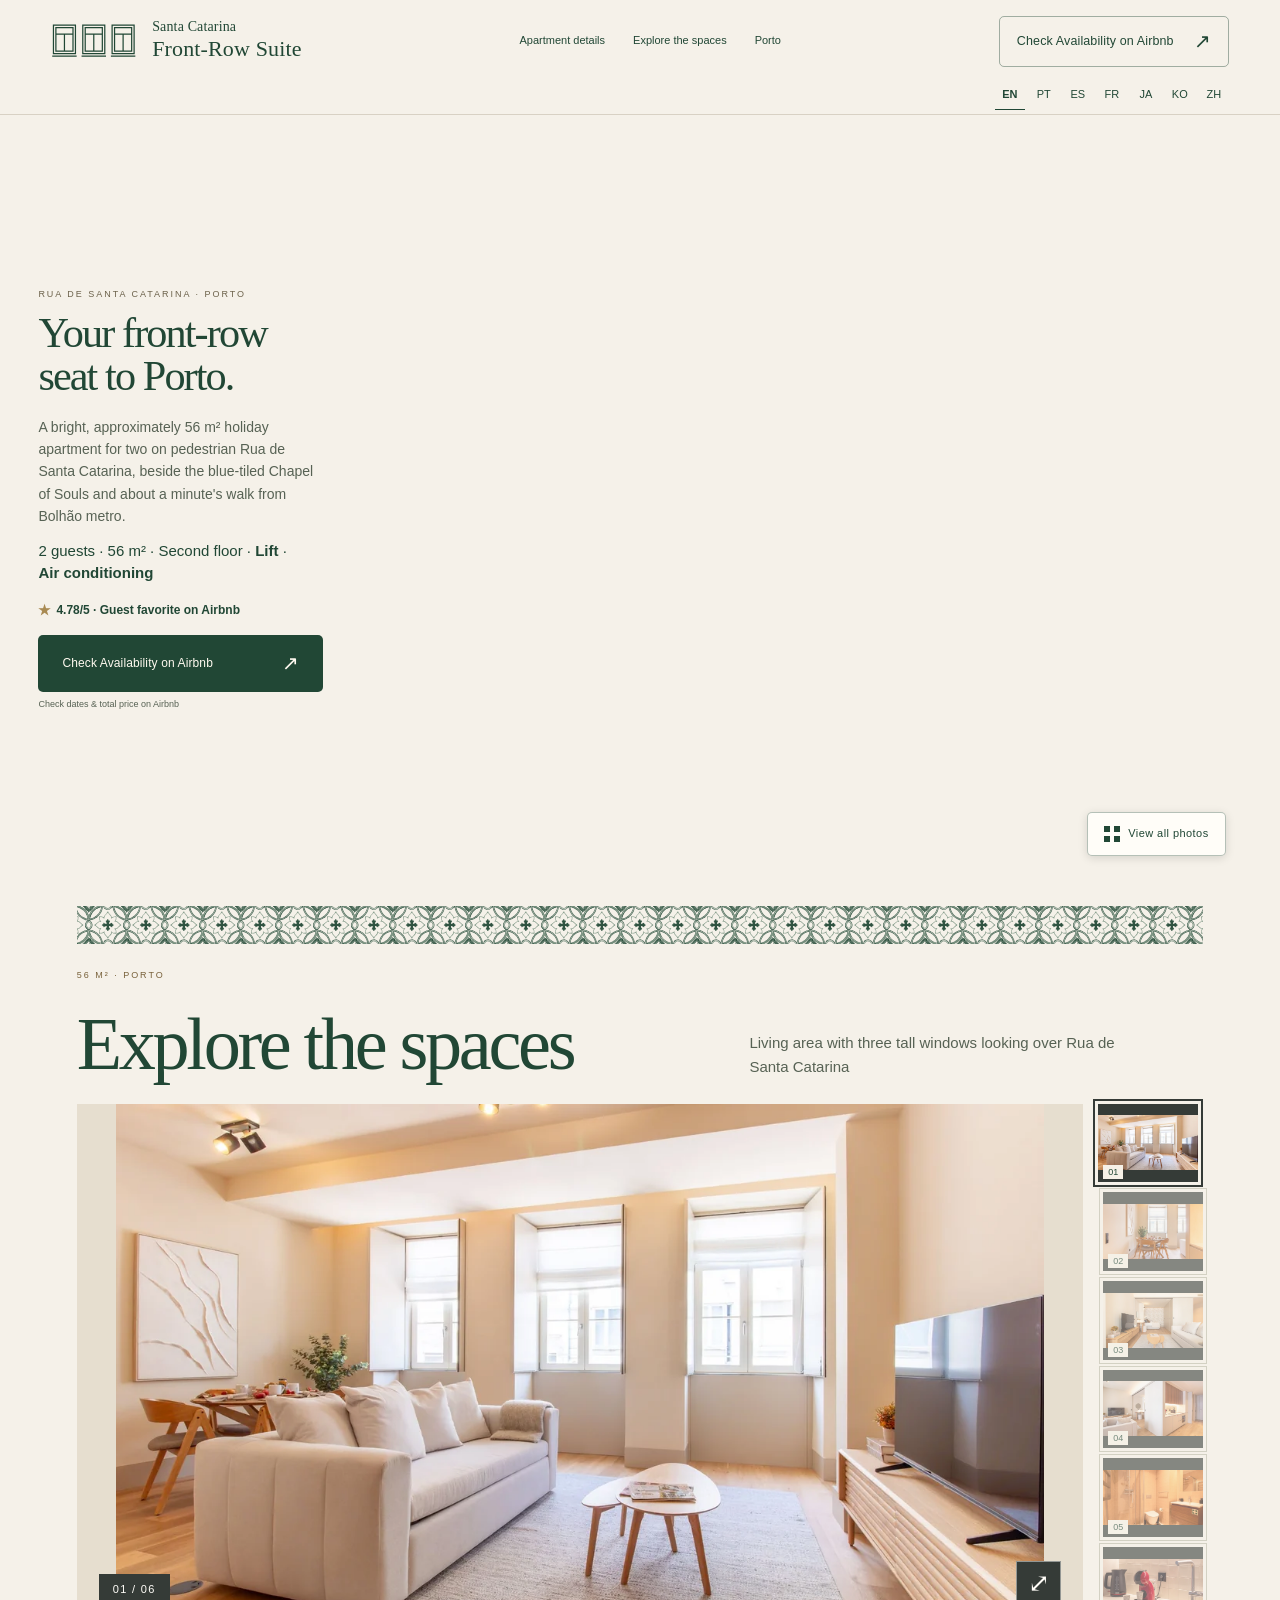
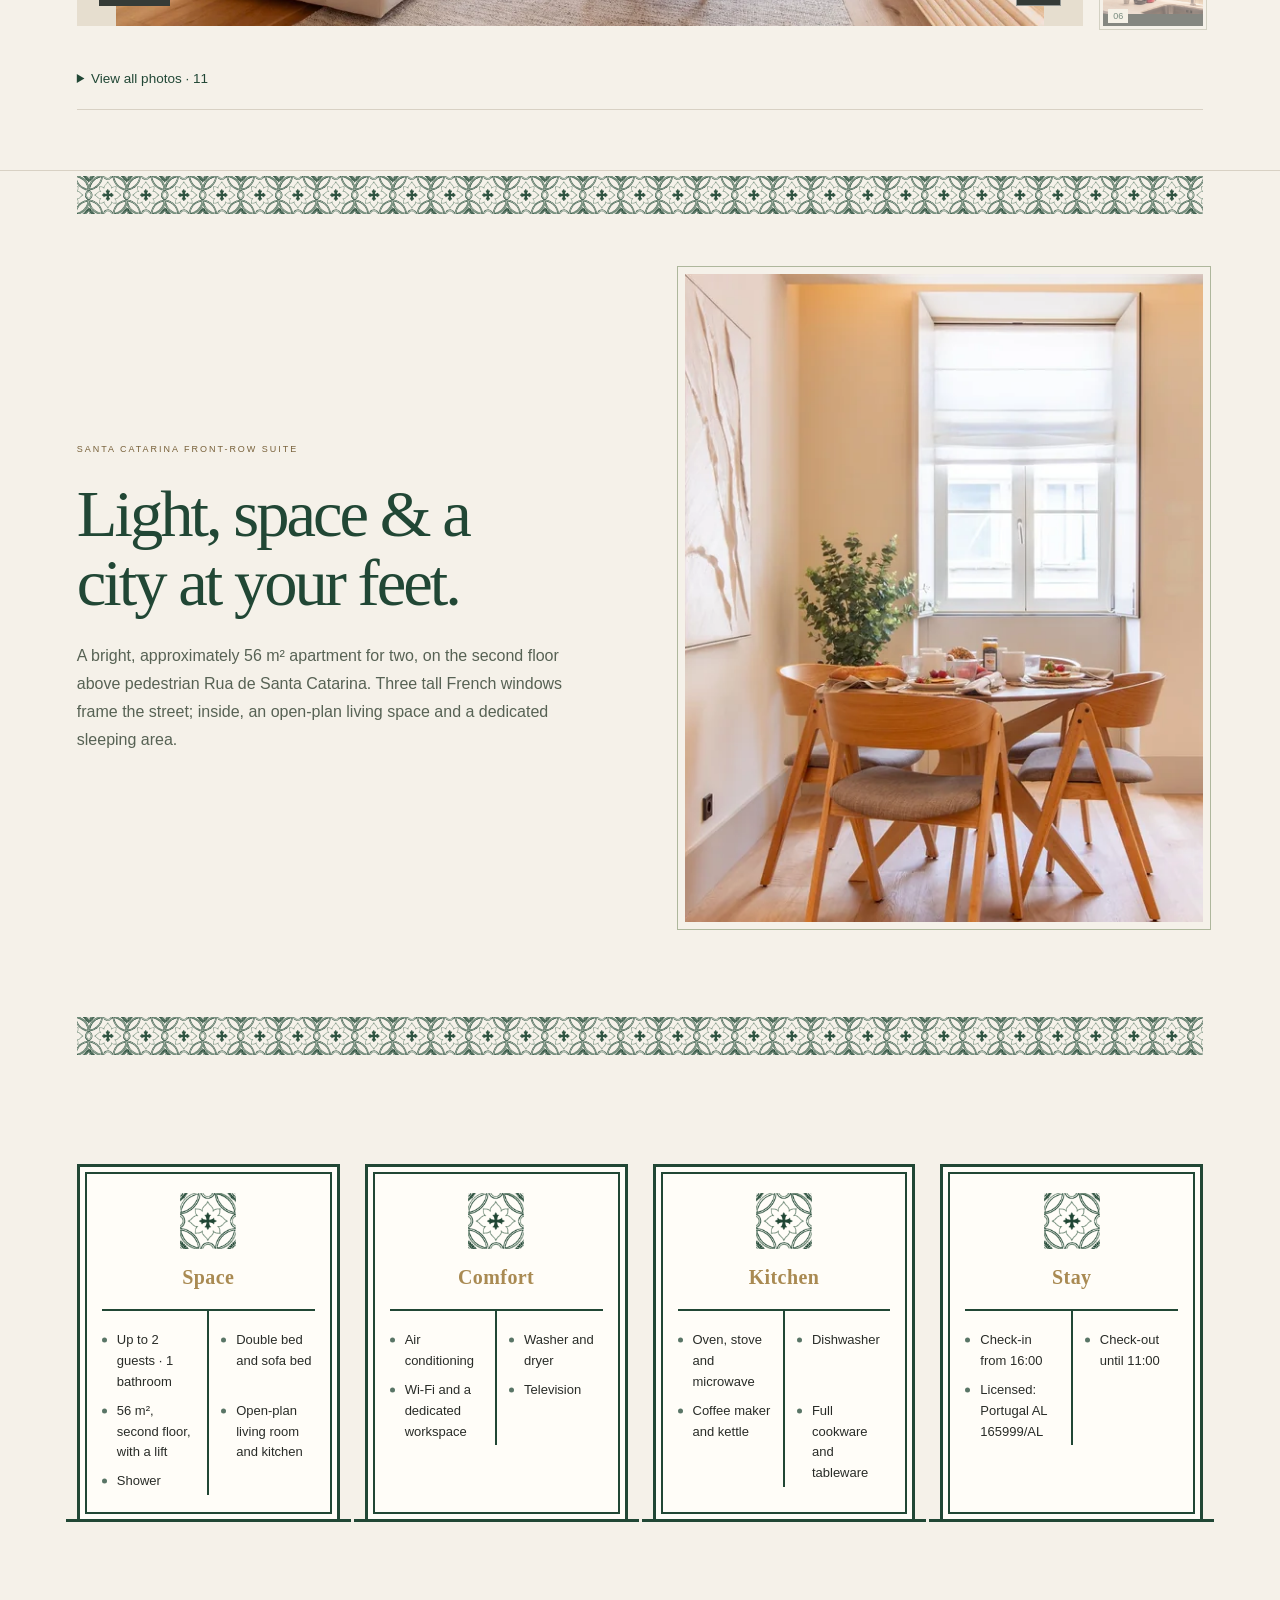
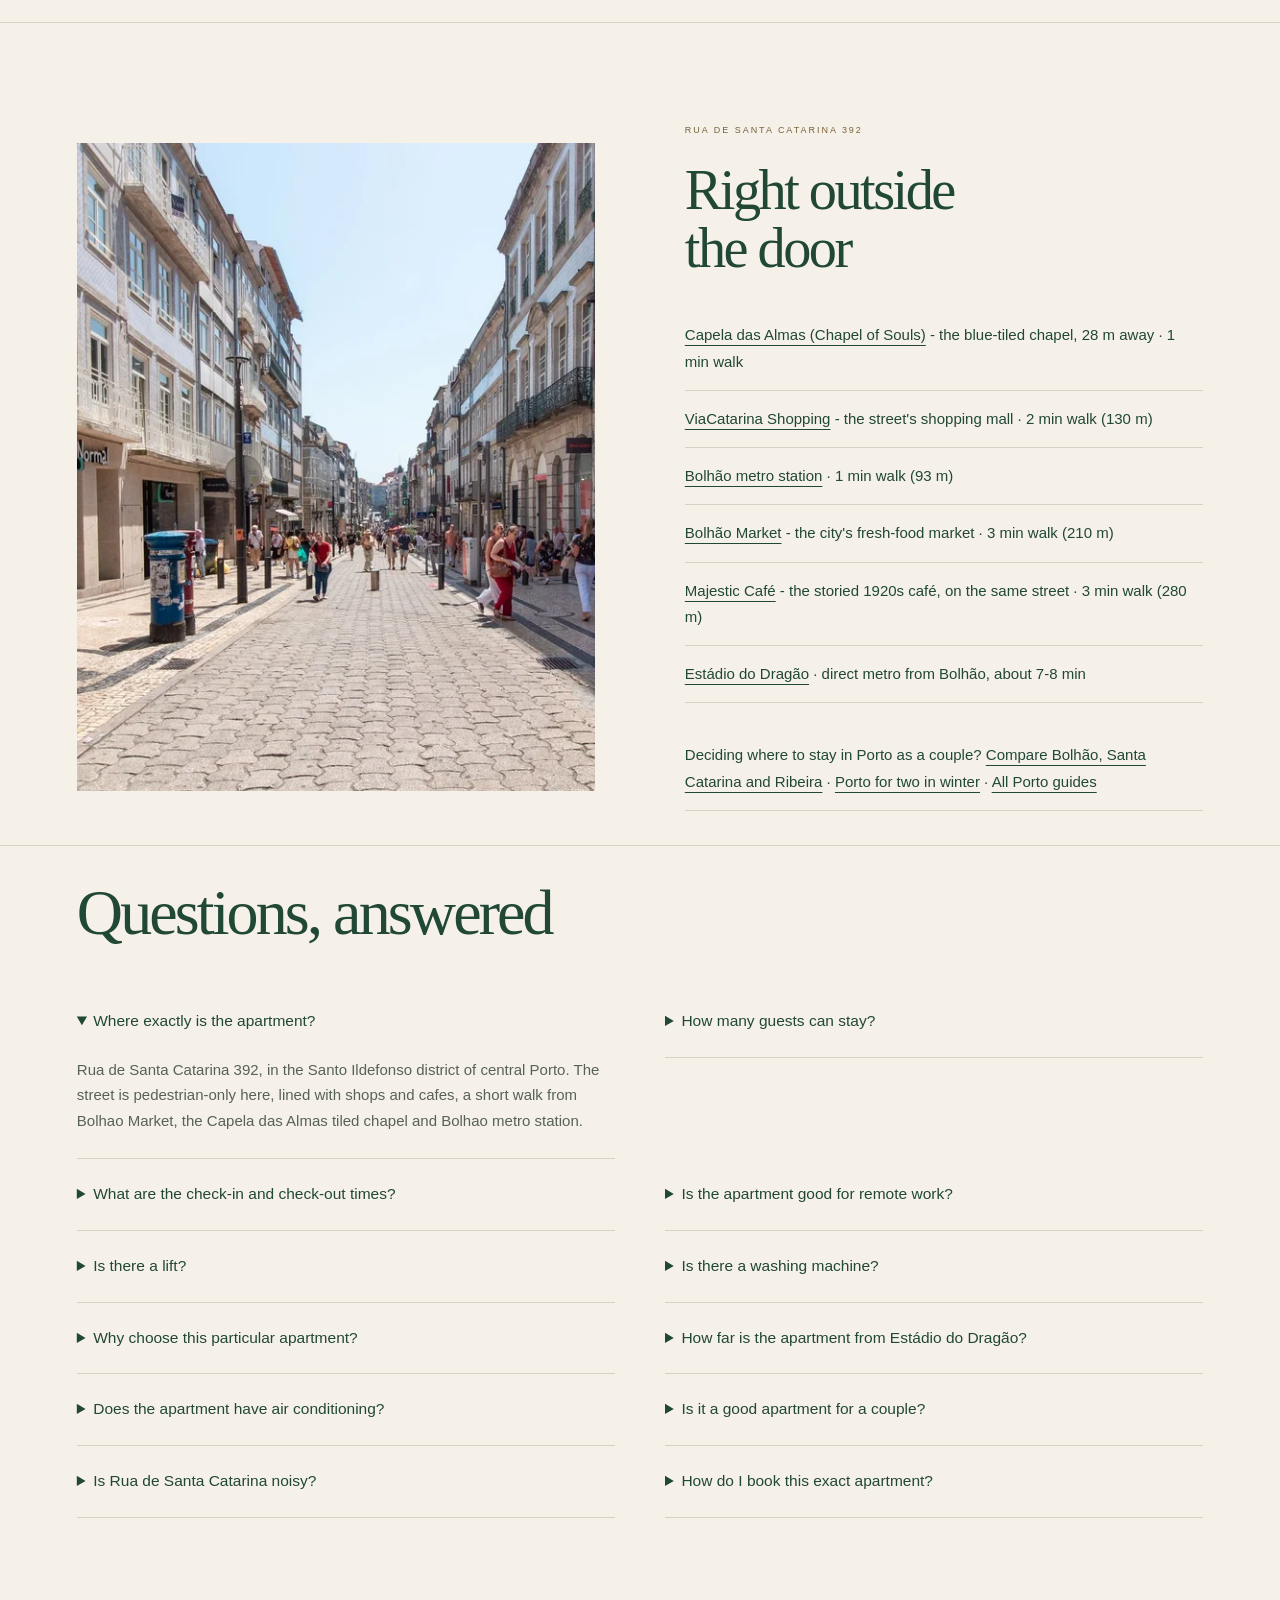
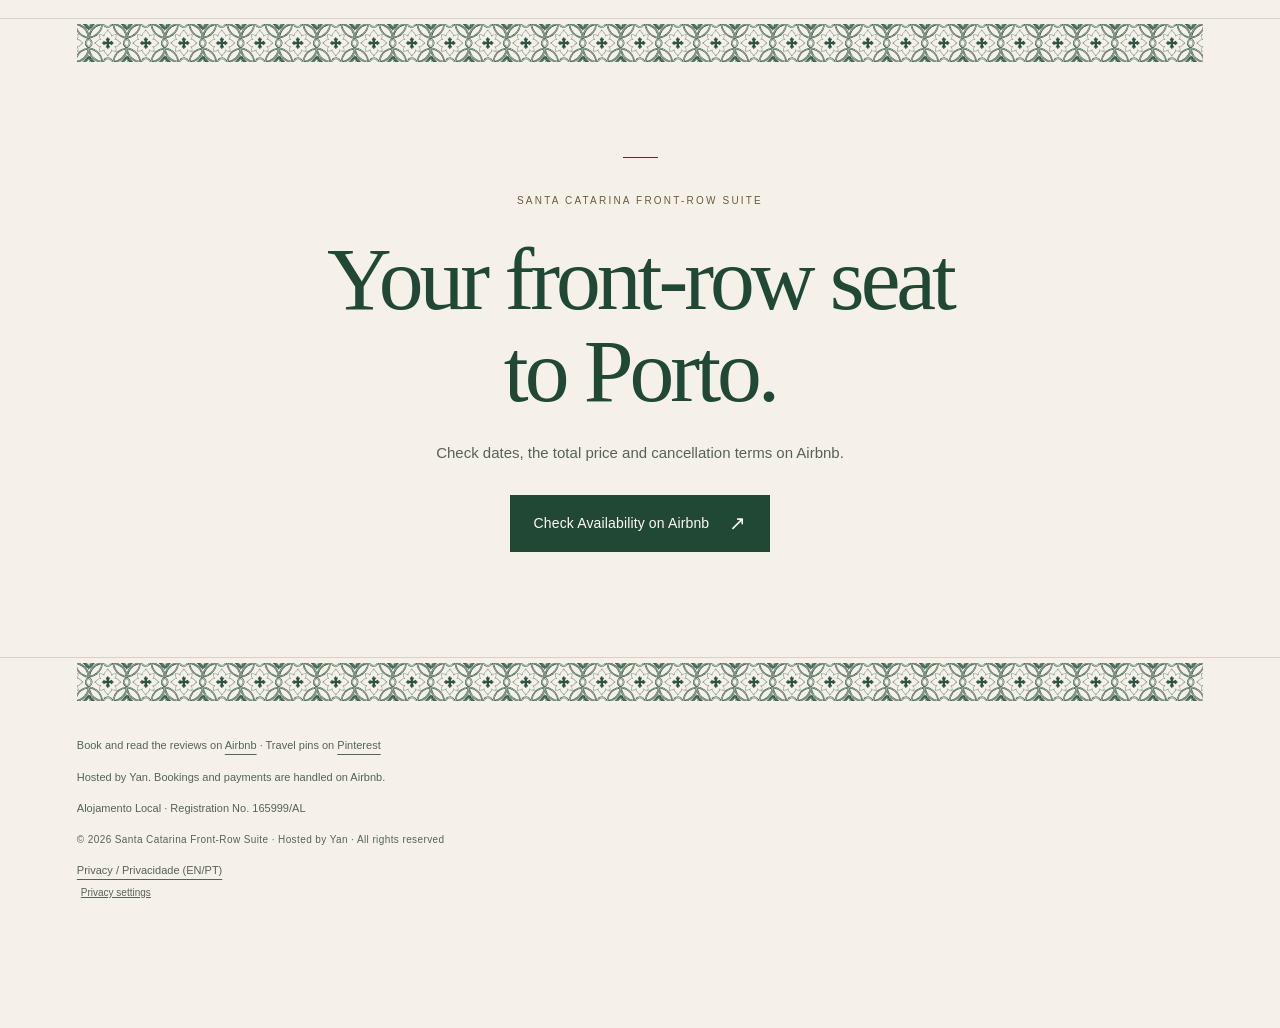
<file: index.html>
<!DOCTYPE html>

<html lang="en">
<head>
<script defer="" src="/privacy-analytics.js"></script>
<meta charset="utf-8"/>
<meta content="width=device-width, initial-scale=1" name="viewport"/>
<title>Porto Holiday Apartment for Two | Santa Catarina Front-Row Suite</title>
<meta content="A bright 56 m² holiday apartment for two on Rua de Santa Catarina, Porto. Beside the blue-tiled Chapel of Souls and near Bolhão metro. Book this exact suite on Airbnb." name="description"/>
<link href="https://frontrowporto.com/" rel="canonical"/>
<link href="https://frontrowporto.com/" hreflang="en" rel="alternate"/>
<link href="https://frontrowporto.com/pt/" hreflang="pt" rel="alternate"/>
<link href="https://frontrowporto.com/ja/" hreflang="ja" rel="alternate"/>
<link href="https://frontrowporto.com/ko/" hreflang="ko" rel="alternate"/>
<link href="https://frontrowporto.com/zh-cn/" hreflang="zh-Hans" rel="alternate"/>
<link href="https://frontrowporto.com/es/" hreflang="es" rel="alternate"/>
<link href="https://frontrowporto.com/fr/" hreflang="fr" rel="alternate"/>
<link href="https://frontrowporto.com/" hreflang="x-default" rel="alternate"/>
<meta content="Porto Holiday Apartment for Two | Santa Catarina Front-Row Suite" property="og:title"/>
<meta content="A bright 56 m² holiday apartment for two on Rua de Santa Catarina, Porto. Beside the blue-tiled Chapel of Souls and near Bolhão metro. Book this exact suite on Airbnb." property="og:description"/>
<meta content="website" property="og:type"/>
<meta content="https://frontrowporto.com/" property="og:url"/>
<meta content="https://frontrowporto.com/images/16-living-windows.jpg" property="og:image"/>
<script type="application/ld+json">{
  "@context": "https://schema.org",
  "@graph": [
    {
      "@type": "WebSite",
      "@id": "https://frontrowporto.com/#website",
      "url": "https://frontrowporto.com/",
      "name": "Santa Catarina Front-Row Suite"
    },
    {
      "@type": "WebPage",
      "@id": "https://frontrowporto.com/#webpage",
      "url": "https://frontrowporto.com/",
      "name": "Porto Holiday Apartment for Two | Santa Catarina Front-Row Suite",
      "inLanguage": "en",
      "isPartOf": {
        "@id": "https://frontrowporto.com/#website"
      },
      "mainEntity": {
        "@id": "https://frontrowporto.com/#rental"
      }
    },
    {
      "@type": "VacationRental",
      "additionalType": "Apartment",
      "identifier": "scfrs-001",
      "name": "Santa Catarina Front-Row Suite",
      "image": [
        "https://frontrowporto.com/images/16-living-windows.jpg",
        "https://frontrowporto.com/images/17-bed-area.jpg",
        "https://frontrowporto.com/images/18-bathroom-shower.jpg",
        "https://frontrowporto.com/images/19-open-kitchen.jpg",
        "https://frontrowporto.com/images/20-kitchen-coffee.jpg",
        "https://frontrowporto.com/images/21-dining-area.jpg",
        "https://frontrowporto.com/images/22-living-sofa-tv.jpg",
        "https://frontrowporto.com/images/23-dining-windows.jpg",
        "https://frontrowporto.com/images/24-pedestrian-street.jpg",
        "https://frontrowporto.com/images/25-street-entrance.jpg"
      ],
      "geo": {
        "@type": "GeoCoordinates",
        "latitude": 41.1496147,
        "longitude": -8.6057736
      },
      "checkinTime": "16:00",
      "checkoutTime": "11:00",
      "@id": "https://frontrowporto.com/#rental",
      "url": "https://frontrowporto.com/",
      "description": "A bright, approximately 56 m² apartment for two, on the second floor above pedestrian Rua de Santa Catarina. Three tall French windows frame the street; inside, an open-plan living space and a dedicated sleeping area.",
      "address": {
        "@type": "PostalAddress",
        "streetAddress": "Rua de Santa Catarina 392, 2 Frt Esq",
        "addressLocality": "Porto",
        "addressRegion": "Porto",
        "postalCode": "4000-443",
        "addressCountry": "PT"
      },
      "sameAs": [
        "https://www.airbnb.com/rooms/1455066495407495959"
      ],
      "containsPlace": {
        "@type": [
          "Accommodation",
          "Apartment"
        ],
        "additionalType": "EntirePlace",
        "@id": "https://frontrowporto.com/#apartment",
        "name": "Santa Catarina Front-Row Suite",
        "occupancy": {
          "@type": "QuantitativeValue",
          "value": 2,
          "maxValue": 2
        },
        "floorSize": {
          "@type": "QuantitativeValue",
          "value": 56,
          "unitCode": "MTK"
        },
        "floorLevel": "2",
        "numberOfBathroomsTotal": 1,
        "bed": [
          {
            "@type": "BedDetails",
            "typeOfBed": "Double",
            "numberOfBeds": 1
          },
          {
            "@type": "BedDetails",
            "typeOfBed": "Sofa bed",
            "numberOfBeds": 1
          }
        ],
        "amenityFeature": [
          {
            "@type": "LocationFeatureSpecification",
            "name": "wifi",
            "value": true
          },
          {
            "@type": "LocationFeatureSpecification",
            "name": "ac",
            "value": true
          },
          {
            "@type": "LocationFeatureSpecification",
            "name": "tv",
            "value": true
          },
          {
            "@type": "LocationFeatureSpecification",
            "name": "elevator",
            "value": true
          },
          {
            "@type": "LocationFeatureSpecification",
            "name": "kitchen",
            "value": true
          },
          {
            "@type": "LocationFeatureSpecification",
            "name": "licenseNum",
            "value": "Portugal AL: 165999/AL"
          },
          {
            "@type": "LocationFeatureSpecification",
            "name": "washerDryer",
            "value": true
          }
        ]
      }
    },
    {
      "@type": "FAQPage",
      "@id": "https://frontrowporto.com/#faq",
      "inLanguage": "en",
      "mainEntity": [
        {
          "@type": "Question",
          "name": "Where exactly is the apartment?",
          "acceptedAnswer": {
            "@type": "Answer",
            "text": "Rua de Santa Catarina 392, in the Santo Ildefonso district of central Porto. The street is pedestrian-only here, lined with shops and cafes, a short walk from Bolhao Market, the Capela das Almas tiled chapel and Bolhao metro station."
          }
        },
        {
          "@type": "Question",
          "name": "How many guests can stay?",
          "acceptedAnswer": {
            "@type": "Answer",
            "text": "A double bed and a sofa bed offer flexible sleeping arrangements for two guests, including friends who prefer separate beds. Maximum occupancy: 2 guests."
          }
        },
        {
          "@type": "Question",
          "name": "What are the check-in and check-out times?",
          "acceptedAnswer": {
            "@type": "Answer",
            "text": "Check-in is from 16:00 and check-out is until 11:00. Details and any flexibility are confirmed with each booking on Airbnb."
          }
        },
        {
          "@type": "Question",
          "name": "Is the apartment good for remote work?",
          "acceptedAnswer": {
            "@type": "Answer",
            "text": "Yes. There is Wi-Fi and a dedicated workspace, and the living area gets daylight through three tall windows."
          }
        },
        {
          "@type": "Question",
          "name": "Is there a lift?",
          "acceptedAnswer": {
            "@type": "Answer",
            "text": "Yes. The apartment is on the second floor and the building has a lift. Ask through Airbnb about any entrance steps or specific access needs."
          }
        },
        {
          "@type": "Question",
          "name": "Is there a washing machine?",
          "acceptedAnswer": {
            "@type": "Answer",
            "text": "Yes, a washer and a dryer are inside the apartment, which makes longer stays easy."
          }
        },
        {
          "@type": "Question",
          "name": "Why choose this particular apartment?",
          "acceptedAnswer": {
            "@type": "Answer",
            "text": "Three tall French windows frame Rua de Santa Catarina from the second floor. Approximately 56 m², natural light and an open living space give two guests a welcoming base in central Porto."
          }
        },
        {
          "@type": "Question",
          "name": "How far is the apartment from Estádio do Dragão?",
          "acceptedAnswer": {
            "@type": "Answer",
            "text": "Bolhão metro station is about a one-minute walk from the apartment. From there, a direct metro ride to Estádio do Dragão takes about 7 to 8 minutes, with no changes. The stadium is home to FC Porto, has hosted Portugal's national team and is a 2030 FIFA World Cup venue. A convenient base for fans visiting Porto for a match."
          }
        },
        {
          "@type": "Question",
          "name": "Does the apartment have air conditioning?",
          "acceptedAnswer": {
            "@type": "Answer",
            "text": "Yes, the apartment has air conditioning."
          }
        },
        {
          "@type": "Question",
          "name": "Is it a good apartment for a couple?",
          "acceptedAnswer": {
            "@type": "Answer",
            "text": "Yes. It’s a comfortable base for two, with a double bed, a kitchen and a bright living area with three tall French windows overlooking Rua de Santa Catarina."
          }
        },
        {
          "@type": "Question",
          "name": "Is Rua de Santa Catarina noisy?",
          "acceptedAnswer": {
            "@type": "Answer",
            "text": "The apartment overlooks a pedestrian shopping street with cafés, so you may hear some street noise. For a sense of what to expect, check recent Airbnb guest reviews or send us a message before booking."
          }
        },
        {
          "@type": "Question",
          "name": "How do I book this exact apartment?",
          "acceptedAnswer": {
            "@type": "Answer",
            "text": "Use our Airbnb button to open listing 1455066495407495959, Santa Catarina Front-Row Suite. Airbnb shows live dates, total prices and the booking and cancellation conditions."
          }
        }
      ]
    }
  ]
}</script>
<meta content="max-image-preview:large" name="robots"/><meta content="#442b36" name="theme-color"/><meta content="Santa Catarina Front-Row Suite" property="og:site_name"/><meta content="1200" property="og:image:width"/><meta content="675" property="og:image:height"/><meta content="Living area with three tall windows looking over Rua de Santa Catarina" property="og:image:alt"/><link href="assets/favicon.svg" rel="icon" type="image/svg+xml"/><link href="assets/common.css" rel="stylesheet"/><link href="assets/theme.css" rel="stylesheet"/><script defer="True" src="assets/main.js"></script><link href="assets/icon-32.png" rel="icon" sizes="32x32" type="image/png"/><link href="assets/icon-180.png" rel="apple-touch-icon"/><link href="assets/icon-16.png" rel="icon" sizes="16x16" type="image/png"/></head>
<body class="aplus jewel"><a class="skip" href="#main">Skip to content</a><header class="site-header"><a class="brand" href="#main"><span aria-hidden="true" class="window-mark"><svg fill="none" viewbox="0 0 216 88" xmlns="http://www.w3.org/2000/svg"><path d="M6 5h54v70h-54z M12 11h42v58h-42z M12 27h42 M33 27v42 M3 81h60 M78 5h54v70h-54z M84 11h42v58h-42z M84 27h42 M105 27v42 M75 81h60 M150 5h54v70h-54z M156 11h42v58h-42z M156 27h42 M177 27v42 M147 81h60" stroke="currentColor" stroke-linejoin="miter" stroke-width="3"></path></svg></span><span>Santa Catarina<br/><b>Front-Row Suite</b></span></a><nav aria-label="Explore" class="top-links"><a href="#apartment">Apartment details</a><a href="#spaces">Explore the spaces</a><a href="#neighbourhood">Porto</a></nav><a class="cta header-book" data-booking="header" href="https://www.airbnb.com/rooms/1455066495407495959" rel="noopener">Check Availability on Airbnb<span aria-hidden="true">↗</span></a></header><nav aria-label="Languages" class="languages"><a aria-current="page" href="index.html" lang="en">EN</a><a href="pt/index.html" lang="pt">PT</a><a href="es/index.html" lang="es">ES</a><a href="fr/index.html" lang="fr">FR</a><a href="ja/index.html" lang="ja">JA</a><a href="ko/index.html" lang="ko">KO</a><a href="zh-cn/index.html" lang="zh-Hans">ZH</a></nav><main id="main"><section class="hero cinematic"><div class="hero-copy"><div class="hero-introduction"><p class="eyebrow">RUA DE SANTA CATARINA · PORTO</p><h1><span class="headline-part" style="--step:0">Your front-row</span> <span class="headline-part" style="--step:1">seat to Porto.</span></h1></div><div class="hero-summary"><p class="hero-lede">A bright, approximately 56 m² holiday apartment for two on pedestrian Rua de Santa Catarina, beside the blue-tiled Chapel of Souls and about a minute's walk from Bolhão metro.</p><p class="hero-facts">2 guests · 56 m² · Second floor · <strong>Lift</strong> · <strong>Air conditioning</strong></p><a class="hero-proof" data-booking="social-proof" href="https://www.airbnb.com/rooms/1455066495407495959" rel="noopener"><span aria-hidden="true">★</span> 4.78/5 · Guest favorite on Airbnb</a><a class="cta" data-booking="hero" href="https://www.airbnb.com/rooms/1455066495407495959" rel="noopener">Check Availability on Airbnb<span aria-hidden="true">↗</span></a><p class="booking-note">Check dates &amp; total price on Airbnb</p></div></div><div class="hero-media"><picture class="hero-photo"><source media="(min-width:761px)" srcset="images/16-living-windows-full.webp" type="image/webp"/><source sizes="(max-width:760px) 100vw, 80vw" srcset="images/16-living-windows-640.webp 640w, images/16-living-windows-1200.webp 1200w, images/16-living-windows-1920.webp 1920w" type="image/webp"/><img alt="Living area with three tall windows looking over Rua de Santa Catarina" decoding="async" fetchpriority="high" height="1080" src="images/16-living-windows.jpg" width="1920"/></picture><button class="hero-gallery" data-open-gallery="0">View all photos</button><a class="scroll-cue" href="#spaces">Explore ↓</a></div></section><div aria-hidden="true" class="ceramic-strip"></div><section class="section photo-section reveal" id="spaces"><div class="space-experience"><div><div class="section-heading"><p class="eyebrow">56 M² · PORTO</p><h2>Explore the spaces</h2></div><p aria-live="polite" class="space-caption">A bright, approximately 56 m² apartment for two, on the second floor above pedestrian Rua de Santa Catarina. Three tall French windows frame the street; inside, an open-plan living space and a dedicated sleeping area.</p></div><div class="explorer" id="explorer"><div class="stage"><picture class="hero-photo"><source media="(min-width:761px)" srcset="images/16-living-windows-full.webp" type="image/webp"/><source sizes="(max-width:760px) 100vw, 80vw" srcset="images/16-living-windows-640.webp 640w, images/16-living-windows-1200.webp 1200w, images/16-living-windows-1920.webp 1920w" type="image/webp"/><img alt="Living area with three tall windows looking over Rua de Santa Catarina" decoding="async" fetchpriority="high" height="1080" src="images/16-living-windows.jpg" width="1920"/></picture><button aria-label="View all photos" class="expand-photo" data-open-gallery="0">⤢</button><p aria-live="polite" class="stage-count">01 / 06</p></div><div aria-label="Explore the spaces" class="space-tabs" role="tablist"></div><noscript></noscript></div></div><details class="gallery-archive"><summary class="gallery-summary">View all photos · 11</summary><div class="photo-grid"><button class="gallery-tile tile-0" data-open-gallery="0" title="View all photos"><picture class=""><source sizes="(max-width:760px) 100vw, 80vw" srcset="images/16-living-windows-640.webp 640w, images/16-living-windows-1200.webp 1200w, images/16-living-windows-1920.webp 1920w" type="image/webp"/><img alt="Living area with three tall windows looking over Rua de Santa Catarina" decoding="async" height="1080" loading="lazy" src="images/16-living-windows.jpg" width="1920"/></picture><span aria-hidden="true">01 / 11 ↗</span></button><button class="gallery-tile tile-1" data-open-gallery="1" title="View all photos"><picture class=""><source sizes="(max-width:760px) 100vw, 80vw" srcset="images/23-dining-windows-640.webp 640w, images/23-dining-windows-1200.webp 1200w, images/23-dining-windows-1920.webp 1920w" type="image/webp"/><img alt="Dining area with street-facing windows" decoding="async" height="1080" loading="lazy" src="images/23-dining-windows.jpg" width="1920"/></picture><span aria-hidden="true">02 / 11 ↗</span></button><button class="gallery-tile tile-2" data-open-gallery="2" title="View all photos"><picture class=""><source sizes="(max-width:760px) 100vw, 80vw" srcset="images/17-bed-area-640.webp 640w, images/17-bed-area-1200.webp 1200w, images/17-bed-area-1920.webp 1920w" type="image/webp"/><img alt="View from the living area toward the double-bed sleeping space." decoding="async" height="1080" loading="lazy" src="images/17-bed-area.jpg" width="1920"/></picture><span aria-hidden="true">03 / 11 ↗</span></button><button class="gallery-tile tile-3" data-open-gallery="3" title="View all photos"><picture class=""><source sizes="(max-width:760px) 100vw, 80vw" srcset="images/19-open-kitchen-640.webp 640w, images/19-open-kitchen-1200.webp 1200w, images/19-open-kitchen-1920.webp 1920w" type="image/webp"/><img alt="Open-plan kitchen and living area" decoding="async" height="1080" loading="lazy" src="images/19-open-kitchen.jpg" width="1920"/></picture><span aria-hidden="true">04 / 11 ↗</span></button><button class="gallery-tile tile-4" data-open-gallery="4" title="View all photos"><picture class=""><source sizes="(max-width:760px) 100vw, 80vw" srcset="images/18-bathroom-shower-640.webp 640w, images/18-bathroom-shower-1200.webp 1200w, images/18-bathroom-shower-1920.webp 1920w" type="image/webp"/><img alt="Bathroom with shower" decoding="async" height="1080" loading="lazy" src="images/18-bathroom-shower.jpg" width="1920"/></picture><span aria-hidden="true">05 / 11 ↗</span></button><button class="gallery-tile tile-5" data-open-gallery="5" title="View all photos"><picture class=""><source sizes="(max-width:760px) 100vw, 80vw" srcset="images/20-kitchen-coffee-640.webp 640w, images/20-kitchen-coffee-1200.webp 1200w, images/20-kitchen-coffee-1920.webp 1920w" type="image/webp"/><img alt="Kitchen coffee corner with coffee maker and kettle" decoding="async" height="1080" loading="lazy" src="images/20-kitchen-coffee.jpg" width="1920"/></picture><span aria-hidden="true">06 / 11 ↗</span></button><button class="gallery-tile tile-6" data-open-gallery="6" title="View all photos"><picture class=""><source sizes="(max-width:760px) 100vw, 80vw" srcset="images/21-dining-area-640.webp 640w, images/21-dining-area-1200.webp 1200w, images/21-dining-area-1920.webp 1920w" type="image/webp"/><img alt="Dining table by the window" decoding="async" height="1080" loading="lazy" src="images/21-dining-area.jpg" width="1920"/></picture><span aria-hidden="true">07 / 11 ↗</span></button><button class="gallery-tile tile-7" data-open-gallery="7" title="View all photos"><picture class=""><source sizes="(max-width:760px) 100vw, 80vw" srcset="images/22-living-sofa-tv-640.webp 640w, images/22-living-sofa-tv-1200.webp 1200w, images/22-living-sofa-tv-1920.webp 1920w" type="image/webp"/><img alt="Sofa and television in the living area" decoding="async" height="1080" loading="lazy" src="images/22-living-sofa-tv.jpg" width="1920"/></picture><span aria-hidden="true">08 / 11 ↗</span></button><button class="gallery-tile tile-8" data-open-gallery="8" title="View all photos"><picture class=""><source sizes="(max-width:760px) 100vw, 80vw" srcset="images/24-pedestrian-street-640.webp 640w, images/24-pedestrian-street-1200.webp 1200w, images/24-pedestrian-street-1920.webp 1920w" type="image/webp"/><img alt="Pedestrian Rua de Santa Catarina outside the building" decoding="async" height="1080" loading="lazy" src="images/24-pedestrian-street.jpg" width="1920"/></picture><span aria-hidden="true">09 / 11 ↗</span></button><button class="gallery-tile tile-9" data-open-gallery="9" title="View all photos"><picture class=""><source sizes="(max-width:760px) 100vw, 80vw" srcset="images/25-street-entrance-640.webp 640w, images/25-street-entrance-1200.webp 1200w, images/25-street-entrance-1920.webp 1920w" type="image/webp"/><img alt="Building entrance on Rua de Santa Catarina" decoding="async" height="1080" loading="lazy" src="images/25-street-entrance.jpg" width="1920"/></picture><span aria-hidden="true">10 / 11 ↗</span></button><button class="gallery-tile tile-10" data-open-gallery="10" title="View all photos"><picture class=""><source sizes="(max-width:760px) 100vw, 80vw" srcset="images/26-kitchen-dining-640.webp 640w, images/26-kitchen-dining-1200.webp 1200w, images/26-kitchen-dining-1920.webp 1920w" type="image/webp"/><img alt="Open kitchen with dining area" decoding="async" height="1080" loading="lazy" src="images/26-kitchen-dining.jpg" width="1920"/></picture><span aria-hidden="true">11 / 11 ↗</span></button></div></details></section><div aria-hidden="true" class="ceramic-strip"></div><section class="section story reveal" id="apartment"><div class="section-intro"><p class="eyebrow">SANTA CATARINA FRONT-ROW SUITE</p><h2>Light, space &amp; a city at your feet.</h2><p>A bright, approximately 56 m² apartment for two, on the second floor above pedestrian Rua de Santa Catarina. Three tall French windows frame the street; inside, an open-plan living space and a dedicated sleeping area.</p></div><div class="story-image"><picture class=""><source sizes="(max-width:760px) 100vw, 80vw" srcset="images/23-dining-windows-640.webp 640w, images/23-dining-windows-1200.webp 1200w, images/23-dining-windows-1920.webp 1920w" type="image/webp"/><img alt="Dining area with street-facing windows" decoding="async" height="1080" loading="lazy" src="images/23-dining-windows.jpg" width="1920"/></picture></div><div aria-hidden="true" class="ceramic-strip"></div><div class="amenities"><div class="cols">
<div class="card"><h3>Space</h3><ul><li>Up to 2 guests · 1 bathroom</li><li>Double bed and sofa bed</li><li>56 m², second floor, with a lift</li><li>Open-plan living room and kitchen</li><li>Shower</li></ul></div>
<div class="card"><h3>Comfort</h3><ul><li>Air conditioning</li><li>Washer and dryer</li><li>Wi-Fi and a dedicated workspace</li><li>Television</li></ul></div>
<div class="card"><h3>Kitchen</h3><ul><li>Oven, stove and microwave</li><li>Dishwasher</li><li>Coffee maker and kettle</li><li>Full cookware and tableware</li></ul></div>
<div class="card"><h3>Stay</h3><ul><li>Check-in from 16:00</li><li>Check-out until 11:00</li><li>Licensed: Portugal AL 165999/AL</li></ul></div>
</div></div></section><section class="section location reveal" id="neighbourhood"><div class="location-visual"><picture class=""><source sizes="(max-width:760px) 100vw, 80vw" srcset="images/24-pedestrian-street-640.webp 640w, images/24-pedestrian-street-1200.webp 1200w, images/24-pedestrian-street-1920.webp 1920w" type="image/webp"/><img alt="Pedestrian Rua de Santa Catarina outside the building" decoding="async" height="1080" loading="lazy" src="images/24-pedestrian-street.jpg" width="1920"/></picture></div><div class="location-copy"><p class="eyebrow">RUA DE SANTA CATARINA 392</p><h2>Right outside the door</h2><div class="near">
<p><a href="https://maps.app.goo.gl/hY1isak9ZaEqeWXXA" rel="noopener">Capela das Almas (Chapel of Souls)</a> - the blue-tiled chapel, 28 m away · 1 min walk</p>
<p><a href="https://maps.app.goo.gl/fqNXAoGM25nufwLj7" rel="noopener">ViaCatarina Shopping</a> - the street's shopping mall · 2 min walk (130 m)</p>
<p><a href="https://maps.app.goo.gl/WmuZivPvdRuzqKs18" rel="noopener">Bolhão metro station</a> · 1 min walk (93 m)</p>
<p><a href="https://maps.app.goo.gl/CtZPgoXBhQ2FH2Q48" rel="noopener">Bolhão Market</a> - the city's fresh-food market · 3 min walk (210 m)</p>
<p><a href="https://maps.app.goo.gl/dxZPnbV4CiZjx5Y49" rel="noopener">Majestic Café</a> - the storied 1920s café, on the same street · 3 min walk (280 m)</p>
<p><a href="https://www.google.com/maps/search/?api=1&amp;query=Est%C3%A1dio+do+Drag%C3%A3o" rel="noopener">Estádio do Dragão</a> · direct metro from Bolhão, about 7-8 min</p>
<p style="margin-top:24px;font-size:15px">Deciding where to stay in Porto as a couple? <a href="/guides/where-to-stay-porto-for-two/">Compare Bolhão, Santa Catarina and Ribeira</a> · <a href="/guides/porto-for-two-in-winter/" hreflang="en">Porto for two in winter</a> · <a href="/guides/">All Porto guides</a></p></div></div></section><section class="section questions reveal"><h2>Questions, answered</h2><div class="faq">
<details open=""><summary>Where exactly is the apartment?</summary><p>Rua de Santa Catarina 392, in the Santo Ildefonso district of central Porto. The street is pedestrian-only here, lined with shops and cafes, a short walk from Bolhao Market, the Capela das Almas tiled chapel and Bolhao metro station.</p></details>
<details><summary>How many guests can stay?</summary><p>A double bed and a sofa bed offer flexible sleeping arrangements for two guests, including friends who prefer separate beds. Maximum occupancy: 2 guests.</p></details>
<details><summary>What are the check-in and check-out times?</summary><p>Check-in is from 16:00 and check-out is until 11:00. Details and any flexibility are confirmed with each booking on Airbnb.</p></details>
<details><summary>Is the apartment good for remote work?</summary><p>Yes. There is Wi-Fi and a dedicated workspace, and the living area gets daylight through three tall windows.</p></details>
<details><summary>Is there a lift?</summary><p>Yes. The apartment is on the second floor and the building has a lift. Ask through Airbnb about any entrance steps or specific access needs.</p></details>
<details><summary>Is there a washing machine?</summary><p>Yes, a washer and a dryer are inside the apartment, which makes longer stays easy.</p></details>
<details><summary>Why choose this particular apartment?</summary><p>Three tall French windows frame Rua de Santa Catarina from the second floor. Approximately 56 m², natural light and an open living space give two guests a welcoming base in central Porto.</p></details>
<details><summary>How far is the apartment from Estádio do Dragão?</summary><p>Bolhão metro station is about a one-minute walk from the apartment. From there, a direct metro ride to Estádio do Dragão takes about 7 to 8 minutes, with no changes. The stadium is home to FC Porto, has hosted Portugal's national team and is a 2030 FIFA World Cup venue. A convenient base for fans visiting Porto for a match.</p></details>
<details><summary>Does the apartment have air conditioning?</summary><p>Yes, the apartment has air conditioning.</p></details>
<details><summary>Is it a good apartment for a couple?</summary><p>Yes. It’s a comfortable base for two, with a double bed, a kitchen and a bright living area with three tall French windows overlooking Rua de Santa Catarina.</p></details>
<details><summary>Is Rua de Santa Catarina noisy?</summary><p>The apartment overlooks a pedestrian shopping street with cafés, so you may hear some street noise. For a sense of what to expect, check recent Airbnb guest reviews or send us a message before booking.</p></details>
<details><summary>How do I book this exact apartment?</summary><p>Use our Airbnb button to open listing 1455066495407495959, Santa Catarina Front-Row Suite. Airbnb shows live dates, total prices and the booking and cancellation conditions.</p></details></div></section><div aria-hidden="true" class="ceramic-strip"></div><section class="closing reveal"><p class="eyebrow">SANTA CATARINA FRONT-ROW SUITE</p><h2>Your front-row seat to Porto.</h2><p>Check dates, the total price and cancellation terms on Airbnb.</p><a class="cta" data-booking="closing" href="https://www.airbnb.com/rooms/1455066495407495959" rel="noopener">Check Availability on Airbnb<span aria-hidden="true">↗</span></a></section><div aria-hidden="true" class="ceramic-strip"></div></main><footer>
<p>Book and read the reviews on <a data-placement="footer" href="https://www.airbnb.com/rooms/1455066495407495959" rel="noopener">Airbnb</a> · Travel pins on <a href="https://pt.pinterest.com/scfrontrowporto/" rel="noopener">Pinterest</a></p>
<p>Hosted by Yan. Bookings and payments are handled on Airbnb.</p>
<p class="al-registration">Alojamento Local · Registration No. 165999/AL</p><p class="rights">© 2026 Santa Catarina Front-Row Suite · Hosted by Yan · All rights reserved</p><p><a href="/privacy.html">Privacy / Privacidade (EN/PT)</a></p></footer><div aria-label="Check Availability on Airbnb" class="mobile-book" role="region"><span aria-hidden="true" class="window-mark bar-mark"><svg fill="none" viewbox="0 0 216 88" xmlns="http://www.w3.org/2000/svg"><path d="M6 5h54v70h-54z M12 11h42v58h-42z M12 27h42 M33 27v42 M3 81h60 M78 5h54v70h-54z M84 11h42v58h-42z M84 27h42 M105 27v42 M75 81h60 M150 5h54v70h-54z M156 11h42v58h-42z M156 27h42 M177 27v42 M147 81h60" stroke="currentColor" stroke-linejoin="miter" stroke-width="3"></path></svg></span><span>Santa Catarina<br/><b>Front-Row Suite</b></span><a class="cta" data-booking="mobile" href="https://www.airbnb.com/rooms/1455066495407495959" rel="noopener">Check Availability on Airbnb<span aria-hidden="true">↗</span></a></div><dialog aria-label="View all photos" class="lightbox"><div class="lightbox-bar"><span aria-live="polite" class="photo-counter"></span><button aria-label="Close gallery" class="close-gallery">×</button></div><img alt="" class="lightbox-img"/><div class="lightbox-bottom"><button aria-label="Previous photo" class="prev">←</button><p class="photo-caption"></p><button aria-label="Next photo" class="next">→</button></div></dialog><script id="gallery-data" type="application/json">[{"src": "images/16-living-windows-full.webp", "alt": "Living area with three tall windows looking over Rua de Santa Catarina", "thumb": "images/16-living-windows-640.webp"}, {"src": "images/23-dining-windows-full.webp", "alt": "Dining area with street-facing windows", "thumb": "images/23-dining-windows-640.webp"}, {"src": "images/17-bed-area-full.webp", "alt": "View from the living area toward the double-bed sleeping space.", "thumb": "images/17-bed-area-640.webp"}, {"src": "images/19-open-kitchen-full.webp", "alt": "Open-plan kitchen and living area", "thumb": "images/19-open-kitchen-640.webp"}, {"src": "images/18-bathroom-shower-full.webp", "alt": "Bathroom with shower", "thumb": "images/18-bathroom-shower-640.webp"}, {"src": "images/20-kitchen-coffee-full.webp", "alt": "Kitchen coffee corner with coffee maker and kettle", "thumb": "images/20-kitchen-coffee-640.webp"}, {"src": "images/21-dining-area-full.webp", "alt": "Dining table by the window", "thumb": "images/21-dining-area-640.webp"}, {"src": "images/22-living-sofa-tv-full.webp", "alt": "Sofa and television in the living area", "thumb": "images/22-living-sofa-tv-640.webp"}, {"src": "images/24-pedestrian-street-full.webp", "alt": "Pedestrian Rua de Santa Catarina outside the building", "thumb": "images/24-pedestrian-street-640.webp"}, {"src": "images/25-street-entrance-full.webp", "alt": "Building entrance on Rua de Santa Catarina", "thumb": "images/25-street-entrance-640.webp"}, {"src": "images/26-kitchen-dining-full.webp", "alt": "Open kitchen with dining area", "thumb": "images/26-kitchen-dining-640.webp"}]</script>
</body>
                                                                                                                                                                                                                                                                                                                                   </html>
</file>
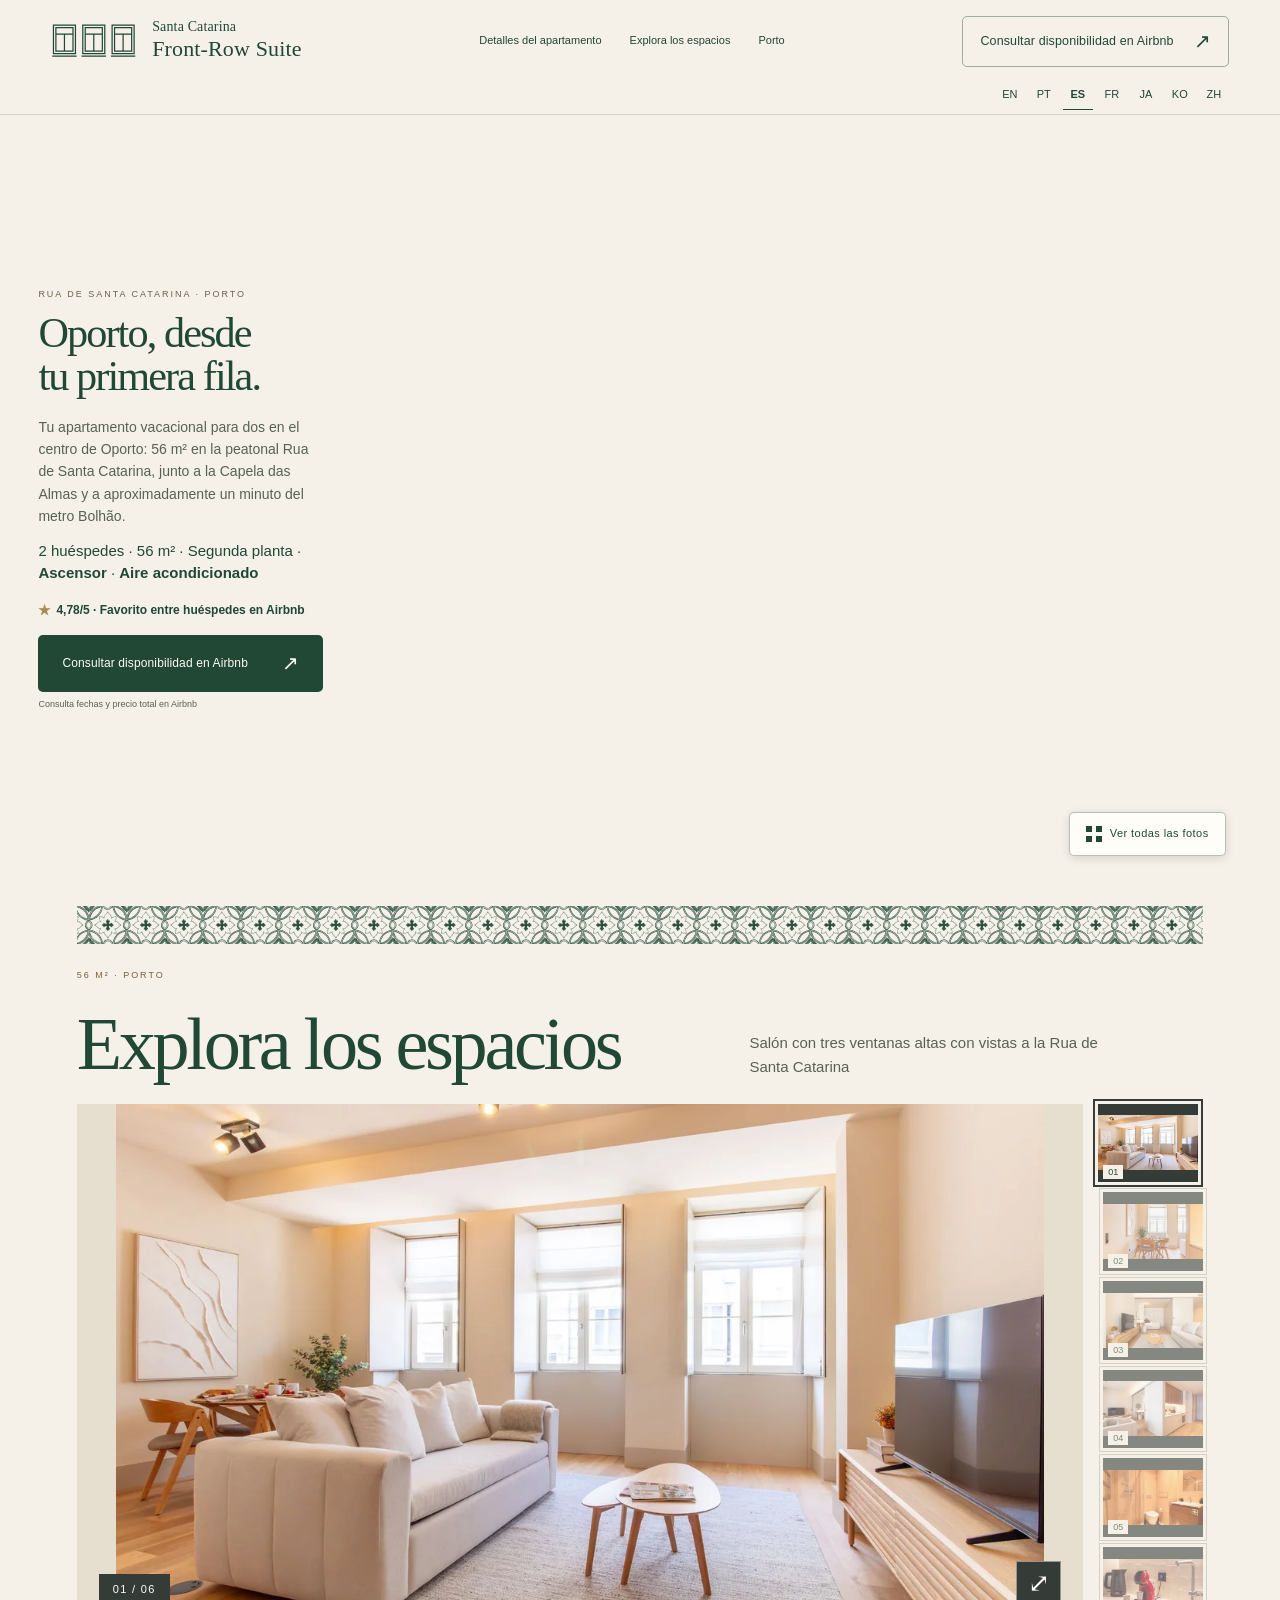
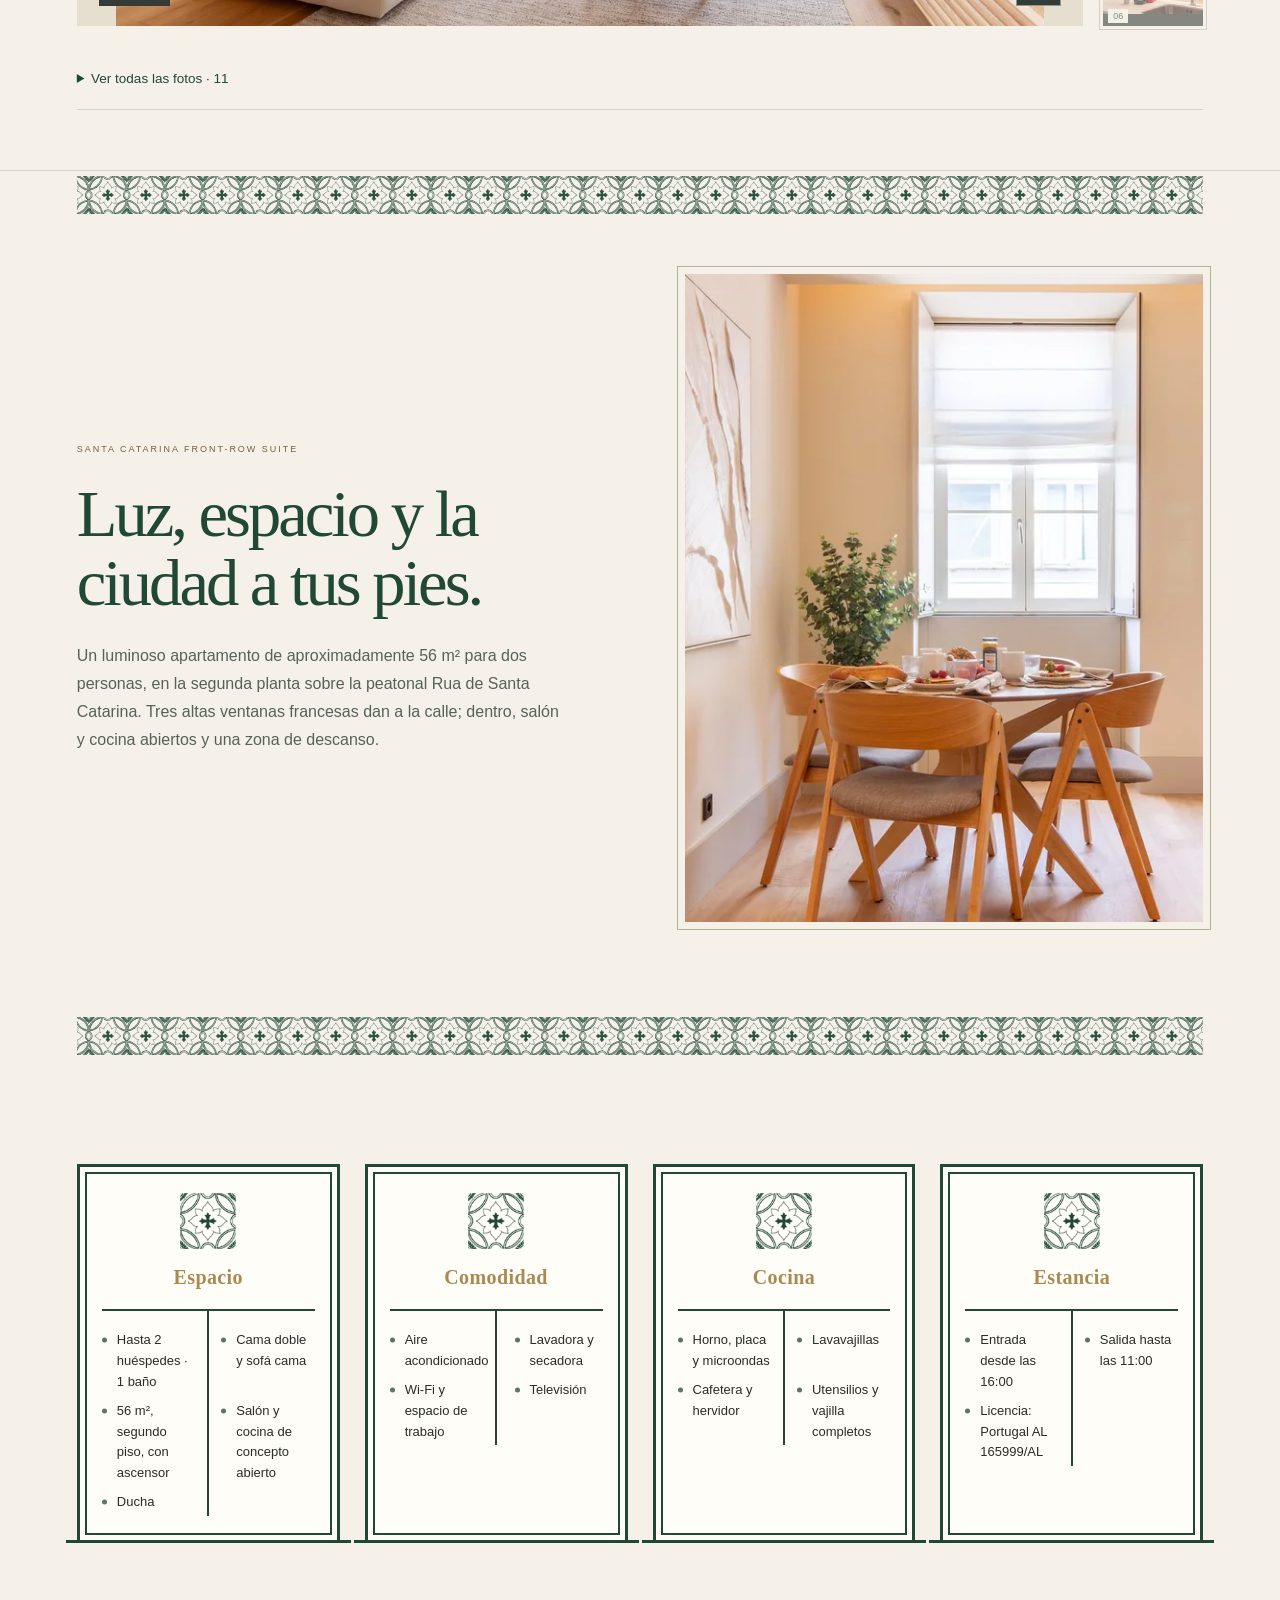
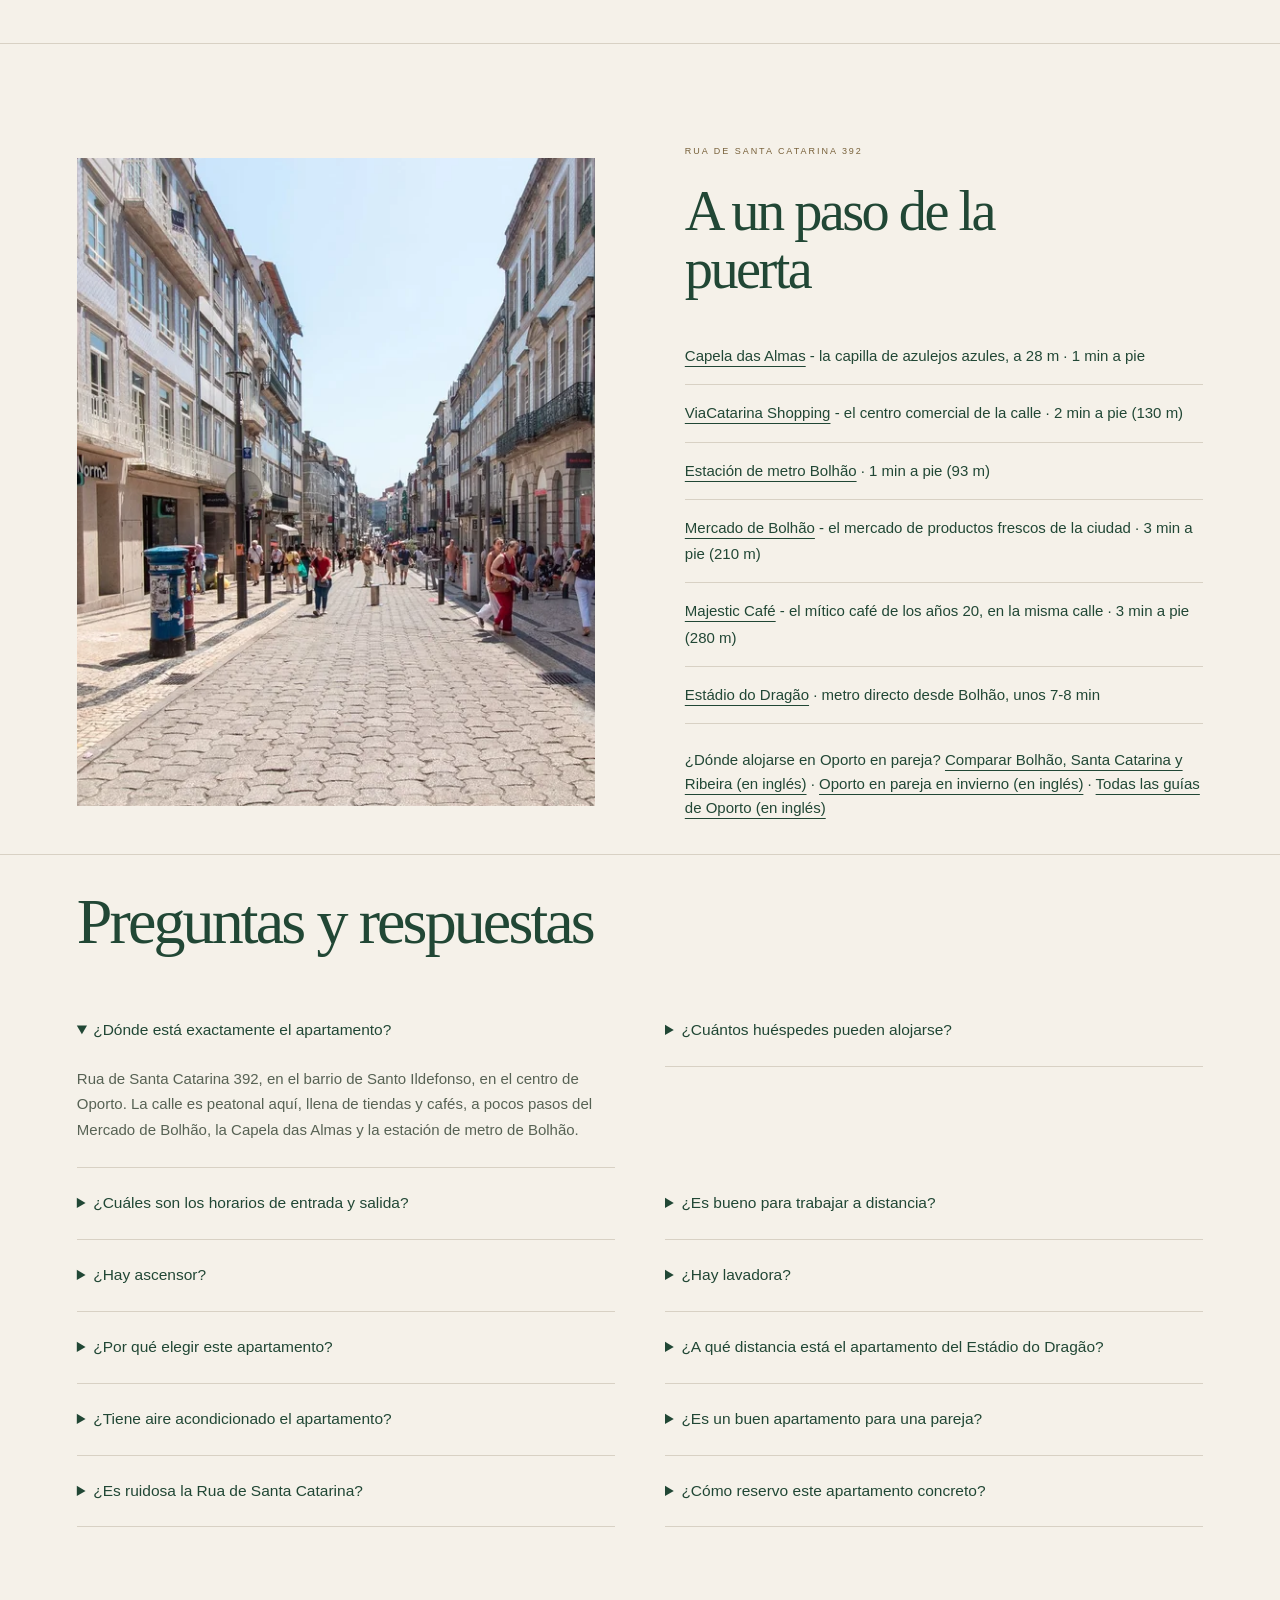
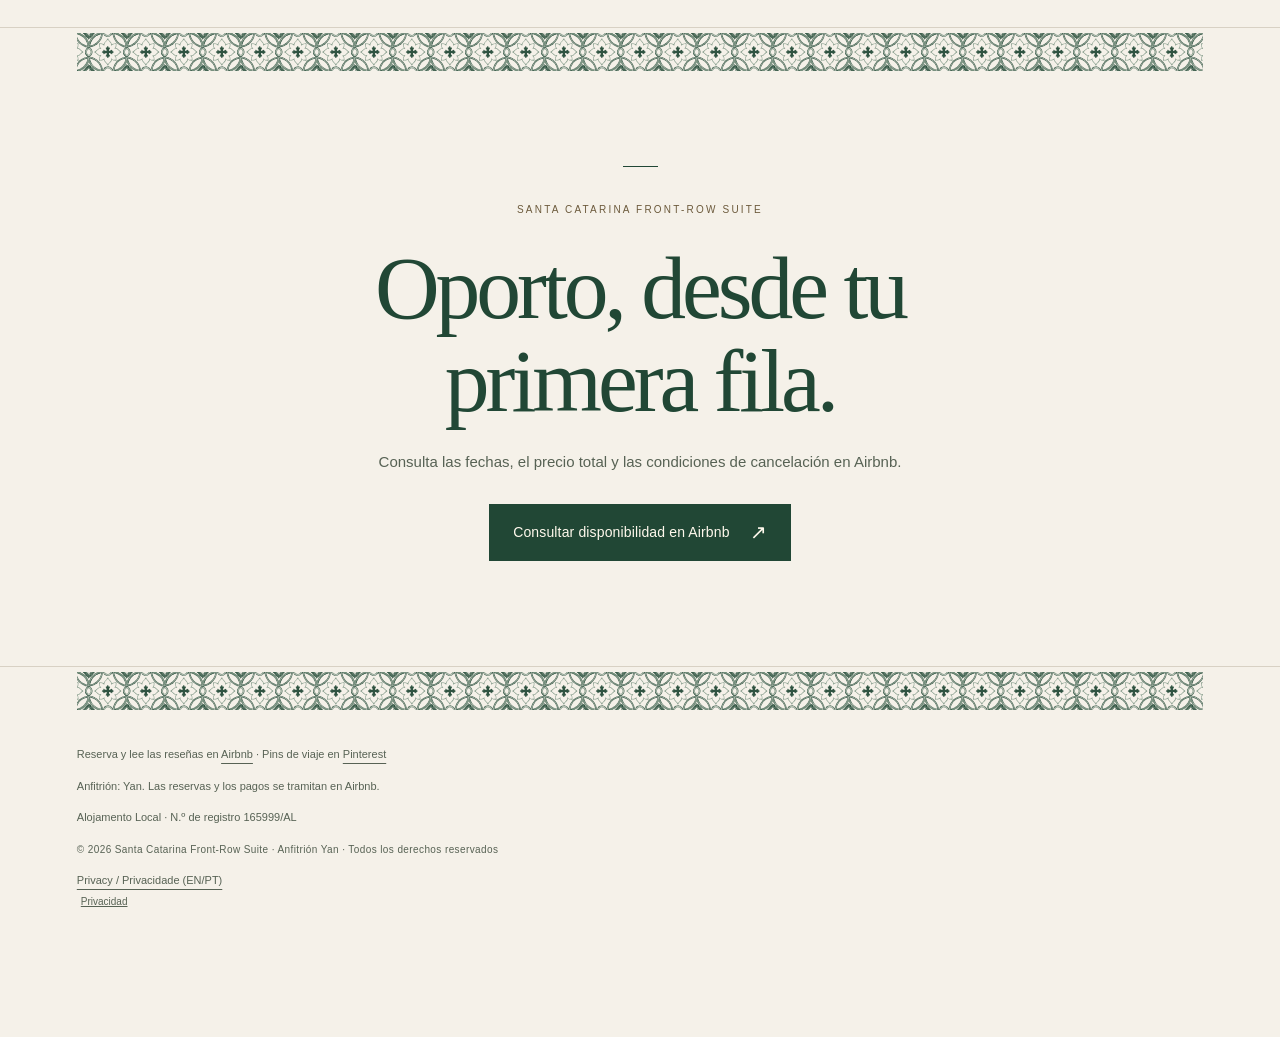
<file: es/index.html>
<!DOCTYPE html>

<html lang="es">
<head>
<script src="/privacy-analytics.js" defer></script>
<meta charset="utf-8"/>
<meta content="width=device-width, initial-scale=1" name="viewport"/>
<title>Apartamento vacacional para 2 en Oporto | Santa Catarina Front-Row Suite</title>
<meta content="Apartamento vacacional de 56 m² para dos en el centro de Oporto, junto a la Capela das Almas y a 1 min del metro Bolhão. Ascensor y aire acondicionado. Reserva en Airbnb." name="description"/>
<link href="https://frontrowporto.com/es/" rel="canonical"/>
<link href="https://frontrowporto.com/" hreflang="en" rel="alternate"/>
<link href="https://frontrowporto.com/pt/" hreflang="pt" rel="alternate"/>
<link href="https://frontrowporto.com/ja/" hreflang="ja" rel="alternate"/>
<link href="https://frontrowporto.com/ko/" hreflang="ko" rel="alternate"/>
<link href="https://frontrowporto.com/zh-cn/" hreflang="zh-Hans" rel="alternate"/>
<link href="https://frontrowporto.com/es/" hreflang="es" rel="alternate"/>
<link href="https://frontrowporto.com/fr/" hreflang="fr" rel="alternate"/>
<link href="https://frontrowporto.com/" hreflang="x-default" rel="alternate"/>
<meta content="Apartamento vacacional para 2 en Oporto | Santa Catarina Front-Row Suite" property="og:title"/>
<meta content="Apartamento vacacional de 56 m² para dos en el centro de Oporto, junto a la Capela das Almas y a 1 min del metro Bolhão. Ascensor y aire acondicionado. Reserva en Airbnb." property="og:description"/>
<meta content="website" property="og:type"/>
<meta content="https://frontrowporto.com/es/" property="og:url"/>
<meta content="https://frontrowporto.com/images/16-living-windows.jpg" property="og:image"/>
<script type="application/ld+json">{
  "@context": "https://schema.org",
  "@graph": [
    {
      "@type": "WebSite",
      "@id": "https://frontrowporto.com/#website",
      "url": "https://frontrowporto.com/",
      "name": "Santa Catarina Front-Row Suite"
    },
    {
      "@type": "WebPage",
      "@id": "https://frontrowporto.com/es/#webpage",
      "url": "https://frontrowporto.com/es/",
      "name": "Apartamento vacacional para 2 en Oporto | Santa Catarina Front-Row Suite",
      "inLanguage": "es",
      "isPartOf": {
        "@id": "https://frontrowporto.com/#website"
      },
      "mainEntity": {
        "@id": "https://frontrowporto.com/#rental"
      }
    },
    {
      "@type": "VacationRental",
      "identifier": "scfrs-001",
      "name": "Santa Catarina Front-Row Suite",
      "image": [
        "https://frontrowporto.com/images/16-living-windows.jpg",
        "https://frontrowporto.com/images/17-bed-area.jpg",
        "https://frontrowporto.com/images/18-bathroom-shower.jpg",
        "https://frontrowporto.com/images/19-open-kitchen.jpg",
        "https://frontrowporto.com/images/20-kitchen-coffee.jpg",
        "https://frontrowporto.com/images/21-dining-area.jpg",
        "https://frontrowporto.com/images/22-living-sofa-tv.jpg",
        "https://frontrowporto.com/images/23-dining-windows.jpg",
        "https://frontrowporto.com/images/24-pedestrian-street.jpg",
        "https://frontrowporto.com/images/25-street-entrance.jpg"
      ],
      "geo": {
        "@type": "GeoCoordinates",
        "latitude": 41.1496147,
        "longitude": -8.6057736
      },
      "checkinTime": "16:00",
      "checkoutTime": "11:00",
      "@id": "https://frontrowporto.com/#rental",
      "url": "https://frontrowporto.com/",
      "description": "Un luminoso apartamento de aproximadamente 56 m² para dos personas, en la segunda planta sobre la peatonal Rua de Santa Catarina. Tres altas ventanas francesas dan a la calle; dentro, salón y cocina abiertos y una zona de descanso.",
      "address": {
        "@type": "PostalAddress",
        "streetAddress": "Rua de Santa Catarina 392, 2 Frt Esq",
        "addressLocality": "Porto",
        "addressRegion": "Porto",
        "postalCode": "4000-443",
        "addressCountry": "PT"
      },
      "sameAs": [
        "https://www.airbnb.com/rooms/1455066495407495959"
      ],
      "containsPlace": {
        "@type": [
          "Accommodation",
          "Apartment"
        ],
        "@id": "https://frontrowporto.com/#apartment",
        "name": "Santa Catarina Front-Row Suite",
        "occupancy": {
          "@type": "QuantitativeValue",
          "value": 2,
          "maxValue": 2
        },
        "floorSize": {
          "@type": "QuantitativeValue",
          "value": 56,
          "unitCode": "MTK"
        },
        "floorLevel": "2",
        "numberOfBathroomsTotal": 1,
        "bed": [
          {
            "@type": "BedDetails",
            "typeOfBed": "Double",
            "numberOfBeds": 1
          },
          {
            "@type": "BedDetails",
            "typeOfBed": "Sofa bed",
            "numberOfBeds": 1
          }
        ],
        "amenityFeature": [
          {
            "@type": "LocationFeatureSpecification",
            "name": "wifi",
            "value": true
          },
          {
            "@type": "LocationFeatureSpecification",
            "name": "ac",
            "value": true
          },
          {
            "@type": "LocationFeatureSpecification",
            "name": "tv",
            "value": true
          },
          {
            "@type": "LocationFeatureSpecification",
            "name": "elevator",
            "value": true
          },
          {
            "@type": "LocationFeatureSpecification",
            "name": "kitchen",
            "value": true
          },
          {
            "@type": "LocationFeatureSpecification",
            "name": "licenseNum",
            "value": "Portugal AL: 165999/AL"
          },
          {
            "@type": "LocationFeatureSpecification",
            "name": "washerDryer",
            "value": true
          }
        ],
        "additionalType": "EntirePlace"
      },
      "additionalType": "Apartment"
    },
    {
      "@type": "FAQPage",
      "@id": "https://frontrowporto.com/es/#faq",
      "inLanguage": "es",
      "mainEntity": [
        {
          "@type": "Question",
          "name": "¿Cuántos huéspedes pueden alojarse?",
          "acceptedAnswer": {
            "@type": "Answer",
            "text": "Una cama doble y un sofá cama ofrecen opciones flexibles para dos huéspedes, incluidos amigos que prefieren dormir en camas separadas. Ocupación máxima: 2 huéspedes."
          }
        },
        {
          "@type": "Question",
          "name": "¿Cuáles son los horarios de entrada y salida?",
          "acceptedAnswer": {
            "@type": "Answer",
            "text": "La entrada es desde las 16:00 y la salida hasta las 11:00. Los detalles y cualquier flexibilidad se confirman con cada reserva en Airbnb."
          }
        },
        {
          "@type": "Question",
          "name": "¿Es bueno para trabajar a distancia?",
          "acceptedAnswer": {
            "@type": "Answer",
            "text": "Sí. Hay Wi-Fi y un espacio de trabajo, y el salón recibe luz natural a través de tres ventanas altas."
          }
        },
        {
          "@type": "Question",
          "name": "¿Hay ascensor?",
          "acceptedAnswer": {
            "@type": "Answer",
            "text": "Sí. El apartamento está en la segunda planta y el edificio tiene ascensor. Consulta en Airbnb si hay escalones en la entrada o si tienes necesidades específicas de acceso."
          }
        },
        {
          "@type": "Question",
          "name": "¿Hay lavadora?",
          "acceptedAnswer": {
            "@type": "Answer",
            "text": "Sí, hay lavadora y secadora dentro del apartamento, lo que facilita las estancias largas."
          }
        },
        {
          "@type": "Question",
          "name": "¿Por qué elegir este apartamento?",
          "acceptedAnswer": {
            "@type": "Answer",
            "text": "Tres altas ventanas francesas dan a Rua de Santa Catarina desde la segunda planta. Unos 56 m², luz natural y un salón abierto ofrecen a dos huéspedes una base acogedora en el centro de Oporto."
          }
        },
        {
          "@type": "Question",
          "name": "¿A qué distancia está el apartamento del Estádio do Dragão?",
          "acceptedAnswer": {
            "@type": "Answer",
            "text": "La estación de metro de Bolhão está a un minuto a pie del apartamento. Desde allí, un metro directo al Estádio do Dragão tarda unos 7 a 8 minutos, sin trasbordos. El estadio es la casa del FC Porto, ha acogido a la selección de Portugal y es sede del Mundial de la FIFA 2030. Una base cómoda para quien visita Oporto para ver un partido."
          }
        },
        {
          "@type": "Question",
          "name": "¿Tiene aire acondicionado el apartamento?",
          "acceptedAnswer": {
            "@type": "Answer",
            "text": "Sí, el apartamento tiene aire acondicionado."
          }
        },
        {
          "@type": "Question",
          "name": "¿Es un buen apartamento para una pareja?",
          "acceptedAnswer": {
            "@type": "Answer",
            "text": "Sí. Es una base cómoda para dos, con cama doble, cocina y un salón luminoso con tres altas ventanas francesas sobre la Rua de Santa Catarina."
          }
        },
        {
          "@type": "Question",
          "name": "¿Es ruidosa la Rua de Santa Catarina?",
          "acceptedAnswer": {
            "@type": "Answer",
            "text": "El apartamento da a una calle peatonal con tiendas y cafeterías, así que es posible que oigas algo de ruido de la calle. Para hacerte una idea, consulta las reseñas recientes en Airbnb o escríbenos antes de reservar."
          }
        },
        {
          "@type": "Question",
          "name": "¿Cómo reservo este apartamento concreto?",
          "acceptedAnswer": {
            "@type": "Answer",
            "text": "Usa el botón Airbnb para abrir el anuncio 1455066495407495959, Santa Catarina Front-Row Suite. Airbnb muestra fechas disponibles, precios totales y condiciones de reserva y cancelación."
          }
        }
      ]
    }
  ]
}</script>
<meta content="max-image-preview:large" name="robots"/><meta content="#442b36" name="theme-color"/><meta content="Santa Catarina Front-Row Suite" property="og:site_name"/><meta content="1200" property="og:image:width"/><meta content="675" property="og:image:height"/><meta content="Salón con tres ventanas altas con vistas a la Rua de Santa Catarina" property="og:image:alt"/><link href="../assets/favicon.svg" rel="icon" type="image/svg+xml"/><link href="../assets/common.css" rel="stylesheet"/><link href="../assets/theme.css" rel="stylesheet"/><script defer="True" src="../assets/main.js"></script><link href="../assets/icon-32.png" rel="icon" sizes="32x32" type="image/png"/><link href="../assets/icon-180.png" rel="apple-touch-icon"/><link href="../assets/icon-16.png" rel="icon" sizes="16x16" type="image/png"/></head>
<body class="aplus jewel"><a class="skip" href="#main">Saltar al contenido</a><header class="site-header"><a class="brand" href="#main"><span aria-hidden="true" class="window-mark"><svg fill="none" viewBox="0 0 216 88" xmlns="http://www.w3.org/2000/svg"><path d="M6 5h54v70h-54z M12 11h42v58h-42z M12 27h42 M33 27v42 M3 81h60 M78 5h54v70h-54z M84 11h42v58h-42z M84 27h42 M105 27v42 M75 81h60 M150 5h54v70h-54z M156 11h42v58h-42z M156 27h42 M177 27v42 M147 81h60" stroke="currentColor" stroke-linejoin="miter" stroke-width="3"></path></svg></span><span>Santa Catarina<br/><b>Front-Row Suite</b></span></a><nav aria-label="Explorar" class="top-links"><a href="#apartment">Detalles del apartamento</a><a href="#spaces">Explora los espacios</a><a href="#neighbourhood">Porto</a></nav><a class="cta header-book" data-booking="header" href="https://www.airbnb.com/rooms/1455066495407495959" rel="noopener">Consultar disponibilidad en Airbnb<span aria-hidden="true">↗</span></a></header><nav aria-label="Languages" class="languages"><a href="../index.html" lang="en">EN</a><a href="../pt/index.html" lang="pt">PT</a><a aria-current="page" href="../es/index.html" lang="es">ES</a><a href="../fr/index.html" lang="fr">FR</a><a href="../ja/index.html" lang="ja">JA</a><a href="../ko/index.html" lang="ko">KO</a><a href="../zh-cn/index.html" lang="zh-Hans">ZH</a></nav><main id="main"><section class="hero cinematic"><div class="hero-copy"><div class="hero-introduction"><p class="eyebrow">RUA DE SANTA CATARINA · PORTO</p><h1><span class="headline-part" style="--step:0">Oporto, desde</span> <span class="headline-part" style="--step:1">tu primera fila.</span></h1></div><div class="hero-summary"><p class="hero-lede">Tu apartamento vacacional para dos en el centro de Oporto: 56 m² en la peatonal Rua de Santa Catarina, junto a la Capela das Almas y a aproximadamente un minuto del metro Bolhão.</p><p class="hero-facts">2 huéspedes · 56 m² · Segunda planta · <strong>Ascensor</strong> · <strong>Aire acondicionado</strong></p><a class="hero-proof" data-booking="social-proof" href="https://www.airbnb.com/rooms/1455066495407495959" rel="noopener"><span aria-hidden="true">★</span> 4,78/5 · Favorito entre huéspedes en Airbnb</a><a class="cta" data-booking="hero" href="https://www.airbnb.com/rooms/1455066495407495959" rel="noopener">Consultar disponibilidad en Airbnb<span aria-hidden="true">↗</span></a><p class="booking-note">Consulta fechas y precio total en Airbnb</p></div></div><div class="hero-media"><picture class="hero-photo"><source media="(min-width:761px)" srcset="../images/16-living-windows-full.webp" type="image/webp"/><source sizes="(max-width:760px) 100vw, 80vw" srcset="../images/16-living-windows-640.webp 640w, ../images/16-living-windows-1200.webp 1200w, ../images/16-living-windows-1920.webp 1920w" type="image/webp"/><img alt="Salón con tres ventanas altas con vistas a la Rua de Santa Catarina" decoding="async" fetchpriority="high" height="1080" src="../images/16-living-windows.jpg" width="1920"/></picture><button class="hero-gallery" data-open-gallery="0">Ver todas las fotos</button><a class="scroll-cue" href="#spaces">Explorar ↓</a></div></section><div aria-hidden="true" class="ceramic-strip"></div><section class="section photo-section reveal" id="spaces"><div class="space-experience"><div><div class="section-heading"><p class="eyebrow">56 M² · PORTO</p><h2>Explora los espacios</h2></div><p aria-live="polite" class="space-caption">Un luminoso apartamento de aproximadamente 56 m² para dos personas, en la segunda planta sobre la peatonal Rua de Santa Catarina. Tres altas ventanas francesas dan a la calle; dentro, salón y cocina abiertos y una zona de descanso.</p></div><div class="explorer" id="explorer"><div class="stage"><picture class="hero-photo"><source media="(min-width:761px)" srcset="../images/16-living-windows-full.webp" type="image/webp"/><source sizes="(max-width:760px) 100vw, 80vw" srcset="../images/16-living-windows-640.webp 640w, ../images/16-living-windows-1200.webp 1200w, ../images/16-living-windows-1920.webp 1920w" type="image/webp"/><img alt="Salón con tres ventanas altas con vistas a la Rua de Santa Catarina" decoding="async" fetchpriority="high" height="1080" src="../images/16-living-windows.jpg" width="1920"/></picture><button aria-label="Ver todas las fotos" class="expand-photo" data-open-gallery="0">⤢</button><p aria-live="polite" class="stage-count">01 / 06</p></div><div aria-label="Explora los espacios" class="space-tabs" role="tablist"></div><noscript></noscript></div></div><details class="gallery-archive"><summary class="gallery-summary">Ver todas las fotos · 11</summary><div class="photo-grid"><button class="gallery-tile tile-0" data-open-gallery="0" title="Ver todas las fotos"><picture class=""><source sizes="(max-width:760px) 100vw, 80vw" srcset="../images/16-living-windows-640.webp 640w, ../images/16-living-windows-1200.webp 1200w, ../images/16-living-windows-1920.webp 1920w" type="image/webp"/><img alt="Salón con tres ventanas altas con vistas a la Rua de Santa Catarina" decoding="async" height="1080" loading="lazy" src="../images/16-living-windows.jpg" width="1920"/></picture><span aria-hidden="true">01 / 11 ↗</span></button><button class="gallery-tile tile-1" data-open-gallery="1" title="Ver todas las fotos"><picture class=""><source sizes="(max-width:760px) 100vw, 80vw" srcset="../images/23-dining-windows-640.webp 640w, ../images/23-dining-windows-1200.webp 1200w, ../images/23-dining-windows-1920.webp 1920w" type="image/webp"/><img alt="Comedor con ventanas a la calle" decoding="async" height="1080" loading="lazy" src="../images/23-dining-windows.jpg" width="1920"/></picture><span aria-hidden="true">02 / 11 ↗</span></button><button class="gallery-tile tile-2" data-open-gallery="2" title="Ver todas las fotos"><picture class=""><source sizes="(max-width:760px) 100vw, 80vw" srcset="../images/17-bed-area-640.webp 640w, ../images/17-bed-area-1200.webp 1200w, ../images/17-bed-area-1920.webp 1920w" type="image/webp"/><img alt="Vista desde el salón hacia la zona de descanso con cama doble." decoding="async" height="1080" loading="lazy" src="../images/17-bed-area.jpg" width="1920"/></picture><span aria-hidden="true">03 / 11 ↗</span></button><button class="gallery-tile tile-3" data-open-gallery="3" title="Ver todas las fotos"><picture class=""><source sizes="(max-width:760px) 100vw, 80vw" srcset="../images/19-open-kitchen-640.webp 640w, ../images/19-open-kitchen-1200.webp 1200w, ../images/19-open-kitchen-1920.webp 1920w" type="image/webp"/><img alt="Cocina y salón de concepto abierto" decoding="async" height="1080" loading="lazy" src="../images/19-open-kitchen.jpg" width="1920"/></picture><span aria-hidden="true">04 / 11 ↗</span></button><button class="gallery-tile tile-4" data-open-gallery="4" title="Ver todas las fotos"><picture class=""><source sizes="(max-width:760px) 100vw, 80vw" srcset="../images/18-bathroom-shower-640.webp 640w, ../images/18-bathroom-shower-1200.webp 1200w, ../images/18-bathroom-shower-1920.webp 1920w" type="image/webp"/><img alt="Baño con ducha" decoding="async" height="1080" loading="lazy" src="../images/18-bathroom-shower.jpg" width="1920"/></picture><span aria-hidden="true">05 / 11 ↗</span></button><button class="gallery-tile tile-5" data-open-gallery="5" title="Ver todas las fotos"><picture class=""><source sizes="(max-width:760px) 100vw, 80vw" srcset="../images/20-kitchen-coffee-640.webp 640w, ../images/20-kitchen-coffee-1200.webp 1200w, ../images/20-kitchen-coffee-1920.webp 1920w" type="image/webp"/><img alt="Rincón de café con cafetera y hervidor" decoding="async" height="1080" loading="lazy" src="../images/20-kitchen-coffee.jpg" width="1920"/></picture><span aria-hidden="true">06 / 11 ↗</span></button><button class="gallery-tile tile-6" data-open-gallery="6" title="Ver todas las fotos"><picture class=""><source sizes="(max-width:760px) 100vw, 80vw" srcset="../images/21-dining-area-640.webp 640w, ../images/21-dining-area-1200.webp 1200w, ../images/21-dining-area-1920.webp 1920w" type="image/webp"/><img alt="Mesa de comedor junto a la ventana" decoding="async" height="1080" loading="lazy" src="../images/21-dining-area.jpg" width="1920"/></picture><span aria-hidden="true">07 / 11 ↗</span></button><button class="gallery-tile tile-7" data-open-gallery="7" title="Ver todas las fotos"><picture class=""><source sizes="(max-width:760px) 100vw, 80vw" srcset="../images/22-living-sofa-tv-640.webp 640w, ../images/22-living-sofa-tv-1200.webp 1200w, ../images/22-living-sofa-tv-1920.webp 1920w" type="image/webp"/><img alt="Sofá y televisión en el salón" decoding="async" height="1080" loading="lazy" src="../images/22-living-sofa-tv.jpg" width="1920"/></picture><span aria-hidden="true">08 / 11 ↗</span></button><button class="gallery-tile tile-8" data-open-gallery="8" title="Ver todas las fotos"><picture class=""><source sizes="(max-width:760px) 100vw, 80vw" srcset="../images/24-pedestrian-street-640.webp 640w, ../images/24-pedestrian-street-1200.webp 1200w, ../images/24-pedestrian-street-1920.webp 1920w" type="image/webp"/><img alt="Rua de Santa Catarina peatonal frente al edificio" decoding="async" height="1080" loading="lazy" src="../images/24-pedestrian-street.jpg" width="1920"/></picture><span aria-hidden="true">09 / 11 ↗</span></button><button class="gallery-tile tile-9" data-open-gallery="9" title="Ver todas las fotos"><picture class=""><source sizes="(max-width:760px) 100vw, 80vw" srcset="../images/25-street-entrance-640.webp 640w, ../images/25-street-entrance-1200.webp 1200w, ../images/25-street-entrance-1920.webp 1920w" type="image/webp"/><img alt="Entrada del edificio en Rua de Santa Catarina" decoding="async" height="1080" loading="lazy" src="../images/25-street-entrance.jpg" width="1920"/></picture><span aria-hidden="true">10 / 11 ↗</span></button><button class="gallery-tile tile-10" data-open-gallery="10" title="Ver todas las fotos"><picture class=""><source sizes="(max-width:760px) 100vw, 80vw" srcset="../images/26-kitchen-dining-640.webp 640w, ../images/26-kitchen-dining-1200.webp 1200w, ../images/26-kitchen-dining-1920.webp 1920w" type="image/webp"/><img alt="Cocina abierta con zona de comedor" decoding="async" height="1080" loading="lazy" src="../images/26-kitchen-dining.jpg" width="1920"/></picture><span aria-hidden="true">11 / 11 ↗</span></button></div></details></section><div aria-hidden="true" class="ceramic-strip"></div><section class="section story reveal" id="apartment"><div class="section-intro"><p class="eyebrow">SANTA CATARINA FRONT-ROW SUITE</p><h2>Luz, espacio y la ciudad a tus pies.</h2><p>Un luminoso apartamento de aproximadamente 56 m² para dos personas, en la segunda planta sobre la peatonal Rua de Santa Catarina. Tres altas ventanas francesas dan a la calle; dentro, salón y cocina abiertos y una zona de descanso.</p></div><div class="story-image"><picture class=""><source sizes="(max-width:760px) 100vw, 80vw" srcset="../images/23-dining-windows-640.webp 640w, ../images/23-dining-windows-1200.webp 1200w, ../images/23-dining-windows-1920.webp 1920w" type="image/webp"/><img alt="Comedor con ventanas a la calle" decoding="async" height="1080" loading="lazy" src="../images/23-dining-windows.jpg" width="1920"/></picture></div><div aria-hidden="true" class="ceramic-strip"></div><div class="amenities"><div class="cols">
<div class="card"><h3>Espacio</h3><ul><li>Hasta 2 huéspedes · 1 baño</li><li>Cama doble y sofá cama</li><li>56 m², segundo piso, con ascensor</li><li>Salón y cocina de concepto abierto</li><li>Ducha</li></ul></div>
<div class="card"><h3>Comodidad</h3><ul><li>Aire acondicionado</li><li>Lavadora y secadora</li><li>Wi-Fi y espacio de trabajo</li><li>Televisión</li></ul></div>
<div class="card"><h3>Cocina</h3><ul><li>Horno, placa y microondas</li><li>Lavavajillas</li><li>Cafetera y hervidor</li><li>Utensilios y vajilla completos</li></ul></div>
<div class="card"><h3>Estancia</h3><ul><li>Entrada desde las 16:00</li><li>Salida hasta las 11:00</li><li>Licencia: Portugal AL 165999/AL</li></ul></div>
</div></div></section><section class="section location reveal" id="neighbourhood"><div class="location-visual"><picture class=""><source sizes="(max-width:760px) 100vw, 80vw" srcset="../images/24-pedestrian-street-640.webp 640w, ../images/24-pedestrian-street-1200.webp 1200w, ../images/24-pedestrian-street-1920.webp 1920w" type="image/webp"/><img alt="Rua de Santa Catarina peatonal frente al edificio" decoding="async" height="1080" loading="lazy" src="../images/24-pedestrian-street.jpg" width="1920"/></picture></div><div class="location-copy"><p class="eyebrow">RUA DE SANTA CATARINA 392</p><h2>A un paso de la puerta</h2><div class="near">
<p><a href="https://maps.app.goo.gl/hY1isak9ZaEqeWXXA" rel="noopener">Capela das Almas</a> - la capilla de azulejos azules, a 28 m · 1 min a pie</p>
<p><a href="https://maps.app.goo.gl/fqNXAoGM25nufwLj7" rel="noopener">ViaCatarina Shopping</a> - el centro comercial de la calle · 2 min a pie (130 m)</p>
<p><a href="https://maps.app.goo.gl/WmuZivPvdRuzqKs18" rel="noopener">Estación de metro Bolhão</a> · 1 min a pie (93 m)</p>
<p><a href="https://maps.app.goo.gl/CtZPgoXBhQ2FH2Q48" rel="noopener">Mercado de Bolhão</a> - el mercado de productos frescos de la ciudad · 3 min a pie (210 m)</p>
<p><a href="https://maps.app.goo.gl/dxZPnbV4CiZjx5Y49" rel="noopener">Majestic Café</a> - el mítico café de los años 20, en la misma calle · 3 min a pie (280 m)</p>
<p><a href="https://www.google.com/maps/search/?api=1&amp;query=Est%C3%A1dio+do+Drag%C3%A3o" rel="noopener">Estádio do Dragão</a> · metro directo desde Bolhão, unos 7-8 min</p>
</div><p style="margin-top:24px;font-size:15px">¿Dónde alojarse en Oporto en pareja? <a href="/guides/where-to-stay-porto-for-two/">Comparar Bolhão, Santa Catarina y Ribeira (en inglés)</a> · <a href="/guides/porto-for-two-in-winter/" hreflang="en">Oporto en pareja en invierno (en inglés)</a> · <a href="/guides/">Todas las guías de Oporto (en inglés)</a></p></div></section><section class="section questions reveal"><h2>Preguntas y respuestas</h2><div class="faq">
<details open=""><summary>¿Dónde está exactamente el apartamento?</summary><p>Rua de Santa Catarina 392, en el barrio de Santo Ildefonso, en el centro de Oporto. La calle es peatonal aquí, llena de tiendas y cafés, a pocos pasos del Mercado de Bolhão, la Capela das Almas y la estación de metro de Bolhão.</p></details>
<details><summary>¿Cuántos huéspedes pueden alojarse?</summary><p>Una cama doble y un sofá cama ofrecen opciones flexibles para dos huéspedes, incluidos amigos que prefieren dormir en camas separadas. Ocupación máxima: 2 huéspedes.</p></details>
<details><summary>¿Cuáles son los horarios de entrada y salida?</summary><p>La entrada es desde las 16:00 y la salida hasta las 11:00. Los detalles y cualquier flexibilidad se confirman con cada reserva en Airbnb.</p></details>
<details><summary>¿Es bueno para trabajar a distancia?</summary><p>Sí. Hay Wi-Fi y un espacio de trabajo, y el salón recibe luz natural a través de tres ventanas altas.</p></details>
<details><summary>¿Hay ascensor?</summary><p>Sí. El apartamento está en la segunda planta y el edificio tiene ascensor. Consulta en Airbnb si hay escalones en la entrada o si tienes necesidades específicas de acceso.</p></details>
<details><summary>¿Hay lavadora?</summary><p>Sí, hay lavadora y secadora dentro del apartamento, lo que facilita las estancias largas.</p></details>
<details><summary>¿Por qué elegir este apartamento?</summary><p>Tres altas ventanas francesas dan a Rua de Santa Catarina desde la segunda planta. Unos 56 m², luz natural y un salón abierto ofrecen a dos huéspedes una base acogedora en el centro de Oporto.</p></details>
<details><summary>¿A qué distancia está el apartamento del Estádio do Dragão?</summary><p>La estación de metro de Bolhão está a un minuto a pie del apartamento. Desde allí, un metro directo al Estádio do Dragão tarda unos 7 a 8 minutos, sin trasbordos. El estadio es la casa del FC Porto, ha acogido a la selección de Portugal y es sede del Mundial de la FIFA 2030. Una base cómoda para quien visita Oporto para ver un partido.</p></details>
<details><summary>¿Tiene aire acondicionado el apartamento?</summary><p>Sí, el apartamento tiene aire acondicionado.</p></details>
<details><summary>¿Es un buen apartamento para una pareja?</summary><p>Sí. Es una base cómoda para dos, con cama doble, cocina y un salón luminoso con tres altas ventanas francesas sobre la Rua de Santa Catarina.</p></details>
<details><summary>¿Es ruidosa la Rua de Santa Catarina?</summary><p>El apartamento da a una calle peatonal con tiendas y cafeterías, así que es posible que oigas algo de ruido de la calle. Para hacerte una idea, consulta las reseñas recientes en Airbnb o escríbenos antes de reservar.</p></details>
<details><summary>¿Cómo reservo este apartamento concreto?</summary><p>Usa el botón Airbnb para abrir el anuncio 1455066495407495959, Santa Catarina Front-Row Suite. Airbnb muestra fechas disponibles, precios totales y condiciones de reserva y cancelación.</p></details></div></section><div aria-hidden="true" class="ceramic-strip"></div><section class="closing reveal"><p class="eyebrow">SANTA CATARINA FRONT-ROW SUITE</p><h2>Oporto, desde tu primera fila.</h2><p>Consulta las fechas, el precio total y las condiciones de cancelación en Airbnb.</p><a class="cta" data-booking="closing" href="https://www.airbnb.com/rooms/1455066495407495959" rel="noopener">Consultar disponibilidad en Airbnb<span aria-hidden="true">↗</span></a></section><div aria-hidden="true" class="ceramic-strip"></div></main><footer>
<p>Reserva y lee las reseñas en <a data-placement="footer" href="https://www.airbnb.com/rooms/1455066495407495959" rel="noopener">Airbnb</a> · Pins de viaje en <a href="https://pt.pinterest.com/scfrontrowporto/" rel="noopener">Pinterest</a></p>
<p>Anfitrión: Yan. Las reservas y los pagos se tramitan en Airbnb.</p>
<p class="al-registration">Alojamento Local · N.º de registro 165999/AL</p><p class="rights">© 2026 Santa Catarina Front-Row Suite · Anfitrión Yan · Todos los derechos reservados</p><p><a href="/privacy.html">Privacy / Privacidade (EN/PT)</a></p></footer><div aria-label="Consultar disponibilidad en Airbnb" class="mobile-book" role="region"><span aria-hidden="true" class="window-mark bar-mark"><svg fill="none" viewBox="0 0 216 88" xmlns="http://www.w3.org/2000/svg"><path d="M6 5h54v70h-54z M12 11h42v58h-42z M12 27h42 M33 27v42 M3 81h60 M78 5h54v70h-54z M84 11h42v58h-42z M84 27h42 M105 27v42 M75 81h60 M150 5h54v70h-54z M156 11h42v58h-42z M156 27h42 M177 27v42 M147 81h60" stroke="currentColor" stroke-linejoin="miter" stroke-width="3"></path></svg></span><span>Santa Catarina<br/><b>Front-Row Suite</b></span><a class="cta" data-booking="mobile" href="https://www.airbnb.com/rooms/1455066495407495959" rel="noopener">Consultar disponibilidad en Airbnb<span aria-hidden="true">↗</span></a></div><dialog aria-label="Ver todas las fotos" class="lightbox"><div class="lightbox-bar"><span aria-live="polite" class="photo-counter"></span><button aria-label="Cerrar galería" class="close-gallery">×</button></div><img alt="" class="lightbox-img"/><div class="lightbox-bottom"><button aria-label="Foto anterior" class="prev">←</button><p class="photo-caption"></p><button aria-label="Foto siguiente" class="next">→</button></div></dialog><script id="gallery-data" type="application/json">[{"src": "../images/16-living-windows-1200.webp", "alt": "Salón con tres ventanas altas con vistas a la Rua de Santa Catarina", "thumb": "../images/16-living-windows-640.webp"}, {"src": "../images/23-dining-windows-1200.webp", "alt": "Comedor con ventanas a la calle", "thumb": "../images/23-dining-windows-640.webp"}, {"src": "../images/17-bed-area-1200.webp", "alt": "Vista desde el salón hacia la zona de descanso con cama doble.", "thumb": "../images/17-bed-area-640.webp"}, {"src": "../images/19-open-kitchen-1200.webp", "alt": "Cocina y salón de concepto abierto", "thumb": "../images/19-open-kitchen-640.webp"}, {"src": "../images/18-bathroom-shower-1200.webp", "alt": "Baño con ducha", "thumb": "../images/18-bathroom-shower-640.webp"}, {"src": "../images/20-kitchen-coffee-1200.webp", "alt": "Rincón de café con cafetera y hervidor", "thumb": "../images/20-kitchen-coffee-640.webp"}, {"src": "../images/21-dining-area-1200.webp", "alt": "Mesa de comedor junto a la ventana", "thumb": "../images/21-dining-area-640.webp"}, {"src": "../images/22-living-sofa-tv-1200.webp", "alt": "Sofá y televisión en el salón", "thumb": "../images/22-living-sofa-tv-640.webp"}, {"src": "../images/24-pedestrian-street-1200.webp", "alt": "Rua de Santa Catarina peatonal frente al edificio", "thumb": "../images/24-pedestrian-street-640.webp"}, {"src": "../images/25-street-entrance-1200.webp", "alt": "Entrada del edificio en Rua de Santa Catarina", "thumb": "../images/25-street-entrance-640.webp"}, {"src": "../images/26-kitchen-dining-full.webp", "alt": "Cocina abierta con zona de comedor", "thumb": "../images/26-kitchen-dining-640.webp"}]</script>
</body>
                                                                                                                                                                                                                                                                                                                                                                                                                                                                                                                                                                                                                                                                                                                                                                                                                                                                                                                                                                                                                                                                                                                                                                                                                                                                                                                                                                                                                                                                                                                                                                                                                                                                                                                                                                                                                                                                                                                                                                                                                                                                                                                                                                                                                                                                                                                                                                                                                                                                                                                                                                                                                                                                                                                                                                                                                                                                                                                                     </html>
</file>
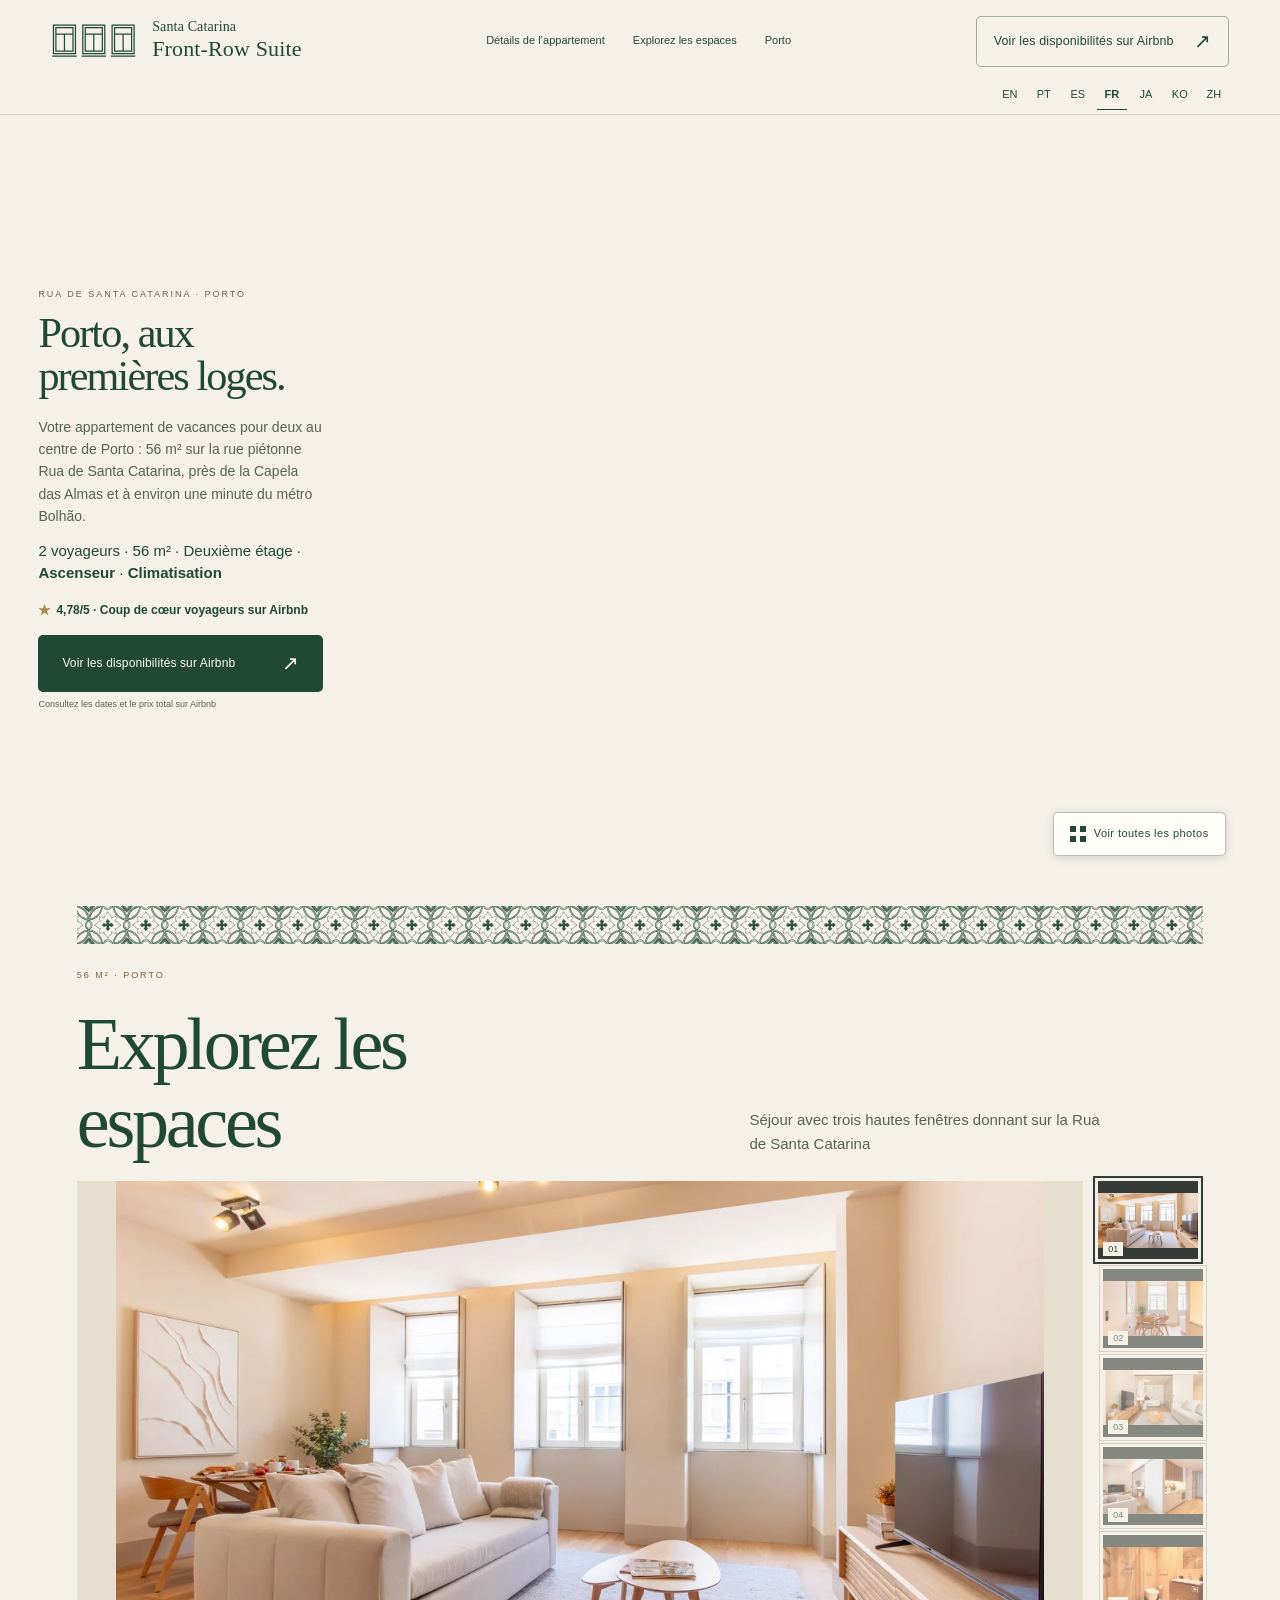
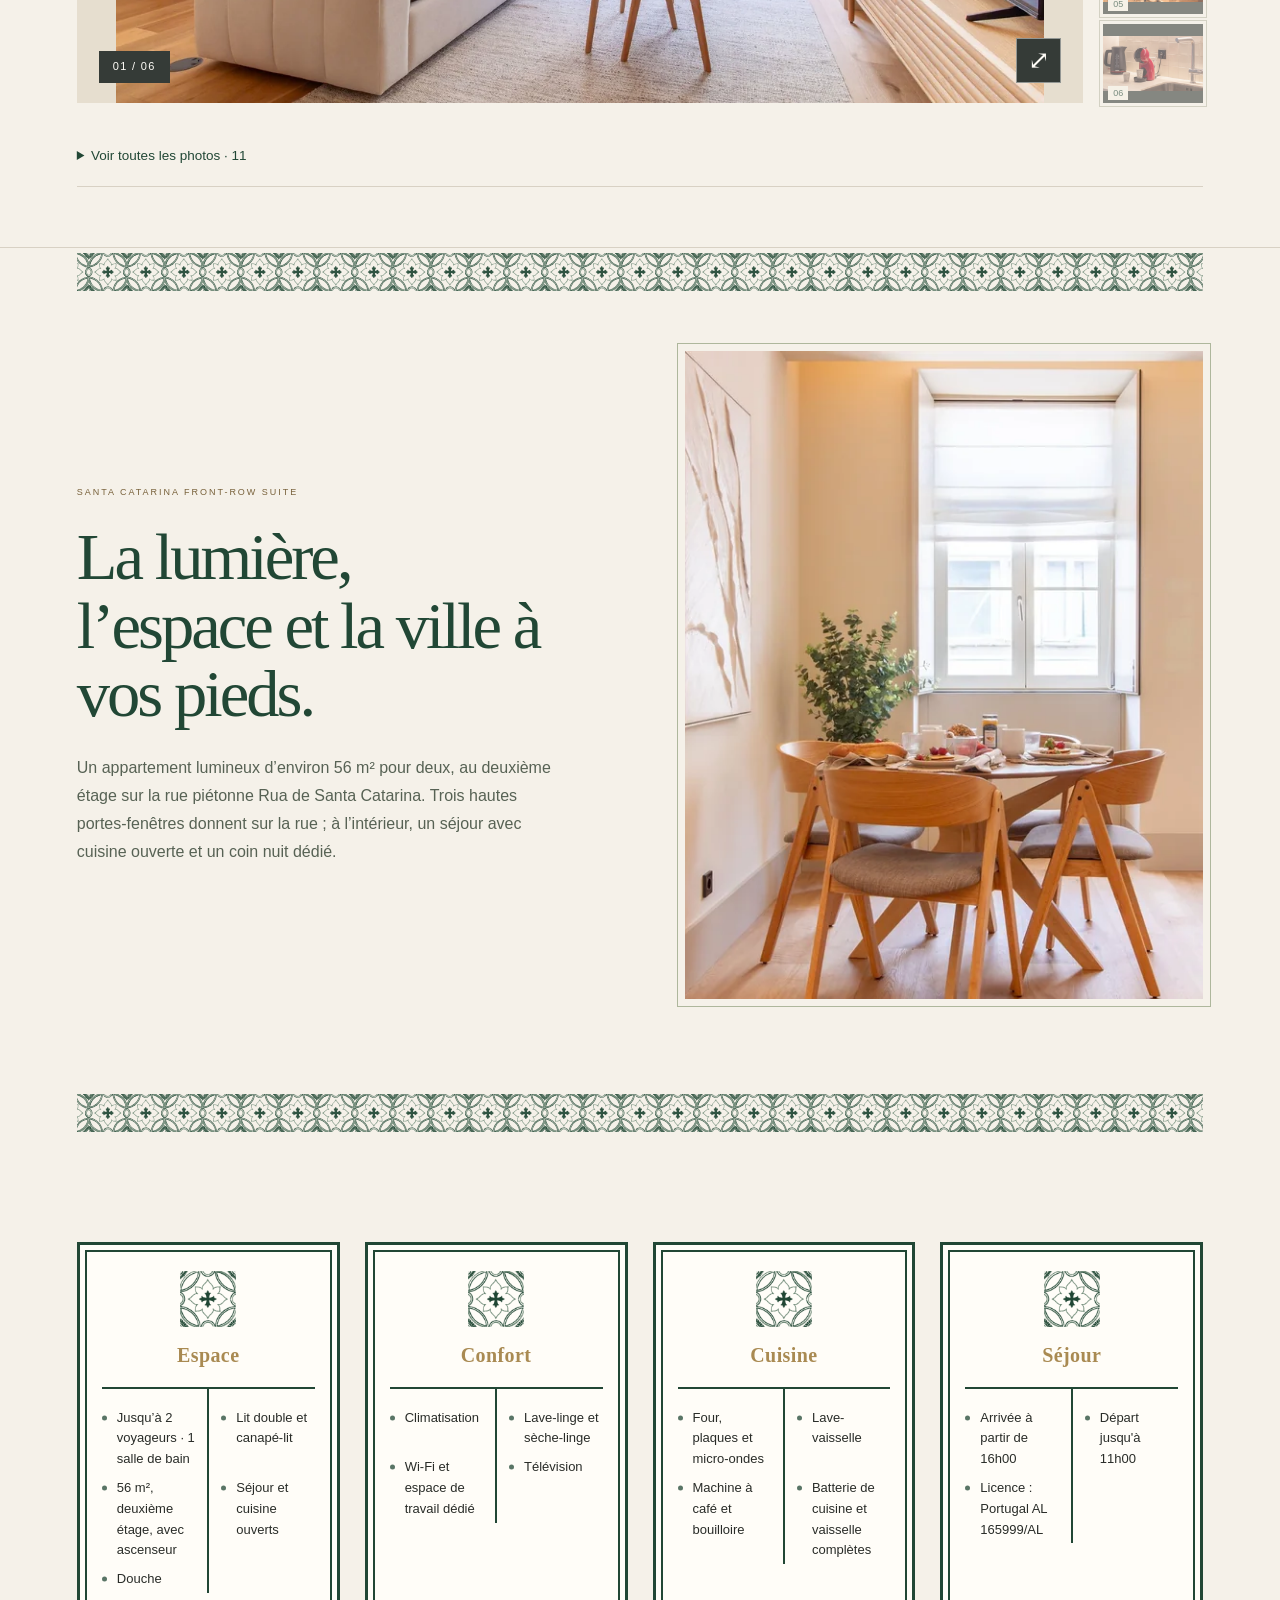
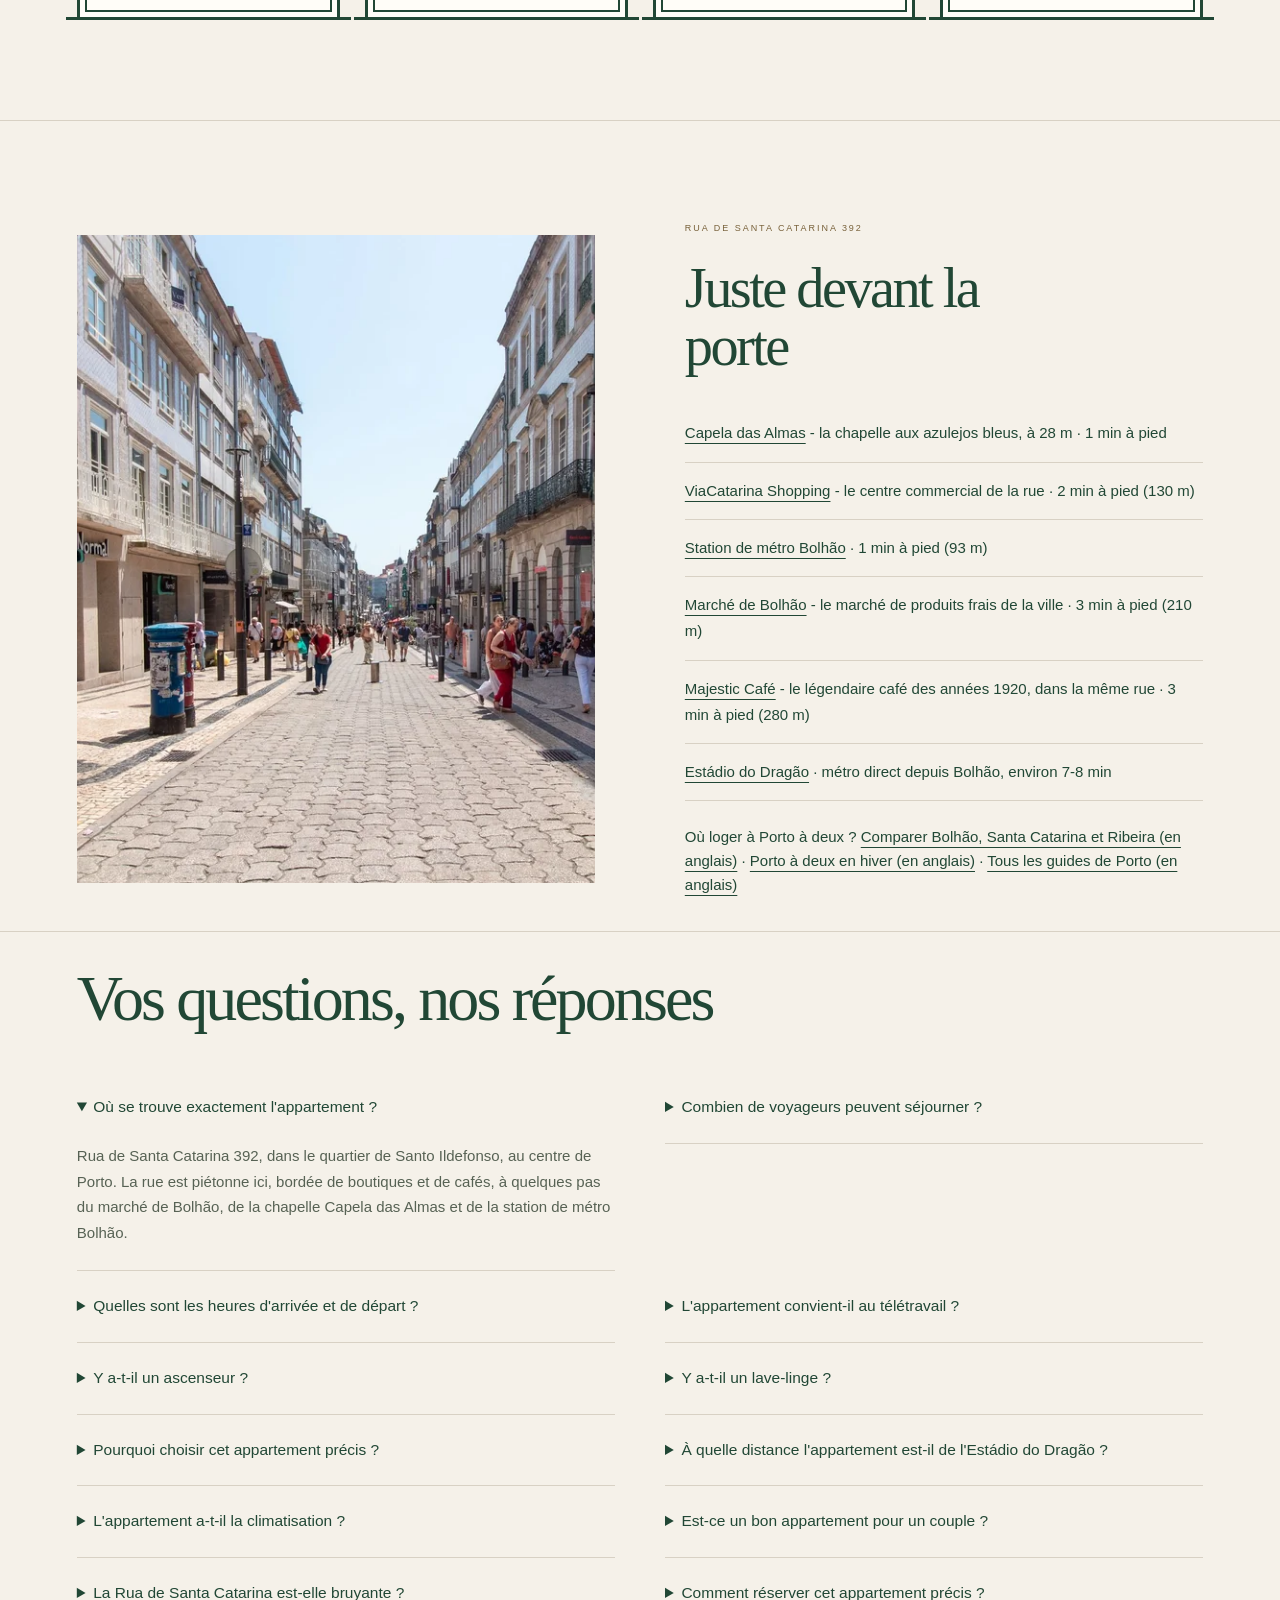
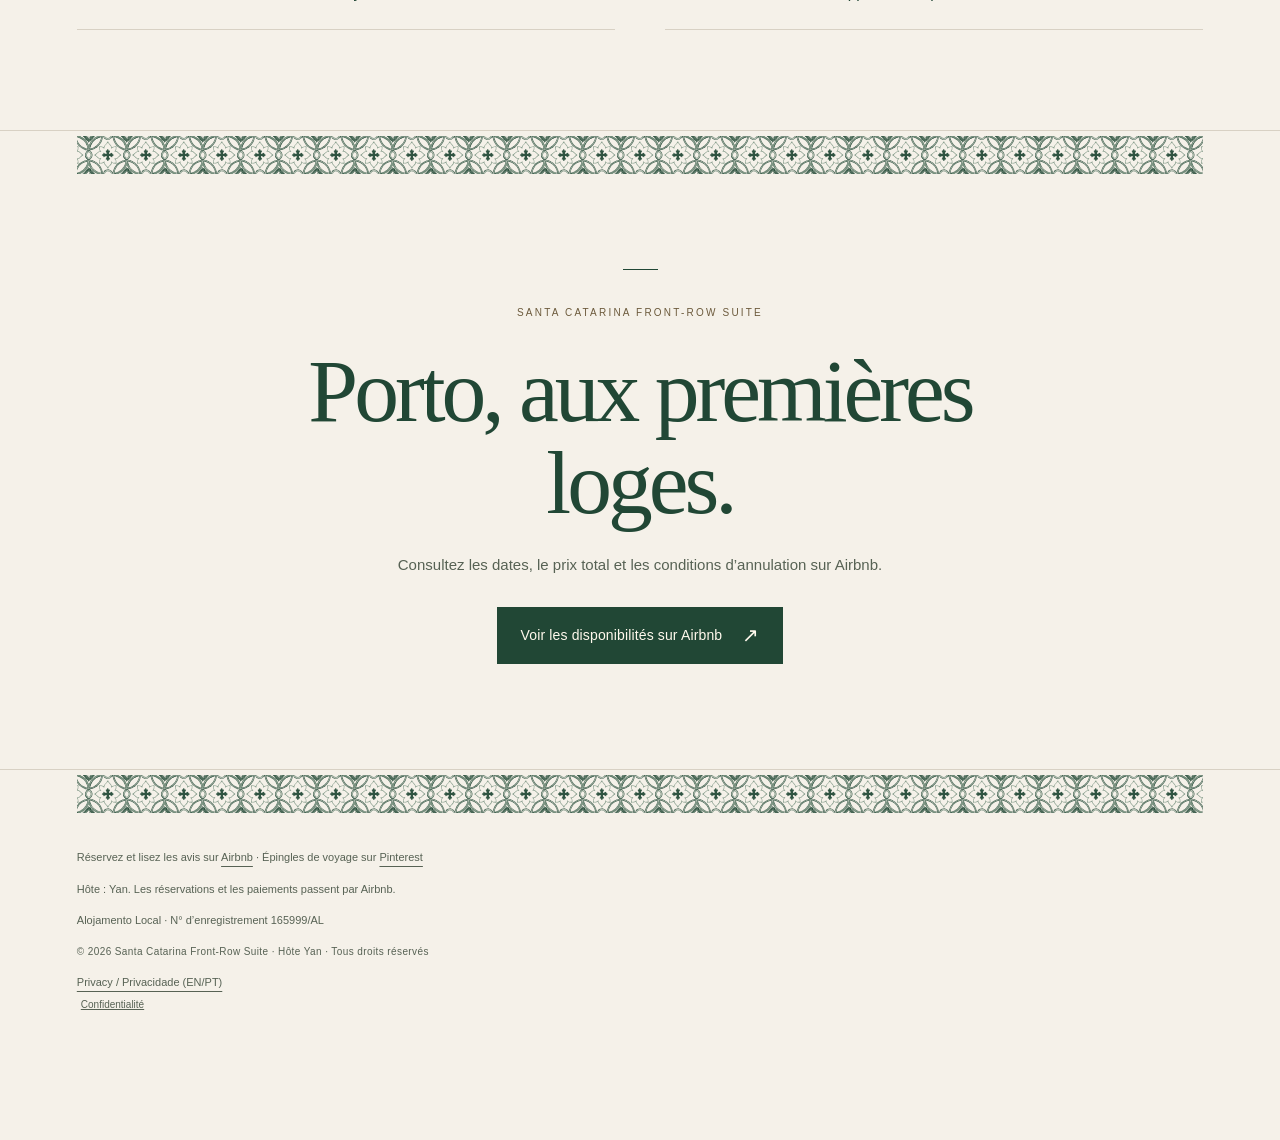
<file: fr/index.html>
<!DOCTYPE html>

<html lang="fr">
<head>
<script src="/privacy-analytics.js" defer></script>
<meta charset="utf-8"/>
<meta content="width=device-width, initial-scale=1" name="viewport"/>
<title>Appartement de vacances pour 2 à Porto | Santa Catarina Front-Row Suite</title>
<meta content="Appartement de vacances de 56 m² pour deux au centre de Porto, près de la Capela das Almas et à 1 min du métro Bolhão. Ascenseur et climatisation. Réservez sur Airbnb." name="description"/>
<link href="https://frontrowporto.com/fr/" rel="canonical"/>
<link href="https://frontrowporto.com/" hreflang="en" rel="alternate"/>
<link href="https://frontrowporto.com/pt/" hreflang="pt" rel="alternate"/>
<link href="https://frontrowporto.com/ja/" hreflang="ja" rel="alternate"/>
<link href="https://frontrowporto.com/ko/" hreflang="ko" rel="alternate"/>
<link href="https://frontrowporto.com/zh-cn/" hreflang="zh-Hans" rel="alternate"/>
<link href="https://frontrowporto.com/es/" hreflang="es" rel="alternate"/>
<link href="https://frontrowporto.com/fr/" hreflang="fr" rel="alternate"/>
<link href="https://frontrowporto.com/" hreflang="x-default" rel="alternate"/>
<meta content="Appartement de vacances pour 2 à Porto | Santa Catarina Front-Row Suite" property="og:title"/>
<meta content="Appartement de vacances de 56 m² pour deux au centre de Porto, près de la Capela das Almas et à 1 min du métro Bolhão. Ascenseur et climatisation. Réservez sur Airbnb." property="og:description"/>
<meta content="website" property="og:type"/>
<meta content="https://frontrowporto.com/fr/" property="og:url"/>
<meta content="https://frontrowporto.com/images/16-living-windows.jpg" property="og:image"/>
<script type="application/ld+json">{
  "@context": "https://schema.org",
  "@graph": [
    {
      "@type": "WebSite",
      "@id": "https://frontrowporto.com/#website",
      "url": "https://frontrowporto.com/",
      "name": "Santa Catarina Front-Row Suite"
    },
    {
      "@type": "WebPage",
      "@id": "https://frontrowporto.com/fr/#webpage",
      "url": "https://frontrowporto.com/fr/",
      "name": "Appartement de vacances pour 2 à Porto | Santa Catarina Front-Row Suite",
      "inLanguage": "fr",
      "isPartOf": {
        "@id": "https://frontrowporto.com/#website"
      },
      "mainEntity": {
        "@id": "https://frontrowporto.com/#rental"
      }
    },
    {
      "@type": "VacationRental",
      "identifier": "scfrs-001",
      "name": "Santa Catarina Front-Row Suite",
      "image": [
        "https://frontrowporto.com/images/16-living-windows.jpg",
        "https://frontrowporto.com/images/17-bed-area.jpg",
        "https://frontrowporto.com/images/18-bathroom-shower.jpg",
        "https://frontrowporto.com/images/19-open-kitchen.jpg",
        "https://frontrowporto.com/images/20-kitchen-coffee.jpg",
        "https://frontrowporto.com/images/21-dining-area.jpg",
        "https://frontrowporto.com/images/22-living-sofa-tv.jpg",
        "https://frontrowporto.com/images/23-dining-windows.jpg",
        "https://frontrowporto.com/images/24-pedestrian-street.jpg",
        "https://frontrowporto.com/images/25-street-entrance.jpg"
      ],
      "geo": {
        "@type": "GeoCoordinates",
        "latitude": 41.1496147,
        "longitude": -8.6057736
      },
      "checkinTime": "16:00",
      "checkoutTime": "11:00",
      "@id": "https://frontrowporto.com/#rental",
      "url": "https://frontrowporto.com/",
      "description": "Un appartement lumineux d’environ 56 m² pour deux, au deuxième étage sur la rue piétonne Rua de Santa Catarina. Trois hautes portes-fenêtres donnent sur la rue ; à l’intérieur, un séjour avec cuisine ouverte et un coin nuit dédié.",
      "address": {
        "@type": "PostalAddress",
        "streetAddress": "Rua de Santa Catarina 392, 2 Frt Esq",
        "addressLocality": "Porto",
        "addressRegion": "Porto",
        "postalCode": "4000-443",
        "addressCountry": "PT"
      },
      "sameAs": [
        "https://www.airbnb.com/rooms/1455066495407495959"
      ],
      "containsPlace": {
        "@type": [
          "Accommodation",
          "Apartment"
        ],
        "@id": "https://frontrowporto.com/#apartment",
        "name": "Santa Catarina Front-Row Suite",
        "occupancy": {
          "@type": "QuantitativeValue",
          "value": 2,
          "maxValue": 2
        },
        "floorSize": {
          "@type": "QuantitativeValue",
          "value": 56,
          "unitCode": "MTK"
        },
        "floorLevel": "2",
        "numberOfBathroomsTotal": 1,
        "bed": [
          {
            "@type": "BedDetails",
            "typeOfBed": "Double",
            "numberOfBeds": 1
          },
          {
            "@type": "BedDetails",
            "typeOfBed": "Sofa bed",
            "numberOfBeds": 1
          }
        ],
        "amenityFeature": [
          {
            "@type": "LocationFeatureSpecification",
            "name": "wifi",
            "value": true
          },
          {
            "@type": "LocationFeatureSpecification",
            "name": "ac",
            "value": true
          },
          {
            "@type": "LocationFeatureSpecification",
            "name": "tv",
            "value": true
          },
          {
            "@type": "LocationFeatureSpecification",
            "name": "elevator",
            "value": true
          },
          {
            "@type": "LocationFeatureSpecification",
            "name": "kitchen",
            "value": true
          },
          {
            "@type": "LocationFeatureSpecification",
            "name": "licenseNum",
            "value": "Portugal AL: 165999/AL"
          },
          {
            "@type": "LocationFeatureSpecification",
            "name": "washerDryer",
            "value": true
          }
        ],
        "additionalType": "EntirePlace"
      },
      "additionalType": "Apartment"
    },
    {
      "@type": "FAQPage",
      "@id": "https://frontrowporto.com/fr/#faq",
      "inLanguage": "fr",
      "mainEntity": [
        {
          "@type": "Question",
          "name": "Combien de voyageurs peuvent séjourner ?",
          "acceptedAnswer": {
            "@type": "Answer",
            "text": "Un lit double et un canapé-lit offrent des couchages flexibles pour deux voyageurs, notamment des amis qui préfèrent dormir séparément. Capacité maximale : 2 voyageurs."
          }
        },
        {
          "@type": "Question",
          "name": "Quelles sont les heures d'arrivée et de départ ?",
          "acceptedAnswer": {
            "@type": "Answer",
            "text": "L'arrivée est possible à partir de 16h00 et le départ jusqu'à 11h00. Les détails et toute flexibilité sont confirmés à chaque réservation sur Airbnb."
          }
        },
        {
          "@type": "Question",
          "name": "L'appartement convient-il au télétravail ?",
          "acceptedAnswer": {
            "@type": "Answer",
            "text": "Oui. Il y a le Wi-Fi et un espace de travail dédié, et le séjour reçoit la lumière du jour par trois hautes fenêtres."
          }
        },
        {
          "@type": "Question",
          "name": "Y a-t-il un ascenseur ?",
          "acceptedAnswer": {
            "@type": "Answer",
            "text": "Oui. L’appartement est au deuxième étage et l’immeuble a un ascenseur. Posez vos questions sur les marches éventuelles à l’entrée ou vos besoins d’accès via Airbnb."
          }
        },
        {
          "@type": "Question",
          "name": "Y a-t-il un lave-linge ?",
          "acceptedAnswer": {
            "@type": "Answer",
            "text": "Oui, un lave-linge et un sèche-linge sont dans l'appartement, ce qui facilite les longs séjours."
          }
        },
        {
          "@type": "Question",
          "name": "Pourquoi choisir cet appartement précis ?",
          "acceptedAnswer": {
            "@type": "Answer",
            "text": "Trois hautes portes-fenêtres donnent sur Rua de Santa Catarina depuis le deuxième étage. Environ 56 m², la lumière naturelle et un séjour ouvert offrent à deux voyageurs un pied-à-terre accueillant au centre de Porto."
          }
        },
        {
          "@type": "Question",
          "name": "À quelle distance l'appartement est-il de l'Estádio do Dragão ?",
          "acceptedAnswer": {
            "@type": "Answer",
            "text": "La station de métro Bolhão est à environ une minute à pied de l'appartement. De là, un métro direct vers l'Estádio do Dragão prend environ 7 à 8 minutes, sans correspondance. Le stade est le domicile du FC Porto, a accueilli l'équipe nationale du Portugal et est un site de la Coupe du monde de la FIFA 2030. Une base pratique pour venir voir un match à Porto."
          }
        },
        {
          "@type": "Question",
          "name": "L'appartement a-t-il la climatisation ?",
          "acceptedAnswer": {
            "@type": "Answer",
            "text": "Oui, l'appartement est climatisé."
          }
        },
        {
          "@type": "Question",
          "name": "Est-ce un bon appartement pour un couple ?",
          "acceptedAnswer": {
            "@type": "Answer",
            "text": "Oui. C’est une base confortable pour deux, avec un lit double, une cuisine et un séjour lumineux avec trois hautes portes-fenêtres donnant sur la Rua de Santa Catarina."
          }
        },
        {
          "@type": "Question",
          "name": "La Rua de Santa Catarina est-elle bruyante ?",
          "acceptedAnswer": {
            "@type": "Answer",
            "text": "L’appartement donne sur une rue piétonne commerçante avec des cafés, et il est possible d’entendre un peu de bruit de la rue. Pour vous faire une idée, consultez les avis récents sur Airbnb ou écrivez-nous avant de réserver."
          }
        },
        {
          "@type": "Question",
          "name": "Comment réserver cet appartement précis ?",
          "acceptedAnswer": {
            "@type": "Answer",
            "text": "Le bouton Airbnb ouvre l’annonce 1455066495407495959, Santa Catarina Front-Row Suite. Airbnb affiche les dates disponibles, le prix total et les conditions de réservation et d’annulation."
          }
        }
      ]
    }
  ]
}</script>
<meta content="max-image-preview:large" name="robots"/><meta content="#442b36" name="theme-color"/><meta content="Santa Catarina Front-Row Suite" property="og:site_name"/><meta content="1200" property="og:image:width"/><meta content="675" property="og:image:height"/><meta content="Séjour avec trois hautes fenêtres donnant sur la Rua de Santa Catarina" property="og:image:alt"/><link href="../assets/favicon.svg" rel="icon" type="image/svg+xml"/><link href="../assets/common.css" rel="stylesheet"/><link href="../assets/theme.css" rel="stylesheet"/><script defer="True" src="../assets/main.js"></script><link href="../assets/icon-32.png" rel="icon" sizes="32x32" type="image/png"/><link href="../assets/icon-180.png" rel="apple-touch-icon"/><link href="../assets/icon-16.png" rel="icon" sizes="16x16" type="image/png"/></head>
<body class="aplus jewel"><a class="skip" href="#main">Aller au contenu</a><header class="site-header"><a class="brand" href="#main"><span aria-hidden="true" class="window-mark"><svg fill="none" viewBox="0 0 216 88" xmlns="http://www.w3.org/2000/svg"><path d="M6 5h54v70h-54z M12 11h42v58h-42z M12 27h42 M33 27v42 M3 81h60 M78 5h54v70h-54z M84 11h42v58h-42z M84 27h42 M105 27v42 M75 81h60 M150 5h54v70h-54z M156 11h42v58h-42z M156 27h42 M177 27v42 M147 81h60" stroke="currentColor" stroke-linejoin="miter" stroke-width="3"></path></svg></span><span>Santa Catarina<br/><b>Front-Row Suite</b></span></a><nav aria-label="Découvrir" class="top-links"><a href="#apartment">Détails de l’appartement</a><a href="#spaces">Explorez les espaces</a><a href="#neighbourhood">Porto</a></nav><a class="cta header-book" data-booking="header" href="https://www.airbnb.com/rooms/1455066495407495959" rel="noopener">Voir les disponibilités sur Airbnb<span aria-hidden="true">↗</span></a></header><nav aria-label="Languages" class="languages"><a href="../index.html" lang="en">EN</a><a href="../pt/index.html" lang="pt">PT</a><a href="../es/index.html" lang="es">ES</a><a aria-current="page" href="../fr/index.html" lang="fr">FR</a><a href="../ja/index.html" lang="ja">JA</a><a href="../ko/index.html" lang="ko">KO</a><a href="../zh-cn/index.html" lang="zh-Hans">ZH</a></nav><main id="main"><section class="hero cinematic"><div class="hero-copy"><div class="hero-introduction"><p class="eyebrow">RUA DE SANTA CATARINA · PORTO</p><h1><span class="headline-part" style="--step:0">Porto, aux</span> <span class="headline-part" style="--step:1">premières loges.</span></h1></div><div class="hero-summary"><p class="hero-lede">Votre appartement de vacances pour deux au centre de Porto : 56 m² sur la rue piétonne Rua de Santa Catarina, près de la Capela das Almas et à environ une minute du métro Bolhão.</p><p class="hero-facts">2 voyageurs · 56 m² · Deuxième étage · <strong>Ascenseur</strong> · <strong>Climatisation</strong></p><a class="hero-proof" data-booking="social-proof" href="https://www.airbnb.com/rooms/1455066495407495959" rel="noopener"><span aria-hidden="true">★</span> 4,78/5 · Coup de cœur voyageurs sur Airbnb</a><a class="cta" data-booking="hero" href="https://www.airbnb.com/rooms/1455066495407495959" rel="noopener">Voir les disponibilités sur Airbnb<span aria-hidden="true">↗</span></a><p class="booking-note">Consultez les dates et le prix total sur Airbnb</p></div></div><div class="hero-media"><picture class="hero-photo"><source media="(min-width:761px)" srcset="../images/16-living-windows-full.webp" type="image/webp"/><source sizes="(max-width:760px) 100vw, 80vw" srcset="../images/16-living-windows-640.webp 640w, ../images/16-living-windows-1200.webp 1200w, ../images/16-living-windows-1920.webp 1920w" type="image/webp"/><img alt="Séjour avec trois hautes fenêtres donnant sur la Rua de Santa Catarina" decoding="async" fetchpriority="high" height="1080" src="../images/16-living-windows.jpg" width="1920"/></picture><button class="hero-gallery" data-open-gallery="0">Voir toutes les photos</button><a class="scroll-cue" href="#spaces">Découvrir ↓</a></div></section><div aria-hidden="true" class="ceramic-strip"></div><section class="section photo-section reveal" id="spaces"><div class="space-experience"><div><div class="section-heading"><p class="eyebrow">56 M² · PORTO</p><h2>Explorez les espaces</h2></div><p aria-live="polite" class="space-caption">Un appartement lumineux d’environ 56 m² pour deux, au deuxième étage sur la rue piétonne Rua de Santa Catarina. Trois hautes portes-fenêtres donnent sur la rue ; à l’intérieur, un séjour avec cuisine ouverte et un coin nuit dédié.</p></div><div class="explorer" id="explorer"><div class="stage"><picture class="hero-photo"><source media="(min-width:761px)" srcset="../images/16-living-windows-full.webp" type="image/webp"/><source sizes="(max-width:760px) 100vw, 80vw" srcset="../images/16-living-windows-640.webp 640w, ../images/16-living-windows-1200.webp 1200w, ../images/16-living-windows-1920.webp 1920w" type="image/webp"/><img alt="Séjour avec trois hautes fenêtres donnant sur la Rua de Santa Catarina" decoding="async" fetchpriority="high" height="1080" src="../images/16-living-windows.jpg" width="1920"/></picture><button aria-label="Voir toutes les photos" class="expand-photo" data-open-gallery="0">⤢</button><p aria-live="polite" class="stage-count">01 / 06</p></div><div aria-label="Explorez les espaces" class="space-tabs" role="tablist"></div><noscript></noscript></div></div><details class="gallery-archive"><summary class="gallery-summary">Voir toutes les photos · 11</summary><div class="photo-grid"><button class="gallery-tile tile-0" data-open-gallery="0" title="Voir toutes les photos"><picture class=""><source sizes="(max-width:760px) 100vw, 80vw" srcset="../images/16-living-windows-640.webp 640w, ../images/16-living-windows-1200.webp 1200w, ../images/16-living-windows-1920.webp 1920w" type="image/webp"/><img alt="Séjour avec trois hautes fenêtres donnant sur la Rua de Santa Catarina" decoding="async" height="1080" loading="lazy" src="../images/16-living-windows.jpg" width="1920"/></picture><span aria-hidden="true">01 / 11 ↗</span></button><button class="gallery-tile tile-1" data-open-gallery="1" title="Voir toutes les photos"><picture class=""><source sizes="(max-width:760px) 100vw, 80vw" srcset="../images/23-dining-windows-640.webp 640w, ../images/23-dining-windows-1200.webp 1200w, ../images/23-dining-windows-1920.webp 1920w" type="image/webp"/><img alt="Coin repas avec fenêtres sur la rue" decoding="async" height="1080" loading="lazy" src="../images/23-dining-windows.jpg" width="1920"/></picture><span aria-hidden="true">02 / 11 ↗</span></button><button class="gallery-tile tile-2" data-open-gallery="2" title="Voir toutes les photos"><picture class=""><source sizes="(max-width:760px) 100vw, 80vw" srcset="../images/17-bed-area-640.webp 640w, ../images/17-bed-area-1200.webp 1200w, ../images/17-bed-area-1920.webp 1920w" type="image/webp"/><img alt="Vue depuis le séjour vers le coin nuit avec lit double." decoding="async" height="1080" loading="lazy" src="../images/17-bed-area.jpg" width="1920"/></picture><span aria-hidden="true">03 / 11 ↗</span></button><button class="gallery-tile tile-3" data-open-gallery="3" title="Voir toutes les photos"><picture class=""><source sizes="(max-width:760px) 100vw, 80vw" srcset="../images/19-open-kitchen-640.webp 640w, ../images/19-open-kitchen-1200.webp 1200w, ../images/19-open-kitchen-1920.webp 1920w" type="image/webp"/><img alt="Cuisine et séjour ouverts" decoding="async" height="1080" loading="lazy" src="../images/19-open-kitchen.jpg" width="1920"/></picture><span aria-hidden="true">04 / 11 ↗</span></button><button class="gallery-tile tile-4" data-open-gallery="4" title="Voir toutes les photos"><picture class=""><source sizes="(max-width:760px) 100vw, 80vw" srcset="../images/18-bathroom-shower-640.webp 640w, ../images/18-bathroom-shower-1200.webp 1200w, ../images/18-bathroom-shower-1920.webp 1920w" type="image/webp"/><img alt="Salle de bain avec douche" decoding="async" height="1080" loading="lazy" src="../images/18-bathroom-shower.jpg" width="1920"/></picture><span aria-hidden="true">05 / 11 ↗</span></button><button class="gallery-tile tile-5" data-open-gallery="5" title="Voir toutes les photos"><picture class=""><source sizes="(max-width:760px) 100vw, 80vw" srcset="../images/20-kitchen-coffee-640.webp 640w, ../images/20-kitchen-coffee-1200.webp 1200w, ../images/20-kitchen-coffee-1920.webp 1920w" type="image/webp"/><img alt="Coin café avec machine à café et bouilloire" decoding="async" height="1080" loading="lazy" src="../images/20-kitchen-coffee.jpg" width="1920"/></picture><span aria-hidden="true">06 / 11 ↗</span></button><button class="gallery-tile tile-6" data-open-gallery="6" title="Voir toutes les photos"><picture class=""><source sizes="(max-width:760px) 100vw, 80vw" srcset="../images/21-dining-area-640.webp 640w, ../images/21-dining-area-1200.webp 1200w, ../images/21-dining-area-1920.webp 1920w" type="image/webp"/><img alt="Table à manger près de la fenêtre" decoding="async" height="1080" loading="lazy" src="../images/21-dining-area.jpg" width="1920"/></picture><span aria-hidden="true">07 / 11 ↗</span></button><button class="gallery-tile tile-7" data-open-gallery="7" title="Voir toutes les photos"><picture class=""><source sizes="(max-width:760px) 100vw, 80vw" srcset="../images/22-living-sofa-tv-640.webp 640w, ../images/22-living-sofa-tv-1200.webp 1200w, ../images/22-living-sofa-tv-1920.webp 1920w" type="image/webp"/><img alt="Canapé et télévision dans le séjour" decoding="async" height="1080" loading="lazy" src="../images/22-living-sofa-tv.jpg" width="1920"/></picture><span aria-hidden="true">08 / 11 ↗</span></button><button class="gallery-tile tile-8" data-open-gallery="8" title="Voir toutes les photos"><picture class=""><source sizes="(max-width:760px) 100vw, 80vw" srcset="../images/24-pedestrian-street-640.webp 640w, ../images/24-pedestrian-street-1200.webp 1200w, ../images/24-pedestrian-street-1920.webp 1920w" type="image/webp"/><img alt="Rua de Santa Catarina piétonne devant l'immeuble" decoding="async" height="1080" loading="lazy" src="../images/24-pedestrian-street.jpg" width="1920"/></picture><span aria-hidden="true">09 / 11 ↗</span></button><button class="gallery-tile tile-9" data-open-gallery="9" title="Voir toutes les photos"><picture class=""><source sizes="(max-width:760px) 100vw, 80vw" srcset="../images/25-street-entrance-640.webp 640w, ../images/25-street-entrance-1200.webp 1200w, ../images/25-street-entrance-1920.webp 1920w" type="image/webp"/><img alt="Entrée de l'immeuble sur Rua de Santa Catarina" decoding="async" height="1080" loading="lazy" src="../images/25-street-entrance.jpg" width="1920"/></picture><span aria-hidden="true">10 / 11 ↗</span></button><button class="gallery-tile tile-10" data-open-gallery="10" title="Voir toutes les photos"><picture class=""><source sizes="(max-width:760px) 100vw, 80vw" srcset="../images/26-kitchen-dining-640.webp 640w, ../images/26-kitchen-dining-1200.webp 1200w, ../images/26-kitchen-dining-1920.webp 1920w" type="image/webp"/><img alt="Cuisine ouverte avec coin repas" decoding="async" height="1080" loading="lazy" src="../images/26-kitchen-dining.jpg" width="1920"/></picture><span aria-hidden="true">11 / 11 ↗</span></button></div></details></section><div aria-hidden="true" class="ceramic-strip"></div><section class="section story reveal" id="apartment"><div class="section-intro"><p class="eyebrow">SANTA CATARINA FRONT-ROW SUITE</p><h2>La lumière, l’espace et la ville à vos pieds.</h2><p>Un appartement lumineux d’environ 56 m² pour deux, au deuxième étage sur la rue piétonne Rua de Santa Catarina. Trois hautes portes-fenêtres donnent sur la rue ; à l’intérieur, un séjour avec cuisine ouverte et un coin nuit dédié.</p></div><div class="story-image"><picture class=""><source sizes="(max-width:760px) 100vw, 80vw" srcset="../images/23-dining-windows-640.webp 640w, ../images/23-dining-windows-1200.webp 1200w, ../images/23-dining-windows-1920.webp 1920w" type="image/webp"/><img alt="Coin repas avec fenêtres sur la rue" decoding="async" height="1080" loading="lazy" src="../images/23-dining-windows.jpg" width="1920"/></picture></div><div aria-hidden="true" class="ceramic-strip"></div><div class="amenities"><div class="cols">
<div class="card"><h3>Espace</h3><ul><li>Jusqu’à 2 voyageurs · 1 salle de bain</li><li>Lit double et canapé-lit</li><li>56 m², deuxième étage, avec ascenseur</li><li>Séjour et cuisine ouverts</li><li>Douche</li></ul></div>
<div class="card"><h3>Confort</h3><ul><li>Climatisation</li><li>Lave-linge et sèche-linge</li><li>Wi-Fi et espace de travail dédié</li><li>Télévision</li></ul></div>
<div class="card"><h3>Cuisine</h3><ul><li>Four, plaques et micro-ondes</li><li>Lave-vaisselle</li><li>Machine à café et bouilloire</li><li>Batterie de cuisine et vaisselle complètes</li></ul></div>
<div class="card"><h3>Séjour</h3><ul><li>Arrivée à partir de 16h00</li><li>Départ jusqu'à 11h00</li><li>Licence : Portugal AL 165999/AL</li></ul></div>
</div></div></section><section class="section location reveal" id="neighbourhood"><div class="location-visual"><picture class=""><source sizes="(max-width:760px) 100vw, 80vw" srcset="../images/24-pedestrian-street-640.webp 640w, ../images/24-pedestrian-street-1200.webp 1200w, ../images/24-pedestrian-street-1920.webp 1920w" type="image/webp"/><img alt="Rua de Santa Catarina piétonne devant l'immeuble" decoding="async" height="1080" loading="lazy" src="../images/24-pedestrian-street.jpg" width="1920"/></picture></div><div class="location-copy"><p class="eyebrow">RUA DE SANTA CATARINA 392</p><h2>Juste devant la porte</h2><div class="near">
<p><a href="https://maps.app.goo.gl/hY1isak9ZaEqeWXXA" rel="noopener">Capela das Almas</a> - la chapelle aux azulejos bleus, à 28 m · 1 min à pied</p>
<p><a href="https://maps.app.goo.gl/fqNXAoGM25nufwLj7" rel="noopener">ViaCatarina Shopping</a> - le centre commercial de la rue · 2 min à pied (130 m)</p>
<p><a href="https://maps.app.goo.gl/WmuZivPvdRuzqKs18" rel="noopener">Station de métro Bolhão</a> · 1 min à pied (93 m)</p>
<p><a href="https://maps.app.goo.gl/CtZPgoXBhQ2FH2Q48" rel="noopener">Marché de Bolhão</a> - le marché de produits frais de la ville · 3 min à pied (210 m)</p>
<p><a href="https://maps.app.goo.gl/dxZPnbV4CiZjx5Y49" rel="noopener">Majestic Café</a> - le légendaire café des années 1920, dans la même rue · 3 min à pied (280 m)</p>
<p><a href="https://www.google.com/maps/search/?api=1&amp;query=Est%C3%A1dio+do+Drag%C3%A3o" rel="noopener">Estádio do Dragão</a> · métro direct depuis Bolhão, environ 7-8 min</p>
</div><p style="margin-top:24px;font-size:15px">Où loger à Porto à deux ? <a href="/guides/where-to-stay-porto-for-two/">Comparer Bolhão, Santa Catarina et Ribeira (en anglais)</a> · <a href="/guides/porto-for-two-in-winter/" hreflang="en">Porto à deux en hiver (en anglais)</a> · <a href="/guides/">Tous les guides de Porto (en anglais)</a></p></div></section><section class="section questions reveal"><h2>Vos questions, nos réponses</h2><div class="faq">
<details open=""><summary>Où se trouve exactement l'appartement ?</summary><p>Rua de Santa Catarina 392, dans le quartier de Santo Ildefonso, au centre de Porto. La rue est piétonne ici, bordée de boutiques et de cafés, à quelques pas du marché de Bolhão, de la chapelle Capela das Almas et de la station de métro Bolhão.</p></details>
<details><summary>Combien de voyageurs peuvent séjourner ?</summary><p>Un lit double et un canapé-lit offrent des couchages flexibles pour deux voyageurs, notamment des amis qui préfèrent dormir séparément. Capacité maximale : 2 voyageurs.</p></details>
<details><summary>Quelles sont les heures d'arrivée et de départ ?</summary><p>L'arrivée est possible à partir de 16h00 et le départ jusqu'à 11h00. Les détails et toute flexibilité sont confirmés à chaque réservation sur Airbnb.</p></details>
<details><summary>L'appartement convient-il au télétravail ?</summary><p>Oui. Il y a le Wi-Fi et un espace de travail dédié, et le séjour reçoit la lumière du jour par trois hautes fenêtres.</p></details>
<details><summary>Y a-t-il un ascenseur ?</summary><p>Oui. L’appartement est au deuxième étage et l’immeuble a un ascenseur. Posez vos questions sur les marches éventuelles à l’entrée ou vos besoins d’accès via Airbnb.</p></details>
<details><summary>Y a-t-il un lave-linge ?</summary><p>Oui, un lave-linge et un sèche-linge sont dans l'appartement, ce qui facilite les longs séjours.</p></details>
<details><summary>Pourquoi choisir cet appartement précis ?</summary><p>Trois hautes portes-fenêtres donnent sur Rua de Santa Catarina depuis le deuxième étage. Environ 56 m², la lumière naturelle et un séjour ouvert offrent à deux voyageurs un pied-à-terre accueillant au centre de Porto.</p></details>
<details><summary>À quelle distance l'appartement est-il de l'Estádio do Dragão ?</summary><p>La station de métro Bolhão est à environ une minute à pied de l'appartement. De là, un métro direct vers l'Estádio do Dragão prend environ 7 à 8 minutes, sans correspondance. Le stade est le domicile du FC Porto, a accueilli l'équipe nationale du Portugal et est un site de la Coupe du monde de la FIFA 2030. Une base pratique pour venir voir un match à Porto.</p></details>
<details><summary>L'appartement a-t-il la climatisation ?</summary><p>Oui, l'appartement est climatisé.</p></details>
<details><summary>Est-ce un bon appartement pour un couple ?</summary><p>Oui. C’est une base confortable pour deux, avec un lit double, une cuisine et un séjour lumineux avec trois hautes portes-fenêtres donnant sur la Rua de Santa Catarina.</p></details>
<details><summary>La Rua de Santa Catarina est-elle bruyante ?</summary><p>L’appartement donne sur une rue piétonne commerçante avec des cafés, et il est possible d’entendre un peu de bruit de la rue. Pour vous faire une idée, consultez les avis récents sur Airbnb ou écrivez-nous avant de réserver.</p></details>
<details><summary>Comment réserver cet appartement précis ?</summary><p>Le bouton Airbnb ouvre l’annonce 1455066495407495959, Santa Catarina Front-Row Suite. Airbnb affiche les dates disponibles, le prix total et les conditions de réservation et d’annulation.</p></details></div></section><div aria-hidden="true" class="ceramic-strip"></div><section class="closing reveal"><p class="eyebrow">SANTA CATARINA FRONT-ROW SUITE</p><h2>Porto, aux premières loges.</h2><p>Consultez les dates, le prix total et les conditions d’annulation sur Airbnb.</p><a class="cta" data-booking="closing" href="https://www.airbnb.com/rooms/1455066495407495959" rel="noopener">Voir les disponibilités sur Airbnb<span aria-hidden="true">↗</span></a></section><div aria-hidden="true" class="ceramic-strip"></div></main><footer>
<p>Réservez et lisez les avis sur <a data-placement="footer" href="https://www.airbnb.com/rooms/1455066495407495959" rel="noopener">Airbnb</a> · Épingles de voyage sur <a href="https://pt.pinterest.com/scfrontrowporto/" rel="noopener">Pinterest</a></p>
<p>Hôte : Yan. Les réservations et les paiements passent par Airbnb.</p>
<p class="al-registration">Alojamento Local · N° d’enregistrement 165999/AL</p><p class="rights">© 2026 Santa Catarina Front-Row Suite · Hôte Yan · Tous droits réservés</p><p><a href="/privacy.html">Privacy / Privacidade (EN/PT)</a></p></footer><div aria-label="Voir les disponibilités sur Airbnb" class="mobile-book" role="region"><span aria-hidden="true" class="window-mark bar-mark"><svg fill="none" viewBox="0 0 216 88" xmlns="http://www.w3.org/2000/svg"><path d="M6 5h54v70h-54z M12 11h42v58h-42z M12 27h42 M33 27v42 M3 81h60 M78 5h54v70h-54z M84 11h42v58h-42z M84 27h42 M105 27v42 M75 81h60 M150 5h54v70h-54z M156 11h42v58h-42z M156 27h42 M177 27v42 M147 81h60" stroke="currentColor" stroke-linejoin="miter" stroke-width="3"></path></svg></span><span>Santa Catarina<br/><b>Front-Row Suite</b></span><a class="cta" data-booking="mobile" href="https://www.airbnb.com/rooms/1455066495407495959" rel="noopener">Voir les disponibilités sur Airbnb<span aria-hidden="true">↗</span></a></div><dialog aria-label="Voir toutes les photos" class="lightbox"><div class="lightbox-bar"><span aria-live="polite" class="photo-counter"></span><button aria-label="Fermer la galerie" class="close-gallery">×</button></div><img alt="" class="lightbox-img"/><div class="lightbox-bottom"><button aria-label="Photo précédente" class="prev">←</button><p class="photo-caption"></p><button aria-label="Photo suivante" class="next">→</button></div></dialog><script id="gallery-data" type="application/json">[{"src": "../images/16-living-windows-1200.webp", "alt": "Séjour avec trois hautes fenêtres donnant sur la Rua de Santa Catarina", "thumb": "../images/16-living-windows-640.webp"}, {"src": "../images/23-dining-windows-1200.webp", "alt": "Coin repas avec fenêtres sur la rue", "thumb": "../images/23-dining-windows-640.webp"}, {"src": "../images/17-bed-area-1200.webp", "alt": "Vue depuis le séjour vers le coin nuit avec lit double.", "thumb": "../images/17-bed-area-640.webp"}, {"src": "../images/19-open-kitchen-1200.webp", "alt": "Cuisine et séjour ouverts", "thumb": "../images/19-open-kitchen-640.webp"}, {"src": "../images/18-bathroom-shower-1200.webp", "alt": "Salle de bain avec douche", "thumb": "../images/18-bathroom-shower-640.webp"}, {"src": "../images/20-kitchen-coffee-1200.webp", "alt": "Coin café avec machine à café et bouilloire", "thumb": "../images/20-kitchen-coffee-640.webp"}, {"src": "../images/21-dining-area-1200.webp", "alt": "Table à manger près de la fenêtre", "thumb": "../images/21-dining-area-640.webp"}, {"src": "../images/22-living-sofa-tv-1200.webp", "alt": "Canapé et télévision dans le séjour", "thumb": "../images/22-living-sofa-tv-640.webp"}, {"src": "../images/24-pedestrian-street-1200.webp", "alt": "Rua de Santa Catarina piétonne devant l'immeuble", "thumb": "../images/24-pedestrian-street-640.webp"}, {"src": "../images/25-street-entrance-1200.webp", "alt": "Entrée de l'immeuble sur Rua de Santa Catarina", "thumb": "../images/25-street-entrance-640.webp"}, {"src": "../images/26-kitchen-dining-full.webp", "alt": "Cuisine ouverte avec coin repas", "thumb": "../images/26-kitchen-dining-640.webp"}]</script>
</body>
</html>
</file>
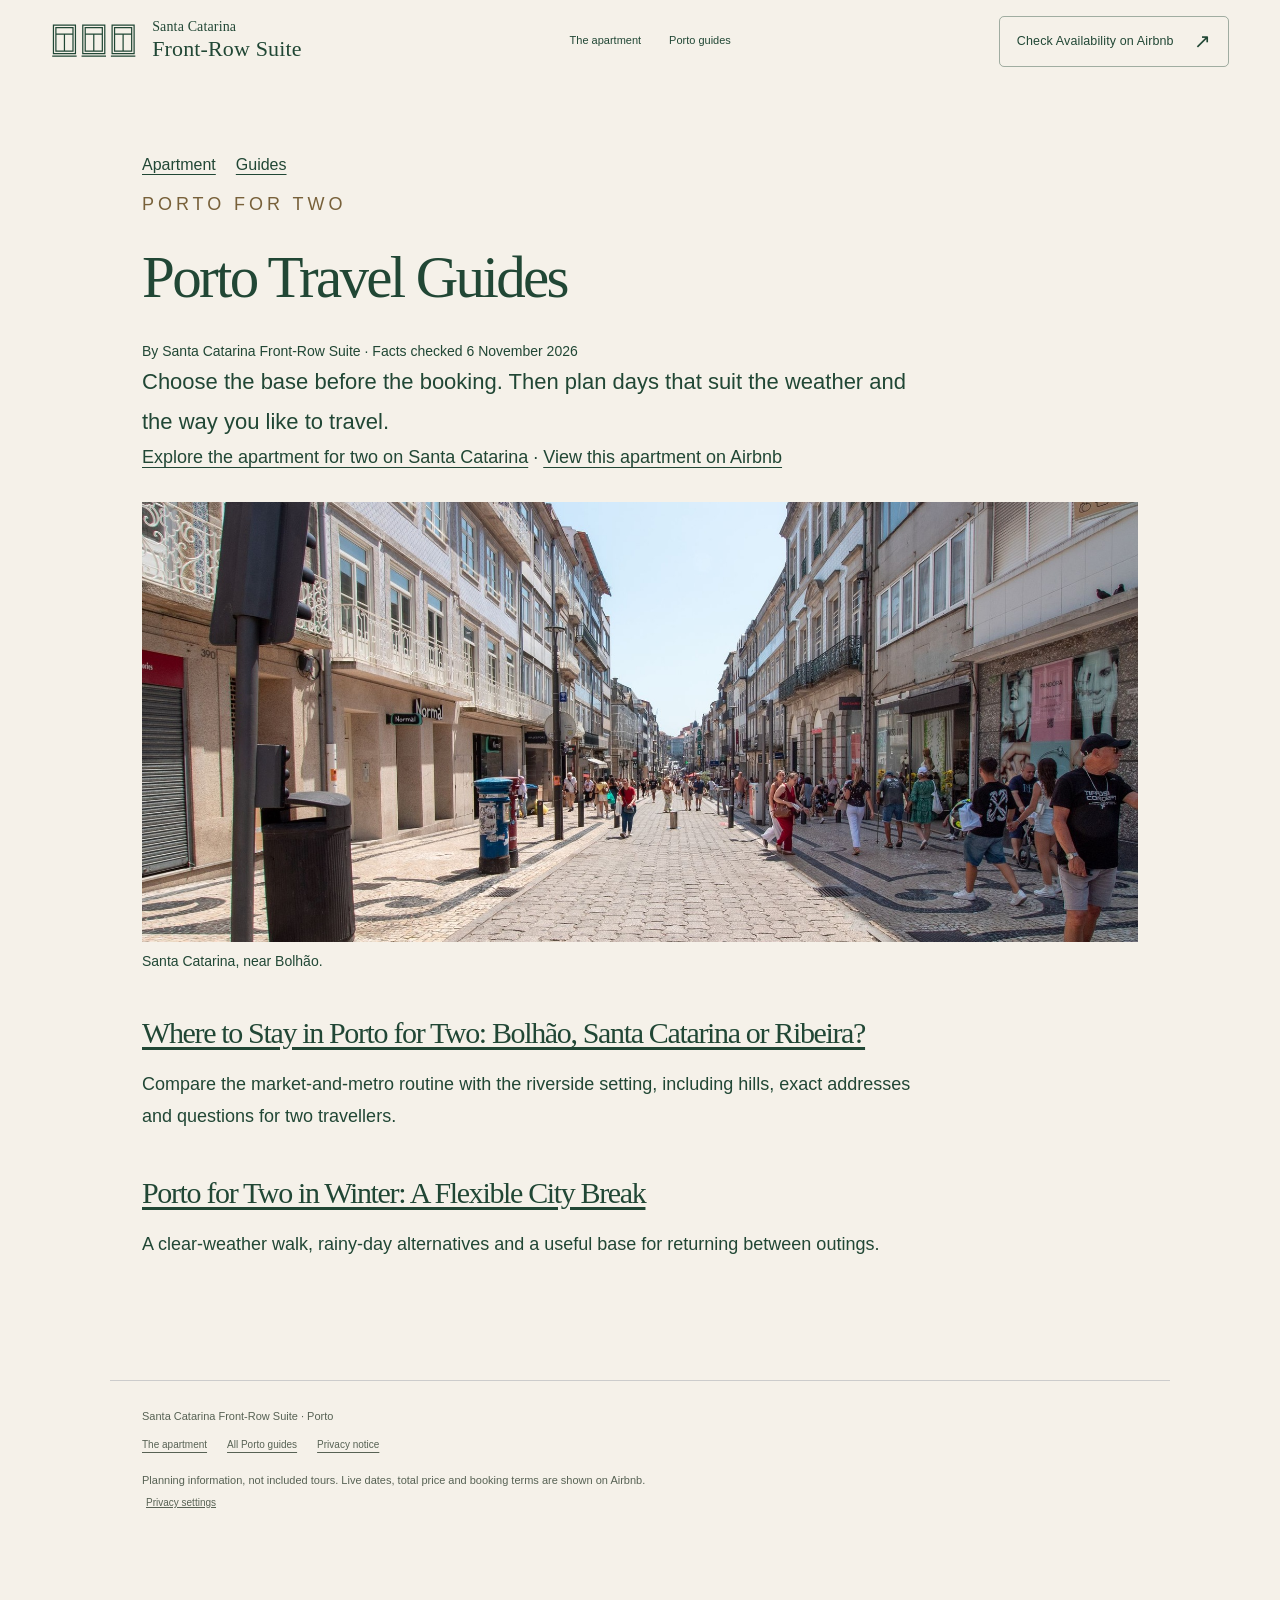
<file: guides/index.html>
<!doctype html>
<html lang="en"><head>
<script defer="" src="/privacy-analytics.js"></script>
<meta charset="utf-8"/>
<meta content="width=device-width, initial-scale=1" name="viewport"/>

















<meta content="max-image-preview:large" name="robots"/><meta content="#442b36" name="theme-color"/><link href="/assets/favicon.svg" rel="icon" type="image/svg+xml"/><link href="/assets/common.css" rel="stylesheet"/><link href="/assets/theme.css" rel="stylesheet"/><script defer="True" src="/assets/main.js"></script><link href="/assets/icon-32.png" rel="icon" sizes="32x32" type="image/png"/><link href="/assets/icon-180.png" rel="apple-touch-icon"/><link href="/assets/icon-16.png" rel="icon" sizes="16x16" type="image/png"/><title>Porto guides for two | Front Row Porto</title><meta content="Practical Porto guides for two travellers: compare where to stay and plan a flexible winter city break." name="description"/><link href="https://frontrowporto.com/guides/" rel="canonical"/><meta content="Porto guides for two" property="og:title"/><meta content="Practical Porto guides for two travellers: compare where to stay and plan a flexible winter city break." property="og:description"/><meta content="https://frontrowporto.com/guides/" property="og:url"/><meta content="website" property="og:type"/><meta content="https://frontrowporto.com/images/24-pedestrian-street.jpg" property="og:image"/><link href="/assets/guides.css" rel="stylesheet"/><script type="application/ld+json">{"@context": "https://schema.org", "@graph": [{"@type": "CollectionPage", "@id": "https://frontrowporto.com/guides/#article", "url": "https://frontrowporto.com/guides/", "headline": "Porto guides for two", "description": "Practical Porto guides for two travellers: compare where to stay and plan a flexible winter city break.", "inLanguage": "en", "mainEntityOfPage": "https://frontrowporto.com/guides/", "author": {"@type": "Organization", "name": "Santa Catarina Front-Row Suite", "url": "https://frontrowporto.com/"}, "image": "https://frontrowporto.com/images/24-pedestrian-street.jpg"}, {"@type": "BreadcrumbList", "itemListElement": [{"@type": "ListItem", "position": 1, "name": "Home", "item": "https://frontrowporto.com/"}, {"@type": "ListItem", "position": 2, "name": "Porto guides", "item": "https://frontrowporto.com/guides/"}]}]}</script></head><body><header class="site-header"><a class="brand" href="/#main"><span aria-hidden="true" class="window-mark"><svg fill="none" viewbox="0 0 216 88" xmlns="http://www.w3.org/2000/svg"><path d="M6 5h54v70h-54z M12 11h42v58h-42z M12 27h42 M33 27v42 M3 81h60 M78 5h54v70h-54z M84 11h42v58h-42z M84 27h42 M105 27v42 M75 81h60 M150 5h54v70h-54z M156 11h42v58h-42z M156 27h42 M177 27v42 M147 81h60" stroke="currentColor" stroke-linejoin="miter" stroke-width="3"></path></svg></span><span>Santa Catarina<br/><b>Front-Row Suite</b></span></a><nav aria-label="Explore" class="top-links"><a href="/">The apartment</a><a href="/guides/">Porto guides</a></nav><a class="cta header-book" data-booking="header" href="https://www.airbnb.com/rooms/1455066495407495959" rel="noopener">Check Availability on Airbnb<span aria-hidden="true">↗</span></a></header><main id="main" class="guide-layout"><nav class="guide-nav" aria-label="Breadcrumb"><a href="/">Apartment</a><a href="/guides/">Guides</a></nav><p class="eyebrow">PORTO FOR TWO</p><h1>Porto Travel Guides</h1><p class="meta">By Santa Catarina Front-Row Suite · Facts checked 6 November 2026</p><p class="lead">Choose the base before the booking. Then plan days that suit the weather and the way you like to travel.</p><p><a href="/">Explore the apartment for two on Santa Catarina</a> · <a data-booking="guide-index" href="https://www.airbnb.com/rooms/1455066495407495959" rel="noopener">View this apartment on Airbnb</a></p><figure><img class="guide-photo" src="/images/24-pedestrian-street.jpg" alt="Rua de Santa Catarina by our apartment"><figcaption>Santa Catarina, near Bolhão.</figcaption></figure><section><h2><a href="/guides/where-to-stay-porto-for-two/">Where to Stay in Porto for Two: Bolhão, Santa Catarina or Ribeira?</a></h2><p>Compare the market-and-metro routine with the riverside setting, including hills, exact addresses and questions for two travellers.</p></section><section><h2><a href="/guides/porto-for-two-in-winter/">Porto for Two in Winter: A Flexible City Break</a></h2><p>A clear-weather walk, rainy-day alternatives and a useful base for returning between outings.</p></section></main><footer class="guide-footer"><p>Santa Catarina Front-Row Suite · Porto</p><nav class="guide-nav" aria-label="Footer"><a href="/">The apartment</a><a href="/guides/">All Porto guides</a><a href="/privacy.html">Privacy notice</a></nav><p>Planning information, not included tours. Live dates, total price and booking terms are shown on Airbnb.</p></footer></body></html>
</file>
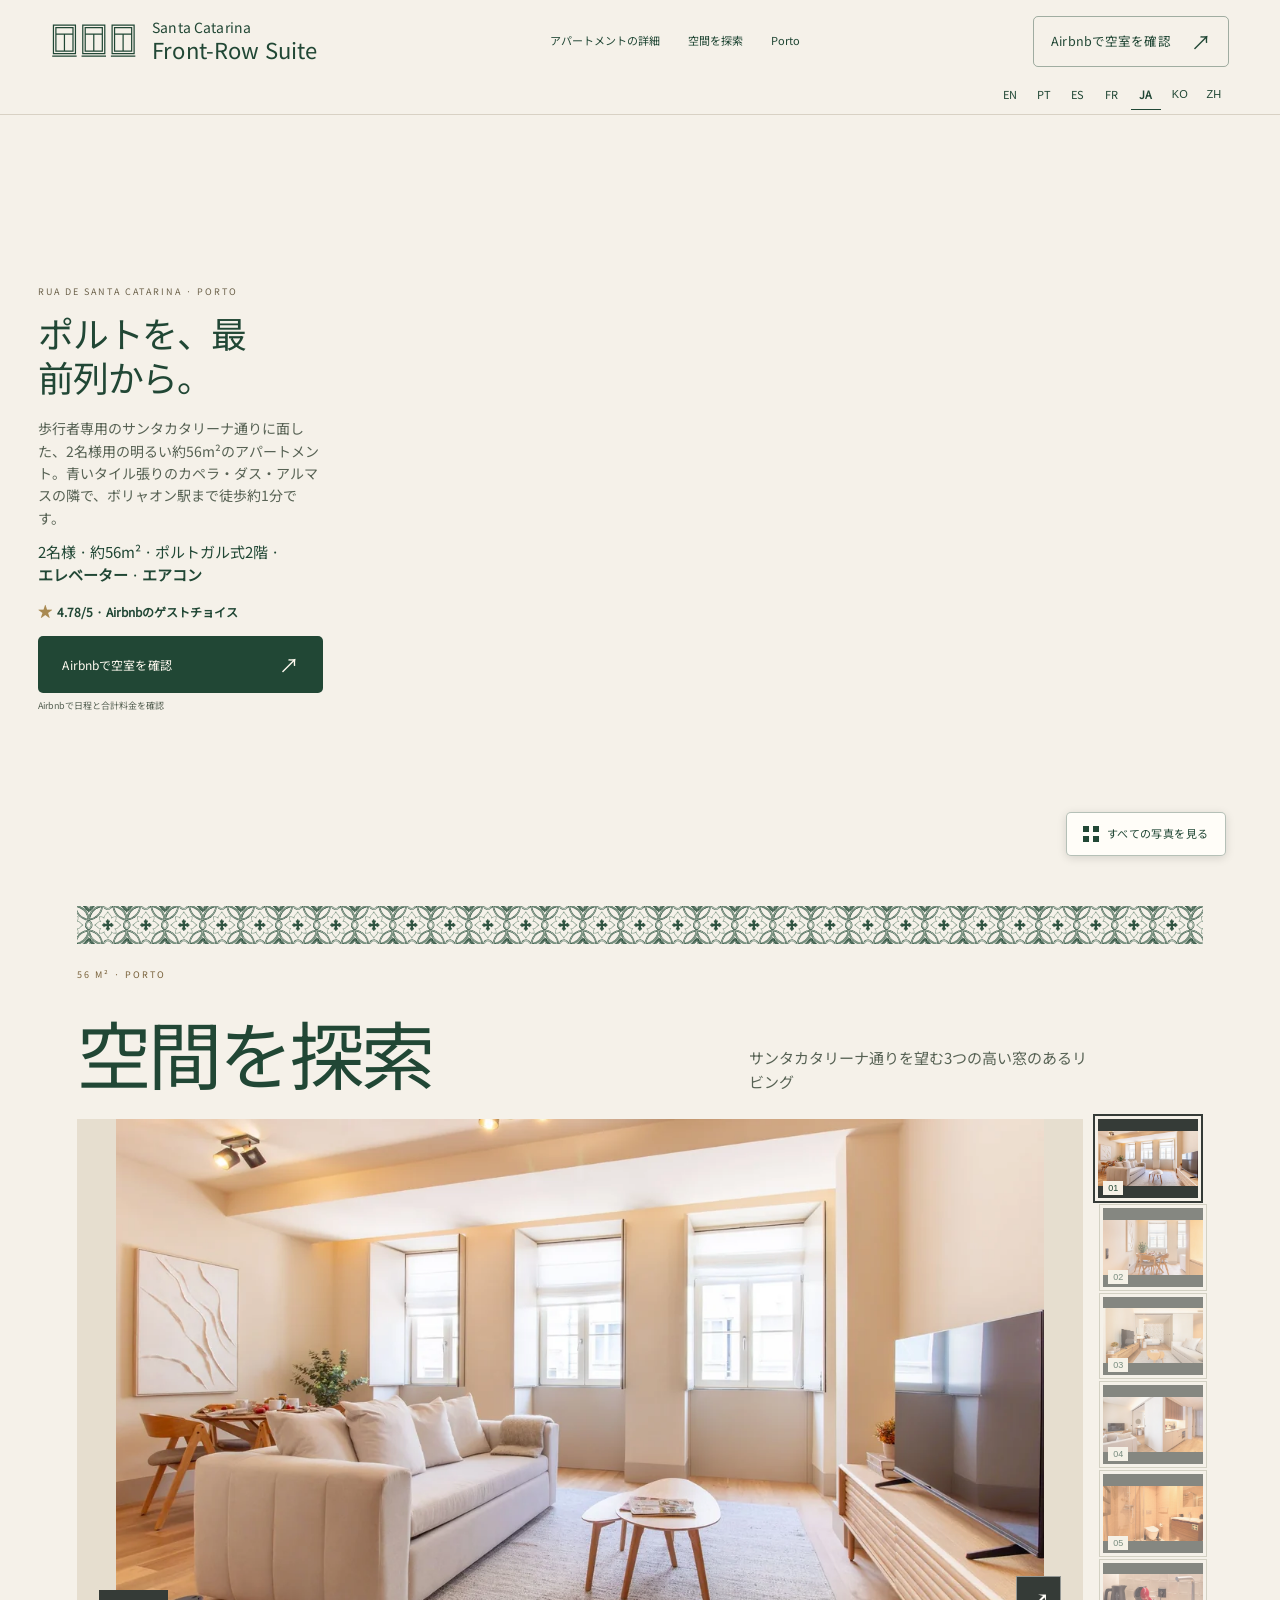
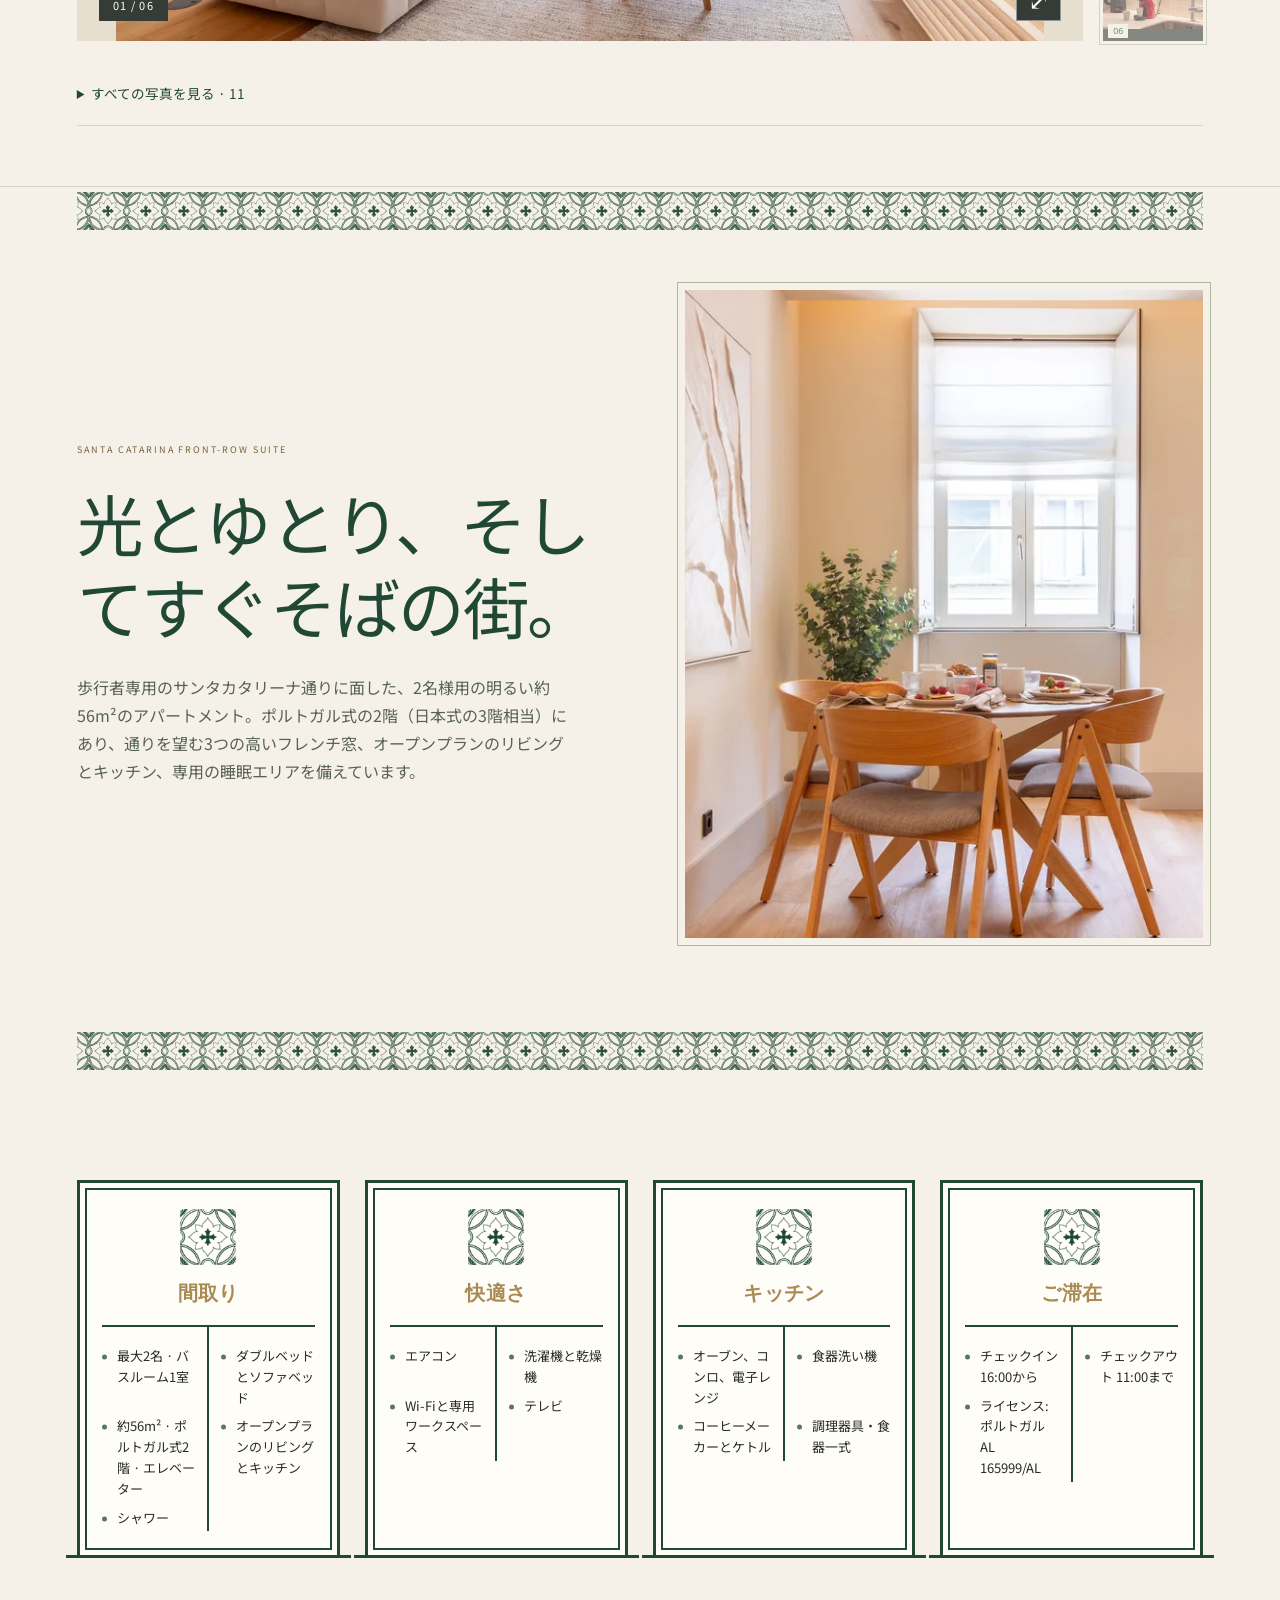
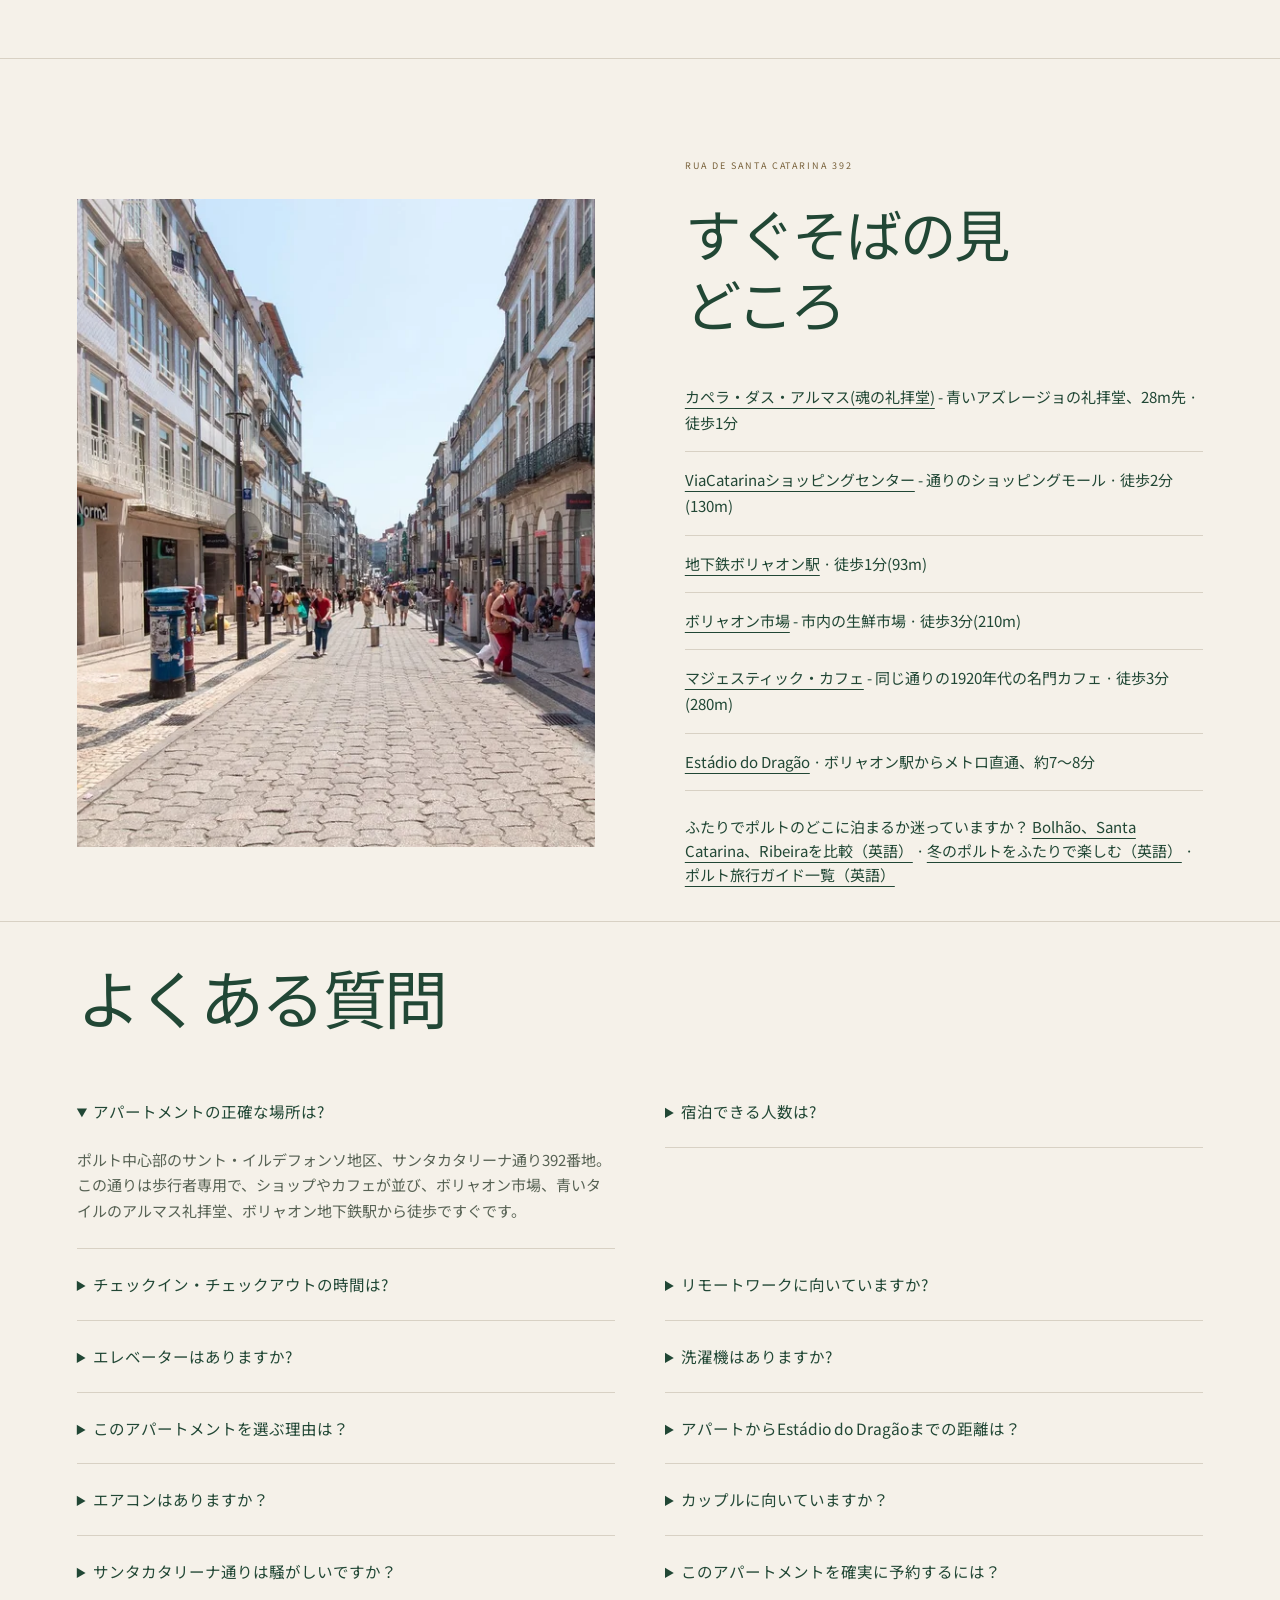
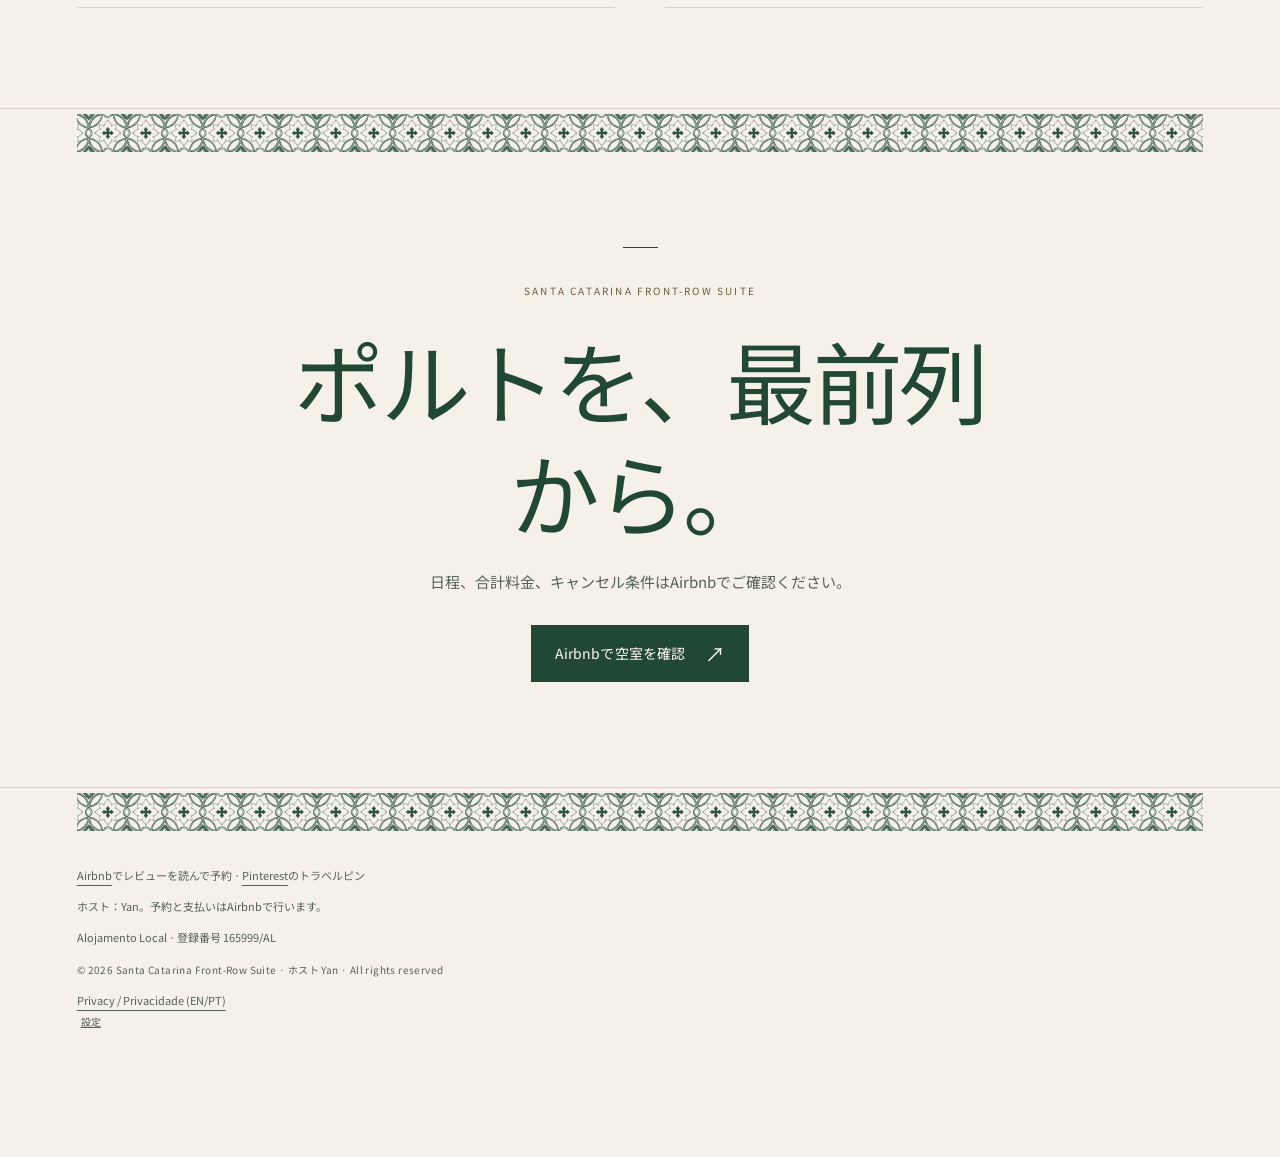
<file: ja/index.html>
<!DOCTYPE html>

<html lang="ja">
<head>
<script src="/privacy-analytics.js" defer></script>
<meta charset="utf-8"/>
<meta content="width=device-width, initial-scale=1" name="viewport"/>
<title>ポルト・ボリャオンの2名用アパートメント | Santa Catarina Front-Row Suite</title>
<meta content="ポルトのボリャオン駅から徒歩約1分。サンタカタリーナ通りに面した約56㎡の2名用アパートメントです。キッチンとエアコンを備え、建物にはエレベーターがあります。ご予約はAirbnbで。" name="description"/>
<link href="https://frontrowporto.com/ja/" rel="canonical"/>
<link href="https://frontrowporto.com/" hreflang="en" rel="alternate"/>
<link href="https://frontrowporto.com/pt/" hreflang="pt" rel="alternate"/>
<link href="https://frontrowporto.com/ja/" hreflang="ja" rel="alternate"/>
<link href="https://frontrowporto.com/ko/" hreflang="ko" rel="alternate"/>
<link href="https://frontrowporto.com/zh-cn/" hreflang="zh-Hans" rel="alternate"/>
<link href="https://frontrowporto.com/es/" hreflang="es" rel="alternate"/>
<link href="https://frontrowporto.com/fr/" hreflang="fr" rel="alternate"/>
<link href="https://frontrowporto.com/" hreflang="x-default" rel="alternate"/>
<meta content="ポルト・ボリャオンの2名用アパートメント | Santa Catarina Front-Row Suite" property="og:title"/>
<meta content="ポルトのボリャオン駅から徒歩約1分。サンタカタリーナ通りに面した約56㎡の2名用アパートメントです。キッチンとエアコンを備え、建物にはエレベーターがあります。ご予約はAirbnbで。" property="og:description"/>
<meta content="website" property="og:type"/>
<meta content="https://frontrowporto.com/ja/" property="og:url"/>
<meta content="https://frontrowporto.com/images/16-living-windows.jpg" property="og:image"/>
<script type="application/ld+json">
{
  "@context": "https://schema.org",
  "@graph": [
    {
      "@type": "WebSite",
      "@id": "https://frontrowporto.com/#website",
      "url": "https://frontrowporto.com/",
      "name": "Santa Catarina Front-Row Suite"
    },
    {
      "@type": "WebPage",
      "@id": "https://frontrowporto.com/ja/#webpage",
      "url": "https://frontrowporto.com/ja/",
      "name": "ポルト・ボリャオンの2名用アパートメント | Santa Catarina Front-Row Suite",
      "inLanguage": "ja",
      "isPartOf": {
        "@id": "https://frontrowporto.com/#website"
      },
      "mainEntity": {
        "@id": "https://frontrowporto.com/#rental"
      }
    },
    {
      "@type": "VacationRental",
      "additionalType": "Apartment",
      "identifier": "scfrs-001",
      "name": "Santa Catarina Front-Row Suite",
      "image": [
        "https://frontrowporto.com/images/16-living-windows.jpg",
        "https://frontrowporto.com/images/17-bed-area.jpg",
        "https://frontrowporto.com/images/18-bathroom-shower.jpg",
        "https://frontrowporto.com/images/19-open-kitchen.jpg",
        "https://frontrowporto.com/images/20-kitchen-coffee.jpg",
        "https://frontrowporto.com/images/21-dining-area.jpg",
        "https://frontrowporto.com/images/22-living-sofa-tv.jpg",
        "https://frontrowporto.com/images/23-dining-windows.jpg",
        "https://frontrowporto.com/images/24-pedestrian-street.jpg",
        "https://frontrowporto.com/images/25-street-entrance.jpg"
      ],
      "geo": {
        "@type": "GeoCoordinates",
        "latitude": 41.1496147,
        "longitude": -8.6057736
      },
      "checkinTime": "16:00",
      "checkoutTime": "11:00",
      "@id": "https://frontrowporto.com/#rental",
      "url": "https://frontrowporto.com/",
      "description": "歩行者専用のサンタカタリーナ通りに面した、2名様用の明るい約56m²のアパートメント。ポルトガル式の2階（日本式の3階相当）にあり、通りを望む3つの高いフレンチ窓、オープンプランのリビングとキッチン、専用の睡眠エリアを備えています。",
      "address": {
        "@type": "PostalAddress",
        "streetAddress": "Rua de Santa Catarina 392, 2 Frt Esq",
        "addressLocality": "Porto",
        "addressRegion": "Porto",
        "postalCode": "4000-443",
        "addressCountry": "PT"
      },
      "sameAs": [
        "https://www.airbnb.com/rooms/1455066495407495959"
      ],
      "containsPlace": {
        "@type": [
          "Accommodation",
          "Apartment"
        ],
        "additionalType": "EntirePlace",
        "@id": "https://frontrowporto.com/#apartment",
        "name": "Santa Catarina Front-Row Suite",
        "occupancy": {
          "@type": "QuantitativeValue",
          "value": 2,
          "maxValue": 2
        },
        "floorSize": {
          "@type": "QuantitativeValue",
          "value": 56,
          "unitCode": "MTK"
        },
        "floorLevel": "2",
        "numberOfBathroomsTotal": 1,
        "bed": [
          {
            "@type": "BedDetails",
            "typeOfBed": "Double",
            "numberOfBeds": 1
          },
          {
            "@type": "BedDetails",
            "typeOfBed": "Sofa bed",
            "numberOfBeds": 1
          }
        ],
        "amenityFeature": [
          {
            "@type": "LocationFeatureSpecification",
            "name": "wifi",
            "value": true
          },
          {
            "@type": "LocationFeatureSpecification",
            "name": "ac",
            "value": true
          },
          {
            "@type": "LocationFeatureSpecification",
            "name": "tv",
            "value": true
          },
          {
            "@type": "LocationFeatureSpecification",
            "name": "elevator",
            "value": true
          },
          {
            "@type": "LocationFeatureSpecification",
            "name": "kitchen",
            "value": true
          },
          {
            "@type": "LocationFeatureSpecification",
            "name": "licenseNum",
            "value": "Portugal AL: 165999/AL"
          },
          {
            "@type": "LocationFeatureSpecification",
            "name": "washerDryer",
            "value": true
          }
        ]
      }
    },
    {
      "@type": "FAQPage",
      "@id": "https://frontrowporto.com/ja/#faq",
      "inLanguage": "ja",
      "mainEntity": [
        {
          "@type": "Question",
          "name": "宿泊できる人数は?",
          "acceptedAnswer": {
            "@type": "Answer",
            "text": "ダブルベッドとソファベッドがあり、別々のベッドで眠りたいご友人同士など、2名様のご滞在に柔軟に対応できます。定員は最大2名様です。"
          }
        },
        {
          "@type": "Question",
          "name": "チェックイン・チェックアウトの時間は?",
          "acceptedAnswer": {
            "@type": "Answer",
            "text": "チェックインは16:00から、チェックアウトは11:00までです。詳細や柔軟な対応についてはAirbnbの各予約で確認されます。"
          }
        },
        {
          "@type": "Question",
          "name": "リモートワークに向いていますか?",
          "acceptedAnswer": {
            "@type": "Answer",
            "text": "はい。Wi-Fiと専用ワークスペースがあり、リビングには3つの高い窓から自然光が入ります。"
          }
        },
        {
          "@type": "Question",
          "name": "エレベーターはありますか?",
          "acceptedAnswer": {
            "@type": "Answer",
            "text": "はい。ポルトガル式の2階にあり、建物にはエレベーターがあります。入口の段差や個別のアクセス条件はAirbnbでお問い合わせください。"
          }
        },
        {
          "@type": "Question",
          "name": "洗濯機はありますか?",
          "acceptedAnswer": {
            "@type": "Answer",
            "text": "はい、アパートメント内に洗濯機と乾燥機があり、長期滞在にも便利です。"
          }
        },
        {
          "@type": "Question",
          "name": "このアパートメントを選ぶ理由は？",
          "acceptedAnswer": {
            "@type": "Answer",
            "text": "ポルトガル式2階から、3つの高いフレンチ窓越しにサンタカタリーナ通りを望めます。約56m²の明るい空間とオープンなリビングは、2名様のポルト中心部での滞在に適しています。"
          }
        },
        {
          "@type": "Question",
          "name": "アパートからEstádio do Dragãoまでの距離は？",
          "acceptedAnswer": {
            "@type": "Answer",
            "text": "ボリャオン駅までは徒歩約1分です。そこからEstádio do Dragãoまではメトロで乗り換えなし、約7〜8分です。このスタジアムはFCポルトの本拠地で、ポルトガル代表の試合も開催されたことがあり、2030年FIFAワールドカップの会場でもあります。試合観戦でポルトを訪れる方に便利な拠点です。"
          }
        },
        {
          "@type": "Question",
          "name": "エアコンはありますか？",
          "acceptedAnswer": {
            "@type": "Answer",
            "text": "はい、エアコンがあります。"
          }
        },
        {
          "@type": "Question",
          "name": "カップルに向いていますか？",
          "acceptedAnswer": {
            "@type": "Answer",
            "text": "はい。ふたりで快適に過ごせる拠点で、ダブルベッド、キッチン、サンタカタリーナ通りに面した3つの高いフランス窓のある明るいリビングがあります。"
          }
        },
        {
          "@type": "Question",
          "name": "サンタカタリーナ通りは騒がしいですか？",
          "acceptedAnswer": {
            "@type": "Answer",
            "text": "アパートメントはショップやカフェが並ぶ歩行者専用の通りに面しているため、室内に通りの音が聞こえることがあります。気になる方は、Airbnbの最近の口コミをご覧いただくか、ご予約前にお問い合わせください。"
          }
        },
        {
          "@type": "Question",
          "name": "このアパートメントを確実に予約するには？",
          "acceptedAnswer": {
            "@type": "Answer",
            "text": "AirbnbボタンからSanta Catarina Front-Row Suiteの掲載番号1455066495407495959を開いてください。空室、合計料金、予約・キャンセル条件はAirbnbで確認できます。"
          }
        }
      ]
    }
  ]
}
</script>
<meta content="max-image-preview:large" name="robots"/><meta content="#442b36" name="theme-color"/><meta content="Santa Catarina Front-Row Suite" property="og:site_name"/><meta content="1200" property="og:image:width"/><meta content="675" property="og:image:height"/><meta content="サンタカタリーナ通りを望む3つの高い窓のあるリビング" property="og:image:alt"/><link href="../assets/favicon.svg" rel="icon" type="image/svg+xml"/><link href="../assets/common.css" rel="stylesheet"/><link href="../assets/theme.css" rel="stylesheet"/><script defer="True" src="../assets/main.js"></script><link href="../assets/icon-32.png" rel="icon" sizes="32x32" type="image/png"/><link href="../assets/icon-180.png" rel="apple-touch-icon"/><link href="../assets/icon-16.png" rel="icon" sizes="16x16" type="image/png"/><link href="../assets/fonts/jp/400.css" rel="stylesheet"/></head>
<body class="aplus jewel"><a class="skip" href="#main">本文へ移動</a><header class="site-header"><a class="brand" href="#main"><span aria-hidden="true" class="window-mark"><svg fill="none" viewBox="0 0 216 88" xmlns="http://www.w3.org/2000/svg"><path d="M6 5h54v70h-54z M12 11h42v58h-42z M12 27h42 M33 27v42 M3 81h60 M78 5h54v70h-54z M84 11h42v58h-42z M84 27h42 M105 27v42 M75 81h60 M150 5h54v70h-54z M156 11h42v58h-42z M156 27h42 M177 27v42 M147 81h60" stroke="currentColor" stroke-linejoin="miter" stroke-width="3"></path></svg></span><span>Santa Catarina<br/><b>Front-Row Suite</b></span></a><nav aria-label="見る" class="top-links"><a href="#apartment">アパートメントの詳細</a><a href="#spaces">空間を探索</a><a href="#neighbourhood">Porto</a></nav><a class="cta header-book" data-booking="header" href="https://www.airbnb.com/rooms/1455066495407495959" rel="noopener">Airbnbで空室を確認<span aria-hidden="true">↗</span></a></header><nav aria-label="Languages" class="languages"><a href="../index.html" lang="en">EN</a><a href="../pt/index.html" lang="pt">PT</a><a href="../es/index.html" lang="es">ES</a><a href="../fr/index.html" lang="fr">FR</a><a aria-current="page" href="../ja/index.html" lang="ja">JA</a><a href="../ko/index.html" lang="ko">KO</a><a href="../zh-cn/index.html" lang="zh-Hans">ZH</a></nav><main id="main"><section class="hero cinematic"><div class="hero-copy"><div class="hero-introduction"><p class="eyebrow">RUA DE SANTA CATARINA · PORTO</p><h1><span class="headline-part" style="--step:0">ポルトを、最前列から。</span> </h1></div><div class="hero-summary"><p class="hero-lede">歩行者専用のサンタカタリーナ通りに面した、2名様用の明るい約56m²のアパートメント。青いタイル張りのカペラ・ダス・アルマスの隣で、ボリャオン駅まで徒歩約1分です。</p><p class="hero-facts">2名様 · 約56m² · ポルトガル式2階 · <strong>エレベーター</strong> · <strong>エアコン</strong></p><a class="hero-proof" data-booking="social-proof" href="https://www.airbnb.com/rooms/1455066495407495959" rel="noopener"><span aria-hidden="true">★</span> 4.78/5 · Airbnbのゲストチョイス</a><a class="cta" data-booking="hero" href="https://www.airbnb.com/rooms/1455066495407495959" rel="noopener">Airbnbで空室を確認<span aria-hidden="true">↗</span></a><p class="booking-note">Airbnbで日程と合計料金を確認</p></div></div><div class="hero-media"><picture class="hero-photo"><source media="(min-width:761px)" srcset="../images/16-living-windows-full.webp" type="image/webp"/><source sizes="(max-width:760px) 100vw, 80vw" srcset="../images/16-living-windows-640.webp 640w, ../images/16-living-windows-1200.webp 1200w, ../images/16-living-windows-1920.webp 1920w" type="image/webp"/><img alt="サンタカタリーナ通りを望む3つの高い窓のあるリビング" decoding="async" fetchpriority="high" height="1080" src="../images/16-living-windows.jpg" width="1920"/></picture><button class="hero-gallery" data-open-gallery="0">すべての写真を見る</button><a class="scroll-cue" href="#spaces">見る ↓</a></div></section><div aria-hidden="true" class="ceramic-strip"></div><section class="section photo-section reveal" id="spaces"><div class="space-experience"><div><div class="section-heading"><p class="eyebrow">56 M² · PORTO</p><h2>空間を探索</h2></div><p aria-live="polite" class="space-caption">歩行者専用のサンタカタリーナ通りに面した、2名様用の明るい約56m²のアパートメント。ポルトガル式の2階（日本式の3階相当）にあり、通りを望む3つの高いフレンチ窓、オープンプランのリビングとキッチン、専用の睡眠エリアを備えています。</p></div><div class="explorer" id="explorer"><div class="stage"><picture class="hero-photo"><source media="(min-width:761px)" srcset="../images/16-living-windows-full.webp" type="image/webp"/><source sizes="(max-width:760px) 100vw, 80vw" srcset="../images/16-living-windows-640.webp 640w, ../images/16-living-windows-1200.webp 1200w, ../images/16-living-windows-1920.webp 1920w" type="image/webp"/><img alt="サンタカタリーナ通りを望む3つの高い窓のあるリビング" decoding="async" fetchpriority="high" height="1080" src="../images/16-living-windows.jpg" width="1920"/></picture><button aria-label="すべての写真を見る" class="expand-photo" data-open-gallery="0">⤢</button><p aria-live="polite" class="stage-count">01 / 06</p></div><div aria-label="空間を探索" class="space-tabs" role="tablist"></div><noscript></noscript></div></div><details class="gallery-archive"><summary class="gallery-summary">すべての写真を見る · 11</summary><div class="photo-grid"><button class="gallery-tile tile-0" data-open-gallery="0" title="すべての写真を見る"><picture class=""><source sizes="(max-width:760px) 100vw, 80vw" srcset="../images/16-living-windows-640.webp 640w, ../images/16-living-windows-1200.webp 1200w, ../images/16-living-windows-1920.webp 1920w" type="image/webp"/><img alt="サンタカタリーナ通りを望む3つの高い窓のあるリビング" decoding="async" height="1080" loading="lazy" src="../images/16-living-windows.jpg" width="1920"/></picture><span aria-hidden="true">01 / 11 ↗</span></button><button class="gallery-tile tile-1" data-open-gallery="1" title="すべての写真を見る"><picture class=""><source sizes="(max-width:760px) 100vw, 80vw" srcset="../images/23-dining-windows-640.webp 640w, ../images/23-dining-windows-1200.webp 1200w, ../images/23-dining-windows-1920.webp 1920w" type="image/webp"/><img alt="通りに面した窓のあるダイニングエリア" decoding="async" height="1080" loading="lazy" src="../images/23-dining-windows.jpg" width="1920"/></picture><span aria-hidden="true">02 / 11 ↗</span></button><button class="gallery-tile tile-2" data-open-gallery="2" title="すべての写真を見る"><picture class=""><source sizes="(max-width:760px) 100vw, 80vw" srcset="../images/17-bed-area-640.webp 640w, ../images/17-bed-area-1200.webp 1200w, ../images/17-bed-area-1920.webp 1920w" type="image/webp"/><img alt="リビングからダブルベッドのある寝室エリアを望む眺め。" decoding="async" height="1080" loading="lazy" src="../images/17-bed-area.jpg" width="1920"/></picture><span aria-hidden="true">03 / 11 ↗</span></button><button class="gallery-tile tile-3" data-open-gallery="3" title="すべての写真を見る"><picture class=""><source sizes="(max-width:760px) 100vw, 80vw" srcset="../images/19-open-kitchen-640.webp 640w, ../images/19-open-kitchen-1200.webp 1200w, ../images/19-open-kitchen-1920.webp 1920w" type="image/webp"/><img alt="オープンプランのキッチンとリビング" decoding="async" height="1080" loading="lazy" src="../images/19-open-kitchen.jpg" width="1920"/></picture><span aria-hidden="true">04 / 11 ↗</span></button><button class="gallery-tile tile-4" data-open-gallery="4" title="すべての写真を見る"><picture class=""><source sizes="(max-width:760px) 100vw, 80vw" srcset="../images/18-bathroom-shower-640.webp 640w, ../images/18-bathroom-shower-1200.webp 1200w, ../images/18-bathroom-shower-1920.webp 1920w" type="image/webp"/><img alt="シャワー付きバスルーム" decoding="async" height="1080" loading="lazy" src="../images/18-bathroom-shower.jpg" width="1920"/></picture><span aria-hidden="true">05 / 11 ↗</span></button><button class="gallery-tile tile-5" data-open-gallery="5" title="すべての写真を見る"><picture class=""><source sizes="(max-width:760px) 100vw, 80vw" srcset="../images/20-kitchen-coffee-640.webp 640w, ../images/20-kitchen-coffee-1200.webp 1200w, ../images/20-kitchen-coffee-1920.webp 1920w" type="image/webp"/><img alt="コーヒーメーカーとケトルのあるキッチンコーヒーコーナー" decoding="async" height="1080" loading="lazy" src="../images/20-kitchen-coffee.jpg" width="1920"/></picture><span aria-hidden="true">06 / 11 ↗</span></button><button class="gallery-tile tile-6" data-open-gallery="6" title="すべての写真を見る"><picture class=""><source sizes="(max-width:760px) 100vw, 80vw" srcset="../images/21-dining-area-640.webp 640w, ../images/21-dining-area-1200.webp 1200w, ../images/21-dining-area-1920.webp 1920w" type="image/webp"/><img alt="窓際のダイニングテーブル" decoding="async" height="1080" loading="lazy" src="../images/21-dining-area.jpg" width="1920"/></picture><span aria-hidden="true">07 / 11 ↗</span></button><button class="gallery-tile tile-7" data-open-gallery="7" title="すべての写真を見る"><picture class=""><source sizes="(max-width:760px) 100vw, 80vw" srcset="../images/22-living-sofa-tv-640.webp 640w, ../images/22-living-sofa-tv-1200.webp 1200w, ../images/22-living-sofa-tv-1920.webp 1920w" type="image/webp"/><img alt="リビングのソファとテレビ" decoding="async" height="1080" loading="lazy" src="../images/22-living-sofa-tv.jpg" width="1920"/></picture><span aria-hidden="true">08 / 11 ↗</span></button><button class="gallery-tile tile-8" data-open-gallery="8" title="すべての写真を見る"><picture class=""><source sizes="(max-width:760px) 100vw, 80vw" srcset="../images/24-pedestrian-street-640.webp 640w, ../images/24-pedestrian-street-1200.webp 1200w, ../images/24-pedestrian-street-1920.webp 1920w" type="image/webp"/><img alt="建物前の歩行者専用サンタカタリーナ通り" decoding="async" height="1080" loading="lazy" src="../images/24-pedestrian-street.jpg" width="1920"/></picture><span aria-hidden="true">09 / 11 ↗</span></button><button class="gallery-tile tile-9" data-open-gallery="9" title="すべての写真を見る"><picture class=""><source sizes="(max-width:760px) 100vw, 80vw" srcset="../images/25-street-entrance-640.webp 640w, ../images/25-street-entrance-1200.webp 1200w, ../images/25-street-entrance-1920.webp 1920w" type="image/webp"/><img alt="サンタカタリーナ通りの建物エントランス" decoding="async" height="1080" loading="lazy" src="../images/25-street-entrance.jpg" width="1920"/></picture><span aria-hidden="true">10 / 11 ↗</span></button><button class="gallery-tile tile-10" data-open-gallery="10" title="すべての写真を見る"><picture class=""><source sizes="(max-width:760px) 100vw, 80vw" srcset="../images/26-kitchen-dining-640.webp 640w, ../images/26-kitchen-dining-1200.webp 1200w, ../images/26-kitchen-dining-1920.webp 1920w" type="image/webp"/><img alt="ダイニングエリアのあるオープンキッチン" decoding="async" height="1080" loading="lazy" src="../images/26-kitchen-dining.jpg" width="1920"/></picture><span aria-hidden="true">11 / 11 ↗</span></button></div></details></section><div aria-hidden="true" class="ceramic-strip"></div><section class="section story reveal" id="apartment"><div class="section-intro"><p class="eyebrow">SANTA CATARINA FRONT-ROW SUITE</p><h2>光とゆとり、そしてすぐそばの街。</h2><p>歩行者専用のサンタカタリーナ通りに面した、2名様用の明るい約56m²のアパートメント。ポルトガル式の2階（日本式の3階相当）にあり、通りを望む3つの高いフレンチ窓、オープンプランのリビングとキッチン、専用の睡眠エリアを備えています。</p></div><div class="story-image"><picture class=""><source sizes="(max-width:760px) 100vw, 80vw" srcset="../images/23-dining-windows-640.webp 640w, ../images/23-dining-windows-1200.webp 1200w, ../images/23-dining-windows-1920.webp 1920w" type="image/webp"/><img alt="通りに面した窓のあるダイニングエリア" decoding="async" height="1080" loading="lazy" src="../images/23-dining-windows.jpg" width="1920"/></picture></div><div aria-hidden="true" class="ceramic-strip"></div><div class="amenities"><div class="cols">
<div class="card"><h3>間取り</h3><ul><li>最大2名 · バスルーム1室</li><li>ダブルベッドとソファベッド</li><li>約56m² · ポルトガル式2階 · エレベーター</li><li>オープンプランのリビングとキッチン</li><li>シャワー</li></ul></div>
<div class="card"><h3>快適さ</h3><ul><li>エアコン</li><li>洗濯機と乾燥機</li><li>Wi-Fiと専用ワークスペース</li><li>テレビ</li></ul></div>
<div class="card"><h3>キッチン</h3><ul><li>オーブン、コンロ、電子レンジ</li><li>食器洗い機</li><li>コーヒーメーカーとケトル</li><li>調理器具・食器一式</li></ul></div>
<div class="card"><h3>ご滞在</h3><ul><li>チェックイン 16:00から</li><li>チェックアウト 11:00まで</li><li>ライセンス: ポルトガルAL 165999/AL</li></ul></div>
</div></div></section><section class="section location reveal" id="neighbourhood"><div class="location-visual"><picture class=""><source sizes="(max-width:760px) 100vw, 80vw" srcset="../images/24-pedestrian-street-640.webp 640w, ../images/24-pedestrian-street-1200.webp 1200w, ../images/24-pedestrian-street-1920.webp 1920w" type="image/webp"/><img alt="建物前の歩行者専用サンタカタリーナ通り" decoding="async" height="1080" loading="lazy" src="../images/24-pedestrian-street.jpg" width="1920"/></picture></div><div class="location-copy"><p class="eyebrow">RUA DE SANTA CATARINA 392</p><h2>すぐそばの見どころ</h2><div class="near">
<p><a href="https://maps.app.goo.gl/hY1isak9ZaEqeWXXA" rel="noopener">カペラ・ダス・アルマス(魂の礼拝堂)</a> - 青いアズレージョの礼拝堂、28m先 · 徒歩1分</p>
<p><a href="https://maps.app.goo.gl/fqNXAoGM25nufwLj7" rel="noopener">ViaCatarinaショッピングセンター</a> - 通りのショッピングモール · 徒歩2分(130m)</p>
<p><a href="https://maps.app.goo.gl/WmuZivPvdRuzqKs18" rel="noopener">地下鉄ボリャオン駅</a> · 徒歩1分(93m)</p>
<p><a href="https://maps.app.goo.gl/CtZPgoXBhQ2FH2Q48" rel="noopener">ボリャオン市場</a> - 市内の生鮮市場 · 徒歩3分(210m)</p>
<p><a href="https://maps.app.goo.gl/dxZPnbV4CiZjx5Y49" rel="noopener">マジェスティック・カフェ</a> - 同じ通りの1920年代の名門カフェ · 徒歩3分(280m)</p>
<p><a href="https://www.google.com/maps/search/?api=1&amp;query=Est%C3%A1dio+do+Drag%C3%A3o" rel="noopener">Estádio do Dragão</a> · ボリャオン駅からメトロ直通、約7〜8分</p>
</div><p style="margin-top:24px;font-size:15px">ふたりでポルトのどこに泊まるか迷っていますか？ <a href="/guides/where-to-stay-porto-for-two/">Bolhão、Santa Catarina、Ribeiraを比較（英語）</a> · <a href="/guides/porto-for-two-in-winter/" hreflang="en">冬のポルトをふたりで楽しむ（英語）</a> · <a href="/guides/">ポルト旅行ガイド一覧（英語）</a></p></div></section><section class="section questions reveal"><h2>よくある質問</h2><div class="faq">
<details open=""><summary>アパートメントの正確な場所は?</summary><p>ポルト中心部のサント・イルデフォンソ地区、サンタカタリーナ通り392番地。この通りは歩行者専用で、ショップやカフェが並び、ボリャオン市場、青いタイルのアルマス礼拝堂、ボリャオン地下鉄駅から徒歩ですぐです。</p></details>
<details><summary>宿泊できる人数は?</summary><p>ダブルベッドとソファベッドがあり、別々のベッドで眠りたいご友人同士など、2名様のご滞在に柔軟に対応できます。定員は最大2名様です。</p></details>
<details><summary>チェックイン・チェックアウトの時間は?</summary><p>チェックインは16:00から、チェックアウトは11:00までです。詳細や柔軟な対応についてはAirbnbの各予約で確認されます。</p></details>
<details><summary>リモートワークに向いていますか?</summary><p>はい。Wi-Fiと専用ワークスペースがあり、リビングには3つの高い窓から自然光が入ります。</p></details>
<details><summary>エレベーターはありますか?</summary><p>はい。ポルトガル式の2階にあり、建物にはエレベーターがあります。入口の段差や個別のアクセス条件はAirbnbでお問い合わせください。</p></details>
<details><summary>洗濯機はありますか?</summary><p>はい、アパートメント内に洗濯機と乾燥機があり、長期滞在にも便利です。</p></details>
<details><summary>このアパートメントを選ぶ理由は？</summary><p>ポルトガル式2階から、3つの高いフレンチ窓越しにサンタカタリーナ通りを望めます。約56m²の明るい空間とオープンなリビングは、2名様のポルト中心部での滞在に適しています。</p></details>
<details><summary>アパートからEstádio do Dragãoまでの距離は？</summary><p>ボリャオン駅までは徒歩約1分です。そこからEstádio do Dragãoまではメトロで乗り換えなし、約7〜8分です。このスタジアムはFCポルトの本拠地で、ポルトガル代表の試合も開催されたことがあり、2030年FIFAワールドカップの会場でもあります。試合観戦でポルトを訪れる方に便利な拠点です。</p></details>
<details><summary>エアコンはありますか？</summary><p>はい、エアコンがあります。</p></details>
<details><summary>カップルに向いていますか？</summary><p>はい。ふたりで快適に過ごせる拠点で、ダブルベッド、キッチン、サンタカタリーナ通りに面した3つの高いフランス窓のある明るいリビングがあります。</p></details>
<details><summary>サンタカタリーナ通りは騒がしいですか？</summary><p>アパートメントはショップやカフェが並ぶ歩行者専用の通りに面しているため、室内に通りの音が聞こえることがあります。気になる方は、Airbnbの最近の口コミをご覧いただくか、ご予約前にお問い合わせください。</p></details>
<details><summary>このアパートメントを確実に予約するには？</summary><p>AirbnbボタンからSanta Catarina Front-Row Suiteの掲載番号1455066495407495959を開いてください。空室、合計料金、予約・キャンセル条件はAirbnbで確認できます。</p></details></div></section><div aria-hidden="true" class="ceramic-strip"></div><section class="closing reveal"><p class="eyebrow">SANTA CATARINA FRONT-ROW SUITE</p><h2>ポルトを、最前列から。</h2><p>日程、合計料金、キャンセル条件はAirbnbでご確認ください。</p><a class="cta" data-booking="closing" href="https://www.airbnb.com/rooms/1455066495407495959" rel="noopener">Airbnbで空室を確認<span aria-hidden="true">↗</span></a></section><div aria-hidden="true" class="ceramic-strip"></div></main><footer>
<p><a data-placement="footer" href="https://www.airbnb.com/rooms/1455066495407495959" rel="noopener">Airbnb</a>でレビューを読んで予約 · <a href="https://pt.pinterest.com/scfrontrowporto/" rel="noopener">Pinterest</a>のトラベルピン</p>
<p>ホスト：Yan。予約と支払いはAirbnbで行います。</p>
<p class="al-registration">Alojamento Local · 登録番号 165999/AL</p><p class="rights">© 2026 Santa Catarina Front-Row Suite · ホスト Yan · All rights reserved</p><p><a href="/privacy.html">Privacy / Privacidade (EN/PT)</a></p></footer><div aria-label="Airbnbで空室を確認" class="mobile-book" role="region"><span aria-hidden="true" class="window-mark bar-mark"><svg fill="none" viewBox="0 0 216 88" xmlns="http://www.w3.org/2000/svg"><path d="M6 5h54v70h-54z M12 11h42v58h-42z M12 27h42 M33 27v42 M3 81h60 M78 5h54v70h-54z M84 11h42v58h-42z M84 27h42 M105 27v42 M75 81h60 M150 5h54v70h-54z M156 11h42v58h-42z M156 27h42 M177 27v42 M147 81h60" stroke="currentColor" stroke-linejoin="miter" stroke-width="3"></path></svg></span><span>Santa Catarina<br/><b>Front-Row Suite</b></span><a class="cta" data-booking="mobile" href="https://www.airbnb.com/rooms/1455066495407495959" rel="noopener">Airbnbで空室を確認<span aria-hidden="true">↗</span></a></div><dialog aria-label="すべての写真を見る" class="lightbox"><div class="lightbox-bar"><span aria-live="polite" class="photo-counter"></span><button aria-label="ギャラリーを閉じる" class="close-gallery">×</button></div><img alt="" class="lightbox-img"/><div class="lightbox-bottom"><button aria-label="前の写真" class="prev">←</button><p class="photo-caption"></p><button aria-label="次の写真" class="next">→</button></div></dialog><script id="gallery-data" type="application/json">[{"src": "../images/16-living-windows-1200.webp", "alt": "サンタカタリーナ通りを望む3つの高い窓のあるリビング", "thumb": "../images/16-living-windows-640.webp"}, {"src": "../images/23-dining-windows-1200.webp", "alt": "通りに面した窓のあるダイニングエリア", "thumb": "../images/23-dining-windows-640.webp"}, {"src": "../images/17-bed-area-1200.webp", "alt": "リビングからダブルベッドのある寝室エリアを望む眺め。", "thumb": "../images/17-bed-area-640.webp"}, {"src": "../images/19-open-kitchen-1200.webp", "alt": "オープンプランのキッチンとリビング", "thumb": "../images/19-open-kitchen-640.webp"}, {"src": "../images/18-bathroom-shower-1200.webp", "alt": "シャワー付きバスルーム", "thumb": "../images/18-bathroom-shower-640.webp"}, {"src": "../images/20-kitchen-coffee-1200.webp", "alt": "コーヒーメーカーとケトルのあるキッチンコーヒーコーナー", "thumb": "../images/20-kitchen-coffee-640.webp"}, {"src": "../images/21-dining-area-1200.webp", "alt": "窓際のダイニングテーブル", "thumb": "../images/21-dining-area-640.webp"}, {"src": "../images/22-living-sofa-tv-1200.webp", "alt": "リビングのソファとテレビ", "thumb": "../images/22-living-sofa-tv-640.webp"}, {"src": "../images/24-pedestrian-street-1200.webp", "alt": "建物前の歩行者専用サンタカタリーナ通り", "thumb": "../images/24-pedestrian-street-640.webp"}, {"src": "../images/25-street-entrance-1200.webp", "alt": "サンタカタリーナ通りの建物エントランス", "thumb": "../images/25-street-entrance-640.webp"}, {"src": "../images/26-kitchen-dining-full.webp", "alt": "ダイニングエリアのあるオープンキッチン", "thumb": "../images/26-kitchen-dining-640.webp"}]</script>
</body>
                                                                                                                                                                                                                                                                                                                                                                                                                                                                                                                                                                                                                                                                                                                                                                                                                                                                                                                                                                                                                                                                                                                                                                                                                                                                                                                                                                                                                                                                                                                                                                                                                                                                                                                                                                                                                                                                                                                                                                                                                                                                                                                                                                                                                                                                                                                                                                                                                                                                                                                                                                                                                                                                                                                                                                                                                                                                                                                                                                                                                                                                                                                                                                                                                                                                                                                                                                                                                                                                                                                                                                                                                                                                                                                                                                                                                                                                                                                                                                                                                                                                                                                                                                                                                                                                                                                                                                                                                                                                                                                                                                                                                                                                                                                                                                                                                                                                                                                                                                                                                                                                                                                                                                                                                                                                                                                                                                                                                                                                                                                                                                                                                                                                                                                                                                                                                                                                                                                                                                                                                                                                                                                                                                                                                                                                                                                                                                                                                                                                                                                                                                                                                                                                                                                                                                                                                                                                                                                                                                                                                                                                                                                                                                                                                                                                                                                                                                                                                                                                                                                                                                                                                                                                                                                                                                                                                                                                                                                                                                                                                                                                                                                                                                                                                                                                                                                                                                                                                                                                                                                                                                                                                                                                                                                                                             </html>
</file>
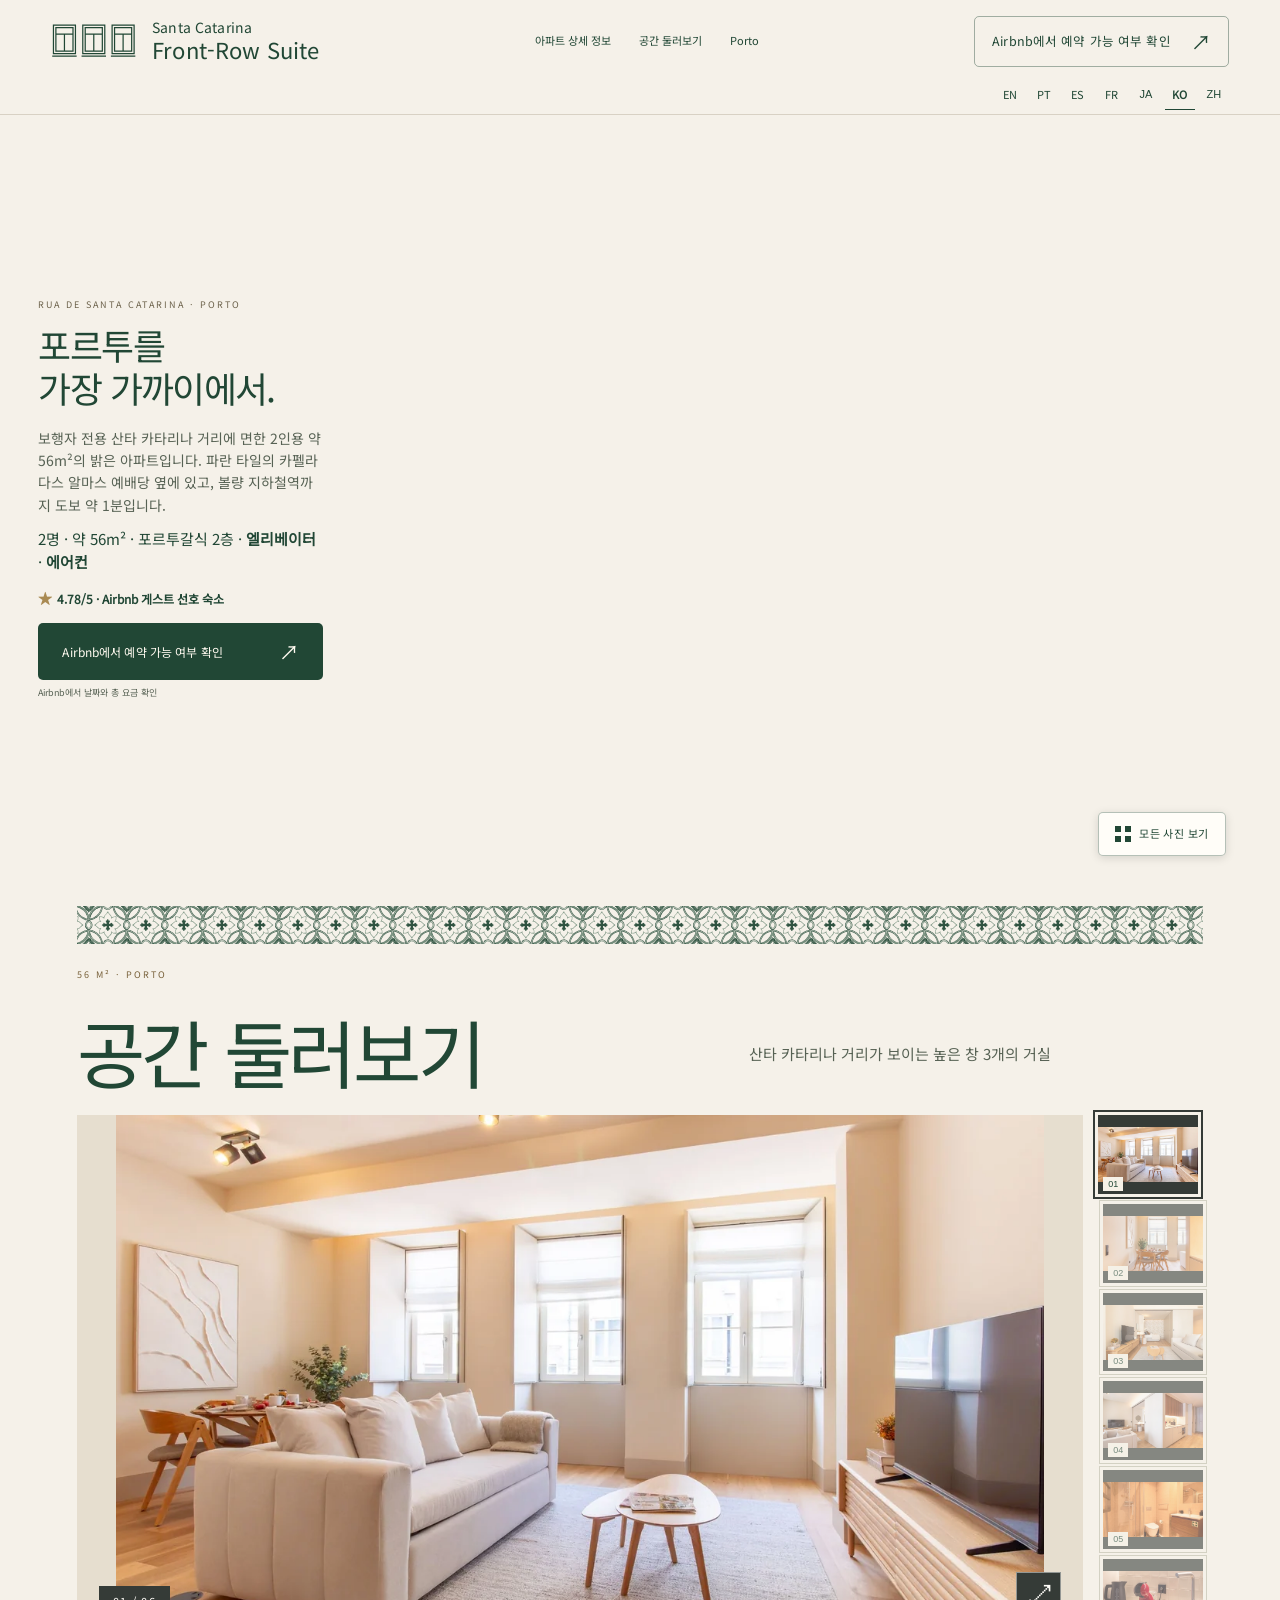
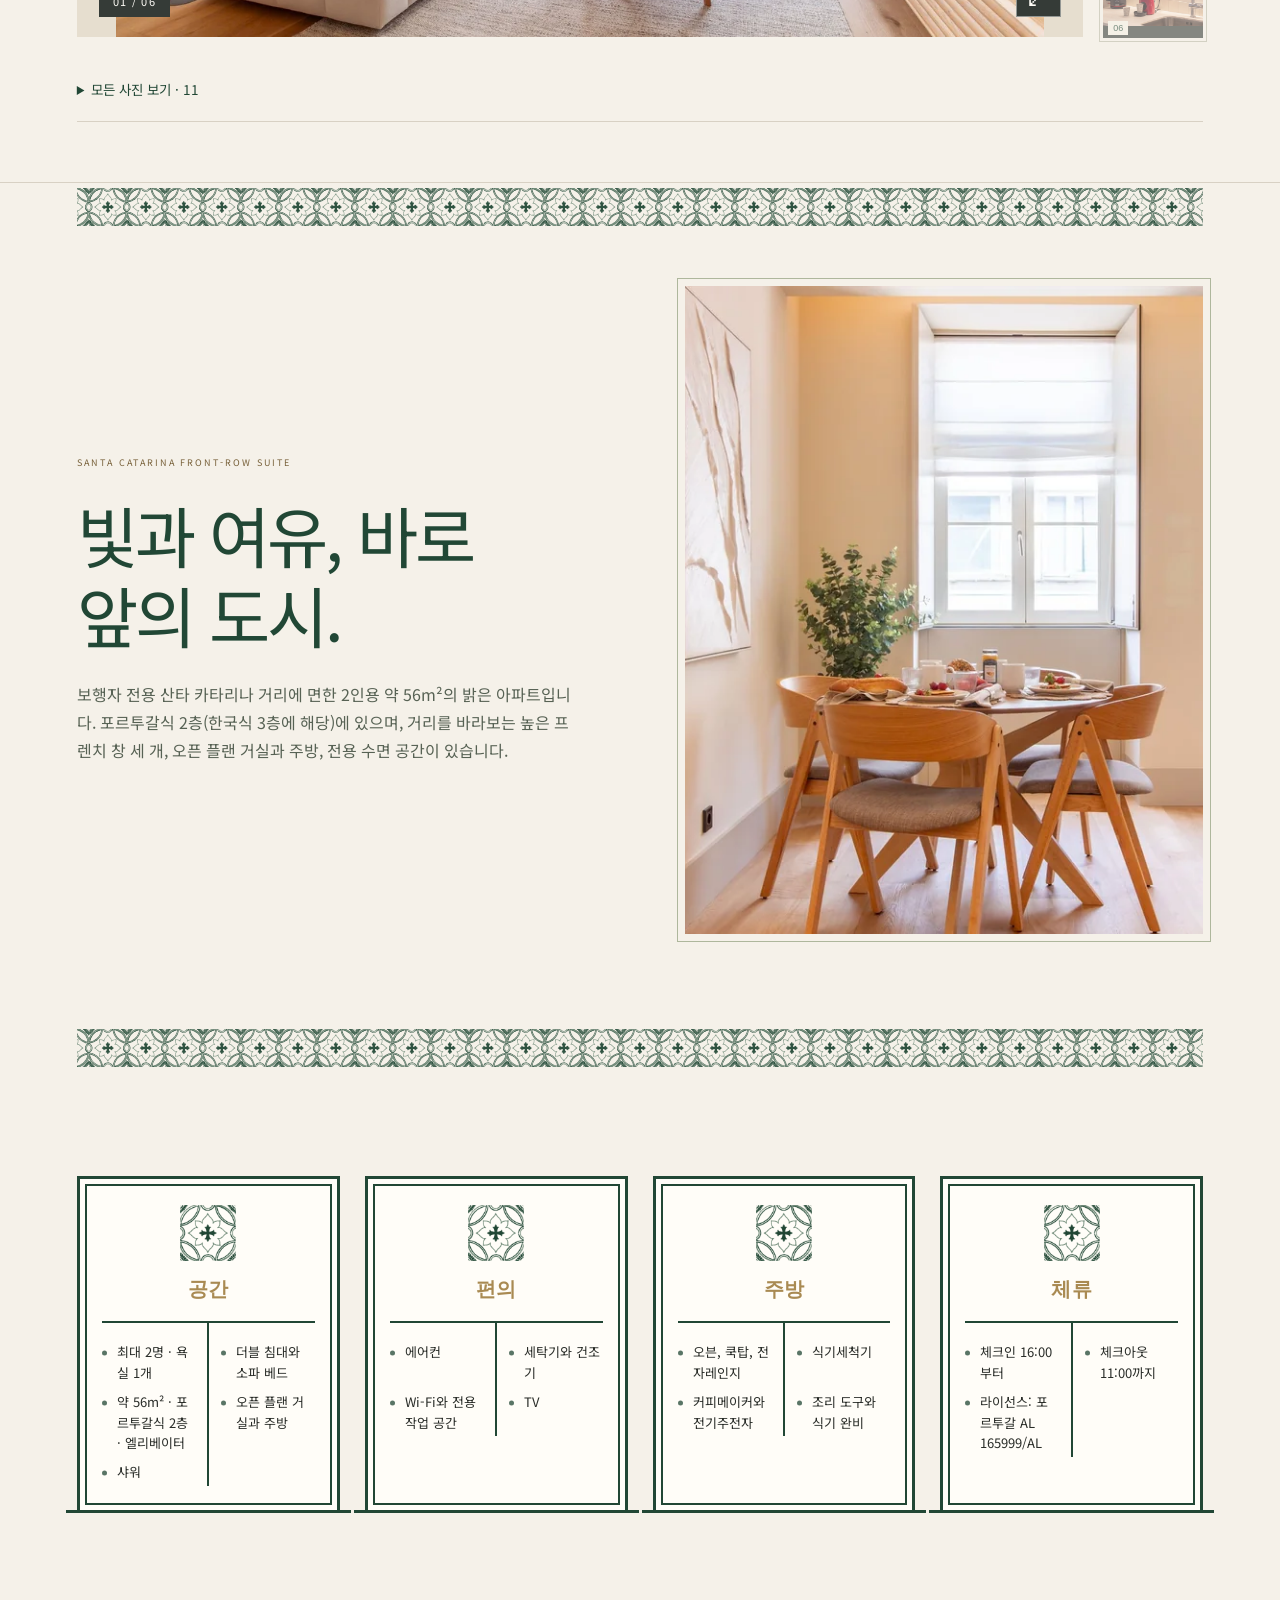
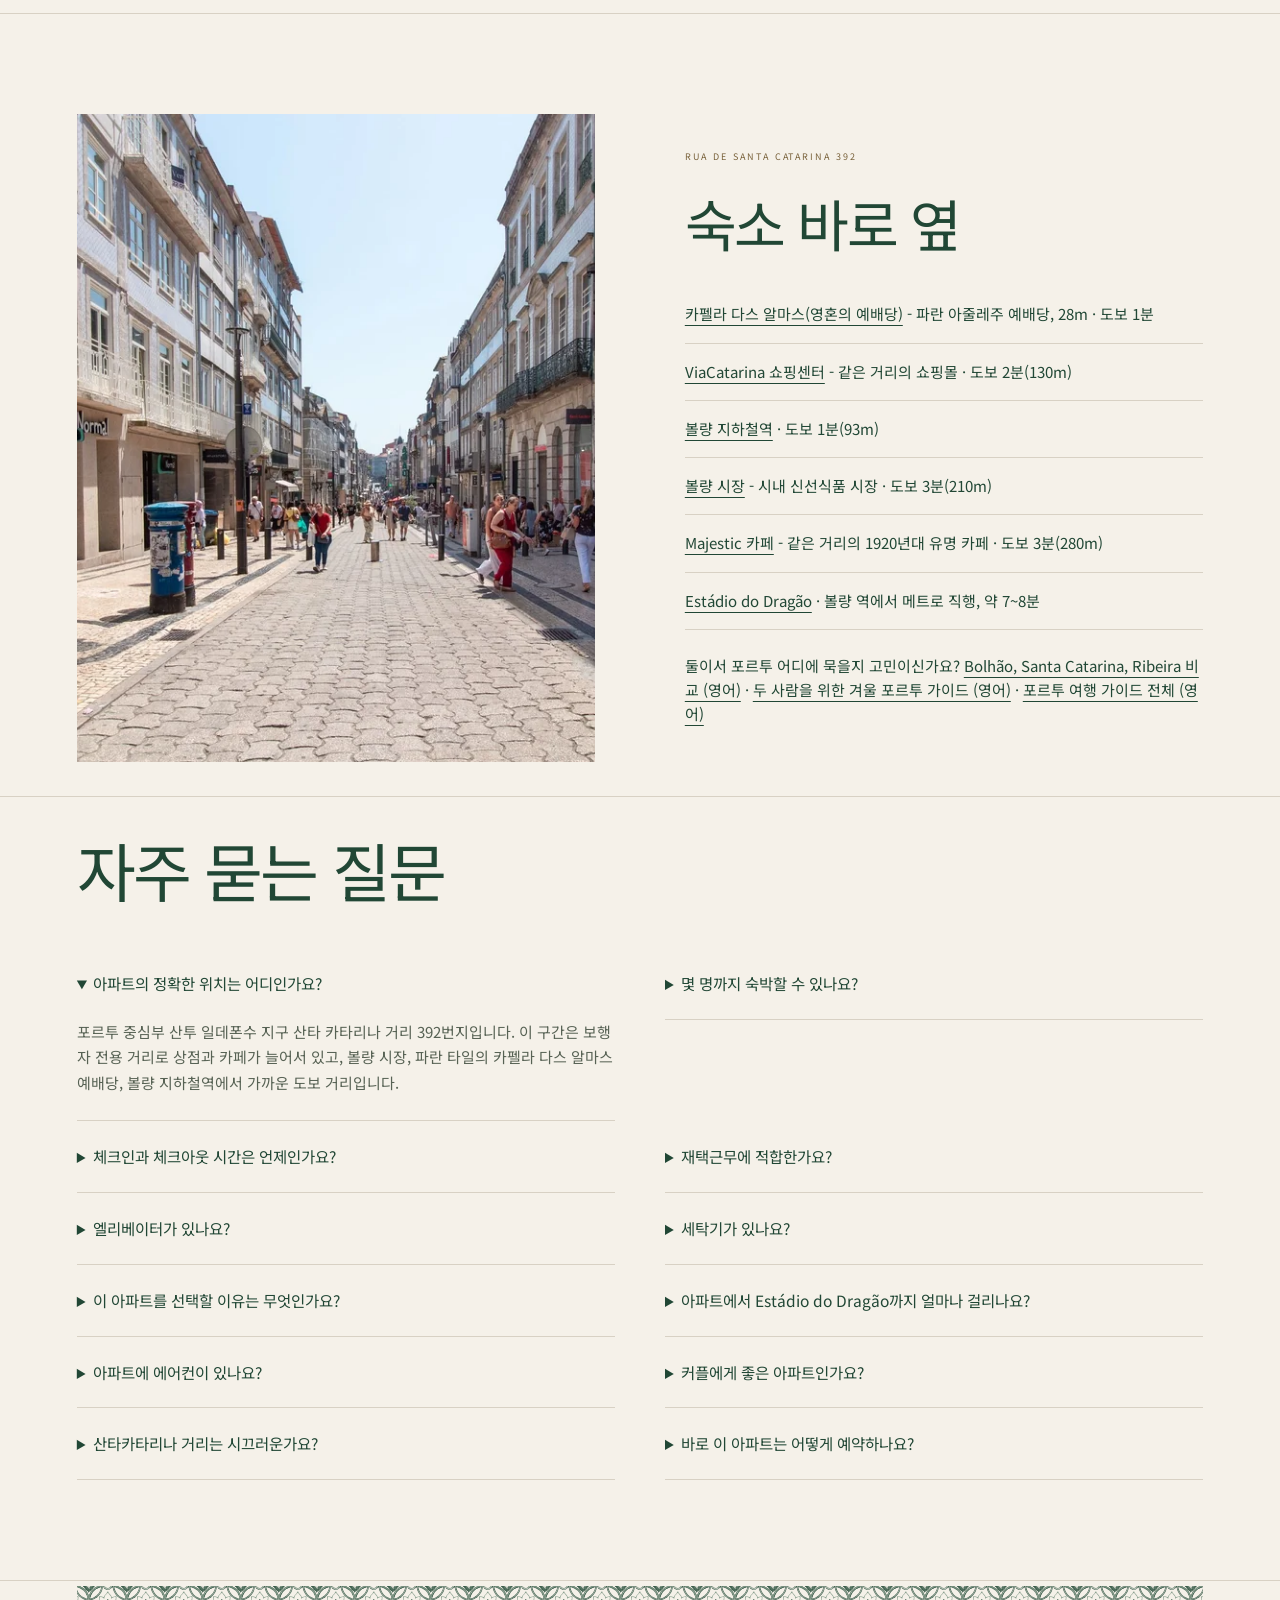
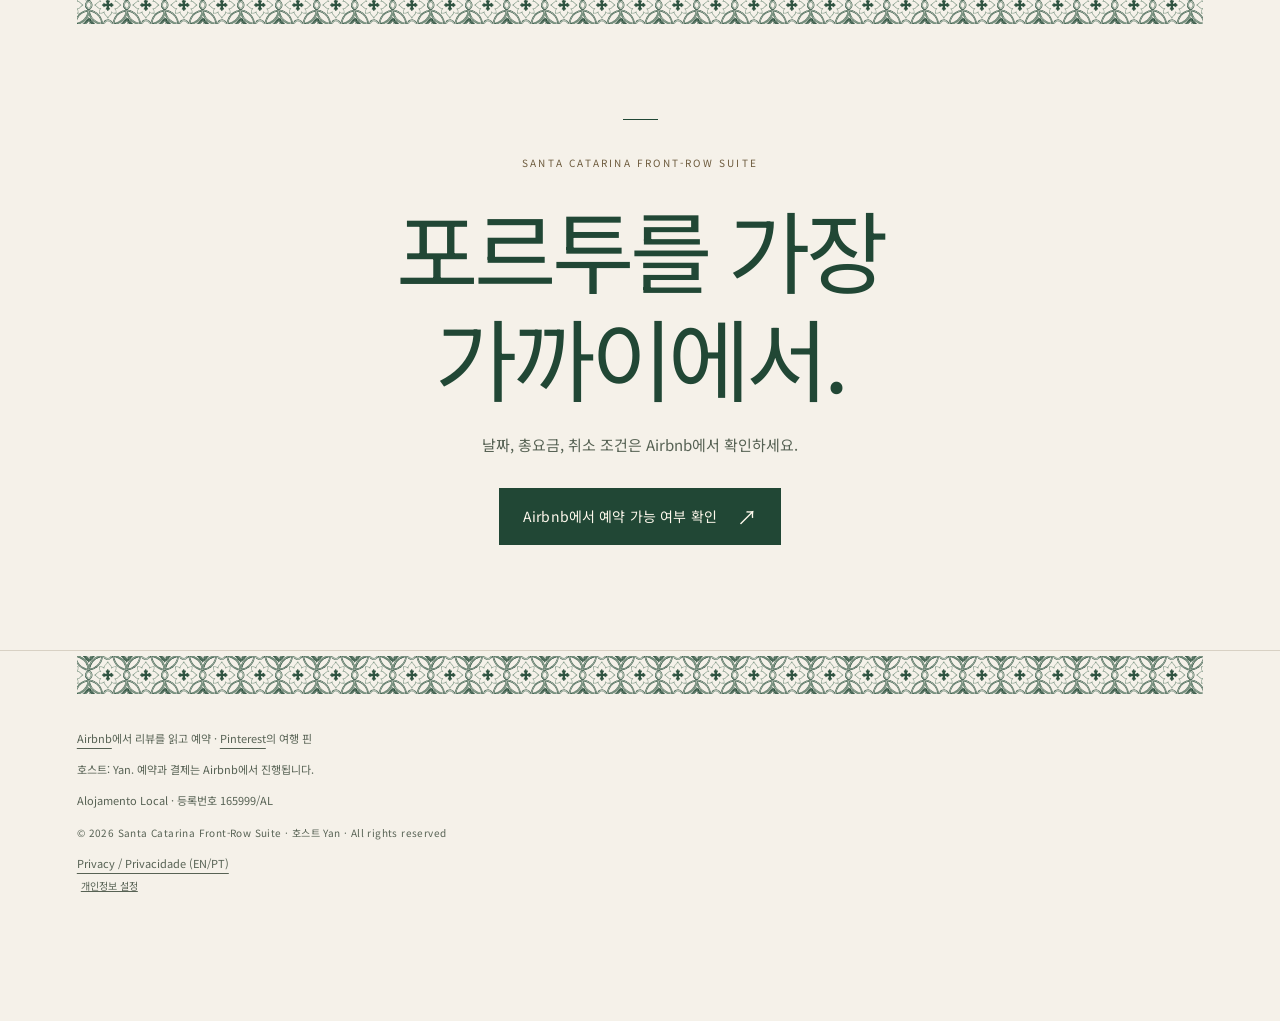
<file: ko/index.html>
<!DOCTYPE html>

<html lang="ko">
<head>
<script src="/privacy-analytics.js" defer></script>
<meta charset="utf-8"/>
<meta content="width=device-width, initial-scale=1" name="viewport"/>
<title>포르투 볼량의 2인용 휴가 아파트 | Santa Catarina Front-Row Suite</title>
<meta content="포르투 볼량역에서 도보 약 1분, 산타 카타리나 거리에 면한 약 56㎡의 2인용 아파트입니다. 주방과 에어컨이 있으며 건물에 엘리베이터가 있습니다. 예약은 Airbnb에서 하실 수 있습니다." name="description"/>
<link href="https://frontrowporto.com/ko/" rel="canonical"/>
<link href="https://frontrowporto.com/" hreflang="en" rel="alternate"/>
<link href="https://frontrowporto.com/pt/" hreflang="pt" rel="alternate"/>
<link href="https://frontrowporto.com/ja/" hreflang="ja" rel="alternate"/>
<link href="https://frontrowporto.com/ko/" hreflang="ko" rel="alternate"/>
<link href="https://frontrowporto.com/zh-cn/" hreflang="zh-Hans" rel="alternate"/>
<link href="https://frontrowporto.com/es/" hreflang="es" rel="alternate"/>
<link href="https://frontrowporto.com/fr/" hreflang="fr" rel="alternate"/>
<link href="https://frontrowporto.com/" hreflang="x-default" rel="alternate"/>
<meta content="포르투 볼량의 2인용 휴가 아파트 | Santa Catarina Front-Row Suite" property="og:title"/>
<meta content="포르투 볼량역에서 도보 약 1분, 산타 카타리나 거리에 면한 약 56㎡의 2인용 아파트입니다. 주방과 에어컨이 있으며 건물에 엘리베이터가 있습니다. 예약은 Airbnb에서 하실 수 있습니다." property="og:description"/>
<meta content="website" property="og:type"/>
<meta content="https://frontrowporto.com/ko/" property="og:url"/>
<meta content="https://frontrowporto.com/images/16-living-windows.jpg" property="og:image"/>
<script type="application/ld+json">
{
  "@context": "https://schema.org",
  "@graph": [
    {
      "@type": "WebSite",
      "@id": "https://frontrowporto.com/#website",
      "url": "https://frontrowporto.com/",
      "name": "Santa Catarina Front-Row Suite"
    },
    {
      "@type": "WebPage",
      "@id": "https://frontrowporto.com/ko/#webpage",
      "url": "https://frontrowporto.com/ko/",
      "name": "포르투 볼량의 2인용 휴가 아파트 | Santa Catarina Front-Row Suite",
      "inLanguage": "ko",
      "isPartOf": {
        "@id": "https://frontrowporto.com/#website"
      },
      "mainEntity": {
        "@id": "https://frontrowporto.com/#rental"
      }
    },
    {
      "@type": "VacationRental",
      "additionalType": "Apartment",
      "identifier": "scfrs-001",
      "name": "Santa Catarina Front-Row Suite",
      "image": [
        "https://frontrowporto.com/images/16-living-windows.jpg",
        "https://frontrowporto.com/images/17-bed-area.jpg",
        "https://frontrowporto.com/images/18-bathroom-shower.jpg",
        "https://frontrowporto.com/images/19-open-kitchen.jpg",
        "https://frontrowporto.com/images/20-kitchen-coffee.jpg",
        "https://frontrowporto.com/images/21-dining-area.jpg",
        "https://frontrowporto.com/images/22-living-sofa-tv.jpg",
        "https://frontrowporto.com/images/23-dining-windows.jpg",
        "https://frontrowporto.com/images/24-pedestrian-street.jpg",
        "https://frontrowporto.com/images/25-street-entrance.jpg"
      ],
      "geo": {
        "@type": "GeoCoordinates",
        "latitude": 41.1496147,
        "longitude": -8.6057736
      },
      "checkinTime": "16:00",
      "checkoutTime": "11:00",
      "@id": "https://frontrowporto.com/#rental",
      "url": "https://frontrowporto.com/",
      "description": "보행자 전용 산타 카타리나 거리에 면한 2인용 약 56m²의 밝은 아파트입니다. 포르투갈식 2층(한국식 3층에 해당)에 있으며, 거리를 바라보는 높은 프렌치 창 세 개, 오픈 플랜 거실과 주방, 전용 수면 공간이 있습니다.",
      "address": {
        "@type": "PostalAddress",
        "streetAddress": "Rua de Santa Catarina 392, 2 Frt Esq",
        "addressLocality": "Porto",
        "addressRegion": "Porto",
        "postalCode": "4000-443",
        "addressCountry": "PT"
      },
      "sameAs": [
        "https://www.airbnb.com/rooms/1455066495407495959"
      ],
      "containsPlace": {
        "@type": [
          "Accommodation",
          "Apartment"
        ],
        "additionalType": "EntirePlace",
        "@id": "https://frontrowporto.com/#apartment",
        "name": "Santa Catarina Front-Row Suite",
        "occupancy": {
          "@type": "QuantitativeValue",
          "value": 2,
          "maxValue": 2
        },
        "floorSize": {
          "@type": "QuantitativeValue",
          "value": 56,
          "unitCode": "MTK"
        },
        "floorLevel": "2",
        "numberOfBathroomsTotal": 1,
        "bed": [
          {
            "@type": "BedDetails",
            "typeOfBed": "Double",
            "numberOfBeds": 1
          },
          {
            "@type": "BedDetails",
            "typeOfBed": "Sofa bed",
            "numberOfBeds": 1
          }
        ],
        "amenityFeature": [
          {
            "@type": "LocationFeatureSpecification",
            "name": "wifi",
            "value": true
          },
          {
            "@type": "LocationFeatureSpecification",
            "name": "ac",
            "value": true
          },
          {
            "@type": "LocationFeatureSpecification",
            "name": "tv",
            "value": true
          },
          {
            "@type": "LocationFeatureSpecification",
            "name": "elevator",
            "value": true
          },
          {
            "@type": "LocationFeatureSpecification",
            "name": "kitchen",
            "value": true
          },
          {
            "@type": "LocationFeatureSpecification",
            "name": "licenseNum",
            "value": "Portugal AL: 165999/AL"
          },
          {
            "@type": "LocationFeatureSpecification",
            "name": "washerDryer",
            "value": true
          }
        ]
      }
    },
    {
      "@type": "FAQPage",
      "@id": "https://frontrowporto.com/ko/#faq",
      "inLanguage": "ko",
      "mainEntity": [
        {
          "@type": "Question",
          "name": "몇 명까지 숙박할 수 있나요?",
          "acceptedAnswer": {
            "@type": "Answer",
            "text": "더블 침대와 소파 베드가 있어, 각자 다른 침대에서 쉬고 싶은 친구 두 분도 편하게 이용할 수 있습니다. 최대 숙박 인원은 2명입니다."
          }
        },
        {
          "@type": "Question",
          "name": "체크인과 체크아웃 시간은 언제인가요?",
          "acceptedAnswer": {
            "@type": "Answer",
            "text": "체크인은 16:00부터, 체크아웃은 11:00까지입니다. 세부 사항과 유연한 조정 가능 여부는 Airbnb의 각 예약에서 확인됩니다."
          }
        },
        {
          "@type": "Question",
          "name": "재택근무에 적합한가요?",
          "acceptedAnswer": {
            "@type": "Answer",
            "text": "네. Wi-Fi와 전용 작업 공간이 있고, 거실에는 세 개의 높은 창으로 자연광이 들어옵니다."
          }
        },
        {
          "@type": "Question",
          "name": "엘리베이터가 있나요?",
          "acceptedAnswer": {
            "@type": "Answer",
            "text": "네. 포르투갈식 2층에 있으며 건물에 엘리베이터가 있습니다. 입구의 계단이나 개별 접근 조건은 Airbnb로 문의해 주세요."
          }
        },
        {
          "@type": "Question",
          "name": "세탁기가 있나요?",
          "acceptedAnswer": {
            "@type": "Answer",
            "text": "네, 아파트 안에 세탁기와 건조기가 있어 장기 체류에도 편리합니다."
          }
        },
        {
          "@type": "Question",
          "name": "이 아파트를 선택할 이유는 무엇인가요?",
          "acceptedAnswer": {
            "@type": "Answer",
            "text": "포르투갈식 2층에서 높은 프렌치 창 세 개를 통해 산타 카타리나 거리를 바라볼 수 있습니다. 약 56m²의 자연광이 드는 공간과 오픈형 거실은 두 사람의 포르투 중심부 여행에 어울립니다."
          }
        },
        {
          "@type": "Question",
          "name": "아파트에서 Estádio do Dragão까지 얼마나 걸리나요?",
          "acceptedAnswer": {
            "@type": "Answer",
            "text": "볼량 역은 아파트에서 도보 약 1분 거리입니다. 그곳에서 Estádio do Dragão까지는 환승 없이 메트로로 약 7~8분 걸립니다. 이 경기장은 FC 포르투의 홈구장이며 포르투갈 국가대표팀 경기를 개최한 적이 있고 2030 FIFA 월드컵 경기장입니다. 경기를 보러 포르투를 찾는 분께 편리한 거점입니다."
          }
        },
        {
          "@type": "Question",
          "name": "아파트에 에어컨이 있나요?",
          "acceptedAnswer": {
            "@type": "Answer",
            "text": "네, 에어컨이 있습니다."
          }
        },
        {
          "@type": "Question",
          "name": "커플에게 좋은 아파트인가요?",
          "acceptedAnswer": {
            "@type": "Answer",
            "text": "네. 두 분이 편안하게 지내실 수 있는 숙소로, 더블베드와 주방, 산타 카타리나 거리를 향한 높은 프렌치 창 세 개가 있는 밝은 거실이 있습니다."
          }
        },
        {
          "@type": "Question",
          "name": "산타카타리나 거리는 시끄러운가요?",
          "acceptedAnswer": {
            "@type": "Answer",
            "text": "아파트는 상점과 카페가 늘어선 보행자 전용 거리에 있어 실내에서도 거리 소리가 들릴 수 있습니다. 소음이 걱정되시면 Airbnb의 최근 후기를 확인하시거나 예약 전에 문의해 주세요."
          }
        },
        {
          "@type": "Question",
          "name": "바로 이 아파트는 어떻게 예약하나요?",
          "acceptedAnswer": {
            "@type": "Answer",
            "text": "Airbnb 버튼을 눌러 Santa Catarina Front-Row Suite의 숙소 번호 1455066495407495959를 여세요. 예약 가능 날짜, 총요금, 예약 및 취소 조건은 Airbnb에서 확인할 수 있습니다."
          }
        }
      ]
    }
  ]
}
</script>
<meta content="max-image-preview:large" name="robots"/><meta content="#442b36" name="theme-color"/><meta content="Santa Catarina Front-Row Suite" property="og:site_name"/><meta content="1200" property="og:image:width"/><meta content="675" property="og:image:height"/><meta content="산타 카타리나 거리가 보이는 높은 창 3개의 거실" property="og:image:alt"/><link href="../assets/favicon.svg" rel="icon" type="image/svg+xml"/><link href="../assets/common.css" rel="stylesheet"/><link href="../assets/theme.css" rel="stylesheet"/><script defer="True" src="../assets/main.js"></script><link href="../assets/icon-32.png" rel="icon" sizes="32x32" type="image/png"/><link href="../assets/icon-180.png" rel="apple-touch-icon"/><link href="../assets/icon-16.png" rel="icon" sizes="16x16" type="image/png"/><link href="../assets/fonts/kr/400.css" rel="stylesheet"/></head>
<body class="aplus jewel"><a class="skip" href="#main">본문으로 이동</a><header class="site-header"><a class="brand" href="#main"><span aria-hidden="true" class="window-mark"><svg fill="none" viewBox="0 0 216 88" xmlns="http://www.w3.org/2000/svg"><path d="M6 5h54v70h-54z M12 11h42v58h-42z M12 27h42 M33 27v42 M3 81h60 M78 5h54v70h-54z M84 11h42v58h-42z M84 27h42 M105 27v42 M75 81h60 M150 5h54v70h-54z M156 11h42v58h-42z M156 27h42 M177 27v42 M147 81h60" stroke="currentColor" stroke-linejoin="miter" stroke-width="3"></path></svg></span><span>Santa Catarina<br/><b>Front-Row Suite</b></span></a><nav aria-label="둘러보기" class="top-links"><a href="#apartment">아파트 상세 정보</a><a href="#spaces">공간 둘러보기</a><a href="#neighbourhood">Porto</a></nav><a class="cta header-book" data-booking="header" href="https://www.airbnb.com/rooms/1455066495407495959" rel="noopener">Airbnb에서 예약 가능 여부 확인<span aria-hidden="true">↗</span></a></header><nav aria-label="Languages" class="languages"><a href="../index.html" lang="en">EN</a><a href="../pt/index.html" lang="pt">PT</a><a href="../es/index.html" lang="es">ES</a><a href="../fr/index.html" lang="fr">FR</a><a href="../ja/index.html" lang="ja">JA</a><a aria-current="page" href="../ko/index.html" lang="ko">KO</a><a href="../zh-cn/index.html" lang="zh-Hans">ZH</a></nav><main id="main"><section class="hero cinematic"><div class="hero-copy"><div class="hero-introduction"><p class="eyebrow">RUA DE SANTA CATARINA · PORTO</p><h1><span class="headline-part" style="--step:0">포르투를</span> <span class="headline-part" style="--step:1">가장 가까이에서.</span></h1></div><div class="hero-summary"><p class="hero-lede">보행자 전용 산타 카타리나 거리에 면한 2인용 약 56m²의 밝은 아파트입니다. 파란 타일의 카펠라 다스 알마스 예배당 옆에 있고, 볼량 지하철역까지 도보 약 1분입니다.</p><p class="hero-facts">2명 · 약 56m² · 포르투갈식 2층 · <strong>엘리베이터</strong> · <strong>에어컨</strong></p><a class="hero-proof" data-booking="social-proof" href="https://www.airbnb.com/rooms/1455066495407495959" rel="noopener"><span aria-hidden="true">★</span> 4.78/5 · Airbnb 게스트 선호 숙소</a><a class="cta" data-booking="hero" href="https://www.airbnb.com/rooms/1455066495407495959" rel="noopener">Airbnb에서 예약 가능 여부 확인<span aria-hidden="true">↗</span></a><p class="booking-note">Airbnb에서 날짜와 총 요금 확인</p></div></div><div class="hero-media"><picture class="hero-photo"><source media="(min-width:761px)" srcset="../images/16-living-windows-full.webp" type="image/webp"/><source sizes="(max-width:760px) 100vw, 80vw" srcset="../images/16-living-windows-640.webp 640w, ../images/16-living-windows-1200.webp 1200w, ../images/16-living-windows-1920.webp 1920w" type="image/webp"/><img alt="산타 카타리나 거리가 보이는 높은 창 3개의 거실" decoding="async" fetchpriority="high" height="1080" src="../images/16-living-windows.jpg" width="1920"/></picture><button class="hero-gallery" data-open-gallery="0">모든 사진 보기</button><a class="scroll-cue" href="#spaces">둘러보기 ↓</a></div></section><div aria-hidden="true" class="ceramic-strip"></div><section class="section photo-section reveal" id="spaces"><div class="space-experience"><div><div class="section-heading"><p class="eyebrow">56 M² · PORTO</p><h2>공간 둘러보기</h2></div><p aria-live="polite" class="space-caption">보행자 전용 산타 카타리나 거리에 면한 2인용 약 56m²의 밝은 아파트입니다. 포르투갈식 2층(한국식 3층에 해당)에 있으며, 거리를 바라보는 높은 프렌치 창 세 개, 오픈 플랜 거실과 주방, 전용 수면 공간이 있습니다.</p></div><div class="explorer" id="explorer"><div class="stage"><picture class="hero-photo"><source media="(min-width:761px)" srcset="../images/16-living-windows-full.webp" type="image/webp"/><source sizes="(max-width:760px) 100vw, 80vw" srcset="../images/16-living-windows-640.webp 640w, ../images/16-living-windows-1200.webp 1200w, ../images/16-living-windows-1920.webp 1920w" type="image/webp"/><img alt="산타 카타리나 거리가 보이는 높은 창 3개의 거실" decoding="async" fetchpriority="high" height="1080" src="../images/16-living-windows.jpg" width="1920"/></picture><button aria-label="모든 사진 보기" class="expand-photo" data-open-gallery="0">⤢</button><p aria-live="polite" class="stage-count">01 / 06</p></div><div aria-label="공간 둘러보기" class="space-tabs" role="tablist"></div><noscript></noscript></div></div><details class="gallery-archive"><summary class="gallery-summary">모든 사진 보기 · 11</summary><div class="photo-grid"><button class="gallery-tile tile-0" data-open-gallery="0" title="모든 사진 보기"><picture class=""><source sizes="(max-width:760px) 100vw, 80vw" srcset="../images/16-living-windows-640.webp 640w, ../images/16-living-windows-1200.webp 1200w, ../images/16-living-windows-1920.webp 1920w" type="image/webp"/><img alt="산타 카타리나 거리가 보이는 높은 창 3개의 거실" decoding="async" height="1080" loading="lazy" src="../images/16-living-windows.jpg" width="1920"/></picture><span aria-hidden="true">01 / 11 ↗</span></button><button class="gallery-tile tile-1" data-open-gallery="1" title="모든 사진 보기"><picture class=""><source sizes="(max-width:760px) 100vw, 80vw" srcset="../images/23-dining-windows-640.webp 640w, ../images/23-dining-windows-1200.webp 1200w, ../images/23-dining-windows-1920.webp 1920w" type="image/webp"/><img alt="거리 방향 창이 있는 다이닝 공간" decoding="async" height="1080" loading="lazy" src="../images/23-dining-windows.jpg" width="1920"/></picture><span aria-hidden="true">02 / 11 ↗</span></button><button class="gallery-tile tile-2" data-open-gallery="2" title="모든 사진 보기"><picture class=""><source sizes="(max-width:760px) 100vw, 80vw" srcset="../images/17-bed-area-640.webp 640w, ../images/17-bed-area-1200.webp 1200w, ../images/17-bed-area-1920.webp 1920w" type="image/webp"/><img alt="거실에서 더블 침대가 있는 수면 공간을 바라본 모습." decoding="async" height="1080" loading="lazy" src="../images/17-bed-area.jpg" width="1920"/></picture><span aria-hidden="true">03 / 11 ↗</span></button><button class="gallery-tile tile-3" data-open-gallery="3" title="모든 사진 보기"><picture class=""><source sizes="(max-width:760px) 100vw, 80vw" srcset="../images/19-open-kitchen-640.webp 640w, ../images/19-open-kitchen-1200.webp 1200w, ../images/19-open-kitchen-1920.webp 1920w" type="image/webp"/><img alt="오픈 플랜 주방과 거실" decoding="async" height="1080" loading="lazy" src="../images/19-open-kitchen.jpg" width="1920"/></picture><span aria-hidden="true">04 / 11 ↗</span></button><button class="gallery-tile tile-4" data-open-gallery="4" title="모든 사진 보기"><picture class=""><source sizes="(max-width:760px) 100vw, 80vw" srcset="../images/18-bathroom-shower-640.webp 640w, ../images/18-bathroom-shower-1200.webp 1200w, ../images/18-bathroom-shower-1920.webp 1920w" type="image/webp"/><img alt="샤워 시설이 있는 욕실" decoding="async" height="1080" loading="lazy" src="../images/18-bathroom-shower.jpg" width="1920"/></picture><span aria-hidden="true">05 / 11 ↗</span></button><button class="gallery-tile tile-5" data-open-gallery="5" title="모든 사진 보기"><picture class=""><source sizes="(max-width:760px) 100vw, 80vw" srcset="../images/20-kitchen-coffee-640.webp 640w, ../images/20-kitchen-coffee-1200.webp 1200w, ../images/20-kitchen-coffee-1920.webp 1920w" type="image/webp"/><img alt="커피메이커와 전기주전자가 있는 주방 커피 코너" decoding="async" height="1080" loading="lazy" src="../images/20-kitchen-coffee.jpg" width="1920"/></picture><span aria-hidden="true">06 / 11 ↗</span></button><button class="gallery-tile tile-6" data-open-gallery="6" title="모든 사진 보기"><picture class=""><source sizes="(max-width:760px) 100vw, 80vw" srcset="../images/21-dining-area-640.webp 640w, ../images/21-dining-area-1200.webp 1200w, ../images/21-dining-area-1920.webp 1920w" type="image/webp"/><img alt="창가의 다이닝 테이블" decoding="async" height="1080" loading="lazy" src="../images/21-dining-area.jpg" width="1920"/></picture><span aria-hidden="true">07 / 11 ↗</span></button><button class="gallery-tile tile-7" data-open-gallery="7" title="모든 사진 보기"><picture class=""><source sizes="(max-width:760px) 100vw, 80vw" srcset="../images/22-living-sofa-tv-640.webp 640w, ../images/22-living-sofa-tv-1200.webp 1200w, ../images/22-living-sofa-tv-1920.webp 1920w" type="image/webp"/><img alt="거실의 소파와 TV" decoding="async" height="1080" loading="lazy" src="../images/22-living-sofa-tv.jpg" width="1920"/></picture><span aria-hidden="true">08 / 11 ↗</span></button><button class="gallery-tile tile-8" data-open-gallery="8" title="모든 사진 보기"><picture class=""><source sizes="(max-width:760px) 100vw, 80vw" srcset="../images/24-pedestrian-street-640.webp 640w, ../images/24-pedestrian-street-1200.webp 1200w, ../images/24-pedestrian-street-1920.webp 1920w" type="image/webp"/><img alt="건물 앞 보행자 전용 산타 카타리나 거리" decoding="async" height="1080" loading="lazy" src="../images/24-pedestrian-street.jpg" width="1920"/></picture><span aria-hidden="true">09 / 11 ↗</span></button><button class="gallery-tile tile-9" data-open-gallery="9" title="모든 사진 보기"><picture class=""><source sizes="(max-width:760px) 100vw, 80vw" srcset="../images/25-street-entrance-640.webp 640w, ../images/25-street-entrance-1200.webp 1200w, ../images/25-street-entrance-1920.webp 1920w" type="image/webp"/><img alt="산타 카타리나 거리의 건물 입구" decoding="async" height="1080" loading="lazy" src="../images/25-street-entrance.jpg" width="1920"/></picture><span aria-hidden="true">10 / 11 ↗</span></button><button class="gallery-tile tile-10" data-open-gallery="10" title="모든 사진 보기"><picture class=""><source sizes="(max-width:760px) 100vw, 80vw" srcset="../images/26-kitchen-dining-640.webp 640w, ../images/26-kitchen-dining-1200.webp 1200w, ../images/26-kitchen-dining-1920.webp 1920w" type="image/webp"/><img alt="다이닝 공간이 있는 오픈 키친" decoding="async" height="1080" loading="lazy" src="../images/26-kitchen-dining.jpg" width="1920"/></picture><span aria-hidden="true">11 / 11 ↗</span></button></div></details></section><div aria-hidden="true" class="ceramic-strip"></div><section class="section story reveal" id="apartment"><div class="section-intro"><p class="eyebrow">SANTA CATARINA FRONT-ROW SUITE</p><h2>빛과 여유, 바로 앞의 도시.</h2><p>보행자 전용 산타 카타리나 거리에 면한 2인용 약 56m²의 밝은 아파트입니다. 포르투갈식 2층(한국식 3층에 해당)에 있으며, 거리를 바라보는 높은 프렌치 창 세 개, 오픈 플랜 거실과 주방, 전용 수면 공간이 있습니다.</p></div><div class="story-image"><picture class=""><source sizes="(max-width:760px) 100vw, 80vw" srcset="../images/23-dining-windows-640.webp 640w, ../images/23-dining-windows-1200.webp 1200w, ../images/23-dining-windows-1920.webp 1920w" type="image/webp"/><img alt="거리 방향 창이 있는 다이닝 공간" decoding="async" height="1080" loading="lazy" src="../images/23-dining-windows.jpg" width="1920"/></picture></div><div aria-hidden="true" class="ceramic-strip"></div><div class="amenities"><div class="cols">
<div class="card"><h3>공간</h3><ul><li>최대 2명 · 욕실 1개</li><li>더블 침대와 소파 베드</li><li>약 56m² · 포르투갈식 2층 · 엘리베이터</li><li>오픈 플랜 거실과 주방</li><li>샤워</li></ul></div>
<div class="card"><h3>편의</h3><ul><li>에어컨</li><li>세탁기와 건조기</li><li>Wi-Fi와 전용 작업 공간</li><li>TV</li></ul></div>
<div class="card"><h3>주방</h3><ul><li>오븐, 쿡탑, 전자레인지</li><li>식기세척기</li><li>커피메이커와 전기주전자</li><li>조리 도구와 식기 완비</li></ul></div>
<div class="card"><h3>체류</h3><ul><li>체크인 16:00부터</li><li>체크아웃 11:00까지</li><li>라이선스: 포르투갈 AL 165999/AL</li></ul></div>
</div></div></section><section class="section location reveal" id="neighbourhood"><div class="location-visual"><picture class=""><source sizes="(max-width:760px) 100vw, 80vw" srcset="../images/24-pedestrian-street-640.webp 640w, ../images/24-pedestrian-street-1200.webp 1200w, ../images/24-pedestrian-street-1920.webp 1920w" type="image/webp"/><img alt="건물 앞 보행자 전용 산타 카타리나 거리" decoding="async" height="1080" loading="lazy" src="../images/24-pedestrian-street.jpg" width="1920"/></picture></div><div class="location-copy"><p class="eyebrow">RUA DE SANTA CATARINA 392</p><h2>숙소 바로 옆</h2><div class="near">
<p><a href="https://maps.app.goo.gl/hY1isak9ZaEqeWXXA" rel="noopener">카펠라 다스 알마스(영혼의 예배당)</a> - 파란 아줄레주 예배당, 28m · 도보 1분</p>
<p><a href="https://maps.app.goo.gl/fqNXAoGM25nufwLj7" rel="noopener">ViaCatarina 쇼핑센터</a> - 같은 거리의 쇼핑몰 · 도보 2분(130m)</p>
<p><a href="https://maps.app.goo.gl/WmuZivPvdRuzqKs18" rel="noopener">볼량 지하철역</a> · 도보 1분(93m)</p>
<p><a href="https://maps.app.goo.gl/CtZPgoXBhQ2FH2Q48" rel="noopener">볼량 시장</a> - 시내 신선식품 시장 · 도보 3분(210m)</p>
<p><a href="https://maps.app.goo.gl/dxZPnbV4CiZjx5Y49" rel="noopener">Majestic 카페</a> - 같은 거리의 1920년대 유명 카페 · 도보 3분(280m)</p>
<p><a href="https://www.google.com/maps/search/?api=1&amp;query=Est%C3%A1dio+do+Drag%C3%A3o" rel="noopener">Estádio do Dragão</a> · 볼량 역에서 메트로 직행, 약 7~8분</p>
</div><p style="margin-top:24px;font-size:15px">둘이서 포르투 어디에 묵을지 고민이신가요? <a href="/guides/where-to-stay-porto-for-two/">Bolhão, Santa Catarina, Ribeira 비교 (영어)</a> · <a href="/guides/porto-for-two-in-winter/" hreflang="en">두 사람을 위한 겨울 포르투 가이드 (영어)</a> · <a href="/guides/">포르투 여행 가이드 전체 (영어)</a></p></div></section><section class="section questions reveal"><h2>자주 묻는 질문</h2><div class="faq">
<details open=""><summary>아파트의 정확한 위치는 어디인가요?</summary><p>포르투 중심부 산투 일데폰수 지구 산타 카타리나 거리 392번지입니다. 이 구간은 보행자 전용 거리로 상점과 카페가 늘어서 있고, 볼량 시장, 파란 타일의 카펠라 다스 알마스 예배당, 볼량 지하철역에서 가까운 도보 거리입니다.</p></details>
<details><summary>몇 명까지 숙박할 수 있나요?</summary><p>더블 침대와 소파 베드가 있어, 각자 다른 침대에서 쉬고 싶은 친구 두 분도 편하게 이용할 수 있습니다. 최대 숙박 인원은 2명입니다.</p></details>
<details><summary>체크인과 체크아웃 시간은 언제인가요?</summary><p>체크인은 16:00부터, 체크아웃은 11:00까지입니다. 세부 사항과 유연한 조정 가능 여부는 Airbnb의 각 예약에서 확인됩니다.</p></details>
<details><summary>재택근무에 적합한가요?</summary><p>네. Wi-Fi와 전용 작업 공간이 있고, 거실에는 세 개의 높은 창으로 자연광이 들어옵니다.</p></details>
<details><summary>엘리베이터가 있나요?</summary><p>네. 포르투갈식 2층에 있으며 건물에 엘리베이터가 있습니다. 입구의 계단이나 개별 접근 조건은 Airbnb로 문의해 주세요.</p></details>
<details><summary>세탁기가 있나요?</summary><p>네, 아파트 안에 세탁기와 건조기가 있어 장기 체류에도 편리합니다.</p></details>
<details><summary>이 아파트를 선택할 이유는 무엇인가요?</summary><p>포르투갈식 2층에서 높은 프렌치 창 세 개를 통해 산타 카타리나 거리를 바라볼 수 있습니다. 약 56m²의 자연광이 드는 공간과 오픈형 거실은 두 사람의 포르투 중심부 여행에 어울립니다.</p></details>
<details><summary>아파트에서 Estádio do Dragão까지 얼마나 걸리나요?</summary><p>볼량 역은 아파트에서 도보 약 1분 거리입니다. 그곳에서 Estádio do Dragão까지는 환승 없이 메트로로 약 7~8분 걸립니다. 이 경기장은 FC 포르투의 홈구장이며 포르투갈 국가대표팀 경기를 개최한 적이 있고 2030 FIFA 월드컵 경기장입니다. 경기를 보러 포르투를 찾는 분께 편리한 거점입니다.</p></details>
<details><summary>아파트에 에어컨이 있나요?</summary><p>네, 에어컨이 있습니다.</p></details>
<details><summary>커플에게 좋은 아파트인가요?</summary><p>네. 두 분이 편안하게 지내실 수 있는 숙소로, 더블베드와 주방, 산타 카타리나 거리를 향한 높은 프렌치 창 세 개가 있는 밝은 거실이 있습니다.</p></details>
<details><summary>산타카타리나 거리는 시끄러운가요?</summary><p>아파트는 상점과 카페가 늘어선 보행자 전용 거리에 있어 실내에서도 거리 소리가 들릴 수 있습니다. 소음이 걱정되시면 Airbnb의 최근 후기를 확인하시거나 예약 전에 문의해 주세요.</p></details>
<details><summary>바로 이 아파트는 어떻게 예약하나요?</summary><p>Airbnb 버튼을 눌러 Santa Catarina Front-Row Suite의 숙소 번호 1455066495407495959를 여세요. 예약 가능 날짜, 총요금, 예약 및 취소 조건은 Airbnb에서 확인할 수 있습니다.</p></details></div></section><div aria-hidden="true" class="ceramic-strip"></div><section class="closing reveal"><p class="eyebrow">SANTA CATARINA FRONT-ROW SUITE</p><h2>포르투를 가장 가까이에서.</h2><p>날짜, 총요금, 취소 조건은 Airbnb에서 확인하세요.</p><a class="cta" data-booking="closing" href="https://www.airbnb.com/rooms/1455066495407495959" rel="noopener">Airbnb에서 예약 가능 여부 확인<span aria-hidden="true">↗</span></a></section><div aria-hidden="true" class="ceramic-strip"></div></main><footer>
<p><a data-placement="footer" href="https://www.airbnb.com/rooms/1455066495407495959" rel="noopener">Airbnb</a>에서 리뷰를 읽고 예약 · <a href="https://pt.pinterest.com/scfrontrowporto/" rel="noopener">Pinterest</a>의 여행 핀</p>
<p>호스트: Yan. 예약과 결제는 Airbnb에서 진행됩니다.</p>
<p class="al-registration">Alojamento Local · 등록번호 165999/AL</p><p class="rights">© 2026 Santa Catarina Front-Row Suite · 호스트 Yan · All rights reserved</p><p><a href="/privacy.html">Privacy / Privacidade (EN/PT)</a></p></footer><div aria-label="Airbnb에서 예약 가능 여부 확인" class="mobile-book" role="region"><span aria-hidden="true" class="window-mark bar-mark"><svg fill="none" viewBox="0 0 216 88" xmlns="http://www.w3.org/2000/svg"><path d="M6 5h54v70h-54z M12 11h42v58h-42z M12 27h42 M33 27v42 M3 81h60 M78 5h54v70h-54z M84 11h42v58h-42z M84 27h42 M105 27v42 M75 81h60 M150 5h54v70h-54z M156 11h42v58h-42z M156 27h42 M177 27v42 M147 81h60" stroke="currentColor" stroke-linejoin="miter" stroke-width="3"></path></svg></span><span>Santa Catarina<br/><b>Front-Row Suite</b></span><a class="cta" data-booking="mobile" href="https://www.airbnb.com/rooms/1455066495407495959" rel="noopener">Airbnb에서 예약 가능 여부 확인<span aria-hidden="true">↗</span></a></div><dialog aria-label="모든 사진 보기" class="lightbox"><div class="lightbox-bar"><span aria-live="polite" class="photo-counter"></span><button aria-label="갤러리 닫기" class="close-gallery">×</button></div><img alt="" class="lightbox-img"/><div class="lightbox-bottom"><button aria-label="이전 사진" class="prev">←</button><p class="photo-caption"></p><button aria-label="다음 사진" class="next">→</button></div></dialog><script id="gallery-data" type="application/json">[{"src": "../images/16-living-windows-1200.webp", "alt": "산타 카타리나 거리가 보이는 높은 창 3개의 거실", "thumb": "../images/16-living-windows-640.webp"}, {"src": "../images/23-dining-windows-1200.webp", "alt": "거리 방향 창이 있는 다이닝 공간", "thumb": "../images/23-dining-windows-640.webp"}, {"src": "../images/17-bed-area-1200.webp", "alt": "거실에서 더블 침대가 있는 수면 공간을 바라본 모습.", "thumb": "../images/17-bed-area-640.webp"}, {"src": "../images/19-open-kitchen-1200.webp", "alt": "오픈 플랜 주방과 거실", "thumb": "../images/19-open-kitchen-640.webp"}, {"src": "../images/18-bathroom-shower-1200.webp", "alt": "샤워 시설이 있는 욕실", "thumb": "../images/18-bathroom-shower-640.webp"}, {"src": "../images/20-kitchen-coffee-1200.webp", "alt": "커피메이커와 전기주전자가 있는 주방 커피 코너", "thumb": "../images/20-kitchen-coffee-640.webp"}, {"src": "../images/21-dining-area-1200.webp", "alt": "창가의 다이닝 테이블", "thumb": "../images/21-dining-area-640.webp"}, {"src": "../images/22-living-sofa-tv-1200.webp", "alt": "거실의 소파와 TV", "thumb": "../images/22-living-sofa-tv-640.webp"}, {"src": "../images/24-pedestrian-street-1200.webp", "alt": "건물 앞 보행자 전용 산타 카타리나 거리", "thumb": "../images/24-pedestrian-street-640.webp"}, {"src": "../images/25-street-entrance-1200.webp", "alt": "산타 카타리나 거리의 건물 입구", "thumb": "../images/25-street-entrance-640.webp"}, {"src": "../images/26-kitchen-dining-full.webp", "alt": "다이닝 공간이 있는 오픈 키친", "thumb": "../images/26-kitchen-dining-640.webp"}]</script>
</body>
                                                                                                                                                                                                                                                                                                                                                                                                                                                                                                                                                                                                                                                                                                                                                                                                                                                                                                                                                                                                                                                                                                                                                                                                                                                                                                                                                                                                                                                                                                                                                                                                                                                                                                                                                                                                                                                                                                                                                                                                                                                                                                                                                                                                                                                                                                                                                                                                                                                                                                                                                                                                                                                                                                                                                                                                                                                                                                                                                                                                                                                                                                                                                                                                                                                                                                                                                                                                                                                                                                                                                                                                                                                                                                                                                                                                                                                                                                                                                                                                                                                                                                                                                                                                                                                                                                                                                                                                                                                                                                                                                                                                                  </html>
</file>
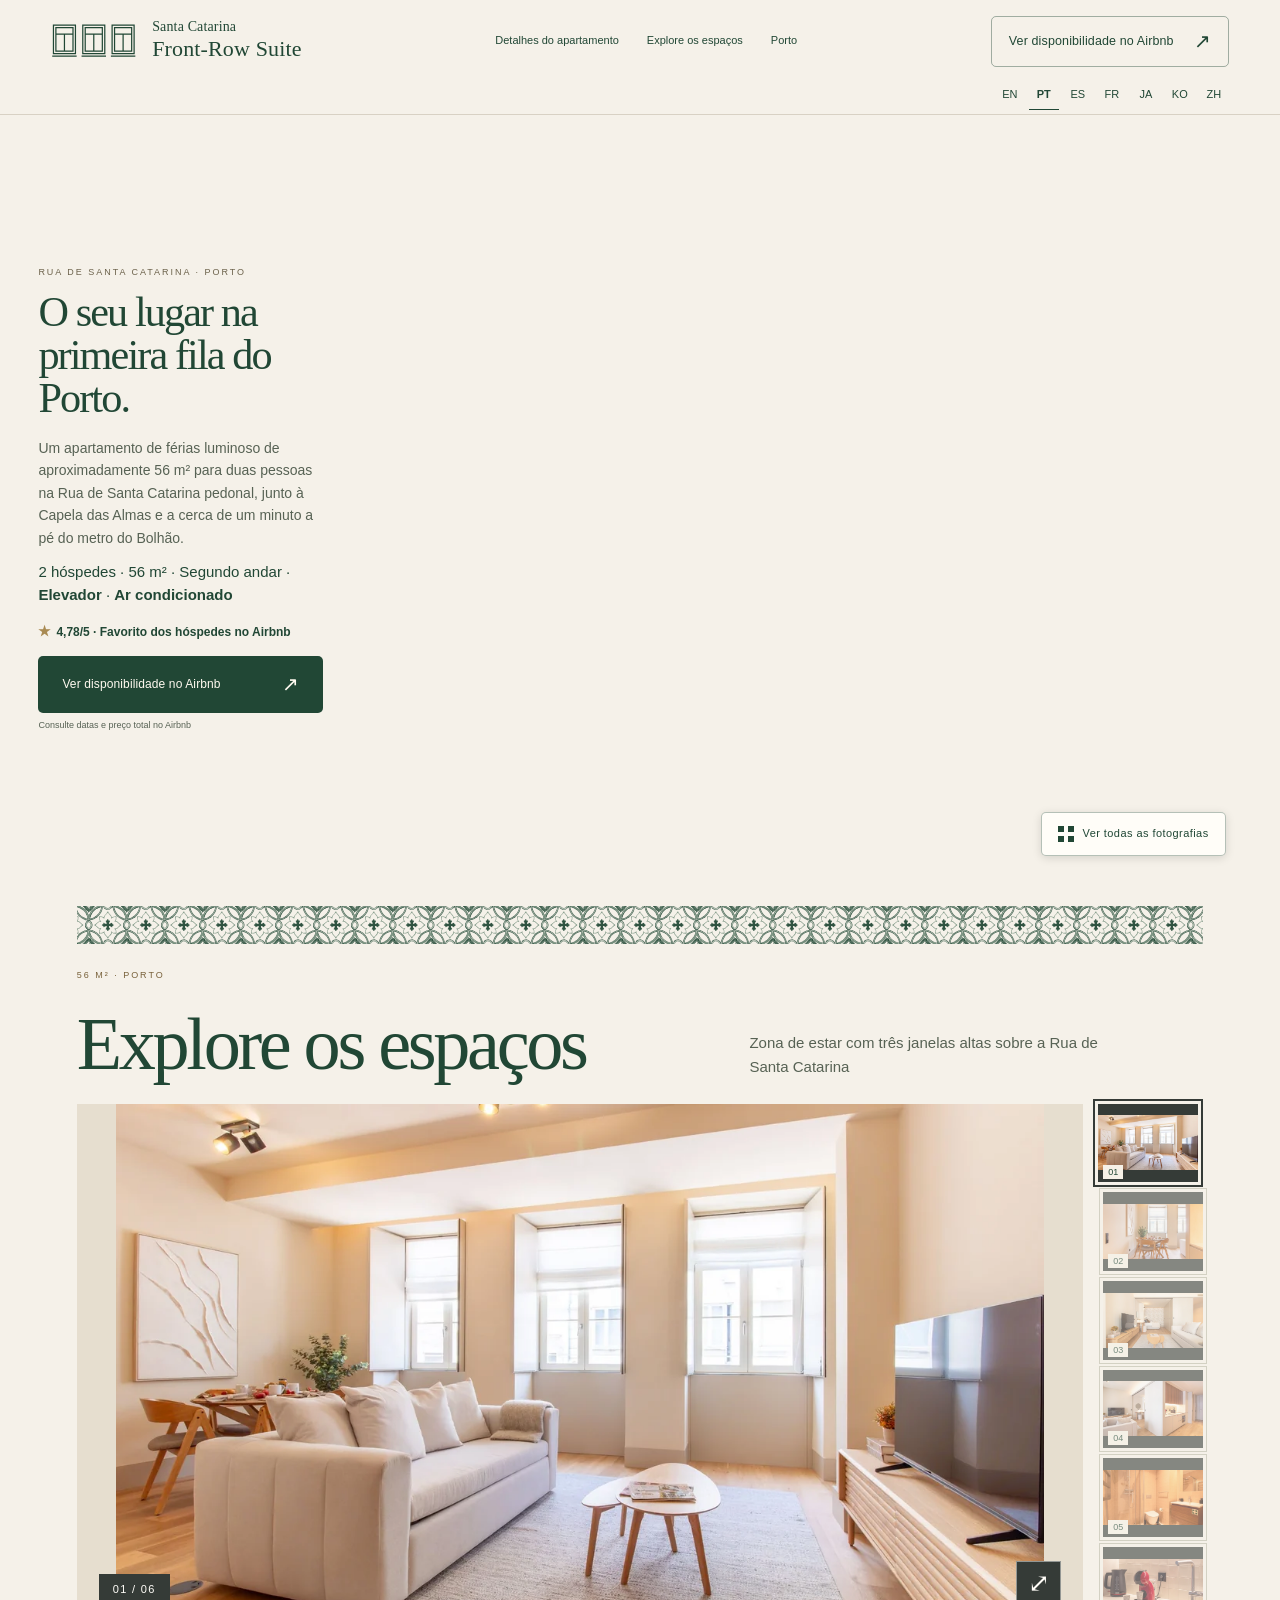
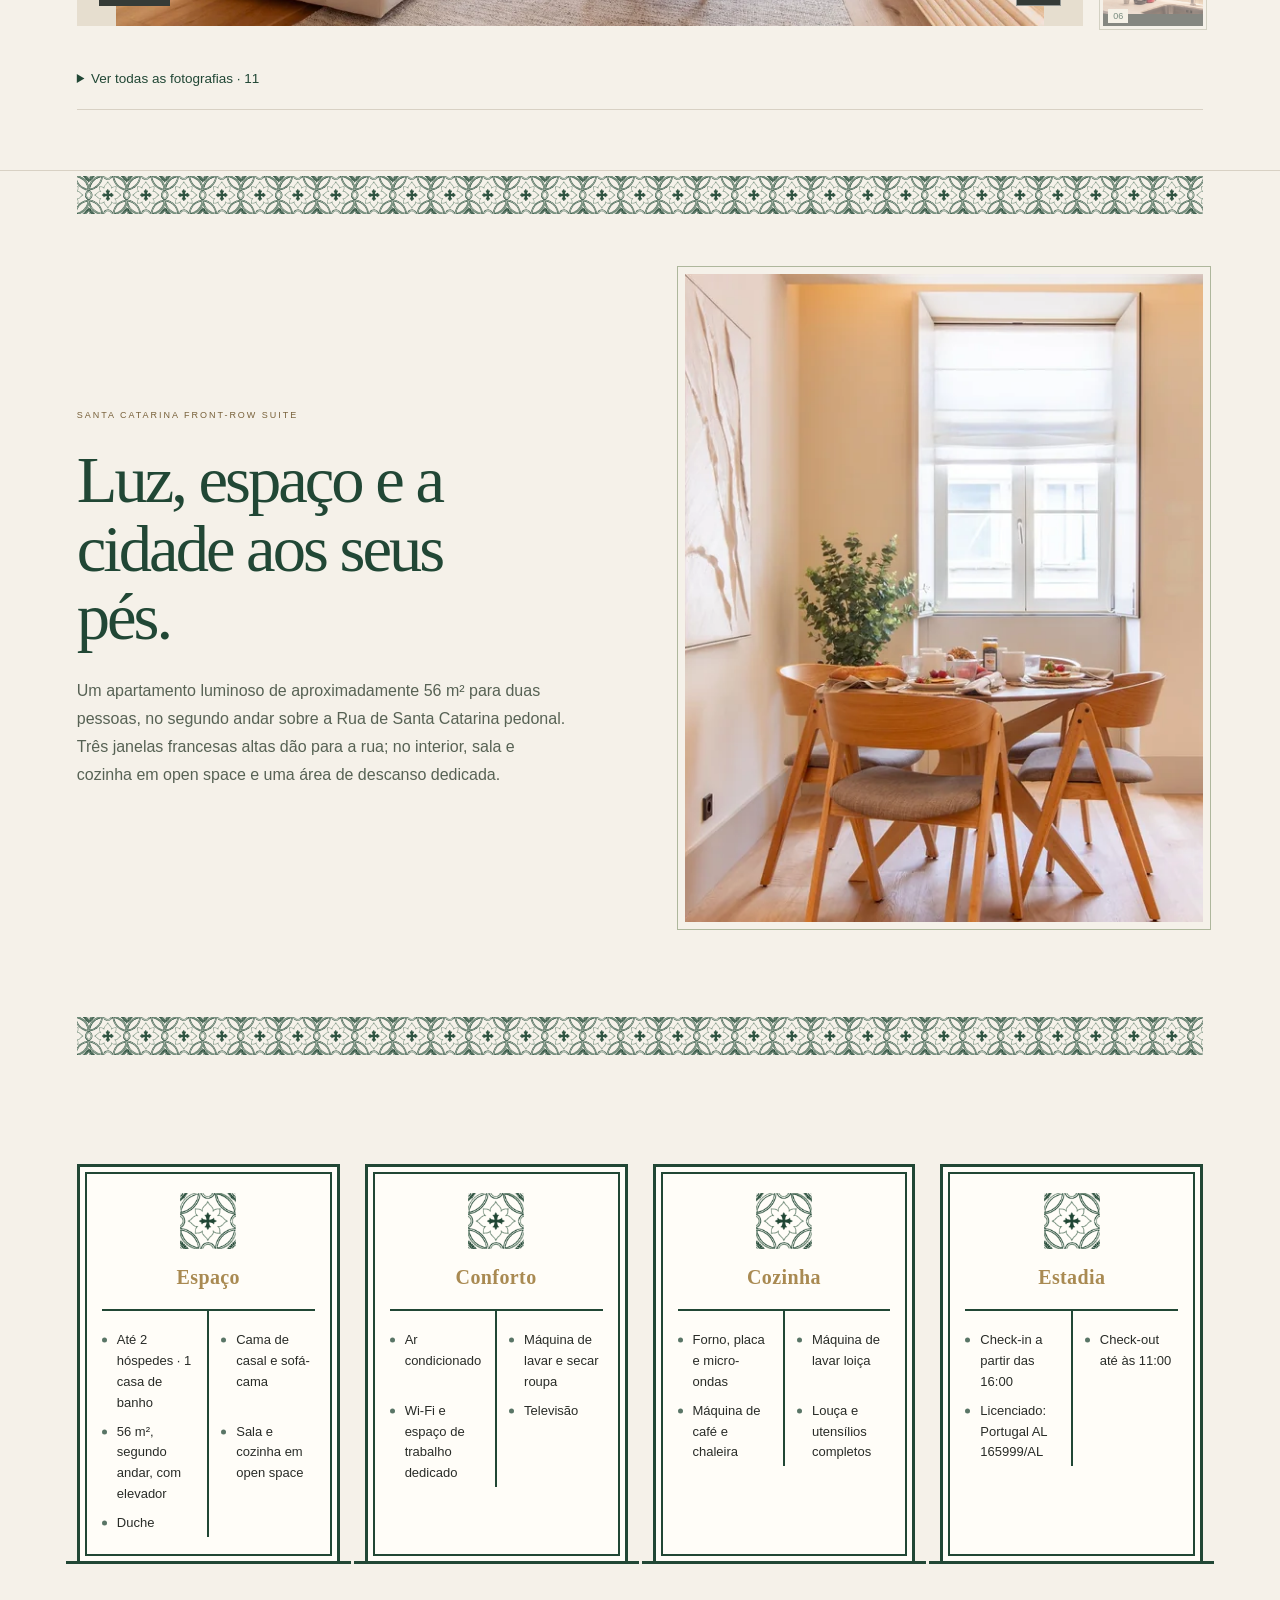
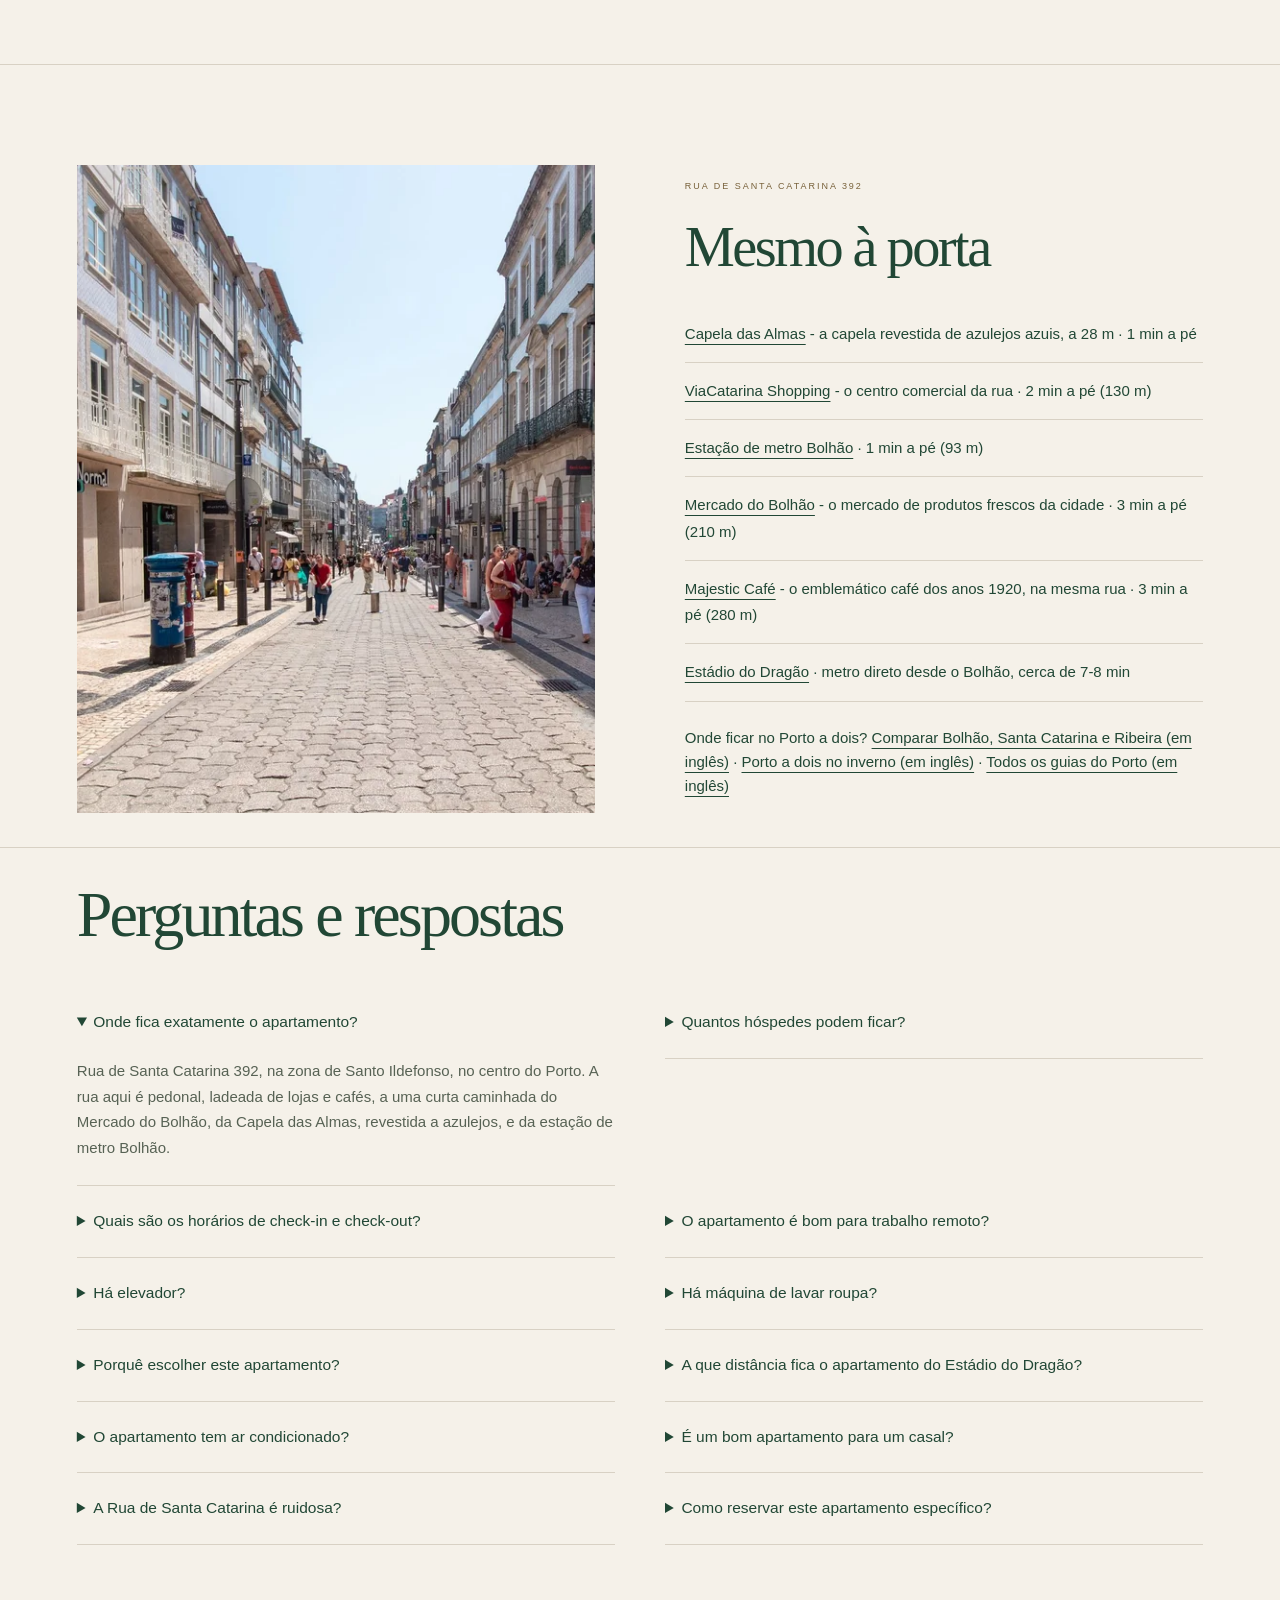
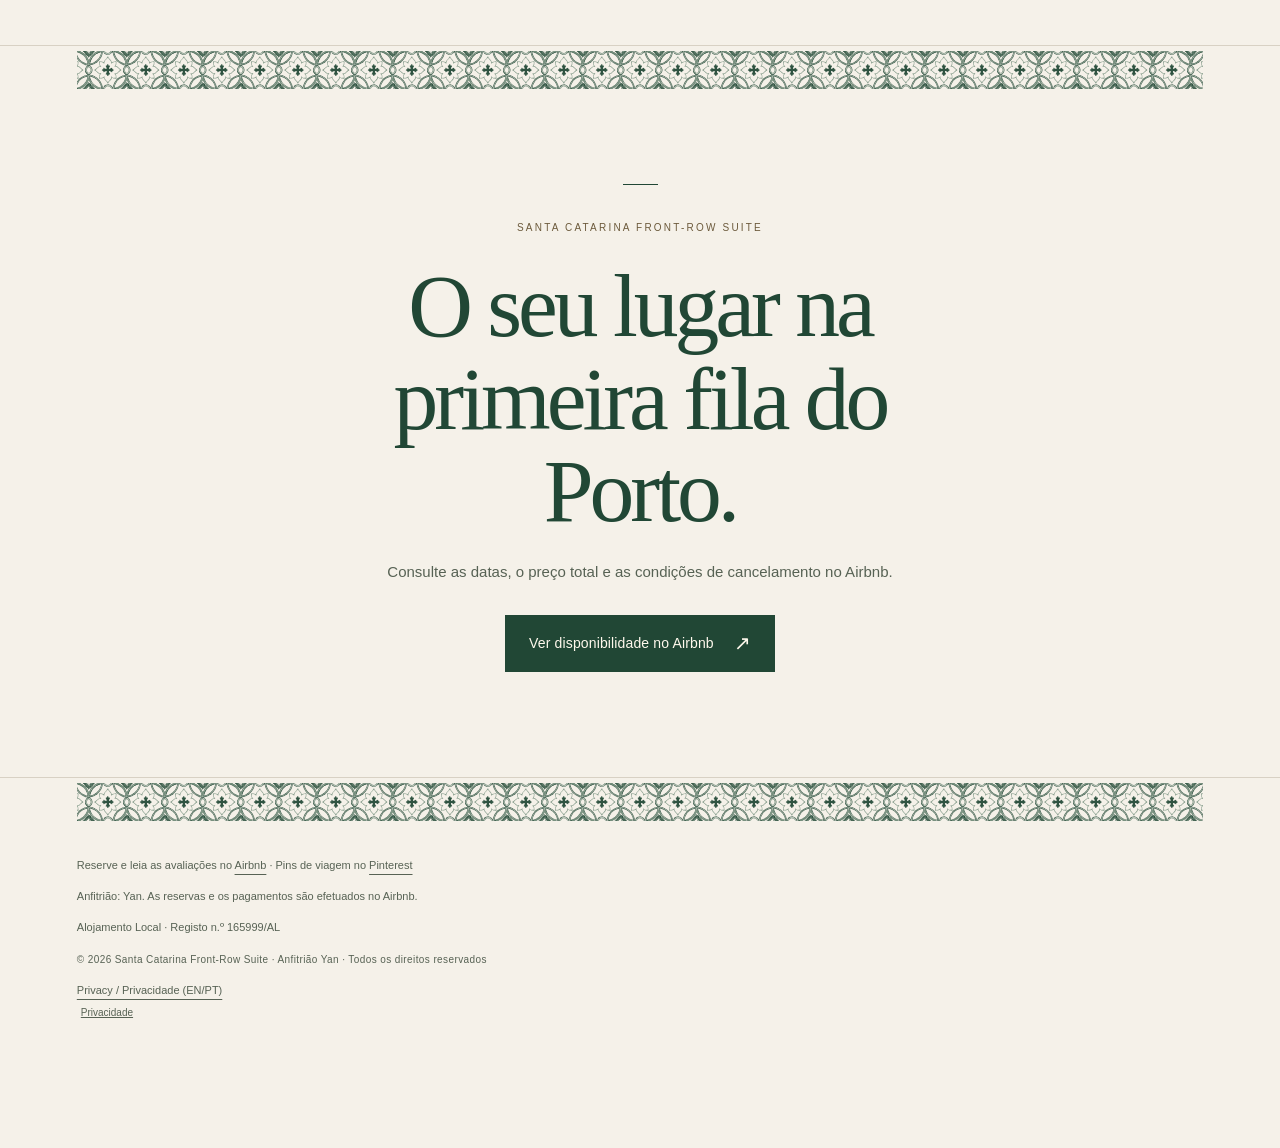
<file: pt/index.html>
<!DOCTYPE html>

<html lang="pt">
<head>
<script defer="" src="/privacy-analytics.js"></script>
<meta charset="utf-8"/>
<meta content="width=device-width, initial-scale=1" name="viewport"/>
<title>Apartamento de Férias no Porto para Dois | Santa Catarina Front-Row Suite</title>
<meta content="Apartamento de férias luminoso de 56 m² para duas pessoas na Rua de Santa Catarina, Porto. Junto à Capela das Almas e perto do metro do Bolhão. Reserve no Airbnb." name="description"/>
<link href="https://frontrowporto.com/pt/" rel="canonical"/>
<link href="https://frontrowporto.com/" hreflang="en" rel="alternate"/>
<link href="https://frontrowporto.com/pt/" hreflang="pt" rel="alternate"/>
<link href="https://frontrowporto.com/ja/" hreflang="ja" rel="alternate"/>
<link href="https://frontrowporto.com/ko/" hreflang="ko" rel="alternate"/>
<link href="https://frontrowporto.com/zh-cn/" hreflang="zh-Hans" rel="alternate"/>
<link href="https://frontrowporto.com/es/" hreflang="es" rel="alternate"/>
<link href="https://frontrowporto.com/fr/" hreflang="fr" rel="alternate"/>
<link href="https://frontrowporto.com/" hreflang="x-default" rel="alternate"/>
<meta content="Apartamento de Férias no Porto para Dois | Santa Catarina Front-Row Suite" property="og:title"/>
<meta content="Apartamento de férias luminoso de 56 m² para duas pessoas na Rua de Santa Catarina, Porto. Junto à Capela das Almas e perto do metro do Bolhão. Reserve no Airbnb." property="og:description"/>
<meta content="website" property="og:type"/>
<meta content="https://frontrowporto.com/pt/" property="og:url"/>
<meta content="https://frontrowporto.com/images/16-living-windows.jpg" property="og:image"/>
<script type="application/ld+json">{
  "@context": "https://schema.org",
  "@graph": [
    {
      "@type": "WebSite",
      "@id": "https://frontrowporto.com/#website",
      "url": "https://frontrowporto.com/",
      "name": "Santa Catarina Front-Row Suite"
    },
    {
      "@type": "WebPage",
      "@id": "https://frontrowporto.com/pt/#webpage",
      "url": "https://frontrowporto.com/pt/",
      "name": "Apartamento de Férias no Porto para Dois | Santa Catarina Front-Row Suite",
      "inLanguage": "pt",
      "isPartOf": {
        "@id": "https://frontrowporto.com/#website"
      },
      "mainEntity": {
        "@id": "https://frontrowporto.com/#rental"
      }
    },
    {
      "@type": "VacationRental",
      "additionalType": "Apartment",
      "identifier": "scfrs-001",
      "name": "Santa Catarina Front-Row Suite",
      "image": [
        "https://frontrowporto.com/images/16-living-windows.jpg",
        "https://frontrowporto.com/images/17-bed-area.jpg",
        "https://frontrowporto.com/images/18-bathroom-shower.jpg",
        "https://frontrowporto.com/images/19-open-kitchen.jpg",
        "https://frontrowporto.com/images/20-kitchen-coffee.jpg",
        "https://frontrowporto.com/images/21-dining-area.jpg",
        "https://frontrowporto.com/images/22-living-sofa-tv.jpg",
        "https://frontrowporto.com/images/23-dining-windows.jpg",
        "https://frontrowporto.com/images/24-pedestrian-street.jpg",
        "https://frontrowporto.com/images/25-street-entrance.jpg"
      ],
      "geo": {
        "@type": "GeoCoordinates",
        "latitude": 41.1496147,
        "longitude": -8.6057736
      },
      "checkinTime": "16:00",
      "checkoutTime": "11:00",
      "@id": "https://frontrowporto.com/#rental",
      "url": "https://frontrowporto.com/",
      "description": "Um apartamento luminoso de aproximadamente 56 m² para duas pessoas, no segundo andar sobre a Rua de Santa Catarina pedonal. Três janelas francesas altas dão para a rua; no interior, sala e cozinha em open space e uma área de descanso dedicada.",
      "address": {
        "@type": "PostalAddress",
        "streetAddress": "Rua de Santa Catarina 392, 2 Frt Esq",
        "addressLocality": "Porto",
        "addressRegion": "Porto",
        "postalCode": "4000-443",
        "addressCountry": "PT"
      },
      "sameAs": [
        "https://www.airbnb.com/rooms/1455066495407495959"
      ],
      "containsPlace": {
        "@type": [
          "Accommodation",
          "Apartment"
        ],
        "additionalType": "EntirePlace",
        "@id": "https://frontrowporto.com/#apartment",
        "name": "Santa Catarina Front-Row Suite",
        "occupancy": {
          "@type": "QuantitativeValue",
          "value": 2,
          "maxValue": 2
        },
        "floorSize": {
          "@type": "QuantitativeValue",
          "value": 56,
          "unitCode": "MTK"
        },
        "floorLevel": "2",
        "numberOfBathroomsTotal": 1,
        "bed": [
          {
            "@type": "BedDetails",
            "typeOfBed": "Double",
            "numberOfBeds": 1
          },
          {
            "@type": "BedDetails",
            "typeOfBed": "Sofa bed",
            "numberOfBeds": 1
          }
        ],
        "amenityFeature": [
          {
            "@type": "LocationFeatureSpecification",
            "name": "wifi",
            "value": true
          },
          {
            "@type": "LocationFeatureSpecification",
            "name": "ac",
            "value": true
          },
          {
            "@type": "LocationFeatureSpecification",
            "name": "tv",
            "value": true
          },
          {
            "@type": "LocationFeatureSpecification",
            "name": "elevator",
            "value": true
          },
          {
            "@type": "LocationFeatureSpecification",
            "name": "kitchen",
            "value": true
          },
          {
            "@type": "LocationFeatureSpecification",
            "name": "licenseNum",
            "value": "Portugal AL: 165999/AL"
          },
          {
            "@type": "LocationFeatureSpecification",
            "name": "washerDryer",
            "value": true
          }
        ]
      }
    },
    {
      "@type": "FAQPage",
      "@id": "https://frontrowporto.com/pt/#faq",
      "inLanguage": "pt",
      "mainEntity": [
        {
          "@type": "Question",
          "name": "Onde fica exatamente o apartamento?",
          "acceptedAnswer": {
            "@type": "Answer",
            "text": "Rua de Santa Catarina 392, na zona de Santo Ildefonso, no centro do Porto. A rua aqui é pedonal, ladeada de lojas e cafés, a uma curta caminhada do Mercado do Bolhão, da Capela das Almas, revestida a azulejos, e da estação de metro Bolhão."
          }
        },
        {
          "@type": "Question",
          "name": "Quantos hóspedes podem ficar?",
          "acceptedAnswer": {
            "@type": "Answer",
            "text": "Uma cama de casal e um sofá-cama permitem acomodar dois hóspedes com flexibilidade, incluindo amigos que preferem dormir em camas separadas. Ocupação máxima: 2 hóspedes."
          }
        },
        {
          "@type": "Question",
          "name": "Quais são os horários de check-in e check-out?",
          "acceptedAnswer": {
            "@type": "Answer",
            "text": "O check-in é a partir das 16:00 e o check-out até às 11:00. Detalhes e eventual flexibilidade são confirmados em cada reserva no Airbnb."
          }
        },
        {
          "@type": "Question",
          "name": "O apartamento é bom para trabalho remoto?",
          "acceptedAnswer": {
            "@type": "Answer",
            "text": "Sim. Há Wi-Fi e um espaço de trabalho dedicado, e a sala recebe luz natural através de três janelas altas."
          }
        },
        {
          "@type": "Question",
          "name": "Há elevador?",
          "acceptedAnswer": {
            "@type": "Answer",
            "text": "Sim. O apartamento fica no segundo andar e o edifício tem elevador. Pergunte através do Airbnb sobre eventuais degraus na entrada ou necessidades específicas de acesso."
          }
        },
        {
          "@type": "Question",
          "name": "Há máquina de lavar roupa?",
          "acceptedAnswer": {
            "@type": "Answer",
            "text": "Sim, há máquina de lavar e de secar roupa dentro do apartamento, o que facilita estadias mais longas."
          }
        },
        {
          "@type": "Question",
          "name": "Porquê escolher este apartamento?",
          "acceptedAnswer": {
            "@type": "Answer",
            "text": "Três janelas francesas altas dão para a Rua de Santa Catarina a partir do segundo andar. Cerca de 56 m², luz natural e uma sala aberta oferecem a dois hóspedes uma base acolhedora no centro do Porto."
          }
        },
        {
          "@type": "Question",
          "name": "A que distância fica o apartamento do Estádio do Dragão?",
          "acceptedAnswer": {
            "@type": "Answer",
            "text": "A estação de metro do Bolhão fica a cerca de um minuto a pé do apartamento. Daí, uma viagem direta de metro até ao Estádio do Dragão demora cerca de 7 a 8 minutos, sem mudanças. O estádio é a casa do FC Porto, já recebeu a seleção portuguesa e é um dos estádios do Mundial FIFA 2030. Uma base prática para quem visita o Porto para ver um jogo."
          }
        },
        {
          "@type": "Question",
          "name": "O apartamento tem ar condicionado?",
          "acceptedAnswer": {
            "@type": "Answer",
            "text": "Sim, o apartamento tem ar condicionado."
          }
        },
        {
          "@type": "Question",
          "name": "É um bom apartamento para um casal?",
          "acceptedAnswer": {
            "@type": "Answer",
            "text": "Sim. É uma base confortável para duas pessoas, com cama de casal, cozinha e uma sala luminosa com três janelas francesas altas sobre a Rua de Santa Catarina."
          }
        },
        {
          "@type": "Question",
          "name": "A Rua de Santa Catarina é ruidosa?",
          "acceptedAnswer": {
            "@type": "Answer",
            "text": "O apartamento dá para uma rua pedonal com lojas e cafés, pelo que poderá ouvir algum ruído da rua. Para ter uma ideia do que esperar, consulte as avaliações recentes no Airbnb ou envie-nos uma mensagem antes de reservar."
          }
        },
        {
          "@type": "Question",
          "name": "Como reservar este apartamento específico?",
          "acceptedAnswer": {
            "@type": "Answer",
            "text": "Use o botão Airbnb para abrir o anúncio 1455066495407495959, Santa Catarina Front-Row Suite. O Airbnb apresenta datas disponíveis, preços totais e condições de reserva e cancelamento."
          }
        }
      ]
    }
  ]
}</script>
<meta content="max-image-preview:large" name="robots"/><meta content="#442b36" name="theme-color"/><meta content="Santa Catarina Front-Row Suite" property="og:site_name"/><meta content="1200" property="og:image:width"/><meta content="675" property="og:image:height"/><meta content="Zona de estar com três janelas altas sobre a Rua de Santa Catarina" property="og:image:alt"/><link href="../assets/favicon.svg" rel="icon" type="image/svg+xml"/><link href="../assets/common.css" rel="stylesheet"/><link href="../assets/theme.css" rel="stylesheet"/><script defer="True" src="../assets/main.js"></script><link href="../assets/icon-32.png" rel="icon" sizes="32x32" type="image/png"/><link href="../assets/icon-180.png" rel="apple-touch-icon"/><link href="../assets/icon-16.png" rel="icon" sizes="16x16" type="image/png"/></head>
<body class="aplus jewel"><a class="skip" href="#main">Saltar para o conteúdo</a><header class="site-header"><a class="brand" href="#main"><span aria-hidden="true" class="window-mark"><svg fill="none" viewbox="0 0 216 88" xmlns="http://www.w3.org/2000/svg"><path d="M6 5h54v70h-54z M12 11h42v58h-42z M12 27h42 M33 27v42 M3 81h60 M78 5h54v70h-54z M84 11h42v58h-42z M84 27h42 M105 27v42 M75 81h60 M150 5h54v70h-54z M156 11h42v58h-42z M156 27h42 M177 27v42 M147 81h60" stroke="currentColor" stroke-linejoin="miter" stroke-width="3"></path></svg></span><span>Santa Catarina<br/><b>Front-Row Suite</b></span></a><nav aria-label="Explorar" class="top-links"><a href="#apartment">Detalhes do apartamento</a><a href="#spaces">Explore os espaços</a><a href="#neighbourhood">Porto</a></nav><a class="cta header-book" data-booking="header" href="https://www.airbnb.com/rooms/1455066495407495959" rel="noopener">Ver disponibilidade no Airbnb<span aria-hidden="true">↗</span></a></header><nav aria-label="Languages" class="languages"><a href="../index.html" lang="en">EN</a><a aria-current="page" href="../pt/index.html" lang="pt">PT</a><a href="../es/index.html" lang="es">ES</a><a href="../fr/index.html" lang="fr">FR</a><a href="../ja/index.html" lang="ja">JA</a><a href="../ko/index.html" lang="ko">KO</a><a href="../zh-cn/index.html" lang="zh-Hans">ZH</a></nav><main id="main"><section class="hero cinematic"><div class="hero-copy"><div class="hero-introduction"><p class="eyebrow">RUA DE SANTA CATARINA · PORTO</p><h1><span class="headline-part" style="--step:0">O seu lugar na</span> <span class="headline-part" style="--step:1">primeira fila do Porto.</span></h1></div><div class="hero-summary"><p class="hero-lede">Um apartamento de férias luminoso de aproximadamente 56 m² para duas pessoas na Rua de Santa Catarina pedonal, junto à Capela das Almas e a cerca de um minuto a pé do metro do Bolhão.</p><p class="hero-facts">2 hóspedes · 56 m² · Segundo andar · <strong>Elevador</strong> · <strong>Ar condicionado</strong></p><a class="hero-proof" data-booking="social-proof" href="https://www.airbnb.com/rooms/1455066495407495959" rel="noopener"><span aria-hidden="true">★</span> 4,78/5 · Favorito dos hóspedes no Airbnb</a><a class="cta" data-booking="hero" href="https://www.airbnb.com/rooms/1455066495407495959" rel="noopener">Ver disponibilidade no Airbnb<span aria-hidden="true">↗</span></a><p class="booking-note">Consulte datas e preço total no Airbnb</p></div></div><div class="hero-media"><picture class="hero-photo"><source media="(min-width:761px)" srcset="../images/16-living-windows-full.webp" type="image/webp"/><source sizes="(max-width:760px) 100vw, 80vw" srcset="../images/16-living-windows-640.webp 640w, ../images/16-living-windows-1200.webp 1200w, ../images/16-living-windows-1920.webp 1920w" type="image/webp"/><img alt="Zona de estar com três janelas altas sobre a Rua de Santa Catarina" decoding="async" fetchpriority="high" height="1080" src="../images/16-living-windows.jpg" width="1920"/></picture><button class="hero-gallery" data-open-gallery="0">Ver todas as fotografias</button><a class="scroll-cue" href="#spaces">Explorar ↓</a></div></section><div aria-hidden="true" class="ceramic-strip"></div><section class="section photo-section reveal" id="spaces"><div class="space-experience"><div><div class="section-heading"><p class="eyebrow">56 M² · PORTO</p><h2>Explore os espaços</h2></div><p aria-live="polite" class="space-caption">Um apartamento luminoso de aproximadamente 56 m² para duas pessoas, no segundo andar sobre a Rua de Santa Catarina pedonal. Três janelas francesas altas dão para a rua; no interior, sala e cozinha em open space e uma área de descanso dedicada.</p></div><div class="explorer" id="explorer"><div class="stage"><picture class="hero-photo"><source media="(min-width:761px)" srcset="../images/16-living-windows-full.webp" type="image/webp"/><source sizes="(max-width:760px) 100vw, 80vw" srcset="../images/16-living-windows-640.webp 640w, ../images/16-living-windows-1200.webp 1200w, ../images/16-living-windows-1920.webp 1920w" type="image/webp"/><img alt="Zona de estar com três janelas altas sobre a Rua de Santa Catarina" decoding="async" fetchpriority="high" height="1080" src="../images/16-living-windows.jpg" width="1920"/></picture><button aria-label="Ver todas as fotografias" class="expand-photo" data-open-gallery="0">⤢</button><p aria-live="polite" class="stage-count">01 / 06</p></div><div aria-label="Explore os espaços" class="space-tabs" role="tablist"></div><noscript></noscript></div></div><details class="gallery-archive"><summary class="gallery-summary">Ver todas as fotografias · 11</summary><div class="photo-grid"><button class="gallery-tile tile-0" data-open-gallery="0" title="Ver todas as fotografias"><picture class=""><source sizes="(max-width:760px) 100vw, 80vw" srcset="../images/16-living-windows-640.webp 640w, ../images/16-living-windows-1200.webp 1200w, ../images/16-living-windows-1920.webp 1920w" type="image/webp"/><img alt="Zona de estar com três janelas altas sobre a Rua de Santa Catarina" decoding="async" height="1080" loading="lazy" src="../images/16-living-windows.jpg" width="1920"/></picture><span aria-hidden="true">01 / 11 ↗</span></button><button class="gallery-tile tile-1" data-open-gallery="1" title="Ver todas as fotografias"><picture class=""><source sizes="(max-width:760px) 100vw, 80vw" srcset="../images/23-dining-windows-640.webp 640w, ../images/23-dining-windows-1200.webp 1200w, ../images/23-dining-windows-1920.webp 1920w" type="image/webp"/><img alt="Zona de refeições com janelas para a rua" decoding="async" height="1080" loading="lazy" src="../images/23-dining-windows.jpg" width="1920"/></picture><span aria-hidden="true">02 / 11 ↗</span></button><button class="gallery-tile tile-2" data-open-gallery="2" title="Ver todas as fotografias"><picture class=""><source sizes="(max-width:760px) 100vw, 80vw" srcset="../images/17-bed-area-640.webp 640w, ../images/17-bed-area-1200.webp 1200w, ../images/17-bed-area-1920.webp 1920w" type="image/webp"/><img alt="Vista da sala de estar para a zona de descanso com cama de casal." decoding="async" height="1080" loading="lazy" src="../images/17-bed-area.jpg" width="1920"/></picture><span aria-hidden="true">03 / 11 ↗</span></button><button class="gallery-tile tile-3" data-open-gallery="3" title="Ver todas as fotografias"><picture class=""><source sizes="(max-width:760px) 100vw, 80vw" srcset="../images/19-open-kitchen-640.webp 640w, ../images/19-open-kitchen-1200.webp 1200w, ../images/19-open-kitchen-1920.webp 1920w" type="image/webp"/><img alt="Cozinha em open space e zona de estar" decoding="async" height="1080" loading="lazy" src="../images/19-open-kitchen.jpg" width="1920"/></picture><span aria-hidden="true">04 / 11 ↗</span></button><button class="gallery-tile tile-4" data-open-gallery="4" title="Ver todas as fotografias"><picture class=""><source sizes="(max-width:760px) 100vw, 80vw" srcset="../images/18-bathroom-shower-640.webp 640w, ../images/18-bathroom-shower-1200.webp 1200w, ../images/18-bathroom-shower-1920.webp 1920w" type="image/webp"/><img alt="Casa de banho com duche" decoding="async" height="1080" loading="lazy" src="../images/18-bathroom-shower.jpg" width="1920"/></picture><span aria-hidden="true">05 / 11 ↗</span></button><button class="gallery-tile tile-5" data-open-gallery="5" title="Ver todas as fotografias"><picture class=""><source sizes="(max-width:760px) 100vw, 80vw" srcset="../images/20-kitchen-coffee-640.webp 640w, ../images/20-kitchen-coffee-1200.webp 1200w, ../images/20-kitchen-coffee-1920.webp 1920w" type="image/webp"/><img alt="Canto de café na cozinha com máquina de café e chaleira" decoding="async" height="1080" loading="lazy" src="../images/20-kitchen-coffee.jpg" width="1920"/></picture><span aria-hidden="true">06 / 11 ↗</span></button><button class="gallery-tile tile-6" data-open-gallery="6" title="Ver todas as fotografias"><picture class=""><source sizes="(max-width:760px) 100vw, 80vw" srcset="../images/21-dining-area-640.webp 640w, ../images/21-dining-area-1200.webp 1200w, ../images/21-dining-area-1920.webp 1920w" type="image/webp"/><img alt="Mesa de refeições junto à janela" decoding="async" height="1080" loading="lazy" src="../images/21-dining-area.jpg" width="1920"/></picture><span aria-hidden="true">07 / 11 ↗</span></button><button class="gallery-tile tile-7" data-open-gallery="7" title="Ver todas as fotografias"><picture class=""><source sizes="(max-width:760px) 100vw, 80vw" srcset="../images/22-living-sofa-tv-640.webp 640w, ../images/22-living-sofa-tv-1200.webp 1200w, ../images/22-living-sofa-tv-1920.webp 1920w" type="image/webp"/><img alt="Sofá e televisão na zona de estar" decoding="async" height="1080" loading="lazy" src="../images/22-living-sofa-tv.jpg" width="1920"/></picture><span aria-hidden="true">08 / 11 ↗</span></button><button class="gallery-tile tile-8" data-open-gallery="8" title="Ver todas as fotografias"><picture class=""><source sizes="(max-width:760px) 100vw, 80vw" srcset="../images/24-pedestrian-street-640.webp 640w, ../images/24-pedestrian-street-1200.webp 1200w, ../images/24-pedestrian-street-1920.webp 1920w" type="image/webp"/><img alt="Rua pedonal de Santa Catarina em frente ao edifício" decoding="async" height="1080" loading="lazy" src="../images/24-pedestrian-street.jpg" width="1920"/></picture><span aria-hidden="true">09 / 11 ↗</span></button><button class="gallery-tile tile-9" data-open-gallery="9" title="Ver todas as fotografias"><picture class=""><source sizes="(max-width:760px) 100vw, 80vw" srcset="../images/25-street-entrance-640.webp 640w, ../images/25-street-entrance-1200.webp 1200w, ../images/25-street-entrance-1920.webp 1920w" type="image/webp"/><img alt="Entrada do edifício na Rua de Santa Catarina" decoding="async" height="1080" loading="lazy" src="../images/25-street-entrance.jpg" width="1920"/></picture><span aria-hidden="true">10 / 11 ↗</span></button><button class="gallery-tile tile-10" data-open-gallery="10" title="Ver todas as fotografias"><picture class=""><source sizes="(max-width:760px) 100vw, 80vw" srcset="../images/26-kitchen-dining-640.webp 640w, ../images/26-kitchen-dining-1200.webp 1200w, ../images/26-kitchen-dining-1920.webp 1920w" type="image/webp"/><img alt="Cozinha aberta com zona de jantar" decoding="async" height="1080" loading="lazy" src="../images/26-kitchen-dining.jpg" width="1920"/></picture><span aria-hidden="true">11 / 11 ↗</span></button></div></details></section><div aria-hidden="true" class="ceramic-strip"></div><section class="section story reveal" id="apartment"><div class="section-intro"><p class="eyebrow">SANTA CATARINA FRONT-ROW SUITE</p><h2>Luz, espaço e a cidade aos seus pés.</h2><p>Um apartamento luminoso de aproximadamente 56 m² para duas pessoas, no segundo andar sobre a Rua de Santa Catarina pedonal. Três janelas francesas altas dão para a rua; no interior, sala e cozinha em open space e uma área de descanso dedicada.</p></div><div class="story-image"><picture class=""><source sizes="(max-width:760px) 100vw, 80vw" srcset="../images/23-dining-windows-640.webp 640w, ../images/23-dining-windows-1200.webp 1200w, ../images/23-dining-windows-1920.webp 1920w" type="image/webp"/><img alt="Zona de refeições com janelas para a rua" decoding="async" height="1080" loading="lazy" src="../images/23-dining-windows.jpg" width="1920"/></picture></div><div aria-hidden="true" class="ceramic-strip"></div><div class="amenities"><div class="cols">
<div class="card"><h3>Espaço</h3><ul><li>Até 2 hóspedes · 1 casa de banho</li><li>Cama de casal e sofá-cama</li><li>56 m², segundo andar, com elevador</li><li>Sala e cozinha em open space</li><li>Duche</li></ul></div>
<div class="card"><h3>Conforto</h3><ul><li>Ar condicionado</li><li>Máquina de lavar e secar roupa</li><li>Wi-Fi e espaço de trabalho dedicado</li><li>Televisão</li></ul></div>
<div class="card"><h3>Cozinha</h3><ul><li>Forno, placa e micro-ondas</li><li>Máquina de lavar loiça</li><li>Máquina de café e chaleira</li><li>Louça e utensílios completos</li></ul></div>
<div class="card"><h3>Estadia</h3><ul><li>Check-in a partir das 16:00</li><li>Check-out até às 11:00</li><li>Licenciado: Portugal AL 165999/AL</li></ul></div>
</div></div></section><section class="section location reveal" id="neighbourhood"><div class="location-visual"><picture class=""><source sizes="(max-width:760px) 100vw, 80vw" srcset="../images/24-pedestrian-street-640.webp 640w, ../images/24-pedestrian-street-1200.webp 1200w, ../images/24-pedestrian-street-1920.webp 1920w" type="image/webp"/><img alt="Rua pedonal de Santa Catarina em frente ao edifício" decoding="async" height="1080" loading="lazy" src="../images/24-pedestrian-street.jpg" width="1920"/></picture></div><div class="location-copy"><p class="eyebrow">RUA DE SANTA CATARINA 392</p><h2>Mesmo à porta</h2><div class="near">
<p><a href="https://maps.app.goo.gl/hY1isak9ZaEqeWXXA" rel="noopener">Capela das Almas</a> - a capela revestida de azulejos azuis, a 28 m · 1 min a pé</p>
<p><a href="https://maps.app.goo.gl/fqNXAoGM25nufwLj7" rel="noopener">ViaCatarina Shopping</a> - o centro comercial da rua · 2 min a pé (130 m)</p>
<p><a href="https://maps.app.goo.gl/WmuZivPvdRuzqKs18" rel="noopener">Estação de metro Bolhão</a> · 1 min a pé (93 m)</p>
<p><a href="https://maps.app.goo.gl/CtZPgoXBhQ2FH2Q48" rel="noopener">Mercado do Bolhão</a> - o mercado de produtos frescos da cidade · 3 min a pé (210 m)</p>
<p><a href="https://maps.app.goo.gl/dxZPnbV4CiZjx5Y49" rel="noopener">Majestic Café</a> - o emblemático café dos anos 1920, na mesma rua · 3 min a pé (280 m)</p>
<p><a href="https://www.google.com/maps/search/?api=1&amp;query=Est%C3%A1dio+do+Drag%C3%A3o" rel="noopener">Estádio do Dragão</a> · metro direto desde o Bolhão, cerca de 7-8 min</p>
</div><p style="margin-top:24px;font-size:15px">Onde ficar no Porto a dois? <a href="/guides/where-to-stay-porto-for-two/">Comparar Bolhão, Santa Catarina e Ribeira (em inglês)</a> · <a href="/guides/porto-for-two-in-winter/" hreflang="en">Porto a dois no inverno (em inglês)</a> · <a href="/guides/">Todos os guias do Porto (em inglês)</a></p></div></section><section class="section questions reveal"><h2>Perguntas e respostas</h2><div class="faq">
<details open=""><summary>Onde fica exatamente o apartamento?</summary><p>Rua de Santa Catarina 392, na zona de Santo Ildefonso, no centro do Porto. A rua aqui é pedonal, ladeada de lojas e cafés, a uma curta caminhada do Mercado do Bolhão, da Capela das Almas, revestida a azulejos, e da estação de metro Bolhão.</p></details>
<details><summary>Quantos hóspedes podem ficar?</summary><p>Uma cama de casal e um sofá-cama permitem acomodar dois hóspedes com flexibilidade, incluindo amigos que preferem dormir em camas separadas. Ocupação máxima: 2 hóspedes.</p></details>
<details><summary>Quais são os horários de check-in e check-out?</summary><p>O check-in é a partir das 16:00 e o check-out até às 11:00. Detalhes e eventual flexibilidade são confirmados em cada reserva no Airbnb.</p></details>
<details><summary>O apartamento é bom para trabalho remoto?</summary><p>Sim. Há Wi-Fi e um espaço de trabalho dedicado, e a sala recebe luz natural através de três janelas altas.</p></details>
<details><summary>Há elevador?</summary><p>Sim. O apartamento fica no segundo andar e o edifício tem elevador. Pergunte através do Airbnb sobre eventuais degraus na entrada ou necessidades específicas de acesso.</p></details>
<details><summary>Há máquina de lavar roupa?</summary><p>Sim, há máquina de lavar e de secar roupa dentro do apartamento, o que facilita estadias mais longas.</p></details>
<details><summary>Porquê escolher este apartamento?</summary><p>Três janelas francesas altas dão para a Rua de Santa Catarina a partir do segundo andar. Cerca de 56 m², luz natural e uma sala aberta oferecem a dois hóspedes uma base acolhedora no centro do Porto.</p></details>
<details><summary>A que distância fica o apartamento do Estádio do Dragão?</summary><p>A estação de metro do Bolhão fica a cerca de um minuto a pé do apartamento. Daí, uma viagem direta de metro até ao Estádio do Dragão demora cerca de 7 a 8 minutos, sem mudanças. O estádio é a casa do FC Porto, já recebeu a seleção portuguesa e é um dos estádios do Mundial FIFA 2030. Uma base prática para quem visita o Porto para ver um jogo.</p></details>
<details><summary>O apartamento tem ar condicionado?</summary><p>Sim, o apartamento tem ar condicionado.</p></details>
<details><summary>É um bom apartamento para um casal?</summary><p>Sim. É uma base confortável para duas pessoas, com cama de casal, cozinha e uma sala luminosa com três janelas francesas altas sobre a Rua de Santa Catarina.</p></details>
<details><summary>A Rua de Santa Catarina é ruidosa?</summary><p>O apartamento dá para uma rua pedonal com lojas e cafés, pelo que poderá ouvir algum ruído da rua. Para ter uma ideia do que esperar, consulte as avaliações recentes no Airbnb ou envie-nos uma mensagem antes de reservar.</p></details>
<details><summary>Como reservar este apartamento específico?</summary><p>Use o botão Airbnb para abrir o anúncio 1455066495407495959, Santa Catarina Front-Row Suite. O Airbnb apresenta datas disponíveis, preços totais e condições de reserva e cancelamento.</p></details></div></section><div aria-hidden="true" class="ceramic-strip"></div><section class="closing reveal"><p class="eyebrow">SANTA CATARINA FRONT-ROW SUITE</p><h2>O seu lugar na primeira fila do Porto.</h2><p>Consulte as datas, o preço total e as condições de cancelamento no Airbnb.</p><a class="cta" data-booking="closing" href="https://www.airbnb.com/rooms/1455066495407495959" rel="noopener">Ver disponibilidade no Airbnb<span aria-hidden="true">↗</span></a></section><div aria-hidden="true" class="ceramic-strip"></div></main><footer>
<p>Reserve e leia as avaliações no <a data-placement="footer" href="https://www.airbnb.com/rooms/1455066495407495959" rel="noopener">Airbnb</a> · Pins de viagem no <a href="https://pt.pinterest.com/scfrontrowporto/" rel="noopener">Pinterest</a></p>
<p>Anfitrião: Yan. As reservas e os pagamentos são efetuados no Airbnb.</p>
<p class="al-registration">Alojamento Local · Registo n.º 165999/AL</p><p class="rights">© 2026 Santa Catarina Front-Row Suite · Anfitrião Yan · Todos os direitos reservados</p><p><a href="/privacy.html">Privacy / Privacidade (EN/PT)</a></p></footer><div aria-label="Ver disponibilidade no Airbnb" class="mobile-book" role="region"><span aria-hidden="true" class="window-mark bar-mark"><svg fill="none" viewbox="0 0 216 88" xmlns="http://www.w3.org/2000/svg"><path d="M6 5h54v70h-54z M12 11h42v58h-42z M12 27h42 M33 27v42 M3 81h60 M78 5h54v70h-54z M84 11h42v58h-42z M84 27h42 M105 27v42 M75 81h60 M150 5h54v70h-54z M156 11h42v58h-42z M156 27h42 M177 27v42 M147 81h60" stroke="currentColor" stroke-linejoin="miter" stroke-width="3"></path></svg></span><span>Santa Catarina<br/><b>Front-Row Suite</b></span><a class="cta" data-booking="mobile" href="https://www.airbnb.com/rooms/1455066495407495959" rel="noopener">Ver disponibilidade no Airbnb<span aria-hidden="true">↗</span></a></div><dialog aria-label="Ver todas as fotografias" class="lightbox"><div class="lightbox-bar"><span aria-live="polite" class="photo-counter"></span><button aria-label="Fechar galeria" class="close-gallery">×</button></div><img alt="" class="lightbox-img"/><div class="lightbox-bottom"><button aria-label="Fotografia anterior" class="prev">←</button><p class="photo-caption"></p><button aria-label="Fotografia seguinte" class="next">→</button></div></dialog><script id="gallery-data" type="application/json">[{"src": "../images/16-living-windows-1200.webp", "alt": "Zona de estar com três janelas altas sobre a Rua de Santa Catarina", "thumb": "../images/16-living-windows-640.webp"}, {"src": "../images/23-dining-windows-1200.webp", "alt": "Zona de refeições com janelas para a rua", "thumb": "../images/23-dining-windows-640.webp"}, {"src": "../images/17-bed-area-1200.webp", "alt": "Vista da sala de estar para a zona de descanso com cama de casal.", "thumb": "../images/17-bed-area-640.webp"}, {"src": "../images/19-open-kitchen-1200.webp", "alt": "Cozinha em open space e zona de estar", "thumb": "../images/19-open-kitchen-640.webp"}, {"src": "../images/18-bathroom-shower-1200.webp", "alt": "Casa de banho com duche", "thumb": "../images/18-bathroom-shower-640.webp"}, {"src": "../images/20-kitchen-coffee-1200.webp", "alt": "Canto de café na cozinha com máquina de café e chaleira", "thumb": "../images/20-kitchen-coffee-640.webp"}, {"src": "../images/21-dining-area-1200.webp", "alt": "Mesa de refeições junto à janela", "thumb": "../images/21-dining-area-640.webp"}, {"src": "../images/22-living-sofa-tv-1200.webp", "alt": "Sofá e televisão na zona de estar", "thumb": "../images/22-living-sofa-tv-640.webp"}, {"src": "../images/24-pedestrian-street-1200.webp", "alt": "Rua pedonal de Santa Catarina em frente ao edifício", "thumb": "../images/24-pedestrian-street-640.webp"}, {"src": "../images/25-street-entrance-1200.webp", "alt": "Entrada do edifício na Rua de Santa Catarina", "thumb": "../images/25-street-entrance-640.webp"}, {"src": "../images/26-kitchen-dining-full.webp", "alt": "Cozinha aberta com zona de jantar", "thumb": "../images/26-kitchen-dining-640.webp"}]</script>
</body>
                                                                                                                                                                                                                                                                                                                                                                                                                                                                                                                                                                                                                                                                                                                                                                                                                                                                                                                                                                                                                                                                                                                                                                                                                                                                                                                                                                                                                                                                                                                                                                                                                                                                                                                                                                                                                                                                                                                                                                                                                                                                                                                                                                                                                                                                                                                                                                                                                                                                                                                                                                                                                                                                                                                                                                                                                                                                                                                                                                                                                                                                                                                                                                                                                                                                                                                                                                                                                                                                                                                                                                                                                                                                                                                                                                                                                                                                                                                                                                                                                                                                                                                                                                                                                                                                                                                                                                                                                                                                                                                                                                                                                                                                                                                                                                                                                                                                                                                                                                                                                                                                                                                                                                                                                                                                                                                                                                                                                                                                                                                                                                                                                                                                                                                                                                                                                                                                                                                                                                                                                                                                                                                                                                                                                                                                                                                                                                                                                                                                                                                                                                                                                                                                                                                                                                                                                                                                                                                                                                                                                                                                                                                                                                                                                                                                                                                                                                                                                                                                                                                                                                                                                                                                                                                                                                                                                                                                                                                                                                                                                                                                                                                                                                                                                                                                                                                                                                                                                                                                                                                                                                                                                                                                                                                                                                                                                                                                                                                                                                                                                                                                                                                                                                                                                                                                                                                                                                                                                                                                                                                                                                                                                                                                                                                                                                                                                                                                                                                                                                                                                                                                                                                                                                                                                                                                                                                                                                                                                                                                                                                                                                                                                                                                                                                                                                                                                                             </html>
</file>
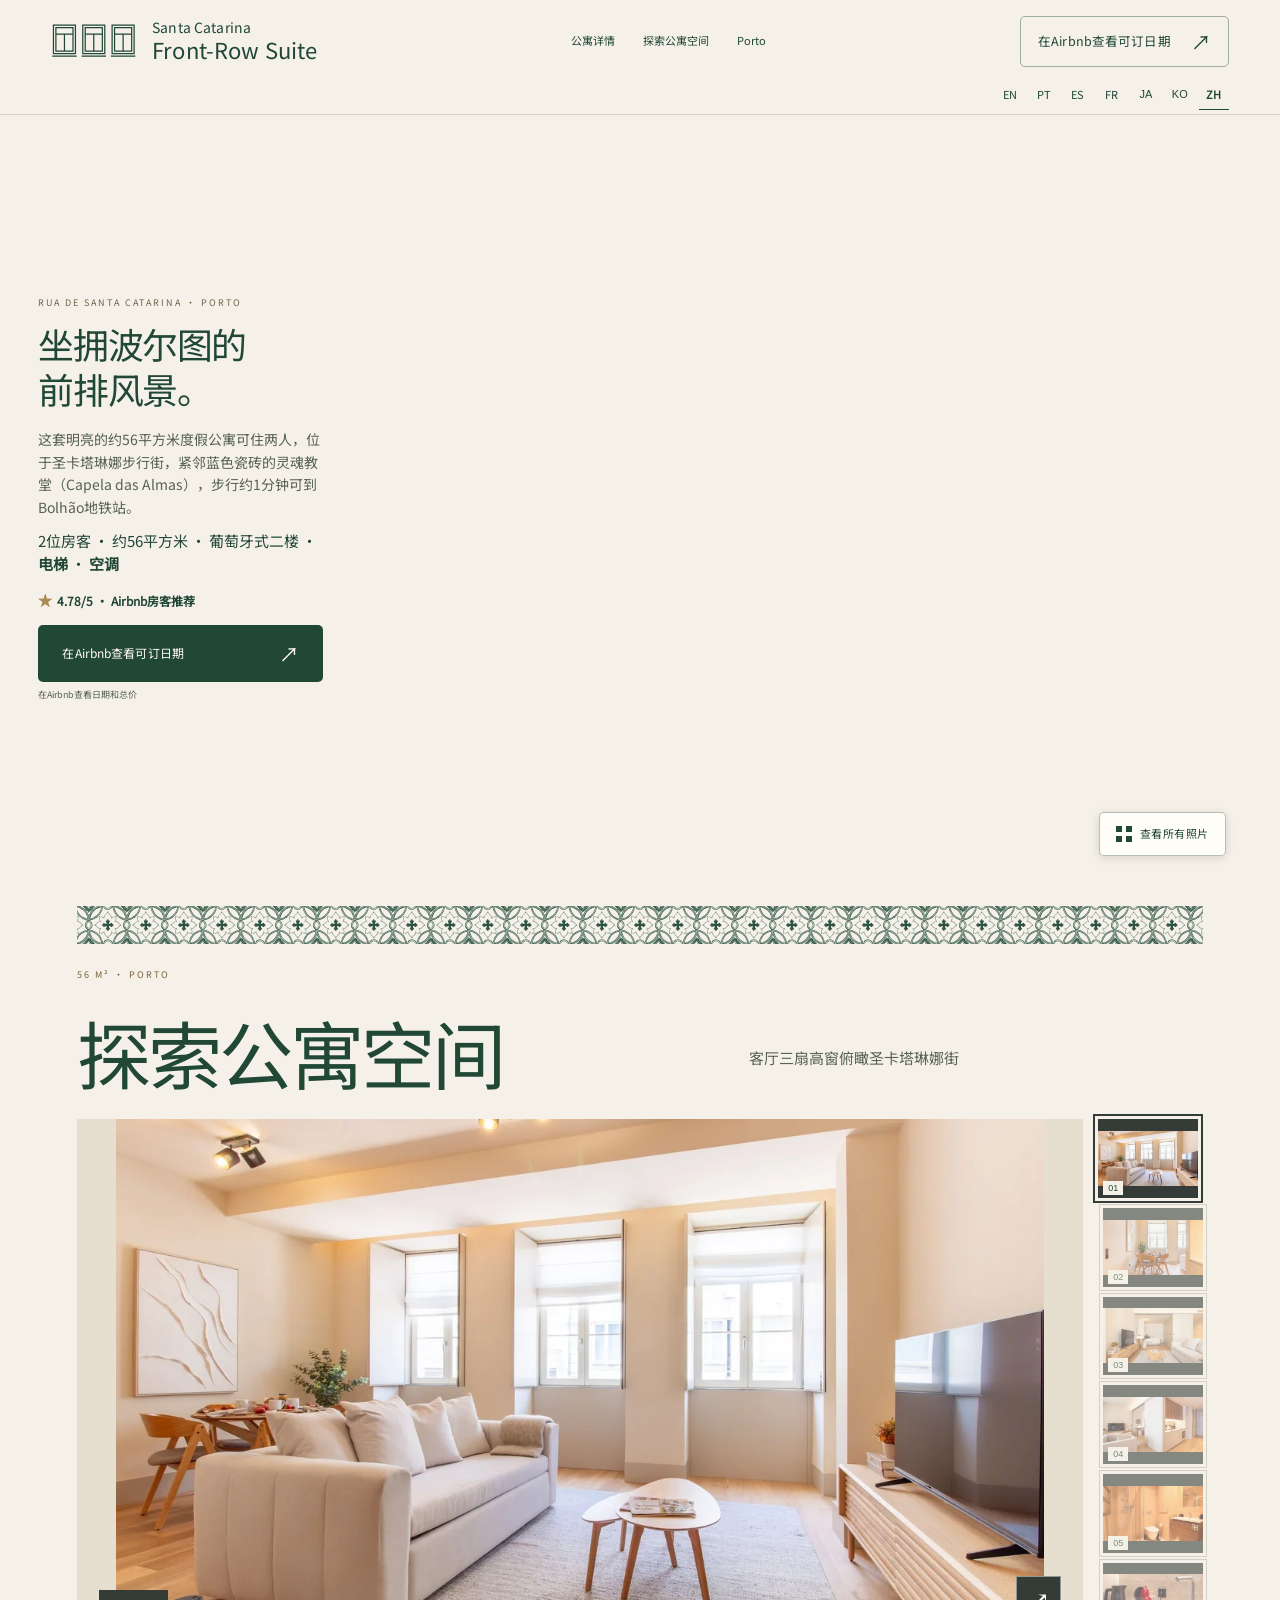
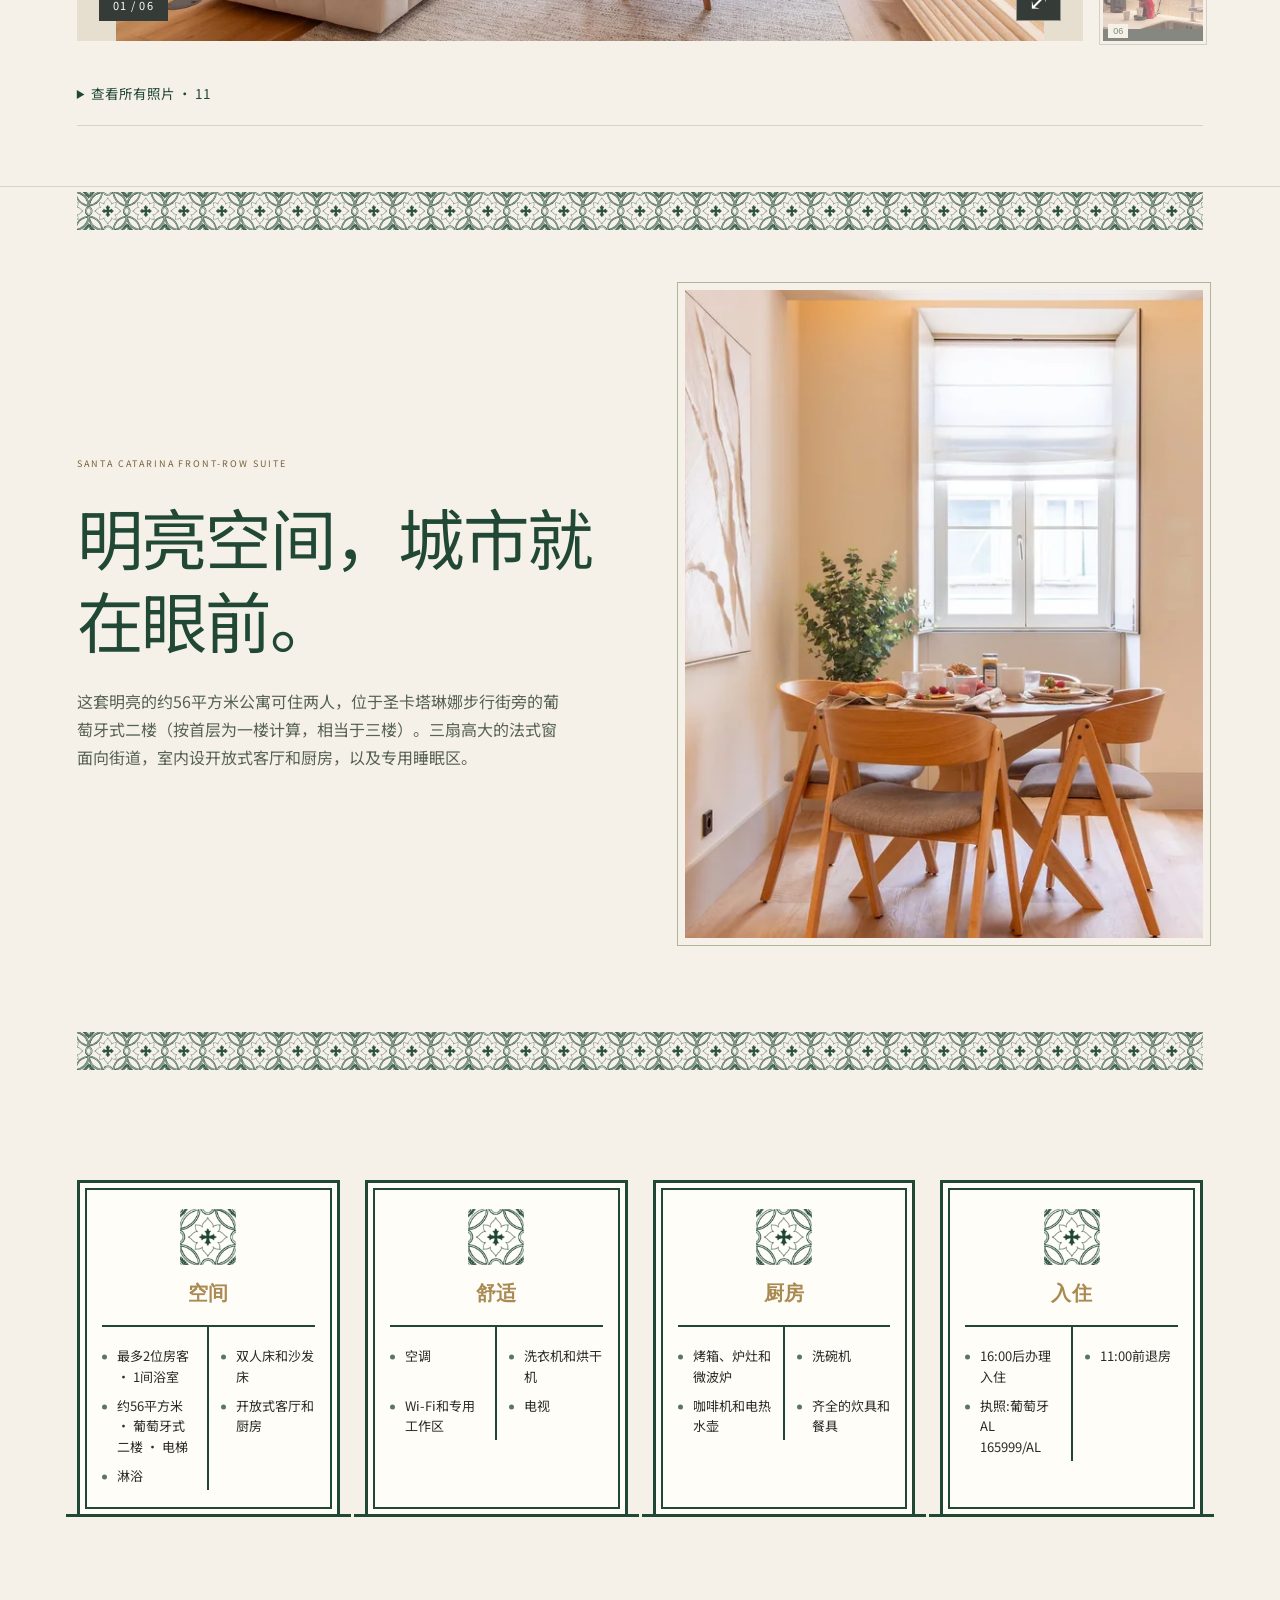
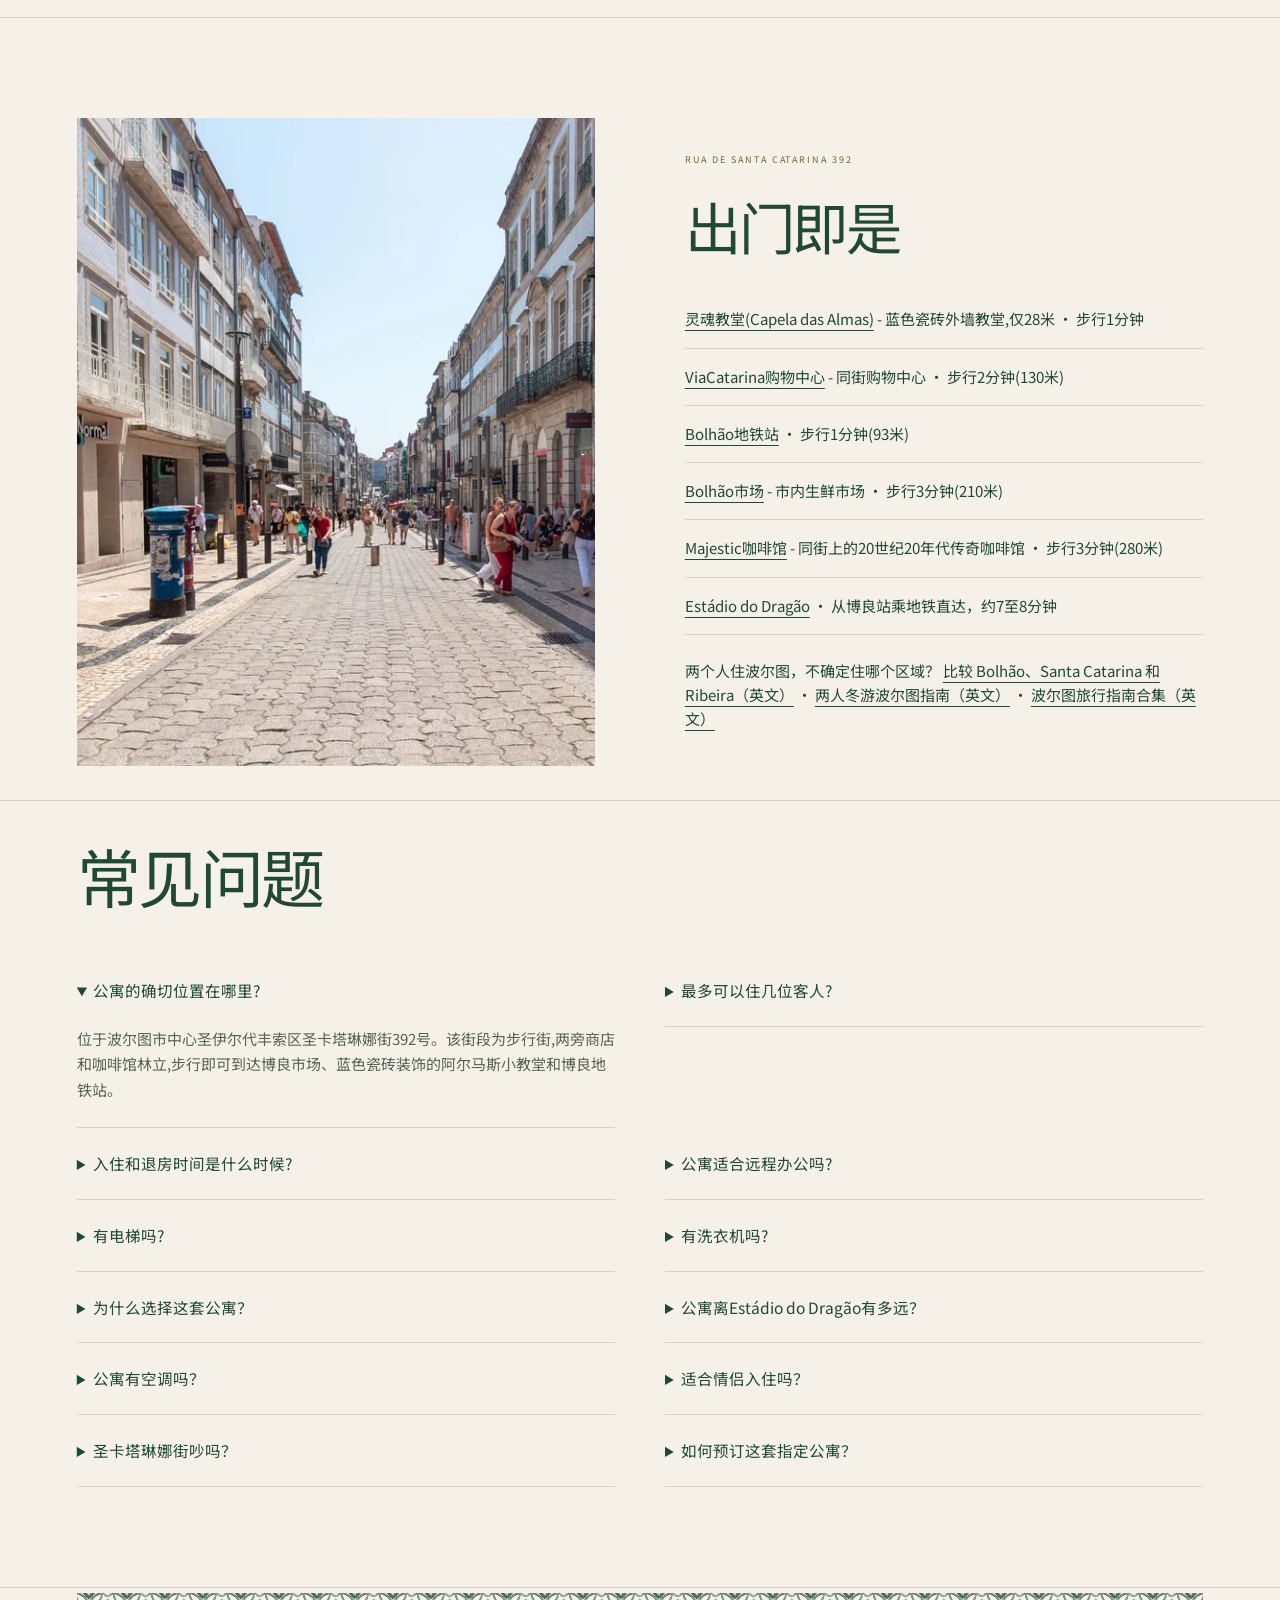
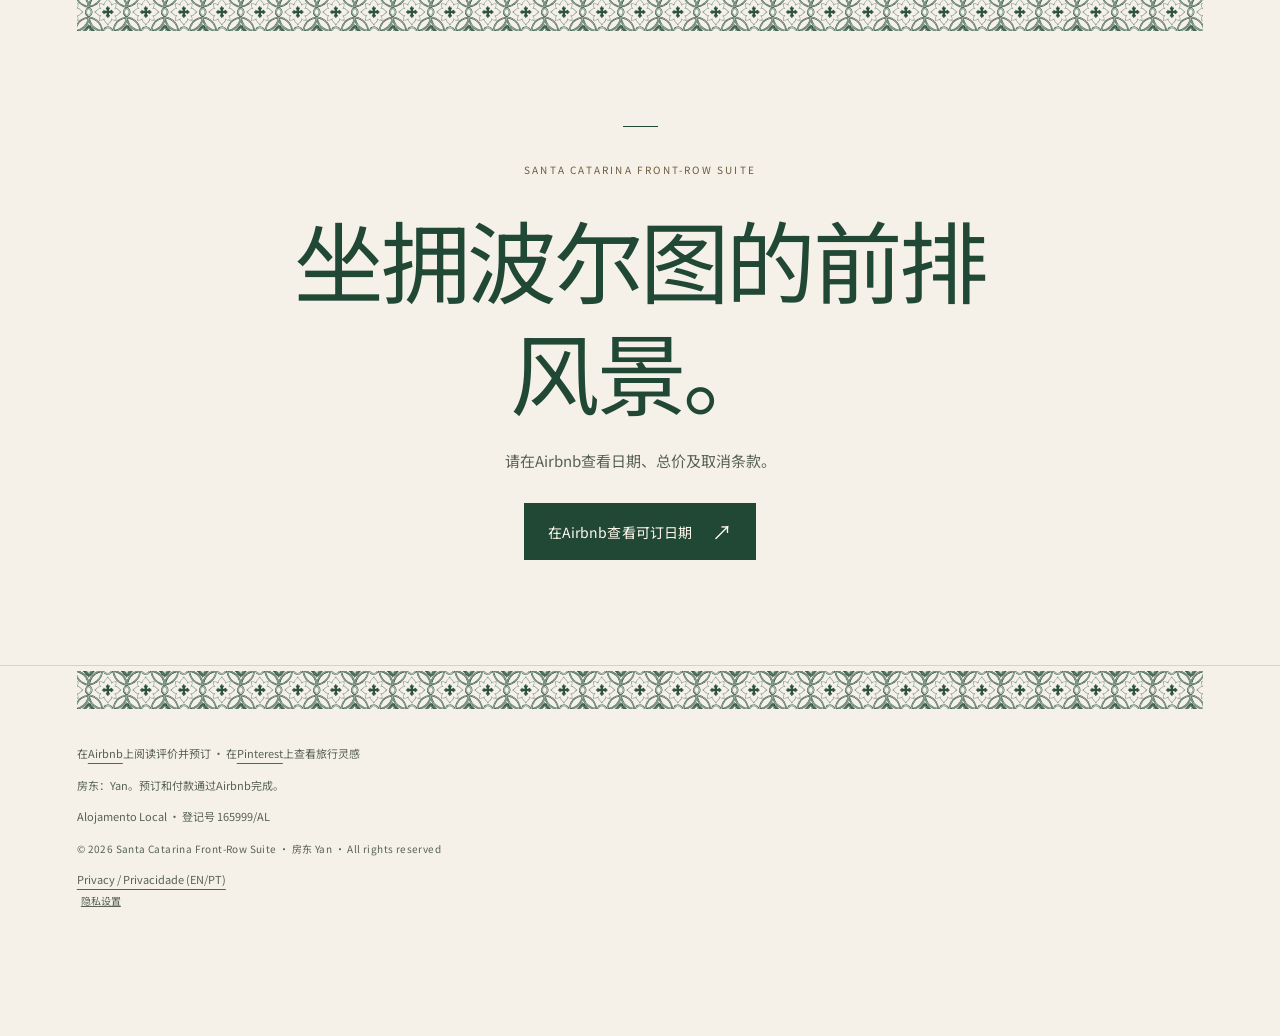
<file: zh-cn/index.html>
<!DOCTYPE html>

<html lang="zh-Hans">
<head>
<script src="/privacy-analytics.js" defer></script>
<meta charset="utf-8"/>
<meta content="width=device-width, initial-scale=1" name="viewport"/>
<title>波尔图博良站附近的双人度假公寓 | Santa Catarina Front-Row Suite</title>
<meta content="这套约56平方米的双人公寓面向波尔图圣卡塔琳娜步行街，距博良地铁站约1分钟步行路程。公寓设有厨房和空调，楼内配有电梯，可在Airbnb预订。" name="description"/>
<link href="https://frontrowporto.com/zh-cn/" rel="canonical"/>
<link href="https://frontrowporto.com/" hreflang="en" rel="alternate"/>
<link href="https://frontrowporto.com/pt/" hreflang="pt" rel="alternate"/>
<link href="https://frontrowporto.com/ja/" hreflang="ja" rel="alternate"/>
<link href="https://frontrowporto.com/ko/" hreflang="ko" rel="alternate"/>
<link href="https://frontrowporto.com/zh-cn/" hreflang="zh-Hans" rel="alternate"/>
<link href="https://frontrowporto.com/es/" hreflang="es" rel="alternate"/>
<link href="https://frontrowporto.com/fr/" hreflang="fr" rel="alternate"/>
<link href="https://frontrowporto.com/" hreflang="x-default" rel="alternate"/>
<meta content="波尔图博良站附近的双人度假公寓 | Santa Catarina Front-Row Suite" property="og:title"/>
<meta content="这套约56平方米的双人公寓面向波尔图圣卡塔琳娜步行街，距博良地铁站约1分钟步行路程。公寓设有厨房和空调，楼内配有电梯，可在Airbnb预订。" property="og:description"/>
<meta content="website" property="og:type"/>
<meta content="https://frontrowporto.com/zh-cn/" property="og:url"/>
<meta content="https://frontrowporto.com/images/16-living-windows.jpg" property="og:image"/>
<script type="application/ld+json">
{
  "@context": "https://schema.org",
  "@graph": [
    {
      "@type": "WebSite",
      "@id": "https://frontrowporto.com/#website",
      "url": "https://frontrowporto.com/",
      "name": "Santa Catarina Front-Row Suite"
    },
    {
      "@type": "WebPage",
      "@id": "https://frontrowporto.com/zh-cn/#webpage",
      "url": "https://frontrowporto.com/zh-cn/",
      "name": "波尔图博良站附近的双人度假公寓 | Santa Catarina Front-Row Suite",
      "inLanguage": "zh-Hans",
      "isPartOf": {
        "@id": "https://frontrowporto.com/#website"
      },
      "mainEntity": {
        "@id": "https://frontrowporto.com/#rental"
      }
    },
    {
      "@type": "VacationRental",
      "additionalType": "Apartment",
      "identifier": "scfrs-001",
      "name": "Santa Catarina Front-Row Suite",
      "image": [
        "https://frontrowporto.com/images/16-living-windows.jpg",
        "https://frontrowporto.com/images/17-bed-area.jpg",
        "https://frontrowporto.com/images/18-bathroom-shower.jpg",
        "https://frontrowporto.com/images/19-open-kitchen.jpg",
        "https://frontrowporto.com/images/20-kitchen-coffee.jpg",
        "https://frontrowporto.com/images/21-dining-area.jpg",
        "https://frontrowporto.com/images/22-living-sofa-tv.jpg",
        "https://frontrowporto.com/images/23-dining-windows.jpg",
        "https://frontrowporto.com/images/24-pedestrian-street.jpg",
        "https://frontrowporto.com/images/25-street-entrance.jpg"
      ],
      "geo": {
        "@type": "GeoCoordinates",
        "latitude": 41.1496147,
        "longitude": -8.6057736
      },
      "checkinTime": "16:00",
      "checkoutTime": "11:00",
      "@id": "https://frontrowporto.com/#rental",
      "url": "https://frontrowporto.com/",
      "description": "这套明亮的约56平方米公寓可住两人，位于圣卡塔琳娜步行街旁的葡萄牙式二楼（按首层为一楼计算，相当于三楼）。三扇高大的法式窗面向街道，室内设开放式客厅和厨房，以及专用睡眠区。",
      "address": {
        "@type": "PostalAddress",
        "streetAddress": "Rua de Santa Catarina 392, 2 Frt Esq",
        "addressLocality": "Porto",
        "addressRegion": "Porto",
        "postalCode": "4000-443",
        "addressCountry": "PT"
      },
      "sameAs": [
        "https://www.airbnb.com/rooms/1455066495407495959"
      ],
      "containsPlace": {
        "@type": [
          "Accommodation",
          "Apartment"
        ],
        "additionalType": "EntirePlace",
        "@id": "https://frontrowporto.com/#apartment",
        "name": "Santa Catarina Front-Row Suite",
        "occupancy": {
          "@type": "QuantitativeValue",
          "value": 2,
          "maxValue": 2
        },
        "floorSize": {
          "@type": "QuantitativeValue",
          "value": 56,
          "unitCode": "MTK"
        },
        "floorLevel": "2",
        "numberOfBathroomsTotal": 1,
        "bed": [
          {
            "@type": "BedDetails",
            "typeOfBed": "Double",
            "numberOfBeds": 1
          },
          {
            "@type": "BedDetails",
            "typeOfBed": "Sofa bed",
            "numberOfBeds": 1
          }
        ],
        "amenityFeature": [
          {
            "@type": "LocationFeatureSpecification",
            "name": "wifi",
            "value": true
          },
          {
            "@type": "LocationFeatureSpecification",
            "name": "ac",
            "value": true
          },
          {
            "@type": "LocationFeatureSpecification",
            "name": "tv",
            "value": true
          },
          {
            "@type": "LocationFeatureSpecification",
            "name": "elevator",
            "value": true
          },
          {
            "@type": "LocationFeatureSpecification",
            "name": "kitchen",
            "value": true
          },
          {
            "@type": "LocationFeatureSpecification",
            "name": "licenseNum",
            "value": "Portugal AL: 165999/AL"
          },
          {
            "@type": "LocationFeatureSpecification",
            "name": "washerDryer",
            "value": true
          }
        ]
      }
    },
    {
      "@type": "FAQPage",
      "@id": "https://frontrowporto.com/zh-cn/#faq",
      "inLanguage": "zh-Hans",
      "mainEntity": [
        {
          "@type": "Question",
          "name": "最多可以住几位客人?",
          "acceptedAnswer": {
            "@type": "Answer",
            "text": "公寓配有双人床和沙发床，为两位房客提供灵活的睡眠安排，也适合希望分床休息的朋友。最多入住2位房客。"
          }
        },
        {
          "@type": "Question",
          "name": "入住和退房时间是什么时候?",
          "acceptedAnswer": {
            "@type": "Answer",
            "text": "入住时间为16:00起,退房时间为11:00前。具体细节和灵活安排将在Airbnb的每笔预订中确认。"
          }
        },
        {
          "@type": "Question",
          "name": "公寓适合远程办公吗?",
          "acceptedAnswer": {
            "@type": "Answer",
            "text": "适合。这里有Wi-Fi和专用工作区,客厅透过三扇高窗获得充足的自然光。"
          }
        },
        {
          "@type": "Question",
          "name": "有电梯吗?",
          "acceptedAnswer": {
            "@type": "Answer",
            "text": "有。公寓位于葡萄牙式二楼，楼内设有电梯。如需了解入口台阶或特定通行条件，请通过Airbnb咨询。"
          }
        },
        {
          "@type": "Question",
          "name": "有洗衣机吗?",
          "acceptedAnswer": {
            "@type": "Answer",
            "text": "有,公寓内配有洗衣机和烘干机,长住也很方便。"
          }
        },
        {
          "@type": "Question",
          "name": "为什么选择这套公寓？",
          "acceptedAnswer": {
            "@type": "Answer",
            "text": "从葡萄牙式二楼的三扇高大法式窗，可以欣赏圣卡塔琳娜街景。约56平方米的明亮空间和开放式客厅，为两位旅客提供舒适的波尔图市中心落脚点。"
          }
        },
        {
          "@type": "Question",
          "name": "公寓离Estádio do Dragão有多远？",
          "acceptedAnswer": {
            "@type": "Answer",
            "text": "博良地铁站距公寓步行约1分钟。从那里乘地铁可直达Estádio do Dragão，无需换乘，约7至8分钟。该球场是FC波尔图的主场，曾举办葡萄牙国家队比赛，也是2030年国际足联世界杯的比赛场馆。适合来波尔图看球的游客入住。"
          }
        },
        {
          "@type": "Question",
          "name": "公寓有空调吗？",
          "acceptedAnswer": {
            "@type": "Answer",
            "text": "有，公寓配有空调。"
          }
        },
        {
          "@type": "Question",
          "name": "适合情侣入住吗？",
          "acceptedAnswer": {
            "@type": "Answer",
            "text": "适合。这是一处适合两人入住的舒适住所，配有双人床、厨房，以及面向圣卡塔琳娜街、有三扇高大法式窗的明亮客厅。"
          }
        },
        {
          "@type": "Question",
          "name": "圣卡塔琳娜街吵吗？",
          "acceptedAnswer": {
            "@type": "Answer",
            "text": "公寓面向一条有商店和咖啡馆的步行街，室内有时可能听到街上的声音。如果您对噪音比较敏感，可以查看 Airbnb 上近期的住客评价，或在预订前联系我们。"
          }
        },
        {
          "@type": "Question",
          "name": "如何预订这套指定公寓？",
          "acceptedAnswer": {
            "@type": "Answer",
            "text": "点击Airbnb按钮，打开Santa Catarina Front-Row Suite的房源1455066495407495959。可订日期、总价以及预订和取消条款均以Airbnb展示为准。"
          }
        }
      ]
    }
  ]
}
</script>
<meta content="max-image-preview:large" name="robots"/><meta content="#442b36" name="theme-color"/><meta content="Santa Catarina Front-Row Suite" property="og:site_name"/><meta content="1200" property="og:image:width"/><meta content="675" property="og:image:height"/><meta content="客厅三扇高窗俯瞰圣卡塔琳娜街" property="og:image:alt"/><link href="../assets/favicon.svg" rel="icon" type="image/svg+xml"/><link href="../assets/common.css" rel="stylesheet"/><link href="../assets/theme.css" rel="stylesheet"/><script defer="True" src="../assets/main.js"></script><link href="../assets/icon-32.png" rel="icon" sizes="32x32" type="image/png"/><link href="../assets/icon-180.png" rel="apple-touch-icon"/><link href="../assets/icon-16.png" rel="icon" sizes="16x16" type="image/png"/><link href="../assets/fonts/sc/400.css" rel="stylesheet"/></head>
<body class="aplus jewel"><a class="skip" href="#main">跳至正文</a><header class="site-header"><a class="brand" href="#main"><span aria-hidden="true" class="window-mark"><svg fill="none" viewBox="0 0 216 88" xmlns="http://www.w3.org/2000/svg"><path d="M6 5h54v70h-54z M12 11h42v58h-42z M12 27h42 M33 27v42 M3 81h60 M78 5h54v70h-54z M84 11h42v58h-42z M84 27h42 M105 27v42 M75 81h60 M150 5h54v70h-54z M156 11h42v58h-42z M156 27h42 M177 27v42 M147 81h60" stroke="currentColor" stroke-linejoin="miter" stroke-width="3"></path></svg></span><span>Santa Catarina<br/><b>Front-Row Suite</b></span></a><nav aria-label="探索" class="top-links"><a href="#apartment">公寓详情</a><a href="#spaces">探索公寓空间</a><a href="#neighbourhood">Porto</a></nav><a class="cta header-book" data-booking="header" href="https://www.airbnb.com/rooms/1455066495407495959" rel="noopener">在Airbnb查看可订日期<span aria-hidden="true">↗</span></a></header><nav aria-label="Languages" class="languages"><a href="../index.html" lang="en">EN</a><a href="../pt/index.html" lang="pt">PT</a><a href="../es/index.html" lang="es">ES</a><a href="../fr/index.html" lang="fr">FR</a><a href="../ja/index.html" lang="ja">JA</a><a href="../ko/index.html" lang="ko">KO</a><a aria-current="page" href="../zh-cn/index.html" lang="zh-Hans">ZH</a></nav><main id="main"><section class="hero cinematic"><div class="hero-copy"><div class="hero-introduction"><p class="eyebrow">RUA DE SANTA CATARINA · PORTO</p><h1><span class="headline-part" style="--step:0">坐拥波尔图的前排风景。</span> </h1></div><div class="hero-summary"><p class="hero-lede">这套明亮的约56平方米度假公寓可住两人，位于圣卡塔琳娜步行街，紧邻蓝色瓷砖的灵魂教堂（Capela das Almas），步行约1分钟可到Bolhão地铁站。</p><p class="hero-facts">2位房客 · 约56平方米 · 葡萄牙式二楼 · <strong>电梯</strong> · <strong>空调</strong></p><a class="hero-proof" data-booking="social-proof" href="https://www.airbnb.com/rooms/1455066495407495959" rel="noopener"><span aria-hidden="true">★</span> 4.78/5 · Airbnb房客推荐</a><a class="cta" data-booking="hero" href="https://www.airbnb.com/rooms/1455066495407495959" rel="noopener">在Airbnb查看可订日期<span aria-hidden="true">↗</span></a><p class="booking-note">在Airbnb查看日期和总价</p></div></div><div class="hero-media"><picture class="hero-photo"><source media="(min-width:761px)" srcset="../images/16-living-windows-full.webp" type="image/webp"/><source sizes="(max-width:760px) 100vw, 80vw" srcset="../images/16-living-windows-640.webp 640w, ../images/16-living-windows-1200.webp 1200w, ../images/16-living-windows-1920.webp 1920w" type="image/webp"/><img alt="客厅三扇高窗俯瞰圣卡塔琳娜街" decoding="async" fetchpriority="high" height="1080" src="../images/16-living-windows.jpg" width="1920"/></picture><button class="hero-gallery" data-open-gallery="0">查看所有照片</button><a class="scroll-cue" href="#spaces">探索 ↓</a></div></section><div aria-hidden="true" class="ceramic-strip"></div><section class="section photo-section reveal" id="spaces"><div class="space-experience"><div><div class="section-heading"><p class="eyebrow">56 M² · PORTO</p><h2>探索公寓空间</h2></div><p aria-live="polite" class="space-caption">这套明亮的约56平方米公寓可住两人，位于圣卡塔琳娜步行街旁的葡萄牙式二楼（按首层为一楼计算，相当于三楼）。三扇高大的法式窗面向街道，室内设开放式客厅和厨房，以及专用睡眠区。</p></div><div class="explorer" id="explorer"><div class="stage"><picture class="hero-photo"><source media="(min-width:761px)" srcset="../images/16-living-windows-full.webp" type="image/webp"/><source sizes="(max-width:760px) 100vw, 80vw" srcset="../images/16-living-windows-640.webp 640w, ../images/16-living-windows-1200.webp 1200w, ../images/16-living-windows-1920.webp 1920w" type="image/webp"/><img alt="客厅三扇高窗俯瞰圣卡塔琳娜街" decoding="async" fetchpriority="high" height="1080" src="../images/16-living-windows.jpg" width="1920"/></picture><button aria-label="查看所有照片" class="expand-photo" data-open-gallery="0">⤢</button><p aria-live="polite" class="stage-count">01 / 06</p></div><div aria-label="探索公寓空间" class="space-tabs" role="tablist"></div><noscript></noscript></div></div><details class="gallery-archive"><summary class="gallery-summary">查看所有照片 · 11</summary><div class="photo-grid"><button class="gallery-tile tile-0" data-open-gallery="0" title="查看所有照片"><picture class=""><source sizes="(max-width:760px) 100vw, 80vw" srcset="../images/16-living-windows-640.webp 640w, ../images/16-living-windows-1200.webp 1200w, ../images/16-living-windows-1920.webp 1920w" type="image/webp"/><img alt="客厅三扇高窗俯瞰圣卡塔琳娜街" decoding="async" height="1080" loading="lazy" src="../images/16-living-windows.jpg" width="1920"/></picture><span aria-hidden="true">01 / 11 ↗</span></button><button class="gallery-tile tile-1" data-open-gallery="1" title="查看所有照片"><picture class=""><source sizes="(max-width:760px) 100vw, 80vw" srcset="../images/23-dining-windows-640.webp 640w, ../images/23-dining-windows-1200.webp 1200w, ../images/23-dining-windows-1920.webp 1920w" type="image/webp"/><img alt="面朝街道的用餐区" decoding="async" height="1080" loading="lazy" src="../images/23-dining-windows.jpg" width="1920"/></picture><span aria-hidden="true">02 / 11 ↗</span></button><button class="gallery-tile tile-2" data-open-gallery="2" title="查看所有照片"><picture class=""><source sizes="(max-width:760px) 100vw, 80vw" srcset="../images/17-bed-area-640.webp 640w, ../images/17-bed-area-1200.webp 1200w, ../images/17-bed-area-1920.webp 1920w" type="image/webp"/><img alt="从客厅望向配有双人床的睡眠区。" decoding="async" height="1080" loading="lazy" src="../images/17-bed-area.jpg" width="1920"/></picture><span aria-hidden="true">03 / 11 ↗</span></button><button class="gallery-tile tile-3" data-open-gallery="3" title="查看所有照片"><picture class=""><source sizes="(max-width:760px) 100vw, 80vw" srcset="../images/19-open-kitchen-640.webp 640w, ../images/19-open-kitchen-1200.webp 1200w, ../images/19-open-kitchen-1920.webp 1920w" type="image/webp"/><img alt="开放式厨房和客厅" decoding="async" height="1080" loading="lazy" src="../images/19-open-kitchen.jpg" width="1920"/></picture><span aria-hidden="true">04 / 11 ↗</span></button><button class="gallery-tile tile-4" data-open-gallery="4" title="查看所有照片"><picture class=""><source sizes="(max-width:760px) 100vw, 80vw" srcset="../images/18-bathroom-shower-640.webp 640w, ../images/18-bathroom-shower-1200.webp 1200w, ../images/18-bathroom-shower-1920.webp 1920w" type="image/webp"/><img alt="带淋浴的浴室" decoding="async" height="1080" loading="lazy" src="../images/18-bathroom-shower.jpg" width="1920"/></picture><span aria-hidden="true">05 / 11 ↗</span></button><button class="gallery-tile tile-5" data-open-gallery="5" title="查看所有照片"><picture class=""><source sizes="(max-width:760px) 100vw, 80vw" srcset="../images/20-kitchen-coffee-640.webp 640w, ../images/20-kitchen-coffee-1200.webp 1200w, ../images/20-kitchen-coffee-1920.webp 1920w" type="image/webp"/><img alt="厨房咖啡角,配咖啡机和电热水壶" decoding="async" height="1080" loading="lazy" src="../images/20-kitchen-coffee.jpg" width="1920"/></picture><span aria-hidden="true">06 / 11 ↗</span></button><button class="gallery-tile tile-6" data-open-gallery="6" title="查看所有照片"><picture class=""><source sizes="(max-width:760px) 100vw, 80vw" srcset="../images/21-dining-area-640.webp 640w, ../images/21-dining-area-1200.webp 1200w, ../images/21-dining-area-1920.webp 1920w" type="image/webp"/><img alt="窗边的餐桌" decoding="async" height="1080" loading="lazy" src="../images/21-dining-area.jpg" width="1920"/></picture><span aria-hidden="true">07 / 11 ↗</span></button><button class="gallery-tile tile-7" data-open-gallery="7" title="查看所有照片"><picture class=""><source sizes="(max-width:760px) 100vw, 80vw" srcset="../images/22-living-sofa-tv-640.webp 640w, ../images/22-living-sofa-tv-1200.webp 1200w, ../images/22-living-sofa-tv-1920.webp 1920w" type="image/webp"/><img alt="客厅的沙发和电视" decoding="async" height="1080" loading="lazy" src="../images/22-living-sofa-tv.jpg" width="1920"/></picture><span aria-hidden="true">08 / 11 ↗</span></button><button class="gallery-tile tile-8" data-open-gallery="8" title="查看所有照片"><picture class=""><source sizes="(max-width:760px) 100vw, 80vw" srcset="../images/24-pedestrian-street-640.webp 640w, ../images/24-pedestrian-street-1200.webp 1200w, ../images/24-pedestrian-street-1920.webp 1920w" type="image/webp"/><img alt="楼前的圣卡塔琳娜步行街" decoding="async" height="1080" loading="lazy" src="../images/24-pedestrian-street.jpg" width="1920"/></picture><span aria-hidden="true">09 / 11 ↗</span></button><button class="gallery-tile tile-9" data-open-gallery="9" title="查看所有照片"><picture class=""><source sizes="(max-width:760px) 100vw, 80vw" srcset="../images/25-street-entrance-640.webp 640w, ../images/25-street-entrance-1200.webp 1200w, ../images/25-street-entrance-1920.webp 1920w" type="image/webp"/><img alt="圣卡塔琳娜街上的公寓入口" decoding="async" height="1080" loading="lazy" src="../images/25-street-entrance.jpg" width="1920"/></picture><span aria-hidden="true">10 / 11 ↗</span></button><button class="gallery-tile tile-10" data-open-gallery="10" title="查看所有照片"><picture class=""><source sizes="(max-width:760px) 100vw, 80vw" srcset="../images/26-kitchen-dining-640.webp 640w, ../images/26-kitchen-dining-1200.webp 1200w, ../images/26-kitchen-dining-1920.webp 1920w" type="image/webp"/><img alt="带用餐区的开放式厨房" decoding="async" height="1080" loading="lazy" src="../images/26-kitchen-dining.jpg" width="1920"/></picture><span aria-hidden="true">11 / 11 ↗</span></button></div></details></section><div aria-hidden="true" class="ceramic-strip"></div><section class="section story reveal" id="apartment"><div class="section-intro"><p class="eyebrow">SANTA CATARINA FRONT-ROW SUITE</p><h2>明亮空间，城市就在眼前。</h2><p>这套明亮的约56平方米公寓可住两人，位于圣卡塔琳娜步行街旁的葡萄牙式二楼（按首层为一楼计算，相当于三楼）。三扇高大的法式窗面向街道，室内设开放式客厅和厨房，以及专用睡眠区。</p></div><div class="story-image"><picture class=""><source sizes="(max-width:760px) 100vw, 80vw" srcset="../images/23-dining-windows-640.webp 640w, ../images/23-dining-windows-1200.webp 1200w, ../images/23-dining-windows-1920.webp 1920w" type="image/webp"/><img alt="面朝街道的用餐区" decoding="async" height="1080" loading="lazy" src="../images/23-dining-windows.jpg" width="1920"/></picture></div><div aria-hidden="true" class="ceramic-strip"></div><div class="amenities"><div class="cols">
<div class="card"><h3>空间</h3><ul><li>最多2位房客 · 1间浴室</li><li>双人床和沙发床</li><li>约56平方米 · 葡萄牙式二楼 · 电梯</li><li>开放式客厅和厨房</li><li>淋浴</li></ul></div>
<div class="card"><h3>舒适</h3><ul><li>空调</li><li>洗衣机和烘干机</li><li>Wi-Fi和专用工作区</li><li>电视</li></ul></div>
<div class="card"><h3>厨房</h3><ul><li>烤箱、炉灶和微波炉</li><li>洗碗机</li><li>咖啡机和电热水壶</li><li>齐全的炊具和餐具</li></ul></div>
<div class="card"><h3>入住</h3><ul><li>16:00后办理入住</li><li>11:00前退房</li><li>执照:葡萄牙AL 165999/AL</li></ul></div>
</div></div></section><section class="section location reveal" id="neighbourhood"><div class="location-visual"><picture class=""><source sizes="(max-width:760px) 100vw, 80vw" srcset="../images/24-pedestrian-street-640.webp 640w, ../images/24-pedestrian-street-1200.webp 1200w, ../images/24-pedestrian-street-1920.webp 1920w" type="image/webp"/><img alt="楼前的圣卡塔琳娜步行街" decoding="async" height="1080" loading="lazy" src="../images/24-pedestrian-street.jpg" width="1920"/></picture></div><div class="location-copy"><p class="eyebrow">RUA DE SANTA CATARINA 392</p><h2>出门即是</h2><div class="near">
<p><a href="https://maps.app.goo.gl/hY1isak9ZaEqeWXXA" rel="noopener">灵魂教堂(Capela das Almas)</a> - 蓝色瓷砖外墙教堂,仅28米 · 步行1分钟</p>
<p><a href="https://maps.app.goo.gl/fqNXAoGM25nufwLj7" rel="noopener">ViaCatarina购物中心</a> - 同街购物中心 · 步行2分钟(130米)</p>
<p><a href="https://maps.app.goo.gl/WmuZivPvdRuzqKs18" rel="noopener">Bolhão地铁站</a> · 步行1分钟(93米)</p>
<p><a href="https://maps.app.goo.gl/CtZPgoXBhQ2FH2Q48" rel="noopener">Bolhão市场</a> - 市内生鲜市场 · 步行3分钟(210米)</p>
<p><a href="https://maps.app.goo.gl/dxZPnbV4CiZjx5Y49" rel="noopener">Majestic咖啡馆</a> - 同街上的20世纪20年代传奇咖啡馆 · 步行3分钟(280米)</p>
<p><a href="https://www.google.com/maps/search/?api=1&amp;query=Est%C3%A1dio+do+Drag%C3%A3o" rel="noopener">Estádio do Dragão</a> · 从博良站乘地铁直达，约7至8分钟</p>
</div><p style="margin-top:24px;font-size:15px">两个人住波尔图，不确定住哪个区域？ <a href="/guides/where-to-stay-porto-for-two/">比较 Bolhão、Santa Catarina 和 Ribeira（英文）</a> · <a href="/guides/porto-for-two-in-winter/" hreflang="en">两人冬游波尔图指南（英文）</a> · <a href="/guides/">波尔图旅行指南合集（英文）</a></p></div></section><section class="section questions reveal"><h2>常见问题</h2><div class="faq">
<details open=""><summary>公寓的确切位置在哪里?</summary><p>位于波尔图市中心圣伊尔代丰索区圣卡塔琳娜街392号。该街段为步行街,两旁商店和咖啡馆林立,步行即可到达博良市场、蓝色瓷砖装饰的阿尔马斯小教堂和博良地铁站。</p></details>
<details><summary>最多可以住几位客人?</summary><p>公寓配有双人床和沙发床，为两位房客提供灵活的睡眠安排，也适合希望分床休息的朋友。最多入住2位房客。</p></details>
<details><summary>入住和退房时间是什么时候?</summary><p>入住时间为16:00起,退房时间为11:00前。具体细节和灵活安排将在Airbnb的每笔预订中确认。</p></details>
<details><summary>公寓适合远程办公吗?</summary><p>适合。这里有Wi-Fi和专用工作区,客厅透过三扇高窗获得充足的自然光。</p></details>
<details><summary>有电梯吗?</summary><p>有。公寓位于葡萄牙式二楼，楼内设有电梯。如需了解入口台阶或特定通行条件，请通过Airbnb咨询。</p></details>
<details><summary>有洗衣机吗?</summary><p>有,公寓内配有洗衣机和烘干机,长住也很方便。</p></details>
<details><summary>为什么选择这套公寓？</summary><p>从葡萄牙式二楼的三扇高大法式窗，可以欣赏圣卡塔琳娜街景。约56平方米的明亮空间和开放式客厅，为两位旅客提供舒适的波尔图市中心落脚点。</p></details>
<details><summary>公寓离Estádio do Dragão有多远？</summary><p>博良地铁站距公寓步行约1分钟。从那里乘地铁可直达Estádio do Dragão，无需换乘，约7至8分钟。该球场是FC波尔图的主场，曾举办葡萄牙国家队比赛，也是2030年国际足联世界杯的比赛场馆。适合来波尔图看球的游客入住。</p></details>
<details><summary>公寓有空调吗？</summary><p>有，公寓配有空调。</p></details>
<details><summary>适合情侣入住吗？</summary><p>适合。这是一处适合两人入住的舒适住所，配有双人床、厨房，以及面向圣卡塔琳娜街、有三扇高大法式窗的明亮客厅。</p></details>
<details><summary>圣卡塔琳娜街吵吗？</summary><p>公寓面向一条有商店和咖啡馆的步行街，室内有时可能听到街上的声音。如果您对噪音比较敏感，可以查看 Airbnb 上近期的住客评价，或在预订前联系我们。</p></details>
<details><summary>如何预订这套指定公寓？</summary><p>点击Airbnb按钮，打开Santa Catarina Front-Row Suite的房源1455066495407495959。可订日期、总价以及预订和取消条款均以Airbnb展示为准。</p></details></div></section><div aria-hidden="true" class="ceramic-strip"></div><section class="closing reveal"><p class="eyebrow">SANTA CATARINA FRONT-ROW SUITE</p><h2>坐拥波尔图的前排风景。</h2><p>请在Airbnb查看日期、总价及取消条款。</p><a class="cta" data-booking="closing" href="https://www.airbnb.com/rooms/1455066495407495959" rel="noopener">在Airbnb查看可订日期<span aria-hidden="true">↗</span></a></section><div aria-hidden="true" class="ceramic-strip"></div></main><footer>
<p>在<a data-placement="footer" href="https://www.airbnb.com/rooms/1455066495407495959" rel="noopener">Airbnb</a>上阅读评价并预订 · 在<a href="https://pt.pinterest.com/scfrontrowporto/" rel="noopener">Pinterest</a>上查看旅行灵感</p>
<p>房东：Yan。预订和付款通过Airbnb完成。</p>
<p class="al-registration">Alojamento Local · 登记号 165999/AL</p><p class="rights">© 2026 Santa Catarina Front-Row Suite · 房东 Yan · All rights reserved</p><p><a href="/privacy.html">Privacy / Privacidade (EN/PT)</a></p></footer><div aria-label="在Airbnb查看可订日期" class="mobile-book" role="region"><span aria-hidden="true" class="window-mark bar-mark"><svg fill="none" viewBox="0 0 216 88" xmlns="http://www.w3.org/2000/svg"><path d="M6 5h54v70h-54z M12 11h42v58h-42z M12 27h42 M33 27v42 M3 81h60 M78 5h54v70h-54z M84 11h42v58h-42z M84 27h42 M105 27v42 M75 81h60 M150 5h54v70h-54z M156 11h42v58h-42z M156 27h42 M177 27v42 M147 81h60" stroke="currentColor" stroke-linejoin="miter" stroke-width="3"></path></svg></span><span>Santa Catarina<br/><b>Front-Row Suite</b></span><a class="cta" data-booking="mobile" href="https://www.airbnb.com/rooms/1455066495407495959" rel="noopener">在Airbnb查看可订日期<span aria-hidden="true">↗</span></a></div><dialog aria-label="查看所有照片" class="lightbox"><div class="lightbox-bar"><span aria-live="polite" class="photo-counter"></span><button aria-label="关闭相册" class="close-gallery">×</button></div><img alt="" class="lightbox-img"/><div class="lightbox-bottom"><button aria-label="上一张照片" class="prev">←</button><p class="photo-caption"></p><button aria-label="下一张照片" class="next">→</button></div></dialog><script id="gallery-data" type="application/json">[{"src": "../images/16-living-windows-1200.webp", "alt": "客厅三扇高窗俯瞰圣卡塔琳娜街", "thumb": "../images/16-living-windows-640.webp"}, {"src": "../images/23-dining-windows-1200.webp", "alt": "面朝街道的用餐区", "thumb": "../images/23-dining-windows-640.webp"}, {"src": "../images/17-bed-area-1200.webp", "alt": "从客厅望向配有双人床的睡眠区。", "thumb": "../images/17-bed-area-640.webp"}, {"src": "../images/19-open-kitchen-1200.webp", "alt": "开放式厨房和客厅", "thumb": "../images/19-open-kitchen-640.webp"}, {"src": "../images/18-bathroom-shower-1200.webp", "alt": "带淋浴的浴室", "thumb": "../images/18-bathroom-shower-640.webp"}, {"src": "../images/20-kitchen-coffee-1200.webp", "alt": "厨房咖啡角,配咖啡机和电热水壶", "thumb": "../images/20-kitchen-coffee-640.webp"}, {"src": "../images/21-dining-area-1200.webp", "alt": "窗边的餐桌", "thumb": "../images/21-dining-area-640.webp"}, {"src": "../images/22-living-sofa-tv-1200.webp", "alt": "客厅的沙发和电视", "thumb": "../images/22-living-sofa-tv-640.webp"}, {"src": "../images/24-pedestrian-street-1200.webp", "alt": "楼前的圣卡塔琳娜步行街", "thumb": "../images/24-pedestrian-street-640.webp"}, {"src": "../images/25-street-entrance-1200.webp", "alt": "圣卡塔琳娜街上的公寓入口", "thumb": "../images/25-street-entrance-640.webp"}, {"src": "../images/26-kitchen-dining-full.webp", "alt": "带用餐区的开放式厨房", "thumb": "../images/26-kitchen-dining-640.webp"}]</script>
</body>
</html>
</file>
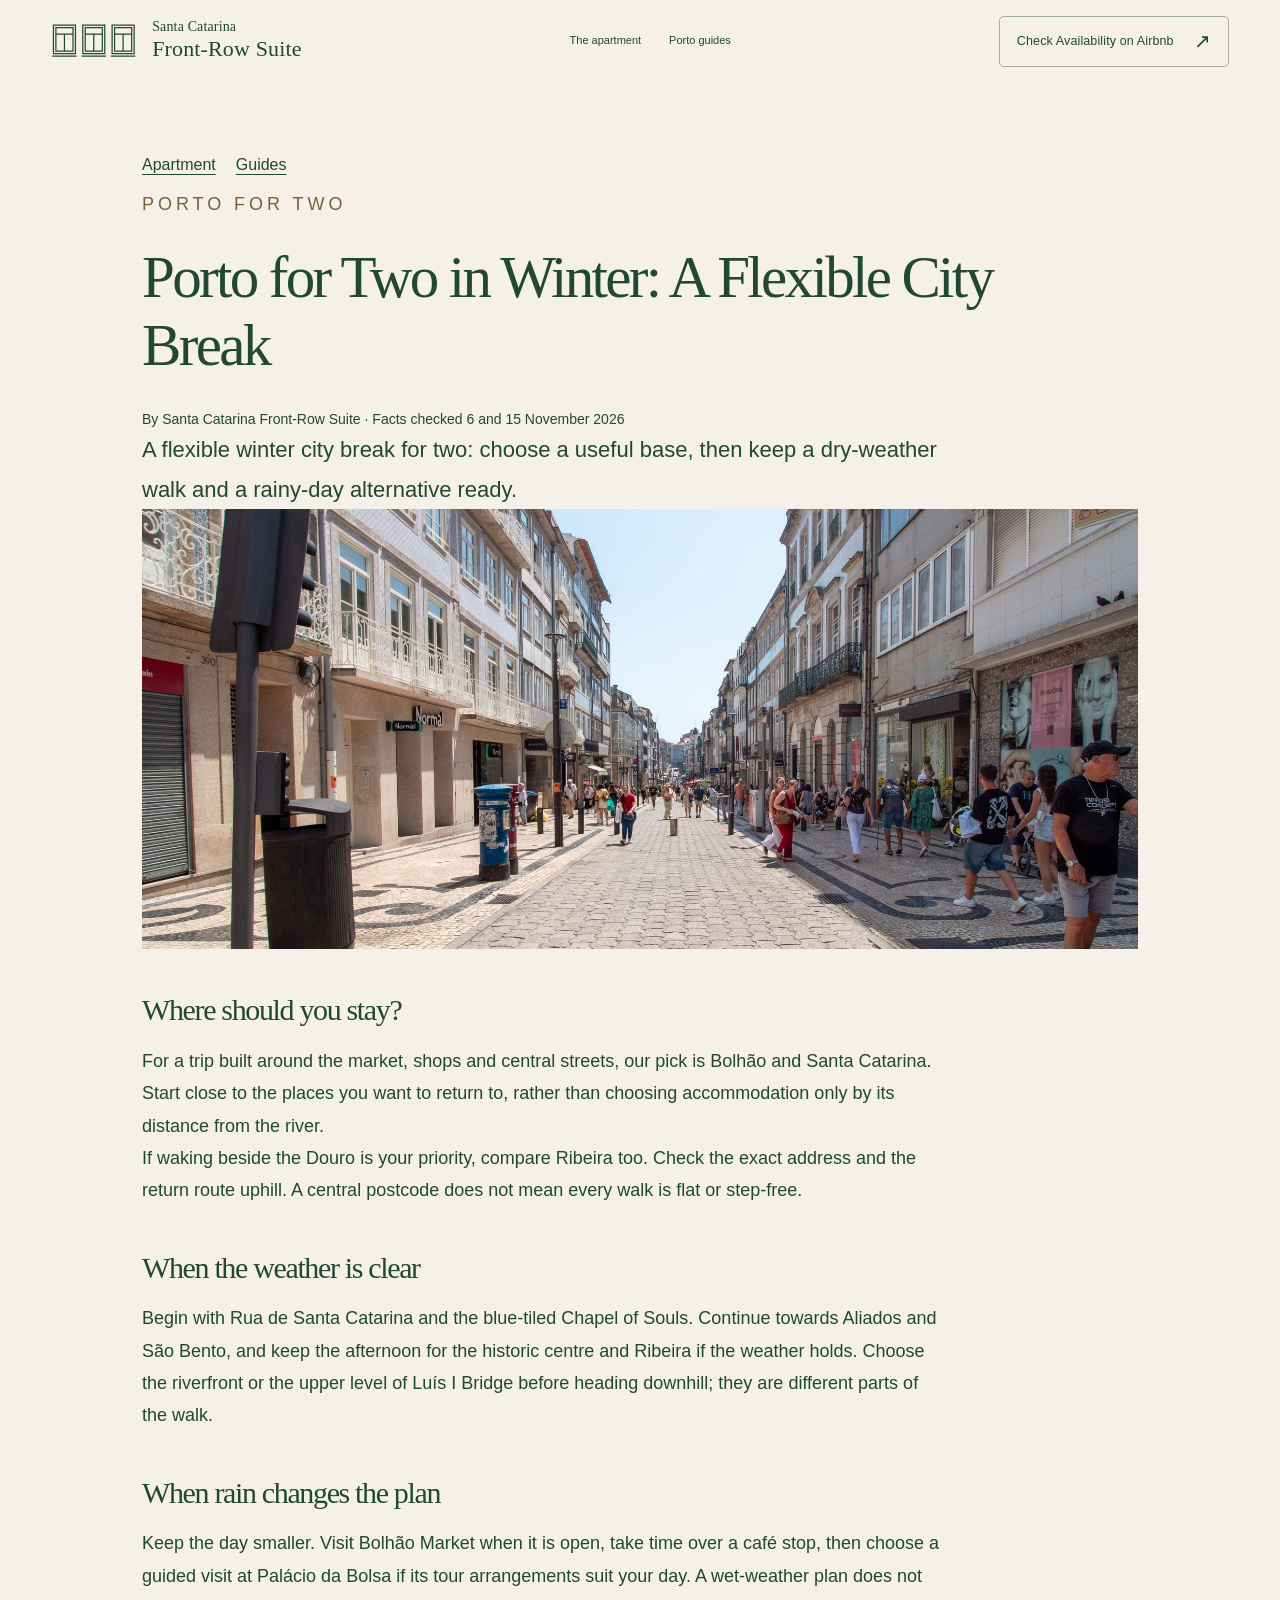
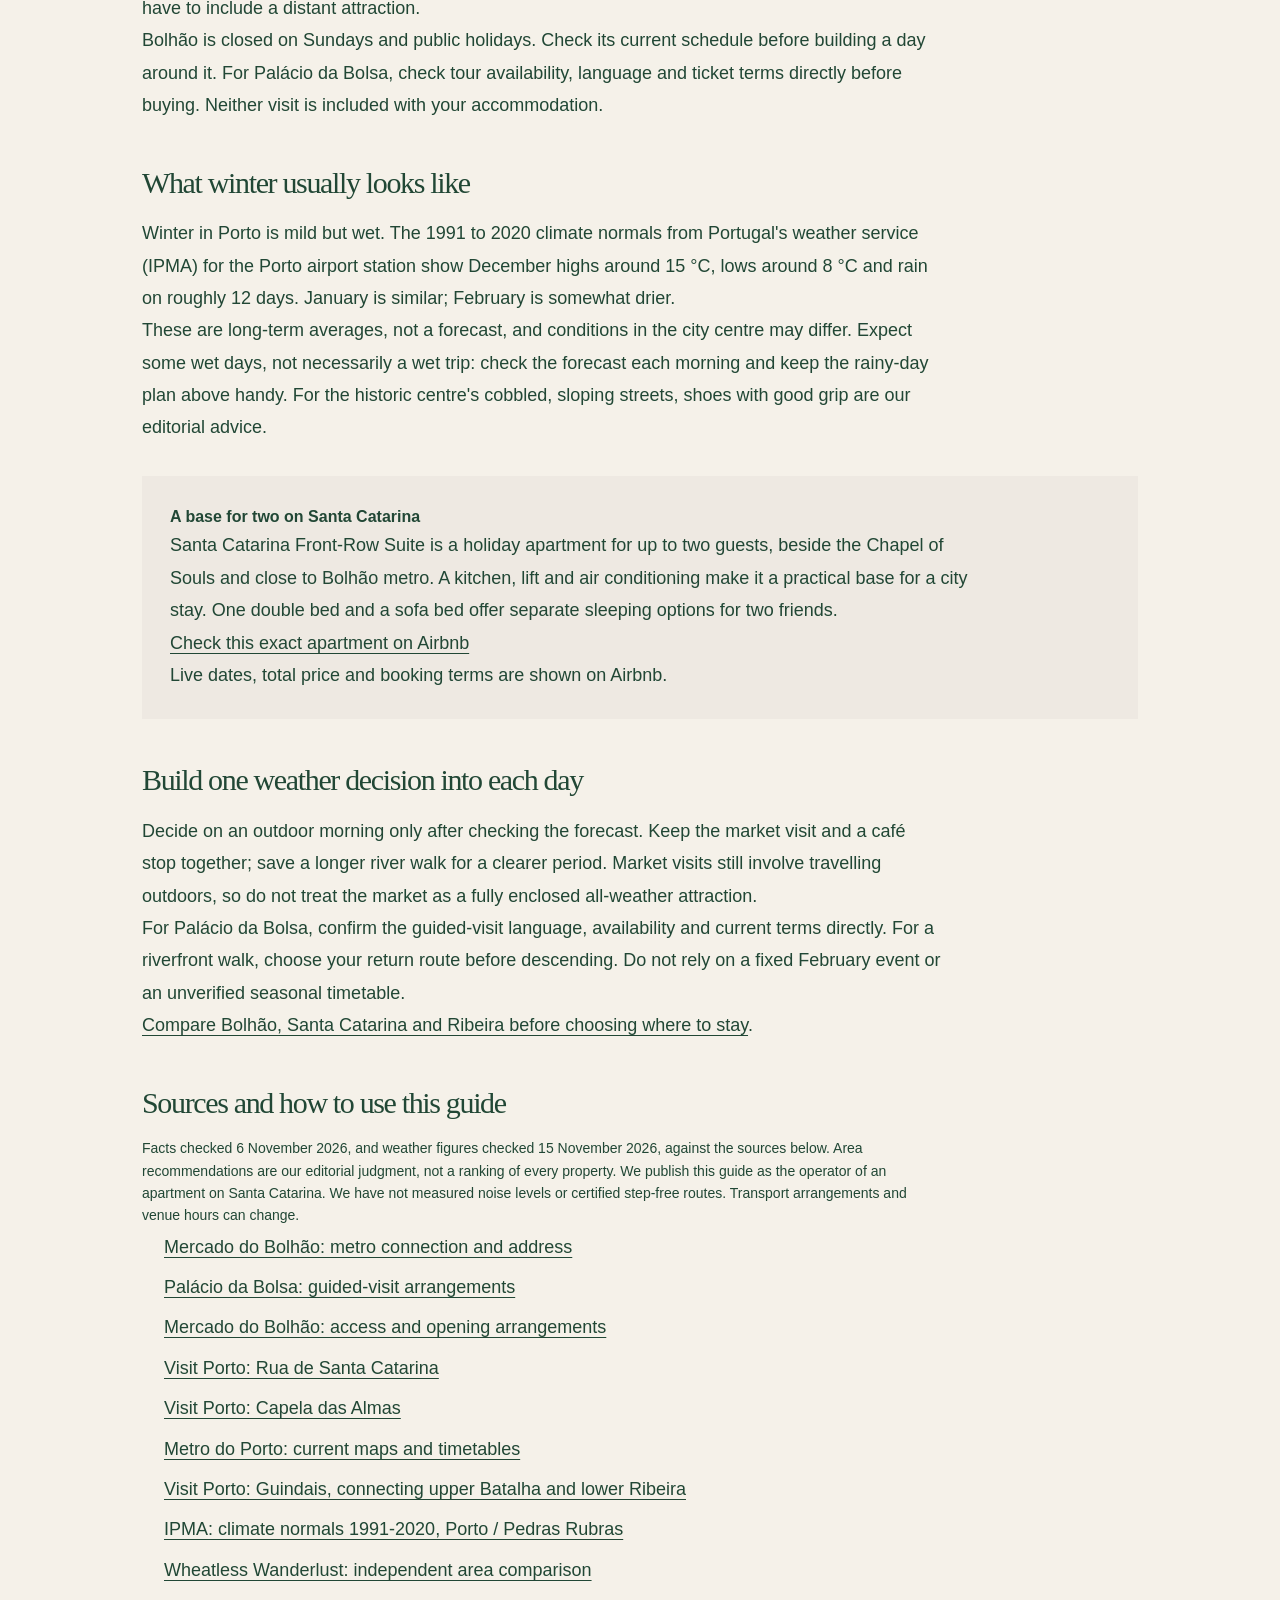
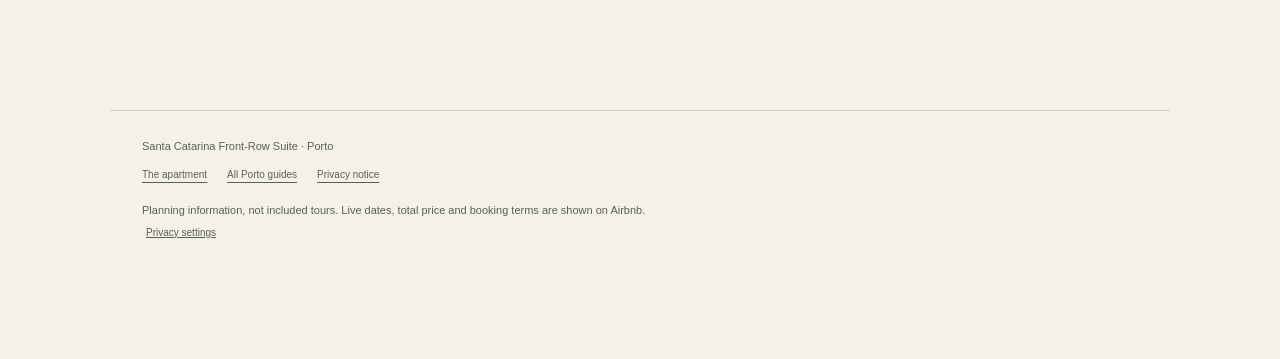
<file: guides/porto-for-two-in-winter/index.html>
<!DOCTYPE html>

<html lang="en"><head>
<script defer="" src="/privacy-analytics.js"></script>
<meta charset="utf-8"/>
<meta content="width=device-width, initial-scale=1" name="viewport"/>
<meta content="max-image-preview:large" name="robots"/><meta content="#442b36" name="theme-color"/><link href="/assets/favicon.svg" rel="icon" type="image/svg+xml"/><link href="/assets/common.css" rel="stylesheet"/><link href="/assets/theme.css" rel="stylesheet"/><script defer="True" src="/assets/main.js"></script><link href="/assets/icon-32.png" rel="icon" sizes="32x32" type="image/png"/><link href="/assets/icon-180.png" rel="apple-touch-icon"/><link href="/assets/icon-16.png" rel="icon" sizes="16x16" type="image/png"/><title>Porto for Two in Winter: A Flexible City Break | Front Row Porto</title><meta content="Plan a Porto winter break for two with a practical central base, a clear-weather walk and rainy-day alternatives, plus the arrangements to check before travelling." name="description"/><link href="https://frontrowporto.com/guides/porto-for-two-in-winter/" rel="canonical"/><meta content="Porto for Two in Winter: A Flexible City Break" property="og:title"/><meta content="Plan a Porto winter break for two with a practical central base, a clear-weather walk and rainy-day alternatives, plus the arrangements to check before travelling." property="og:description"/><meta content="https://frontrowporto.com/guides/porto-for-two-in-winter/" property="og:url"/><meta content="article" property="og:type"/><meta content="https://frontrowporto.com/images/24-pedestrian-street.jpg" property="og:image"/><link href="/assets/guides.css" rel="stylesheet"/><script type="application/ld+json">{"@context": "https://schema.org", "@graph": [{"@type": "Article", "@id": "https://frontrowporto.com/guides/porto-for-two-in-winter/#article", "url": "https://frontrowporto.com/guides/porto-for-two-in-winter/", "headline": "Porto for Two in Winter: A Flexible City Break", "description": "Plan a Porto winter break for two with a practical central base, a clear-weather walk and rainy-day alternatives, plus the arrangements to check before travelling.", "inLanguage": "en", "mainEntityOfPage": "https://frontrowporto.com/guides/porto-for-two-in-winter/", "author": {"@type": "Organization", "name": "Santa Catarina Front-Row Suite", "url": "https://frontrowporto.com/"}, "image": "https://frontrowporto.com/images/24-pedestrian-street.jpg"}, {"@type": "BreadcrumbList", "itemListElement": [{"@type": "ListItem", "position": 1, "name": "Home", "item": "https://frontrowporto.com/"}, {"@type": "ListItem", "position": 2, "name": "Porto guides", "item": "https://frontrowporto.com/guides/"}, {"@type": "ListItem", "position": 3, "name": "Porto for Two in Winter: A Flexible City Break", "item": "https://frontrowporto.com/guides/porto-for-two-in-winter/"}]}]}</script></head><body><header class="site-header"><a class="brand" href="/#main"><span aria-hidden="true" class="window-mark"><svg fill="none" viewbox="0 0 216 88" xmlns="http://www.w3.org/2000/svg"><path d="M6 5h54v70h-54z M12 11h42v58h-42z M12 27h42 M33 27v42 M3 81h60 M78 5h54v70h-54z M84 11h42v58h-42z M84 27h42 M105 27v42 M75 81h60 M150 5h54v70h-54z M156 11h42v58h-42z M156 27h42 M177 27v42 M147 81h60" stroke="currentColor" stroke-linejoin="miter" stroke-width="3"></path></svg></span><span>Santa Catarina<br/><b>Front-Row Suite</b></span></a><nav aria-label="Explore" class="top-links"><a href="/">The apartment</a><a href="/guides/">Porto guides</a></nav><a class="cta header-book" data-booking="header" href="https://www.airbnb.com/rooms/1455066495407495959" rel="noopener">Check Availability on Airbnb<span aria-hidden="true">↗</span></a></header><main class="guide-layout" id="main"><nav aria-label="Breadcrumb" class="guide-nav"><a href="/">Apartment</a><a href="/guides/">Guides</a></nav><p class="eyebrow">PORTO FOR TWO</p><h1>Porto for Two in Winter: A Flexible City Break</h1><p class="meta">By Santa Catarina Front-Row Suite · Facts checked 6 and 15 November 2026</p><p class="lead">A flexible winter city break for two: choose a useful base, then keep a dry-weather walk and a rainy-day alternative ready.</p><img alt="Rua de Santa Catarina outside the apartment" class="guide-photo" src="/images/24-pedestrian-street.jpg"/><h2>Where should you stay?</h2><p>For a trip built around the market, shops and central streets, our pick is Bolhão and Santa Catarina. Start close to the places you want to return to, rather than choosing accommodation only by its distance from the river.</p><p>If waking beside the Douro is your priority, compare Ribeira too. Check the exact address and the return route uphill. A central postcode does not mean every walk is flat or step-free.</p><h2>When the weather is clear</h2><p>Begin with Rua de Santa Catarina and the blue-tiled Chapel of Souls. Continue towards Aliados and São Bento, and keep the afternoon for the historic centre and Ribeira if the weather holds. Choose the riverfront or the upper level of Luís I Bridge before heading downhill; they are different parts of the walk.</p><h2>When rain changes the plan</h2><p>Keep the day smaller. Visit Bolhão Market when it is open, take time over a café stop, then choose a guided visit at Palácio da Bolsa if its tour arrangements suit your day. A wet-weather plan does not have to include a distant attraction.</p><p>Bolhão is closed on Sundays and public holidays. Check its current schedule before building a day around it. For Palácio da Bolsa, check tour availability, language and ticket terms directly before buying. Neither visit is included with your accommodation.</p><h2>What winter usually looks like</h2><p>Winter in Porto is mild but wet. The 1991 to 2020 climate normals from Portugal's weather service (IPMA) for the Porto airport station show December highs around 15 °C, lows around 8 °C and rain on roughly 12 days. January is similar; February is somewhat drier.</p><p>These are long-term averages, not a forecast, and conditions in the city centre may differ. Expect some wet days, not necessarily a wet trip: check the forecast each morning and keep the rainy-day plan above handy. For the historic centre's cobbled, sloping streets, shoes with good grip are our editorial advice.</p><div class="guide-box"><b>A base for two on Santa Catarina</b><p>Santa Catarina Front-Row Suite is a holiday apartment for up to two guests, beside the Chapel of Souls and close to Bolhão metro. A kitchen, lift and air conditioning make it a practical base for a city stay. One double bed and a sofa bed offer separate sleeping options for two friends.</p><p><a data-booking="guide-winter" href="https://www.airbnb.com/rooms/1455066495407495959">Check this exact apartment on Airbnb</a><br/><span class="small">Live dates, total price and booking terms are shown on Airbnb.</span></p></div><h2>Build one weather decision into each day</h2><p>Decide on an outdoor morning only after checking the forecast. Keep the market visit and a café stop together; save a longer river walk for a clearer period. Market visits still involve travelling outdoors, so do not treat the market as a fully enclosed all-weather attraction.</p><p>For Palácio da Bolsa, confirm the guided-visit language, availability and current terms directly. For a riverfront walk, choose your return route before descending. Do not rely on a fixed February event or an unverified seasonal timetable.</p><p><a href="/guides/where-to-stay-porto-for-two/">Compare Bolhão, Santa Catarina and Ribeira before choosing where to stay</a>.</p><section aria-labelledby="sources"><h2 id="sources">Sources and how to use this guide</h2><p class="meta">Facts checked 6 November 2026, and weather figures checked 15 November 2026, against the sources below. Area recommendations are our editorial judgment, not a ranking of every property. We publish this guide as the operator of an apartment on Santa Catarina. We have not measured noise levels or certified step-free routes. Transport arrangements and venue hours can change.</p><ul><li><a href="https://mercadobolhao.pt/contactos/" rel="noopener">Mercado do Bolhão: metro connection and address</a></li><li><a href="https://palaciodabolsa.com/en/tourism/" rel="noopener">Palácio da Bolsa: guided-visit arrangements</a></li><li><a href="https://mercadobolhao.pt/perguntas-frequentes/" rel="noopener">Mercado do Bolhão: access and opening arrangements</a></li><li><a href="https://visitporto.travel/pt-PT/poi/5cd04b4ff979e00001f6f75e" rel="noopener">Visit Porto: Rua de Santa Catarina</a></li><li><a href="https://visitporto.travel/pt-PT/poi/5cd04b4af979e000013ddc9b" rel="noopener">Visit Porto: Capela das Almas</a></li><li><a href="https://www.metrodoporto.pt/pages/337" rel="noopener">Metro do Porto: current maps and timetables</a></li><li><a href="https://backoffice.visitporto.travel/en-GB/funicular-dos-guindais" rel="noopener">Visit Porto: Guindais, connecting upper Batalha and lower Ribeira</a></li><li><a href="https://www.ipma.pt/bin/file.data/climate-normal/cn_91-20_PORTO_PEDRAS_RUBRAS.pdf" rel="noopener">IPMA: climate normals 1991-2020, Porto / Pedras Rubras</a></li><li><a href="https://wheatlesswanderlust.com/where-to-stay-in-porto/" rel="noopener">Wheatless Wanderlust: independent area comparison</a></li></ul></section></main><footer class="guide-footer"><p>Santa Catarina Front-Row Suite · Porto</p><nav aria-label="Footer" class="guide-nav"><a href="/">The apartment</a><a href="/guides/">All Porto guides</a><a href="/privacy.html">Privacy notice</a></nav><p>Planning information, not included tours. Live dates, total price and booking terms are shown on Airbnb.</p></footer></body></html>
</file>
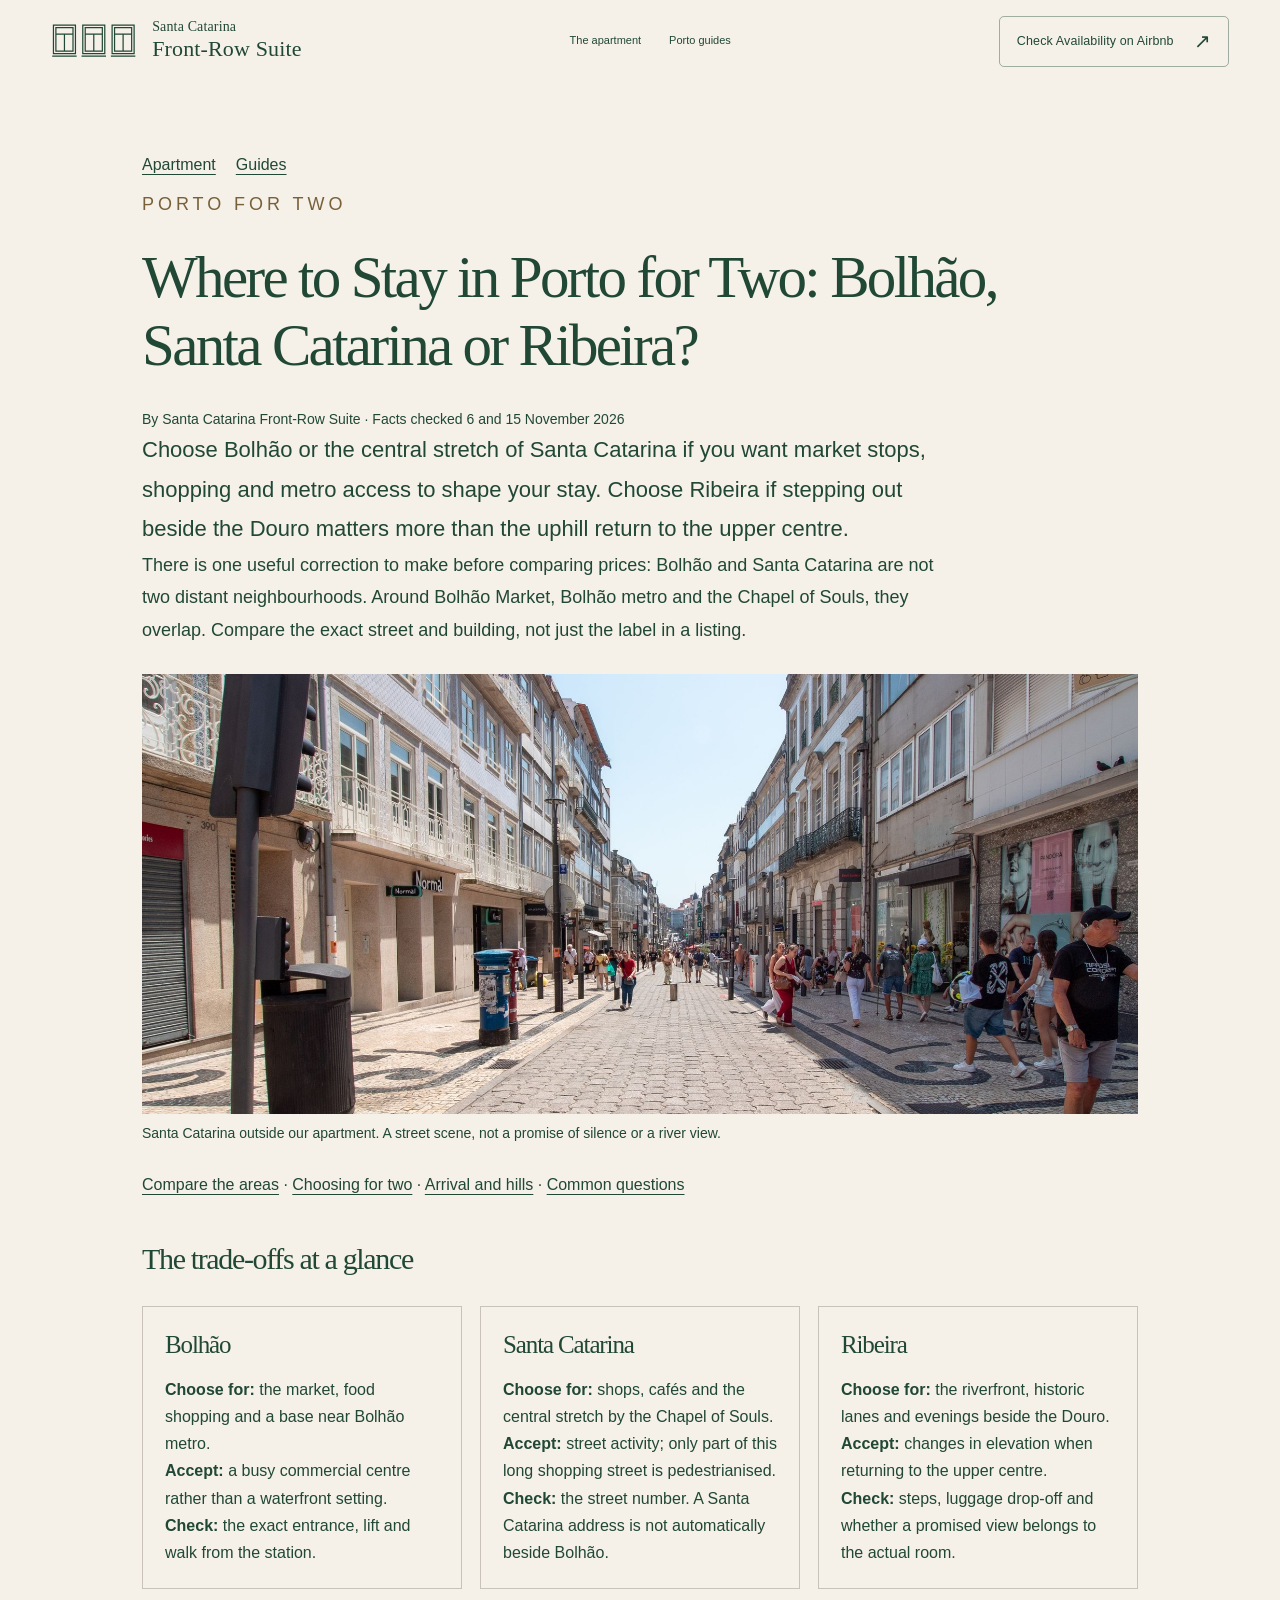
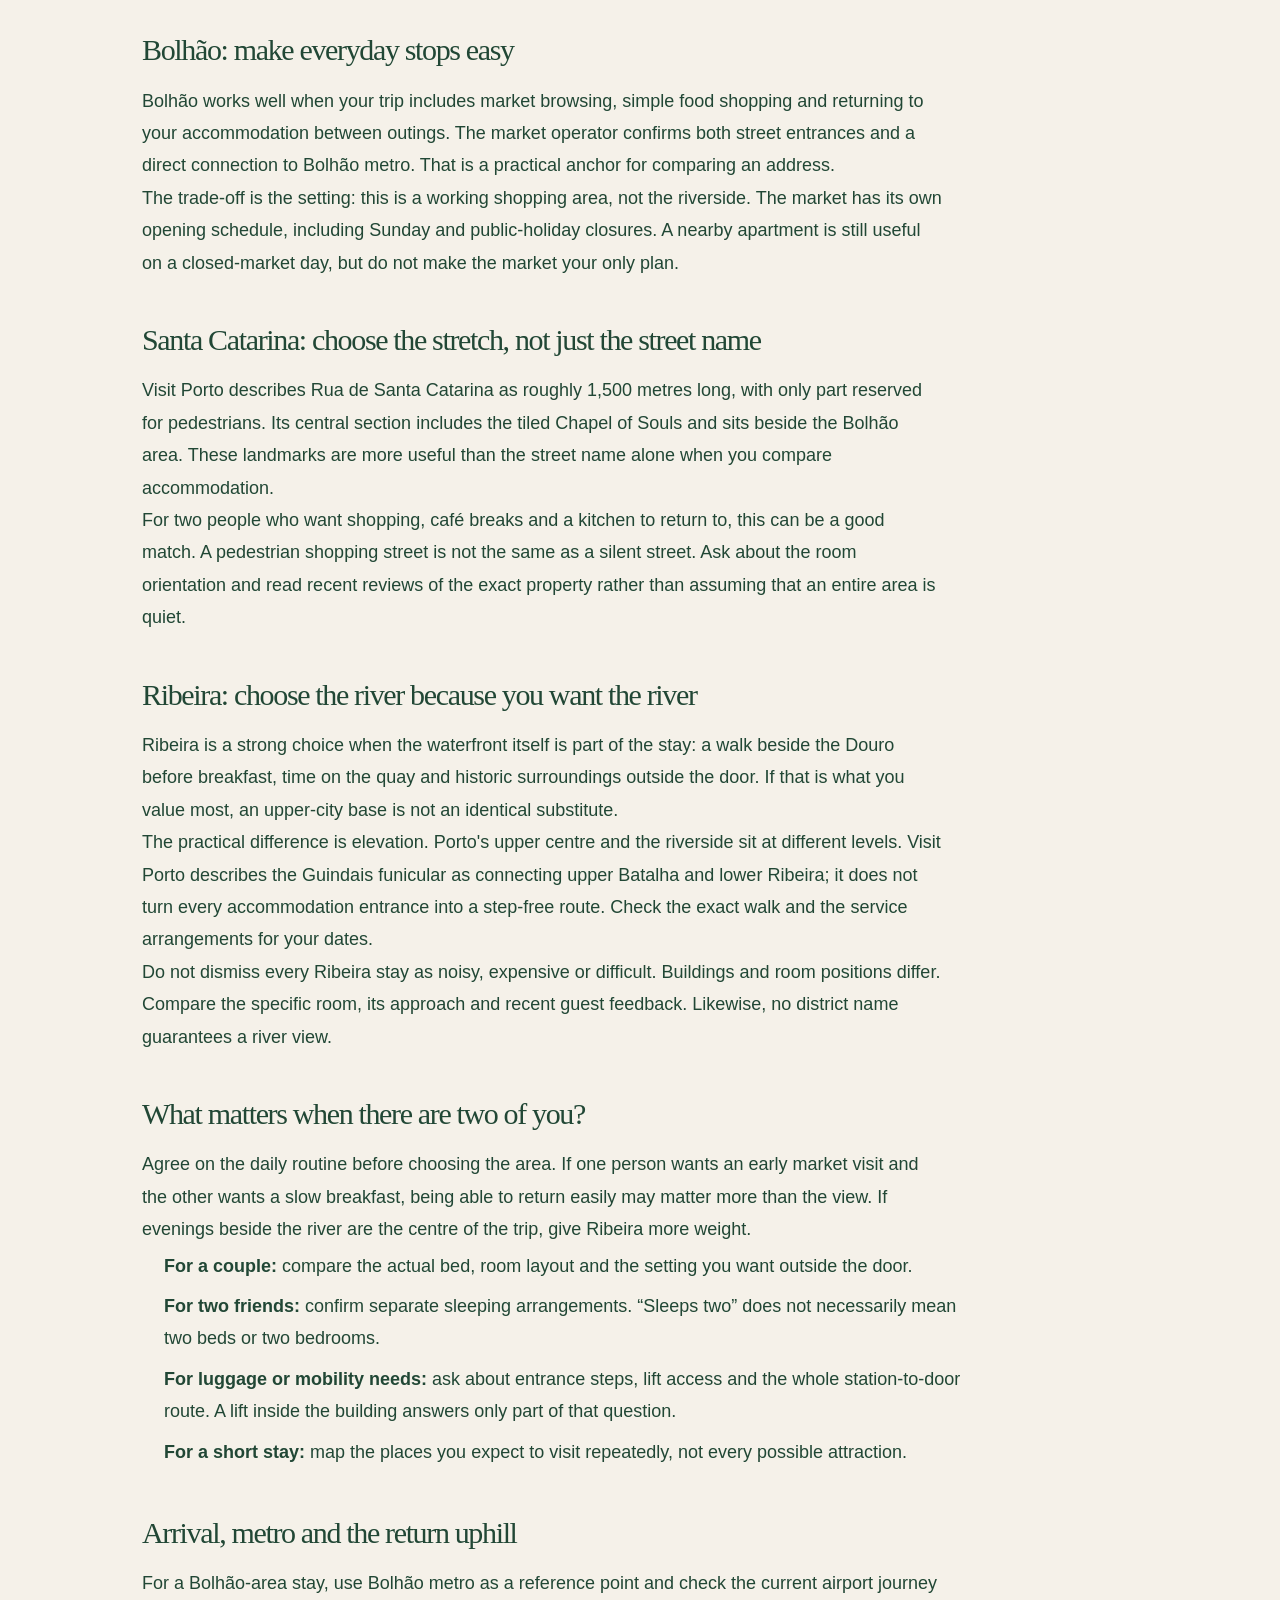
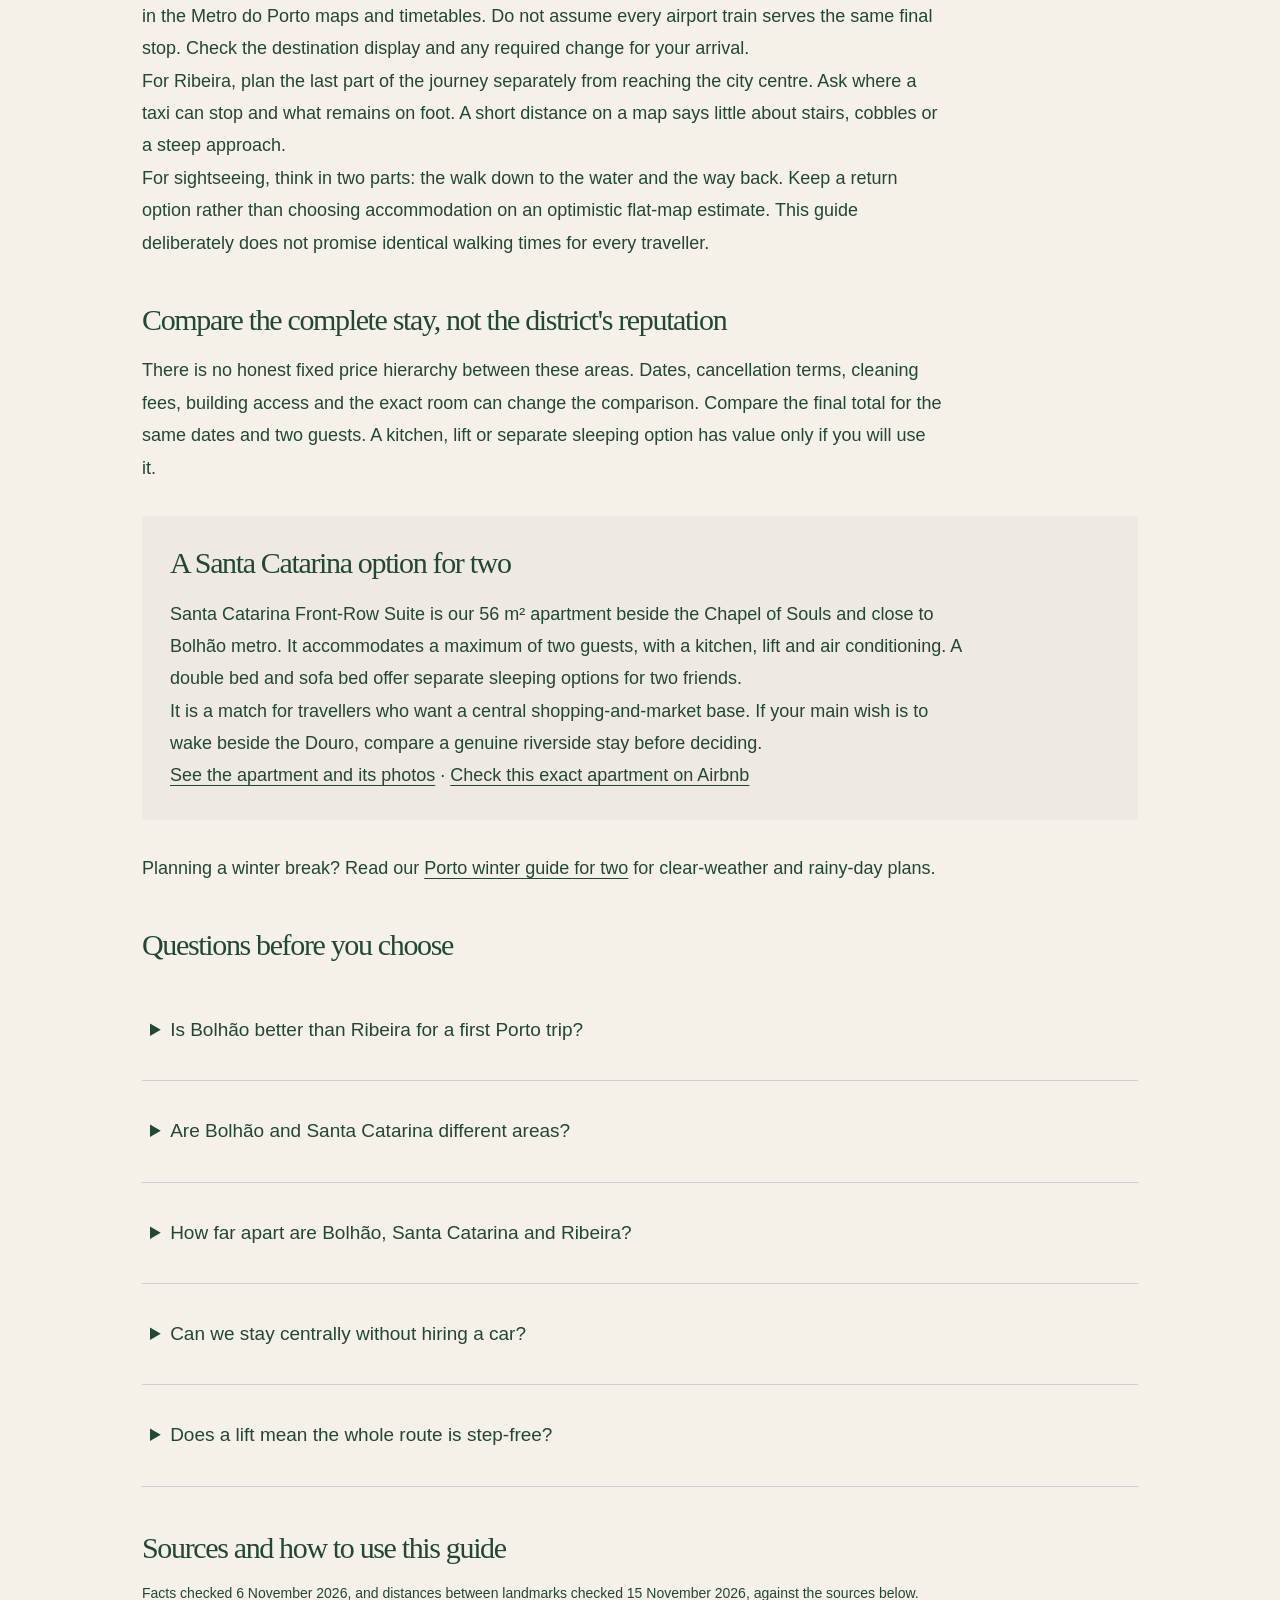
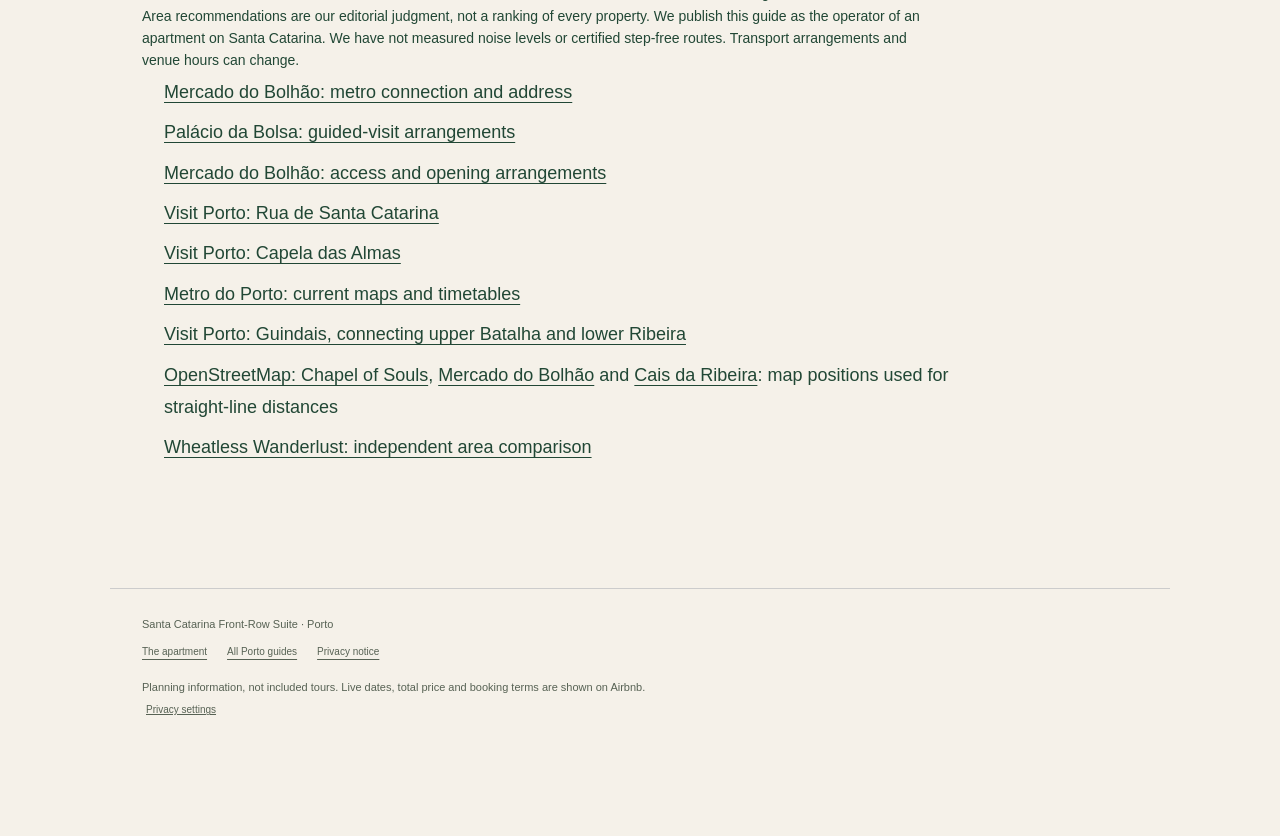
<file: guides/where-to-stay-porto-for-two/index.html>
<!doctype html>
<html lang="en"><head>
<script defer="" src="/privacy-analytics.js"></script>
<meta charset="utf-8"/>
<meta content="width=device-width, initial-scale=1" name="viewport"/>

















<meta content="max-image-preview:large" name="robots"/><meta content="#442b36" name="theme-color"/><link href="/assets/favicon.svg" rel="icon" type="image/svg+xml"/><link href="/assets/common.css" rel="stylesheet"/><link href="/assets/theme.css" rel="stylesheet"/><script defer="True" src="/assets/main.js"></script><link href="/assets/icon-32.png" rel="icon" sizes="32x32" type="image/png"/><link href="/assets/icon-180.png" rel="apple-touch-icon"/><link href="/assets/icon-16.png" rel="icon" sizes="16x16" type="image/png"/><title>Where to Stay in Porto for Two: Bolhão, Santa Catarina or Ribeira? | Front Row Porto</title><meta content="Compare Bolhão, Santa Catarina and Ribeira for a Porto stay for two: market and metro access, river atmosphere, hills and the exact property details to check." name="description"/><link href="https://frontrowporto.com/guides/where-to-stay-porto-for-two/" rel="canonical"/><meta content="Where to Stay in Porto for Two: Bolhão, Santa Catarina or Ribeira?" property="og:title"/><meta content="Compare Bolhão, Santa Catarina and Ribeira for a Porto stay for two: market and metro access, river atmosphere, hills and the exact property details to check." property="og:description"/><meta content="https://frontrowporto.com/guides/where-to-stay-porto-for-two/" property="og:url"/><meta content="article" property="og:type"/><meta content="https://frontrowporto.com/images/24-pedestrian-street.jpg" property="og:image"/><link href="/assets/guides.css" rel="stylesheet"/><script type="application/ld+json">{"@context": "https://schema.org", "@graph": [{"@type": "Article", "@id": "https://frontrowporto.com/guides/where-to-stay-porto-for-two/#article", "url": "https://frontrowporto.com/guides/where-to-stay-porto-for-two/", "headline": "Where to Stay in Porto for Two: Bolhão, Santa Catarina or Ribeira?", "description": "Compare Bolhão, Santa Catarina and Ribeira for a Porto stay for two: market and metro access, river atmosphere, hills and the exact property details to check.", "inLanguage": "en", "mainEntityOfPage": "https://frontrowporto.com/guides/where-to-stay-porto-for-two/", "author": {"@type": "Organization", "name": "Santa Catarina Front-Row Suite", "url": "https://frontrowporto.com/"}, "image": "https://frontrowporto.com/images/24-pedestrian-street.jpg"}, {"@type": "BreadcrumbList", "itemListElement": [{"@type": "ListItem", "position": 1, "name": "Home", "item": "https://frontrowporto.com/"}, {"@type": "ListItem", "position": 2, "name": "Porto guides", "item": "https://frontrowporto.com/guides/"}, {"@type": "ListItem", "position": 3, "name": "Where to Stay in Porto for Two: Bolhão, Santa Catarina or Ribeira?", "item": "https://frontrowporto.com/guides/where-to-stay-porto-for-two/"}]}]}</script></head><body><header class="site-header"><a class="brand" href="/#main"><span aria-hidden="true" class="window-mark"><svg fill="none" viewbox="0 0 216 88" xmlns="http://www.w3.org/2000/svg"><path d="M6 5h54v70h-54z M12 11h42v58h-42z M12 27h42 M33 27v42 M3 81h60 M78 5h54v70h-54z M84 11h42v58h-42z M84 27h42 M105 27v42 M75 81h60 M150 5h54v70h-54z M156 11h42v58h-42z M156 27h42 M177 27v42 M147 81h60" stroke="currentColor" stroke-linejoin="miter" stroke-width="3"></path></svg></span><span>Santa Catarina<br/><b>Front-Row Suite</b></span></a><nav aria-label="Explore" class="top-links"><a href="/">The apartment</a><a href="/guides/">Porto guides</a></nav><a class="cta header-book" data-booking="header" href="https://www.airbnb.com/rooms/1455066495407495959" rel="noopener">Check Availability on Airbnb<span aria-hidden="true">↗</span></a></header><main id="main" class="guide-layout"><nav class="guide-nav" aria-label="Breadcrumb"><a href="/">Apartment</a><a href="/guides/">Guides</a></nav><p class="eyebrow">PORTO FOR TWO</p><h1>Where to Stay in Porto for Two: Bolhão, Santa Catarina or Ribeira?</h1><p class="meta">By Santa Catarina Front-Row Suite · Facts checked 6 and 15 November 2026</p><p class="lead">Choose Bolhão or the central stretch of Santa Catarina if you want market stops, shopping and metro access to shape your stay. Choose Ribeira if stepping out beside the Douro matters more than the uphill return to the upper centre.</p>
<p>There is one useful correction to make before comparing prices: Bolhão and Santa Catarina are not two distant neighbourhoods. Around Bolhão Market, Bolhão metro and the Chapel of Souls, they overlap. Compare the exact street and building, not just the label in a listing.</p>
<figure><img class="guide-photo" src="/images/24-pedestrian-street.jpg" alt="Rua de Santa Catarina outside Santa Catarina Front-Row Suite" width="1440" height="960"><figcaption>Santa Catarina outside our apartment. A street scene, not a promise of silence or a river view.</figcaption></figure>
<nav aria-label="In this guide"><a href="#compare">Compare the areas</a> · <a href="#two">Choosing for two</a> · <a href="#arrival">Arrival and hills</a> · <a href="#questions">Common questions</a></nav>
<h2 id="compare">The trade-offs at a glance</h2><div class="area-grid">
<section class="area-card"><h2>Bolhão</h2><p><strong>Choose for:</strong> the market, food shopping and a base near Bolhão metro.</p><p><strong>Accept:</strong> a busy commercial centre rather than a waterfront setting.</p><p><strong>Check:</strong> the exact entrance, lift and walk from the station.</p></section>
<section class="area-card"><h2>Santa Catarina</h2><p><strong>Choose for:</strong> shops, cafés and the central stretch by the Chapel of Souls.</p><p><strong>Accept:</strong> street activity; only part of this long shopping street is pedestrianised.</p><p><strong>Check:</strong> the street number. A Santa Catarina address is not automatically beside Bolhão.</p></section>
<section class="area-card"><h2>Ribeira</h2><p><strong>Choose for:</strong> the riverfront, historic lanes and evenings beside the Douro.</p><p><strong>Accept:</strong> changes in elevation when returning to the upper centre.</p><p><strong>Check:</strong> steps, luggage drop-off and whether a promised view belongs to the actual room.</p></section></div>
<h2>Bolhão: make everyday stops easy</h2><p>Bolhão works well when your trip includes market browsing, simple food shopping and returning to your accommodation between outings. The market operator confirms both street entrances and a direct connection to Bolhão metro. That is a practical anchor for comparing an address.</p><p>The trade-off is the setting: this is a working shopping area, not the riverside. The market has its own opening schedule, including Sunday and public-holiday closures. A nearby apartment is still useful on a closed-market day, but do not make the market your only plan.</p>
<h2>Santa Catarina: choose the stretch, not just the street name</h2><p>Visit Porto describes Rua de Santa Catarina as roughly 1,500 metres long, with only part reserved for pedestrians. Its central section includes the tiled Chapel of Souls and sits beside the Bolhão area. These landmarks are more useful than the street name alone when you compare accommodation.</p><p>For two people who want shopping, café breaks and a kitchen to return to, this can be a good match. A pedestrian shopping street is not the same as a silent street. Ask about the room orientation and read recent reviews of the exact property rather than assuming that an entire area is quiet.</p>
<h2>Ribeira: choose the river because you want the river</h2><p>Ribeira is a strong choice when the waterfront itself is part of the stay: a walk beside the Douro before breakfast, time on the quay and historic surroundings outside the door. If that is what you value most, an upper-city base is not an identical substitute.</p><p>The practical difference is elevation. Porto's upper centre and the riverside sit at different levels. Visit Porto describes the Guindais funicular as connecting upper Batalha and lower Ribeira; it does not turn every accommodation entrance into a step-free route. Check the exact walk and the service arrangements for your dates.</p><p>Do not dismiss every Ribeira stay as noisy, expensive or difficult. Buildings and room positions differ. Compare the specific room, its approach and recent guest feedback. Likewise, no district name guarantees a river view.</p>
<h2 id="two">What matters when there are two of you?</h2><p>Agree on the daily routine before choosing the area. If one person wants an early market visit and the other wants a slow breakfast, being able to return easily may matter more than the view. If evenings beside the river are the centre of the trip, give Ribeira more weight.</p><ul><li><strong>For a couple:</strong> compare the actual bed, room layout and the setting you want outside the door.</li><li><strong>For two friends:</strong> confirm separate sleeping arrangements. “Sleeps two” does not necessarily mean two beds or two bedrooms.</li><li><strong>For luggage or mobility needs:</strong> ask about entrance steps, lift access and the whole station-to-door route. A lift inside the building answers only part of that question.</li><li><strong>For a short stay:</strong> map the places you expect to visit repeatedly, not every possible attraction.</li></ul>
<h2 id="arrival">Arrival, metro and the return uphill</h2><p>For a Bolhão-area stay, use Bolhão metro as a reference point and check the current airport journey in the Metro do Porto maps and timetables. Do not assume every airport train serves the same final stop. Check the destination display and any required change for your arrival.</p><p>For Ribeira, plan the last part of the journey separately from reaching the city centre. Ask where a taxi can stop and what remains on foot. A short distance on a map says little about stairs, cobbles or a steep approach.</p><p>For sightseeing, think in two parts: the walk down to the water and the way back. Keep a return option rather than choosing accommodation on an optimistic flat-map estimate. This guide deliberately does not promise identical walking times for every traveller.</p>
<h2>Compare the complete stay, not the district's reputation</h2><p>There is no honest fixed price hierarchy between these areas. Dates, cancellation terms, cleaning fees, building access and the exact room can change the comparison. Compare the final total for the same dates and two guests. A kitchen, lift or separate sleeping option has value only if you will use it.</p>
<section class="guide-box"><h2>A Santa Catarina option for two</h2><p>Santa Catarina Front-Row Suite is our 56 m² apartment beside the Chapel of Souls and close to Bolhão metro. It accommodates a maximum of two guests, with a kitchen, lift and air conditioning. A double bed and sofa bed offer separate sleeping options for two friends.</p><p>It is a match for travellers who want a central shopping-and-market base. If your main wish is to wake beside the Douro, compare a genuine riverside stay before deciding.</p><p><a href="/">See the apartment and its photos</a> · <a data-booking="guide-evergreen" href="https://www.airbnb.com/rooms/1455066495407495959" rel="noopener">Check this exact apartment on Airbnb</a></p></section>
<p>Planning a winter break? Read our <a href="/guides/porto-for-two-in-winter/">Porto winter guide for two</a> for clear-weather and rainy-day plans.</p>
<h2 id="questions">Questions before you choose</h2><details><summary>Is Bolhão better than Ribeira for a first Porto trip?</summary><p>Neither is automatically better. Bolhão suits a market-and-metro routine; Ribeira suits a riverfront-led stay. Decide which return journey you want to make most often.</p></details><details><summary>Are Bolhão and Santa Catarina different areas?</summary><p>They overlap around the market, metro and Chapel of Souls. Santa Catarina is also a long street, so compare the exact address.</p></details><details><summary>How far apart are Bolhão, Santa Catarina and Ribeira?</summary><p>Bolhão Market is about 130 m in a straight line from the Chapel of Souls, so the two areas overlap. Ribeira is about 1.2 km away in a straight line, with an uphill return towards the centre. Actual walking distances depend on your route, so check the route on a map from your accommodation's address.</p></details><details><summary>Can we stay centrally without hiring a car?</summary><p>You can choose a central walking-and-public-transport base. Check your airport arrival, planned day trips and any mobility needs against current operator information before deciding.</p></details><details><summary>Does a lift mean the whole route is step-free?</summary><p>No. Confirm pavement access, building entrance steps, lift access and the route from transport separately with the property.</p></details><section aria-labelledby="sources"><h2 id="sources">Sources and how to use this guide</h2><p class="meta">Facts checked 6 November 2026, and distances between landmarks checked 15 November 2026, against the sources below. Area recommendations are our editorial judgment, not a ranking of every property. We publish this guide as the operator of an apartment on Santa Catarina. We have not measured noise levels or certified step-free routes. Transport arrangements and venue hours can change.</p><ul><li><a href="https://mercadobolhao.pt/contactos/" rel="noopener">Mercado do Bolhão: metro connection and address</a></li><li><a href="https://palaciodabolsa.com/en/tourism/" rel="noopener">Palácio da Bolsa: guided-visit arrangements</a></li><li><a href="https://mercadobolhao.pt/perguntas-frequentes/" rel="noopener">Mercado do Bolhão: access and opening arrangements</a></li><li><a href="https://visitporto.travel/pt-PT/poi/5cd04b4ff979e00001f6f75e" rel="noopener">Visit Porto: Rua de Santa Catarina</a></li><li><a href="https://visitporto.travel/pt-PT/poi/5cd04b4af979e000013ddc9b" rel="noopener">Visit Porto: Capela das Almas</a></li><li><a href="https://www.metrodoporto.pt/pages/337" rel="noopener">Metro do Porto: current maps and timetables</a></li><li><a href="https://backoffice.visitporto.travel/en-GB/funicular-dos-guindais" rel="noopener">Visit Porto: Guindais, connecting upper Batalha and lower Ribeira</a></li><li><a href="https://www.openstreetmap.org/way/365610859" rel="noopener">OpenStreetMap: Chapel of Souls</a>, <a href="https://www.openstreetmap.org/relation/3046626" rel="noopener">Mercado do Bolhão</a> and <a href="https://www.openstreetmap.org/relation/19092924" rel="noopener">Cais da Ribeira</a>: map positions used for straight-line distances</li><li><a href="https://wheatlesswanderlust.com/where-to-stay-in-porto/" rel="noopener">Wheatless Wanderlust: independent area comparison</a></li></ul></section></main><footer class="guide-footer"><p>Santa Catarina Front-Row Suite · Porto</p><nav class="guide-nav" aria-label="Footer"><a href="/">The apartment</a><a href="/guides/">All Porto guides</a><a href="/privacy.html">Privacy notice</a></nav><p>Planning information, not included tours. Live dates, total price and booking terms are shown on Airbnb.</p></footer></body></html>
</file>
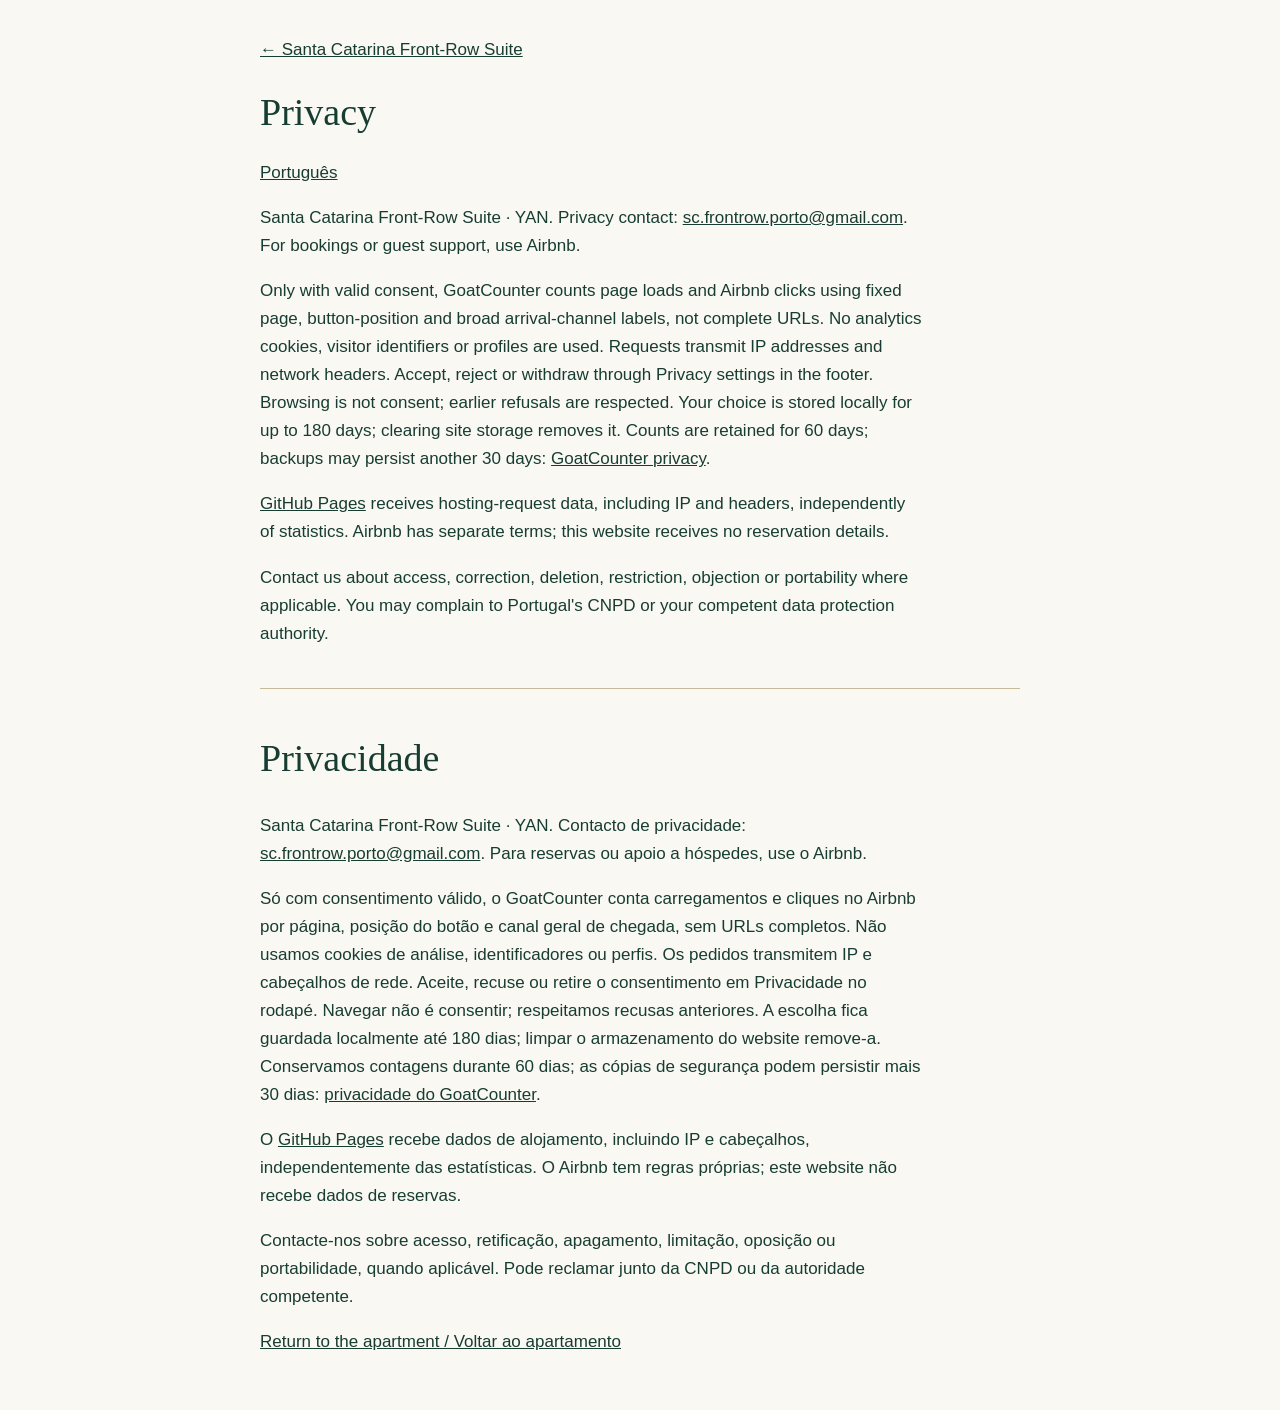
<file: privacy.html>
<!DOCTYPE html>
<html lang="en"><head><meta charset="utf-8"/><meta content="width=device-width, initial-scale=1" name="viewport"/><meta content="noindex" name="robots"/><title>Privacy | Santa Catarina Front-Row Suite</title><style>body{font:17px/1.65 Arial,sans-serif;color:#173d33;background:#faf8f2;margin:0}main{max-width:760px;margin:auto;padding:36px 22px}h1{font:38px Georgia,serif}h2{font-size:23px;margin-top:30px}a{color:#173d33}section{border-top:1px solid #c6ba9a;margin-top:40px;padding-top:16px}p,li{max-width:70ch}</style></head><body><main><a href="/">← Santa Catarina Front-Row Suite</a><h1>Privacy</h1><p><a href="#pt">Português</a></p>
<p>Santa Catarina Front-Row Suite · YAN. Privacy contact: <a href="mailto:sc.frontrow.porto@gmail.com">sc.frontrow.porto@gmail.com</a>. For bookings or guest support, use Airbnb.</p>
<p>Only with valid consent, GoatCounter counts page loads and Airbnb clicks using fixed page, button-position and broad arrival-channel labels, not complete URLs. No analytics cookies, visitor identifiers or profiles are used. Requests transmit IP addresses and network headers. Accept, reject or withdraw through Privacy settings in the footer. Browsing is not consent; earlier refusals are respected. Your choice is stored locally for up to 180 days; clearing site storage removes it. Counts are retained for 60 days; backups may persist another 30 days: <a href="https://www.goatcounter.com/privacy" rel="noopener">GoatCounter privacy</a>.</p>
<p><a href="https://docs.github.com/en/site-policy/privacy-policies/github-general-privacy-statement" rel="noopener">GitHub Pages</a> receives hosting-request data, including IP and headers, independently of statistics. Airbnb has separate terms; this website receives no reservation details.</p>
<p>Contact us about access, correction, deletion, restriction, objection or portability where applicable. You may complain to Portugal's CNPD or your competent data protection authority.</p>
<section id="pt" lang="pt"><h1>Privacidade</h1>
<p>Santa Catarina Front-Row Suite · YAN. Contacto de privacidade: <a href="mailto:sc.frontrow.porto@gmail.com">sc.frontrow.porto@gmail.com</a>. Para reservas ou apoio a hóspedes, use o Airbnb.</p>
<p>Só com consentimento válido, o GoatCounter conta carregamentos e cliques no Airbnb por página, posição do botão e canal geral de chegada, sem URLs completos. Não usamos cookies de análise, identificadores ou perfis. Os pedidos transmitem IP e cabeçalhos de rede. Aceite, recuse ou retire o consentimento em Privacidade no rodapé. Navegar não é consentir; respeitamos recusas anteriores. A escolha fica guardada localmente até 180 dias; limpar o armazenamento do website remove-a. Conservamos contagens durante 60 dias; as cópias de segurança podem persistir mais 30 dias: <a href="https://www.goatcounter.com/privacy" rel="noopener">privacidade do GoatCounter</a>.</p>
<p>O <a href="https://docs.github.com/en/site-policy/privacy-policies/github-general-privacy-statement" rel="noopener">GitHub Pages</a> recebe dados de alojamento, incluindo IP e cabeçalhos, independentemente das estatísticas. O Airbnb tem regras próprias; este website não recebe dados de reservas.</p>
<p>Contacte-nos sobre acesso, retificação, apagamento, limitação, oposição ou portabilidade, quando aplicável. Pode reclamar junto da CNPD ou da autoridade competente.</p></section><p><a href="/">Return to the apartment / Voltar ao apartamento</a></p></main></body></html>
</file>
<file: assets/common.css>
*{box-sizing:border-box}html{scroll-behavior:smooth;scroll-padding-top:100px}body{margin:0;font:16px/1.6 Arial,Helvetica,sans-serif;background:var(--bg);color:var(--ink);--bg:#f5f1e9;--ink:#292c28;--mut:#5c6058;--accent:#36483e;--line:#d8d8ce;--paper:#fffdf8}h1,h2,p,figure{margin:0}h1,h2{font-family:Georgia,'Times New Roman',serif;font-weight:400;line-height:1.03;letter-spacing:-.045em}h1{font-size:clamp(45px,6.8vw,108px)}h2{font-size:clamp(34px,4.4vw,68px)}a{color:inherit;text-underline-offset:5px}button{font:inherit;color:inherit;cursor:pointer}button,a{-webkit-tap-highlight-color:transparent}a:focus-visible,button:focus-visible,summary:focus-visible{outline:3px solid #bf641e;outline-offset:5px}button:disabled{cursor:default}img{display:block;width:100%;height:auto}picture{display:block}button img{transition:transform .6s ease}button:hover img{transform:scale(1.025)}.skip{position:absolute;left:10px;top:-200px;z-index:99;background:white;color:#222;padding:12px}.skip:focus{top:10px}.site-header{height:96px;display:flex;align-items:center;justify-content:space-between;gap:20px;padding:0 5vw;border-bottom:1px solid var(--line);position:relative;z-index:3}.brand{display:flex;align-items:center;gap:13px;text-decoration:none;font:15px/1.2 Georgia,serif;letter-spacing:.01em}.brand b{font-weight:400;font-size:20px}.window-mark{display:flex;gap:4px;height:34px}.window-mark i{display:block;width:9px;border:1px solid currentColor;border-radius:6px 6px 0 0;position:relative}.window-mark i:after{content:'';position:absolute;top:48%;left:0;right:0;border-top:1px solid currentColor}.top-links{display:flex;gap:25px;font-size:12px}.top-links a{text-decoration:none}.cta{display:inline-flex;align-items:center;justify-content:space-between;gap:20px;min-height:52px;padding:15px 24px;background:var(--accent);color:white;text-decoration:none;font-size:13px;line-height:1.35;border-radius:2px;font-weight:600;transition:background .2s,transform .2s}.cta:hover{transform:translateY(-2px);filter:brightness(1.1)}.cta span{font-size:20px}.header-book{min-height:44px;padding:11px 17px;font-size:11px}.languages{display:flex;justify-content:flex-end;gap:4px;padding:8px 5vw;font-size:10px}.languages a{min-width:32px;min-height:32px;padding:6px;text-align:center;text-decoration:none}.languages [aria-current=page]{border-bottom:1px solid currentColor;font-weight:700}.eyebrow{font-size:10px;letter-spacing:.22em;text-transform:uppercase;margin-bottom:24px}.hero-lede{font-size:15px;line-height:1.65;max-width:55ch;margin-top:25px;color:var(--mut)}.hero-facts{font-size:12px;margin:22px 0}.booking-note{font-size:10px;margin-top:10px;color:var(--mut)}.hero .cta{margin-top:4px}.trust{display:flex;justify-content:center;align-items:center;flex-wrap:wrap;gap:14px 45px;padding:24px 5vw;font-size:11px;border-bottom:1px solid var(--line)}.trust a{text-decoration:none}.trust span{letter-spacing:.03em}.section{margin:0 auto;padding:100px 6vw;max-width:1600px}.section-intro p:not(.eyebrow){margin-top:25px;max-width:55ch;color:var(--mut);font-size:15px}.story{display:grid;grid-template-columns:1fr 1fr;gap:65px;align-items:center}.story-image picture{overflow:hidden}.story-image img{aspect-ratio:1/1;object-fit:cover}.amenities{grid-column:1/-1}.cols{display:grid;grid-template-columns:repeat(4,minmax(0,1fr));gap:30px}.card{border-top:1px solid var(--line);padding-top:22px}.card h3{font-size:10px;letter-spacing:.16em;margin:0 0 15px;color:var(--accent)}ul{padding:0;margin:0;list-style:none}li{font-size:13px;padding:4px 0}.section-heading{margin-bottom:40px}.photo-grid{display:grid;grid-template-columns:repeat(3,minmax(0,1fr));gap:15px}.gallery-tile{position:relative;display:block;min-width:0;border:0;padding:0;background:none;overflow:hidden;text-align:left}.gallery-tile img{aspect-ratio:16/10;object-fit:cover}.gallery-tile span{position:absolute;bottom:12px;right:12px;border-radius:20px;background:rgba(20,25,20,.8);color:white;padding:4px 10px;font-size:10px}.gallery-tile:first-child{grid-column:span 2;grid-row:span 2}.gallery-tile:first-child img{aspect-ratio:16/10;height:100%;object-fit:cover}.location{display:grid;grid-template-columns:1fr 1fr;gap:60px;align-items:center}.location-visual img{aspect-ratio:4/5;object-fit:cover}.near{margin-top:30px}.near p{border-bottom:1px solid var(--line);padding:15px 0;font-size:13px}.near a{font-weight:600}.near .muted{font-size:11px;color:var(--mut);border:0}.questions h2{margin-bottom:35px}.faq{display:grid;grid-template-columns:1fr 1fr;gap:12px;align-items:start}.faq details{border-bottom:1px solid var(--line)}summary{cursor:pointer;padding:20px 8px;font-size:14px;font-weight:500}.faq p{font-size:13px;color:var(--mut);padding:0 8px 24px}.closing{text-align:center;padding:90px 6vw;background:var(--accent);color:#fff}.closing h2{max-width:20ch;margin:0 auto 22px}.closing p:not(.eyebrow){font-size:13px}.closing .cta{margin-top:30px;background:var(--paper);color:#252c28}footer{padding:35px 6vw;font-size:11px;color:var(--mut);border-top:1px solid var(--line)}footer p+p{margin-top:12px}.mobile-book{display:none}.lightbox{width:min(1200px,96vw);max-width:96vw;height:auto;max-height:96dvh;padding:15px;border:1px solid #888;background:#151916;color:white;overflow:auto}.lightbox::backdrop{background:rgba(0,0,0,.9)}.lightbox-bar,.lightbox-bottom{display:flex;align-items:center;justify-content:space-between;gap:20px}.lightbox-bar{padding-bottom:10px;font-size:12px}.lightbox button{border:1px solid #69756b;background:transparent;color:white;width:45px;height:45px;font-size:23px}.lightbox-img{max-height:72dvh;object-fit:contain}.lightbox-bottom{padding-top:10px}.photo-caption{font-size:12px;text-align:center}.photo-grid button{scroll-margin-top:100px}.reveal{transition:transform .8s ease,filter .8s ease}.reveal.in-view{animation:settle .8s both}@keyframes settle{from{transform:translateY(18px)}to{transform:translateY(0)}}.stage{position:relative}.expand-photo{position:absolute;bottom:20px;right:20px;border:1px solid white;background:rgba(15,30,26,.8);color:white;font-size:26px;width:48px;height:48px}.stage-count{position:absolute;bottom:24px;left:25px;color:white;background:#18372ce8;padding:5px 12px;font-size:12px}.space-tabs{display:flex;gap:8px;margin-top:12px;overflow:auto;padding-bottom:5px}.space-tab{flex:1;min-width:70px;border:1px solid var(--line);padding:4px;background:transparent}.space-tab img{height:62px;object-fit:cover}.space-tab[aria-selected=true]{border:2px solid var(--accent)}.scroll-cue{display:inline-block;font-size:11px;letter-spacing:.12em;text-decoration:none}.photo-section{background:var(--paper)}
@media(max-width:1050px){.top-links{display:none}.site-header{padding:0 24px}.cols{grid-template-columns:1fr 1fr}.section{padding:70px 5vw}.story,.location{gap:35px}}
@media(max-width:760px){html{scroll-padding-top:25px}body{padding-bottom:88px}.site-header{height:78px;padding:0 20px}.brand{font-size:12px}.brand b{font-size:17px}.window-mark{height:29px}.header-book{font-size:10px;padding:9px;gap:8px;max-width:155px}.languages{justify-content:center;padding:7px 10px}.hero-lede{font-size:14px}.hero-facts{font-size:11px;line-height:1.8}.trust{gap:12px;font-size:10px;text-align:center;padding:22px}.section{padding:60px 22px}.story,.location{grid-template-columns:1fr;gap:30px}.story-image img{aspect-ratio:4/3}.cols{gap:22px 18px}.card li{font-size:12px}.photo-grid{grid-template-columns:1fr 1fr;gap:10px}.gallery-tile:first-child{grid-column:span 2;grid-row:auto}.gallery-tile img{aspect-ratio:4/3}.location-visual img{aspect-ratio:4/3}.faq{grid-template-columns:1fr}.closing{padding:65px 22px}.closing h2{font-size:42px}.mobile-book{display:flex;position:fixed;left:0;bottom:0;right:0;z-index:15;padding:12px 16px calc(12px + env(safe-area-inset-bottom));background:var(--paper);color:#282d28;box-shadow:0 -4px 25px #0001;justify-content:space-between;align-items:center;gap:12px}.mobile-book>span{font:11px/1.4 Georgia,serif;min-width:87px}.mobile-book b{font-weight:400}.mobile-book .cta{min-height:48px;font-size:11px;padding:12px 15px;gap:12px;max-width:67%}footer{padding:28px 22px}.lightbox{padding:9px}.lightbox-img{max-height:65dvh}.photo-caption{font-size:10px}.eyebrow{font-size:9px}.space-tab img{height:48px}}
@media(prefers-reduced-motion:reduce){html{scroll-behavior:auto}*,*:before,*:after{animation:none!important;transition:none!important;transform:none!important}}
.mobile-book .bar-mark{min-width:0;width:44px;height:18px;flex:none}
.mobile-book>.bar-mark+span{margin-right:auto}
</file>
<file: assets/theme.css>
body{--bg:#f6f1e7;--paper:#f6f1e7;--ink:#214735;--accent:#214735;--mut:#576254;--line:#d5d0c2;background:var(--bg);color:var(--ink)}
.site-header{height:82px;padding:0 4vw;background:var(--bg);position:relative;border:0}.brand{font-size:13px}.brand b{font-size:20px}.window-mark{display:block;width:80px;height:36px;color:var(--ink)}.window-mark svg{width:100%;height:100%;display:block}.top-links{font-size:11px;gap:28px}.top-links a{position:relative;padding:7px 0}.top-links a:after{content:'';position:absolute;bottom:0;left:0;width:0;height:1px;background:currentColor;transition:width .35s}.top-links a:hover:after{width:100%}.cta{border-radius:0;min-height:52px;letter-spacing:.01em;font-weight:400;background:var(--accent);color:#fffaf0;transition:transform .25s,box-shadow .25s}.cta:hover{box-shadow:0 8px 20px #21473520;transform:translateY(-2px)}.header-book{min-height:42px;font-size:11px}.languages{position:relative;top:auto;background:var(--bg);color:var(--ink);padding:0 4vw 4px;border-bottom:1px solid var(--line)}.languages a{font-size:10px;min-width:30px;min-height:28px;padding:4px}
.cinematic{position:relative;display:block;background:var(--bg);height:auto;min-height:0;max-height:none;padding:0 3vw 0;overflow:visible}.cinematic:after{content:none}.hero-copy{display:grid;grid-template-columns:1.4fr 1fr;gap:8vw;padding:37px 1vw 30px;margin:0;width:100%;max-width:none;position:relative;background:none;border:0;box-shadow:none}.hero-introduction .eyebrow{margin-bottom:15px;color:#6c624b;font-size:9px;letter-spacing:.22em}.cinematic h1{font-size:clamp(58px,6.3vw,108px);max-width:14ch;line-height:.96;letter-spacing:-.055em;margin:0;color:var(--ink);animation:none}.headline-part{display:block}.hero-summary{max-width:430px;padding-top:5px}.hero-lede{margin:0;font-size:13px;line-height:1.65;color:var(--mut);max-width:48ch}.hero-facts{font-size:11px;margin:12px 0 8px}.rating{display:block;font-size:11px;text-decoration:none;margin-bottom:12px}.cinematic .cta{margin:0;min-height:51px;font-size:12px;min-width:290px}.booking-note{font-size:9px;margin-top:8px;line-height:1.4}.hero-media{position:relative;overflow:hidden;background:#e4dccb;isolation:isolate}.cinematic .hero-photo{position:relative;inset:auto;width:100%;height:auto;transform-origin:55% 32%;display:block;will-change:transform}.cinematic .hero-photo img{width:100%;height:auto;aspect-ratio:16/8.2;object-fit:cover;object-position:center 38%;filter:none;transform:none}.hero-gallery,.scroll-cue{position:absolute;bottom:22px;z-index:2;background:#f6f1e7ed;color:var(--ink);border:1px solid #f6f1e7;padding:13px 20px;font:11px/1.4 Arial,sans-serif;letter-spacing:.04em;text-decoration:none;backdrop-filter:blur(8px)}.hero-gallery{right:22px;top:auto}.scroll-cue{left:22px;right:auto;writing-mode:initial}.hero-media:after{content:'';position:absolute;inset:14px;border:1px solid #fff6;pointer-events:none;z-index:1}
.section{max-width:1560px;padding:100px 6vw;background:var(--bg);color:var(--ink);border-bottom:1px solid var(--line)}.section .eyebrow{font-size:9px;letter-spacing:.22em;color:#746348}.space-experience{display:block;position:relative}.space-experience>div:first-child{display:grid;grid-template-columns:1.2fr 1fr;gap:10vw;align-items:end;margin-bottom:34px}.section-heading{margin:0}.space-experience h2{max-width:none;font-size:clamp(46px,5.8vw,84px);line-height:1.04}.space-caption{font-size:13px;line-height:1.6;color:var(--mut);max-width:44ch;min-height:3.2em;margin:0 0 5px}.explorer{position:relative;display:grid;grid-template-columns:1fr 100px;gap:20px;align-items:stretch}.stage{position:relative;overflow:hidden;background:#e6decf;border:0}.stage picture{height:100%}.stage img{aspect-ratio:16/8.6;object-fit:cover;height:100%;width:100%}.stage-count{position:absolute;bottom:20px;left:22px;color:#fff9ed;background:#214735;padding:7px 14px;font-size:11px;letter-spacing:.12em}.expand-photo{bottom:20px;right:22px;width:45px;height:45px;background:#214735;border:1px solid #fff7;color:#fff9ed}.space-tabs{flex-direction:column;gap:10px;margin:0;overflow:visible;padding:0}.space-tab{position:relative;min-height:0;min-width:0;flex:1;padding:0;border:0;outline:1px solid #bcbba8;outline-offset:3px;opacity:.58;transition:opacity .25s,transform .25s}.space-tab:after{content:attr(data-number);position:absolute;bottom:3px;left:5px;background:#f6f1e7;color:#214735;font:9px Arial;padding:2px 5px}.space-tab img{width:100%;height:100%;max-height:70px;object-fit:cover}.space-tab[aria-selected=true]{opacity:1;outline:2px solid #214735;border:0;transform:translateX(-5px)}.gallery-summary{padding:20px 0;font-size:12px;border-bottom:1px solid var(--line);margin-top:22px}.gallery-archive[open] .photo-grid{padding-top:25px}.gallery-tile{border-radius:0}.gallery-tile img{transition:transform .7s}.gallery-tile:hover img{transform:scale(1.04)}
.story{gap:7vw}.story .section-intro h2{max-width:14ch;font-size:clamp(44px,5.2vw,76px)}.story-image{position:relative}.story-image:before{content:'';position:absolute;inset:-8px;border:1px solid #aeb79c;z-index:0}.story-image picture{position:relative;overflow:hidden}.story-image img{border-radius:0;aspect-ratio:4/5;object-fit:cover;object-position:45%}.story .section-intro p:not(.eyebrow){font-size:14px;line-height:1.9}.amenities{margin-top:20px}.cols{gap:25px}.card{padding-top:20px}.card h3{color:#6c5a3c;font-weight:400}.card li{font-size:12px;line-height:1.8}.location{background:var(--bg);gap:7vw}.location-visual{position:relative;overflow:hidden}.location-visual img{aspect-ratio:4/5;object-fit:cover;object-position:center}.location h2{max-width:12ch}.near p{font-size:12px;padding:15px 0;line-height:1.9}.near a{font-weight:400}.near .muted{font-size:10px}.questions h2{font-size:clamp(42px,5vw,72px);margin-bottom:40px}.faq{gap:0 50px}.faq summary{padding:23px 0;font-size:14px}.faq p{padding:0 0 25px;font-size:13px;line-height:1.9}.closing{padding:95px 6vw 105px;background:var(--bg);color:var(--ink);border-bottom:1px solid var(--line);position:relative}.closing:before{content:'';display:block;background:var(--ink);width:35px;height:1px;margin:0 auto 35px}.closing .eyebrow{color:#6c5a3c}.closing h2{font-size:clamp(52px,7vw,100px);max-width:15ch}.closing .cta{background:var(--ink);color:#fff9ed}.closing p:not(.eyebrow){color:var(--mut)}footer{background:var(--bg);font-size:10px;border:0}.mobile-book{background:#f6f1e7;color:#214735;border-top:1px solid #ccc9bb;box-shadow:0 -3px 20px #2147350a}.mobile-book .cta{background:#214735;color:#fff9ed}.lightbox{background:#f6f1e7;color:#214735;border:0;padding:16px;max-height:94dvh;box-shadow:0 20px 90px #0005}.lightbox::backdrop{background:#14281bea;backdrop-filter:blur(10px)}.lightbox button{background:#214735;color:#fff9ed;border:0}.lightbox-img{max-height:73dvh;object-fit:contain}.lightbox-bottom{align-items:center}.photo-caption{font-size:11px}.lightbox-bar{font-size:10px;letter-spacing:.12em}.reveal{transition:none}.reveal.in-view{animation:none}
.js-motion .headline-part{animation:type-rise 1.1s cubic-bezier(.16,.8,.25,1) both;animation-delay:calc(.1s + var(--step)*.16s)}.js-motion .hero-media{animation:photo-arrival 1.2s cubic-bezier(.2,.7,.2,1) both}.js-motion .hero-summary{animation:summary-in 1s .28s both}.js-motion .reveal.in-view{animation:section-arrival 1s cubic-bezier(.16,.8,.25,1) both}.lightbox[open]{animation:gallery-arrival .4s cubic-bezier(.2,.8,.2,1) both}.lightbox[open]::backdrop{animation:veil .4s both}@keyframes type-rise{from{opacity:0;transform:translateY(36px) rotate(-1.5deg)}to{opacity:1;transform:none}}@keyframes photo-arrival{from{clip-path:inset(0 3% 0 3%);opacity:.6}to{clip-path:inset(0);opacity:1}}@keyframes summary-in{from{opacity:.4;transform:translateY(20px)}to{opacity:1;transform:none}}@keyframes section-arrival{from{opacity:.3;transform:translateY(45px)}to{opacity:1;transform:none}}@keyframes gallery-arrival{from{opacity:0;transform:translateY(25px) scale(.97)}to{opacity:1;transform:none}}@keyframes veil{from{opacity:0}to{opacity:1}}
:lang(ja){font-family:'Noto Sans JP',sans-serif}:lang(ko){font-family:'Noto Sans KR',sans-serif}:lang(zh){font-family:'Noto Sans SC',sans-serif}html:lang(ja) h1,html:lang(ja) h2{font-family:'Noto Sans JP',sans-serif;letter-spacing:-.04em;line-height:1.25}html:lang(ko) h1,html:lang(ko) h2{font-family:'Noto Sans KR',sans-serif;letter-spacing:-.045em;line-height:1.2;word-break:keep-all}html:lang(zh) h1,html:lang(zh) h2{font-family:'Noto Sans SC',sans-serif;line-height:1.25;letter-spacing:-.04em}html:lang(ja) .cinematic h1,html:lang(ko) .cinematic h1,html:lang(zh) .cinematic h1{font-size:clamp(40px,4.5vw,74px)}
@media(min-width:761px) and (max-height:800px){.hero-copy{padding-top:25px;padding-bottom:25px}.cinematic h1{font-size:clamp(57px,6vw,88px)}.hero-summary{padding-top:0}.site-header{height:72px}.cinematic .hero-photo img{aspect-ratio:16/8.2}.hero-introduction .eyebrow{margin-bottom:13px}}
@media(max-width:1050px){.hero-copy{gap:4vw;grid-template-columns:1.1fr 1fr}.cinematic h1{font-size:7vw}.hero-summary{max-width:none}.site-header{padding:0 24px}.window-mark{width:68px}.section{padding:75px 5vw}.explorer{grid-template-columns:1fr 75px;gap:13px}.space-tab img{max-height:56px}}
@media(max-width:760px){html{scroll-padding-top:18px}.site-header{height:69px;padding:0 17px}.brand{font-size:10px;gap:8px}.brand b{font-size:15px}.window-mark{width:58px;height:29px}.header-book{display:none}.languages{justify-content:flex-start;padding:0 12px 3px;gap:5px}.languages a{min-width:28px;min-height:28px;padding:4px 6px}.cinematic{padding:0 12px;display:flex;flex-direction:column}.hero-copy{display:contents}.hero-introduction{order:0;padding:25px 7px 20px}.hero-introduction .eyebrow{font-size:8px;margin-bottom:13px}.cinematic h1{font-size:clamp(39px,12.2vw,64px);max-width:15ch;line-height:1.01}.headline-part{display:block}.hero-media{order:1;overflow:hidden;margin:0}.cinematic .hero-photo{position:relative;order:initial}.cinematic .hero-photo img{height:auto;aspect-ratio:16/9;object-fit:contain;object-position:center}.hero-media:after{inset:7px}.hero-gallery{bottom:10px;right:10px;padding:7px 10px;font-size:9px}.scroll-cue{display:none}.hero-summary{order:2;padding:20px 7px 27px;max-width:none}.hero-lede{font-size:12px;line-height:1.65}.hero-facts{font-size:10px;margin:10px 0 7px}.rating{font-size:10px;margin-bottom:10px}.cinematic .cta{width:100%;min-width:0;min-height:49px;font-size:12px}.booking-note{font-size:9px;margin-top:8px}.section{padding:58px 22px}.space-experience>div:first-child{display:block;margin-bottom:22px}.space-experience h2{font-size:42px}.space-caption{font-size:12px;margin-top:20px;min-height:3.2em;max-width:40ch}.explorer{display:block}.stage img{aspect-ratio:16/10;object-fit:contain}.stage-count{bottom:12px;left:12px;font-size:10px;padding:5px 9px}.expand-photo{bottom:12px;right:12px;width:38px;height:38px;font-size:21px}.space-tabs{flex-direction:row;gap:9px;margin-top:16px;padding:4px;overflow:auto}.space-tab{flex:none;width:66px;height:48px;min-width:0}.space-tab img{height:100%;max-height:none}.space-tab[aria-selected=true]{transform:translateY(-3px)}.gallery-summary{font-size:11px}.story{gap:36px}.story .section-intro h2{font-size:44px;max-width:15ch}.story .section-intro p:not(.eyebrow){font-size:13px}.story-image{margin-left:10px}.story-image img{aspect-ratio:4/3;object-fit:contain}.cols{gap:25px 18px}.card li{font-size:11px}.location{gap:30px}.location-visual img{aspect-ratio:4/3}.location h2{font-size:44px;max-width:13ch}.questions h2{font-size:42px}.faq summary{font-size:13px;line-height:1.6}.faq p{font-size:12px}.closing{padding:65px 22px 70px}.closing h2{font-size:50px}.closing p:not(.eyebrow){font-size:12px}.mobile-book{padding:10px 13px calc(10px + env(safe-area-inset-bottom));gap:10px}.mobile-book>span{font-size:10px;min-width:78px}.mobile-book .cta{font-size:10px;min-height:47px;max-width:68%;gap:8px;padding:11px 14px}body{padding-bottom:var(--booking-height,80px)}footer{padding:28px 22px 36px}.lightbox{padding:10px;max-height:92dvh}.lightbox-img{max-height:66dvh}.lightbox button{width:41px;height:41px}.photo-caption{font-size:10px}.lightbox-bottom{gap:10px}.section .eyebrow{margin-bottom:17px}html:lang(ja) .cinematic h1,html:lang(ko) .cinematic h1,html:lang(zh) .cinematic h1{font-size:clamp(30px,8.8vw,43px)}html:lang(ja) h2,html:lang(ko) h2,html:lang(zh) h2{font-size:34px}html:lang(fr) .cinematic h1{font-size:10.5vw}}
@media(prefers-reduced-motion:reduce){html{scroll-behavior:auto}*,*:before,*:after{animation:none!important;transition:none!important;transform:none!important;scroll-behavior:auto!important}.cinematic .hero-photo{will-change:auto}}

body:not(.js-ready) .hero-gallery,body:not(.js-ready) .expand-photo,body:not(.js-ready) .stage-count{display:none}
@media(max-width:360px){.hero-introduction{padding-top:20px;padding-bottom:15px}.hero-summary{padding-top:16px}.hero-facts{margin-top:8px}}
body{--bg:#F5F1E9;--paper:#FFFDF8;--accent:#214735;--ink:#214735;--line:#d8d1c4;background:var(--bg)}
.site-header,.languages,.cinematic,.section,.closing,footer{background:var(--bg)}
.brand{font-size:14px}.brand b{font-size:22px}.window-mark{width:88px;height:40px}
.eyebrow,.section .eyebrow{color:#78613a}.card{border-top:1px solid #A98A52;background:var(--paper);padding:22px}.card h3{color:#214735}
.hero-media:after{display:none}.hero-media .hero-photo,.hero-media img{animation:none!important;transform:none!important;translate:none!important;scale:none!important;filter:none!important}
.window-reveal{position:absolute;inset:0;z-index:3;display:grid;grid-template-columns:repeat(3,1fr);pointer-events:none;overflow:hidden}
.window-reveal i{display:block;position:relative;background:rgba(255,253,248,.85);box-shadow:inset 0 0 0 6px #fffdf8,inset 0 0 0 7px #d8d1c4;will-change:transform}
.window-reveal i:before{content:'';position:absolute;inset:9% 10%;border:1px solid #d8d1c4;background:linear-gradient(to bottom,transparent 27%,#d8d1c4 27%,#d8d1c4 calc(27% + 1px),transparent calc(27% + 1px))}
.window-reveal i:after{content:'';position:absolute;left:50%;top:31%;bottom:9%;border-left:1px solid #d8d1c4}
.dim-layer,.light-bloom{position:absolute;inset:0;pointer-events:none;z-index:2}.dim-layer{background:#263129}.light-bloom{background:linear-gradient(180deg,#fffdf8,transparent);z-index:4}
.hero-gallery,.scroll-cue{z-index:6}.space-tab,.lightbox button,.expand-photo,.stage-count{background:#353b37;color:#fffdf8}.space-tab[aria-selected=true]{outline-color:#353b37}
.ceramic-strip{grid-column:1/-1;height:26px;margin:5px 0 0;background-image:url('ceramic-tile-motif.svg');background-repeat:repeat-x;background-size:auto 26px;opacity:1;overflow:hidden}
.mobile-book{background:#FFFDF8;padding-bottom:calc(10px + env(safe-area-inset-bottom));height:auto}body{padding-bottom:var(--booking-height,0px)}
.js-motion .headline-part,.js-motion .hero-media,.js-motion .hero-summary,.js-motion .reveal.in-view{animation:none}
.space-tab{min-height:44px}.hero-gallery{min-height:44px}.expand-photo,.lightbox button{min-width:44px;min-height:44px}
@media(max-width:760px){.brand{font-size:12px}.brand b{font-size:18px}.window-mark{width:66px;height:34px}.site-header{height:72px}.languages{gap:1px;justify-content:space-between}.languages a{min-width:40px;min-height:44px;padding:12px 6px}.cols{gap:16px}.hero-introduction{padding-top:16px;padding-bottom:14px}.hero-summary{padding-top:14px}.hero-facts{font-size:11px;line-height:1.6}.cinematic .hero-photo img{aspect-ratio:16/9;object-fit:contain}.ceramic-strip{margin:0;height:22px;background-size:auto 22px}}
@media(prefers-reduced-motion:reduce){.window-reveal,.dim-layer,.light-bloom{display:none}}

/* Final mobile spacing refinement; window behavior and desktop remain unchanged. */
@media(max-width:760px){
 .section{padding-top:42px;padding-bottom:42px}
 .hero-summary{padding-bottom:20px}
 .space-experience>div:first-child{margin-bottom:17px}
 .space-caption{margin-top:15px;min-height:0}
 .story{gap:27px}.location{gap:24px}
 .section-intro p:not(.eyebrow){margin-top:19px}
 .story .section-intro p:not(.eyebrow){line-height:1.75}
 .amenities{margin-top:15px}
 .card{padding:16px 20px}.card h3{margin-bottom:12px}
 .card li{padding-top:3px;padding-bottom:3px;line-height:1.65}
 .near{margin-top:23px}.near p{padding-top:12px;padding-bottom:12px}
 .questions h2{margin-bottom:30px}
 .faq summary{padding-top:18px;padding-bottom:18px}
 .faq p{padding-bottom:19px;line-height:1.75}
 .closing{padding-top:48px;padding-bottom:52px}
 .closing:before{margin-bottom:27px}
}

/* Owner-approved design layer - 2026-10-24 */
/* 1. Four window cards: logo-geometry frames, traced tile emblem, brass titles */
.card{position:relative;border:3px solid #214735;outline:2px solid #214735;outline-offset:-10px;background:var(--paper);padding:26px 22px 24px}
.card::after{content:'';position:absolute;left:-14px;right:-14px;bottom:-3px;height:3px;background:#214735}
.card h3{color:#A98A52;text-align:center;font-family:Georgia,'Times New Roman',serif;font-size:20px;font-weight:700;letter-spacing:.02em;margin:0 0 16px;padding-bottom:16px;border-bottom:2px solid #214735}
.card h3::before{content:'';display:block;width:56px;height:56px;margin:0 auto 12px;background:url('tile-emblem.svg') center/contain no-repeat}
.card li{color:#292c28;font-size:11px;line-height:1.55;padding:3px 0}
.card ul{display:grid;grid-template-columns:1fr 1fr;gap:2px 26px;position:relative}
.card ul::before{content:'';position:absolute;left:50%;top:-18px;bottom:0;width:2px;background:#214735;transform:translateX(-1px)}
@media(max-width:760px){.card h3{font-size:18px}}
/* 2. Desktop hero: the window owns the whole first screen; intro overlaid on it */
@media(min-width:761px){
 .cinematic{min-height:100svh;display:flex;flex-direction:column;position:relative;padding:0}
 .hero-media{position:absolute;inset:0;z-index:0}
 .cinematic .hero-photo{position:absolute;inset:0;width:100%;height:100%}
 .cinematic .hero-photo img{width:100%;height:100%;aspect-ratio:auto;object-fit:cover;object-position:center 38%}
 .hero-copy{position:relative;z-index:2;flex:0 0 auto;padding:48px 5vw 44px}
 .hero-copy::before{content:'';position:absolute;inset:0 0 -16vh;background:linear-gradient(180deg,rgba(245,241,233,.97) 0%,rgba(245,241,233,.93) 52%,rgba(245,241,233,0) 100%);z-index:-1;pointer-events:none}
}
/* 5. Mobile: sticky bottom booking bar appears only after the hero - one primary CTA on entry */
@media(max-width:760px){
 .mobile-book{transform:translateY(115%);transition:transform .35s ease}
 body.past-hero .mobile-book{transform:none}
}
/* 3. No duplicate booking CTA on desktop above the fold: header CTA appears after scrolling past the hero */
@media(min-width:761px){
 .header-book{opacity:0;pointer-events:none;transition:opacity .3s ease}
 body.past-hero .header-book{opacity:1;pointer-events:auto}
}
/* 4. Copyright line */
.rights{margin-top:14px;font-size:10px;color:var(--mut);letter-spacing:.04em}

/* 7. User 23:34-23:35: tighter location->questions gap; phone cards 2-up compact */
.location{padding-bottom:34px}
.questions{padding-top:34px}
@media(max-width:760px){
 .location{padding-bottom:22px}
 .questions{padding-top:22px}
 .cols{grid-template-columns:1fr 1fr;gap:14px}
 .card{padding:16px 14px 15px;border-width:2px;outline-width:1px;outline-offset:-6px}
 .card::after{left:-10px;right:-10px;bottom:-2px;height:2px}
 .card h3{font-size:15px;margin-bottom:10px;padding-bottom:10px;border-bottom-width:2px}
 .card h3::before{width:38px;height:38px;margin-bottom:8px}
 .card ul{display:block}
 .card ul::before{content:none}
 .card li{font-size:11.5px;line-height:1.5;padding:2.5px 0}
}

/* 8. User 2026-10-25: restore row dots on info cards (live-site spec: 5px round, green, 75% opacity) */
.card li{display:flex;align-items:baseline;gap:10px}
.card li::before{content:'';flex:none;width:5px;height:5px;border-radius:50%;background:#214735;opacity:.75;transform:translateY(-.12em)}
/* 9. Gallery->story gap: tile strip inserted, paddings trimmed so total height does not grow */
#spaces{padding-bottom:60px}
#apartment{padding-top:60px}
@media(max-width:760px){
 #spaces{padding-bottom:22px}
 #apartment{padding-top:22px}
}
/* 10. Mobile story photo: hug the photo, even frame, no sideways overflow, no internal gap */
@media(max-width:760px){
 .story-image{margin-left:0}
 .story-image:before{inset:-8px}
 .story-image img{aspect-ratio:auto;object-fit:contain}
}

/* 2026-10-25 desktop polish + readability pass (owner-approved adjustments) */
@media(min-width:761px){
.site-header{position:sticky;top:0;z-index:20}
main>.ceramic-strip{width:calc(min(1600px,100%) - 12vw);margin-left:auto;margin-right:auto}
.ceramic-strip{height:38px;background-size:auto 38px;background-position:center;background-image:url('ceramic-tile-motif-vector.svg')}
.story .section-intro p:not(.eyebrow){font-size:16px;line-height:1.75}
.hero-lede{font-size:15px;line-height:1.6}
.hero-facts{font-size:12px;line-height:1.7}
.booking-note{font-size:10px;line-height:1.5}
.card li{font-size:13px;line-height:1.6}
.space-caption{font-size:15px;line-height:1.6}
.gallery-summary{font-size:13.5px}
.near p,.near a{font-size:15px;line-height:1.75}
.near .muted{font-size:11px}
.faq summary{font-size:15.5px}
.faq p{font-size:15px;line-height:1.7}
.closing p:not(.eyebrow){font-size:15px;line-height:1.7}
footer p{font-size:11px;line-height:1.8}
.languages a{font-size:11px}
.photo-caption{font-size:12.5px}
.hero-summary .cta,.closing .cta{font-size:14px}
.header-book{font-size:12.5px}
.eyebrow{font-size:10px}
}
@media(max-width:760px){
.story .section-intro p:not(.eyebrow){font-size:14.5px;line-height:1.7}
.hero-lede{font-size:13.5px;line-height:1.6}
.hero-facts{font-size:12px;line-height:1.6}
.booking-note{font-size:10px}
.card li{font-size:12.5px;line-height:1.55}
.space-caption{font-size:13.5px;line-height:1.6}
.gallery-summary{font-size:12.5px}
.near p,.near a{font-size:14px;line-height:1.7}
.near .muted{font-size:11px}
.faq summary{font-size:14px}
.faq p{font-size:13.5px;line-height:1.65}
.closing p:not(.eyebrow){font-size:14px;line-height:1.65}
footer p{font-size:11px;line-height:1.8}
.languages a{font-size:11px}
.photo-caption{font-size:12px}
.eyebrow{font-size:10px}
}

/* 2026-10-25 desktop hero: text band above photo (mirrors approved mobile layout) so window light stays visible; reveal animation untouched */
@media(min-width:761px){
.cinematic{min-height:0;display:block;padding:0 3vw}
.cinematic .hero-media{position:relative;inset:auto;z-index:auto}
.cinematic .hero-photo{position:relative;inset:auto;width:100%;height:auto}
.cinematic .hero-photo img{width:100%;height:auto;aspect-ratio:16/9;object-fit:cover;object-position:center 32%}
.cinematic .hero-copy{display:grid;grid-template-columns:1.4fr 1fr;gap:8vw;padding:37px 1vw 30px;position:relative;z-index:2}
}

/* v15: desktop booking CTA always visible (user requirement 2026-10-25) */
@media(min-width:761px){.header-book{opacity:1;pointer-events:auto}}


/* Stability repair: static full original photograph, natural page flow. */
@media(min-width:761px){
html{scroll-padding-top:16px}
.site-header{position:relative;top:auto}
.cinematic{display:block;height:auto;min-height:0;max-height:none}
.cinematic .hero-copy{display:grid;grid-template-columns:1.4fr 1fr;position:relative;padding:28px 1vw;align-items:start}
.hero-copy::before{display:none}
.cinematic .hero-media{position:relative;inset:auto;height:auto;min-height:0;flex:none}
.cinematic .hero-photo{position:relative;inset:auto;height:auto;width:100%}
.cinematic .hero-photo img{display:block;width:100%;height:auto;max-height:none;aspect-ratio:auto;object-fit:contain}
.cinematic *{animation:none!important;transition:none!important}
.window-reveal,.dim-layer,.light-bloom{display:none}
.header-book{opacity:1;pointer-events:auto}
#spaces{scroll-margin-top:0;padding-top:24px}
#spaces .space-experience>div:first-child{margin-bottom:20px}
#spaces .stage{height:min(58vh,650px)}
#spaces .stage img{height:100%;width:100%;aspect-ratio:auto;object-fit:contain}
#spaces .space-tab img{max-height:55px}
html:lang(zh-CN) .cinematic h1{max-width:none;text-wrap:balance;line-break:strict}
html:lang(zh-CN) .headline-part{text-wrap:balance}
}
/* Desktop-only persistent booking action; the header stays in normal flow. */
.desktop-scroll-book{display:none}
@media(min-width:761px){
 .desktop-scroll-book:not([hidden]){display:inline-flex;position:fixed;bottom:20px;right:24px;z-index:20;box-shadow:0 3px 16px #21473526;max-width:calc(100vw - 48px)}
 body{padding-bottom:88px}
}

/* Use the existing green for readable small amenity headings. */
@media(max-width:760px){.card h3{color:#214735}}

@media(min-width:761px){
.cinematic{height:calc(100dvh - 114px);min-height:0!important;max-height:none;position:relative;padding:0 3vw 18px;box-sizing:border-box}
.cinematic .hero-media{height:100%;min-height:0;position:relative;inset:auto}
.cinematic .hero-photo{height:100%;width:100%;position:relative;inset:auto}
.cinematic .hero-photo img{width:100%;height:100%;aspect-ratio:auto;object-fit:contain;object-position:center}
.cinematic .hero-copy::before{display:none}
.cinematic .hero-copy{padding:0;gap:24px;margin:0;width:auto}
.cinematic h1{font-size:clamp(32px,3vw,54px);line-height:1.02;letter-spacing:-.045em;max-width:16ch}
.cinematic .hero-introduction .eyebrow{font-size:9px;margin-bottom:10px}
.cinematic .hero-summary{max-width:none;padding:0}
.cinematic .hero-lede{font-size:13px;line-height:1.5}
.cinematic .hero-facts{font-size:11px;margin:9px 0}
.cinematic .hero-summary .cta{font-size:12px;min-height:44px;min-width:0}
.cinematic .booking-note{font-size:9px;margin-top:6px}
.cinematic .hero-gallery{bottom:180px;right:12px}
.cinematic .scroll-cue{display:none}
html:lang(ja) .cinematic h1,html:lang(ko) .cinematic h1,html:lang(zh) .cinematic h1{font-size:clamp(28px,2.8vw,43px)}
}

@media(min-width:761px){
.cinematic{display:grid;grid-template-columns:minmax(240px,.32fr) minmax(0,1fr);gap:28px;align-items:center}
.cinematic .hero-copy{display:flex;flex-direction:column;gap:22px}
.cinematic h1{font-size:clamp(34px,3.3vw,62px);max-width:12ch}
.cinematic .hero-lede{font-size:14px;line-height:1.6}
.cinematic .hero-summary .cta{width:100%;margin-top:6px}
.cinematic .hero-media{display:flex;align-items:center;background:transparent}
.cinematic .hero-photo{height:auto}
.cinematic .hero-photo img{height:auto;max-height:calc(100dvh - 150px)}
.cinematic .hero-gallery{bottom:22px;right:16px}
}

/* Final Option B: targeted desktop refinements, mobile unchanged. */
.hero-proof,.desktop-photo-open{display:none}
@media(max-width:760px){.hero-facts strong{font-weight:inherit}}
@media(min-width:761px){
.cinematic .hero-facts{font-size:15px;line-height:1.5;font-weight:500;color:#214735;margin:12px 0}.cinematic .hero-facts strong{font-weight:700}.cinematic .hero-copy{gap:18px}.cinematic .hero-photo{border-radius:12px;overflow:hidden}.cinematic .hero-photo img{border-radius:12px}.cinematic .hero-media{position:relative}
.cinematic .hero-gallery{bottom:auto;top:50%;transform:translateY(calc(min(30vw,(100dvh - 150px)/2) - 62px));background:#FFFDF8;color:#214735;border:1px solid #21473555;border-radius:5px;box-shadow:0 2px 10px #0002;display:inline-flex;align-items:center;gap:8px;padding:12px 16px}
.cinematic .hero-gallery::before{content:'';width:16px;height:16px;background:linear-gradient(#214735,#214735) 0 0/6px 6px,linear-gradient(#214735,#214735) 100% 0/6px 6px,linear-gradient(#214735,#214735) 0 100%/6px 6px,linear-gradient(#214735,#214735) 100% 100%/6px 6px;background-repeat:no-repeat}
.cinematic .hero-summary .cta{border-radius:5px}.site-header .header-book{background:transparent;color:#214735;border:1px solid #21473566;border-radius:5px}
.desktop-photo-open{display:block;position:absolute;inset:0;width:100%;height:100%;border:0;background:transparent;z-index:2;cursor:pointer;border-radius:12px}.desktop-photo-open:focus-visible{outline:3px solid #A98A52;outline-offset:-4px}
.cinematic .hero-proof{display:inline-flex;align-items:center;gap:5px;font-size:12px;font-weight:600;line-height:1.5;color:#214735;text-decoration:none;margin:2px 0 8px}.hero-proof>span{color:#A98A52;font-size:14px}.hero-proof:hover{text-decoration:underline;text-underline-offset:3px}
}

/* V2: approved mobile trust line, local spacing only. */
@media(max-width:760px){.cinematic .hero-proof{display:flex;align-items:center;gap:4px;font-size:11px;line-height:1.4;font-weight:600;color:#214735;text-decoration:none;margin:7px 0 8px}.hero-proof>span{color:#A98A52;font-size:13px}.cinematic .hero-summary{padding-bottom:22px}.hero-facts{margin-bottom:6px}}
@media(min-width:761px){.hero-facts strong{white-space:nowrap}}
.al-registration{font-size:11px;line-height:1.6}
</file>
<file: assets/guides.css>
/* Guides only. Homepage styles and Hero unchanged. */
.guide-layout{max-width:1060px;margin:60px auto;padding:0 32px 60px}.guide-layout h1{font-size:clamp(32px,4.7vw,59px);line-height:1.15;max-width:940px;margin:20px 0 28px}.guide-layout h2{font-size:30px;line-height:1.25;margin:42px 0 16px}.guide-layout h3{font-size:24px;line-height:1.3;margin:24px 0 14px}.guide-layout p,.guide-layout li{font-size:18px;line-height:1.8;max-width:800px}.guide-layout .lead{font-size:22px}.guide-layout a,.guide-footer a{color:inherit;text-decoration:underline;text-underline-offset:4px}.guide-layout a{overflow-wrap:anywhere}.guide-layout .meta{font-size:14px;line-height:1.6}.guide-layout .guide-photo{width:100%;max-height:440px;object-fit:cover}.guide-layout figure{margin:28px 0}.guide-layout figcaption{font-size:14px;line-height:1.6;margin-top:8px}.area-grid{display:grid;grid-template-columns:repeat(3,minmax(0,1fr));gap:18px;margin:28px 0}.area-card{padding:22px;border:1px solid var(--hairline,#c9c2bb)}.area-card h2{font-size:25px;margin:0 0 16px}.area-card p{font-size:16px;line-height:1.7}.guide-box{padding:28px;background:#eee9e2;margin:32px 0}.guide-box h2{margin-top:0}.guide-footer{max-width:1060px;margin:0 auto;padding:26px 32px;border-top:1px solid #ccc}.guide-nav{display:flex;gap:20px;flex-wrap:wrap}.guide-nav a{padding:10px 0;min-height:44px}.guide-layout details{border-bottom:1px solid #ccc;padding:15px 0}.guide-layout summary{font-size:19px;min-height:44px;cursor:pointer}.guide-layout ul{padding-left:22px}@media(max-width:760px){.guide-layout{margin:32px auto;padding:0 22px 42px}.guide-layout h2{font-size:27px}.guide-layout p,.guide-layout li{font-size:17px}.guide-layout .lead{font-size:20px}.area-grid{grid-template-columns:1fr}.guide-box{padding:22px}.guide-layout .guide-photo{height:240px}.guide-footer{padding:22px}.guide-layout h1{font-size:34px}}
</file>
<file: assets/fonts/jp/400.css>
/* noto-sans-jp-[0]-400-normal */
@font-face {
  font-family: 'Noto Sans JP';
  font-style: normal;
  font-display: swap;
  font-weight: 400;
  src: url(./noto-sans-jp-0-400-normal.woff2) format('woff2'), url(./noto-sans-jp-0-400-normal.woff) format('woff');
  unicode-range: U+25ee8,U+25f23,U+25f5c,U+25fd4,U+25fe0,U+25ffb,U+2600c,U+26017,U+26060,U+260ed,U+26222,U+2626a,U+26270,U+26286,U+2634c,U+26402,U+2667e,U+266b0,U+2671d,U+268dd,U+268ea,U+26951,U+2696f,U+26999,U+269dd,U+26a1e,U+26a58,U+26a8c,U+26ab7,U+26aff,U+26c29,U+26c73,U+26c9e,U+26cdd,U+26e40,U+26e65,U+26f94,U+26ff6-26ff8,U+270f4,U+2710d,U+27139,U+273da-273db,U+273fe,U+27410,U+27449,U+27614-27615,U+27631,U+27684,U+27693,U+2770e,U+27723,U+27752,U+278b2,U+27985,U+279b4,U+27a84,U+27bb3,U+27bbe,U+27bc7,U+27c3c,U+27cb8,U+27d73,U+27da0,U+27e10,U+27eaf,U+27fb7,U+2808a,U+280bb,U+28277,U+28282,U+282f3,U+283cd,U+2840c,U+28455,U+284dc,U+2856b,U+285c8-285c9,U+286d7,U+286fa,U+28946,U+28949,U+2896b,U+28987-28988,U+289ba-289bb,U+28a1e,U+28a29,U+28a43,U+28a71,U+28a99,U+28acd,U+28add,U+28ae4,U+28bc1,U+28bef,U+28cdd,U+28d10,U+28d71,U+28dfb,U+28e0f,U+28e17,U+28e1f,U+28e36,U+28e89,U+28eeb,U+28ef6,U+28f32,U+28ff8,U+292a0,U+292b1,U+29490,U+295cf,U+2967f,U+296f0,U+29719,U+29750,U+29810,U+298c6,U+29a72,U+29d4b,U+29ddb,U+29e15,U+29e3d,U+29e49,U+29e8a,U+29ec4,U+29edb,U+29ee9,U+29fce,U+29fd7,U+2a01a,U+2a02f,U+2a082,U+2a0f9,U+2a190,U+2a2b2,U+2a38c,U+2a437,U+2a5f1,U+2a602,U+2a61a,U+2a6b2,U+2a9e6,U+2b746,U+2b751,U+2b753,U+2b75a,U+2b75c,U+2b765,U+2b776-2b777,U+2b77c,U+2b782,U+2b789,U+2b78b,U+2b78e,U+2b794,U+2b7ac,U+2b7af,U+2b7bd,U+2b7c9,U+2b7cf,U+2b7d2,U+2b7d8,U+2b7f0,U+2b80d,U+2b817,U+2b81a,U+2d544,U+2e278,U+2e569,U+2e6ea,U+2f804,U+2f80f,U+2f815,U+2f818,U+2f81a,U+2f822,U+2f828,U+2f82c,U+2f833,U+2f83f,U+2f846,U+2f852,U+2f862,U+2f86d,U+2f873,U+2f877,U+2f884,U+2f899-2f89a,U+2f8a6,U+2f8ac,U+2f8b2,U+2f8b6,U+2f8d3,U+2f8db-2f8dc,U+2f8e1,U+2f8e5,U+2f8ea,U+2f8ed,U+2f8fc,U+2f903,U+2f90b,U+2f90f,U+2f91a,U+2f920-2f921,U+2f945,U+2f947,U+2f96c,U+2f995,U+2f9d0,U+2f9de-2f9df,U+2f9f4;
}

/* noto-sans-jp-[1]-400-normal */
@font-face {
  font-family: 'Noto Sans JP';
  font-style: normal;
  font-display: swap;
  font-weight: 400;
  src: url(./noto-sans-jp-1-400-normal.woff2) format('woff2'), url(./noto-sans-jp-1-400-normal.woff) format('woff');
  unicode-range: U+1f235-1f23b,U+1f240-1f248,U+1f250-1f251,U+2000b,U+20089-2008a,U+200a2,U+200a4,U+200b0,U+200f5,U+20158,U+201a2,U+20213,U+2032b,U+20371,U+20381,U+203f9,U+2044a,U+20509,U+2053f,U+205b1,U+205d6,U+20611,U+20628,U+206ec,U+2074f,U+207c8,U+20807,U+2083a,U+208b9,U+2090e,U+2097c,U+20984,U+2099d,U+20a64,U+20ad3,U+20b1d,U+20b9f,U+20bb7,U+20d45,U+20d58,U+20de1,U+20e64,U+20e6d,U+20e95,U+20f5f,U+21201,U+2123d,U+21255,U+21274,U+2127b,U+212d7,U+212e4,U+212fd,U+2131b,U+21336,U+21344,U+213c4,U+2146d-2146e,U+215d7,U+21647,U+216b4,U+21706,U+21742,U+218bd,U+219c3,U+21a1a,U+21c56,U+21d2d,U+21d45,U+21d62,U+21d78,U+21d92,U+21d9c,U+21da1,U+21db7,U+21de0,U+21e33-21e34,U+21f1e,U+21f76,U+21ffa,U+2217b,U+22218,U+2231e,U+223ad,U+22609,U+226f3,U+2285b,U+228ab,U+2298f,U+22ab8,U+22b46,U+22b4f-22b50,U+22ba6,U+22c1d,U+22c24,U+22de1,U+22e42,U+22feb,U+231b6,U+231c3-231c4,U+231f5,U+23372,U+233cc,U+233d0,U+233d2-233d3,U+233d5,U+233da,U+233df,U+233e4,U+233fe,U+2344a-2344b,U+23451,U+23465,U+234e4,U+2355a,U+23594,U+235c4,U+23638-2363a,U+23647,U+2370c,U+2371c,U+2373f,U+23763-23764,U+237e7,U+237f1,U+237ff,U+23824,U+2383d,U+23a98,U+23c7f,U+23cbe,U+23cfe,U+23d00,U+23d0e,U+23d40,U+23dd3,U+23df9-23dfa,U+23f7e,U+2404b,U+24096,U+24103,U+241c6,U+241fe,U+242ee,U+243bc,U+243d0,U+24629,U+246a5,U+247f1,U+24896,U+248e9,U+24a4d,U+24b56,U+24b6f,U+24c16,U+24d14,U+24e04,U+24e0e,U+24e37,U+24e6a,U+24e8b,U+24ff2,U+2504a,U+25055,U+25122,U+251a9,U+251cd,U+251e5,U+2521e,U+2524c,U+2542e,U+2548e,U+254d9,U+2550e,U+255a7,U+2567f,U+25771,U+257a9,U+257b4,U+25874,U+259c4,U+259cc,U+259d4,U+25ad7,U+25ae3-25ae4,U+25af1,U+25bb2,U+25c4b,U+25c64,U+25da1,U+25e2e,U+25e56,U+25e62,U+25e65,U+25ec2,U+25ed8;
}

/* noto-sans-jp-[2]-400-normal */
@font-face {
  font-family: 'Noto Sans JP';
  font-style: normal;
  font-display: swap;
  font-weight: 400;
  src: url(./noto-sans-jp-2-400-normal.woff2) format('woff2'), url(./noto-sans-jp-2-400-normal.woff) format('woff');
  unicode-range: U+ffd7,U+ffda-ffdc,U+ffe0-ffe2,U+ffe4,U+ffe6,U+ffe8-ffee,U+1f100-1f10c,U+1f110-1f16c,U+1f170-1f1ac,U+1f200-1f202,U+1f210-1f234;
}

/* noto-sans-jp-[3]-400-normal */
@font-face {
  font-family: 'Noto Sans JP';
  font-style: normal;
  font-display: swap;
  font-weight: 400;
  src: url(./noto-sans-jp-3-400-normal.woff2) format('woff2'), url(./noto-sans-jp-3-400-normal.woff) format('woff');
  unicode-range: U+fa10,U+fa12-fa6d,U+fb00-fb04,U+fe10-fe19,U+fe30-fe42,U+fe44-fe52,U+fe54-fe66,U+fe68-fe6b,U+ff02,U+ff04,U+ff07,U+ff51,U+ff5b,U+ff5d,U+ff5f-ff60,U+ff66,U+ff69,U+ff87,U+ffa1-ffbe,U+ffc2-ffc7,U+ffca-ffcf,U+ffd2-ffd6;
}

/* noto-sans-jp-[4]-400-normal */
@font-face {
  font-family: 'Noto Sans JP';
  font-style: normal;
  font-display: swap;
  font-weight: 400;
  src: url(./noto-sans-jp-4-400-normal.woff2) format('woff2'), url(./noto-sans-jp-4-400-normal.woff) format('woff');
  unicode-range: U+f92d-f959,U+f95b-f9f2,U+f9f4-fa0b,U+fa0e-fa0f;
}

/* noto-sans-jp-[5]-400-normal */
@font-face {
  font-family: 'Noto Sans JP';
  font-style: normal;
  font-display: swap;
  font-weight: 400;
  src: url(./noto-sans-jp-5-400-normal.woff2) format('woff2'), url(./noto-sans-jp-5-400-normal.woff) format('woff');
  unicode-range: U+9e8b-9e8c,U+9e8e-9e8f,U+9e91-9e92,U+9e95-9e96,U+9e98,U+9e9b,U+9e9d-9e9e,U+9ea4-9ea5,U+9ea8-9eaa,U+9eac-9eb0,U+9eb3-9eb5,U+9eb8,U+9ebc-9ebf,U+9ec3,U+9ec6,U+9ec8,U+9ecb-9ecd,U+9ecf-9ed1,U+9ed4-9ed5,U+9ed8,U+9edb-9ee0,U+9ee4-9ee5,U+9ee7-9ee8,U+9eec-9ef2,U+9ef4-9ef9,U+9efb-9eff,U+9f02-9f03,U+9f07-9f09,U+9f0e-9f12,U+9f14-9f17,U+9f19-9f1b,U+9f1f-9f22,U+9f26,U+9f2a-9f2c,U+9f2f,U+9f31-9f32,U+9f34,U+9f37,U+9f39-9f3a,U+9f3c-9f3f,U+9f41,U+9f43-9f47,U+9f4a,U+9f4e-9f50,U+9f52-9f58,U+9f5a,U+9f5d-9f61,U+9f63,U+9f66-9f6a,U+9f6c-9f73,U+9f75-9f77,U+9f7a,U+9f7d,U+9f7f,U+9f8f-9f92,U+9f94-9f97,U+9f99,U+9f9c-9fa3,U+9fa5,U+9fb4,U+9fbc-9fc2,U+9fc4,U+9fc6,U+9fcc,U+f900-f92c;
}

/* noto-sans-jp-[6]-400-normal */
@font-face {
  font-family: 'Noto Sans JP';
  font-style: normal;
  font-display: swap;
  font-weight: 400;
  src: url(./noto-sans-jp-6-400-normal.woff2) format('woff2'), url(./noto-sans-jp-6-400-normal.woff) format('woff');
  unicode-range: U+9c3e,U+9c41,U+9c43-9c4a,U+9c4e-9c50,U+9c52-9c54,U+9c56,U+9c58,U+9c5a-9c61,U+9c63,U+9c65,U+9c67-9c6b,U+9c6d-9c6e,U+9c70,U+9c72,U+9c75-9c78,U+9c7a-9c7c,U+9ce6-9ce7,U+9ceb-9cec,U+9cf0,U+9cf2,U+9cf6-9cf7,U+9cf9,U+9d02-9d03,U+9d06-9d09,U+9d0b,U+9d0e,U+9d11-9d12,U+9d15,U+9d17-9d18,U+9d1b-9d1f,U+9d23,U+9d26,U+9d2a-9d2c,U+9d2f-9d30,U+9d32-9d34,U+9d3a,U+9d3c-9d3f,U+9d41-9d48,U+9d4a,U+9d50-9d54,U+9d59,U+9d5d-9d65,U+9d69-9d6c,U+9d6f-9d70,U+9d72-9d73,U+9d76-9d77,U+9d7a-9d7c,U+9d7e,U+9d83-9d84,U+9d86-9d87,U+9d89-9d8a,U+9d8d-9d8e,U+9d92-9d93,U+9d95-9d9a,U+9da1,U+9da4,U+9da9-9dac,U+9dae,U+9db1-9db2,U+9db5,U+9db8-9dbd,U+9dbf-9dc4,U+9dc6-9dc7,U+9dc9-9dca,U+9dcf,U+9dd3-9dd7,U+9dd9-9dda,U+9dde-9de0,U+9de3,U+9de5-9de7,U+9de9,U+9deb,U+9ded-9df0,U+9df3-9df4,U+9df8,U+9dfd-9dfe,U+9e02,U+9e07,U+9e0a,U+9e0d-9e0e,U+9e10-9e12,U+9e15-9e16,U+9e19-9e1f,U+9e75,U+9e79-9e7d,U+9e80-9e85,U+9e87-9e88;
}

/* noto-sans-jp-[7]-400-normal */
@font-face {
  font-family: 'Noto Sans JP';
  font-style: normal;
  font-display: swap;
  font-weight: 400;
  src: url(./noto-sans-jp-7-400-normal.woff2) format('woff2'), url(./noto-sans-jp-7-400-normal.woff) format('woff');
  unicode-range: U+9ae5-9ae7,U+9ae9,U+9aeb-9aec,U+9aee-9aef,U+9af1-9af5,U+9af7,U+9af9-9afb,U+9afd,U+9aff-9b06,U+9b08-9b09,U+9b0b-9b0e,U+9b10,U+9b12,U+9b16,U+9b18-9b1d,U+9b1f-9b20,U+9b22-9b23,U+9b25-9b2f,U+9b32-9b35,U+9b37,U+9b39-9b3b,U+9b3d,U+9b43-9b44,U+9b48,U+9b4b-9b4f,U+9b51,U+9b55-9b58,U+9b5b,U+9b5e,U+9b61,U+9b63,U+9b65-9b66,U+9b68,U+9b6a-9b6f,U+9b72-9b79,U+9b7f-9b80,U+9b83-9b87,U+9b89-9b8b,U+9b8d,U+9b8f-9b94,U+9b96-9b97,U+9b9a,U+9b9d-9ba0,U+9ba6-9ba7,U+9ba9-9baa,U+9bac,U+9bb0-9bb2,U+9bb4,U+9bb7-9bb9,U+9bbb-9bbc,U+9bbe-9bc1,U+9bc6-9bc8,U+9bca,U+9bce-9bd2,U+9bd4,U+9bd7-9bd8,U+9bdd,U+9bdf,U+9be1-9be5,U+9be7,U+9bea-9beb,U+9bee-9bf3,U+9bf5,U+9bf7-9bfa,U+9bfd,U+9bff-9c00,U+9c02,U+9c04,U+9c06,U+9c08-9c0d,U+9c0f-9c16,U+9c18-9c1e,U+9c21-9c2a,U+9c2d-9c32,U+9c35-9c37,U+9c39-9c3a,U+9c3d;
}

/* noto-sans-jp-[8]-400-normal */
@font-face {
  font-family: 'Noto Sans JP';
  font-style: normal;
  font-display: swap;
  font-weight: 400;
  src: url(./noto-sans-jp-8-400-normal.woff2) format('woff2'), url(./noto-sans-jp-8-400-normal.woff) format('woff');
  unicode-range: U+98eb,U+98ed-98ee,U+98f0-98f1,U+98f3,U+98f6,U+9902,U+9907-9909,U+9911-9912,U+9914-9918,U+991a-9922,U+9924,U+9926-9927,U+992b-992c,U+992e,U+9931-9935,U+9939-993e,U+9940-9942,U+9945-9949,U+994b-994e,U+9950-9952,U+9954-9955,U+9958-9959,U+995b-995c,U+995e-9960,U+9963,U+9997-9998,U+999b,U+999d-999f,U+99a3,U+99a5-99a6,U+99a8,U+99ad-99ae,U+99b0-99b2,U+99b5,U+99b9-99ba,U+99bc-99bd,U+99bf,U+99c1,U+99c3,U+99c8-99c9,U+99d1,U+99d3-99d5,U+99d8-99df,U+99e1-99e2,U+99e7,U+99ea-99ee,U+99f0-99f2,U+99f4-99f5,U+99f8-99f9,U+99fb-99fe,U+9a01-9a05,U+9a08,U+9a0a-9a0c,U+9a0f-9a11,U+9a16,U+9a1a,U+9a1e,U+9a20,U+9a22-9a24,U+9a27,U+9a2b,U+9a2d-9a2e,U+9a31,U+9a33,U+9a35-9a38,U+9a3e,U+9a40-9a45,U+9a47,U+9a4a-9a4e,U+9a51-9a52,U+9a54-9a58,U+9a5b,U+9a5d,U+9a5f,U+9a62,U+9a64-9a65,U+9a69-9a6c,U+9aaa,U+9aac-9ab0,U+9ab2,U+9ab4-9ab7,U+9ab9,U+9abb-9ac1,U+9ac3,U+9ac6,U+9ac8,U+9ace-9ad3,U+9ad5-9ad7,U+9adb-9adc,U+9ade-9ae0,U+9ae2-9ae4;
}

/* noto-sans-jp-[9]-400-normal */
@font-face {
  font-family: 'Noto Sans JP';
  font-style: normal;
  font-display: swap;
  font-weight: 400;
  src: url(./noto-sans-jp-9-400-normal.woff2) format('woff2'), url(./noto-sans-jp-9-400-normal.woff) format('woff');
  unicode-range: U+971d,U+9721-9724,U+9728,U+972a,U+9730-9731,U+9733,U+9736,U+9738-9739,U+973b,U+973d-973e,U+9741-9744,U+9746-974a,U+974d-974f,U+9751,U+9755,U+9757-9758,U+975a-975c,U+9760-9761,U+9763-9764,U+9766-9768,U+976a-976b,U+976e,U+9771,U+9773,U+9776-977d,U+977f-9781,U+9785-9786,U+9789,U+978b,U+978f-9790,U+9795-9797,U+9799-979a,U+979c,U+979e-97a0,U+97a2-97a3,U+97a6,U+97a8,U+97ab-97ac,U+97ae,U+97b1-97b6,U+97b8-97ba,U+97bc,U+97be-97bf,U+97c1,U+97c3-97ce,U+97d0-97d1,U+97d4,U+97d7-97d9,U+97db-97de,U+97e0-97e1,U+97e4,U+97e6,U+97ed-97ef,U+97f1-97f2,U+97f4-97f8,U+97fa,U+9804,U+9807,U+980a,U+980c-980f,U+9814,U+9816-9817,U+9819-981a,U+981c,U+981e,U+9820-9821,U+9823-9826,U+982b,U+982e-9830,U+9832-9835,U+9837,U+9839,U+983d-983e,U+9844,U+9846-9847,U+984a-984b,U+984f,U+9851-9853,U+9856-9857,U+9859-985b,U+9862-9863,U+9865-9866,U+986a-986c,U+986f-9871,U+9873-9875,U+98aa-98ab,U+98ad-98ae,U+98b0-98b1,U+98b4,U+98b6-98b8,U+98ba-98bc,U+98bf,U+98c2-98c8,U+98cb-98cc,U+98ce,U+98dc,U+98de,U+98e0-98e1,U+98e3,U+98e5-98e7,U+98e9-98ea;
}

/* noto-sans-jp-[10]-400-normal */
@font-face {
  font-family: 'Noto Sans JP';
  font-style: normal;
  font-display: swap;
  font-weight: 400;
  src: url(./noto-sans-jp-10-400-normal.woff2) format('woff2'), url(./noto-sans-jp-10-400-normal.woff) format('woff');
  unicode-range: U+944a,U+944c,U+9452-9453,U+9455,U+9459-945c,U+945e-9463,U+9468,U+946a-946b,U+946d-9472,U+9475,U+9477,U+947c-947f,U+9481,U+9483-9485,U+9578-9579,U+957e-957f,U+9582,U+9584,U+9586-9588,U+958a,U+958c-958f,U+9592,U+9594,U+9596,U+9598-9599,U+959d-95a1,U+95a4,U+95a6-95a9,U+95ab-95ad,U+95b1,U+95b4,U+95b6,U+95b9-95bf,U+95c3,U+95c6,U+95c8-95cd,U+95d0-95d6,U+95d9-95da,U+95dc-95e2,U+95e4-95e6,U+95e8,U+961d-961e,U+9621-9622,U+9624-9626,U+9628,U+962c,U+962e-962f,U+9631,U+9633-9634,U+9637-963a,U+963c-963d,U+9641-9642,U+964b-964c,U+964f,U+9652,U+9654,U+9656-9658,U+965c-965f,U+9661,U+9666,U+966a,U+966c,U+966e,U+9672,U+9674,U+9677,U+967b-967c,U+967e-967f,U+9681-9684,U+9689,U+968b,U+968d,U+9691,U+9695-9698,U+969a,U+969d,U+969f,U+96a4-96aa,U+96ae-96b4,U+96b6,U+96b8-96bb,U+96bd,U+96c1,U+96c9-96cb,U+96cd-96ce,U+96d2,U+96d5-96d6,U+96d8-96da,U+96dc-96df,U+96e9,U+96ef,U+96f1,U+96f9-96fa,U+9702-9706,U+9708-9709,U+970d-970f,U+9711,U+9713-9714,U+9716,U+9719-971b;
}

/* noto-sans-jp-[11]-400-normal */
@font-face {
  font-family: 'Noto Sans JP';
  font-style: normal;
  font-display: swap;
  font-weight: 400;
  src: url(./noto-sans-jp-11-400-normal.woff2) format('woff2'), url(./noto-sans-jp-11-400-normal.woff) format('woff');
  unicode-range: U+92bc-92bd,U+92bf-92c3,U+92c5-92c8,U+92cb-92d0,U+92d2-92d3,U+92d5,U+92d7-92d9,U+92dc-92dd,U+92df-92e1,U+92e3-92e5,U+92e7-92ea,U+92ec,U+92ee,U+92f0,U+92f2,U+92f7-92fb,U+92ff-9300,U+9302,U+9304,U+9308,U+930d,U+930f-9311,U+9314-9315,U+9318-931a,U+931c-931f,U+9321-9325,U+9327-932b,U+932e,U+9333-9337,U+933a-933b,U+9344,U+9347-934a,U+934d,U+9350-9352,U+9354-9358,U+935a,U+935c,U+935e,U+9360,U+9364-9365,U+9367,U+9369-936d,U+936f-9371,U+9373-9374,U+9376,U+937a,U+937d-9382,U+9388,U+938a-938b,U+938d,U+938f,U+9392,U+9394-9395,U+9397-9398,U+939a-939b,U+939e,U+93a1,U+93a3-93a4,U+93a6,U+93a8-93a9,U+93ab-93ad,U+93b0,U+93b4-93b6,U+93b9-93bb,U+93c1,U+93c3-93cd,U+93d0-93d1,U+93d3,U+93d6-93d9,U+93dc-93df,U+93e2,U+93e4-93e8,U+93f1,U+93f5,U+93f7-93fb,U+93fd,U+9401-9404,U+9407-9409,U+940d-9410,U+9413-9417,U+9419-941a,U+941f,U+9421,U+942b,U+942e-942f,U+9431-9434,U+9436,U+9438,U+943a-943b,U+943d,U+943f,U+9441,U+9443-9445,U+9448;
}

/* noto-sans-jp-[12]-400-normal */
@font-face {
  font-family: 'Noto Sans JP';
  font-style: normal;
  font-display: swap;
  font-weight: 400;
  src: url(./noto-sans-jp-12-400-normal.woff2) format('woff2'), url(./noto-sans-jp-12-400-normal.woff) format('woff');
  unicode-range: U+9143,U+9146-914c,U+914f,U+9153,U+9156-915b,U+9161,U+9163-9165,U+9167,U+9169,U+916d,U+9172-9174,U+9179-917b,U+9181-9183,U+9185-9187,U+9189-918b,U+918e,U+9191,U+9193-9195,U+9197-9198,U+919e,U+91a1-91a2,U+91a6,U+91a8,U+91aa-91b6,U+91ba-91bd,U+91bf-91c6,U+91c9,U+91cb,U+91d0,U+91d3-91d4,U+91d6-91d7,U+91d9-91db,U+91de-91df,U+91e1,U+91e4-91e6,U+91e9-91ea,U+91ec-91f1,U+91f5-91f7,U+91f9,U+91fb-91fd,U+91ff-9201,U+9204-9207,U+9209-920a,U+920c,U+920e,U+9210-9218,U+921c-921e,U+9223-9226,U+9228-9229,U+922c,U+922e-9230,U+9233,U+9235-923a,U+923c,U+923e-9240,U+9242-9243,U+9245-924b,U+924d-9251,U+9256-925a,U+925c-925e,U+9260-9261,U+9264-9269,U+926e-9270,U+9275-9279,U+927b-927f,U+9288-928a,U+928d-928e,U+9291-9293,U+9295-9297,U+9299,U+929b-929c,U+929f-92a0,U+92a4-92a5,U+92a7-92a8,U+92ab,U+92af,U+92b2-92b3,U+92b6-92bb;
}

/* noto-sans-jp-[13]-400-normal */
@font-face {
  font-family: 'Noto Sans JP';
  font-style: normal;
  font-display: swap;
  font-weight: 400;
  src: url(./noto-sans-jp-13-400-normal.woff2) format('woff2');
  unicode-range: U+8f52-8f55,U+8f57-8f58,U+8f5c-8f5e,U+8f61-8f66,U+8f9c-8f9d,U+8f9f-8fa2,U+8fa4-8fa8,U+8fad-8faf,U+8fb4-8fb8,U+8fbe,U+8fc0-8fc2,U+8fc6,U+8fc8,U+8fca-8fcb,U+8fcd,U+8fd0,U+8fd2-8fd3,U+8fd5,U+8fda,U+8fe0,U+8fe2-8fe5,U+8fe8-8fea,U+8fed-8fef,U+8ff1,U+8ff4-8ff6,U+8ff8-8ffb,U+8ffe,U+9002,U+9004-9005,U+9008,U+900b-900e,U+9011,U+9013,U+9015-9016,U+9018,U+901b,U+901e,U+9021,U+9027-902a,U+902c-902d,U+902f,U+9033-9037,U+9039,U+903c,U+903e-903f,U+9041,U+9043-9044,U+9049,U+904c,U+904f-9052,U+9056,U+9058,U+905b-905e,U+9062,U+9066-9068,U+906c,U+906f-9070,U+9072,U+9074,U+9076,U+9079,U+9080-9083,U+9085,U+9087-9088,U+908b-908c,U+908e-9090,U+9095,U+9097-9099,U+909b,U+90a0-90a2,U+90a5,U+90a8,U+90af-90b6,U+90bd-90be,U+90c3-90c5,U+90c7-90c9,U+90cc,U+90d2,U+90d5,U+90d7-90d9,U+90db-90df,U+90e2,U+90e4-90e5,U+90eb,U+90ef-90f0,U+90f2,U+90f4,U+90f6,U+90fe-9100,U+9102,U+9104-9106,U+9108,U+910d,U+9110,U+9112,U+9114-911a,U+911c,U+911e,U+9120,U+9122-9123,U+9125,U+9127,U+9129,U+912d-9132,U+9134,U+9136-9137,U+9139-913a,U+913c-913d;
}

/* noto-sans-jp-[14]-400-normal */
@font-face {
  font-family: 'Noto Sans JP';
  font-style: normal;
  font-display: swap;
  font-weight: 400;
  src: url(./noto-sans-jp-14-400-normal.woff2) format('woff2'), url(./noto-sans-jp-14-400-normal.woff) format('woff');
  unicode-range: U+8dc0,U+8dc2,U+8dc5-8dc8,U+8dca-8dcc,U+8dce-8dcf,U+8dd1,U+8dd4-8dd7,U+8dd9-8ddb,U+8ddf,U+8de3-8de5,U+8de7,U+8dea-8dec,U+8df0-8df2,U+8df4,U+8dfc-8dfd,U+8dff,U+8e01,U+8e04-8e06,U+8e08-8e09,U+8e0b-8e0c,U+8e10-8e11,U+8e14,U+8e16,U+8e1d-8e23,U+8e26-8e27,U+8e30-8e31,U+8e33-8e39,U+8e3d,U+8e40-8e42,U+8e44,U+8e47-8e50,U+8e54-8e55,U+8e59,U+8e5b-8e64,U+8e69,U+8e6c-8e6d,U+8e6f-8e72,U+8e75-8e77,U+8e79-8e7c,U+8e81-8e85,U+8e89,U+8e8b,U+8e90-8e95,U+8e98-8e9b,U+8e9d-8e9e,U+8ea1-8ea2,U+8ea7,U+8ea9-8eaa,U+8eac-8eb1,U+8eb3,U+8eb5-8eb6,U+8eba-8ebb,U+8ebe,U+8ec0-8ec1,U+8ec3-8ec8,U+8ecb,U+8ecf,U+8ed1,U+8ed4,U+8edb-8edc,U+8ee3,U+8ee8,U+8eeb,U+8eed-8eee,U+8ef0-8ef1,U+8ef7,U+8ef9-8efc,U+8efe,U+8f00,U+8f02,U+8f05,U+8f07-8f08,U+8f0a,U+8f0f-8f10,U+8f12-8f13,U+8f15-8f19,U+8f1b-8f1c,U+8f1e-8f21,U+8f23,U+8f25-8f28,U+8f2b-8f2f,U+8f33-8f37,U+8f39-8f3b,U+8f3e,U+8f40-8f43,U+8f45-8f47,U+8f49-8f4a,U+8f4c-8f4f,U+8f51;
}

/* noto-sans-jp-[15]-400-normal */
@font-face {
  font-family: 'Noto Sans JP';
  font-style: normal;
  font-display: swap;
  font-weight: 400;
  src: url(./noto-sans-jp-15-400-normal.woff2) format('woff2'), url(./noto-sans-jp-15-400-normal.woff) format('woff');
  unicode-range: U+8b2d,U+8b30,U+8b37,U+8b3c,U+8b3e,U+8b41-8b46,U+8b48-8b49,U+8b4c-8b4f,U+8b51-8b54,U+8b56,U+8b59,U+8b5b,U+8b5e-8b5f,U+8b63,U+8b69,U+8b6b-8b6d,U+8b6f,U+8b71,U+8b74,U+8b76,U+8b78-8b79,U+8b7c-8b81,U+8b84-8b85,U+8b8a-8b8f,U+8b92-8b96,U+8b99-8b9a,U+8b9c-8ba0,U+8c38-8c3a,U+8c3d-8c3f,U+8c41,U+8c45,U+8c47-8c49,U+8c4b-8c4c,U+8c4e-8c51,U+8c53-8c55,U+8c57-8c59,U+8c5b,U+8c5d,U+8c62-8c64,U+8c66,U+8c68-8c69,U+8c6b-8c6d,U+8c73,U+8c75-8c76,U+8c78,U+8c7a-8c7c,U+8c7e,U+8c82,U+8c85-8c87,U+8c89-8c8b,U+8c8d-8c8e,U+8c90,U+8c92-8c94,U+8c98-8c99,U+8c9b-8c9c,U+8c9f,U+8ca4,U+8cad-8cae,U+8cb2-8cb3,U+8cb6,U+8cb9-8cba,U+8cbd,U+8cc1-8cc2,U+8cc4-8cc6,U+8cc8-8cc9,U+8ccb,U+8ccd-8ccf,U+8cd2,U+8cd5-8cd6,U+8cd9-8cda,U+8cdd,U+8ce1,U+8ce3-8ce4,U+8ce6,U+8ce8,U+8cec,U+8cef-8cf2,U+8cf4-8cf5,U+8cf7-8cf8,U+8cfa-8cfb,U+8cfd-8cff,U+8d01,U+8d03-8d04,U+8d07,U+8d09-8d0b,U+8d0d-8d10,U+8d12-8d14,U+8d16-8d17,U+8d1b-8d1d,U+8d65,U+8d67,U+8d69,U+8d6b-8d6e,U+8d71,U+8d73,U+8d76,U+8d7f,U+8d81-8d82,U+8d84,U+8d88,U+8d8d,U+8d90-8d91,U+8d95,U+8d99,U+8d9e-8da0,U+8da6,U+8da8,U+8dab-8dac,U+8daf,U+8db2,U+8db5,U+8db7,U+8db9-8dbc,U+8dbe;
}

/* noto-sans-jp-[16]-400-normal */
@font-face {
  font-family: 'Noto Sans JP';
  font-style: normal;
  font-display: swap;
  font-weight: 400;
  src: url(./noto-sans-jp-16-400-normal.woff2) format('woff2'), url(./noto-sans-jp-16-400-normal.woff) format('woff');
  unicode-range: U+8973-8975,U+8977,U+897a-897e,U+8980,U+8983,U+8988-898a,U+898d,U+8990,U+8993-8995,U+8998,U+899b-899c,U+899f-89a1,U+89a5-89a6,U+89a9,U+89ac,U+89af-89b0,U+89b2,U+89b4-89b7,U+89ba,U+89bc-89bd,U+89bf-89c1,U+89d4-89d8,U+89da,U+89dc-89dd,U+89e5,U+89e7,U+89e9,U+89eb,U+89ed,U+89f1,U+89f3-89f4,U+89f6,U+89f8-89f9,U+89fd,U+89ff,U+8a01,U+8a04-8a05,U+8a07,U+8a0c,U+8a0f-8a12,U+8a14-8a16,U+8a1b,U+8a1d-8a1e,U+8a20-8a22,U+8a24-8a26,U+8a2b-8a2c,U+8a2f,U+8a35-8a37,U+8a3b,U+8a3d-8a3e,U+8a40-8a41,U+8a43,U+8a45-8a49,U+8a4d-8a4e,U+8a51-8a54,U+8a56-8a58,U+8a5b-8a5d,U+8a61-8a62,U+8a65,U+8a67,U+8a6c-8a6d,U+8a75-8a77,U+8a79-8a7c,U+8a7e-8a80,U+8a82-8a86,U+8a8b,U+8a8f-8a92,U+8a96-8a97,U+8a99-8a9a,U+8a9f,U+8aa1,U+8aa3,U+8aa5-8aaa,U+8aae-8aaf,U+8ab3,U+8ab6-8ab7,U+8abb-8abc,U+8abe,U+8ac2-8ac4,U+8ac6,U+8ac8-8aca,U+8acc-8acd,U+8ad0-8ad1,U+8ad3-8ad5,U+8ad7,U+8ada-8ae2,U+8ae4,U+8ae7,U+8aeb-8aec,U+8aee,U+8af0-8af1,U+8af3-8af7,U+8afa,U+8afc,U+8aff,U+8b01-8b02,U+8b04-8b07,U+8b0a-8b0d,U+8b0f-8b11,U+8b14,U+8b16,U+8b1a,U+8b1c,U+8b1e-8b20,U+8b26,U+8b28,U+8b2b-8b2c;
}

/* noto-sans-jp-[17]-400-normal */
@font-face {
  font-family: 'Noto Sans JP';
  font-style: normal;
  font-display: swap;
  font-weight: 400;
  src: url(./noto-sans-jp-17-400-normal.woff2) format('woff2'), url(./noto-sans-jp-17-400-normal.woff) format('woff');
  unicode-range: U+87e2-87e6,U+87ea-87ed,U+87ef,U+87f1,U+87f3,U+87f5-87f8,U+87fa-87fb,U+87fe-87ff,U+8801,U+8803,U+8805-8807,U+8809-880b,U+880d-8816,U+8818-881c,U+881e-881f,U+8821-8822,U+8827-8828,U+882d-882e,U+8830-8832,U+8835-8836,U+8839-883c,U+8841-8845,U+8848-884b,U+884d-884e,U+8851-8852,U+8855-8856,U+8858-885a,U+885c,U+885e-8860,U+8862,U+8864,U+8869,U+886b,U+886e-886f,U+8871-8872,U+8875,U+8877,U+8879,U+887b,U+887d-887e,U+8880-8882,U+8888,U+888d,U+8892,U+8897-889c,U+889e-88a0,U+88a2,U+88a4,U+88a8,U+88aa,U+88ae,U+88b0-88b1,U+88b5,U+88b7,U+88ba,U+88bc-88c0,U+88c3-88c4,U+88c6,U+88ca-88ce,U+88d1-88d4,U+88d8-88d9,U+88db,U+88dd-88e1,U+88e7-88e8,U+88ef-88f2,U+88f4-88f5,U+88f7,U+88f9,U+88fc,U+8901-8902,U+8904,U+8906,U+890a,U+890c-890f,U+8913,U+8915-8916,U+8918-891a,U+891c-891e,U+8920,U+8925-8928,U+892a-892b,U+8930-8932,U+8935-893b,U+893e,U+8940-8946,U+8949,U+894c-894d,U+894f,U+8952,U+8956-8957,U+895a-895c,U+895e,U+8960-8964,U+8966,U+896a-896b,U+896d-8970;
}

/* noto-sans-jp-[18]-400-normal */
@font-face {
  font-family: 'Noto Sans JP';
  font-style: normal;
  font-display: swap;
  font-weight: 400;
  src: url(./noto-sans-jp-18-400-normal.woff2) format('woff2'), url(./noto-sans-jp-18-400-normal.woff) format('woff');
  unicode-range: U+8655-8659,U+865b,U+865d-8664,U+8667,U+8669,U+866c,U+866f,U+8671,U+8675-8677,U+867a-867b,U+867d,U+8687-8689,U+868b-868d,U+8691,U+8693,U+8695-8696,U+8698,U+869a,U+869c-869d,U+86a1,U+86a3-86a4,U+86a6-86ab,U+86ad,U+86af-86b1,U+86b3-86b9,U+86bf-86c1,U+86c3-86c6,U+86c9,U+86cb,U+86ce,U+86d1-86d2,U+86d4-86d5,U+86d7,U+86da,U+86dc,U+86de-86e0,U+86e3-86e7,U+86e9,U+86ec-86ed,U+86ef,U+86f8-86fe,U+8700,U+8703-870b,U+870d-8714,U+8719-871a,U+871e-871f,U+8721-8723,U+8725,U+8728-8729,U+872e-872f,U+8731-8732,U+8734,U+8737,U+8739-8740,U+8743,U+8745,U+8749,U+874b-874e,U+8751,U+8753,U+8755,U+8757-8759,U+875d,U+875f-8761,U+8763-8766,U+8768,U+876a,U+876e-876f,U+8771-8772,U+8774,U+8778,U+877b-877c,U+877f,U+8782-8789,U+878b-878c,U+878e,U+8790,U+8793,U+8795,U+8797-8799,U+879e-87a0,U+87a2-87a3,U+87a7,U+87ab-87af,U+87b1,U+87b3,U+87b5,U+87bb,U+87bd-87c1,U+87c4,U+87c6-87cb,U+87ce,U+87d0,U+87d2,U+87d5-87d6,U+87d9-87da,U+87dc,U+87df-87e0;
}

/* noto-sans-jp-[19]-400-normal */
@font-face {
  font-family: 'Noto Sans JP';
  font-style: normal;
  font-display: swap;
  font-weight: 400;
  src: url(./noto-sans-jp-19-400-normal.woff2) format('woff2'), url(./noto-sans-jp-19-400-normal.woff) format('woff');
  unicode-range: U+84b4,U+84b9-84bb,U+84bd-84c2,U+84c6-84ca,U+84cc-84d1,U+84d3,U+84d6,U+84d9-84da,U+84dc,U+84e7,U+84ea,U+84ec,U+84ef-84f2,U+84f4,U+84f7,U+84fa-84fd,U+84ff-8500,U+8502-8503,U+8506-8507,U+850c,U+850e,U+8510,U+8514-8515,U+8517-8518,U+851a-851c,U+851e-851f,U+8521-8525,U+8527,U+852a-852c,U+852f,U+8532-8534,U+8536,U+853e-8541,U+8543,U+8546,U+8548,U+854a-854b,U+854f-8553,U+8555-855a,U+855c-8564,U+8569-856b,U+856d,U+856f,U+8577,U+8579-857b,U+857d-8581,U+8585-8586,U+8588-858c,U+858f-8591,U+8593,U+8597-8598,U+859b-859d,U+859f-85a0,U+85a2,U+85a4-85a5,U+85a7-85a8,U+85ad-85b0,U+85b4,U+85b6-85ba,U+85bc-85bf,U+85c1-85c2,U+85c7,U+85c9-85cb,U+85ce-85d0,U+85d5,U+85d8-85da,U+85dc,U+85df-85e1,U+85e5-85e6,U+85e8,U+85ed,U+85f3-85f4,U+85f6-85f7,U+85f9-85fa,U+85fc,U+85fe-8600,U+8602,U+8604-8606,U+860a-860b,U+860d-860e,U+8610-8613,U+8616-861b,U+861e,U+8621-8622,U+8624,U+8627,U+8629,U+862f-8630,U+8636,U+8638-863a,U+863c-863d,U+863f-8642,U+8646,U+864d,U+8652-8654;
}

/* noto-sans-jp-[20]-400-normal */
@font-face {
  font-family: 'Noto Sans JP';
  font-style: normal;
  font-display: swap;
  font-weight: 400;
  src: url(./noto-sans-jp-20-400-normal.woff2) format('woff2'), url(./noto-sans-jp-20-400-normal.woff) format('woff');
  unicode-range: U+82e8,U+82ea,U+82ed,U+82ef,U+82f3-82f4,U+82f6-82f7,U+82f9,U+82fb,U+82fd-82fe,U+8300-8301,U+8303,U+8306-8308,U+830a-830c,U+8316-8318,U+831b,U+831d-831f,U+8321-8323,U+832b-8335,U+8337,U+833a,U+833c-833d,U+8340,U+8342-8347,U+834a,U+834d-8351,U+8353-8357,U+835a,U+8362-8363,U+8370,U+8373,U+8375,U+8378,U+837c-837d,U+837f-8380,U+8382,U+8384-8387,U+838a,U+838d-838e,U+8392-8396,U+8398-83a0,U+83a2,U+83a6-83ad,U+83b1,U+83b5,U+83bd-83c1,U+83c7,U+83c9,U+83ce-83d1,U+83d4,U+83d6,U+83d8,U+83dd,U+83df-83e1,U+83e5,U+83e8,U+83ea-83eb,U+83f0,U+83f2,U+83f4,U+83f6-83f9,U+83fb-83fd,U+8401,U+8403-8404,U+8406-8407,U+840a-840b,U+840d,U+840f,U+8411,U+8413,U+8415,U+8417,U+8419,U+8420,U+8422,U+842a,U+842f,U+8431,U+8435,U+8438-8439,U+843c,U+8445-8448,U+844a,U+844d-844f,U+8451-8452,U+8456,U+8458-845a,U+845c,U+845f-8462,U+8464-8467,U+8469-846b,U+846d-8470,U+8473-8474,U+8476-847a,U+847c-847d,U+8481-8482,U+8484-8485,U+848b,U+8490,U+8492-8493,U+8495,U+8497,U+849c,U+849e-849f,U+84a1,U+84a6,U+84a8-84aa,U+84ad,U+84af,U+84b1;
}

/* noto-sans-jp-[21]-400-normal */
@font-face {
  font-family: 'Noto Sans JP';
  font-style: normal;
  font-display: swap;
  font-weight: 400;
  src: url(./noto-sans-jp-21-400-normal.woff2) format('woff2'), url(./noto-sans-jp-21-400-normal.woff) format('woff');
  unicode-range: U+814a,U+814c,U+8151-8153,U+8157,U+815f-8161,U+8165-8169,U+816d-816f,U+8171,U+8173-8174,U+8177,U+8180-8186,U+8188,U+818a-818b,U+818e,U+8190,U+8193,U+8195-8196,U+8198,U+819b,U+819e,U+81a0,U+81a2,U+81a4,U+81a9,U+81ae,U+81b0,U+81b2,U+81b4-81b5,U+81b8,U+81ba-81bb,U+81bd-81be,U+81c0-81c3,U+81c5-81c6,U+81c8-81cb,U+81cd-81cf,U+81d1,U+81d5-81db,U+81dd-81e1,U+81e4-81e5,U+81e7,U+81eb-81ec,U+81ef-81f2,U+81f5-81f6,U+81f8-81fb,U+81fd-8205,U+8209-820b,U+820d,U+820f,U+8212-8214,U+8216,U+8219-821d,U+8221-8222,U+8228-8229,U+822b,U+822e,U+8232-8235,U+8237-8238,U+823a,U+823c,U+8240,U+8243-8246,U+8249,U+824b,U+824e-824f,U+8251,U+8256-825a,U+825c-825d,U+825f-8260,U+8262-8264,U+8267-8268,U+826a-826b,U+826d-826e,U+8271,U+8274,U+8277,U+8279,U+827b,U+827d-8281,U+8283-8284,U+8287,U+8289-828a,U+828d-828e,U+8291-8294,U+8296,U+8298-829b,U+829f-82a1,U+82a3-82a4,U+82a7-82ac,U+82ae,U+82b0,U+82b2,U+82b4,U+82b7,U+82ba-82bc,U+82be-82bf,U+82c5-82c6,U+82d0,U+82d2-82d3,U+82d5,U+82d9-82da,U+82dc,U+82de-82e4,U+82e7;
}

/* noto-sans-jp-[22]-400-normal */
@font-face {
  font-family: 'Noto Sans JP';
  font-style: normal;
  font-display: swap;
  font-weight: 400;
  src: url(./noto-sans-jp-22-400-normal.woff2) format('woff2'), url(./noto-sans-jp-22-400-normal.woff) format('woff');
  unicode-range: U+7f77-7f79,U+7f7d-7f80,U+7f82-7f83,U+7f86-7f88,U+7f8b-7f8d,U+7f8f-7f91,U+7f94,U+7f96-7f97,U+7f9a,U+7f9c-7f9d,U+7fa1-7fa3,U+7fa6,U+7faa,U+7fad-7faf,U+7fb2,U+7fb4,U+7fb6,U+7fb8-7fb9,U+7fbc,U+7fbf-7fc0,U+7fc3,U+7fc5-7fc6,U+7fc8,U+7fca,U+7fce-7fcf,U+7fd5,U+7fdb,U+7fdf,U+7fe1,U+7fe3,U+7fe5-7fe6,U+7fe8-7fe9,U+7feb-7fec,U+7fee-7ff0,U+7ff2-7ff3,U+7ff9-7ffa,U+7ffd-7fff,U+8002,U+8004,U+8006-8008,U+800a-800f,U+8011-8014,U+8016,U+8018-8019,U+801c-8021,U+8024,U+8026,U+8028,U+802c,U+802e,U+8030,U+8034-8035,U+8037,U+8039-8040,U+8043-8044,U+8046,U+804a,U+8052,U+8058,U+805a,U+805f-8060,U+8062,U+8064,U+8066,U+8068,U+806d,U+806f-8073,U+8075-8076,U+8079,U+807b,U+807d-8081,U+8084-8088,U+808b,U+808e,U+8093,U+8099-809a,U+809c,U+809e,U+80a4,U+80a6-80a7,U+80ab-80ad,U+80b1,U+80b8-80b9,U+80c4-80c5,U+80c8,U+80ca,U+80cd,U+80cf,U+80d2,U+80d4-80db,U+80dd,U+80e0,U+80e4-80e6,U+80ed-80f3,U+80f5-80f7,U+80f9-80fc,U+80fe,U+8101,U+8103,U+8109,U+810b,U+810d,U+8116-8118,U+811b-811c,U+811e,U+8120,U+8123-8124,U+8127,U+8129,U+812b-812c,U+812f-8130,U+8135,U+8139-813a,U+813c-813e,U+8141,U+8145-8147;
}

/* noto-sans-jp-[23]-400-normal */
@font-face {
  font-family: 'Noto Sans JP';
  font-style: normal;
  font-display: swap;
  font-weight: 400;
  src: url(./noto-sans-jp-23-400-normal.woff2) format('woff2'), url(./noto-sans-jp-23-400-normal.woff) format('woff');
  unicode-range: U+7d57,U+7d59-7d5d,U+7d63,U+7d65,U+7d67,U+7d6a,U+7d6e,U+7d70,U+7d72-7d73,U+7d78,U+7d7a-7d7b,U+7d7d,U+7d7f,U+7d81-7d83,U+7d85-7d86,U+7d88-7d89,U+7d8b-7d8d,U+7d8f,U+7d91,U+7d93,U+7d96-7d97,U+7d9b-7da0,U+7da2-7da3,U+7da6-7da7,U+7daa-7dac,U+7dae-7db0,U+7db3,U+7db5-7db9,U+7dbd,U+7dc0,U+7dc2-7dc7,U+7dcc-7dce,U+7dd0,U+7dd5-7dd9,U+7ddc-7dde,U+7de1-7de6,U+7dea-7ded,U+7df1-7df2,U+7df5-7df6,U+7df9-7dfa,U+7e00,U+7e05,U+7e08-7e0b,U+7e10-7e12,U+7e15,U+7e17,U+7e1c-7e1d,U+7e1f-7e23,U+7e27-7e28,U+7e2c-7e2d,U+7e2f,U+7e31-7e33,U+7e35-7e37,U+7e39-7e3b,U+7e3d,U+7e3f,U+7e43-7e48,U+7e4e,U+7e50,U+7e52,U+7e56,U+7e58-7e5a,U+7e5d-7e5f,U+7e61-7e62,U+7e65-7e67,U+7e69-7e6b,U+7e6d-7e6f,U+7e73,U+7e75,U+7e78-7e79,U+7e7b-7e7f,U+7e81-7e83,U+7e86-7e8a,U+7e8c-7e8e,U+7e90-7e96,U+7e98,U+7e9a-7e9f,U+7f38,U+7f3a-7f3f,U+7f43-7f45,U+7f47,U+7f4c-7f50,U+7f52-7f55,U+7f58,U+7f5b-7f5d,U+7f5f,U+7f61,U+7f63-7f69,U+7f6b,U+7f6d,U+7f71;
}

/* noto-sans-jp-[24]-400-normal */
@font-face {
  font-family: 'Noto Sans JP';
  font-style: normal;
  font-display: swap;
  font-weight: 400;
  src: url(./noto-sans-jp-24-400-normal.woff2) format('woff2'), url(./noto-sans-jp-24-400-normal.woff) format('woff');
  unicode-range: U+7bc8,U+7bca-7bcc,U+7bcf,U+7bd4,U+7bd6-7bd7,U+7bd9-7bdb,U+7bdd,U+7be5-7be6,U+7be8-7bea,U+7bf0,U+7bf2-7bfa,U+7bfc,U+7bfe,U+7c00-7c04,U+7c06-7c07,U+7c09,U+7c0b-7c0f,U+7c11-7c14,U+7c17,U+7c19,U+7c1b,U+7c1e-7c20,U+7c23,U+7c25-7c28,U+7c2a-7c2c,U+7c2f,U+7c31,U+7c33-7c34,U+7c36-7c3a,U+7c3d-7c3e,U+7c40,U+7c42-7c43,U+7c45-7c46,U+7c4a,U+7c4c,U+7c4f-7c5f,U+7c61,U+7c63-7c65,U+7c67,U+7c69,U+7c6c-7c70,U+7c72,U+7c75,U+7c79,U+7c7b-7c7e,U+7c81-7c83,U+7c86-7c87,U+7c8d,U+7c8f-7c90,U+7c94,U+7c9e,U+7ca0-7ca2,U+7ca4-7ca6,U+7ca8,U+7cab,U+7cad-7cae,U+7cb0-7cb3,U+7cb6-7cb7,U+7cb9-7cbd,U+7cbf-7cc0,U+7cc2,U+7cc4-7cc5,U+7cc7-7cca,U+7ccd-7ccf,U+7cd2-7cd5,U+7cd7-7cda,U+7cdc-7cdd,U+7cdf-7ce0,U+7ce2,U+7ce6,U+7ce9,U+7ceb,U+7cef,U+7cf2,U+7cf4-7cf6,U+7cf9-7cfa,U+7cfe,U+7d02-7d03,U+7d06-7d0a,U+7d0f,U+7d11-7d13,U+7d15-7d16,U+7d1c-7d1e,U+7d23,U+7d26,U+7d2a,U+7d2c-7d2e,U+7d31-7d32,U+7d35,U+7d3c-7d41,U+7d43,U+7d45,U+7d47-7d48,U+7d4b,U+7d4d-7d4f,U+7d51,U+7d53,U+7d55-7d56;
}

/* noto-sans-jp-[25]-400-normal */
@font-face {
  font-family: 'Noto Sans JP';
  font-style: normal;
  font-display: swap;
  font-weight: 400;
  src: url(./noto-sans-jp-25-400-normal.woff2) format('woff2'), url(./noto-sans-jp-25-400-normal.woff) format('woff');
  unicode-range: U+7a17-7a19,U+7a1b,U+7a1e-7a21,U+7a27,U+7a2b,U+7a2d,U+7a2f-7a31,U+7a34-7a35,U+7a37-7a3b,U+7a3e,U+7a43-7a49,U+7a4c,U+7a4e,U+7a50,U+7a55-7a57,U+7a59,U+7a5c-7a5d,U+7a5f-7a63,U+7a65,U+7a67,U+7a69-7a6a,U+7a6d,U+7a70,U+7a75,U+7a78-7a79,U+7a7d-7a7e,U+7a80,U+7a82,U+7a84-7a86,U+7a88,U+7a8a-7a8b,U+7a90-7a91,U+7a94-7a98,U+7a9e,U+7aa0,U+7aa3,U+7aa9,U+7aac,U+7ab0,U+7ab3,U+7ab5-7ab6,U+7ab9-7abf,U+7ac3,U+7ac5-7aca,U+7acc-7acf,U+7ad1-7ad3,U+7ad5,U+7ada-7adb,U+7add,U+7adf,U+7ae1-7ae2,U+7ae6-7aed,U+7af0-7af1,U+7af4,U+7af8,U+7afa-7afb,U+7afd-7afe,U+7b02,U+7b04,U+7b06-7b08,U+7b0a-7b0b,U+7b0f,U+7b12,U+7b14,U+7b18-7b19,U+7b1e-7b1f,U+7b23,U+7b25,U+7b27-7b2b,U+7b2d-7b31,U+7b33-7b36,U+7b3b,U+7b3d,U+7b3f-7b41,U+7b45,U+7b47,U+7b4c-7b50,U+7b53,U+7b55,U+7b5d,U+7b60,U+7b64-7b66,U+7b69-7b6a,U+7b6c-7b75,U+7b77,U+7b79-7b7a,U+7b7f,U+7b84,U+7b86,U+7b89,U+7b8d-7b92,U+7b96,U+7b98-7ba0,U+7ba5,U+7bac-7bad,U+7baf-7bb0,U+7bb2,U+7bb4-7bb6,U+7bba-7bbd,U+7bc1-7bc2,U+7bc5-7bc6;
}

/* noto-sans-jp-[26]-400-normal */
@font-face {
  font-family: 'Noto Sans JP';
  font-style: normal;
  font-display: swap;
  font-weight: 400;
  src: url(./noto-sans-jp-26-400-normal.woff2) format('woff2'), url(./noto-sans-jp-26-400-normal.woff) format('woff');
  unicode-range: U+7851-7852,U+785c,U+785e,U+7860-7861,U+7863-7864,U+7868,U+786a,U+786e-786f,U+7872,U+7874,U+787a,U+787c,U+787e,U+7886-7887,U+788a,U+788c-788f,U+7893-7895,U+7898,U+789a,U+789d-789f,U+78a1,U+78a3-78a4,U+78a8-78aa,U+78ac-78ad,U+78af-78b3,U+78b5,U+78bb-78bf,U+78c5-78cc,U+78ce,U+78d1-78d6,U+78da-78db,U+78df-78e1,U+78e4,U+78e6-78e7,U+78ea,U+78ec,U+78f2-78f4,U+78f6-78f7,U+78f9-78fb,U+78fd-7901,U+7906-7907,U+790c,U+7910-7912,U+7919-791c,U+791e-7920,U+7925-792e,U+7930-7931,U+7934-7935,U+793b,U+793d,U+793f,U+7941-7942,U+7944-7946,U+794a-794b,U+794f,U+7951,U+7954-7955,U+7957-7958,U+795a-795c,U+795f-7960,U+7962,U+7967,U+7969,U+796b,U+7972,U+7977,U+7979-797c,U+797e-7980,U+798a-798e,U+7991,U+7993-7996,U+7998,U+799b-799d,U+79a1,U+79a6-79ab,U+79ae-79b1,U+79b3-79b4,U+79b8-79bb,U+79bd-79be,U+79c2,U+79c4,U+79c7-79ca,U+79cc-79cd,U+79cf,U+79d4-79d6,U+79da,U+79dd-79e3,U+79e5,U+79e7,U+79ea-79ed,U+79f1,U+79f8,U+79fc,U+7a02-7a03,U+7a05,U+7a07-7a0a,U+7a0c-7a0d,U+7a11,U+7a15;
}

/* noto-sans-jp-[27]-400-normal */
@font-face {
  font-family: 'Noto Sans JP';
  font-style: normal;
  font-display: swap;
  font-weight: 400;
  src: url(./noto-sans-jp-27-400-normal.woff2) format('woff2'), url(./noto-sans-jp-27-400-normal.woff) format('woff');
  unicode-range: U+768c-768e,U+7690,U+7693,U+7695-7696,U+7699-76a8,U+76aa,U+76ad,U+76af-76b0,U+76b4,U+76b6-76ba,U+76bd,U+76c1-76c3,U+76c5,U+76c8-76c9,U+76cb-76ce,U+76d2,U+76d4,U+76d6,U+76d9,U+76dc,U+76de,U+76e0-76e1,U+76e5-76e8,U+76ea-76ec,U+76f0-76f1,U+76f6,U+76f9,U+76fb-76fc,U+7700,U+7704,U+7706-7708,U+770a,U+770e,U+7712,U+7714-7715,U+7717,U+7719-771c,U+7722,U+7724-7726,U+7728,U+772d-772f,U+7734-7739,U+773d-773e,U+7742,U+7745-7747,U+774a,U+774d-774f,U+7752,U+7756-7758,U+775a-775c,U+775e-7760,U+7762,U+7764-7765,U+7767,U+776a-776c,U+7770,U+7772-7774,U+7779-777a,U+777c-7780,U+7784,U+778b-778e,U+7794-7796,U+779a,U+779e-77a0,U+77a2,U+77a4-77a5,U+77a7,U+77a9-77aa,U+77ae-77b1,U+77b5-77b7,U+77b9,U+77bb-77bf,U+77c3,U+77c7,U+77c9,U+77cd,U+77d1-77d2,U+77d5,U+77d7,U+77d9-77da,U+77dc,U+77de-77e0,U+77e3-77e4,U+77e6-77e7,U+77e9-77ea,U+77ec,U+77ee,U+77f0-77f1,U+77f4,U+77f8,U+77fb-77fc,U+7805-7806,U+7809,U+780c-780e,U+7811-7812,U+7819,U+781d,U+7820-7823,U+7826-7827,U+782c-782e,U+7830,U+7835,U+7837,U+783a,U+783f,U+7843-7845,U+7847-7848,U+784c,U+784e-784f;
}

/* noto-sans-jp-[28]-400-normal */
@font-face {
  font-family: 'Noto Sans JP';
  font-style: normal;
  font-display: swap;
  font-weight: 400;
  src: url(./noto-sans-jp-28-400-normal.woff2) format('woff2'), url(./noto-sans-jp-28-400-normal.woff) format('woff');
  unicode-range: U+7511-7513,U+7515-7517,U+751c,U+751e,U+7520-7522,U+7524,U+7526-7527,U+7529-752c,U+752f,U+7536,U+7538-7539,U+753c-7540,U+7543-7544,U+7546-754b,U+754d-7550,U+7552,U+7557,U+755a-755b,U+755d-755f,U+7561-7562,U+7564,U+7566-7567,U+7569,U+756b-756d,U+756f,U+7571-7572,U+7574-757e,U+7581-7582,U+7585-7587,U+7589-758c,U+758f-7590,U+7592-7595,U+7599-759a,U+759c-759d,U+75a2-75a5,U+75b0-75b1,U+75b3-75b5,U+75b7-75b8,U+75ba,U+75bd,U+75bf-75c4,U+75c6,U+75ca,U+75cc-75cf,U+75d3-75d4,U+75d7-75d8,U+75dc-75e1,U+75e3-75e4,U+75e7,U+75ec,U+75ee-75f3,U+75f9,U+75fc,U+75fe-7604,U+7607-760c,U+760f,U+7612-7613,U+7615-7616,U+7618-7619,U+761b-7629,U+762d,U+7630,U+7632-7635,U+7638-763c,U+7640-7641,U+7643-764b,U+764e,U+7655,U+7658-7659,U+765c,U+765f,U+7661-7662,U+7664-7665,U+7667-766a,U+766c-7672,U+7674,U+7676,U+7678,U+7680-7683,U+7685,U+7688,U+768b;
}

/* noto-sans-jp-[29]-400-normal */
@font-face {
  font-family: 'Noto Sans JP';
  font-style: normal;
  font-display: swap;
  font-weight: 400;
  src: url(./noto-sans-jp-29-400-normal.woff2) format('woff2'), url(./noto-sans-jp-29-400-normal.woff) format('woff');
  unicode-range: U+736c,U+736e-7371,U+7375,U+7377-737c,U+7380-7381,U+7383,U+7385-7386,U+738a,U+738e,U+7390,U+7393-7398,U+739c,U+739e-73a0,U+73a2,U+73a5-73a6,U+73a8,U+73aa-73ab,U+73ad,U+73b3,U+73b5,U+73b7,U+73b9-73bd,U+73bf,U+73c5-73c6,U+73c9-73cc,U+73ce-73cf,U+73d2-73d3,U+73d6,U+73d9,U+73dd-73de,U+73e1,U+73e3-73e7,U+73e9-73ea,U+73ee,U+73f1,U+73f4-73f5,U+73f7-73fb,U+73fd,U+73ff-7401,U+7404-7405,U+7407,U+740a,U+7411,U+7413,U+741a-741b,U+7421,U+7424,U+7426,U+7428-7431,U+7433,U+7439-743a,U+743f-7441,U+7443-7444,U+7446-7447,U+744b,U+744d,U+7451-7453,U+7455,U+7457,U+7459-745a,U+745c-745d,U+745f,U+7462-7464,U+7466-746b,U+746d-7473,U+7476,U+747e,U+7480-7481,U+7485-7489,U+748b,U+748f-7492,U+7497-749a,U+749c,U+749e-74a3,U+74a5-74a6,U+74a8-74ab,U+74ae-74af,U+74b1-74b2,U+74b5,U+74b9-74bb,U+74bd,U+74bf,U+74c8-74ca,U+74cc,U+74cf-74d0,U+74d3-74d4,U+74d6,U+74d8,U+74da-74db,U+74de-74e0,U+74e3-74e4,U+74e7-74eb,U+74ee-74f2,U+74f4,U+74f7-74f8,U+74fa-74fc,U+74ff,U+7501,U+7503-7506,U+750c-750e;
}

/* noto-sans-jp-[30]-400-normal */
@font-face {
  font-family: 'Noto Sans JP';
  font-style: normal;
  font-display: swap;
  font-weight: 400;
  src: url(./noto-sans-jp-30-400-normal.woff2) format('woff2'), url(./noto-sans-jp-30-400-normal.woff) format('woff');
  unicode-range: U+7166,U+7168,U+716c,U+7179,U+7180,U+7184-7185,U+7187-7188,U+718c,U+718f,U+7192,U+7194-7196,U+7199-719b,U+71a0,U+71a2,U+71a8,U+71ac,U+71ae-71b0,U+71b2-71b3,U+71b9-71ba,U+71be-71c1,U+71c4,U+71c9,U+71cb-71cc,U+71ce,U+71d0,U+71d2-71d4,U+71d6-71d7,U+71d9-71da,U+71dc,U+71df-71e0,U+71e6-71e7,U+71ec-71ee,U+71f4-71f5,U+71f8-71f9,U+71fc,U+71fe-7200,U+7207-7209,U+720d,U+7210,U+7213,U+7215,U+7217,U+721a,U+721d,U+721f,U+7224,U+7228,U+722b,U+722d,U+722f-7230,U+7232,U+7234,U+7238-7239,U+723b-723c,U+723e-7243,U+7245-7246,U+724b,U+724e-7250,U+7252-7253,U+7255-7258,U+725a,U+725c,U+725e,U+7260,U+7263,U+7268,U+726b,U+726e-726f,U+7271,U+7274,U+7277-7278,U+727b-727c,U+727e-7282,U+7284,U+7287,U+7289,U+728d-728e,U+7292-7293,U+7296,U+729b,U+72a2,U+72a7-72a8,U+72ad-72ae,U+72b0-72b2,U+72b4,U+72b9,U+72be,U+72c0-72c1,U+72c3-72c4,U+72c6-72c7,U+72c9,U+72cc,U+72ce,U+72d2,U+72d5-72d6,U+72d8,U+72df-72e2,U+72e5,U+72f3-72f4,U+72f7,U+72f9-72fb,U+72fd-72fe,U+7302,U+7304-7305,U+7307,U+730a-730b,U+730d,U+7312-7313,U+7316-7319,U+731c-731e,U+7322,U+7324,U+7327-7329,U+732c,U+732f,U+7331-7337,U+7339-733b,U+733d-733e,U+7343,U+734d-7350,U+7352,U+7356-7358,U+735d-7360,U+7366-736b;
}

/* noto-sans-jp-[31]-400-normal */
@font-face {
  font-family: 'Noto Sans JP';
  font-style: normal;
  font-display: swap;
  font-weight: 400;
  src: url(./noto-sans-jp-31-400-normal.woff2) format('woff2'), url(./noto-sans-jp-31-400-normal.woff) format('woff');
  unicode-range: U+6f58-6f5b,U+6f5d-6f5e,U+6f60-6f62,U+6f66,U+6f68,U+6f6c-6f6d,U+6f6f,U+6f74,U+6f78,U+6f7a,U+6f7c-6f7e,U+6f80,U+6f82-6f83,U+6f86-6f88,U+6f8b-6f8e,U+6f90-6f94,U+6f96-6f98,U+6f9a,U+6f9d,U+6f9f-6fa1,U+6fa3,U+6fa5-6fa8,U+6fae-6fb1,U+6fb3,U+6fb5-6fb7,U+6fb9,U+6fbc,U+6fbe,U+6fc2,U+6fc5-6fca,U+6fd4-6fd5,U+6fd8,U+6fda-6fdb,U+6fde-6fe0,U+6fe4,U+6fe8-6fe9,U+6feb-6fec,U+6fee,U+6ff0,U+6ff3,U+6ff5-6ff6,U+6ff9-6ffa,U+6ffc-6ffe,U+7000-7001,U+7005-7007,U+7009-700b,U+700d,U+700f,U+7011,U+7015,U+7017-7018,U+701a-701b,U+701d-7020,U+7023,U+7026,U+7028,U+702f-7030,U+7032,U+7034,U+7037,U+7039-703a,U+703c,U+703e,U+7043-7044,U+7047-704c,U+704e,U+7051,U+7054-7055,U+705d-705e,U+7064-7065,U+7069,U+706c,U+706e,U+7075-7076,U+707e,U+7081,U+7085-7086,U+7094-7098,U+709b,U+709f,U+70a4,U+70ab-70ac,U+70ae-70b1,U+70b3-70b4,U+70b7,U+70bb,U+70ca-70cb,U+70d1,U+70d3-70d6,U+70d8-70d9,U+70dc-70dd,U+70df,U+70e4,U+70ec,U+70f1,U+70fa,U+70fd,U+7103-7108,U+710b-710c,U+710f,U+7114,U+7119,U+711c,U+711e,U+7120,U+712b,U+712d-7131,U+7138,U+7141,U+7145-7147,U+7149-714b,U+7150-7153,U+7155-7157,U+715a,U+715c,U+715e,U+7160,U+7162,U+7164-7165;
}

/* noto-sans-jp-[32]-400-normal */
@font-face {
  font-family: 'Noto Sans JP';
  font-style: normal;
  font-display: swap;
  font-weight: 400;
  src: url(./noto-sans-jp-32-400-normal.woff2) format('woff2'), url(./noto-sans-jp-32-400-normal.woff) format('woff');
  unicode-range: U+6d7c,U+6d80-6d82,U+6d85,U+6d87,U+6d89-6d8a,U+6d8c-6d8e,U+6d91-6d98,U+6d9c,U+6daa-6dac,U+6dae,U+6db4-6db5,U+6db7-6db9,U+6dbd,U+6dbf,U+6dc2,U+6dc4-6dc8,U+6dca,U+6dcc,U+6dce-6dd0,U+6dd2,U+6dd5-6dd6,U+6dd8-6ddb,U+6ddd-6de0,U+6de2,U+6de4-6de6,U+6de8-6dea,U+6dec,U+6dee-6df0,U+6df2,U+6df4,U+6df6,U+6df8-6dfa,U+6dfc,U+6e00,U+6e04,U+6e0a,U+6e17,U+6e19,U+6e1d-6e20,U+6e22-6e25,U+6e27,U+6e2b,U+6e2d-6e2e,U+6e32,U+6e34,U+6e36,U+6e38-6e3c,U+6e42-6e45,U+6e48-6e49,U+6e4b-6e4f,U+6e51-6e54,U+6e57,U+6e5b-6e5f,U+6e62-6e63,U+6e68,U+6e6b,U+6e6e,U+6e72-6e73,U+6e76,U+6e7b,U+6e7d,U+6e82,U+6e89,U+6e8c-6e8d,U+6e8f,U+6e93,U+6e98-6e99,U+6e9f-6ea0,U+6ea5,U+6ea7,U+6eaa-6eab,U+6ead-6eaf,U+6eb1-6eb4,U+6eb7,U+6ebb-6ebd,U+6ebf-6ec4,U+6ec7-6eca,U+6ecc-6ecf,U+6ed3-6ed5,U+6ed9-6edb,U+6ee6,U+6eeb-6eef,U+6ef7-6ef9,U+6efb,U+6efd-6eff,U+6f04,U+6f08-6f0a,U+6f0c-6f0d,U+6f10-6f11,U+6f13,U+6f15-6f16,U+6f18,U+6f1a-6f1b,U+6f25-6f26,U+6f29-6f2a,U+6f2d,U+6f2f-6f33,U+6f35-6f36,U+6f38,U+6f3b-6f3c,U+6f3e-6f3f,U+6f41,U+6f45,U+6f4f,U+6f51-6f53,U+6f57;
}

/* noto-sans-jp-[33]-400-normal */
@font-face {
  font-family: 'Noto Sans JP';
  font-style: normal;
  font-display: swap;
  font-weight: 400;
  src: url(./noto-sans-jp-33-400-normal.woff2) format('woff2'), url(./noto-sans-jp-33-400-normal.woff) format('woff');
  unicode-range: U+6b85,U+6b89,U+6b8d,U+6b95,U+6b97-6b98,U+6b9b,U+6b9e-6ba0,U+6ba2-6ba4,U+6ba8-6bb3,U+6bb7-6bb9,U+6bbc-6bbe,U+6bc0,U+6bc3-6bc4,U+6bc6-6bc9,U+6bcb-6bcc,U+6bcf,U+6bd3,U+6bd6-6bd8,U+6bda,U+6bdf,U+6be1,U+6be3,U+6be6-6be7,U+6beb-6bec,U+6bee,U+6bf1,U+6bf3,U+6bf7,U+6bf9,U+6bff,U+6c02,U+6c04-6c05,U+6c08-6c0a,U+6c0d-6c0e,U+6c10,U+6c12-6c14,U+6c19,U+6c1b,U+6c1f,U+6c24,U+6c26-6c28,U+6c2c,U+6c2e,U+6c33,U+6c35-6c36,U+6c3a-6c3b,U+6c3e-6c40,U+6c4a-6c4b,U+6c4d,U+6c4f,U+6c52,U+6c54-6c55,U+6c59,U+6c5b-6c5e,U+6c62,U+6c67-6c68,U+6c6a-6c6b,U+6c6d,U+6c6f,U+6c73-6c74,U+6c76,U+6c78-6c79,U+6c7b,U+6c7e,U+6c81-6c87,U+6c89,U+6c8c-6c8d,U+6c90,U+6c92-6c95,U+6c97-6c98,U+6c9a-6c9c,U+6c9f,U+6caa-6cae,U+6cb0-6cb2,U+6cb4,U+6cba,U+6cbd-6cbe,U+6cc2,U+6cc5-6cc6,U+6ccd,U+6ccf-6cd4,U+6cd6-6cd7,U+6cd9-6cdd,U+6ce0,U+6ce7,U+6ce9-6cef,U+6cf1-6cf2,U+6cf4,U+6cfb,U+6d00-6d01,U+6d04,U+6d07,U+6d0a,U+6d0c,U+6d0e-6d0f,U+6d11,U+6d13,U+6d19-6d1a,U+6d1f,U+6d24,U+6d26-6d28,U+6d2b,U+6d2e-6d2f,U+6d31,U+6d33-6d36,U+6d38-6d39,U+6d3c-6d3d,U+6d3f,U+6d57-6d5b,U+6d5e-6d61,U+6d64-6d65,U+6d67,U+6d6c,U+6d6f-6d70,U+6d79;
}

/* noto-sans-jp-[34]-400-normal */
@font-face {
  font-family: 'Noto Sans JP';
  font-style: normal;
  font-display: swap;
  font-weight: 400;
  src: url(./noto-sans-jp-34-400-normal.woff2) format('woff2'), url(./noto-sans-jp-34-400-normal.woff) format('woff');
  unicode-range: U+69dd-69de,U+69e2-69e3,U+69e5,U+69e7-69eb,U+69ed-69ef,U+69f1-69f6,U+69f9,U+69fe-6a01,U+6a03,U+6a05,U+6a0a,U+6a0c,U+6a0f,U+6a11-6a15,U+6a17,U+6a1a-6a1b,U+6a1d-6a20,U+6a22-6a24,U+6a28,U+6a2e,U+6a30,U+6a32-6a38,U+6a3b,U+6a3e-6a3f,U+6a44-6a4a,U+6a4e,U+6a50-6a52,U+6a54-6a56,U+6a5b,U+6a61-6a62,U+6a64,U+6a66-6a67,U+6a6a-6a6b,U+6a71-6a73,U+6a78,U+6a7a,U+6a7e-6a7f,U+6a81,U+6a83-6a84,U+6a86-6a87,U+6a89,U+6a8b,U+6a8d,U+6a90-6a91,U+6a94,U+6a97,U+6a9b,U+6a9d-6aa3,U+6aa5,U+6aaa-6aac,U+6aae-6ab1,U+6ab3-6ab4,U+6ab8,U+6abb,U+6abd-6abf,U+6ac1-6ac3,U+6ac6,U+6ac8-6ac9,U+6acc,U+6ad0-6ad1,U+6ad3-6ad6,U+6ada-6adf,U+6ae2,U+6ae4,U+6ae7-6ae8,U+6aea,U+6aec,U+6af0-6af3,U+6af8,U+6afa,U+6afc-6afd,U+6b02-6b03,U+6b06-6b07,U+6b09-6b0b,U+6b0f-6b12,U+6b16-6b17,U+6b1b,U+6b1d-6b1f,U+6b23-6b24,U+6b28,U+6b2b-6b2c,U+6b2f,U+6b35-6b39,U+6b3b,U+6b3d,U+6b3f,U+6b43,U+6b46-6b47,U+6b49-6b4a,U+6b4d-6b4e,U+6b50,U+6b52,U+6b54,U+6b56,U+6b58-6b59,U+6b5b,U+6b5d,U+6b5f-6b61,U+6b65,U+6b67,U+6b6b-6b6c,U+6b6e,U+6b70,U+6b72,U+6b75,U+6b77-6b7a,U+6b7d-6b84;
}

/* noto-sans-jp-[35]-400-normal */
@font-face {
  font-family: 'Noto Sans JP';
  font-style: normal;
  font-display: swap;
  font-weight: 400;
  src: url(./noto-sans-jp-35-400-normal.woff2) format('woff2'), url(./noto-sans-jp-35-400-normal.woff) format('woff');
  unicode-range: U+6855,U+6857-6859,U+685b,U+685d,U+685f,U+6863,U+6867,U+686b,U+686e-6872,U+6874-6875,U+6877,U+6879-687c,U+687e-687f,U+6882-6884,U+6886,U+6888,U+688d-6890,U+6894,U+6896,U+6898-689c,U+689f-68a3,U+68a5-68a7,U+68a9-68ab,U+68ad-68af,U+68b2-68b5,U+68b9-68bc,U+68c3,U+68c5-68c6,U+68c8-68ca,U+68cc-68cd,U+68cf-68d1,U+68d3-68d9,U+68dc-68dd,U+68e0-68e1,U+68e3-68e5,U+68e7-68e8,U+68ea-68ed,U+68ef-68f1,U+68f5-68f7,U+68f9,U+68fb-68fd,U+6900-6901,U+6903-6904,U+6906-690c,U+690f-6911,U+6913,U+6916-6917,U+6919-691b,U+6921-6923,U+6925-6926,U+6928,U+692a,U+6930-6931,U+6933-6936,U+6938-6939,U+693b,U+693d,U+6942,U+6945-6946,U+6949,U+694e,U+6954,U+6957,U+6959,U+695b-695e,U+6961-6966,U+6968-696c,U+696e-6974,U+6977-697b,U+697e-6981,U+6986,U+698d,U+6991-6992,U+6994-6996,U+6998,U+699c,U+69a0-69a1,U+69a5-69a8,U+69ab,U+69ad,U+69af-69b2,U+69b4,U+69b7-69b8,U+69ba-69bc,U+69be-69c1,U+69c3,U+69c5,U+69c7-69c8,U+69ca,U+69ce-69d1,U+69d3,U+69d6-69d7,U+69d9;
}

/* noto-sans-jp-[36]-400-normal */
@font-face {
  font-family: 'Noto Sans JP';
  font-style: normal;
  font-display: swap;
  font-weight: 400;
  src: url(./noto-sans-jp-36-400-normal.woff2) format('woff2'), url(./noto-sans-jp-36-400-normal.woff) format('woff');
  unicode-range: U+667e-6680,U+6683-6684,U+6688,U+668b-668e,U+6690,U+6692,U+6698-669d,U+669f-66a0,U+66a2,U+66a4,U+66ad,U+66b1-66b3,U+66b5,U+66b8-66b9,U+66bb-66bc,U+66be-66c4,U+66c6,U+66c8-66c9,U+66cc,U+66ce-66cf,U+66d4,U+66da-66db,U+66dd,U+66df-66e0,U+66e6,U+66e8-66e9,U+66eb-66ec,U+66ee,U+66f5,U+66f7,U+66fa-66fc,U+6701,U+6705,U+6707,U+670c,U+670e-6710,U+6712-6716,U+6719,U+671c,U+671e,U+6720,U+6722,U+6725-6726,U+672e,U+6733,U+6735-6738,U+673e-673f,U+6741,U+6743,U+6745-6748,U+674c-674d,U+6753-6755,U+6759,U+675d-675e,U+6760,U+6762-6764,U+6766,U+676a,U+676c,U+676e,U+6770,U+6772-6774,U+6776-6777,U+677b-677c,U+6780-6781,U+6784-6785,U+6787,U+6789,U+678b-678c,U+678e-678f,U+6791-6793,U+6796,U+6798-6799,U+679b,U+67a1,U+67a4,U+67a6,U+67a9,U+67b0-67b5,U+67b7-67b9,U+67bb-67be,U+67c0-67c3,U+67c5-67c6,U+67c8-67c9,U+67ce,U+67d2,U+67d7-67d9,U+67db-67de,U+67e1-67e2,U+67e4,U+67e6-67e7,U+67e9,U+67ec,U+67ee-67f0,U+67f2,U+67f6-67f7,U+67f9-67fa,U+67fc,U+67fe,U+6801-6802,U+6805,U+6810,U+6814,U+6818-6819,U+681d,U+681f,U+6822,U+6827-6829,U+682b-682d,U+682f-6834,U+683b,U+683e-6840,U+6844-6846,U+6849-684a,U+684c-684e,U+6852-6854;
}

/* noto-sans-jp-[37]-400-normal */
@font-face {
  font-family: 'Noto Sans JP';
  font-style: normal;
  font-display: swap;
  font-weight: 400;
  src: url(./noto-sans-jp-37-400-normal.woff2) format('woff2'), url(./noto-sans-jp-37-400-normal.woff) format('woff');
  unicode-range: U+64d2,U+64d4-64d5,U+64d7-64d8,U+64da,U+64e0-64e1,U+64e3-64e5,U+64e7,U+64e9-64ea,U+64ed,U+64ef-64f2,U+64f4-64f7,U+64fa-64fb,U+64fd-6501,U+6504-6505,U+6508-650a,U+650f,U+6513-6514,U+6516,U+6518-6519,U+651b-651f,U+6522,U+6524,U+6526,U+6529-652c,U+652e,U+6531-6532,U+6534-6538,U+653a,U+653c-653d,U+6543-6544,U+6547-6549,U+654d-654e,U+6550,U+6552,U+6554-6556,U+6558,U+655d-6560,U+6567,U+656b,U+6572,U+6578,U+657a,U+657d,U+6581-6585,U+6588,U+658a,U+658c,U+6592,U+6595,U+6598,U+659b,U+659d,U+659f-65a1,U+65a3-65a6,U+65ab,U+65ae,U+65b2-65b5,U+65b7-65b8,U+65be-65bf,U+65c1-65c4,U+65c6,U+65c8-65c9,U+65cc,U+65ce,U+65d0,U+65d2,U+65d4,U+65d6,U+65d8-65d9,U+65db,U+65df-65e1,U+65e3,U+65f0-65f2,U+65f4-65f5,U+65f9,U+65fb-65fc,U+65fe-6600,U+6603-6604,U+6608-660a,U+660d,U+6611-6612,U+6615-6616,U+661c-661e,U+6621-6624,U+6626,U+6629-662c,U+662e,U+6630-6631,U+6633-6637,U+6639-663b,U+663f-6641,U+6644-6646,U+6648-664a,U+664c,U+664e-664f,U+6651,U+6657-6665,U+6667-6668,U+666a-666d,U+6670,U+6673,U+6675,U+6677-6679,U+667b-667c;
}

/* noto-sans-jp-[38]-400-normal */
@font-face {
  font-family: 'Noto Sans JP';
  font-style: normal;
  font-display: swap;
  font-weight: 400;
  src: url(./noto-sans-jp-38-400-normal.woff2) format('woff2'), url(./noto-sans-jp-38-400-normal.woff) format('woff');
  unicode-range: U+62cf,U+62d1,U+62d4-62d6,U+62da,U+62dc,U+62ea,U+62ee-62ef,U+62f1-62f2,U+62f4-62f5,U+62fc-62fd,U+62ff,U+6302-6304,U+6308-630d,U+6310,U+6313,U+6316,U+6318,U+631b,U+6327,U+6329-632a,U+632d,U+6332,U+6335-6336,U+6339-633c,U+633e,U+6341-6344,U+6346,U+634a-634e,U+6350,U+6352-6354,U+6358-6359,U+635b,U+6365-6366,U+6369,U+636b-636d,U+6371-6372,U+6374-6378,U+637a,U+637c-637d,U+637f-6380,U+6382,U+6384,U+6387,U+6389-638a,U+638e-6390,U+6394-6396,U+6399-639a,U+639e,U+63a0,U+63a3-63a4,U+63a6,U+63a9,U+63ab-63af,U+63b5,U+63bd-63be,U+63c0-63c1,U+63c4-63c6,U+63c8,U+63ce,U+63d1-63d6,U+63dc,U+63e0,U+63e3,U+63e5,U+63e9-63ed,U+63f2-63f3,U+63f5-63f9,U+6406,U+6409-640a,U+640f-6410,U+6412-6414,U+6416-6418,U+641e,U+6420,U+6422,U+6424-6426,U+6428-642a,U+642f-6430,U+6434-6436,U+643d,U+643f,U+644b,U+644e-644f,U+6451-6454,U+645a-645d,U+645f-6461,U+6463,U+6467,U+646d,U+6473-6474,U+6476,U+6478-6479,U+647b,U+647d,U+6485,U+6487-6488,U+648f-6491,U+6493,U+6495,U+6498-649b,U+649d-649f,U+64a1,U+64a3,U+64a6,U+64a8-64a9,U+64ac,U+64b3,U+64bb-64bf,U+64c2,U+64c4-64c5,U+64c7,U+64c9-64cc,U+64ce,U+64d0-64d1;
}

/* noto-sans-jp-[39]-400-normal */
@font-face {
  font-family: 'Noto Sans JP';
  font-style: normal;
  font-display: swap;
  font-weight: 400;
  src: url(./noto-sans-jp-39-400-normal.woff2) format('woff2'), url(./noto-sans-jp-39-400-normal.woff) format('woff');
  unicode-range: U+6117,U+6119,U+611c,U+611e,U+6120-6122,U+6127-6128,U+612a-612c,U+6130-6131,U+6134-6137,U+6139-613a,U+613c-613f,U+6141-6142,U+6144-6147,U+6149-614a,U+614d,U+6153,U+6158-615a,U+615d-6160,U+6164-6165,U+616b-616c,U+616f,U+6171-6175,U+6177-6178,U+617b-6181,U+6183-6184,U+6187,U+618a-618b,U+618d,U+6192-6194,U+6196-619a,U+619c-619d,U+619f-61a0,U+61a5,U+61a8,U+61aa-61ae,U+61b8-61ba,U+61bc,U+61be,U+61c0-61c3,U+61c6,U+61c8,U+61ca-61cf,U+61d5,U+61dc-61df,U+61e1-61e3,U+61e5-61e9,U+61ec-61ed,U+61ef,U+61f4-61f7,U+61fa,U+61fc-6201,U+6203-6204,U+6207-620a,U+620d-620e,U+6213-6215,U+621b-621e,U+6220-6223,U+6227,U+6229-622b,U+622e,U+6230-6233,U+6236,U+6239,U+623d-623e,U+6241-6244,U+6246,U+6248,U+624c,U+624e,U+6250-6252,U+6254,U+6256,U+6258,U+625a-625c,U+625e,U+6260-6261,U+6263-6264,U+6268,U+626d,U+626f,U+6273,U+627a-627e,U+6282-6283,U+6285,U+6289,U+628d-6290,U+6292-6294,U+6296,U+6299,U+629b,U+62a6,U+62a8,U+62ac,U+62b3,U+62b6-62b7,U+62ba-62bb,U+62be-62bf,U+62c2,U+62c4,U+62c6-62c8,U+62ca,U+62ce;
}

/* noto-sans-jp-[40]-400-normal */
@font-face {
  font-family: 'Noto Sans JP';
  font-style: normal;
  font-display: swap;
  font-weight: 400;
  src: url(./noto-sans-jp-40-400-normal.woff2) format('woff2'), url(./noto-sans-jp-40-400-normal.woff) format('woff');
  unicode-range: U+5f6c-5f6d,U+5f6f,U+5f72-5f75,U+5f78,U+5f7a,U+5f7d-5f7f,U+5f82-5f83,U+5f87-5f89,U+5f8d,U+5f8f,U+5f91,U+5f96,U+5f99,U+5f9c-5f9d,U+5fa0,U+5fa2,U+5fa4,U+5fa7-5fa8,U+5fab-5fad,U+5faf-5fb1,U+5fb5,U+5fb7-5fb8,U+5fbc-5fbd,U+5fc4,U+5fc7-5fc9,U+5fcb,U+5fd0-5fd4,U+5fdd-5fde,U+5fe1-5fe2,U+5fe4,U+5fe8-5fea,U+5fec-5ff3,U+5ff6,U+5ff8,U+5ffa-5ffd,U+5fff,U+6007,U+600a,U+600d-6010,U+6013-6015,U+6017-601b,U+601f,U+6021-6022,U+6024,U+6026,U+6029,U+602b,U+602d,U+6031,U+6033,U+6035,U+603a,U+6040-6043,U+6046-604a,U+604c-604d,U+6051,U+6054-6057,U+6059-605a,U+605d,U+605f-6064,U+6067,U+606a-606c,U+6070-6071,U+6077,U+607e-607f,U+6081-6086,U+6088-608e,U+6091-6093,U+6095-6098,U+609a-609b,U+609d-609e,U+60a2,U+60a4-60a5,U+60a7-60a8,U+60b0-60b1,U+60b3-60b5,U+60b7-60b8,U+60bb,U+60bd-60be,U+60c2,U+60c4,U+60c6-60cb,U+60ce-60cf,U+60d3-60d5,U+60d8-60d9,U+60db,U+60dd-60df,U+60e1-60e2,U+60e5,U+60ee,U+60f0-60f2,U+60f4-60f8,U+60fa-60fd,U+6100,U+6102-6103,U+6106-6108,U+610a,U+610c-610e,U+6110-6114,U+6116;
}

/* noto-sans-jp-[41]-400-normal */
@font-face {
  font-family: 'Noto Sans JP';
  font-style: normal;
  font-display: swap;
  font-weight: 400;
  src: url(./noto-sans-jp-41-400-normal.woff2) format('woff2'), url(./noto-sans-jp-41-400-normal.woff) format('woff');
  unicode-range: U+5d9b,U+5d9d,U+5d9f-5da0,U+5da2,U+5da4,U+5da7,U+5dab-5dac,U+5dae,U+5db0,U+5db2,U+5db4,U+5db7-5db9,U+5dbc-5dbd,U+5dc3,U+5dc7,U+5dc9,U+5dcb-5dce,U+5dd0-5dd3,U+5dd6-5dd9,U+5ddb,U+5de0,U+5de2,U+5de4,U+5de9,U+5df2,U+5df5,U+5df8-5df9,U+5dfd,U+5dff-5e00,U+5e07,U+5e0b,U+5e0d,U+5e11-5e12,U+5e14-5e15,U+5e18-5e1b,U+5e1f-5e20,U+5e25,U+5e28,U+5e2e,U+5e32,U+5e35-5e37,U+5e3e,U+5e40,U+5e43-5e44,U+5e47,U+5e49,U+5e4b,U+5e4e,U+5e50-5e51,U+5e54,U+5e56-5e58,U+5e5b-5e5c,U+5e5e-5e5f,U+5e62,U+5e64,U+5e68,U+5e6a-5e6e,U+5e70,U+5e75-5e77,U+5e7a,U+5e7f-5e80,U+5e87,U+5e8b,U+5e8e,U+5e96,U+5e99-5e9a,U+5ea0,U+5ea2,U+5ea4-5ea5,U+5ea8,U+5eaa,U+5eac,U+5eb1,U+5eb3,U+5eb8-5eb9,U+5ebd-5ebf,U+5ec1-5ec2,U+5ec6,U+5ec8,U+5ecb-5ecc,U+5ece-5ed6,U+5ed9-5ee2,U+5ee5,U+5ee8-5ee9,U+5eeb-5eec,U+5ef0-5ef1,U+5ef3-5ef4,U+5ef8-5ef9,U+5efc-5f00,U+5f02-5f03,U+5f06-5f09,U+5f0b-5f0e,U+5f11,U+5f16-5f17,U+5f19,U+5f1b-5f1e,U+5f21-5f24,U+5f27-5f29,U+5f2b-5f30,U+5f34,U+5f36,U+5f38,U+5f3a-5f3d,U+5f3f-5f41,U+5f44-5f45,U+5f47-5f48,U+5f4a,U+5f4c-5f4e,U+5f50-5f51,U+5f54,U+5f56-5f58,U+5f5b-5f5d,U+5f60,U+5f63-5f65,U+5f67,U+5f6a;
}

/* noto-sans-jp-[42]-400-normal */
@font-face {
  font-family: 'Noto Sans JP';
  font-style: normal;
  font-display: swap;
  font-weight: 400;
  src: url(./noto-sans-jp-42-400-normal.woff2) format('woff2'), url(./noto-sans-jp-42-400-normal.woff) format('woff');
  unicode-range: U+5bbc,U+5bc0-5bc1,U+5bc3,U+5bc7,U+5bc9,U+5bcd-5bd0,U+5bd3-5bd4,U+5bd6-5bda,U+5bde,U+5be0-5be2,U+5be4-5be6,U+5be8,U+5beb-5bec,U+5bef-5bf1,U+5bf3-5bf6,U+5bfd,U+5c03,U+5c05,U+5c07-5c09,U+5c0c-5c0d,U+5c12-5c14,U+5c17,U+5c19,U+5c1e-5c20,U+5c22-5c24,U+5c26,U+5c28-5c2e,U+5c30,U+5c32,U+5c35-5c36,U+5c38-5c39,U+5c46,U+5c4d-5c50,U+5c53,U+5c59-5c5c,U+5c5f-5c63,U+5c67-5c69,U+5c6c-5c70,U+5c74-5c76,U+5c79-5c7d,U+5c87-5c88,U+5c8a,U+5c8c,U+5c8f,U+5c91-5c92,U+5c94,U+5c9d,U+5c9f-5ca0,U+5ca2-5ca3,U+5ca6-5ca8,U+5caa-5cab,U+5cad,U+5cb1-5cb2,U+5cb4-5cb7,U+5cba-5cbc,U+5cbe,U+5cc5,U+5cc7,U+5cc9,U+5ccb,U+5cd0,U+5cd2,U+5cd7,U+5cd9,U+5cdd,U+5ce6,U+5ce8-5cea,U+5ced-5cee,U+5cf1-5cf2,U+5cf4-5cf5,U+5cfa-5cfb,U+5cfd,U+5d01,U+5d06,U+5d0b,U+5d0d,U+5d10-5d12,U+5d14-5d15,U+5d17-5d1b,U+5d1d,U+5d1f-5d20,U+5d22-5d24,U+5d26-5d27,U+5d2b,U+5d31,U+5d34,U+5d39,U+5d3d,U+5d3f,U+5d42-5d43,U+5d46-5d48,U+5d4a-5d4b,U+5d4e,U+5d51-5d53,U+5d55,U+5d59,U+5d5c,U+5d5f-5d62,U+5d64,U+5d69-5d6a,U+5d6c-5d6d,U+5d6f-5d70,U+5d73,U+5d76,U+5d79-5d7a,U+5d7e-5d7f,U+5d81-5d84,U+5d87-5d88,U+5d8a,U+5d8c,U+5d90,U+5d92-5d95,U+5d97,U+5d99;
}

/* noto-sans-jp-[43]-400-normal */
@font-face {
  font-family: 'Noto Sans JP';
  font-style: normal;
  font-display: swap;
  font-weight: 400;
  src: url(./noto-sans-jp-43-400-normal.woff2) format('woff2'), url(./noto-sans-jp-43-400-normal.woff) format('woff');
  unicode-range: U+598b-598e,U+5992,U+5995,U+5997,U+599b,U+599d,U+599f,U+59a3-59a4,U+59a7,U+59ad-59b0,U+59b2-59b3,U+59b7,U+59ba,U+59bc,U+59be,U+59c1,U+59c3-59c4,U+59c6,U+59c8,U+59ca,U+59cd,U+59d2,U+59d9-59da,U+59dd-59df,U+59e3-59e5,U+59e7-59e8,U+59ec,U+59ee-59ef,U+59f1-59f2,U+59f4,U+59f6-59f8,U+5a00,U+5a03-5a04,U+5a09,U+5a0c-5a0e,U+5a11-5a13,U+5a17,U+5a1a-5a1c,U+5a1e-5a1f,U+5a23-5a25,U+5a27-5a28,U+5a2a,U+5a2d,U+5a30,U+5a35-5a36,U+5a40-5a41,U+5a44-5a45,U+5a47-5a49,U+5a4c,U+5a50,U+5a55,U+5a5e,U+5a62-5a63,U+5a65,U+5a67,U+5a6a,U+5a6c-5a6d,U+5a77,U+5a7a-5a7b,U+5a7e,U+5a84,U+5a8b,U+5a90,U+5a93,U+5a96,U+5a99,U+5a9c,U+5a9e-5aa0,U+5aa2,U+5aa7,U+5aac,U+5ab1-5ab3,U+5ab5,U+5ab8,U+5aba-5abf,U+5ac2,U+5ac4,U+5ac6,U+5ac8,U+5acb,U+5acf-5ad0,U+5ad6-5ad7,U+5ada,U+5adc,U+5ae0-5ae1,U+5ae3,U+5ae5-5ae6,U+5ae9-5aea,U+5aee,U+5af0,U+5af5-5af6,U+5afa-5afb,U+5afd,U+5b00-5b01,U+5b08,U+5b0b,U+5b16-5b17,U+5b19,U+5b1b,U+5b1d,U+5b21,U+5b25,U+5b2a,U+5b2c-5b2d,U+5b30,U+5b32,U+5b34,U+5b36,U+5b38,U+5b3e,U+5b40-5b41,U+5b43,U+5b45,U+5b4b-5b4c,U+5b51-5b52,U+5b56,U+5b5a-5b5c,U+5b5e-5b5f,U+5b65,U+5b68-5b69,U+5b6e-5b71,U+5b73,U+5b75-5b76,U+5b7a,U+5b7c-5b84,U+5b86,U+5b8a-5b8b,U+5b8d-5b8e,U+5b90-5b91,U+5b93-5b94,U+5b96,U+5ba5-5ba6,U+5ba8-5ba9,U+5bac-5bad,U+5baf,U+5bb1-5bb2,U+5bb7-5bb8,U+5bba;
}

/* noto-sans-jp-[44]-400-normal */
@font-face {
  font-family: 'Noto Sans JP';
  font-style: normal;
  font-display: swap;
  font-weight: 400;
  src: url(./noto-sans-jp-44-400-normal.woff2) format('woff2'), url(./noto-sans-jp-44-400-normal.woff) format('woff');
  unicode-range: U+57b3,U+57b8,U+57bd,U+57c0,U+57c3,U+57c6-57c8,U+57cc,U+57cf,U+57d2-57d7,U+57dc-57de,U+57e0-57e1,U+57e3-57e4,U+57e6-57e7,U+57e9,U+57ed,U+57f0,U+57f4-57f6,U+57f8,U+57fb,U+57fd-57ff,U+5803-5804,U+5808-580d,U+5819,U+581b,U+581d-5821,U+5826-5827,U+582d,U+582f-5830,U+5832,U+5835,U+5839,U+583d,U+583f-5840,U+5849,U+584b-584d,U+584f-5852,U+5855,U+5858-5859,U+585f,U+5861-5862,U+5864,U+5867-5868,U+586d,U+5870,U+5872,U+5878-5879,U+587c,U+587f-5881,U+5885,U+5887-588d,U+588f-5890,U+5894,U+5896,U+5898,U+589d-589e,U+58a0-58a2,U+58a6,U+58a9-58ab,U+58ae,U+58b1-58b3,U+58b8-58bc,U+58be,U+58c2-58c5,U+58c8,U+58cd-58ce,U+58d0-58da,U+58dc-58e2,U+58e4-58e5,U+58e9,U+58ec,U+58ef,U+58f3-58f4,U+58f7,U+58f9,U+58fb-58fd,U+5902,U+5905-5906,U+590a-590d,U+5910,U+5912-5914,U+5918-5919,U+591b,U+591d,U+591f,U+5921,U+5923-5925,U+5928,U+592c-592d,U+592f-5930,U+5932-5933,U+5935-5936,U+5938-5939,U+593d-593f,U+5943,U+5946,U+594e,U+5950,U+5952-5953,U+5955,U+5957-595b,U+595d-5961,U+5963,U+5967,U+5969,U+596b-596d,U+596f,U+5972,U+5975-5976,U+5978-5979,U+597b-597c,U+5981;
}

/* noto-sans-jp-[45]-400-normal */
@font-face {
  font-family: 'Noto Sans JP';
  font-style: normal;
  font-display: swap;
  font-weight: 400;
  src: url(./noto-sans-jp-45-400-normal.woff2) format('woff2'), url(./noto-sans-jp-45-400-normal.woff) format('woff');
  unicode-range: U+5616-5617,U+5619,U+561b,U+5620,U+5628,U+562c,U+562f-5639,U+563b-563d,U+563f-5641,U+5643-5644,U+5646-5647,U+5649,U+564b,U+564d-5650,U+5653-5654,U+565e,U+5660-5664,U+5666,U+5669-566d,U+566f,U+5671-5672,U+5675-5676,U+5678,U+567a,U+5680,U+5684-5688,U+568a-568c,U+568f,U+5694-5695,U+5699-569a,U+569d-56a0,U+56a5-56a9,U+56ab-56ae,U+56b1-56b4,U+56b6-56b7,U+56bc,U+56be,U+56c0,U+56c2-56c3,U+56c5,U+56c8-56d1,U+56d3,U+56d7-56d9,U+56dc-56dd,U+56df,U+56e1,U+56e4-56e8,U+56eb,U+56ed-56ee,U+56f1,U+56f6-56f7,U+56f9,U+56ff-5704,U+5707-570a,U+570c-570d,U+5711,U+5713,U+5715-5716,U+5718,U+571a-571d,U+5720-5726,U+5729-572a,U+572c,U+572e-572f,U+5733-5734,U+5737-5738,U+573b,U+573d-573f,U+5745-5746,U+574c-574f,U+5751-5752,U+5759,U+575f,U+5761-5762,U+5764-5765,U+5767-5769,U+576b,U+576d-5771,U+5773-5775,U+5777,U+5779-577c,U+577e-577f,U+5781,U+5783,U+5788-5789,U+578c,U+5793-5795,U+5797,U+5799-579a,U+579c-57a1,U+57a4,U+57a7-57aa,U+57ac,U+57ae,U+57b0;
}

/* noto-sans-jp-[46]-400-normal */
@font-face {
  font-family: 'Noto Sans JP';
  font-style: normal;
  font-display: swap;
  font-weight: 400;
  src: url(./noto-sans-jp-46-400-normal.woff2) format('woff2'), url(./noto-sans-jp-46-400-normal.woff) format('woff');
  unicode-range: U+543f-5440,U+5443-5444,U+5447,U+544c-544f,U+5455,U+545e,U+5462,U+5464,U+5466-5467,U+5469,U+546b-546e,U+5470-5471,U+5474-5477,U+547b,U+547f-5481,U+5483-5486,U+5488-548b,U+548d-5492,U+5495-5496,U+549c,U+549f-54a2,U+54a4,U+54a6-54af,U+54b1,U+54b7-54bc,U+54be-54bf,U+54c2-54c4,U+54c6-54c8,U+54ca,U+54cd-54ce,U+54d8,U+54e0,U+54e2,U+54e5-54e6,U+54e8-54ea,U+54ec-54ef,U+54f1,U+54f3,U+54f6,U+54fc-5501,U+5505,U+5508-5509,U+550c-550f,U+5514-5516,U+5527,U+552a-552b,U+552e,U+5532-5533,U+5535-5536,U+5538-5539,U+553b-553d,U+5540-5541,U+5544-5545,U+5547,U+5549-554a,U+554c-554d,U+5550-5551,U+5556-5558,U+555a-555e,U+5560-5561,U+5563-5564,U+5566,U+557b-5583,U+5586-5588,U+558a,U+558e-558f,U+5591-5594,U+5597,U+5599,U+559e-559f,U+55a3-55a4,U+55a8-55a9,U+55ac-55ae,U+55b2,U+55bf,U+55c1,U+55c3-55c4,U+55c6-55c7,U+55c9,U+55cb-55cc,U+55ce,U+55d1-55d4,U+55d7-55d8,U+55da-55db,U+55dd-55df,U+55e2,U+55e4,U+55e9,U+55ec,U+55ee,U+55f1,U+55f6-55f9,U+55fd-55ff,U+5605,U+5607-5608,U+560a,U+560d-5612;
}

/* noto-sans-jp-[47]-400-normal */
@font-face {
  font-family: 'Noto Sans JP';
  font-style: normal;
  font-display: swap;
  font-weight: 400;
  src: url(./noto-sans-jp-47-400-normal.woff2) format('woff2'), url(./noto-sans-jp-47-400-normal.woff) format('woff');
  unicode-range: U+528d,U+5291-5298,U+529a,U+529c,U+52a4-52a7,U+52ab-52ad,U+52af-52b0,U+52b5-52b8,U+52ba-52be,U+52c0-52c1,U+52c4-52c6,U+52c8,U+52ca,U+52cc-52cd,U+52cf-52d2,U+52d4,U+52d6-52d7,U+52db-52dc,U+52de,U+52e0-52e1,U+52e3,U+52e5-52e6,U+52e8-52ea,U+52ec,U+52f0-52f1,U+52f3-52fb,U+5300-5301,U+5303,U+5306-5308,U+530a-530d,U+530f-5311,U+5313,U+5315,U+5318-531f,U+5321,U+5323-5325,U+5327-532d,U+532f-5333,U+5335,U+5338,U+533c-533e,U+5340,U+5342,U+5345-5346,U+5349,U+534b-534c,U+5359,U+535b,U+535e,U+5361,U+5363-5367,U+5369,U+536c-536e,U+5372,U+5377,U+5379-537b,U+537d-537f,U+5382-5383,U+5387-5389,U+538e,U+5393-5394,U+5396,U+5398-5399,U+539d,U+53a0-53a1,U+53a4-53a6,U+53a9-53ab,U+53ad-53b0,U+53b2,U+53b4-53b8,U+53ba,U+53bd,U+53c0-53c1,U+53c3-53c5,U+53cf,U+53d2-53d3,U+53d5,U+53da-53db,U+53dd-53e0,U+53e2,U+53e6-53e8,U+53ed-53ee,U+53f4-53f5,U+53fa,U+5401-5403,U+540b,U+540f,U+5412-5413,U+541a,U+541d-541e,U+5421,U+5424,U+5427-542a,U+542c-542f,U+5431,U+5433-5436,U+543c-543d;
}

/* noto-sans-jp-[48]-400-normal */
@font-face {
  font-family: 'Noto Sans JP';
  font-style: normal;
  font-display: swap;
  font-weight: 400;
  src: url(./noto-sans-jp-48-400-normal.woff2) format('woff2'), url(./noto-sans-jp-48-400-normal.woff) format('woff');
  unicode-range: U+50dd-50df,U+50e1-50e6,U+50e8-50e9,U+50ed-50f6,U+50f9-50fb,U+50fe,U+5101-5103,U+5106-5109,U+510b-510e,U+5110,U+5112,U+5114-511e,U+5121,U+5123,U+5127-5128,U+512c-512d,U+512f,U+5131,U+5133-5135,U+5137-513c,U+513f-5142,U+5147,U+514a,U+514c,U+514f,U+5152-5155,U+5157-5158,U+515f-5160,U+5162,U+5164,U+5166-5167,U+5169-516a,U+516e,U+5173-5174,U+5179,U+517b,U+517e,U+5180,U+5182-5184,U+5189,U+518b-518c,U+518e-5191,U+5193,U+5195-5196,U+5198,U+519d,U+51a1-51a4,U+51a6,U+51a9-51ab,U+51ad,U+51b0-51b3,U+51b5,U+51b8,U+51ba,U+51bc-51bf,U+51c2-51c3,U+51c5,U+51c8-51cb,U+51cf,U+51d1-51d6,U+51d8,U+51de-51e0,U+51e2,U+51e5,U+51e7,U+51e9,U+51ec-51ee,U+51f2-51f5,U+51f7,U+51fe,U+5201-5202,U+5204-5205,U+520b,U+520e,U+5212-5216,U+5218,U+5222,U+5226-5228,U+522a-522b,U+522e,U+5231-5233,U+5235,U+523c,U+5244-5245,U+5249,U+524b-524c,U+524f,U+5254-5255,U+5257-5258,U+525a,U+525c-5261,U+5266,U+5269,U+526c,U+526e,U+5271,U+5273-5274,U+5277-5279,U+527d,U+527f-5280,U+5282-5285,U+5288-528a,U+528c;
}

/* noto-sans-jp-[49]-400-normal */
@font-face {
  font-family: 'Noto Sans JP';
  font-style: normal;
  font-display: swap;
  font-weight: 400;
  src: url(./noto-sans-jp-49-400-normal.woff2) format('woff2'), url(./noto-sans-jp-49-400-normal.woff) format('woff');
  unicode-range: U+4f57-4f58,U+4f5a-4f5b,U+4f5d-4f5f,U+4f63-4f64,U+4f69-4f6a,U+4f6c,U+4f6e-4f71,U+4f76-4f7e,U+4f81-4f85,U+4f88-4f8a,U+4f8c,U+4f8e-4f90,U+4f92-4f94,U+4f96-4f9a,U+4f9e-4fa0,U+4fab,U+4fad,U+4faf,U+4fb2,U+4fb7,U+4fb9,U+4fbb-4fbe,U+4fc0-4fc1,U+4fc4-4fc6,U+4fc8-4fc9,U+4fcb-4fd4,U+4fd8,U+4fda-4fdc,U+4fdf-4fe0,U+4fe2,U+4fe4-4fe6,U+4fef-4ff2,U+4ff6,U+4ffc-5002,U+5004-5007,U+500a,U+500c,U+500e-5011,U+5013-5014,U+5016-5018,U+501a-501e,U+5021-5023,U+5025-502a,U+502c-502e,U+5030,U+5032-5033,U+5035,U+5039,U+503b,U+5040-5043,U+5045-5048,U+504a,U+504c,U+504e,U+5050-5053,U+5055-5057,U+5059-505a,U+505f-5060,U+5062-5063,U+5066-5067,U+506a,U+506c-506d,U+5070-5072,U+5077-5078,U+5080-5081,U+5083-5086,U+5088,U+508a,U+508e-5090,U+5092-5096,U+509a-509c,U+509e-50a3,U+50aa,U+50ad,U+50af-50b4,U+50b9-50bb,U+50bd,U+50c0,U+50c2-50c4,U+50c7,U+50c9-50ca,U+50cc,U+50ce,U+50d0-50d1,U+50d3-50d4,U+50d6,U+50d8-50d9,U+50dc;
}

/* noto-sans-jp-[50]-400-normal */
@font-face {
  font-family: 'Noto Sans JP';
  font-style: normal;
  font-display: swap;
  font-weight: 400;
  src: url(./noto-sans-jp-50-400-normal.woff2) format('woff2'), url(./noto-sans-jp-50-400-normal.woff) format('woff');
  unicode-range: U+4093,U+4103,U+4105,U+4148,U+414f,U+4163,U+41b4,U+41bf,U+41e6,U+41ee,U+41f3,U+4207,U+420e,U+4264,U+4293,U+42c6,U+42d6,U+42dd,U+4302,U+432b,U+4343,U+43ee,U+43f0,U+4408,U+440c,U+4417,U+441c,U+4422,U+4453,U+445b,U+4476,U+447a,U+4491,U+44b3,U+44be,U+44d4,U+4508,U+450d,U+4525,U+4543,U+457a,U+459d,U+45b8,U+45be,U+45e5,U+45ea,U+460f-4610,U+4641,U+4665,U+46a1,U+46ae-46af,U+470c,U+471f,U+4764,U+47e6,U+47fd,U+4816,U+481e,U+4844,U+484e,U+48b5,U+49b0,U+49e7,U+49fa,U+4a04,U+4a29,U+4abc,U+4b38,U+4b3b,U+4b7e,U+4bc2,U+4bca,U+4bd2,U+4be8,U+4c17,U+4c20,U+4c38,U+4cc4,U+4cd1,U+4ce1,U+4d07,U+4d77,U+4e02,U+4e04-4e05,U+4e0c,U+4e0f-4e12,U+4e15,U+4e17,U+4e19,U+4e1e-4e1f,U+4e23-4e24,U+4e28-4e2c,U+4e2e-4e31,U+4e35-4e37,U+4e3f-4e42,U+4e44,U+4e47-4e48,U+4e4d-4e4e,U+4e51,U+4e55-4e56,U+4e58,U+4e5a-4e5c,U+4e62-4e63,U+4e68-4e69,U+4e74-4e75,U+4e79,U+4e7f,U+4e82,U+4e85,U+4e8a,U+4e8d-4e8e,U+4e96-4e99,U+4e9d-4ea0,U+4ea2,U+4ea5-4ea6,U+4ea8,U+4eaf-4eb0,U+4eb3,U+4eb6,U+4eb9,U+4ebb-4ebc,U+4ec2-4ec4,U+4ec6-4ec8,U+4ecd,U+4ed0,U+4ed7,U+4eda-4edb,U+4edd-4ee2,U+4ee8,U+4eeb,U+4eed,U+4eef,U+4ef1,U+4ef3,U+4ef5,U+4ef7,U+4efc-4f00,U+4f02-4f03,U+4f08-4f09,U+4f0b-4f0d,U+4f12,U+4f15-4f17,U+4f19,U+4f1c,U+4f2b,U+4f2e,U+4f30-4f31,U+4f33,U+4f35-4f37,U+4f39,U+4f3b,U+4f3e,U+4f40,U+4f42-4f43,U+4f48-4f49,U+4f4b-4f4c,U+4f52,U+4f54,U+4f56;
}

/* noto-sans-jp-[51]-400-normal */
@font-face {
  font-family: 'Noto Sans JP';
  font-style: normal;
  font-display: swap;
  font-weight: 400;
  src: url(./noto-sans-jp-51-400-normal.woff2) format('woff2'), url(./noto-sans-jp-51-400-normal.woff) format('woff');
  unicode-range: U+3395-339b,U+339e-33a0,U+33a2-33ff,U+3402,U+3405-3406,U+3427,U+342c,U+342e,U+3468,U+346a,U+3488,U+3492,U+34b5,U+34bc,U+34c1,U+34c7,U+34db,U+351f,U+353e,U+355d-355e,U+3563,U+356e,U+35a6,U+35a8,U+35c5,U+35da,U+35de,U+35f4,U+3605,U+3614,U+364a,U+3691,U+3696,U+3699,U+36cf,U+3761-3762,U+376b-376c,U+3775,U+378d,U+37c1,U+37e2,U+37e8,U+37f4,U+37fd,U+3800,U+382f,U+3836,U+3840,U+385c,U+3861,U+38a1,U+38ad,U+38fa,U+3917,U+391a,U+396f,U+39a4,U+39b8,U+3a5c,U+3a6e,U+3a73,U+3a85,U+3ac4,U+3acb,U+3ad6-3ad7,U+3aea,U+3af3,U+3b0e,U+3b1a,U+3b1c,U+3b22,U+3b35,U+3b6d,U+3b77,U+3b87-3b88,U+3b8d,U+3ba4,U+3bb6,U+3bc3,U+3bcd,U+3bf0,U+3bf3,U+3c0f,U+3c26,U+3cc3,U+3cd2,U+3d11,U+3d1e,U+3d31,U+3d4e,U+3d64,U+3d9a,U+3dc0,U+3dcc,U+3dd4,U+3e05,U+3e3f-3e40,U+3e60,U+3e66,U+3e68,U+3e83,U+3e8a,U+3e94,U+3eda,U+3f57,U+3f72,U+3f75,U+3f77,U+3fae,U+3fb1,U+3fc9,U+3fd7,U+3fdc,U+4039,U+4058;
}

/* noto-sans-jp-[52]-400-normal */
@font-face {
  font-family: 'Noto Sans JP';
  font-style: normal;
  font-display: swap;
  font-weight: 400;
  src: url(./noto-sans-jp-52-400-normal.woff2) format('woff2'), url(./noto-sans-jp-52-400-normal.woff) format('woff');
  unicode-range: U+32b5-332b,U+332d-3394;
}

/* noto-sans-jp-[53]-400-normal */
@font-face {
  font-family: 'Noto Sans JP';
  font-style: normal;
  font-display: swap;
  font-weight: 400;
  src: url(./noto-sans-jp-53-400-normal.woff2) format('woff2'), url(./noto-sans-jp-53-400-normal.woff) format('woff');
  unicode-range: U+31c8-31e3,U+31f0-321e,U+3220-3230,U+3232-32b4;
}

/* noto-sans-jp-[54]-400-normal */
@font-face {
  font-family: 'Noto Sans JP';
  font-style: normal;
  font-display: swap;
  font-weight: 400;
  src: url(./noto-sans-jp-54-400-normal.woff2) format('woff2'), url(./noto-sans-jp-54-400-normal.woff) format('woff');
  unicode-range: U+3028-303f,U+3094-3096,U+309f-30a0,U+30ee,U+30f7-30fa,U+30ff,U+3105-312f,U+3131-3163,U+3165-318e,U+3190-31bb,U+31c0-31c7;
}

/* noto-sans-jp-[55]-400-normal */
@font-face {
  font-family: 'Noto Sans JP';
  font-style: normal;
  font-display: swap;
  font-weight: 400;
  src: url(./noto-sans-jp-55-400-normal.woff2) format('woff2'), url(./noto-sans-jp-55-400-normal.woff) format('woff');
  unicode-range: U+2f14-2fd5,U+2ff0-2ffb,U+3004,U+3013,U+3016-301b,U+301e,U+3020-3027;
}

/* noto-sans-jp-[56]-400-normal */
@font-face {
  font-family: 'Noto Sans JP';
  font-style: normal;
  font-display: swap;
  font-weight: 400;
  src: url(./noto-sans-jp-56-400-normal.woff2) format('woff2'), url(./noto-sans-jp-56-400-normal.woff) format('woff');
  unicode-range: U+25e4-25e6,U+2601-2603,U+2609,U+260e-260f,U+2616-2617,U+261c-261f,U+262f,U+2641,U+2660,U+2662-2664,U+2666-2668,U+266d-266e,U+2672-267d,U+26bd-26be,U+2702,U+271a,U+273d,U+2740,U+2756,U+2776-2793,U+27a1,U+2934-2935,U+29bf,U+29fa-29fb,U+2b05-2b07,U+2b1a,U+2b95,U+2e3a-2e3b,U+2e80-2e99,U+2e9b-2ef3,U+2f00-2f13;
}

/* noto-sans-jp-[57]-400-normal */
@font-face {
  font-family: 'Noto Sans JP';
  font-style: normal;
  font-display: swap;
  font-weight: 400;
  src: url(./noto-sans-jp-57-400-normal.woff2) format('woff2'), url(./noto-sans-jp-57-400-normal.woff) format('woff');
  unicode-range: U+24d1-24ff,U+2503-2513,U+2515-2516,U+2518-251b,U+251d-2522,U+2524-259f,U+25a2-25ab,U+25b1,U+25b7,U+25c0-25c1,U+25c9-25ca,U+25cc,U+25d0-25d3,U+25e2-25e3;
}

/* noto-sans-jp-[58]-400-normal */
@font-face {
  font-family: 'Noto Sans JP';
  font-style: normal;
  font-display: swap;
  font-weight: 400;
  src: url(./noto-sans-jp-58-400-normal.woff2) format('woff2'), url(./noto-sans-jp-58-400-normal.woff) format('woff');
  unicode-range: U+2105,U+2109-210a,U+210f,U+2116,U+2121,U+2126-2127,U+212b,U+212e,U+2135,U+213b,U+2194-2199,U+21b8-21b9,U+21c4-21c6,U+21cb-21cc,U+21d0,U+21e6-21e9,U+21f5,U+2202-2203,U+2205-2206,U+2208-220b,U+220f,U+2211,U+2213,U+2215,U+221a,U+221d,U+2220,U+2223,U+2225-2226,U+2228,U+222a-222e,U+2234-2237,U+223d,U+2243,U+2245,U+2248,U+224c,U+2260,U+2262,U+2264-2265,U+226e-226f,U+2272-2273,U+2276-2277,U+2283-2287,U+228a-228b,U+2295-2299,U+22a0,U+22a5,U+22bf,U+22da-22db,U+22ef,U+2305-2307,U+2318,U+2329-232a,U+23b0-23b1,U+23be-23cc,U+23ce,U+23da-23db,U+2423,U+2469-24d0;
}

/* noto-sans-jp-[59]-400-normal */
@font-face {
  font-family: 'Noto Sans JP';
  font-style: normal;
  font-display: swap;
  font-weight: 400;
  src: url(./noto-sans-jp-59-400-normal.woff2) format('woff2'), url(./noto-sans-jp-59-400-normal.woff) format('woff');
  unicode-range: U+a1-a4,U+a6-a7,U+aa,U+ac-ad,U+b5-b6,U+b8-ba,U+bc-c8,U+ca-cc,U+ce-d5,U+d9-db,U+dd-df,U+e6,U+ee,U+f0,U+f5,U+f7,U+f9,U+fb,U+fe-102,U+110-113,U+11a-11b,U+128-12b,U+143-144,U+147-148,U+14c,U+14e-14f,U+152-153,U+168-16d,U+192,U+1a0-1a1,U+1af,U+1cd-1dc,U+1f8-1f9,U+251,U+261,U+2bb,U+2c7,U+2c9,U+2ea-2eb,U+304,U+307,U+30c,U+1e3e-1e3f,U+1ea0-1ebe,U+1ec0-1ec6,U+1ec8-1ef9,U+2011-2012,U+2016,U+2018-201a,U+201e,U+2021,U+2030,U+2033,U+2035,U+2042,U+2047,U+2051,U+2074,U+20a9,U+20ab-20ac,U+20dd-20de,U+2100;
}

/* noto-sans-jp-[60]-400-normal */
@font-face {
  font-family: 'Noto Sans JP';
  font-style: normal;
  font-display: swap;
  font-weight: 400;
  src: url(./noto-sans-jp-60-400-normal.woff2) format('woff2'), url(./noto-sans-jp-60-400-normal.woff) format('woff');
  unicode-range: U+2227,U+26a0,U+2713,U+301f,U+4ff8,U+5239,U+526a,U+54fa,U+5740,U+5937,U+5993,U+59fb,U+5a3c,U+5c41,U+6028,U+626e,U+646f,U+647a,U+64b0,U+64e2,U+65a7,U+66fe,U+6727,U+6955,U+6bef,U+6f23,U+724c,U+767c,U+7a83,U+7ac4,U+7b67,U+8000,U+8471,U+8513,U+8599,U+86db,U+8718,U+87f2,U+88f3,U+8ad2,U+8e2a,U+8fa3,U+95a5,U+9798,U+9910,U+9957,U+9bab,U+9c3b,U+9daf,U+ff95;
}

/* noto-sans-jp-[61]-400-normal */
@font-face {
  font-family: 'Noto Sans JP';
  font-style: normal;
  font-display: swap;
  font-weight: 400;
  src: url(./noto-sans-jp-61-400-normal.woff2) format('woff2'), url(./noto-sans-jp-61-400-normal.woff) format('woff');
  unicode-range: U+a8,U+2032,U+2261,U+2282,U+3090,U+30f1,U+339c,U+535c,U+53d9,U+56a2,U+56c1,U+5806,U+589f,U+59d0,U+5a7f,U+60e0,U+639f,U+65af,U+68fa,U+69ae,U+6d1b,U+6ef2,U+71fb,U+725d,U+7262,U+75bc,U+7768,U+7940,U+79bf,U+7bed,U+7d68,U+7dfb,U+814b,U+8207,U+83e9,U+8494,U+8526,U+8568,U+85ea,U+86d9,U+87ba,U+8861,U+887f,U+8fe6,U+9059,U+9061,U+916a,U+976d,U+97ad,U+9ece;
}

/* noto-sans-jp-[62]-400-normal */
@font-face {
  font-family: 'Noto Sans JP';
  font-style: normal;
  font-display: swap;
  font-weight: 400;
  src: url(./noto-sans-jp-62-400-normal.woff2) format('woff2');
  unicode-range: U+2d9,U+21d4,U+301d,U+515c,U+52fe,U+5420,U+5750,U+5766,U+5954,U+5b95,U+5f8a,U+5f98,U+620c,U+621f,U+641c,U+66d9,U+676d,U+6775,U+67f5,U+694a,U+6a02,U+6a3a,U+6a80,U+6c23,U+6c72,U+6dcb,U+6faa,U+707c,U+71c8,U+7422,U+74e2,U+7791,U+7825,U+7a14,U+7a1c,U+7c95,U+7fc1,U+82a5,U+82db,U+8304,U+853d,U+8cd3,U+8de8,U+8f0c,U+8f3f,U+9091,U+91c7,U+929a,U+98af,U+9913;
}

/* noto-sans-jp-[63]-400-normal */
@font-face {
  font-family: 'Noto Sans JP';
  font-style: normal;
  font-display: swap;
  font-weight: 400;
  src: url(./noto-sans-jp-63-400-normal.woff2) format('woff2'), url(./noto-sans-jp-63-400-normal.woff) format('woff');
  unicode-range: U+2ca-2cb,U+2229,U+2468,U+2669,U+266f,U+273f,U+4ec0,U+4f60,U+4fb6,U+5347,U+540e,U+543b,U+5b0c,U+5d4c,U+5f14,U+5f9e,U+6155,U+62d0,U+6602,U+6666,U+66f3,U+67a2,U+67ca,U+69cc,U+6d29,U+6d9b,U+6e3e,U+6f81,U+7109,U+73c0,U+73c2,U+7425,U+7435-7436,U+7525,U+7554,U+785d,U+786b,U+7ae3,U+7b94,U+7d18,U+81bf,U+8511,U+8549,U+9075,U+9640,U+98e2,U+9e9f,U+ff96;
}

/* noto-sans-jp-[64]-400-normal */
@font-face {
  font-family: 'Noto Sans JP';
  font-style: normal;
  font-display: swap;
  font-weight: 400;
  src: url(./noto-sans-jp-64-400-normal.woff2) format('woff2'), url(./noto-sans-jp-64-400-normal.woff) format('woff');
  unicode-range: U+2467,U+4ece,U+4ed4,U+4f91,U+4fae,U+534d,U+53c9,U+54b3,U+586b,U+5944,U+5b78,U+5df7,U+5f77,U+6101,U+6167-6168,U+61a4,U+62d9,U+698a,U+699b,U+6a59,U+6cc4,U+6e07,U+7099,U+75d2,U+77ad,U+7953,U+7984,U+7a92,U+7baa,U+7dbb,U+817f,U+82ad,U+85e9,U+868a,U+8caa,U+8f44,U+9017,U+907c,U+908a,U+92f3,U+936e,U+9435,U+978d,U+9838,U+9a28,U+9b41,U+9ba8,U+9c57,U+9eb9;
}

/* noto-sans-jp-[65]-400-normal */
@font-face {
  font-family: 'Noto Sans JP';
  font-style: normal;
  font-display: swap;
  font-weight: 400;
  src: url(./noto-sans-jp-65-400-normal.woff2) format('woff2'), url(./noto-sans-jp-65-400-normal.woff) format('woff');
  unicode-range: U+b1,U+309b,U+4e5e,U+51f1,U+5506,U+55c5,U+58cc,U+59d1,U+5c51,U+5ef7,U+6284,U+62d7,U+6689,U+673d,U+6a2b,U+6a8e,U+6a9c,U+6d63,U+6dd1,U+70b8,U+7235,U+72db,U+72f8,U+7560,U+7c9b,U+7ce7,U+7e1e,U+80af,U+82eb,U+8463,U+8499,U+85dd,U+86ee,U+8a60,U+8a6e,U+8c79,U+8e87,U+8e8a,U+8f5f,U+9010,U+918d,U+9190,U+965b,U+97fb,U+9ab8,U+9bad,U+9d3b,U+9d5c,U+9dfa,U+9e93;
}

/* noto-sans-jp-[66]-400-normal */
@font-face {
  font-family: 'Noto Sans JP';
  font-style: normal;
  font-display: swap;
  font-weight: 400;
  src: url(./noto-sans-jp-66-400-normal.woff2) format('woff2'), url(./noto-sans-jp-66-400-normal.woff) format('woff');
  unicode-range: U+2020,U+3003,U+3231,U+4e9b,U+4f3d,U+4f47,U+51b6,U+51dc,U+53e1,U+5bc5,U+602f,U+60bc,U+61c9,U+633d,U+637b,U+6492,U+65fa,U+660f,U+66f0,U+6703,U+681e,U+6876,U+6893,U+6912,U+698e,U+6c7d,U+714c,U+7169,U+71d5,U+725f,U+72d7,U+745b,U+74dc,U+75e2,U+7891,U+7897,U+7dcb,U+810a,U+8218,U+8339,U+840e,U+852d,U+8823,U+8a0a,U+9089,U+919c,U+971c,U+9ad9,U+ff4a,U+ff5a;
}

/* noto-sans-jp-[67]-400-normal */
@font-face {
  font-family: 'Noto Sans JP';
  font-style: normal;
  font-display: swap;
  font-weight: 400;
  src: url(./noto-sans-jp-67-400-normal.woff2) format('woff2'), url(./noto-sans-jp-67-400-normal.woff) format('woff');
  unicode-range: U+2466,U+2600,U+4eab,U+4fe3,U+4ff5,U+51a5,U+51f0,U+536f,U+53d4,U+53f1,U+54a5,U+559d,U+55e3,U+58fa,U+5962,U+59ea,U+5c16,U+5cef,U+5d16,U+5f10,U+5fd6,U+6190,U+6216,U+634f,U+63bb,U+66d6,U+6756,U+6bc5,U+6e26,U+727d,U+731f,U+76f2,U+7729,U+7a7f,U+7aff,U+7c9f,U+818f,U+8236,U+82b9,U+8338,U+85aa,U+88b4,U+8b33,U+904d,U+93a7,U+96cc,U+96eb,U+9aed,U+9b8e,U+fa11;
}

/* noto-sans-jp-[68]-400-normal */
@font-face {
  font-family: 'Noto Sans JP';
  font-style: normal;
  font-display: swap;
  font-weight: 400;
  src: url(./noto-sans-jp-68-400-normal.woff2) format('woff2'), url(./noto-sans-jp-68-400-normal.woff) format('woff');
  unicode-range: U+251c,U+2523,U+4e14,U+545f,U+54bd,U+553e,U+55dc,U+56da,U+589c,U+5b55,U+5bb5,U+5ce1,U+5df4,U+5eb6,U+5ec9,U+6191,U+62f7,U+6357,U+64a5,U+6591,U+65bc,U+6897,U+6e1a,U+7063,U+711a,U+721b,U+722c,U+75b9,U+75d5,U+75fa,U+7766,U+7aae,U+7b48,U+7b8b,U+7d21,U+7e55,U+7f75,U+842c,U+8910,U+8a63,U+8b39,U+8b5a,U+8cdc,U+8d74,U+907d,U+91e7,U+9306,U+96bc,U+98f4,U+9ac4;
}

/* noto-sans-jp-[69]-400-normal */
@font-face {
  font-family: 'Noto Sans JP';
  font-style: normal;
  font-display: swap;
  font-weight: 400;
  src: url(./noto-sans-jp-69-400-normal.woff2) format('woff2'), url(./noto-sans-jp-69-400-normal.woff) format('woff');
  unicode-range: U+2003,U+2312,U+266c,U+4f86,U+51ea,U+5243,U+5256,U+541f,U+5841,U+59dc,U+5df3,U+601c,U+60e7,U+632b,U+638c,U+64ad,U+6881,U+697c,U+69cd,U+6c50,U+6d2a,U+6fc1,U+7027,U+7058,U+70f9,U+714e,U+7345,U+751a,U+760d,U+764c,U+77db,U+7d79,U+7e8f,U+80ce,U+814e,U+81fc,U+8247,U+8278,U+85a9,U+8a03,U+90ed,U+9784,U+9801,U+984e,U+99b3,U+9bc9,U+9bdb,U+9be8,U+9e78,U+ff6b;
}

/* noto-sans-jp-[70]-400-normal */
@font-face {
  font-family: 'Noto Sans JP';
  font-style: normal;
  font-display: swap;
  font-weight: 400;
  src: url(./noto-sans-jp-70-400-normal.woff2) format('woff2'), url(./noto-sans-jp-70-400-normal.woff) format('woff');
  unicode-range: U+266b,U+3006,U+5176,U+5197,U+51a8,U+51c6,U+52f2,U+5614,U+5875,U+5a2f,U+5b54,U+5ce0,U+5dba,U+5deb,U+5e63,U+5f59,U+5fcc,U+6068,U+6367,U+68b6,U+6a0b,U+6b64,U+6e15,U+6eba,U+7272,U+72a0,U+7947,U+7985,U+79e6,U+79e9,U+7a3d,U+7a9f,U+7aaf,U+7b95,U+7f60,U+7f9e,U+7fe0,U+8098,U+80ba,U+8106,U+82d4,U+831c,U+87f9,U+8a1f,U+8acf,U+90c1,U+920d,U+9756,U+fe43,U+ff94;
}

/* noto-sans-jp-[71]-400-normal */
@font-face {
  font-family: 'Noto Sans JP';
  font-style: normal;
  font-display: swap;
  font-weight: 400;
  src: url(./noto-sans-jp-71-400-normal.woff2) format('woff2'), url(./noto-sans-jp-71-400-normal.woff) format('woff');
  unicode-range: U+af,U+2465,U+2517,U+33a1,U+4f10,U+50c5,U+51b4,U+5384,U+5606,U+5bb0,U+5cac,U+5ee3,U+618e,U+61f2,U+62c9,U+66ab,U+66f9,U+6816,U+6960,U+6b3e,U+6f20,U+7078,U+72d0,U+73ed,U+7ad9,U+7b1b,U+7be4,U+7d62,U+7f51,U+80b4,U+80f4,U+8154,U+85fb,U+865c,U+8702,U+895f,U+8aed,U+8b90,U+8ced,U+8fbf,U+91d8,U+9418,U+9583,U+9591,U+9813,U+982c,U+9bd6,U+ff46,U+ff7f,U+ff88;
}

/* noto-sans-jp-[72]-400-normal */
@font-face {
  font-family: 'Noto Sans JP';
  font-style: normal;
  font-display: swap;
  font-weight: 400;
  src: url(./noto-sans-jp-72-400-normal.woff2) format('woff2'), url(./noto-sans-jp-72-400-normal.woff) format('woff');
  unicode-range: U+4e91,U+508d,U+50e7,U+514e,U+51f6,U+5446,U+5504,U+584a,U+59a8,U+59d3,U+5a46,U+5ac9,U+6020,U+60a6,U+6148,U+621a,U+6234,U+64c1,U+6523,U+675c,U+67d1,U+6953,U+6ccc,U+6df5,U+6e13,U+6f06,U+723a,U+7325,U+74e6,U+758e,U+75ab,U+75d9,U+7a40,U+8096,U+82fa,U+8587,U+8594,U+8a6b,U+8ab9,U+8b17,U+8b83,U+937c,U+963b,U+9673,U+96db,U+9ce9,U+9f4b,U+ff67,U+ff82,U+ff93;
}

/* noto-sans-jp-[73]-400-normal */
@font-face {
  font-family: 'Noto Sans JP';
  font-style: normal;
  font-display: swap;
  font-weight: 400;
  src: url(./noto-sans-jp-73-400-normal.woff2) format('woff2'), url(./noto-sans-jp-73-400-normal.woff) format('woff');
  unicode-range: U+221e,U+2514,U+51f9,U+5270,U+5449,U+5824,U+59a5,U+5a29,U+5d07,U+5e16,U+60e3,U+614c,U+6276,U+643e,U+64ab,U+6562,U+6681,U+670b,U+6734,U+67af,U+6a3d,U+6b05,U+6dc0,U+6e4a,U+7259,U+732a,U+7409,U+78a7,U+7a6b,U+8015,U+809b,U+817a,U+830e,U+837b,U+85ab,U+8a23,U+8a93,U+8b00,U+8b19,U+8b21,U+8cbf,U+8fb0,U+901d,U+91b8,U+9320,U+932c,U+9688,U+96f6,U+9df2,U+ff6a;
}

/* noto-sans-jp-[74]-400-normal */
@font-face {
  font-family: 'Noto Sans JP';
  font-style: normal;
  font-display: swap;
  font-weight: 400;
  src: url(./noto-sans-jp-74-400-normal.woff2) format('woff2'), url(./noto-sans-jp-74-400-normal.woff) format('woff');
  unicode-range: U+2002,U+2025,U+4f8d,U+51e1,U+51f8,U+5507,U+5598,U+58f1,U+5983,U+59ac,U+5c3c,U+5de7,U+5e7d,U+5eca,U+5f61,U+606d,U+60f9,U+636e,U+64ec,U+67da,U+67ff,U+6813,U+68f2,U+693f,U+6b6a,U+6bbb,U+6ef4,U+7092,U+717d,U+7261,U+73c8,U+7432,U+7483,U+76fe,U+7709,U+78d0,U+81a3,U+81b3,U+82af,U+8305,U+8309,U+8870,U+88fe,U+8cd1,U+8d66,U+906e,U+971e,U+9812,U+ff79,U+ff90;
}

/* noto-sans-jp-[75]-400-normal */
@font-face {
  font-family: 'Noto Sans JP';
  font-style: normal;
  font-display: swap;
  font-weight: 400;
  src: url(./noto-sans-jp-75-400-normal.woff2) format('woff2'), url(./noto-sans-jp-75-400-normal.woff) format('woff');
  unicode-range: U+2464,U+2501,U+2640,U+2642,U+339d,U+4f0e,U+5091,U+50b5,U+5132,U+51cc,U+558b,U+55aa,U+585e,U+5bee,U+5dfe,U+60b6,U+62b9,U+6349,U+6566,U+6590,U+6842,U+689d,U+6a58,U+6c70,U+6ff1,U+7815,U+7881,U+7aaa,U+7bc7,U+7def,U+7fa8,U+8017,U+8036,U+8061,U+821f,U+8429,U+8ce0,U+8e74,U+9019,U+90ca,U+9162,U+932f,U+93ae,U+9644,U+990c,U+9cf3,U+ff56,U+ff6e,U+ff7e,U+ff85;
}

/* noto-sans-jp-[76]-400-normal */
@font-face {
  font-family: 'Noto Sans JP';
  font-style: normal;
  font-display: swap;
  font-weight: 400;
  src: url(./noto-sans-jp-76-400-normal.woff2) format('woff2'), url(./noto-sans-jp-76-400-normal.woff) format('woff');
  unicode-range: U+2266-2267,U+4f2f,U+5208,U+5451,U+546a,U+5589,U+576a,U+5815,U+5a9a,U+5b9b,U+5c3a,U+5efb,U+5faa,U+6109,U+6643,U+6652,U+695a,U+69fd,U+6b86,U+6bb4,U+6daf,U+7089,U+70cf,U+7a00,U+7a4f,U+7b39,U+7d33,U+80e1,U+828b,U+82a6,U+86cd,U+8c8c,U+8cca,U+8df3,U+9077,U+9175,U+91dc,U+925b,U+9262,U+9271,U+92ed,U+9855,U+9905,U+9d28,U+ff3f,U+ff58,U+ff68,U+ff6d,U+ff9c;
}

/* noto-sans-jp-[77]-400-normal */
@font-face {
  font-family: 'Noto Sans JP';
  font-style: normal;
  font-display: swap;
  font-weight: 400;
  src: url(./noto-sans-jp-77-400-normal.woff2) format('woff2'), url(./noto-sans-jp-77-400-normal.woff) format('woff');
  unicode-range: U+2207,U+25ef,U+309c,U+4e4f,U+5146,U+51dd,U+5351,U+540a,U+5629,U+5eb5,U+5f04,U+5f13,U+60dc,U+6212,U+63b4,U+642c,U+6627,U+66a6,U+66c7,U+66fd,U+674e,U+6b96,U+6c4e,U+6df3,U+6e67,U+6f84,U+72fc,U+733f,U+7c97,U+7db1,U+7e4d,U+816b,U+82d1,U+84cb,U+854e,U+8607,U+86c7,U+871c,U+8776,U+8a89,U+8fc4,U+91a4,U+9285,U+9685,U+9903,U+9b31,U+9f13,U+ff42,U+ff74,U+ff91;
}

/* noto-sans-jp-[78]-400-normal */
@font-face {
  font-family: 'Noto Sans JP';
  font-style: normal;
  font-display: swap;
  font-weight: 400;
  src: url(./noto-sans-jp-78-400-normal.woff2) format('woff2'), url(./noto-sans-jp-78-400-normal.woff) format('woff');
  unicode-range: U+4e32,U+51db,U+53a8,U+53ea,U+5609,U+5674,U+5a92,U+5e7e,U+6115,U+611a,U+62cc,U+62ed,U+63c9,U+64b9,U+64e6,U+65cb,U+6606,U+6731,U+683d,U+6afb,U+7460,U+771e,U+78ef,U+7b26,U+7b51,U+7cde,U+7d10,U+7d2f,U+7d46,U+80de,U+819c,U+84b2,U+85cd,U+865a,U+8ecc,U+9022,U+90b8,U+9192,U+9675,U+96b7,U+99ff,U+ff44,U+ff55,U+ff6c,U+ff73,U+ff75,U+ff86,U+ff8d,U+ff92,U+ffe3;
}

/* noto-sans-jp-[79]-400-normal */
@font-face {
  font-family: 'Noto Sans JP';
  font-style: normal;
  font-display: swap;
  font-weight: 400;
  src: url(./noto-sans-jp-79-400-normal.woff2) format('woff2'), url(./noto-sans-jp-79-400-normal.woff) format('woff');
  unicode-range: U+25b3,U+30f5,U+4eae,U+4f46,U+4f51,U+5203,U+52ff,U+55a7,U+564c,U+565b,U+57f9,U+5805,U+5b64,U+5e06,U+5f70,U+5f90,U+60e8,U+6182,U+62f3,U+62fe,U+63aa,U+64a4,U+65d7,U+673a,U+6851,U+68cb,U+68df,U+6d1e,U+6e58,U+6e9d,U+77b3,U+7832,U+7c3f,U+7db4,U+7f70,U+80aa,U+80c6,U+8105,U+819d,U+8276,U+8679,U+8986,U+8c9d,U+8fc5,U+916c,U+9665,U+9699,U+96c0,U+9a19,U+ff8b;
}

/* noto-sans-jp-[80]-400-normal */
@font-face {
  font-family: 'Noto Sans JP';
  font-style: normal;
  font-display: swap;
  font-weight: 400;
  src: url(./noto-sans-jp-80-400-normal.woff2) format('woff2'), url(./noto-sans-jp-80-400-normal.woff) format('woff');
  unicode-range: U+2463,U+25a1,U+4ef0,U+5076,U+5098,U+51fd,U+5302,U+5448,U+54c9,U+570b,U+583a,U+5893,U+58a8,U+58ee,U+5949,U+5bdb,U+5f26,U+5f81,U+6052,U+6170,U+61c7,U+631f,U+635c,U+664b,U+69fb,U+6f01,U+7070,U+722a,U+745e,U+755c,U+76c6,U+78c1,U+79e4,U+7bb8,U+7d0b,U+81a8,U+82d7,U+8b5c,U+8f14,U+8fb1,U+8fbb,U+9283,U+9298,U+9a30,U+ff03,U+ff50,U+ff59,U+ff7b,U+ff8e-ff8f;
}

/* noto-sans-jp-[81]-400-normal */
@font-face {
  font-family: 'Noto Sans JP';
  font-style: normal;
  font-display: swap;
  font-weight: 400;
  src: url(./noto-sans-jp-81-400-normal.woff2) format('woff2'), url(./noto-sans-jp-81-400-normal.woff) format('woff');
  unicode-range: U+2010,U+2502,U+25b6,U+4f3a,U+514b,U+5265,U+52c3,U+5339,U+53ec,U+54c0,U+55b0,U+5854,U+5b8f,U+5cb3,U+5e84,U+60da,U+6247,U+6249,U+628a,U+62cd,U+65ac,U+6838,U+690e,U+6cf0,U+6f02,U+6f2c,U+6f70,U+708a,U+7434,U+75be,U+77ef,U+7c60,U+7c98,U+7d1b,U+7e2b,U+80a5,U+81e3,U+820c,U+8210,U+8475,U+862d,U+8650,U+8997,U+906d,U+91c8,U+9700,U+9727,U+9df9,U+ff3a,U+ff9a;
}

/* noto-sans-jp-[82]-400-normal */
@font-face {
  font-family: 'Noto Sans JP';
  font-style: normal;
  font-display: swap;
  font-weight: 400;
  src: url(./noto-sans-jp-82-400-normal.woff2) format('woff2'), url(./noto-sans-jp-82-400-normal.woff) format('woff');
  unicode-range: U+2103,U+5049,U+52b1,U+5320,U+5553,U+572d,U+58c7,U+5b5d,U+5bc2,U+5de3,U+5e61,U+5f80,U+61a9,U+67d0,U+67f4,U+6c88,U+6ca1,U+6ce5,U+6d78,U+6e9c,U+6f54,U+731b,U+73b2,U+74a7,U+74f6,U+75e9,U+7b20,U+7c8b,U+7f72,U+809d,U+8108,U+82b3,U+82bd,U+84b8,U+84c4,U+88c2,U+8ae6,U+8ef8,U+902e,U+9065,U+9326,U+935b,U+938c,U+9676,U+9694,U+96f7,U+9ed9,U+ff48,U+ff4c,U+ff81;
}

/* noto-sans-jp-[83]-400-normal */
@font-face {
  font-family: 'Noto Sans JP';
  font-style: normal;
  font-display: swap;
  font-weight: 400;
  src: url(./noto-sans-jp-83-400-normal.woff2) format('woff2'), url(./noto-sans-jp-83-400-normal.woff) format('woff');
  unicode-range: U+2500,U+3008-3009,U+4ead,U+4f0f,U+4fca,U+53eb,U+543e,U+57a2,U+5cf0,U+5e8f,U+5fe0,U+61b2,U+62d8,U+6442,U+64b2,U+6589,U+659c,U+67f1,U+68c4,U+6cb8,U+6d12,U+6de1,U+6fe1,U+70c8,U+723d,U+73e0,U+7656,U+773a,U+7948,U+7b87,U+7c92,U+7d3a,U+7e1b,U+7e4a,U+819a,U+8358,U+83c5,U+84bc,U+864e,U+8912,U+8c9e,U+8d05,U+92fc,U+9396,U+98fd,U+99d2,U+ff64,U+ff7a,U+ff83;
}

/* noto-sans-jp-[84]-400-normal */
@font-face {
  font-family: 'Noto Sans JP';
  font-style: normal;
  font-display: swap;
  font-weight: 400;
  src: url(./noto-sans-jp-84-400-normal.woff2) format('woff2'), url(./noto-sans-jp-84-400-normal.woff) format('woff');
  unicode-range: U+3014-3015,U+4e3c,U+5036,U+5075,U+533f,U+53e9,U+5531,U+5642,U+5984,U+59e6,U+5a01,U+5b6b,U+5c0b,U+5f25,U+6069,U+60a0,U+614e,U+62b5,U+62d2-62d3,U+6597,U+660c,U+674f,U+67cf,U+6841,U+6905,U+6cf3,U+6d32,U+6d69,U+6f64,U+716e,U+7761,U+7b52,U+7be0,U+7dbf,U+7de9,U+7f36,U+81d3,U+8302,U+8389,U+846c,U+84ee,U+8a69,U+9038,U+9d8f,U+ff47,U+ff4b,U+ff76,U+ff9b;
}

/* noto-sans-jp-[85]-400-normal */
@font-face {
  font-family: 'Noto Sans JP';
  font-style: normal;
  font-display: swap;
  font-weight: 400;
  src: url(./noto-sans-jp-85-400-normal.woff2) format('woff2'), url(./noto-sans-jp-85-400-normal.woff) format('woff');
  unicode-range: U+25c7,U+3007,U+504f,U+507d,U+51a0,U+52a3,U+5410,U+5510,U+559a,U+5782,U+582a,U+5c0a,U+5c3f,U+5c48,U+5f6b,U+6176,U+622f,U+6279,U+62bd,U+62dd,U+65ed,U+67b6,U+6817,U+6850,U+6d6a,U+6deb,U+6ea2,U+6edd,U+6f5c,U+72e9,U+73a9,U+7573,U+76bf,U+7950,U+7956,U+7f8a,U+7ffc,U+80a2,U+80c3,U+83ca,U+8a02,U+8a13,U+8df5,U+9375,U+983b,U+99b4,U+ff4e,U+ff71,U+ff89,U+ff97;
}

/* noto-sans-jp-[86]-400-normal */
@font-face {
  font-family: 'Noto Sans JP';
  font-style: normal;
  font-display: swap;
  font-weight: 400;
  src: url(./noto-sans-jp-86-400-normal.woff2) format('woff2'), url(./noto-sans-jp-86-400-normal.woff) format('woff');
  unicode-range: U+24,U+2022,U+2212,U+221f,U+2665,U+4ecf,U+5100,U+51cd,U+52d8,U+5378,U+53f6,U+574a,U+5982,U+5996,U+5c1a,U+5e1d,U+5f84,U+609f,U+61a7,U+61f8,U+6398,U+63ee,U+6676,U+6691,U+6eb6,U+7126,U+71e5,U+7687,U+7965,U+7d17,U+80a1,U+8107,U+8266,U+85a6,U+8987,U+8ca2,U+8cab,U+8e0a,U+9042,U+95c7,U+9810,U+9867,U+98fc,U+ff52-ff54,U+ff61,U+ff77,U+ff98-ff99;
}

/* noto-sans-jp-[87]-400-normal */
@font-face {
  font-family: 'Noto Sans JP';
  font-style: normal;
  font-display: swap;
  font-weight: 400;
  src: url(./noto-sans-jp-87-400-normal.woff2) format('woff2'), url(./noto-sans-jp-87-400-normal.woff) format('woff');
  unicode-range: U+b0,U+226a,U+2462,U+4e39,U+4fc3,U+4fd7,U+50be,U+50da,U+5200,U+5211,U+54f2,U+5618,U+596a,U+5b22,U+5bb4,U+5d50,U+60a3,U+63fa,U+658e,U+65e8,U+6669,U+6795,U+679d,U+67a0,U+6b3a,U+6e09,U+757f,U+7cd6,U+7dbe,U+7ffb,U+83cc,U+83f1,U+840c,U+845b,U+8846,U+8972,U+8a34,U+8a50,U+8a87,U+8edf,U+8ff0,U+90a6,U+9154,U+95a3,U+9663,U+9686,U+96c7,U+ff3c,U+ff7c,U+ff8a;
}

/* noto-sans-jp-[88]-400-normal */
@font-face {
  font-family: 'Noto Sans JP';
  font-style: normal;
  font-display: swap;
  font-weight: 400;
  src: url(./noto-sans-jp-88-400-normal.woff2) format('woff2'), url(./noto-sans-jp-88-400-normal.woff) format('woff');
  unicode-range: U+25bd,U+4e59,U+4ec1,U+4ff3,U+515a,U+518a,U+525b,U+5375,U+552f,U+57a3,U+5b9c,U+5c3d,U+5e3d,U+5e7b,U+5f0a,U+6094,U+6458,U+654f,U+67f3,U+6b8a,U+6bd2,U+6c37,U+6ce1,U+6e56,U+6e7f,U+6ed1,U+6ede,U+6f0f,U+70ad,U+7267,U+7363,U+786c,U+7a42,U+7db2,U+7f85,U+8178,U+829d,U+8896,U+8c5a,U+8cb0,U+8ce2,U+8ed2,U+9047,U+9177,U+970a,U+9ea6,U+ff1b,U+ff31,U+ff39,U+ff80;
}

/* noto-sans-jp-[89]-400-normal */
@font-face {
  font-family: 'Noto Sans JP';
  font-style: normal;
  font-display: swap;
  font-weight: 400;
  src: url(./noto-sans-jp-89-400-normal.woff2) format('woff2'), url(./noto-sans-jp-89-400-normal.woff) format('woff');
  unicode-range: U+a5,U+4e80,U+4f34,U+4f73,U+4f75,U+511f,U+5192,U+52aa,U+53c8,U+570f,U+57cb,U+596e,U+5d8b,U+5f66,U+5fd9,U+62db,U+62f6,U+6328,U+633f,U+63a7,U+6469,U+6bbf,U+6c41,U+6c57,U+6d44,U+6dbc,U+706f,U+72c2,U+72ed,U+7551,U+75f4,U+7949,U+7e26,U+7fd4,U+8150,U+8af8,U+8b0e,U+8b72,U+8ca7,U+934b,U+9a0e,U+9a12,U+9b42,U+ff41,U+ff43,U+ff45,U+ff49,U+ff4f,U+ff62-ff63;
}

/* noto-sans-jp-[90]-400-normal */
@font-face {
  font-family: 'Noto Sans JP';
  font-style: normal;
  font-display: swap;
  font-weight: 400;
  src: url(./noto-sans-jp-90-400-normal.woff2) format('woff2'), url(./noto-sans-jp-90-400-normal.woff) format('woff');
  unicode-range: U+4e18,U+4fb5,U+5104,U+52c7,U+5353,U+5374,U+53e5,U+587e,U+594f,U+5a20,U+5de1,U+5f18,U+5fcd,U+6291,U+62ab,U+6355,U+6392,U+63da,U+63e1,U+656c,U+6687,U+68b0-68b1,U+68d2,U+68da,U+6b27,U+6cbc,U+7159,U+7344,U+73cd,U+76df,U+790e,U+7cf8,U+8102,U+88c1,U+8aa0,U+8e0f,U+9178,U+92ad,U+9670,U+96c5,U+9cf4,U+9db4,U+ff3e,U+ff6f,U+ff72,U+ff78,U+ff7d,U+ff84,U+ff8c;
}

/* noto-sans-jp-[91]-400-normal */
@font-face {
  font-family: 'Noto Sans JP';
  font-style: normal;
  font-display: swap;
  font-weight: 400;
  src: url(./noto-sans-jp-91-400-normal.woff2) format('woff2'), url(./noto-sans-jp-91-400-normal.woff) format('woff');
  unicode-range: U+60,U+2200,U+226b,U+2461,U+517c,U+526f,U+5800,U+5b97,U+5bf8,U+5c01,U+5d29,U+5e4c,U+5e81,U+6065,U+61d0,U+667a,U+6696,U+6843,U+6c99,U+6d99,U+6ec5,U+6f22,U+6f6e,U+6fa4,U+6fef,U+71c3,U+72d9,U+7384,U+78e8,U+7a1a,U+7a32,U+7a3c,U+7adc,U+7ca7,U+7d2b,U+7dad,U+7e4b,U+80a9,U+8170,U+81ed,U+820e,U+8a17,U+8afe,U+90aa,U+914e,U+963f,U+99c4,U+9eba,U+9f3b,U+ff38;
}

/* noto-sans-jp-[92]-400-normal */
@font-face {
  font-family: 'Noto Sans JP';
  font-style: normal;
  font-display: swap;
  font-weight: 400;
  src: url(./noto-sans-jp-92-400-normal.woff2) format('woff2'), url(./noto-sans-jp-92-400-normal.woff) format('woff');
  unicode-range: U+2460,U+4e5f,U+4e7e,U+4ed9,U+501f,U+502b,U+5968,U+5974,U+5ac1,U+5b99,U+5ba3,U+5be7,U+5be9,U+5c64,U+5cb8,U+5ec3,U+5f1f,U+616e,U+6297,U+62e0,U+62ec,U+6368,U+642d,U+65e6,U+6717,U+676f,U+6b04,U+732e,U+7652,U+76ca,U+76d7,U+7802,U+7e70,U+7f6a,U+8133,U+81e8,U+866b,U+878d,U+88f8,U+8a5e,U+8cdb,U+8d08,U+907a,U+90e1,U+96f2,U+9f8d,U+ff35,U+ff37,U+ff40,U+ff9d;
}

/* noto-sans-jp-[93]-400-normal */
@font-face {
  font-family: 'Noto Sans JP';
  font-style: normal;
  font-display: swap;
  font-weight: 400;
  src: url(./noto-sans-jp-93-400-normal.woff2) format('woff2'), url(./noto-sans-jp-93-400-normal.woff) format('woff');
  unicode-range: U+21d2,U+25ce,U+300a-300b,U+4e89,U+4e9c,U+4ea1,U+5263,U+53cc,U+5426,U+5869,U+5947,U+598a,U+5999,U+5e55,U+5e72,U+5e79,U+5fae,U+5fb9,U+602a,U+6163,U+624d,U+6749,U+6c5a,U+6cbf,U+6d45,U+6dfb,U+6e7e,U+708e,U+725b,U+7763,U+79c0,U+7bc4,U+7c89,U+7e01,U+7e2e,U+8010,U+8033,U+8c6a,U+8cc3,U+8f1d,U+8f9b,U+8fb2,U+907f,U+90f7,U+9707,U+9818,U+9b3c,U+ff0a,U+ff4d;
}

/* noto-sans-jp-[94]-400-normal */
@font-face {
  font-family: 'Noto Sans JP';
  font-style: normal;
  font-display: swap;
  font-weight: 400;
  src: url(./noto-sans-jp-94-400-normal.woff2) format('woff2'), url(./noto-sans-jp-94-400-normal.woff) format('woff');
  unicode-range: U+2015,U+2190,U+4e43,U+5019,U+5247,U+52e7,U+5438,U+54b2,U+55ab,U+57f7,U+5bd2,U+5e8a,U+5ef6,U+6016,U+60b2,U+6162,U+6319,U+6551,U+6607,U+66b4,U+675f,U+67d4,U+6b20,U+6b53,U+6ce3,U+719f,U+75b2,U+770b,U+7720,U+77ac,U+79d2,U+7af9,U+7d05,U+7dca,U+8056,U+80f8,U+81f3,U+8352,U+885d,U+8a70,U+8aa4,U+8cbc,U+900f,U+9084,U+91e3,U+9451,U+96c4,U+99c6,U+9ad4,U+ff70;
}

/* noto-sans-jp-[95]-400-normal */
@font-face {
  font-family: 'Noto Sans JP';
  font-style: normal;
  font-display: swap;
  font-weight: 400;
  src: url(./noto-sans-jp-95-400-normal.woff2) format('woff2'), url(./noto-sans-jp-95-400-normal.woff) format('woff');
  unicode-range: U+2193,U+25b2,U+4e4b,U+516d,U+51c4,U+529f,U+52c9,U+5360,U+5442,U+5857,U+5915,U+59eb,U+5a9b,U+5c3b,U+6012,U+61b6,U+62b1,U+6311,U+6577,U+65e2,U+65ec,U+6613,U+6790,U+6cb9,U+7372,U+76ae,U+7d5e,U+7fcc,U+88ab,U+88d5,U+8caf,U+8ddd,U+8ecd,U+8f38,U+8f9e,U+8feb,U+9063,U+90f5,U+93e1,U+968a,U+968f,U+98fe,U+9ec4,U+ff1d,U+ff27,U+ff2a,U+ff36,U+ff3b,U+ff3d,U+ffe5;
}

/* noto-sans-jp-[96]-400-normal */
@font-face {
  font-family: 'Noto Sans JP';
  font-style: normal;
  font-display: swap;
  font-weight: 400;
  src: url(./noto-sans-jp-96-400-normal.woff2) format('woff2'), url(./noto-sans-jp-96-400-normal.woff) format('woff');
  unicode-range: U+4e03,U+4f38,U+50b7,U+5264,U+5348,U+5371,U+585a,U+58ca,U+5951,U+59b9,U+59d4,U+5b98,U+5f8b,U+6388,U+64cd,U+65e7,U+6803,U+6b6f,U+6d66,U+6e0b,U+6ecb,U+6fc3,U+72ac,U+773c,U+77e2,U+7968,U+7a74,U+7dba,U+7dd1,U+7e3e,U+808c,U+811a,U+8179,U+8239,U+8584,U+8a0e,U+8a72,U+8b66,U+8c46,U+8f29,U+90a3,U+9234,U+96f0,U+9769,U+9774,U+9aa8,U+ff26,U+ff28,U+ff9e-ff9f;
}

/* noto-sans-jp-[97]-400-normal */
@font-face {
  font-family: 'Noto Sans JP';
  font-style: normal;
  font-display: swap;
  font-weight: 400;
  src: url(./noto-sans-jp-97-400-normal.woff2) format('woff2'), url(./noto-sans-jp-97-400-normal.woff) format('woff');
  unicode-range: U+7e,U+b4,U+25c6,U+2661,U+4e92,U+4eee,U+4ffa,U+5144,U+5237,U+5287,U+52b4,U+58c1,U+5bff,U+5c04,U+5c06,U+5e95,U+5f31,U+5f93,U+63c3,U+640d,U+6557,U+6614,U+662f,U+67d3,U+690d,U+6bba,U+6e6f,U+72af,U+732b,U+7518,U+7ae0,U+7ae5,U+7af6,U+822a,U+89e6,U+8a3a,U+8a98,U+8cb8,U+8de1,U+8e8d,U+95d8,U+961c,U+96a3,U+96ea,U+9bae,U+ff20,U+ff22,U+ff29,U+ff2b-ff2c;
}

/* noto-sans-jp-[98]-400-normal */
@font-face {
  font-family: 'Noto Sans JP';
  font-style: normal;
  font-display: swap;
  font-weight: 400;
  src: url(./noto-sans-jp-98-400-normal.woff2) format('woff2'), url(./noto-sans-jp-98-400-normal.woff) format('woff');
  unicode-range: U+25cb,U+4e71,U+4f59,U+50d5,U+520a,U+5217,U+5230,U+523a-523b,U+541b,U+5439,U+5747,U+59c9,U+5bdf,U+5c31,U+5de8,U+5e7c,U+5f69,U+6050,U+60d1,U+63cf,U+663c,U+67c4,U+6885,U+6c38,U+6d6e,U+6db2,U+6df7,U+6e2c,U+6f5f,U+7532,U+76e3-76e4,U+7701,U+793c,U+79f0,U+7a93,U+7d00,U+7de0,U+7e54,U+8328,U+8840,U+969c,U+96e8,U+9811,U+9aea,U+9b5a,U+ff24,U+ff2e,U+ff57;
}

/* noto-sans-jp-[99]-400-normal */
@font-face {
  font-family: 'Noto Sans JP';
  font-style: normal;
  font-display: swap;
  font-weight: 400;
  src: url(./noto-sans-jp-99-400-normal.woff2) format('woff2'), url(./noto-sans-jp-99-400-normal.woff) format('woff');
  unicode-range: U+2191,U+505c,U+52e4,U+5305,U+535a,U+56e0,U+59bb,U+5acc,U+5b09,U+5b87,U+5c90,U+5df1,U+5e2d,U+5e33,U+5f3e,U+6298,U+6383,U+653b,U+6697,U+6804,U+6a39,U+6cca,U+6e90,U+6f2b,U+702c,U+7206,U+7236,U+7559,U+7565,U+7591,U+75c7,U+75db,U+7b4b,U+7bb1,U+7d99,U+7fbd,U+8131,U+885b,U+8b1d,U+8ff7,U+9003,U+9045,U+96a0,U+9732,U+990a,U+99d0,U+9e97,U+9f62,U+ff25,U+ff2d;
}

/* noto-sans-jp-[100]-400-normal */
@font-face {
  font-family: 'Noto Sans JP';
  font-style: normal;
  font-display: swap;
  font-weight: 400;
  src: url(./noto-sans-jp-100-400-normal.woff2) format('woff2'), url(./noto-sans-jp-100-400-normal.woff) format('woff');
  unicode-range: U+4e08,U+4f9d,U+5012,U+514d,U+51b7,U+5275,U+53ca,U+53f8,U+5584,U+57fc,U+5b9d,U+5bfa,U+5c3e,U+5f01,U+5fb4,U+5fd7,U+606f,U+62e1,U+6563,U+6674,U+6cb3,U+6d3e,U+6d74,U+6e1b,U+6e2f,U+718a,U+7247,U+79d8,U+7d14,U+7d66,U+7d71,U+7df4,U+7e41,U+80cc,U+8155,U+83d3,U+8a95,U+8ab2,U+8ad6,U+8ca1,U+9000,U+9006,U+9678,U+97d3,U+9808,U+98ef,U+9a5a,U+9b45,U+ff23,U+ff30;
}

/* noto-sans-jp-[101]-400-normal */
@font-face {
  font-family: 'Noto Sans JP';
  font-style: normal;
  font-display: swap;
  font-weight: 400;
  src: url(./noto-sans-jp-101-400-normal.woff2) format('woff2'), url(./noto-sans-jp-101-400-normal.woff) format('woff');
  unicode-range: U+25bc,U+3012,U+4ef2,U+4f0a,U+516b,U+5373,U+539a,U+53b3,U+559c,U+56f0,U+5727,U+5742,U+5965,U+59ff,U+5bc6,U+5dfb,U+5e45,U+5ead,U+5fb3,U+6211,U+6253,U+639b,U+63a8,U+6545,U+6575,U+6628,U+672d,U+68a8,U+6bdb,U+6d25,U+707d,U+767e,U+7834,U+7b46,U+7bc9,U+8074,U+82e6,U+8349,U+8a2a,U+8d70,U+8da3,U+8fce,U+91cc,U+967d,U+97ff,U+9996,U+ff1c,U+ff2f,U+ff32,U+ff34;
}

/* noto-sans-jp-[102]-400-normal */
@font-face {
  font-family: 'Noto Sans JP';
  font-style: normal;
  font-display: swap;
  font-weight: 400;
  src: url(./noto-sans-jp-102-400-normal.woff2) format('woff2'), url(./noto-sans-jp-102-400-normal.woff) format('woff');
  unicode-range: U+3d,U+5e,U+25cf,U+4e0e,U+4e5d,U+4e73,U+4e94,U+4f3c,U+5009,U+5145,U+51ac,U+5238,U+524a,U+53f3,U+547c,U+5802,U+5922,U+5a66,U+5c0e,U+5de6,U+5fd8,U+5feb,U+6797,U+685c,U+6b7b,U+6c5f-6c60,U+6cc9,U+6ce2,U+6d17,U+6e21,U+7167,U+7642,U+76db,U+8001,U+821e,U+8857,U+89d2,U+8b1b,U+8b70,U+8cb4,U+8cde,U+8f03,U+8f2a,U+968e,U+9b54,U+9e7f,U+9ebb,U+ff05,U+ff33;
}

/* noto-sans-jp-[103]-400-normal */
@font-face {
  font-family: 'Noto Sans JP';
  font-style: normal;
  font-display: swap;
  font-weight: 400;
  src: url(./noto-sans-jp-103-400-normal.woff2) format('woff2'), url(./noto-sans-jp-103-400-normal.woff) format('woff');
  unicode-range: U+500d,U+5074,U+50cd,U+5175,U+52e2,U+5352,U+5354,U+53f2,U+5409,U+56fa,U+5a18,U+5b88,U+5bdd,U+5ca9,U+5f92,U+5fa9,U+60a9,U+623f,U+6483,U+653f,U+666f,U+66ae,U+66f2,U+6a21,U+6b66,U+6bcd,U+6d5c,U+796d,U+7a4d,U+7aef,U+7b56,U+7b97,U+7c4d,U+7e04,U+7fa9,U+8377,U+83dc,U+83ef,U+8535,U+8863,U+88cf,U+88dc,U+8907,U+8acb,U+90ce,U+91dd,U+ff0b,U+ff0d,U+ff19,U+ff65;
}

/* noto-sans-jp-[104]-400-normal */
@font-face {
  font-family: 'Noto Sans JP';
  font-style: normal;
  font-display: swap;
  font-weight: 400;
  src: url(./noto-sans-jp-104-400-normal.woff2) format('woff2'), url(./noto-sans-jp-104-400-normal.woff) format('woff');
  unicode-range: U+4e01,U+4e21,U+4e38,U+52a9,U+547d,U+592e,U+5931,U+5b63,U+5c40,U+5dde,U+5e78,U+5efa,U+5fa1,U+604b,U+6075,U+62c5,U+632f,U+6a19,U+6c0f,U+6c11,U+6c96,U+6e05,U+70ba,U+71b1,U+7387,U+7403,U+75c5,U+77ed,U+795d,U+7b54,U+7cbe,U+7d19,U+7fa4,U+8089,U+81f4,U+8208,U+8336,U+8457,U+8a33,U+8c4a,U+8ca0,U+8ca8,U+8cc0,U+9014,U+964d,U+9803,U+983c,U+98db,U+ff17,U+ff21;
}

/* noto-sans-jp-[105]-400-normal */
@font-face {
  font-family: 'Noto Sans JP';
  font-style: normal;
  font-display: swap;
  font-weight: 400;
  src: url(./noto-sans-jp-105-400-normal.woff2) format('woff2'), url(./noto-sans-jp-105-400-normal.woff) format('woff');
  unicode-range: U+25,U+25a0,U+4e26,U+4f4e,U+5341,U+56f2,U+5bbf,U+5c45,U+5c55,U+5c5e,U+5dee,U+5e9c,U+5f7c,U+6255,U+627f,U+62bc,U+65cf,U+661f,U+666e,U+66dc,U+67fb,U+6975,U+6a4b,U+6b32,U+6df1,U+6e29,U+6fc0,U+738b,U+7686,U+7a76,U+7a81,U+7c73,U+7d75,U+7dd2,U+82e5,U+82f1,U+85ac,U+888b,U+899a,U+8a31,U+8a8c,U+8ab0,U+8b58,U+904a,U+9060,U+9280,U+95b2,U+984d,U+9ce5,U+ff18;
}

/* noto-sans-jp-[106]-400-normal */
@font-face {
  font-family: 'Noto Sans JP';
  font-style: normal;
  font-display: swap;
  font-weight: 400;
  src: url(./noto-sans-jp-106-400-normal.woff2) format('woff2'), url(./noto-sans-jp-106-400-normal.woff) format('woff');
  unicode-range: U+30f6,U+50ac,U+5178,U+51e6,U+5224,U+52dd,U+5883,U+5897,U+590f,U+5a5a,U+5bb3,U+5c65,U+5e03,U+5e2b,U+5e30,U+5eb7,U+6271,U+63f4,U+64ae,U+6574,U+672b,U+679a,U+6a29-6a2a,U+6ca2,U+6cc1,U+6d0b,U+713c,U+74b0,U+7981,U+7a0b,U+7bc0,U+7d1a,U+7d61,U+7fd2,U+822c,U+8996,U+89aa,U+8cac,U+8cbb,U+8d77,U+8def,U+9020,U+9152,U+9244,U+9662,U+967a,U+96e3,U+9759,U+ff16;
}

/* noto-sans-jp-[107]-400-normal */
@font-face {
  font-family: 'Noto Sans JP';
  font-style: normal;
  font-display: swap;
  font-weight: 400;
  src: url(./noto-sans-jp-107-400-normal.woff2) format('woff2'), url(./noto-sans-jp-107-400-normal.woff) format('woff');
  unicode-range: U+23,U+3c,U+2192,U+4e45,U+4efb,U+4f50,U+4f8b,U+4fc2,U+5024,U+5150,U+5272,U+5370,U+53bb,U+542b,U+56db,U+56e3,U+57ce,U+5bc4,U+5bcc,U+5f71,U+60aa,U+6238,U+6280,U+629c,U+6539,U+66ff,U+670d,U+677e-677f,U+6839,U+69cb,U+6b4c,U+6bb5,U+6e96,U+6f14,U+72ec,U+7389,U+7814,U+79cb,U+79d1,U+79fb,U+7a0e,U+7d0d,U+85e4,U+8d64,U+9632,U+96e2,U+9805,U+99ac,U+ff1e;
}

/* noto-sans-jp-[108]-400-normal */
@font-face {
  font-family: 'Noto Sans JP';
  font-style: normal;
  font-display: swap;
  font-weight: 400;
  src: url(./noto-sans-jp-108-400-normal.woff2) format('woff2'), url(./noto-sans-jp-108-400-normal.woff) format('woff');
  unicode-range: U+2605-2606,U+301c,U+4e57,U+4fee,U+5065,U+52df,U+533b,U+5357,U+57df,U+58eb,U+58f0,U+591c,U+592a-592b,U+5948,U+5b85,U+5d0e,U+5ea7,U+5ff5,U+6025,U+63a1,U+63a5,U+63db,U+643a,U+65bd,U+671d,U+68ee,U+6982,U+6b73,U+6bd4,U+6d88,U+7570,U+7b11,U+7d76,U+8077,U+8217,U+8c37,U+8c61,U+8cc7,U+8d85,U+901f,U+962a,U+9802,U+9806,U+9854,U+98f2,U+9928,U+99c5,U+9ed2;
}

/* noto-sans-jp-[109]-400-normal */
@font-face {
  font-family: 'Noto Sans JP';
  font-style: normal;
  font-display: swap;
  font-weight: 400;
  src: url(./noto-sans-jp-109-400-normal.woff2) format('woff2'), url(./noto-sans-jp-109-400-normal.woff) format('woff');
  unicode-range: U+266a,U+4f11,U+533a,U+5343,U+534a,U+53cd,U+5404,U+56f3,U+5b57-5b58,U+5bae,U+5c4a,U+5e0c,U+5e2f,U+5eab,U+5f35,U+5f79,U+614b,U+6226,U+629e,U+65c5,U+6625,U+6751,U+6821,U+6b69,U+6b8b,U+6bce,U+6c42,U+706b,U+7c21,U+7cfb,U+805e,U+80b2,U+82b8,U+843d,U+8853,U+88c5,U+8a3c,U+8a66,U+8d8a,U+8fba,U+9069,U+91cf,U+9752,U+975e,U+9999,U+ff0f-ff10,U+ff14-ff15;
}

/* noto-sans-jp-[110]-400-normal */
@font-face {
  font-family: 'Noto Sans JP';
  font-style: normal;
  font-display: swap;
  font-weight: 400;
  src: url(./noto-sans-jp-110-400-normal.woff2) format('woff2'), url(./noto-sans-jp-110-400-normal.woff) format('woff');
  unicode-range: U+40,U+4e86,U+4e95,U+4f01,U+4f1d,U+4fbf,U+5099,U+5171,U+5177,U+53cb,U+53ce,U+53f0,U+5668,U+5712,U+5ba4,U+5ca1,U+5f85,U+60f3,U+653e,U+65ad,U+65e9,U+6620,U+6750,U+6761,U+6b62,U+6b74,U+6e08,U+6e80,U+7248,U+7531,U+7533,U+753a,U+77f3,U+798f,U+7f6e,U+8449,U+88fd,U+89b3,U+8a55,U+8ac7,U+8b77,U+8db3,U+8efd,U+8fd4,U+9031-9032,U+9580,U+9589,U+96d1,U+985e;
}

/* noto-sans-jp-[111]-400-normal */
@font-face {
  font-family: 'Noto Sans JP';
  font-style: normal;
  font-display: swap;
  font-weight: 400;
  src: url(./noto-sans-jp-111-400-normal.woff2) format('woff2'), url(./noto-sans-jp-111-400-normal.woff) format('woff');
  unicode-range: U+2b,U+d7,U+300e-300f,U+4e07,U+4e8c,U+512a,U+5149,U+518d,U+5236,U+52b9,U+52d9,U+5468,U+578b,U+57fa,U+5b8c,U+5ba2,U+5c02,U+5de5,U+5f37,U+5f62,U+623b,U+63d0,U+652f,U+672a,U+6848,U+6d41,U+7136,U+7537,U+754c,U+76f4,U+79c1,U+7ba1,U+7d44,U+7d4c,U+7dcf,U+7dda,U+7de8,U+82b1,U+897f,U+8ca9,U+8cfc,U+904e,U+9664,U+982d,U+9858,U+98a8,U+9a13,U+ff13,U+ff5c;
}

/* noto-sans-jp-[112]-400-normal */
@font-face {
  font-family: 'Noto Sans JP';
  font-style: normal;
  font-display: swap;
  font-weight: 400;
  src: url(./noto-sans-jp-112-400-normal.woff2) format('woff2'), url(./noto-sans-jp-112-400-normal.woff) format('woff');
  unicode-range: U+4e16,U+4e3b,U+4ea4,U+4ee4,U+4f4d,U+4f4f,U+4f55,U+4f9b,U+5317,U+5358,U+53c2,U+53e4,U+548c,U+571f,U+59cb,U+5cf6,U+5e38,U+63a2,U+63b2,U+6559,U+662d,U+679c,U+6c7a,U+72b6,U+7523,U+767d,U+770c,U+7a2e,U+7a3f,U+7a7a,U+7b2c,U+7b49,U+7d20,U+7d42,U+8003,U+8272,U+8a08,U+8aac,U+8cb7,U+8eab,U+8ee2,U+9054-9055,U+90fd,U+914d,U+91cd,U+969b,U+97f3,U+984c,U+ff06;
}

/* noto-sans-jp-[113]-400-normal */
@font-face {
  font-family: 'Noto Sans JP';
  font-style: normal;
  font-display: swap;
  font-weight: 400;
  src: url(./noto-sans-jp-113-400-normal.woff2) format('woff2'), url(./noto-sans-jp-113-400-normal.woff) format('woff');
  unicode-range: U+26,U+5f,U+2026,U+203b,U+4e09,U+4eac,U+4ed5,U+4fa1,U+5143,U+5199,U+5207,U+539f,U+53e3,U+53f7,U+5411,U+5473,U+5546,U+55b6,U+5929,U+597d,U+5bb9,U+5c11,U+5c4b,U+5ddd,U+5f97,U+5fc5,U+6295,U+6301,U+6307,U+671b,U+76f8,U+78ba,U+795e,U+7d30,U+7d39,U+7d9a,U+89e3,U+8a00,U+8a73,U+8a8d,U+8a9e,U+8aad,U+8abf,U+8cea,U+8eca,U+8ffd,U+904b,U+9650,U+ff11-ff12;
}

/* noto-sans-jp-[114]-400-normal */
@font-face {
  font-family: 'Noto Sans JP';
  font-style: normal;
  font-display: swap;
  font-weight: 400;
  src: url(./noto-sans-jp-114-400-normal.woff2) format('woff2'), url(./noto-sans-jp-114-400-normal.woff) format('woff');
  unicode-range: U+3e,U+3005,U+4e0d,U+4e88,U+4ecb,U+4ee3,U+4ef6,U+4fdd,U+4fe1,U+500b,U+50cf,U+5186,U+5316,U+53d7,U+540c,U+544a,U+54e1,U+5728,U+58f2,U+5973,U+5b89,U+5c71,U+5e02,U+5e97,U+5f15,U+5fc3,U+5fdc,U+601d,U+611b,U+611f,U+671f,U+6728,U+6765,U+683c,U+6b21,U+6ce8,U+6d3b,U+6d77,U+7530,U+7740,U+7acb,U+7d50,U+826f,U+8f09,U+8fbc,U+9001,U+9053,U+91ce,U+9762,U+98df;
}

/* noto-sans-jp-[115]-400-normal */
@font-face {
  font-family: 'Noto Sans JP';
  font-style: normal;
  font-display: swap;
  font-weight: 400;
  src: url(./noto-sans-jp-115-400-normal.woff2) format('woff2'), url(./noto-sans-jp-115-400-normal.woff) format('woff');
  unicode-range: U+7c,U+3080,U+4ee5,U+5148,U+516c,U+521d,U+5225,U+529b,U+52a0,U+53ef,U+56de,U+56fd,U+5909,U+591a,U+5b66,U+5b9f,U+5bb6,U+5bfe,U+5e73,U+5e83,U+5ea6,U+5f53,U+6027,U+610f,U+6210,U+6240,U+660e,U+66f4,U+66f8,U+6709,U+6771,U+697d,U+69d8,U+6a5f,U+6c34,U+6cbb,U+73fe,U+756a,U+7684,U+771f,U+793a,U+7f8e,U+898f,U+8a2d,U+8a71,U+8fd1,U+9078,U+9577,U+96fb,U+ff5e;
}

/* noto-sans-jp-[116]-400-normal */
@font-face {
  font-family: 'Noto Sans JP';
  font-style: normal;
  font-display: swap;
  font-weight: 400;
  src: url(./noto-sans-jp-116-400-normal.woff2) format('woff2'), url(./noto-sans-jp-116-400-normal.woff) format('woff');
  unicode-range: U+a9,U+3010-3011,U+30e2,U+4e0b,U+4eca,U+4ed6,U+4ed8,U+4f53,U+4f5c,U+4f7f,U+53d6,U+540d,U+54c1,U+5730,U+5916,U+5b50,U+5c0f,U+5f8c,U+624b,U+6570,U+6587,U+6599,U+691c,U+696d,U+6cd5,U+7269,U+7279,U+7406,U+767a-767b,U+77e5,U+7d04,U+7d22,U+8005,U+80fd,U+81ea,U+8868,U+8981,U+89a7,U+901a,U+9023,U+90e8,U+91d1,U+9332,U+958b,U+96c6,U+9ad8,U+ff1a,U+ff1f;
}

/* noto-sans-jp-[117]-400-normal */
@font-face {
  font-family: 'Noto Sans JP';
  font-style: normal;
  font-display: swap;
  font-weight: 400;
  src: url(./noto-sans-jp-117-400-normal.woff2) format('woff2'), url(./noto-sans-jp-117-400-normal.woff) format('woff');
  unicode-range: U+4e,U+a0,U+3000,U+300c-300d,U+4e00,U+4e0a,U+4e2d,U+4e8b,U+4eba,U+4f1a,U+5165,U+5168,U+5185,U+51fa,U+5206,U+5229,U+524d,U+52d5,U+5408,U+554f,U+5831,U+5834,U+5927,U+5b9a,U+5e74,U+5f0f,U+60c5,U+65b0,U+65b9,U+6642,U+6700,U+672c,U+682a,U+6b63,U+6c17,U+7121,U+751f,U+7528,U+753b,U+76ee,U+793e,U+884c,U+898b,U+8a18,U+9593,U+95a2,U+ff01,U+ff08-ff09;
}

/* noto-sans-jp-[118]-400-normal */
@font-face {
  font-family: 'Noto Sans JP';
  font-style: normal;
  font-display: swap;
  font-weight: 400;
  src: url(./noto-sans-jp-118-400-normal.woff2) format('woff2'), url(./noto-sans-jp-118-400-normal.woff) format('woff');
  unicode-range: U+21-22,U+27-2a,U+2c-3b,U+3f,U+41-4d,U+4f-5d,U+61-7b,U+7d,U+ab,U+ae,U+b2-b3,U+b7,U+bb,U+c9,U+cd,U+d6,U+d8,U+dc,U+e0-e5,U+e7-ed,U+ef,U+f1-f4,U+f6,U+f8,U+fa,U+fc-fd,U+103,U+14d,U+1b0,U+300-301,U+1ebf,U+1ec7,U+2013-2014,U+201c-201d,U+2039-203a,U+203c,U+2048-2049,U+2113,U+2122,U+65e5,U+6708,U+70b9;
}

/* noto-sans-jp-[119]-400-normal */
@font-face {
  font-family: 'Noto Sans JP';
  font-style: normal;
  font-display: swap;
  font-weight: 400;
  src: url(./noto-sans-jp-119-400-normal.woff2) format('woff2'), url(./noto-sans-jp-119-400-normal.woff) format('woff');
  unicode-range: U+20,U+2027,U+3001-3002,U+3041-307f,U+3081-308f,U+3091-3093,U+3099-309a,U+309d-309e,U+30a1-30e1,U+30e3-30ed,U+30ef-30f0,U+30f2-30f4,U+30fb-30fe,U+ff0c,U+ff0e;
}

/* noto-sans-jp-cyrillic-400-normal */
@font-face {
  font-family: 'Noto Sans JP';
  font-style: normal;
  font-display: swap;
  font-weight: 400;
  src: url(./noto-sans-jp-cyrillic-400-normal.woff2) format('woff2'), url(./noto-sans-jp-cyrillic-400-normal.woff) format('woff');
  unicode-range: U+0301,U+0400-045F,U+0490-0491,U+04B0-04B1,U+2116;
}

/* noto-sans-jp-vietnamese-400-normal */
@font-face {
  font-family: 'Noto Sans JP';
  font-style: normal;
  font-display: swap;
  font-weight: 400;
  src: url(./noto-sans-jp-vietnamese-400-normal.woff2) format('woff2'), url(./noto-sans-jp-vietnamese-400-normal.woff) format('woff');
  unicode-range: U+0102-0103,U+0110-0111,U+0128-0129,U+0168-0169,U+01A0-01A1,U+01AF-01B0,U+0300-0301,U+0303-0304,U+0308-0309,U+0323,U+0329,U+1EA0-1EF9,U+20AB;
}

/* noto-sans-jp-latin-ext-400-normal */
@font-face {
  font-family: 'Noto Sans JP';
  font-style: normal;
  font-display: swap;
  font-weight: 400;
  src: url(./noto-sans-jp-latin-ext-400-normal.woff2) format('woff2'), url(./noto-sans-jp-latin-ext-400-normal.woff) format('woff');
  unicode-range: U+0100-02BA,U+02BD-02C5,U+02C7-02CC,U+02CE-02D7,U+02DD-02FF,U+0304,U+0308,U+0329,U+1D00-1DBF,U+1E00-1E9F,U+1EF2-1EFF,U+2020,U+20A0-20AB,U+20AD-20C4,U+2113,U+2C60-2C7F,U+A720-A7FF;
}

/* noto-sans-jp-latin-400-normal */
@font-face {
  font-family: 'Noto Sans JP';
  font-style: normal;
  font-display: swap;
  font-weight: 400;
  src: url(./noto-sans-jp-latin-400-normal.woff2) format('woff2'), url(./noto-sans-jp-latin-400-normal.woff) format('woff');
  unicode-range: U+0000-00FF,U+0131,U+0152-0153,U+02BB-02BC,U+02C6,U+02DA,U+02DC,U+0304,U+0308,U+0329,U+2000-206F,U+20AC,U+2122,U+2191,U+2193,U+2212,U+2215,U+FEFF,U+FFFD;
}
</file>
<file: assets/fonts/kr/400.css>
/* noto-sans-kr-[0]-400-normal */
@font-face {
  font-family: 'Noto Sans KR';
  font-style: normal;
  font-display: swap;
  font-weight: 400;
  src: url(./noto-sans-kr-0-400-normal.woff2) format('woff2'),
       url(./noto-sans-kr-0-400-normal.woff) format('woff');
  unicode-range: U+f9ca-fa0b, U+ff03-ff05, U+ff07, U+ff0a-ff0b, U+ff0d-ff19, U+ff1b, U+ff1d, U+ff20-ff5b, U+ff5d, U+ffe0-ffe3, U+ffe5-ffe6;
}
/* noto-sans-kr-[1]-400-normal */
@font-face {
  font-family: 'Noto Sans KR';
  font-style: normal;
  font-display: swap;
  font-weight: 400;
  src: url(./noto-sans-kr-1-400-normal.woff2) format('woff2'),
       url(./noto-sans-kr-1-400-normal.woff) format('woff');
  unicode-range: U+f92f-f980, U+f982-f9c9;
}
/* noto-sans-kr-[2]-400-normal */
@font-face {
  font-family: 'Noto Sans KR';
  font-style: normal;
  font-display: swap;
  font-weight: 400;
  src: url(./noto-sans-kr-2-400-normal.woff2) format('woff2'),
       url(./noto-sans-kr-2-400-normal.woff) format('woff');
  unicode-range: U+d723-d728, U+d72a-d733, U+d735-d748, U+d74a-d74f, U+d752-d753, U+d755-d757, U+d75a-d75f, U+d762-d764, U+d766-d768, U+d76a-d76b, U+d76d-d76f, U+d771-d787, U+d789-d78b, U+d78d-d78f, U+d791-d797, U+d79a, U+d79c, U+d79e-d7a3, U+f900-f909, U+f90b-f92e;
}
/* noto-sans-kr-[3]-400-normal */
@font-face {
  font-family: 'Noto Sans KR';
  font-style: normal;
  font-display: swap;
  font-weight: 400;
  src: url(./noto-sans-kr-3-400-normal.woff2) format('woff2'),
       url(./noto-sans-kr-3-400-normal.woff) format('woff');
  unicode-range: U+d679-d68b, U+d68e-d69e, U+d6a0, U+d6a2-d6a7, U+d6a9-d6c3, U+d6c6-d6c7, U+d6c9-d6cb, U+d6cd-d6d3, U+d6d5-d6d6, U+d6d8-d6e3, U+d6e5-d6e7, U+d6e9-d6fb, U+d6fd-d717, U+d719-d71f, U+d721-d722;
}
/* noto-sans-kr-[4]-400-normal */
@font-face {
  font-family: 'Noto Sans KR';
  font-style: normal;
  font-display: swap;
  font-weight: 400;
  src: url(./noto-sans-kr-4-400-normal.woff2) format('woff2'),
       url(./noto-sans-kr-4-400-normal.woff) format('woff');
  unicode-range: U+d5bc-d5c7, U+d5ca-d5cb, U+d5cd-d5cf, U+d5d1-d5d7, U+d5d9-d5da, U+d5dc, U+d5de-d5e3, U+d5e6-d5e7, U+d5e9-d5eb, U+d5ed-d5f6, U+d5f8, U+d5fa-d5ff, U+d602-d603, U+d605-d607, U+d609-d60f, U+d612-d613, U+d616-d61b, U+d61d-d637, U+d63a-d63b, U+d63d-d63f, U+d641-d647, U+d64a-d64c, U+d64e-d653, U+d656-d657, U+d659-d65b, U+d65d-d666, U+d668, U+d66a-d678;
}
/* noto-sans-kr-[5]-400-normal */
@font-face {
  font-family: 'Noto Sans KR';
  font-style: normal;
  font-display: swap;
  font-weight: 400;
  src: url(./noto-sans-kr-5-400-normal.woff2) format('woff2'),
       url(./noto-sans-kr-5-400-normal.woff) format('woff');
  unicode-range: U+d507, U+d509-d50b, U+d50d-d513, U+d515-d53b, U+d53e-d53f, U+d541-d543, U+d545-d54c, U+d54e, U+d550, U+d552-d557, U+d55a-d55b, U+d55d-d55f, U+d561-d564, U+d566-d567, U+d56a, U+d56c, U+d56e-d573, U+d576-d577, U+d579-d583, U+d585-d586, U+d58a-d5a4, U+d5a6-d5bb;
}
/* noto-sans-kr-[6]-400-normal */
@font-face {
  font-family: 'Noto Sans KR';
  font-style: normal;
  font-display: swap;
  font-weight: 400;
  src: url(./noto-sans-kr-6-400-normal.woff2) format('woff2'),
       url(./noto-sans-kr-6-400-normal.woff) format('woff');
  unicode-range: U+d464-d477, U+d47a-d47b, U+d47d-d47f, U+d481-d487, U+d489-d48a, U+d48c, U+d48e-d4e7, U+d4e9-d503, U+d505-d506;
}
/* noto-sans-kr-[7]-400-normal */
@font-face {
  font-family: 'Noto Sans KR';
  font-style: normal;
  font-display: swap;
  font-weight: 400;
  src: url(./noto-sans-kr-7-400-normal.woff2) format('woff2'),
       url(./noto-sans-kr-7-400-normal.woff) format('woff');
  unicode-range: U+d3bf-d3c7, U+d3ca-d3cf, U+d3d1-d3eb, U+d3ee-d3ef, U+d3f1-d3f3, U+d3f5-d3fb, U+d3fd-d400, U+d402-d45b, U+d45d-d463;
}
/* noto-sans-kr-[8]-400-normal */
@font-face {
  font-family: 'Noto Sans KR';
  font-style: normal;
  font-display: swap;
  font-weight: 400;
  src: url(./noto-sans-kr-8-400-normal.woff2) format('woff2'),
       url(./noto-sans-kr-8-400-normal.woff) format('woff');
  unicode-range: U+d2ff, U+d302-d304, U+d306-d30b, U+d30f, U+d311-d313, U+d315-d31b, U+d31e, U+d322-d324, U+d326-d327, U+d32a-d32b, U+d32d-d32f, U+d331-d337, U+d339-d33c, U+d33e-d37b, U+d37e-d37f, U+d381-d383, U+d385-d38b, U+d38e-d390, U+d392-d397, U+d39a-d39b, U+d39d-d39f, U+d3a1-d3a7, U+d3a9-d3aa, U+d3ac, U+d3ae-d3b3, U+d3b5-d3b7, U+d3b9-d3bb, U+d3bd-d3be;
}
/* noto-sans-kr-[9]-400-normal */
@font-face {
  font-family: 'Noto Sans KR';
  font-style: normal;
  font-display: swap;
  font-weight: 400;
  src: url(./noto-sans-kr-9-400-normal.woff2) format('woff2'),
       url(./noto-sans-kr-9-400-normal.woff) format('woff');
  unicode-range: U+d257-d27f, U+d281-d29b, U+d29d-d29f, U+d2a1-d2ab, U+d2ad-d2b7, U+d2ba-d2bb, U+d2bd-d2bf, U+d2c1-d2c7, U+d2c9-d2ef, U+d2f2-d2f3, U+d2f5-d2f7, U+d2f9-d2fe;
}
/* noto-sans-kr-[10]-400-normal */
@font-face {
  font-family: 'Noto Sans KR';
  font-style: normal;
  font-display: swap;
  font-weight: 400;
  src: url(./noto-sans-kr-10-400-normal.woff2) format('woff2'),
       url(./noto-sans-kr-10-400-normal.woff) format('woff');
  unicode-range: U+d1b4, U+d1b6-d1f3, U+d1f5-d22b, U+d22e-d22f, U+d231-d233, U+d235-d23b, U+d23d-d240, U+d242-d256;
}
/* noto-sans-kr-[11]-400-normal */
@font-face {
  font-family: 'Noto Sans KR';
  font-style: normal;
  font-display: swap;
  font-weight: 400;
  src: url(./noto-sans-kr-11-400-normal.woff2) format('woff2'),
       url(./noto-sans-kr-11-400-normal.woff) format('woff');
  unicode-range: U+d105-d12f, U+d132-d133, U+d135-d137, U+d139-d13f, U+d141-d142, U+d144, U+d146-d14b, U+d14e-d14f, U+d151-d153, U+d155-d15b, U+d15e-d187, U+d189-d19f, U+d1a2-d1a3, U+d1a5-d1a7, U+d1a9-d1af, U+d1b2-d1b3;
}
/* noto-sans-kr-[12]-400-normal */
@font-face {
  font-family: 'Noto Sans KR';
  font-style: normal;
  font-display: swap;
  font-weight: 400;
  src: url(./noto-sans-kr-12-400-normal.woff2) format('woff2'),
       url(./noto-sans-kr-12-400-normal.woff) format('woff');
  unicode-range: U+d04b-d04f, U+d051-d057, U+d059-d06b, U+d06d-d06f, U+d071-d073, U+d075-d07b, U+d07e-d0a3, U+d0a6-d0a7, U+d0a9-d0ab, U+d0ad-d0b3, U+d0b6, U+d0b8, U+d0ba-d0bf, U+d0c2-d0c3, U+d0c5-d0c7, U+d0c9-d0cf, U+d0d2, U+d0d6-d0db, U+d0de-d0df, U+d0e1-d0e3, U+d0e5-d0eb, U+d0ee-d0f0, U+d0f2-d104;
}
/* noto-sans-kr-[13]-400-normal */
@font-face {
  font-family: 'Noto Sans KR';
  font-style: normal;
  font-display: swap;
  font-weight: 400;
  src: url(./noto-sans-kr-13-400-normal.woff2) format('woff2'),
       url(./noto-sans-kr-13-400-normal.woff) format('woff');
  unicode-range: U+cfa2-cfc3, U+cfc5-cfdf, U+cfe2-cfe3, U+cfe5-cfe7, U+cfe9-cff4, U+cff6-cffb, U+cffd-cfff, U+d001-d003, U+d005-d017, U+d019-d033, U+d036-d037, U+d039-d03b, U+d03d-d04a;
}
/* noto-sans-kr-[14]-400-normal */
@font-face {
  font-family: 'Noto Sans KR';
  font-style: normal;
  font-display: swap;
  font-weight: 400;
  src: url(./noto-sans-kr-14-400-normal.woff2) format('woff2'),
       url(./noto-sans-kr-14-400-normal.woff) format('woff');
  unicode-range: U+cef0-cef3, U+cef6, U+cef9-ceff, U+cf01-cf03, U+cf05-cf07, U+cf09-cf0f, U+cf11-cf12, U+cf14-cf1b, U+cf1d-cf1f, U+cf21-cf2f, U+cf31-cf53, U+cf56-cf57, U+cf59-cf5b, U+cf5d-cf63, U+cf66, U+cf68, U+cf6a-cf6f, U+cf71-cf84, U+cf86-cf8b, U+cf8d-cfa1;
}
/* noto-sans-kr-[15]-400-normal */
@font-face {
  font-family: 'Noto Sans KR';
  font-style: normal;
  font-display: swap;
  font-weight: 400;
  src: url(./noto-sans-kr-15-400-normal.woff2) format('woff2'),
       url(./noto-sans-kr-15-400-normal.woff) format('woff');
  unicode-range: U+ce3c-ce57, U+ce5a-ce5b, U+ce5d-ce5f, U+ce61-ce67, U+ce6a, U+ce6c, U+ce6e-ce73, U+ce76-ce77, U+ce79-ce7b, U+ce7d-ce83, U+ce85-ce88, U+ce8a-ce8f, U+ce91-ce93, U+ce95-ce97, U+ce99-ce9f, U+cea2, U+cea4-ceab, U+cead-cee3, U+cee6-cee7, U+cee9-ceeb, U+ceed-ceef;
}
/* noto-sans-kr-[16]-400-normal */
@font-face {
  font-family: 'Noto Sans KR';
  font-style: normal;
  font-display: swap;
  font-weight: 400;
  src: url(./noto-sans-kr-16-400-normal.woff2) format('woff2'),
       url(./noto-sans-kr-16-400-normal.woff) format('woff');
  unicode-range: U+cd92-cd93, U+cd96-cd97, U+cd99-cd9b, U+cd9d-cda3, U+cda6-cda8, U+cdaa-cdaf, U+cdb1-cdc3, U+cdc5-cdcb, U+cdcd-cde7, U+cde9-ce03, U+ce05-ce1f, U+ce22-ce34, U+ce36-ce3b;
}
/* noto-sans-kr-[17]-400-normal */
@font-face {
  font-family: 'Noto Sans KR';
  font-style: normal;
  font-display: swap;
  font-weight: 400;
  src: url(./noto-sans-kr-17-400-normal.woff2) format('woff2'),
       url(./noto-sans-kr-17-400-normal.woff) format('woff');
  unicode-range: U+ccef-cd07, U+cd0a-cd0b, U+cd0d-cd1a, U+cd1c, U+cd1e-cd2b, U+cd2d-cd5b, U+cd5d-cd77, U+cd79-cd91;
}
/* noto-sans-kr-[18]-400-normal */
@font-face {
  font-family: 'Noto Sans KR';
  font-style: normal;
  font-display: swap;
  font-weight: 400;
  src: url(./noto-sans-kr-18-400-normal.woff2) format('woff2'),
       url(./noto-sans-kr-18-400-normal.woff) format('woff');
  unicode-range: U+cc3f-cc43, U+cc46-cc47, U+cc49-cc4b, U+cc4d-cc53, U+cc55-cc58, U+cc5a-cc5f, U+cc61-cc97, U+cc9a-cc9b, U+cc9d-cc9f, U+cca1-cca7, U+ccaa, U+ccac, U+ccae-ccb3, U+ccb6-ccb7, U+ccb9-ccbb, U+ccbd-cccf, U+ccd1-cce3, U+cce5-ccee;
}
/* noto-sans-kr-[19]-400-normal */
@font-face {
  font-family: 'Noto Sans KR';
  font-style: normal;
  font-display: swap;
  font-weight: 400;
  src: url(./noto-sans-kr-19-400-normal.woff2) format('woff2'),
       url(./noto-sans-kr-19-400-normal.woff) format('woff');
  unicode-range: U+cb91-cbd3, U+cbd5-cbe3, U+cbe5-cc0b, U+cc0e-cc0f, U+cc11-cc13, U+cc15-cc1b, U+cc1d-cc20, U+cc23-cc27, U+cc2a-cc2b, U+cc2d, U+cc2f, U+cc31-cc37, U+cc3a, U+cc3c;
}
/* noto-sans-kr-[20]-400-normal */
@font-face {
  font-family: 'Noto Sans KR';
  font-style: normal;
  font-display: swap;
  font-weight: 400;
  src: url(./noto-sans-kr-20-400-normal.woff2) format('woff2'),
       url(./noto-sans-kr-20-400-normal.woff) format('woff');
  unicode-range: U+caf4-cb47, U+cb4a-cb90;
}
/* noto-sans-kr-[21]-400-normal */
@font-face {
  font-family: 'Noto Sans KR';
  font-style: normal;
  font-display: swap;
  font-weight: 400;
  src: url(./noto-sans-kr-21-400-normal.woff2) format('woff2'),
       url(./noto-sans-kr-21-400-normal.woff) format('woff');
  unicode-range: U+ca4a-ca4b, U+ca4e-ca4f, U+ca51-ca53, U+ca55-ca5b, U+ca5d-ca60, U+ca62-ca83, U+ca85-cabb, U+cabe-cabf, U+cac1-cac3, U+cac5-cacb, U+cacd-cad0, U+cad2, U+cad4-cad8, U+cada-caf3;
}
/* noto-sans-kr-[22]-400-normal */
@font-face {
  font-family: 'Noto Sans KR';
  font-style: normal;
  font-display: swap;
  font-weight: 400;
  src: url(./noto-sans-kr-22-400-normal.woff2) format('woff2'),
       url(./noto-sans-kr-22-400-normal.woff) format('woff');
  unicode-range: U+c996-c997, U+c99a-c99c, U+c99e-c9bf, U+c9c2-c9c3, U+c9c5-c9c7, U+c9c9-c9cf, U+c9d2, U+c9d4, U+c9d7-c9d8, U+c9db, U+c9de-c9df, U+c9e1-c9e3, U+c9e5-c9e6, U+c9e8-c9eb, U+c9ee-c9f0, U+c9f2-c9f7, U+c9f9-ca0b, U+ca0d-ca28, U+ca2a-ca49;
}
/* noto-sans-kr-[23]-400-normal */
@font-face {
  font-family: 'Noto Sans KR';
  font-style: normal;
  font-display: swap;
  font-weight: 400;
  src: url(./noto-sans-kr-23-400-normal.woff2) format('woff2'),
       url(./noto-sans-kr-23-400-normal.woff) format('woff');
  unicode-range: U+c8e9-c8f4, U+c8f6-c8fb, U+c8fe-c8ff, U+c901-c903, U+c905-c90b, U+c90e-c910, U+c912-c917, U+c919-c92b, U+c92d-c94f, U+c951-c953, U+c955-c96b, U+c96d-c973, U+c975-c987, U+c98a-c98b, U+c98d-c98f, U+c991-c995;
}
/* noto-sans-kr-[24]-400-normal */
@font-face {
  font-family: 'Noto Sans KR';
  font-style: normal;
  font-display: swap;
  font-weight: 400;
  src: url(./noto-sans-kr-24-400-normal.woff2) format('woff2'),
       url(./noto-sans-kr-24-400-normal.woff) format('woff');
  unicode-range: U+c841-c84b, U+c84d-c86f, U+c872-c873, U+c875-c877, U+c879-c87f, U+c882-c884, U+c887-c88a, U+c88d-c8c3, U+c8c5-c8df, U+c8e1-c8e8;
}
/* noto-sans-kr-[25]-400-normal */
@font-face {
  font-family: 'Noto Sans KR';
  font-style: normal;
  font-display: swap;
  font-weight: 400;
  src: url(./noto-sans-kr-25-400-normal.woff2) format('woff2'),
       url(./noto-sans-kr-25-400-normal.woff) format('woff');
  unicode-range: U+c779-c77b, U+c77e-c782, U+c786, U+c78b, U+c78d, U+c78f, U+c792-c793, U+c795, U+c797, U+c799-c79f, U+c7a2, U+c7a7-c7ab, U+c7ae-c7bb, U+c7bd-c7c0, U+c7c2-c7c7, U+c7c9-c7dc, U+c7de-c7ff, U+c802-c803, U+c805-c807, U+c809, U+c80b-c80f, U+c812, U+c814, U+c817-c81b, U+c81e-c81f, U+c821-c823, U+c825-c82e, U+c830-c837, U+c839-c83b, U+c83d-c840;
}
/* noto-sans-kr-[26]-400-normal */
@font-face {
  font-family: 'Noto Sans KR';
  font-style: normal;
  font-display: swap;
  font-weight: 400;
  src: url(./noto-sans-kr-26-400-normal.woff2) format('woff2'),
       url(./noto-sans-kr-26-400-normal.woff) format('woff');
  unicode-range: U+c6bb-c6bf, U+c6c2, U+c6c4, U+c6c6-c6cb, U+c6ce-c6cf, U+c6d1-c6d3, U+c6d5-c6db, U+c6dd-c6df, U+c6e1-c6e7, U+c6e9-c6eb, U+c6ed-c6ef, U+c6f1-c6f8, U+c6fa-c703, U+c705-c707, U+c709-c70b, U+c70d-c716, U+c718, U+c71a-c71f, U+c722-c723, U+c725-c727, U+c729-c734, U+c736-c73b, U+c73e-c73f, U+c741-c743, U+c745-c74b, U+c74e-c750, U+c752-c757, U+c759-c773, U+c776-c777;
}
/* noto-sans-kr-[27]-400-normal */
@font-face {
  font-family: 'Noto Sans KR';
  font-style: normal;
  font-display: swap;
  font-weight: 400;
  src: url(./noto-sans-kr-27-400-normal.woff2) format('woff2'),
       url(./noto-sans-kr-27-400-normal.woff) format('woff');
  unicode-range: U+c5f5-c5fb, U+c5fe, U+c602-c605, U+c607, U+c609-c60f, U+c611-c61a, U+c61c-c623, U+c626-c627, U+c629-c62b, U+c62d, U+c62f-c632, U+c636, U+c638, U+c63a-c63f, U+c642-c643, U+c645-c647, U+c649-c652, U+c656-c65b, U+c65d-c65f, U+c661-c663, U+c665-c677, U+c679-c67b, U+c67d-c693, U+c696-c697, U+c699-c69b, U+c69d-c6a3, U+c6a6, U+c6a8, U+c6aa-c6af, U+c6b2-c6b3, U+c6b5-c6b7, U+c6b9-c6ba;
}
/* noto-sans-kr-[28]-400-normal */
@font-face {
  font-family: 'Noto Sans KR';
  font-style: normal;
  font-display: swap;
  font-weight: 400;
  src: url(./noto-sans-kr-28-400-normal.woff2) format('woff2'),
       url(./noto-sans-kr-28-400-normal.woff) format('woff');
  unicode-range: U+c517-c527, U+c52a-c52b, U+c52d-c52f, U+c531-c538, U+c53a, U+c53c, U+c53e-c543, U+c546-c547, U+c54b, U+c54d-c552, U+c556, U+c55a-c55b, U+c55d, U+c55f, U+c562-c563, U+c565-c567, U+c569-c56f, U+c572, U+c574, U+c576-c57b, U+c57e-c57f, U+c581-c583, U+c585-c586, U+c588-c58b, U+c58e, U+c590, U+c592-c596, U+c599-c5b3, U+c5b6-c5b7, U+c5ba, U+c5be-c5c3, U+c5ca-c5cb, U+c5cd, U+c5cf, U+c5d2-c5d3, U+c5d5-c5d7, U+c5d9-c5df, U+c5e1-c5e2, U+c5e4, U+c5e6-c5eb, U+c5ef, U+c5f1-c5f3;
}
/* noto-sans-kr-[29]-400-normal */
@font-face {
  font-family: 'Noto Sans KR';
  font-style: normal;
  font-display: swap;
  font-weight: 400;
  src: url(./noto-sans-kr-29-400-normal.woff2) format('woff2'),
       url(./noto-sans-kr-29-400-normal.woff) format('woff');
  unicode-range: U+c475-c4ef, U+c4f2-c4f3, U+c4f5-c4f7, U+c4f9-c4ff, U+c502-c50b, U+c50d-c516;
}
/* noto-sans-kr-[30]-400-normal */
@font-face {
  font-family: 'Noto Sans KR';
  font-style: normal;
  font-display: swap;
  font-weight: 400;
  src: url(./noto-sans-kr-30-400-normal.woff2) format('woff2'),
       url(./noto-sans-kr-30-400-normal.woff) format('woff');
  unicode-range: U+c3d0-c3d7, U+c3da-c3db, U+c3dd-c3de, U+c3e1-c3ec, U+c3ee-c3f3, U+c3f5-c42b, U+c42d-c463, U+c466-c474;
}
/* noto-sans-kr-[31]-400-normal */
@font-face {
  font-family: 'Noto Sans KR';
  font-style: normal;
  font-display: swap;
  font-weight: 400;
  src: url(./noto-sans-kr-31-400-normal.woff2) format('woff2'),
       url(./noto-sans-kr-31-400-normal.woff) format('woff');
  unicode-range: U+c32b-c367, U+c36a-c36b, U+c36d-c36f, U+c371-c377, U+c37a-c37b, U+c37e-c383, U+c385-c387, U+c389-c3cf;
}
/* noto-sans-kr-[32]-400-normal */
@font-face {
  font-family: 'Noto Sans KR';
  font-style: normal;
  font-display: swap;
  font-weight: 400;
  src: url(./noto-sans-kr-32-400-normal.woff2) format('woff2'),
       url(./noto-sans-kr-32-400-normal.woff) format('woff');
  unicode-range: U+c26a-c26b, U+c26d-c26f, U+c271-c273, U+c275-c27b, U+c27e-c287, U+c289-c28f, U+c291-c297, U+c299-c29a, U+c29c-c2a3, U+c2a5-c2a7, U+c2a9-c2ab, U+c2ad-c2b3, U+c2b6, U+c2b8, U+c2ba-c2bb, U+c2bd-c2db, U+c2de-c2df, U+c2e1-c2e2, U+c2e5-c2ea, U+c2ee, U+c2f0, U+c2f2-c2f5, U+c2f7, U+c2fa-c2fb, U+c2fd-c2ff, U+c301-c307, U+c309-c30c, U+c30e-c312, U+c315-c323, U+c325-c328, U+c32a;
}
/* noto-sans-kr-[33]-400-normal */
@font-face {
  font-family: 'Noto Sans KR';
  font-style: normal;
  font-display: swap;
  font-weight: 400;
  src: url(./noto-sans-kr-33-400-normal.woff2) format('woff2'),
       url(./noto-sans-kr-33-400-normal.woff) format('woff');
  unicode-range: U+c1bc-c1c3, U+c1c5-c1df, U+c1e1-c1fb, U+c1fd-c203, U+c205-c20c, U+c20e, U+c210-c217, U+c21a-c21b, U+c21d-c21e, U+c221-c227, U+c229-c22a, U+c22c, U+c22e, U+c230, U+c233-c24f, U+c251-c257, U+c259-c269;
}
/* noto-sans-kr-[34]-400-normal */
@font-face {
  font-family: 'Noto Sans KR';
  font-style: normal;
  font-display: swap;
  font-weight: 400;
  src: url(./noto-sans-kr-34-400-normal.woff2) format('woff2'),
       url(./noto-sans-kr-34-400-normal.woff) format('woff');
  unicode-range: U+c101-c11b, U+c11f, U+c121-c123, U+c125-c12b, U+c12e, U+c132-c137, U+c13a-c13b, U+c13d-c13f, U+c141-c147, U+c14a, U+c14c-c153, U+c155-c157, U+c159-c15b, U+c15d-c166, U+c169-c16f, U+c171-c177, U+c179-c18b, U+c18e-c18f, U+c191-c193, U+c195-c19b, U+c19d-c19e, U+c1a0, U+c1a2-c1a4, U+c1a6-c1bb;
}
/* noto-sans-kr-[35]-400-normal */
@font-face {
  font-family: 'Noto Sans KR';
  font-style: normal;
  font-display: swap;
  font-weight: 400;
  src: url(./noto-sans-kr-35-400-normal.woff2) format('woff2'),
       url(./noto-sans-kr-35-400-normal.woff) format('woff');
  unicode-range: U+c049-c057, U+c059-c05b, U+c05d-c05f, U+c061-c067, U+c069-c08f, U+c091-c0ab, U+c0ae-c0af, U+c0b1-c0b3, U+c0b5, U+c0b7-c0bb, U+c0be, U+c0c2-c0c7, U+c0ca-c0cb, U+c0cd-c0cf, U+c0d1-c0d7, U+c0d9-c0da, U+c0dc, U+c0de-c0e3, U+c0e5-c0eb, U+c0ed-c0f3, U+c0f6, U+c0f8, U+c0fa-c0ff;
}
/* noto-sans-kr-[36]-400-normal */
@font-face {
  font-family: 'Noto Sans KR';
  font-style: normal;
  font-display: swap;
  font-weight: 400;
  src: url(./noto-sans-kr-36-400-normal.woff2) format('woff2'),
       url(./noto-sans-kr-36-400-normal.woff) format('woff');
  unicode-range: U+bfa7-bfaf, U+bfb1-bfc4, U+bfc6-bfcb, U+bfce-bfcf, U+bfd1-bfd3, U+bfd5-bfdb, U+bfdd-c048;
}
/* noto-sans-kr-[37]-400-normal */
@font-face {
  font-family: 'Noto Sans KR';
  font-style: normal;
  font-display: swap;
  font-weight: 400;
  src: url(./noto-sans-kr-37-400-normal.woff2) format('woff2'),
       url(./noto-sans-kr-37-400-normal.woff) format('woff');
  unicode-range: U+bf07, U+bf09-bf3f, U+bf41-bf4f, U+bf52-bf54, U+bf56-bfa6;
}
/* noto-sans-kr-[38]-400-normal */
@font-face {
  font-family: 'Noto Sans KR';
  font-style: normal;
  font-display: swap;
  font-weight: 400;
  src: url(./noto-sans-kr-38-400-normal.woff2) format('woff2'),
       url(./noto-sans-kr-38-400-normal.woff) format('woff');
  unicode-range: U+be56, U+be58, U+be5c-be5f, U+be62-be63, U+be65-be67, U+be69-be74, U+be76-be7b, U+be7e-be7f, U+be81-be8e, U+be90, U+be92-bea7, U+bea9-becf, U+bed2-bed3, U+bed5-bed6, U+bed9-bee3, U+bee6-bf06;
}
/* noto-sans-kr-[39]-400-normal */
@font-face {
  font-family: 'Noto Sans KR';
  font-style: normal;
  font-display: swap;
  font-weight: 400;
  src: url(./noto-sans-kr-39-400-normal.woff2) format('woff2'),
       url(./noto-sans-kr-39-400-normal.woff) format('woff');
  unicode-range: U+bdb0-bdd3, U+bdd5-bdef, U+bdf1-be0b, U+be0d-be0f, U+be11-be13, U+be15-be43, U+be46-be47, U+be49-be4b, U+be4d-be53;
}
/* noto-sans-kr-[40]-400-normal */
@font-face {
  font-family: 'Noto Sans KR';
  font-style: normal;
  font-display: swap;
  font-weight: 400;
  src: url(./noto-sans-kr-40-400-normal.woff2) format('woff2'),
       url(./noto-sans-kr-40-400-normal.woff) format('woff');
  unicode-range: U+bd03, U+bd06, U+bd08, U+bd0a-bd0f, U+bd11-bd22, U+bd25-bd47, U+bd49-bd58, U+bd5a-bd7f, U+bd82-bd83, U+bd85-bd87, U+bd8a-bd8f, U+bd91-bd92, U+bd94, U+bd96-bd98, U+bd9a-bdaf;
}
/* noto-sans-kr-[41]-400-normal */
@font-face {
  font-family: 'Noto Sans KR';
  font-style: normal;
  font-display: swap;
  font-weight: 400;
  src: url(./noto-sans-kr-41-400-normal.woff2) format('woff2'),
       url(./noto-sans-kr-41-400-normal.woff) format('woff');
  unicode-range: U+bc4e-bc83, U+bc86-bc87, U+bc89-bc8b, U+bc8d-bc93, U+bc96, U+bc98, U+bc9b-bc9f, U+bca2-bca3, U+bca5-bca7, U+bca9-bcb2, U+bcb4-bcbb, U+bcbe-bcbf, U+bcc1-bcc3, U+bcc5-bccc, U+bcce-bcd0, U+bcd2-bcd4, U+bcd6-bcf3, U+bcf7, U+bcf9-bcfb, U+bcfd-bd02;
}
/* noto-sans-kr-[42]-400-normal */
@font-face {
  font-family: 'Noto Sans KR';
  font-style: normal;
  font-display: swap;
  font-weight: 400;
  src: url(./noto-sans-kr-42-400-normal.woff2) format('woff2'),
       url(./noto-sans-kr-42-400-normal.woff) format('woff');
  unicode-range: U+bb90-bba3, U+bba5-bbab, U+bbad-bbbf, U+bbc1-bbf7, U+bbfa-bbfb, U+bbfd-bbfe, U+bc01-bc07, U+bc09-bc0a, U+bc0e, U+bc10, U+bc12-bc13, U+bc17, U+bc19-bc1a, U+bc1e, U+bc20-bc23, U+bc26, U+bc28, U+bc2a-bc2c, U+bc2e-bc2f, U+bc32-bc33, U+bc35-bc37, U+bc39-bc3f, U+bc41-bc42, U+bc44, U+bc46-bc48, U+bc4a-bc4d;
}
/* noto-sans-kr-[43]-400-normal */
@font-face {
  font-family: 'Noto Sans KR';
  font-style: normal;
  font-display: swap;
  font-weight: 400;
  src: url(./noto-sans-kr-43-400-normal.woff2) format('woff2'),
       url(./noto-sans-kr-43-400-normal.woff) format('woff');
  unicode-range: U+bae6-bafb, U+bafd-bb17, U+bb19-bb33, U+bb37, U+bb39-bb3a, U+bb3d-bb43, U+bb45-bb46, U+bb48, U+bb4a-bb4f, U+bb51-bb53, U+bb55-bb57, U+bb59-bb62, U+bb64-bb8f;
}
/* noto-sans-kr-[44]-400-normal */
@font-face {
  font-family: 'Noto Sans KR';
  font-style: normal;
  font-display: swap;
  font-weight: 400;
  src: url(./noto-sans-kr-44-400-normal.woff2) format('woff2'),
       url(./noto-sans-kr-44-400-normal.woff) format('woff');
  unicode-range: U+ba30-ba37, U+ba3a-ba3b, U+ba3d-ba3f, U+ba41-ba47, U+ba49-ba4a, U+ba4c, U+ba4e-ba53, U+ba56-ba57, U+ba59-ba5b, U+ba5d-ba63, U+ba65-ba66, U+ba68-ba6f, U+ba71-ba73, U+ba75-ba77, U+ba79-ba84, U+ba86, U+ba88-baa7, U+baaa, U+baad-baaf, U+bab1-bab7, U+baba, U+babc, U+babe-bae5;
}
/* noto-sans-kr-[45]-400-normal */
@font-face {
  font-family: 'Noto Sans KR';
  font-style: normal;
  font-display: swap;
  font-weight: 400;
  src: url(./noto-sans-kr-45-400-normal.woff2) format('woff2'),
       url(./noto-sans-kr-45-400-normal.woff) format('woff');
  unicode-range: U+b96e-b973, U+b976-b977, U+b979-b97b, U+b97d-b983, U+b986, U+b988, U+b98a-b98d, U+b98f-b9ab, U+b9ae-b9af, U+b9b1-b9b3, U+b9b5-b9bb, U+b9be, U+b9c0, U+b9c2-b9c7, U+b9ca-b9cb, U+b9cd, U+b9d2-b9d7, U+b9da, U+b9dc, U+b9df-b9e0, U+b9e2, U+b9e6-b9e7, U+b9e9-b9f3, U+b9f6, U+b9f8, U+b9fb-ba2f;
}
/* noto-sans-kr-[46]-400-normal */
@font-face {
  font-family: 'Noto Sans KR';
  font-style: normal;
  font-display: swap;
  font-weight: 400;
  src: url(./noto-sans-kr-46-400-normal.woff2) format('woff2'),
       url(./noto-sans-kr-46-400-normal.woff) format('woff');
  unicode-range: U+b8bf-b8cb, U+b8cd-b8e0, U+b8e2-b8e7, U+b8ea-b8eb, U+b8ed-b8ef, U+b8f1-b8f7, U+b8fa, U+b8fc, U+b8fe-b903, U+b905-b917, U+b919-b91f, U+b921-b93b, U+b93d-b957, U+b95a-b95b, U+b95d-b95f, U+b961-b967, U+b969-b96c;
}
/* noto-sans-kr-[47]-400-normal */
@font-face {
  font-family: 'Noto Sans KR';
  font-style: normal;
  font-display: swap;
  font-weight: 400;
  src: url(./noto-sans-kr-47-400-normal.woff2) format('woff2'),
       url(./noto-sans-kr-47-400-normal.woff) format('woff');
  unicode-range: U+b80d-b80f, U+b811-b817, U+b81a, U+b81c-b823, U+b826-b827, U+b829-b82b, U+b82d-b833, U+b836, U+b83a-b83f, U+b841-b85b, U+b85e-b85f, U+b861-b863, U+b865-b86b, U+b86e, U+b870, U+b872-b8af, U+b8b1-b8be;
}
/* noto-sans-kr-[48]-400-normal */
@font-face {
  font-family: 'Noto Sans KR';
  font-style: normal;
  font-display: swap;
  font-weight: 400;
  src: url(./noto-sans-kr-48-400-normal.woff2) format('woff2'),
       url(./noto-sans-kr-48-400-normal.woff) format('woff');
  unicode-range: U+b74d-b75f, U+b761-b763, U+b765-b774, U+b776-b77b, U+b77e-b77f, U+b781-b783, U+b785-b78b, U+b78e, U+b792-b796, U+b79a-b79b, U+b79d-b7a7, U+b7aa, U+b7ae-b7b3, U+b7b6-b7c8, U+b7ca-b7eb, U+b7ee-b7ef, U+b7f1-b7f3, U+b7f5-b7fb, U+b7fe, U+b802-b806, U+b80a-b80b;
}
/* noto-sans-kr-[49]-400-normal */
@font-face {
  font-family: 'Noto Sans KR';
  font-style: normal;
  font-display: swap;
  font-weight: 400;
  src: url(./noto-sans-kr-49-400-normal.woff2) format('woff2'),
       url(./noto-sans-kr-49-400-normal.woff) format('woff');
  unicode-range: U+b6a7-b6aa, U+b6ac-b6b0, U+b6b2-b6ef, U+b6f1-b727, U+b72a-b72b, U+b72d-b72e, U+b731-b737, U+b739-b73a, U+b73c-b743, U+b745-b74c;
}
/* noto-sans-kr-[50]-400-normal */
@font-face {
  font-family: 'Noto Sans KR';
  font-style: normal;
  font-display: swap;
  font-weight: 400;
  src: url(./noto-sans-kr-50-400-normal.woff2) format('woff2'),
       url(./noto-sans-kr-50-400-normal.woff) format('woff');
  unicode-range: U+b605-b60f, U+b612-b617, U+b619-b624, U+b626-b69b, U+b69e-b6a3, U+b6a5-b6a6;
}
/* noto-sans-kr-[51]-400-normal */
@font-face {
  font-family: 'Noto Sans KR';
  font-style: normal;
  font-display: swap;
  font-weight: 400;
  src: url(./noto-sans-kr-51-400-normal.woff2) format('woff2'),
       url(./noto-sans-kr-51-400-normal.woff) format('woff');
  unicode-range: U+b55f, U+b562-b583, U+b585-b59f, U+b5a2-b5a3, U+b5a5-b5a7, U+b5a9-b5b2, U+b5b5-b5ba, U+b5bd-b604;
}
/* noto-sans-kr-[52]-400-normal */
@font-face {
  font-family: 'Noto Sans KR';
  font-style: normal;
  font-display: swap;
  font-weight: 400;
  src: url(./noto-sans-kr-52-400-normal.woff2) format('woff2'),
       url(./noto-sans-kr-52-400-normal.woff) format('woff');
  unicode-range: U+b4a5-b4b6, U+b4b8-b4bf, U+b4c1-b4c7, U+b4c9-b4db, U+b4de-b4df, U+b4e1-b4e2, U+b4e5-b4eb, U+b4ee, U+b4f0, U+b4f2-b513, U+b516-b517, U+b519-b51a, U+b51d-b523, U+b526, U+b528, U+b52b-b52f, U+b532-b533, U+b535-b537, U+b539-b53f, U+b541-b544, U+b546-b54b, U+b54d-b54f, U+b551-b55b, U+b55d-b55e;
}
/* noto-sans-kr-[53]-400-normal */
@font-face {
  font-family: 'Noto Sans KR';
  font-style: normal;
  font-display: swap;
  font-weight: 400;
  src: url(./noto-sans-kr-53-400-normal.woff2) format('woff2'),
       url(./noto-sans-kr-53-400-normal.woff) format('woff');
  unicode-range: U+b3f8-b3fb, U+b3fd-b40f, U+b411-b417, U+b419-b41b, U+b41d-b41f, U+b421-b427, U+b42a-b42b, U+b42d-b44f, U+b452-b453, U+b455-b457, U+b459-b45f, U+b462-b464, U+b466-b46b, U+b46d-b47f, U+b481-b4a3;
}
/* noto-sans-kr-[54]-400-normal */
@font-face {
  font-family: 'Noto Sans KR';
  font-style: normal;
  font-display: swap;
  font-weight: 400;
  src: url(./noto-sans-kr-54-400-normal.woff2) format('woff2'),
       url(./noto-sans-kr-54-400-normal.woff) format('woff');
  unicode-range: U+b342-b353, U+b356-b357, U+b359-b35b, U+b35d-b35e, U+b360-b363, U+b366, U+b368, U+b36a-b36d, U+b36f, U+b372-b373, U+b375-b377, U+b379-b37f, U+b381-b382, U+b384, U+b386-b38b, U+b38d-b3c3, U+b3c6-b3c7, U+b3c9-b3ca, U+b3cd-b3d3, U+b3d6, U+b3d8, U+b3da-b3f7;
}
/* noto-sans-kr-[55]-400-normal */
@font-face {
  font-family: 'Noto Sans KR';
  font-style: normal;
  font-display: swap;
  font-weight: 400;
  src: url(./noto-sans-kr-55-400-normal.woff2) format('woff2'),
       url(./noto-sans-kr-55-400-normal.woff) format('woff');
  unicode-range: U+b27c-b283, U+b285-b28f, U+b292-b293, U+b295-b297, U+b29a-b29f, U+b2a1-b2a4, U+b2a7-b2a9, U+b2ab, U+b2ad-b2c7, U+b2ca-b2cb, U+b2cd-b2cf, U+b2d1-b2d7, U+b2da, U+b2dc, U+b2de-b2e3, U+b2e7, U+b2e9-b2ea, U+b2ef-b2f3, U+b2f6, U+b2f8, U+b2fa-b2fb, U+b2fd-b2fe, U+b302-b303, U+b305-b307, U+b309-b30f, U+b312, U+b316-b31b, U+b31d-b341;
}
/* noto-sans-kr-[56]-400-normal */
@font-face {
  font-family: 'Noto Sans KR';
  font-style: normal;
  font-display: swap;
  font-weight: 400;
  src: url(./noto-sans-kr-56-400-normal.woff2) format('woff2'),
       url(./noto-sans-kr-56-400-normal.woff) format('woff');
  unicode-range: U+b1d6-b1e7, U+b1e9-b1fc, U+b1fe-b203, U+b206-b207, U+b209-b20b, U+b20d-b213, U+b216-b21f, U+b221-b257, U+b259-b273, U+b275-b27b;
}
/* noto-sans-kr-[57]-400-normal */
@font-face {
  font-family: 'Noto Sans KR';
  font-style: normal;
  font-display: swap;
  font-weight: 400;
  src: url(./noto-sans-kr-57-400-normal.woff2) format('woff2'),
       url(./noto-sans-kr-57-400-normal.woff) format('woff');
  unicode-range: U+b120-b122, U+b126-b127, U+b129-b12b, U+b12d-b133, U+b136, U+b138, U+b13a-b13f, U+b142-b143, U+b145-b14f, U+b151-b153, U+b156-b157, U+b159-b177, U+b17a-b17b, U+b17d-b17f, U+b181-b187, U+b189-b18c, U+b18e-b191, U+b195-b1a7, U+b1a9-b1cb, U+b1cd-b1d5;
}
/* noto-sans-kr-[58]-400-normal */
@font-face {
  font-family: 'Noto Sans KR';
  font-style: normal;
  font-display: swap;
  font-weight: 400;
  src: url(./noto-sans-kr-58-400-normal.woff2) format('woff2'),
       url(./noto-sans-kr-58-400-normal.woff) format('woff');
  unicode-range: U+b05f-b07b, U+b07e-b07f, U+b081-b083, U+b085-b08b, U+b08d-b097, U+b09b, U+b09d-b09f, U+b0a2-b0a7, U+b0aa, U+b0b0, U+b0b2, U+b0b6-b0b7, U+b0b9-b0bb, U+b0bd-b0c3, U+b0c6-b0c7, U+b0ca-b0cf, U+b0d1-b0df, U+b0e1-b0e4, U+b0e6-b107, U+b10a-b10b, U+b10d-b10f, U+b111-b112, U+b114-b117, U+b119-b11a, U+b11c-b11f;
}
/* noto-sans-kr-[59]-400-normal */
@font-face {
  font-family: 'Noto Sans KR';
  font-style: normal;
  font-display: swap;
  font-weight: 400;
  src: url(./noto-sans-kr-59-400-normal.woff2) format('woff2'),
       url(./noto-sans-kr-59-400-normal.woff) format('woff');
  unicode-range: U+afac-afb7, U+afba-afbb, U+afbd-afbf, U+afc1-afc6, U+afca-afcc, U+afce-afd3, U+afd5-afe7, U+afe9-afef, U+aff1-b00b, U+b00d-b00f, U+b011-b013, U+b015-b01b, U+b01d-b027, U+b029-b043, U+b045-b047, U+b049, U+b04b, U+b04d-b052, U+b055-b056, U+b058-b05c, U+b05e;
}
/* noto-sans-kr-[60]-400-normal */
@font-face {
  font-family: 'Noto Sans KR';
  font-style: normal;
  font-display: swap;
  font-weight: 400;
  src: url(./noto-sans-kr-60-400-normal.woff2) format('woff2'),
       url(./noto-sans-kr-60-400-normal.woff) format('woff');
  unicode-range: U+af03-af07, U+af09-af2b, U+af2e-af33, U+af35-af3b, U+af3e-af40, U+af44-af47, U+af4a-af5c, U+af5e-af63, U+af65-af7f, U+af81-afab;
}
/* noto-sans-kr-[61]-400-normal */
@font-face {
  font-family: 'Noto Sans KR';
  font-style: normal;
  font-display: swap;
  font-weight: 400;
  src: url(./noto-sans-kr-61-400-normal.woff2) format('woff2'),
       url(./noto-sans-kr-61-400-normal.woff) format('woff');
  unicode-range: U+ae56-ae5b, U+ae5e-ae60, U+ae62-ae64, U+ae66-ae67, U+ae69-ae6b, U+ae6d-ae83, U+ae85-aebb, U+aebf, U+aec1-aec3, U+aec5-aecb, U+aece, U+aed0, U+aed2-aed7, U+aed9-aef3, U+aef5-af02;
}
/* noto-sans-kr-[62]-400-normal */
@font-face {
  font-family: 'Noto Sans KR';
  font-style: normal;
  font-display: swap;
  font-weight: 400;
  src: url(./noto-sans-kr-62-400-normal.woff2) format('woff2'),
       url(./noto-sans-kr-62-400-normal.woff) format('woff');
  unicode-range: U+ad9c-ada3, U+ada5-adbf, U+adc1-adc3, U+adc5-adc7, U+adc9-add2, U+add4-addb, U+addd-addf, U+ade1-ade3, U+ade5-adf7, U+adfa-adfb, U+adfd-adff, U+ae02-ae07, U+ae0a, U+ae0c, U+ae0e-ae13, U+ae15-ae2f, U+ae31-ae33, U+ae35-ae37, U+ae39-ae3f, U+ae42, U+ae44, U+ae46-ae49, U+ae4b, U+ae4f, U+ae51-ae53, U+ae55;
}
/* noto-sans-kr-[63]-400-normal */
@font-face {
  font-family: 'Noto Sans KR';
  font-style: normal;
  font-display: swap;
  font-weight: 400;
  src: url(./noto-sans-kr-63-400-normal.woff2) format('woff2'),
       url(./noto-sans-kr-63-400-normal.woff) format('woff');
  unicode-range: U+ace2-ace3, U+ace5-ace6, U+ace9-acef, U+acf2, U+acf4, U+acf7-acfb, U+acfe-acff, U+ad01-ad03, U+ad05-ad0b, U+ad0d-ad10, U+ad12-ad1b, U+ad1d-ad33, U+ad35-ad48, U+ad4a-ad4f, U+ad51-ad6b, U+ad6e-ad6f, U+ad71-ad72, U+ad77-ad7c, U+ad7e, U+ad80, U+ad82-ad87, U+ad89-ad8b, U+ad8d-ad8f, U+ad91-ad9b;
}
/* noto-sans-kr-[64]-400-normal */
@font-face {
  font-family: 'Noto Sans KR';
  font-style: normal;
  font-display: swap;
  font-weight: 400;
  src: url(./noto-sans-kr-64-400-normal.woff2) format('woff2'),
       url(./noto-sans-kr-64-400-normal.woff) format('woff');
  unicode-range: U+ac25-ac2c, U+ac2e, U+ac30, U+ac32-ac37, U+ac39-ac3f, U+ac41-ac4c, U+ac4e-ac6f, U+ac72-ac73, U+ac75-ac76, U+ac79-ac7f, U+ac82, U+ac84-ac88, U+ac8a-ac8b, U+ac8d-ac8f, U+ac91-ac93, U+ac95-ac9b, U+ac9d-ac9e, U+aca1-aca7, U+acab, U+acad-acaf, U+acb1-acb7, U+acba-acbb, U+acbe-acc0, U+acc2-acc3, U+acc5-acdf;
}
/* noto-sans-kr-[65]-400-normal */
@font-face {
  font-family: 'Noto Sans KR';
  font-style: normal;
  font-display: swap;
  font-weight: 400;
  src: url(./noto-sans-kr-65-400-normal.woff2) format('woff2'),
       url(./noto-sans-kr-65-400-normal.woff) format('woff');
  unicode-range: U+99df, U+99ed, U+99f1, U+99ff, U+9a01, U+9a08, U+9a0e-9a0f, U+9a19, U+9a2b, U+9a30, U+9a36-9a37, U+9a40, U+9a43, U+9a45, U+9a4d, U+9a55, U+9a57, U+9a5a-9a5b, U+9a5f, U+9a62, U+9a65, U+9a69-9a6a, U+9aa8, U+9ab8, U+9ad3, U+9ae5, U+9aee, U+9b1a, U+9b27, U+9b2a, U+9b31, U+9b3c, U+9b41-9b45, U+9b4f, U+9b54, U+9b5a, U+9b6f, U+9b8e, U+9b91, U+9b9f, U+9bab, U+9bae, U+9bc9, U+9bd6, U+9be4, U+9be8, U+9c0d, U+9c10, U+9c12, U+9c15, U+9c25, U+9c32, U+9c3b, U+9c47, U+9c49, U+9c57, U+9ce5, U+9ce7, U+9ce9, U+9cf3-9cf4, U+9cf6, U+9d09, U+9d1b, U+9d26, U+9d28, U+9d3b, U+9d51, U+9d5d, U+9d60-9d61, U+9d6c, U+9d72, U+9da9, U+9daf, U+9db4, U+9dc4, U+9dd7, U+9df2, U+9df8-9dfa, U+9e1a, U+9e1e, U+9e75, U+9e79, U+9e7d, U+9e7f, U+9e92-9e93, U+9e97, U+9e9d, U+9e9f, U+9ea5, U+9eb4-9eb5, U+9ebb, U+9ebe, U+9ec3, U+9ecd-9ece, U+9ed4, U+9ed8, U+9edb-9edc, U+9ede, U+9ee8, U+9ef4, U+9f07-9f08, U+9f0e, U+9f13, U+9f20, U+9f3b, U+9f4a-9f4b, U+9f4e, U+9f52, U+9f5f, U+9f61, U+9f67, U+9f6a, U+9f6c, U+9f77, U+9f8d, U+9f90, U+9f95, U+9f9c, U+ac02-ac03, U+ac05-ac06, U+ac09-ac0f, U+ac17-ac18, U+ac1b, U+ac1e-ac1f, U+ac21-ac23;
}
/* noto-sans-kr-[66]-400-normal */
@font-face {
  font-family: 'Noto Sans KR';
  font-style: normal;
  font-display: swap;
  font-weight: 400;
  src: url(./noto-sans-kr-66-400-normal.woff2) format('woff2'),
       url(./noto-sans-kr-66-400-normal.woff) format('woff');
  unicode-range: U+96a7-96a8, U+96aa, U+96b1, U+96b7, U+96bb, U+96c0-96c1, U+96c4-96c5, U+96c7, U+96c9, U+96cb-96ce, U+96d5-96d6, U+96d9, U+96db-96dc, U+96e2-96e3, U+96e8-96ea, U+96ef-96f0, U+96f2, U+96f6-96f7, U+96f9, U+96fb, U+9700, U+9706-9707, U+9711, U+9713, U+9716, U+9719, U+971c, U+971e, U+9727, U+9730, U+9732, U+9739, U+973d, U+9742, U+9744, U+9748, U+9756, U+975c, U+9761, U+9769, U+976d, U+9774, U+9777, U+977a, U+978b, U+978d, U+978f, U+97a0, U+97a8, U+97ab, U+97ad, U+97c6, U+97cb, U+97dc, U+97f6, U+97fb, U+97ff-9803, U+9805-9806, U+9808, U+980a, U+980c, U+9810-9813, U+9817-9818, U+982d, U+9830, U+9838-9839, U+983b, U+9846, U+984c-984e, U+9854, U+9858, U+985a, U+985e, U+9865, U+9867, U+986b, U+986f, U+98af, U+98b1, U+98c4, U+98c7, U+98db-98dc, U+98e1-98e2, U+98ed-98ef, U+98f4, U+98fc-98fe, U+9903, U+9909-990a, U+990c, U+9910, U+9913, U+9918, U+991e, U+9920, U+9928, U+9945, U+9949, U+994b-994d, U+9951-9952, U+9954, U+9957, U+9996, U+999d, U+99a5, U+99a8, U+99ac-99ae, U+99b1, U+99b3-99b4, U+99b9, U+99c1, U+99d0-99d2, U+99d5, U+99d9, U+99dd;
}
/* noto-sans-kr-[67]-400-normal */
@font-face {
  font-family: 'Noto Sans KR';
  font-style: normal;
  font-display: swap;
  font-weight: 400;
  src: url(./noto-sans-kr-67-400-normal.woff2) format('woff2'),
       url(./noto-sans-kr-67-400-normal.woff) format('woff');
  unicode-range: U+920d, U+9210-9212, U+9217, U+921e, U+9234, U+923a, U+923f-9240, U+9245, U+9249, U+9257, U+925b, U+925e, U+9262, U+9264-9266, U+9283, U+9285, U+9291, U+9293, U+9296, U+9298, U+929c, U+92b3, U+92b6-92b7, U+92b9, U+92cc, U+92cf, U+92d2, U+92e4, U+92ea, U+92f8, U+92fc, U+9304, U+9310, U+9318, U+931a, U+931e-9322, U+9324, U+9326, U+9328, U+932b, U+932e-932f, U+9348, U+934a-934b, U+934d, U+9354, U+935b, U+936e, U+9375, U+937c, U+937e, U+938c, U+9394, U+9396, U+939a, U+93a3, U+93a7, U+93ac-93ad, U+93b0, U+93c3, U+93d1, U+93de, U+93e1, U+93e4, U+93f6, U+9404, U+9418, U+9425, U+942b, U+9435, U+9438, U+9444, U+9451-9452, U+945b, U+947d, U+947f, U+9583, U+9589, U+958f, U+9591-9592, U+9594, U+9598, U+95a3-95a5, U+95a8, U+95ad, U+95b1, U+95bb-95bc, U+95c7, U+95ca, U+95d4-95d6, U+95dc, U+95e1-95e2, U+961c, U+9621, U+962a, U+962e, U+9632, U+963b, U+963f-9640, U+9642, U+9644, U+964b-964d, U+9650, U+965b-965f, U+9662-9664, U+966a, U+9670, U+9673, U+9675-9678, U+967d, U+9685-9686, U+968a-968b, U+968d-968e, U+9694-9695, U+9698-9699, U+969b-969c, U+96a3;
}
/* noto-sans-kr-[68]-400-normal */
@font-face {
  font-family: 'Noto Sans KR';
  font-style: normal;
  font-display: swap;
  font-weight: 400;
  src: url(./noto-sans-kr-68-400-normal.woff2) format('woff2'),
       url(./noto-sans-kr-68-400-normal.woff) format('woff');
  unicode-range: U+8fa8, U+8fad, U+8faf-8fb2, U+8fc2, U+8fc5, U+8fce, U+8fd4, U+8fe6, U+8fea-8feb, U+8fed, U+8ff0, U+8ff2, U+8ff7, U+8ff9, U+8ffd, U+9000-9003, U+9005-9006, U+9008, U+900b, U+900d, U+900f-9011, U+9014-9015, U+9017, U+9019, U+901d-9023, U+902e, U+9031-9032, U+9035, U+9038, U+903c, U+903e, U+9041-9042, U+9047, U+904a-904b, U+904d-904e, U+9050-9051, U+9054-9055, U+9059, U+905c-905e, U+9060-9061, U+9063, U+9069, U+906d-906f, U+9072, U+9075, U+9077-9078, U+907a, U+907c-907d, U+907f-9084, U+9087-9088, U+908a, U+908f, U+9091, U+9095, U+9099, U+90a2-90a3, U+90a6, U+90a8, U+90aa, U+90af-90b1, U+90b5, U+90b8, U+90c1, U+90ca, U+90de, U+90e1, U+90ed, U+90f5, U+9102, U+9112, U+9115, U+9119, U+9127, U+912d, U+9132, U+9149-914e, U+9152, U+9162, U+9169-916a, U+916c, U+9175, U+9177-9178, U+9187, U+9189, U+918b, U+918d, U+9192, U+919c, U+91ab-91ac, U+91ae-91af, U+91b1, U+91b4-91b5, U+91c0, U+91c7, U+91c9, U+91cb, U+91cf-91d0, U+91d7-91d8, U+91dc-91dd, U+91e3, U+91e7, U+91ea, U+91f5;
}
/* noto-sans-kr-[69]-400-normal */
@font-face {
  font-family: 'Noto Sans KR';
  font-style: normal;
  font-display: swap;
  font-weight: 400;
  src: url(./noto-sans-kr-69-400-normal.woff2) format('woff2'),
       url(./noto-sans-kr-69-400-normal.woff) format('woff');
  unicode-range: U+8c6a-8c6b, U+8c79-8c7a, U+8c82, U+8c8a, U+8c8c, U+8c9d-8c9e, U+8ca0-8ca2, U+8ca7-8cac, U+8caf-8cb0, U+8cb3-8cb4, U+8cb6-8cb8, U+8cbb-8cbd, U+8cbf-8cc4, U+8cc7-8cc8, U+8cca, U+8cd1, U+8cd3, U+8cda, U+8cdc, U+8cde, U+8ce0, U+8ce2-8ce4, U+8ce6, U+8cea, U+8ced, U+8cf4, U+8cfb-8cfd, U+8d04-8d05, U+8d07-8d08, U+8d0a, U+8d0d, U+8d13, U+8d16, U+8d64, U+8d66, U+8d6b, U+8d70, U+8d73-8d74, U+8d77, U+8d85, U+8d8a, U+8d99, U+8da3, U+8da8, U+8db3, U+8dba, U+8dbe, U+8dc6, U+8dcb-8dcc, U+8dcf, U+8ddb, U+8ddd, U+8de1, U+8de3, U+8de8, U+8df3, U+8e0a, U+8e0f-8e10, U+8e1e, U+8e2a, U+8e30, U+8e35, U+8e42, U+8e44, U+8e47-8e4a, U+8e59, U+8e5f-8e60, U+8e74, U+8e76, U+8e81, U+8e87, U+8e8a, U+8e8d, U+8eaa-8eac, U+8ec0, U+8ecb-8ecc, U+8ed2, U+8edf, U+8eeb, U+8ef8, U+8efb, U+8efe, U+8f03, U+8f05, U+8f09, U+8f12-8f15, U+8f1b-8f1f, U+8f26-8f27, U+8f29-8f2a, U+8f2f, U+8f33, U+8f38-8f39, U+8f3b, U+8f3e-8f3f, U+8f44-8f45, U+8f49, U+8f4d-8f4e, U+8f5d, U+8f5f, U+8f62, U+8f9b-8f9c, U+8fa3, U+8fa6;
}
/* noto-sans-kr-[70]-400-normal */
@font-face {
  font-family: 'Noto Sans KR';
  font-style: normal;
  font-display: swap;
  font-weight: 400;
  src: url(./noto-sans-kr-70-400-normal.woff2) format('woff2'),
       url(./noto-sans-kr-70-400-normal.woff) format('woff');
  unicode-range: U+8941, U+8944, U+895f, U+8964, U+896a, U+8972, U+8981, U+8983, U+8986-8987, U+898f, U+8993, U+8996, U+89a1, U+89a9-89aa, U+89b2, U+89ba, U+89bd, U+89c0, U+89d2, U+89e3, U+89f4, U+89f8, U+8a02-8a03, U+8a08, U+8a0a, U+8a0c, U+8a0e, U+8a13, U+8a16-8a17, U+8a1b, U+8a1d, U+8a1f, U+8a23, U+8a25, U+8a2a, U+8a2d, U+8a31, U+8a34, U+8a36, U+8a3a-8a3b, U+8a50, U+8a54-8a55, U+8a5b, U+8a5e, U+8a60, U+8a62-8a63, U+8a66, U+8a6d-8a6e, U+8a70, U+8a72-8a73, U+8a75, U+8a79, U+8a85, U+8a87, U+8a8c-8a8d, U+8a93, U+8a95, U+8a98, U+8aa0-8aa1, U+8aa3-8aa6, U+8aa8, U+8aaa, U+8ab0, U+8ab2, U+8ab9, U+8abc, U+8abe-8abf, U+8ac2, U+8ac4, U+8ac7, U+8acb, U+8acd, U+8acf, U+8ad2, U+8ad6, U+8adb-8adc, U+8ae1, U+8ae6-8ae7, U+8aea-8aeb, U+8aed-8aee, U+8af1, U+8af6-8af8, U+8afa, U+8afe, U+8b00-8b02, U+8b04, U+8b0e, U+8b10, U+8b14, U+8b16-8b17, U+8b19-8b1b, U+8b1d, U+8b20, U+8b28, U+8b2b-8b2c, U+8b33, U+8b39, U+8b41, U+8b49, U+8b4e-8b4f, U+8b58, U+8b5a, U+8b5c, U+8b66, U+8b6c, U+8b6f-8b70, U+8b74, U+8b77, U+8b7d, U+8b80, U+8b8a, U+8b90, U+8b92-8b93, U+8b96, U+8b9a, U+8c37, U+8c3f, U+8c41, U+8c46, U+8c48, U+8c4a, U+8c4c, U+8c55, U+8c5a, U+8c61;
}
/* noto-sans-kr-[71]-400-normal */
@font-face {
  font-family: 'Noto Sans KR';
  font-style: normal;
  font-display: swap;
  font-weight: 400;
  src: url(./noto-sans-kr-71-400-normal.woff2) format('woff2'),
       url(./noto-sans-kr-71-400-normal.woff) format('woff');
  unicode-range: U+858f, U+8591, U+8594, U+859b, U+85a6, U+85a8-85aa, U+85af-85b0, U+85ba, U+85c1, U+85c9, U+85cd-85cf, U+85d5, U+85dc-85dd, U+85e4-85e5, U+85e9-85ea, U+85f7, U+85fa-85fb, U+85ff, U+8602, U+8606-8607, U+860a, U+8616-8617, U+861a, U+862d, U+863f, U+864e, U+8650, U+8654-8655, U+865b-865c, U+865e-865f, U+8667, U+8679, U+868a, U+868c, U+8693, U+86a3-86a4, U+86a9, U+86c7, U+86cb, U+86d4, U+86d9, U+86db, U+86df, U+86e4, U+86ed, U+86fe, U+8700, U+8702-8703, U+8708, U+8718, U+871a, U+871c, U+874e, U+8755, U+8757, U+875f, U+8766, U+8768, U+8774, U+8776, U+8778, U+8782, U+878d, U+879f, U+87a2, U+87b3, U+87ba, U+87c4, U+87e0, U+87ec, U+87ef, U+87f2, U+87f9, U+87fb, U+87fe, U+8805, U+881f, U+8822-8823, U+8831, U+8836, U+883b, U+8840, U+8846, U+884d, U+8852-8853, U+8857, U+8859, U+885b, U+885d, U+8861-8863, U+8868, U+886b, U+8870, U+8872, U+8877, U+887e-887f, U+8881-8882, U+8888, U+888b, U+888d, U+8892, U+8896-8897, U+889e, U+88ab, U+88b4, U+88c1-88c2, U+88cf, U+88d4-88d5, U+88d9, U+88dc-88dd, U+88df, U+88e1, U+88e8, U+88f3-88f5, U+88f8, U+88fd, U+8907, U+8910, U+8912-8913, U+8918-8919, U+8925, U+892a, U+8936, U+8938, U+893b;
}
/* noto-sans-kr-[72]-400-normal */
@font-face {
  font-family: 'Noto Sans KR';
  font-style: normal;
  font-display: swap;
  font-weight: 400;
  src: url(./noto-sans-kr-72-400-normal.woff2) format('woff2'),
       url(./noto-sans-kr-72-400-normal.woff) format('woff');
  unicode-range: U+82a6, U+82a9, U+82ac-82af, U+82b3, U+82b7-82b9, U+82bb-82bd, U+82bf, U+82d1-82d2, U+82d4-82d5, U+82d7, U+82db, U+82de-82df, U+82e1, U+82e5-82e7, U+82fd-82fe, U+8301-8305, U+8309, U+8317, U+8328, U+832b, U+832f, U+8331, U+8334-8336, U+8338-8339, U+8340, U+8347, U+8349-834a, U+834f, U+8351-8352, U+8373, U+8377, U+837b, U+8389-838a, U+838e, U+8396, U+8398, U+839e, U+83a2, U+83a9-83ab, U+83bd, U+83c1, U+83c5, U+83c9-83ca, U+83cc, U+83d3, U+83d6, U+83dc, U+83e9, U+83eb, U+83ef-83f2, U+83f4, U+83f9, U+83fd, U+8403-8404, U+840a, U+840c-840e, U+8429, U+842c, U+8431, U+8438, U+843d, U+8449, U+8457, U+845b, U+8461, U+8463, U+8466, U+846b-846c, U+846f, U+8475, U+847a, U+8490, U+8494, U+8499, U+849c, U+84a1, U+84b2, U+84b8, U+84bb-84bc, U+84bf-84c0, U+84c2, U+84c4, U+84c6, U+84c9, U+84cb, U+84cd, U+84d1, U+84da, U+84ec, U+84ee, U+84f4, U+84fc, U+8511, U+8513-8514, U+8517-8518, U+851a, U+851e, U+8521, U+8523, U+8525, U+852c-852d, U+852f, U+853d, U+853f, U+8541, U+8543, U+8549, U+854e, U+8553, U+8559, U+8563, U+8568-856a, U+856d, U+8584, U+8587;
}
/* noto-sans-kr-[73]-400-normal */
@font-face {
  font-family: 'Noto Sans KR';
  font-style: normal;
  font-display: swap;
  font-weight: 400;
  src: url(./noto-sans-kr-73-400-normal.woff2) format('woff2'),
       url(./noto-sans-kr-73-400-normal.woff) format('woff');
  unicode-range: U+8033, U+8036, U+803d, U+803f, U+8043, U+8046, U+804a, U+8056, U+8058, U+805a, U+805e, U+806f-8070, U+8072-8073, U+8077, U+807d-807f, U+8084-8087, U+8089, U+808b-808c, U+8096, U+809b, U+809d, U+80a1-80a2, U+80a5, U+80a9-80aa, U+80af, U+80b1-80b2, U+80b4, U+80ba, U+80c3-80c4, U+80cc, U+80ce, U+80da-80db, U+80de, U+80e1, U+80e4-80e5, U+80f1, U+80f4, U+80f8, U+80fd, U+8102, U+8105-8108, U+810a, U+8118, U+811a-811b, U+8123, U+8129, U+812b, U+812f, U+8139, U+813e, U+814b, U+814e, U+8150-8151, U+8154-8155, U+8165-8166, U+816b, U+8170-8171, U+8178-817a, U+817f-8180, U+8188, U+818a, U+818f, U+819a, U+819c-819d, U+81a0, U+81a3, U+81a8, U+81b3, U+81b5, U+81ba, U+81bd-81c0, U+81c2, U+81c6, U+81cd, U+81d8, U+81df, U+81e3, U+81e5, U+81e7-81e8, U+81ed, U+81f3-81f4, U+81fa-81fc, U+81fe, U+8205, U+8208, U+820a, U+820c-820d, U+8212, U+821b-821c, U+821e-821f, U+8221, U+822a-822c, U+8235-8237, U+8239, U+8240, U+8245, U+8247, U+8259, U+8264, U+8266, U+826e-826f, U+8271, U+8276, U+8278, U+827e, U+828b, U+828d-828e, U+8292, U+8299-829a, U+829d, U+829f, U+82a5;
}
/* noto-sans-kr-[74]-400-normal */
@font-face {
  font-family: 'Noto Sans KR';
  font-style: normal;
  font-display: swap;
  font-weight: 400;
  src: url(./noto-sans-kr-74-400-normal.woff2) format('woff2'),
       url(./noto-sans-kr-74-400-normal.woff) format('woff');
  unicode-range: U+7d2f-7d30, U+7d33, U+7d35, U+7d39-7d3a, U+7d42-7d46, U+7d50, U+7d5e, U+7d61-7d62, U+7d66, U+7d68, U+7d6a, U+7d6e, U+7d71-7d73, U+7d76, U+7d79, U+7d7f, U+7d8e-7d8f, U+7d93, U+7d9c, U+7da0, U+7da2, U+7dac-7dad, U+7db1-7db2, U+7db4-7db5, U+7db8, U+7dba-7dbb, U+7dbd-7dbf, U+7dc7, U+7dca-7dcb, U+7dd6, U+7dd8, U+7dda, U+7ddd-7dde, U+7de0-7de1, U+7de3, U+7de8-7de9, U+7dec, U+7def, U+7df4, U+7dfb, U+7e09-7e0a, U+7e15, U+7e1b, U+7e1d-7e1f, U+7e21, U+7e23, U+7e2b, U+7e2e-7e2f, U+7e31, U+7e37, U+7e3d-7e3e, U+7e43, U+7e46-7e47, U+7e52, U+7e54-7e55, U+7e5e, U+7e61, U+7e69-7e6b, U+7e6d, U+7e70, U+7e79, U+7e7c, U+7e82, U+7e8c, U+7e8f, U+7e93, U+7e96, U+7e98, U+7e9b-7e9c, U+7f36, U+7f38, U+7f3a, U+7f4c, U+7f50, U+7f54-7f55, U+7f6a-7f6b, U+7f6e, U+7f70, U+7f72, U+7f75, U+7f77, U+7f79, U+7f85, U+7f88, U+7f8a, U+7f8c, U+7f94, U+7f9a, U+7f9e, U+7fa4, U+7fa8-7fa9, U+7fb2, U+7fb8-7fb9, U+7fbd, U+7fc1, U+7fc5, U+7fca, U+7fcc, U+7fce, U+7fd2, U+7fd4-7fd5, U+7fdf-7fe1, U+7fe9, U+7feb, U+7ff0, U+7ff9, U+7ffc, U+8000-8001, U+8003, U+8006, U+8009, U+800c, U+8010, U+8015, U+8017-8018, U+802d;
}
/* noto-sans-kr-[75]-400-normal */
@font-face {
  font-family: 'Noto Sans KR';
  font-style: normal;
  font-display: swap;
  font-weight: 400;
  src: url(./noto-sans-kr-75-400-normal.woff2) format('woff2'),
       url(./noto-sans-kr-75-400-normal.woff) format('woff');
  unicode-range: U+7a49, U+7a4d-7a4e, U+7a57, U+7a61-7a62, U+7a69, U+7a6b, U+7a70, U+7a74, U+7a76, U+7a79, U+7a7d, U+7a7f, U+7a81, U+7a84, U+7a88, U+7a92-7a93, U+7a95, U+7a98, U+7a9f, U+7aa9-7aaa, U+7aae-7aaf, U+7aba, U+7ac4-7ac5, U+7ac7, U+7aca, U+7ad7, U+7ad9, U+7add, U+7adf-7ae0, U+7ae3, U+7ae5, U+7aea, U+7aed, U+7aef, U+7af6, U+7af9-7afa, U+7aff, U+7b0f, U+7b11, U+7b19, U+7b1b, U+7b1e, U+7b20, U+7b26, U+7b2d, U+7b39, U+7b46, U+7b49, U+7b4b-7b4d, U+7b4f-7b52, U+7b54, U+7b56, U+7b60, U+7b6c, U+7b6e, U+7b75, U+7b7d, U+7b87, U+7b8b, U+7b8f, U+7b94-7b95, U+7b97, U+7b9a, U+7b9d, U+7ba1, U+7bad, U+7bb1, U+7bb4, U+7bb8, U+7bc0-7bc1, U+7bc4, U+7bc6-7bc7, U+7bc9, U+7bd2, U+7be0, U+7be4, U+7be9, U+7c07, U+7c12, U+7c1e, U+7c21, U+7c27, U+7c2a-7c2b, U+7c3d-7c3f, U+7c43, U+7c4c-7c4d, U+7c60, U+7c64, U+7c6c, U+7c73, U+7c83, U+7c89, U+7c92, U+7c95, U+7c97-7c98, U+7c9f, U+7ca5, U+7ca7, U+7cae, U+7cb1-7cb3, U+7cb9, U+7cbe, U+7cca, U+7cd6, U+7cde-7ce0, U+7ce7, U+7cfb, U+7cfe, U+7d00, U+7d02, U+7d04-7d08, U+7d0a-7d0b, U+7d0d, U+7d10, U+7d14, U+7d17-7d1b, U+7d20-7d21, U+7d2b-7d2c, U+7d2e;
}
/* noto-sans-kr-[76]-400-normal */
@font-face {
  font-family: 'Noto Sans KR';
  font-style: normal;
  font-display: swap;
  font-weight: 400;
  src: url(./noto-sans-kr-76-400-normal.woff2) format('woff2'),
       url(./noto-sans-kr-76-400-normal.woff) format('woff');
  unicode-range: U+7704, U+7708-7709, U+770b, U+771e, U+7720, U+7729, U+7737-7738, U+773a, U+773c, U+7740, U+774d, U+775b, U+7761, U+7763, U+7766, U+776b, U+7779, U+777e-777f, U+778b, U+7791, U+779e, U+77a5, U+77ac-77ad, U+77b0, U+77b3, U+77bb-77bc, U+77bf, U+77d7, U+77db-77dc, U+77e2-77e3, U+77e9, U+77ed-77ef, U+7802, U+7812, U+7825-7827, U+782c, U+7832, U+7834, U+7845, U+784f, U+785d, U+786b-786c, U+786f, U+787c, U+7881, U+7887, U+788c-788e, U+7891, U+7897, U+78a3, U+78a7, U+78a9, U+78ba-78bc, U+78c1, U+78c5, U+78ca-78cb, U+78ce, U+78d0, U+78e8, U+78ec, U+78ef, U+78f5, U+78fb, U+7901, U+790e, U+7916, U+792a-792c, U+793a, U+7940-7941, U+7947-7949, U+7950, U+7956-7957, U+795a-795d, U+7960, U+7965, U+7968, U+796d, U+797a, U+797f, U+7981, U+798d-798e, U+7991, U+79a6-79a7, U+79aa, U+79ae, U+79b1, U+79b3, U+79b9, U+79bd-79c1, U+79c9-79cb, U+79d2, U+79d5, U+79d8, U+79df, U+79e4, U+79e6-79e7, U+79e9, U+79fb, U+7a00, U+7a05, U+7a08, U+7a0b, U+7a0d, U+7a14, U+7a17, U+7a19-7a1a, U+7a1c, U+7a1f-7a20, U+7a2e, U+7a31, U+7a36-7a37, U+7a3b-7a3d, U+7a3f-7a40, U+7a46;
}
/* noto-sans-kr-[77]-400-normal */
@font-face {
  font-family: 'Noto Sans KR';
  font-style: normal;
  font-display: swap;
  font-weight: 400;
  src: url(./noto-sans-kr-77-400-normal.woff2) format('woff2'),
       url(./noto-sans-kr-77-400-normal.woff) format('woff');
  unicode-range: U+7482-7483, U+7487, U+7489, U+748b, U+7498, U+749c, U+749e-749f, U+74a1, U+74a3, U+74a5, U+74a7-74a8, U+74aa, U+74b0, U+74b2, U+74b5, U+74b9, U+74bd, U+74bf, U+74c6, U+74ca, U+74cf, U+74d4, U+74d8, U+74da, U+74dc, U+74e0, U+74e2-74e3, U+74e6, U+74ee, U+74f7, U+7501, U+7504, U+7511, U+7515, U+7518, U+751a-751b, U+7523, U+7525-7526, U+752b-752c, U+7531, U+7533, U+7538, U+753a, U+7547, U+754c, U+754f, U+7551, U+7553-7554, U+7559, U+755b-755d, U+7562, U+7565-7566, U+756a, U+756f-7570, U+7575-7576, U+7578, U+757a, U+757f, U+7586-7587, U+758a-758b, U+758e-758f, U+7591, U+759d, U+75a5, U+75ab, U+75b1-75b3, U+75b5, U+75b8-75b9, U+75bc-75be, U+75c2, U+75c5, U+75c7, U+75cd, U+75d2, U+75d4-75d5, U+75d8-75d9, U+75db, U+75e2, U+75f0, U+75f2, U+75f4, U+75fa, U+75fc, U+7600, U+760d, U+7619, U+761f-7622, U+7624, U+7626, U+763b, U+7642, U+764c, U+764e, U+7652, U+7656, U+7661, U+7664, U+7669, U+766c, U+7670, U+7672, U+7678, U+7686-7687, U+768e, U+7690, U+7693, U+76ae, U+76ba, U+76bf, U+76c2-76c3, U+76c6, U+76c8, U+76ca, U+76d2, U+76d6, U+76db-76dc, U+76de-76df, U+76e1, U+76e3-76e4, U+76e7, U+76f2, U+76fc, U+76fe, U+7701;
}
/* noto-sans-kr-[78]-400-normal */
@font-face {
  font-family: 'Noto Sans KR';
  font-style: normal;
  font-display: swap;
  font-weight: 400;
  src: url(./noto-sans-kr-78-400-normal.woff2) format('woff2'),
       url(./noto-sans-kr-78-400-normal.woff) format('woff');
  unicode-range: U+7230, U+7232, U+7235, U+723a-723b, U+723d-723e, U+7240, U+7246-7248, U+724c, U+7252, U+7258-7259, U+725b, U+725d, U+725f, U+7261-7262, U+7267, U+7272, U+727d, U+7280-7281, U+72a2, U+72a7, U+72ac, U+72af, U+72c0, U+72c2, U+72c4, U+72ce, U+72d0, U+72d7, U+72d9, U+72e1, U+72e9, U+72f8-72f9, U+72fc-72fd, U+730a, U+7316, U+731b-731d, U+7325, U+7329-732b, U+7336-7337, U+733e-733f, U+7344-7345, U+7350, U+7352, U+7357, U+7368, U+736a, U+7370, U+7372, U+7375, U+7378, U+737a-737b, U+7384, U+7386-7387, U+7389, U+738e, U+7394, U+7396-7398, U+739f, U+73a7, U+73a9, U+73ad, U+73b2-73b3, U+73b9, U+73c0, U+73c2, U+73c9-73ca, U+73cc-73cd, U+73cf, U+73d6, U+73d9, U+73dd-73de, U+73e0, U+73e3-73e6, U+73e9-73ea, U+73ed, U+73f7, U+73f9, U+73fd-73fe, U+7401, U+7403, U+7405, U+7407, U+7409, U+7413, U+741b, U+7420-7422, U+7425-7426, U+7428, U+742a-742c, U+742e-7430, U+7433-7436, U+7438, U+743a, U+743f-7441, U+7443-7444, U+744b, U+7455, U+7457, U+7459-745c, U+745e-7460, U+7462, U+7464-7465, U+7468-746a, U+746f, U+747e;
}
/* noto-sans-kr-[79]-400-normal */
@font-face {
  font-family: 'Noto Sans KR';
  font-style: normal;
  font-display: swap;
  font-weight: 400;
  src: url(./noto-sans-kr-79-400-normal.woff2) format('woff2'),
       url(./noto-sans-kr-79-400-normal.woff) format('woff');
  unicode-range: U+6f8d-6f8e, U+6f90, U+6f94, U+6f97, U+6fa3-6fa4, U+6fa7, U+6fae-6faf, U+6fb1, U+6fb3, U+6fb9, U+6fbe, U+6fc0-6fc3, U+6fca, U+6fd5, U+6fda, U+6fdf-6fe1, U+6fe4, U+6fe9, U+6feb-6fec, U+6fef, U+6ff1, U+6ffe, U+7001, U+7005-7006, U+7009, U+700b, U+700f, U+7011, U+7015, U+7018, U+701a-701f, U+7023, U+7027-7028, U+702f, U+7037, U+703e, U+704c, U+7050-7051, U+7058, U+705d, U+7070, U+7078, U+707c-707d, U+7085, U+708a, U+708e, U+7092, U+7098-709a, U+70a1, U+70a4, U+70ab-70ad, U+70af, U+70b3, U+70b7-70b9, U+70c8, U+70cb, U+70cf, U+70d8-70d9, U+70dd, U+70df, U+70f1, U+70f9, U+70fd, U+7104, U+7109, U+710c, U+7119-711a, U+711e, U+7126, U+7130, U+7136, U+7147, U+7149-714a, U+714c, U+714e, U+7150, U+7156, U+7159, U+715c, U+715e, U+7164-7167, U+7169, U+716c, U+716e, U+717d, U+7184, U+7189-718a, U+718f, U+7192, U+7194, U+7199, U+719f, U+71a2, U+71ac, U+71b1, U+71b9-71ba, U+71be, U+71c1, U+71c3, U+71c8-71c9, U+71ce, U+71d0, U+71d2, U+71d4-71d5, U+71df, U+71e5-71e7, U+71ed-71ee, U+71fb-71fc, U+71fe-7200, U+7206, U+7210, U+721b, U+722a, U+722c-722d;
}
/* noto-sans-kr-[80]-400-normal */
@font-face {
  font-family: 'Noto Sans KR';
  font-style: normal;
  font-display: swap;
  font-weight: 400;
  src: url(./noto-sans-kr-80-400-normal.woff2) format('woff2'),
       url(./noto-sans-kr-80-400-normal.woff) format('woff');
  unicode-range: U+6d5a, U+6d5c, U+6d63, U+6d66, U+6d69-6d6a, U+6d6c, U+6d6e, U+6d74, U+6d78-6d79, U+6d7f, U+6d85, U+6d87-6d89, U+6d8c-6d8e, U+6d91, U+6d93, U+6d95, U+6daf, U+6db2, U+6db5, U+6dc0, U+6dc3-6dc7, U+6dcb, U+6dcf, U+6dd1, U+6dd8-6dda, U+6dde, U+6de1, U+6de8, U+6dea-6deb, U+6dee, U+6df1, U+6df3, U+6df5, U+6df7-6dfb, U+6e17, U+6e19-6e1b, U+6e1f-6e21, U+6e23-6e26, U+6e2b-6e2d, U+6e32, U+6e34, U+6e36, U+6e38, U+6e3a, U+6e3c-6e3e, U+6e43-6e44, U+6e4a, U+6e4d, U+6e56, U+6e58, U+6e5b-6e5c, U+6e5e-6e5f, U+6e67, U+6e6b, U+6e6e-6e6f, U+6e72-6e73, U+6e7a, U+6e90, U+6e96, U+6e9c-6e9d, U+6e9f, U+6ea2, U+6ea5, U+6eaa-6eab, U+6eaf, U+6eb1, U+6eb6, U+6eba, U+6ec2, U+6ec4-6ec5, U+6ec9, U+6ecb-6ecc, U+6ece, U+6ed1, U+6ed3-6ed4, U+6eef, U+6ef4, U+6ef8, U+6efe-6eff, U+6f01-6f02, U+6f06, U+6f0f, U+6f11, U+6f14-6f15, U+6f20, U+6f22-6f23, U+6f2b-6f2c, U+6f31-6f32, U+6f38, U+6f3f, U+6f41, U+6f51, U+6f54, U+6f57-6f58, U+6f5a-6f5b, U+6f5e-6f5f, U+6f62, U+6f64, U+6f6d-6f6e, U+6f70, U+6f7a, U+6f7c-6f7e, U+6f81, U+6f84, U+6f88;
}
/* noto-sans-kr-[81]-400-normal */
@font-face {
  font-family: 'Noto Sans KR';
  font-style: normal;
  font-display: swap;
  font-weight: 400;
  src: url(./noto-sans-kr-81-400-normal.woff2) format('woff2'),
       url(./noto-sans-kr-81-400-normal.woff) format('woff');
  unicode-range: U+6ada-6adb, U+6af6, U+6afb, U+6b04, U+6b0a, U+6b0c, U+6b12, U+6b16, U+6b20-6b21, U+6b23, U+6b32, U+6b3a, U+6b3d-6b3e, U+6b46-6b47, U+6b4e, U+6b50, U+6b5f, U+6b61-6b62, U+6b64-6b66, U+6b6a, U+6b72, U+6b77-6b78, U+6b7b, U+6b7f, U+6b83-6b84, U+6b86, U+6b89-6b8a, U+6b96, U+6b98, U+6b9e, U+6bae-6baf, U+6bb2, U+6bb5, U+6bb7, U+6bba, U+6bbc, U+6bbf, U+6bc1, U+6bc5-6bc6, U+6bcb, U+6bcf, U+6bd2-6bd3, U+6bd6-6bd8, U+6bdb, U+6beb-6bec, U+6c08, U+6c0f, U+6c13, U+6c23, U+6c37-6c38, U+6c3e, U+6c40-6c42, U+6c4e, U+6c50, U+6c55, U+6c57, U+6c5a, U+6c5d-6c60, U+6c68, U+6c6a, U+6c6d, U+6c70, U+6c72, U+6c76, U+6c7a, U+6c7d-6c7e, U+6c81-6c83, U+6c85-6c88, U+6c8c, U+6c90, U+6c92-6c96, U+6c99-6c9b, U+6cab, U+6cae, U+6cb3, U+6cb8-6cb9, U+6cbb-6cbf, U+6cc1-6cc2, U+6cc4, U+6cc9-6cca, U+6ccc, U+6cd3, U+6cd7, U+6cdb, U+6ce1-6ce3, U+6ce5, U+6ce8, U+6ceb, U+6cee-6cf0, U+6cf3, U+6d0b-6d0c, U+6d11, U+6d17, U+6d19, U+6d1b, U+6d1e, U+6d25, U+6d27, U+6d29, U+6d32, U+6d35-6d36, U+6d38-6d39, U+6d3b, U+6d3d-6d3e, U+6d41, U+6d59;
}
/* noto-sans-kr-[82]-400-normal */
@font-face {
  font-family: 'Noto Sans KR';
  font-style: normal;
  font-display: swap;
  font-weight: 400;
  src: url(./noto-sans-kr-82-400-normal.woff2) format('woff2'),
       url(./noto-sans-kr-82-400-normal.woff) format('woff');
  unicode-range: U+67f0-67f1, U+67f3-67f6, U+67fb, U+67fe, U+6812-6813, U+6816-6817, U+6821-6822, U+682f, U+6838-6839, U+683d, U+6840-6843, U+6848, U+684e, U+6850-6851, U+6853-6854, U+686d, U+6876, U+687f, U+6881, U+6885, U+688f, U+6893-6894, U+6897, U+689d, U+689f, U+68a1-68a2, U+68a7-68a8, U+68ad, U+68af-68b1, U+68b3, U+68b5-68b6, U+68c4-68c5, U+68c9, U+68cb, U+68cd, U+68d2, U+68d5, U+68d7-68d8, U+68da, U+68df-68e0, U+68e7-68e8, U+68ee, U+68f2, U+68f9-68fa, U+6900, U+6905, U+690d-690e, U+6912, U+6927, U+6930, U+693d, U+693f, U+694a, U+6953-6955, U+6957, U+6959-695a, U+695e, U+6960-6963, U+6968, U+696b, U+696d-696f, U+6975, U+6977-6979, U+6995, U+699b-699c, U+69a5, U+69a7, U+69ae, U+69b4, U+69bb, U+69c1, U+69c3, U+69cb-69cd, U+69d0, U+69e8, U+69ea, U+69fb, U+69fd, U+69ff, U+6a02, U+6a0a, U+6a11, U+6a13, U+6a17, U+6a19, U+6a1e-6a1f, U+6a21, U+6a23, U+6a35, U+6a38-6a3a, U+6a3d, U+6a44, U+6a48, U+6a4b, U+6a52-6a53, U+6a58-6a59, U+6a5f, U+6a61, U+6a6b, U+6a80, U+6a84, U+6a89, U+6a8d-6a8e, U+6a97, U+6a9c, U+6aa3, U+6ab3, U+6abb, U+6ac2-6ac3, U+6ad3;
}
/* noto-sans-kr-[83]-400-normal */
@font-face {
  font-family: 'Noto Sans KR';
  font-style: normal;
  font-display: swap;
  font-weight: 400;
  src: url(./noto-sans-kr-83-400-normal.woff2) format('woff2'),
       url(./noto-sans-kr-83-400-normal.woff) format('woff');
  unicode-range: U+6607, U+6609-660a, U+660c, U+660f-6611, U+6613-6615, U+661e, U+6620, U+6627-6628, U+662d, U+6630-6631, U+6634, U+6636, U+663a-663b, U+6641, U+6643-6644, U+6649, U+664b, U+664f, U+6659, U+665b, U+665d-665f, U+6664-6669, U+666b, U+666e-666f, U+6673-6674, U+6676-6678, U+6684, U+6687-6689, U+668e, U+6690-6691, U+6696-6698, U+669d, U+66a0, U+66a2, U+66ab, U+66ae, U+66b2-66b4, U+66b9, U+66bb, U+66be, U+66c4, U+66c6-66c7, U+66c9, U+66d6, U+66d9, U+66dc-66dd, U+66e0, U+66e6, U+66f0, U+66f2-66f4, U+66f7, U+66f9-66fa, U+66fc, U+66fe-66ff, U+6703, U+670b, U+670d, U+6714-6715, U+6717, U+671b, U+671d-671f, U+6726-6727, U+672a-672b, U+672d-672e, U+6731, U+6736, U+673a, U+673d, U+6746, U+6749, U+674e-6751, U+6753, U+6756, U+675c, U+675e-675f, U+676d, U+676f-6770, U+6773, U+6775, U+6777, U+677b, U+677e-677f, U+6787, U+6789, U+678b, U+678f-6790, U+6793, U+6795, U+679a, U+679d, U+67af-67b0, U+67b3, U+67b6-67b8, U+67be, U+67c4, U+67cf-67d4, U+67da, U+67dd, U+67e9, U+67ec, U+67ef;
}
/* noto-sans-kr-[84]-400-normal */
@font-face {
  font-family: 'Noto Sans KR';
  font-style: normal;
  font-display: swap;
  font-weight: 400;
  src: url(./noto-sans-kr-84-400-normal.woff2) format('woff2'),
       url(./noto-sans-kr-84-400-normal.woff) format('woff');
  unicode-range: U+6392, U+6396, U+6398, U+639b, U+63a0-63a2, U+63a5, U+63a7-63aa, U+63c0, U+63c4, U+63c6, U+63cf, U+63d6, U+63da-63db, U+63e1, U+63ed-63ee, U+63f4, U+63f6-63f7, U+640d, U+640f, U+6414, U+6416-6417, U+641c, U+6422, U+642c-642d, U+643a, U+643e, U+6458, U+6460, U+6469, U+646f, U+6478-647a, U+6488, U+6491-6493, U+649a, U+649e, U+64a4-64a5, U+64ab, U+64ad-64ae, U+64b0, U+64b2, U+64bb, U+64c1, U+64c4-64c5, U+64c7, U+64ca, U+64cd-64ce, U+64d2, U+64d4, U+64d8, U+64da, U+64e1-64e2, U+64e5-64e7, U+64ec, U+64f2, U+64f4, U+64fa, U+64fe, U+6500, U+6504, U+6518, U+651d, U+6523, U+652a-652c, U+652f, U+6536-6539, U+653b, U+653e, U+6548, U+654d-654f, U+6551, U+6556-6557, U+655e, U+6562-6563, U+6566, U+656c-656d, U+6572, U+6574-6575, U+6577-6578, U+657e, U+6582-6583, U+6585, U+658c, U+6590-6591, U+6597, U+6599, U+659b-659c, U+659f, U+65a1, U+65a4-65a5, U+65a7, U+65ab-65ac, U+65af, U+65b7, U+65bc-65bd, U+65c1, U+65c5, U+65cb-65cc, U+65cf, U+65d2, U+65d7, U+65e0, U+65e3, U+65e6, U+65e8-65e9, U+65ec-65ed, U+65f1, U+65f4, U+65fa-65fd, U+65ff, U+6606;
}
/* noto-sans-kr-[85]-400-normal */
@font-face {
  font-family: 'Noto Sans KR';
  font-style: normal;
  font-display: swap;
  font-weight: 400;
  src: url(./noto-sans-kr-85-400-normal.woff2) format('woff2'),
       url(./noto-sans-kr-85-400-normal.woff) format('woff');
  unicode-range: U+614c, U+6153, U+6155, U+6158-6159, U+615d, U+615f, U+6162-6164, U+6167-6168, U+616b, U+616e, U+6170, U+6176-6177, U+617d-617e, U+6181-6182, U+618a, U+618e, U+6190-6191, U+6194, U+6198-619a, U+61a4, U+61a7, U+61a9, U+61ab-61ac, U+61ae, U+61b2, U+61b6, U+61ba, U+61be, U+61c3, U+61c7-61cb, U+61e6, U+61f2, U+61f6-61f8, U+61fa, U+61fc, U+61ff-6200, U+6207-6208, U+620a, U+620c-620e, U+6212, U+6216, U+621a, U+621f, U+6221, U+622a, U+622e, U+6230-6231, U+6234, U+6236, U+623e-623f, U+6241, U+6247-6249, U+624d, U+6253, U+6258, U+626e, U+6271, U+6276, U+6279, U+627c, U+627f-6280, U+6284, U+6289-628a, U+6291-6292, U+6295, U+6297-6298, U+629b, U+62ab, U+62b1, U+62b5, U+62b9, U+62bc-62bd, U+62c2, U+62c7-62c9, U+62cc-62cd, U+62cf-62d0, U+62d2-62d4, U+62d6-62d9, U+62db-62dc, U+62ec-62ef, U+62f1, U+62f3, U+62f7, U+62fe-62ff, U+6301, U+6307, U+6309, U+6311, U+632b, U+632f, U+633a-633b, U+633d-633e, U+6349, U+634c, U+634f-6350, U+6355, U+6367-6368, U+636e, U+6372, U+6377, U+637a-637b, U+637f, U+6383, U+6388-6389, U+638c;
}
/* noto-sans-kr-[86]-400-normal */
@font-face {
  font-family: 'Noto Sans KR';
  font-style: normal;
  font-display: swap;
  font-weight: 400;
  src: url(./noto-sans-kr-86-400-normal.woff2) format('woff2'),
       url(./noto-sans-kr-86-400-normal.woff) format('woff');
  unicode-range: U+5f11, U+5f13-5f15, U+5f17-5f18, U+5f1b, U+5f1f, U+5f26-5f27, U+5f29, U+5f31, U+5f35, U+5f3a, U+5f3c, U+5f48, U+5f4a, U+5f4c, U+5f4e, U+5f56-5f57, U+5f59, U+5f5b, U+5f62, U+5f66-5f67, U+5f69-5f6d, U+5f70-5f71, U+5f77, U+5f79, U+5f7c, U+5f7f-5f81, U+5f85, U+5f87, U+5f8a-5f8b, U+5f90-5f92, U+5f98-5f99, U+5f9e, U+5fa0-5fa1, U+5fa8-5faa, U+5fae, U+5fb5, U+5fb9, U+5fbd, U+5fc5, U+5fcc-5fcd, U+5fd6-5fd9, U+5fe0, U+5feb, U+5ff5, U+5ffd, U+5fff, U+600f, U+6012, U+6016, U+601c, U+6020-6021, U+6025, U+6028, U+602a, U+602f, U+6041-6043, U+604d, U+6050, U+6052, U+6055, U+6059, U+605d, U+6062-6065, U+6068-606a, U+606c-606d, U+606f-6070, U+6085, U+6089, U+608c-608d, U+6094, U+6096, U+609a-609b, U+609f-60a0, U+60a3-60a4, U+60a7, U+60b0, U+60b2-60b4, U+60b6, U+60b8, U+60bc-60bd, U+60c7, U+60d1, U+60da, U+60dc, U+60df-60e1, U+60f0-60f1, U+60f6, U+60f9-60fb, U+6101, U+6106, U+6108-6109, U+610d-610e, U+6115, U+611a, U+6127, U+6130, U+6134, U+6137, U+613c, U+613e-613f, U+6142, U+6144, U+6147-6148, U+614a-614b;
}
/* noto-sans-kr-[87]-400-normal */
@font-face {
  font-family: 'Noto Sans KR';
  font-style: normal;
  font-display: swap;
  font-weight: 400;
  src: url(./noto-sans-kr-87-400-normal.woff2) format('woff2'),
       url(./noto-sans-kr-87-400-normal.woff) format('woff');
  unicode-range: U+5c40, U+5c45-5c46, U+5c48, U+5c4b, U+5c4d-5c4e, U+5c51, U+5c5b, U+5c60, U+5c62, U+5c64-5c65, U+5c6c, U+5c6f, U+5c79, U+5c90-5c91, U+5ca1, U+5ca9, U+5cab-5cac, U+5cb1, U+5cb3, U+5cb5, U+5cb7-5cb8, U+5cba, U+5cbe, U+5cc0, U+5cd9, U+5ce0, U+5ce8, U+5cef-5cf0, U+5cf4, U+5cf6, U+5cfb, U+5cfd, U+5d07, U+5d0d-5d0e, U+5d11, U+5d14, U+5d16-5d17, U+5d19, U+5d27, U+5d29, U+5d4b-5d4c, U+5d50, U+5d69, U+5d6c, U+5d6f, U+5d87, U+5d8b, U+5d9d, U+5da0, U+5da2, U+5daa, U+5db8, U+5dba, U+5dbc-5dbd, U+5dcd, U+5dd2, U+5dd6, U+5de1-5de2, U+5de5-5de8, U+5deb, U+5dee, U+5df1-5df4, U+5df7, U+5dfd-5dfe, U+5e03, U+5e06, U+5e11, U+5e16, U+5e19, U+5e1b, U+5e1d, U+5e25, U+5e2b, U+5e2d, U+5e33, U+5e36, U+5e38, U+5e3d, U+5e3f-5e40, U+5e44-5e45, U+5e47, U+5e4c, U+5e55, U+5e5f, U+5e61-5e63, U+5e72, U+5e77-5e79, U+5e7b-5e7e, U+5e84, U+5e87, U+5e8a, U+5e8f, U+5e95, U+5e97, U+5e9a, U+5e9c, U+5ea0, U+5ea7, U+5eab, U+5ead, U+5eb5-5eb8, U+5ebe, U+5ec2, U+5ec8-5eca, U+5ed0, U+5ed3, U+5ed6, U+5eda-5edb, U+5edf-5ee0, U+5ee2-5ee3, U+5eec, U+5ef3, U+5ef6-5ef7, U+5efa-5efb, U+5f01, U+5f04, U+5f0a;
}
/* noto-sans-kr-[88]-400-normal */
@font-face {
  font-family: 'Noto Sans KR';
  font-style: normal;
  font-display: swap;
  font-weight: 400;
  src: url(./noto-sans-kr-88-400-normal.woff2) format('woff2'),
       url(./noto-sans-kr-88-400-normal.woff) format('woff');
  unicode-range: U+59be, U+59c3, U+59c6, U+59c9, U+59cb, U+59d0-59d1, U+59d3-59d4, U+59d9-59da, U+59dc-59dd, U+59e6, U+59e8, U+59ea, U+59ec, U+59ee, U+59f8, U+59fb, U+59ff, U+5a01, U+5a03, U+5a11, U+5a18, U+5a1b-5a1c, U+5a1f-5a20, U+5a25, U+5a29, U+5a36, U+5a3c, U+5a41, U+5a46, U+5a49, U+5a5a, U+5a62, U+5a66, U+5a92, U+5a9a-5a9b, U+5aa4, U+5ac1-5ac2, U+5ac4, U+5ac9, U+5acc, U+5ae1, U+5ae6, U+5ae9, U+5b05, U+5b09, U+5b0b-5b0c, U+5b16, U+5b2a, U+5b40, U+5b43, U+5b51, U+5b54-5b55, U+5b58, U+5b5a, U+5b5c-5b5d, U+5b5f, U+5b63-5b64, U+5b69, U+5b6b, U+5b70-5b71, U+5b75, U+5b7a, U+5b7c, U+5b85, U+5b87-5b88, U+5b8b, U+5b8f, U+5b93, U+5b95-5b99, U+5b9b-5b9c, U+5ba2-5ba6, U+5bac, U+5bae, U+5bb0, U+5bb3-5bb5, U+5bb8-5bb9, U+5bbf-5bc0, U+5bc2-5bc7, U+5bcc, U+5bd0, U+5bd2-5bd4, U+5bd7, U+5bde-5bdf, U+5be1-5be2, U+5be4-5be9, U+5beb-5bec, U+5bee-5bef, U+5bf5-5bf6, U+5bf8, U+5bfa, U+5c01, U+5c04, U+5c07-5c0b, U+5c0d-5c0e, U+5c16, U+5c19, U+5c24, U+5c28, U+5c31, U+5c38-5c3c, U+5c3e-5c3f;
}
/* noto-sans-kr-[89]-400-normal */
@font-face {
  font-family: 'Noto Sans KR';
  font-style: normal;
  font-display: swap;
  font-weight: 400;
  src: url(./noto-sans-kr-89-400-normal.woff2) format('woff2'),
       url(./noto-sans-kr-89-400-normal.woff) format('woff');
  unicode-range: U+5703-5704, U+5708, U+570d, U+5712-5713, U+5716, U+5718, U+572d, U+573b, U+5740, U+5742, U+5747, U+574a, U+574d-574e, U+5750-5751, U+5761, U+5764, U+5766, U+576a, U+576e, U+5770, U+5775, U+577c, U+5782, U+5788, U+578b, U+5793, U+57a0, U+57a2-57a3, U+57c3, U+57c7-57c8, U+57cb, U+57df-57e0, U+57f0, U+57f4, U+57f7, U+57f9-57fa, U+57fc, U+5800, U+5802, U+5805-5806, U+5808-580a, U+581e, U+5821, U+5824, U+5827, U+582a, U+582f-5831, U+5835, U+583a, U+584a-584b, U+584f, U+5851, U+5854, U+5857-5858, U+585a, U+585e, U+5861-5862, U+5864, U+5875, U+5879, U+587c, U+587e, U+5883, U+5885, U+5889, U+5893, U+589c, U+589e-589f, U+58a8-58a9, U+58ae, U+58b3, U+58ba-58bb, U+58be, U+58c1, U+58c5, U+58c7, U+58ce, U+58d1, U+58d3, U+58d5, U+58d8-58d9, U+58de-58df, U+58e4, U+58ec, U+58ef, U+58f9-58fb, U+58fd, U+590f, U+5914-5915, U+5919, U+5922, U+592d-592e, U+5931, U+5937, U+593e, U+5944, U+5947-5949, U+594e-5951, U+5954-5955, U+5957, U+595a, U+5960, U+5962, U+5967, U+596a-596e, U+5974, U+5978, U+5982-5984, U+598a, U+5993, U+5996-5997, U+5999, U+59a5, U+59a8, U+59ac, U+59b9, U+59bb;
}
/* noto-sans-kr-[90]-400-normal */
@font-face {
  font-family: 'Noto Sans KR';
  font-style: normal;
  font-display: swap;
  font-weight: 400;
  src: url(./noto-sans-kr-90-400-normal.woff2) format('woff2'),
       url(./noto-sans-kr-90-400-normal.woff) format('woff');
  unicode-range: U+539a, U+53a0, U+53a5-53a6, U+53ad, U+53bb, U+53c3, U+53c8-53cb, U+53cd, U+53d4, U+53d6-53d7, U+53db, U+53e1-53e3, U+53e5, U+53e9-53ed, U+53f1, U+53f3, U+53f8, U+5403-5404, U+540a, U+540e-5411, U+541b, U+541d, U+541f-5420, U+5426, U+5429, U+542b, U+5433, U+5438-5439, U+543b-543c, U+543e, U+5442, U+5448, U+544a, U+5451, U+5468, U+546a, U+5471, U+5473, U+5475, U+547b-547d, U+5480, U+5486, U+548e, U+5490, U+54a4, U+54a8, U+54ab-54ac, U+54b3, U+54b8, U+54bd, U+54c0, U+54c4, U+54c8-54c9, U+54e1, U+54e5, U+54e8, U+54ed-54ee, U+54f2, U+54fa, U+5504, U+5506-5507, U+550e, U+5510, U+551c, U+552f, U+5531, U+5535, U+553e, U+5544, U+5546, U+554f, U+5553, U+5556, U+555e, U+5563, U+557c, U+5580, U+5584, U+5586-5587, U+5589-558a, U+5598-559a, U+559c-559d, U+55a7, U+55a9-55ac, U+55ae, U+55c5, U+55c7, U+55d4, U+55da, U+55dc, U+55df, U+55e3-55e4, U+55fd-55fe, U+5606, U+5609, U+5614, U+5617, U+562f, U+5632, U+5634, U+5636, U+5653, U+5668, U+566b, U+5674, U+5686, U+56a5, U+56ac, U+56ae, U+56b4, U+56bc, U+56ca, U+56cd, U+56d1, U+56da-56db, U+56de, U+56e0, U+56f0, U+56f9-56fa;
}
/* noto-sans-kr-[91]-400-normal */
@font-face {
  font-family: 'Noto Sans KR';
  font-style: normal;
  font-display: swap;
  font-weight: 400;
  src: url(./noto-sans-kr-91-400-normal.woff2) format('woff2'),
       url(./noto-sans-kr-91-400-normal.woff) format('woff');
  unicode-range: U+516e, U+5175-5178, U+517c, U+5180, U+5186, U+518a, U+518d, U+5192, U+5195, U+5197, U+51a0, U+51a5, U+51aa, U+51ac, U+51b6-51b7, U+51bd, U+51c4, U+51c6, U+51c9, U+51cb-51cd, U+51dc-51de, U+51e1, U+51f0-51f1, U+51f6, U+51f8-51f9, U+51fd, U+5200, U+5203, U+5207-5208, U+520a, U+520e, U+5211, U+5217, U+521d, U+5224-5225, U+522a, U+522e, U+5230, U+5236-523b, U+5243, U+5247, U+524a-524c, U+5254, U+5256, U+525b, U+525d, U+5261, U+5269-526a, U+526f, U+5272, U+5275, U+527d, U+527f, U+5283, U+5287-5289, U+528d, U+5291-5292, U+529f, U+52a3-52a4, U+52a9-52ab, U+52be, U+52c1, U+52c3, U+52c5, U+52c7, U+52c9, U+52cd, U+52d2, U+52d6, U+52d8-52d9, U+52db, U+52dd-52df, U+52e2-52e4, U+52f3, U+52f5, U+52f8, U+52fa-52fb, U+52fe-52ff, U+5305, U+5308, U+530d, U+530f-5310, U+5315, U+5319, U+5320-5321, U+5323, U+532a, U+532f, U+5339, U+533f-5341, U+5343-5344, U+5347-534a, U+534d, U+5351-5354, U+535a, U+535c, U+535e, U+5360, U+5366, U+5368, U+536f-5371, U+5374-5375, U+5377, U+537d, U+537f, U+5384, U+5393, U+5398;
}
/* noto-sans-kr-[92]-400-normal */
@font-face {
  font-family: 'Noto Sans KR';
  font-style: normal;
  font-display: swap;
  font-weight: 400;
  src: url(./noto-sans-kr-92-400-normal.woff2) format('woff2'),
       url(./noto-sans-kr-92-400-normal.woff) format('woff');
  unicode-range: U+4f43, U+4f46-4f48, U+4f4d-4f51, U+4f55, U+4f59-4f5a, U+4f69, U+4f6f-4f70, U+4f73, U+4f76, U+4f7a, U+4f7e-4f7f, U+4f81, U+4f83-4f84, U+4f86, U+4f88, U+4f8a-4f8b, U+4f8d, U+4f8f, U+4f91, U+4f96, U+4f98, U+4f9b, U+4f9d, U+4fae-4faf, U+4fb5-4fb6, U+4fbf, U+4fc2-4fc4, U+4fc9-4fca, U+4fce, U+4fd1, U+4fd3-4fd4, U+4fd7, U+4fda, U+4fdf-4fe0, U+4fee-4fef, U+4ff1, U+4ff3, U+4ff5, U+4ff8, U+4ffa, U+5002, U+5006, U+5009, U+500b, U+500d, U+5011-5012, U+5016, U+5019-501a, U+501c, U+501e-501f, U+5021, U+5023-5024, U+5026-5028, U+502a-502d, U+503b, U+5043, U+5047-5049, U+504f, U+5055, U+505a, U+505c, U+5065, U+5074-5076, U+5078, U+5080, U+5085, U+508d, U+5091, U+5098-5099, U+50ac-50ad, U+50b2-50b3, U+50b5, U+50b7, U+50be, U+50c5, U+50c9-50ca, U+50d1, U+50d5-50d6, U+50da, U+50de, U+50e5, U+50e7, U+50ed, U+50f9, U+50fb, U+50ff-5101, U+5104, U+5106, U+5109, U+5112, U+511f, U+5121, U+512a, U+5132, U+5137, U+513a, U+513c, U+5140-5141, U+5143-5148, U+514b-514e, U+5152, U+515c, U+5162, U+5169-516b, U+516d;
}
/* noto-sans-kr-[93]-400-normal */
@font-face {
  font-family: 'Noto Sans KR';
  font-style: normal;
  font-display: swap;
  font-weight: 400;
  src: url(./noto-sans-kr-93-400-normal.woff2) format('woff2'),
       url(./noto-sans-kr-93-400-normal.woff) format('woff');
  unicode-range: U+338c-339c, U+339f-33a0, U+33a2-33cb, U+33cf-33d0, U+33d3, U+33d6, U+33d8, U+33db-33dd, U+4e01, U+4e03, U+4e07-4e08, U+4e11, U+4e14-4e15, U+4e18-4e19, U+4e1e, U+4e32, U+4e38-4e39, U+4e42-4e43, U+4e45, U+4e4d-4e4f, U+4e56, U+4e58-4e59, U+4e5d-4e5e, U+4e6b, U+4e6d, U+4e73, U+4e76-4e77, U+4e7e, U+4e82, U+4e86, U+4e88, U+4e8e, U+4e90-4e92, U+4e94-4e95, U+4e98, U+4e9b, U+4e9e, U+4ea1-4ea2, U+4ea4-4ea6, U+4ea8, U+4eab, U+4ead-4eae, U+4eb6, U+4ec0-4ec1, U+4ec4, U+4ec7, U+4ecb, U+4ecd, U+4ed4-4ed5, U+4ed7-4ed9, U+4edd, U+4edf, U+4ee4, U+4ef0, U+4ef2, U+4ef6-4ef7, U+4efb, U+4f01, U+4f09, U+4f0b, U+4f0d-4f11, U+4f2f, U+4f34, U+4f36, U+4f38, U+4f3a, U+4f3c-4f3d;
}
/* noto-sans-kr-[94]-400-normal */
@font-face {
  font-family: 'Noto Sans KR';
  font-style: normal;
  font-display: swap;
  font-weight: 400;
  src: url(./noto-sans-kr-94-400-normal.woff2) format('woff2'),
       url(./noto-sans-kr-94-400-normal.woff) format('woff');
  unicode-range: U+3136, U+3138, U+313a-3140, U+3143-3144, U+3150, U+3152, U+3154-3156, U+3158-315b, U+315d-315f, U+3162, U+3164-318c, U+318e, U+3200-321b, U+3231, U+3239, U+3251-325a, U+3260-327b, U+327e-327f, U+328a-3290, U+3294, U+329e, U+32a5, U+3380-3384, U+3388-338b;
}
/* noto-sans-kr-[95]-400-normal */
@font-face {
  font-family: 'Noto Sans KR';
  font-style: normal;
  font-display: swap;
  font-weight: 400;
  src: url(./noto-sans-kr-95-400-normal.woff2) format('woff2'),
       url(./noto-sans-kr-95-400-normal.woff) format('woff');
  unicode-range: U+2f7d, U+2f7f-2f8b, U+2f8e-2f90, U+2f92-2f97, U+2f99-2fa0, U+2fa2-2fa3, U+2fa5-2fa9, U+2fac-2fb1, U+2fb3-2fbc, U+2fc1-2fca, U+2fcd-2fd4, U+3003, U+3012-3019, U+301c, U+301e-3020, U+3036, U+3041, U+3043, U+3045, U+3047, U+3049, U+304e, U+3050, U+3052, U+3056, U+305a, U+305c, U+305e, U+3062, U+3065, U+306c, U+3070-307d, U+3080, U+3085, U+3087, U+308e, U+3090-3091, U+30a1, U+30a5, U+30a9, U+30ae, U+30b1-30b2, U+30b4, U+30b6, U+30bc-30be, U+30c2, U+30c5, U+30cc, U+30d2, U+30d4, U+30d8-30dd, U+30e4, U+30e6, U+30e8, U+30ee, U+30f0-30f2, U+30f4-30f6, U+3133, U+3135;
}
/* noto-sans-kr-[96]-400-normal */
@font-face {
  font-family: 'Noto Sans KR';
  font-style: normal;
  font-display: swap;
  font-weight: 400;
  src: url(./noto-sans-kr-96-400-normal.woff2) format('woff2'),
       url(./noto-sans-kr-96-400-normal.woff) format('woff');
  unicode-range: U+2541-254b, U+25a4-25a9, U+25b1, U+25b5, U+25b9, U+25bf, U+25c1, U+25c3, U+25c9-25ca, U+25cc, U+25ce, U+25d0-25d1, U+25e6, U+25ef, U+260f, U+261d, U+261f, U+262f, U+2660, U+2664, U+2667-2669, U+266d, U+266f, U+2716, U+271a, U+273d, U+2756, U+2776-277f, U+278a-2793, U+2963, U+2965, U+2ac5-2ac6, U+2acb-2acc, U+2f00, U+2f04, U+2f06, U+2f08, U+2f0a-2f0b, U+2f11-2f12, U+2f14, U+2f17-2f18, U+2f1c-2f1d, U+2f1f-2f20, U+2f23-2f26, U+2f28-2f29, U+2f2b, U+2f2d, U+2f2f-2f32, U+2f38, U+2f3c-2f40, U+2f42-2f4c, U+2f4f-2f52, U+2f54-2f58, U+2f5a-2f66, U+2f69-2f70, U+2f72-2f76, U+2f78, U+2f7a-2f7c;
}
/* noto-sans-kr-[97]-400-normal */
@font-face {
  font-family: 'Noto Sans KR';
  font-style: normal;
  font-display: swap;
  font-weight: 400;
  src: url(./noto-sans-kr-97-400-normal.woff2) format('woff2'),
       url(./noto-sans-kr-97-400-normal.woff) format('woff');
  unicode-range: U+2479-2487, U+249c-24d1, U+24d3-24d7, U+24d9-24e9, U+24eb-24f4, U+2500-2501, U+2503, U+250c-2513, U+2515-2516, U+2518-2540;
}
/* noto-sans-kr-[98]-400-normal */
@font-face {
  font-family: 'Noto Sans KR';
  font-style: normal;
  font-display: swap;
  font-weight: 400;
  src: url(./noto-sans-kr-98-400-normal.woff2) format('woff2'),
       url(./noto-sans-kr-98-400-normal.woff) format('woff');
  unicode-range: U+215b-215e, U+2162-2169, U+2170-2179, U+2195-2199, U+21b0-21b4, U+21bc, U+21c0, U+21c4-21c5, U+21cd, U+21cf-21d4, U+21e0-21e3, U+21e6-21e9, U+2200, U+2202-2203, U+2206-2209, U+220b-220c, U+220f, U+2211, U+2213, U+221a, U+221d-2220, U+2222, U+2225-2227, U+2229-222c, U+222e, U+2234-2237, U+223d, U+2243, U+2245, U+2248, U+2250-2253, U+225a, U+2260-2262, U+2264-2267, U+226a-226b, U+226e-2273, U+2276-2277, U+2279-227b, U+2280-2287, U+228a-228b, U+2295-2297, U+22a3-22a5, U+22bb-22bc, U+22ce-22cf, U+22da-22db, U+22ee-22ef, U+2306, U+2312, U+2314, U+2467-2478;
}
/* noto-sans-kr-[99]-400-normal */
@font-face {
  font-family: 'Noto Sans KR';
  font-style: normal;
  font-display: swap;
  font-weight: 400;
  src: url(./noto-sans-kr-99-400-normal.woff2) format('woff2'),
       url(./noto-sans-kr-99-400-normal.woff) format('woff');
  unicode-range: U+81-82, U+84, U+a2-a5, U+a7-a8, U+aa, U+ac-ad, U+b1-b3, U+b6, U+b8-ba, U+bc-be, U+c0, U+c2, U+c6-cb, U+ce-d0, U+d4, U+d8-d9, U+db-dc, U+de-df, U+e6, U+eb, U+ee-f0, U+f4, U+f7-f9, U+fb, U+fe-ff, U+111, U+126-127, U+132-133, U+138, U+13f-142, U+149-14b, U+152-153, U+166-167, U+2bc, U+2c7, U+2d0, U+2d8-2d9, U+2db-2dd, U+391-394, U+396-3a1, U+3a3-3a9, U+3b2-3b6, U+3b8, U+3bc, U+3be-3c1, U+3c3-3c9, U+2010, U+2015-2016, U+2018-2019, U+201b, U+201f-2021, U+2025, U+2030, U+2033-2036, U+203c, U+203e, U+2042, U+2074, U+207a-207f, U+2081-2084, U+2109, U+2113, U+2116, U+2121, U+2126, U+212b, U+2153-2154;
}
/* noto-sans-kr-[100]-400-normal */
@font-face {
  font-family: 'Noto Sans KR';
  font-style: normal;
  font-display: swap;
  font-weight: 400;
  src: url(./noto-sans-kr-100-400-normal.woff2) format('woff2'),
       url(./noto-sans-kr-100-400-normal.woff) format('woff');
  unicode-range: U+e8, U+2da, U+2160, U+2194, U+3054, U+3058, U+306d, U+3086, U+308d, U+30ac, U+30bb, U+30c4, U+30cd-30ce, U+30e2, U+3132, U+3146, U+3149, U+339d, U+4e3b, U+4f0a, U+4fdd, U+4fe1, U+5409, U+540c, U+5834, U+592a-592b, U+5b9a, U+5dde, U+5e0c, U+5e73, U+5f0f, U+60f3, U+653f, U+661f, U+662f, U+667a, U+683c, U+6b4c, U+6c11, U+767c, U+76ee, U+76f4, U+77f3, U+79d1, U+7a7a, U+7b2c, U+7d22, U+8207, U+8a00, U+8a71, U+9280, U+9580, U+958b, U+96c6, U+9762, U+98df, U+9ed1, U+ac2d, U+adc8, U+add3, U+af48, U+b014, U+b134-b135, U+b158, U+b2aa, U+b35f, U+b6a4, U+b9cf, U+bb63, U+bd23, U+be91, U+c29b, U+c3f4, U+c42c, U+c55c, U+c573, U+c58f, U+c78c, U+c7dd, U+c8f5, U+cad1, U+cc48, U+cf10, U+cf20, U+d03c, U+d07d, U+d2a0, U+d30e, U+d38d, U+d3a8, U+d3c8, U+d5e5, U+d5f9, U+d6e4, U+f90a, U+ff02, U+ff1c;
}
/* noto-sans-kr-[101]-400-normal */
@font-face {
  font-family: 'Noto Sans KR';
  font-style: normal;
  font-display: swap;
  font-weight: 400;
  src: url(./noto-sans-kr-101-400-normal.woff2) format('woff2'),
       url(./noto-sans-kr-101-400-normal.woff) format('woff');
  unicode-range: U+3b1, U+2466, U+25a1, U+25a3, U+261c, U+3008-3009, U+305b, U+305d, U+3069, U+30a7, U+30ba, U+30cf, U+30ef, U+3151, U+3157, U+4e4b, U+4e5f, U+4e8c, U+4eca, U+4ed6, U+4f5b, U+50cf, U+5149, U+5165, U+5171, U+5229, U+529b, U+5316, U+539f, U+53f2, U+571f, U+5728, U+58eb, U+591c, U+5b78, U+5c11, U+5c55, U+5ddd, U+5e02, U+5fb7, U+60c5, U+610f, U+611f, U+6625, U+66f8, U+6797, U+679c, U+682a, U+6d2a, U+706b, U+7406, U+767b, U+76f8, U+77e5, U+7acb, U+898b, U+8a69, U+8def, U+8fd1, U+901a, U+90e8, U+91cd, U+975e, U+ae14, U+ae6c, U+aec0, U+afc7, U+afc9, U+b01c, U+b028, U+b308, U+b311, U+b314, U+b31c, U+b524, U+b560, U+b764, U+b920, U+b9e3, U+bd48, U+be7d, U+c0db, U+c231, U+c270, U+c2e3, U+c37d, U+c3ed, U+c530, U+c6a5, U+c6dc, U+c7a4, U+c954, U+c974, U+d000, U+d565, U+d667, U+d6c5, U+d79d, U+ff1e;
}
/* noto-sans-kr-[102]-400-normal */
@font-face {
  font-family: 'Noto Sans KR';
  font-style: normal;
  font-display: swap;
  font-weight: 400;
  src: url(./noto-sans-kr-102-400-normal.woff2) format('woff2'),
       url(./noto-sans-kr-102-400-normal.woff) format('woff');
  unicode-range: U+131, U+2032, U+2465, U+2642, U+3048, U+3051, U+3083-3084, U+308f, U+30c0, U+30d1, U+30d3, U+30d6, U+30df, U+30e7, U+3153, U+4e16, U+4e8b, U+4ee5, U+5206, U+52a0, U+52d5, U+53e4, U+53ef, U+54c1, U+57ce, U+597d, U+5b8c, U+5ea6, U+5f8c, U+5f97, U+6210, U+6240, U+624b, U+6728, U+6bd4, U+7236, U+7269, U+7279, U+738b, U+7528, U+7530, U+767e, U+798f, U+8005, U+8a18, U+90fd, U+91cc, U+9577, U+9593, U+98a8, U+ac20, U+acf6, U+ad90, U+af5d, U+af80, U+afcd, U+aff0, U+b0a1, U+b0b5, U+b1fd, U+b2fc, U+b380, U+b51b, U+b584, U+b5b3, U+b8fd, U+b93c, U+b9f4, U+bb44, U+bc08, U+bc27, U+bc49, U+be55, U+be64, U+bfb0, U+bfc5, U+c178, U+c21f, U+c314, U+c4f1, U+c58d, U+c664, U+c698, U+c6a7, U+c6c1, U+c9ed, U+cac0, U+cacc, U+cad9, U+ccb5, U+cdcc, U+d0e4, U+d143, U+d320, U+d330, U+d54d, U+ff06, U+ff1f, U+ff5e;
}
/* noto-sans-kr-[103]-400-normal */
@font-face {
  font-family: 'Noto Sans KR';
  font-style: normal;
  font-display: swap;
  font-weight: 400;
  src: url(./noto-sans-kr-103-400-normal.woff2) format('woff2'),
       url(./noto-sans-kr-103-400-normal.woff) format('woff');
  unicode-range: U+b4, U+20a9, U+20ac, U+2190, U+24d8, U+2502, U+2514, U+2592, U+25c7-25c8, U+2663, U+3060, U+3064, U+3081, U+3088, U+30a3, U+30a6, U+30aa, U+30b5, U+30c7, U+30ca-30cb, U+30d0, U+30e3, U+30e5, U+339e, U+4e09, U+4eac, U+4f5c, U+5167-5168, U+516c, U+51fa, U+5408, U+540d, U+591a, U+5b57, U+6211, U+65b9, U+660e, U+6642, U+6700, U+6b63, U+6e2f, U+7063, U+7532, U+793e, U+81ea, U+8272, U+82b1, U+897f, U+8eca, U+91ce, U+ac38, U+ad76, U+ae84, U+aecc, U+b07d, U+b0b1, U+b215, U+b2a0, U+b310, U+b3d7, U+b52a, U+b618, U+b775, U+b797, U+bcd5, U+bd59, U+be80, U+bea8, U+bed1, U+bee4-bee5, U+c060, U+c2ef, U+c329, U+c3dc, U+c597, U+c5bd, U+c5e5, U+c69c, U+c9d6, U+ca29, U+ca5c, U+ca84, U+cc39, U+cc3b, U+ce89, U+cee5, U+cf65, U+cf85, U+d058, U+d145, U+d22d, U+d325, U+d37d, U+d3ad, U+d769, U+ff0c;
}
/* noto-sans-kr-[104]-400-normal */
@font-face {
  font-family: 'Noto Sans KR';
  font-style: normal;
  font-display: swap;
  font-weight: 400;
  src: url(./noto-sans-kr-104-400-normal.woff2) format('woff2'),
       url(./noto-sans-kr-104-400-normal.woff) format('woff');
  unicode-range: U+2161, U+2228, U+2299, U+2464, U+2517, U+2640, U+3042, U+304a, U+3053, U+3061, U+307f, U+3082, U+308c, U+3092, U+30a8, U+30ab, U+30ad, U+30b0, U+30b3, U+30b7, U+30c1, U+30c6, U+30c9, U+30d5, U+30d7, U+30de, U+30e0-30e1, U+30ec-30ed, U+4e0b, U+4e0d, U+4ee3, U+53f0, U+548c, U+5b89, U+5bb6, U+5c0f, U+611b, U+6771, U+6aa2, U+6bcd, U+6c34, U+6cd5, U+6d77, U+767d, U+795e, U+8ecd, U+9999, U+9ad8, U+ac07, U+ac1a, U+ac40, U+ad0c, U+ad88, U+ada4, U+ae01, U+ae65, U+aebd, U+aec4, U+afe8, U+b139, U+b205, U+b383, U+b38c, U+b42c, U+b461, U+b55c, U+b78f, U+b8fb, U+b9f7, U+bafc, U+bc99, U+bed8, U+bfcd, U+c0bf, U+c0f9, U+c167, U+c204, U+c20f, U+c22f, U+c258, U+c298, U+c2bc, U+c388, U+c501, U+c50c, U+c5b9, U+c5ce, U+c641, U+c648, U+c73d, U+ca50, U+ca61, U+cc4c, U+ceac, U+d0d4, U+d5f7, U+d6d7, U+ff1a;
}
/* noto-sans-kr-[105]-400-normal */
@font-face {
  font-family: 'Noto Sans KR';
  font-style: normal;
  font-display: swap;
  font-weight: 400;
  src: url(./noto-sans-kr-105-400-normal.woff2) format('woff2'),
       url(./noto-sans-kr-105-400-normal.woff) format('woff');
  unicode-range: U+2103, U+2463, U+25c6, U+25cb, U+266c, U+3001, U+300a, U+3046, U+304c-304d, U+304f, U+3055, U+3059, U+3063, U+3066-3068, U+306f, U+3089, U+30b8, U+30bf, U+314f, U+4e0a, U+570b, U+5730, U+5916, U+5929, U+5c71, U+5e74, U+5fc3, U+601d, U+6027, U+63d0, U+6709, U+6734, U+751f, U+7684, U+82f1, U+9053, U+91d1, U+97f3, U+ac2f, U+ac4d, U+adc4, U+ade4, U+ae41, U+ae4d-ae4e, U+aed1, U+afb9, U+b0e0, U+b299, U+b365, U+b46c, U+b480, U+b4c8, U+b7b4, U+b819, U+b918, U+baab, U+bab9, U+be8f, U+bed7, U+c0ec, U+c19f, U+c1a5, U+c3d9, U+c464, U+c53d, U+c553, U+c570, U+c5cc, U+c633, U+c6a4, U+c7a3, U+c7a6, U+c886, U+c9d9-c9da, U+c9ec, U+ca0c, U+cc21, U+cd1b, U+cd78, U+cdc4, U+cef8, U+cfe4, U+d0a5, U+d0b5, U+d0ec, U+d15d, U+d188, U+d23c, U+d2ac, U+d729, U+d79b, U+ff01, U+ff08-ff09, U+ff5c;
}
/* noto-sans-kr-[106]-400-normal */
@font-face {
  font-family: 'Noto Sans KR';
  font-style: normal;
  font-display: swap;
  font-weight: 400;
  src: url(./noto-sans-kr-106-400-normal.woff2) format('woff2'),
       url(./noto-sans-kr-106-400-normal.woff) format('woff');
  unicode-range: U+2039-203a, U+223c, U+25b3, U+25b7, U+25bd, U+25cf, U+266a, U+3002, U+300b, U+304b, U+3057, U+305f, U+306a-306b, U+307e, U+308a-308b, U+3093, U+30a2, U+30af, U+30b9, U+30c3, U+30c8, U+30e9-30eb, U+33a1, U+4e00, U+524d, U+5357, U+5b50, U+7121, U+884c, U+9751, U+ac94, U+aebe, U+aecd, U+af08, U+af41, U+af49, U+b010, U+b053, U+b109, U+b11b, U+b128, U+b154, U+b291, U+b2e6, U+b301, U+b385, U+b525, U+b5b4, U+b729, U+b72f, U+b738, U+b7ff, U+b837, U+b975, U+ba67, U+bb47, U+bc1f, U+bd90, U+bfd4, U+c27c, U+c324, U+c379, U+c3e0, U+c465, U+c53b, U+c58c, U+c610, U+c653, U+c6cd, U+c813, U+c82f, U+c999, U+c9e0, U+cac4, U+cad3, U+cbd4, U+cc10, U+cc22, U+ccb8, U+ccbc, U+cda5, U+ce84, U+cea3, U+cf67, U+cfe1, U+d241, U+d30d, U+d31c, U+d391, U+d401, U+d479, U+d5c9, U+d5db, U+d649, U+d6d4;
}
/* noto-sans-kr-[107]-400-normal */
@font-face {
  font-family: 'Noto Sans KR';
  font-style: normal;
  font-display: swap;
  font-weight: 400;
  src: url(./noto-sans-kr-107-400-normal.woff2) format('woff2'),
       url(./noto-sans-kr-107-400-normal.woff) format('woff');
  unicode-range: U+b0, U+e9, U+2193, U+2462, U+260e, U+261e, U+300e-300f, U+3044, U+30a4, U+30fb-30fc, U+314d, U+5973, U+6545, U+6708, U+7537, U+ac89, U+ac9c, U+acc1, U+ad04, U+ad75, U+ad7d, U+ae45, U+ae61, U+af42, U+b0ab, U+b0af, U+b0b3, U+b12c, U+b194, U+b1a8, U+b220, U+b258, U+b284, U+b2ff, U+b315, U+b371, U+b3d4-b3d5, U+b460, U+b527, U+b534, U+b810, U+b818, U+b98e, U+ba55, U+bbac, U+bc0b, U+bc40, U+bca1, U+bccd, U+bd93, U+be54, U+be5a, U+bf08, U+bf50, U+bf55, U+bfdc, U+c0c0, U+c0d0, U+c0f4, U+c100, U+c11e, U+c170, U+c20d, U+c274, U+c290, U+c308, U+c369, U+c539, U+c587, U+c5ff, U+c6ec, U+c70c, U+c7ad, U+c7c8, U+c83c, U+c881, U+cb48, U+cc60, U+ce69, U+ce6b, U+ce75, U+cf04, U+cf08, U+cf55, U+cf70, U+cffc, U+d0b7, U+d1a8, U+d2c8, U+d384, U+d47c, U+d48b, U+d5dd, U+d5e8, U+d720, U+d759, U+f981;
}
/* noto-sans-kr-[108]-400-normal */
@font-face {
  font-family: 'Noto Sans KR';
  font-style: normal;
  font-display: swap;
  font-weight: 400;
  src: url(./noto-sans-kr-108-400-normal.woff2) format('woff2'),
       url(./noto-sans-kr-108-400-normal.woff) format('woff');
  unicode-range: U+e0, U+e2, U+395, U+3b7, U+3ba, U+2460-2461, U+25a0, U+3010-3011, U+306e, U+30f3, U+314a, U+314c, U+5927, U+65b0, U+7e41, U+97d3, U+9ad4, U+ad49, U+ae0b, U+ae0d, U+ae43, U+ae5d, U+aecf, U+af3c, U+af64, U+afd4, U+b080, U+b084, U+b0c5, U+b10c, U+b1e8, U+b2ac, U+b36e, U+b451, U+b515, U+b540, U+b561, U+b6ab, U+b6b1, U+b72c, U+b730, U+b744, U+b800, U+b8ec, U+b8f0, U+b904, U+b968, U+b96d, U+b987, U+b9d9, U+bb36, U+bb49, U+bc2d, U+bc43, U+bcf6, U+bd89, U+be57, U+be61, U+bed4, U+c090, U+c130, U+c148, U+c19c, U+c2f9, U+c36c, U+c37c, U+c384, U+c3df, U+c575, U+c584, U+c660, U+c719, U+c816, U+ca4d, U+ca54, U+cabc, U+cb49, U+cc14, U+cff5, U+d004, U+d038, U+d0b4, U+d0d3, U+d0e0, U+d0ed, U+d131, U+d1b0, U+d31f, U+d33d, U+d3a0, U+d3ab, U+d514, U+d584, U+d6a1, U+d6cc, U+d749, U+d760, U+d799;
}
/* noto-sans-kr-[109]-400-normal */
@font-face {
  font-family: 'Noto Sans KR';
  font-style: normal;
  font-display: swap;
  font-weight: 400;
  src: url(./noto-sans-kr-109-400-normal.woff2) format('woff2'),
       url(./noto-sans-kr-109-400-normal.woff) format('woff');
  unicode-range: U+24, U+60, U+3b9, U+3bb, U+3bd, U+2191, U+2606, U+300c-300d, U+3131, U+3134, U+3139, U+3141-3142, U+3148, U+3161, U+3163, U+321c, U+4eba, U+5317, U+ac31, U+ac77, U+ac9f, U+acb9, U+acf0-acf1, U+acfd, U+ad73, U+af3d, U+b00c, U+b04a, U+b057, U+b0c4, U+b188, U+b1cc, U+b214, U+b2db, U+b2ee, U+b304, U+b4ed, U+b518, U+b5bc, U+b625, U+b69c-b69d, U+b7ac, U+b801, U+b86c, U+b959, U+b95c, U+b985, U+ba48, U+bb58, U+bc0c, U+bc38, U+bc85, U+bc9a, U+bf40, U+c068, U+c0bd, U+c0cc, U+c12f, U+c149, U+c1e0, U+c22b, U+c22d, U+c250, U+c2fc, U+c300, U+c313, U+c370, U+c3d8, U+c557, U+c580, U+c5e3, U+c62e, U+c634, U+c6f0, U+c74d, U+c783, U+c78e, U+c796, U+c7bc, U+c92c, U+ca4c, U+cc1c, U+cc54, U+cc59, U+ce04, U+cf30, U+cfc4, U+d140, U+d321, U+d38c, U+d399, U+d54f, U+d587, U+d5d0, U+d6e8, U+d770;
}
/* noto-sans-kr-[110]-400-normal */
@font-face {
  font-family: 'Noto Sans KR';
  font-style: normal;
  font-display: swap;
  font-weight: 400;
  src: url(./noto-sans-kr-110-400-normal.woff2) format('woff2'),
       url(./noto-sans-kr-110-400-normal.woff) format('woff');
  unicode-range: U+d7, U+ea, U+fc, U+2192, U+25bc, U+3000, U+3137, U+3145, U+315c, U+7f8e, U+ac13, U+ac71, U+ac90, U+acb8, U+ace7, U+ad7f, U+ae50, U+aef4, U+af34, U+afbc, U+b048, U+b09a, U+b0ad, U+b0bc, U+b113, U+b125, U+b141, U+b20c, U+b2d9, U+b2ed, U+b367, U+b369, U+b374, U+b3cb, U+b4ec, U+b611, U+b760, U+b81b, U+b834, U+b8b0, U+b8e1, U+b989, U+b9d1, U+b9e1, U+b9fa, U+ba4d, U+ba78, U+bb35, U+bb54, U+bbf9, U+bc11, U+bcb3, U+bd05, U+bd95, U+bdd4, U+be10, U+bed0, U+bf51, U+c0d8, U+c232, U+c2b7, U+c2eb, U+c378, U+c500, U+c52c, U+c549, U+c568, U+c598, U+c5c9, U+c61b, U+c639, U+c67c, U+c717, U+c78a, U+c80a, U+c90c-c90d, U+c950, U+c9e7, U+cbe4, U+cca9, U+cce4, U+cdb0, U+ce78, U+ce94, U+ce98, U+cf8c, U+d018, U+d034, U+d0f1, U+d1b1, U+d280, U+d2f8, U+d338, U+d380, U+d3b4, U+d610, U+d69f, U+d6fc, U+d758;
}
/* noto-sans-kr-[111]-400-normal */
@font-face {
  font-family: 'Noto Sans KR';
  font-style: normal;
  font-display: swap;
  font-weight: 400;
  src: url(./noto-sans-kr-111-400-normal.woff2) format('woff2'),
       url(./noto-sans-kr-111-400-normal.woff) format('woff');
  unicode-range: U+e7, U+2022, U+203b, U+25c0, U+2605, U+2661, U+3147, U+318d, U+672c, U+8a9e, U+acaa, U+acbc, U+ad1c, U+ae4a, U+ae5c, U+b044, U+b054, U+b0c8-b0c9, U+b2a6, U+b2d0, U+b35c, U+b364, U+b428, U+b454, U+b465, U+b4b7, U+b4e3, U+b51c, U+b5a1, U+b784, U+b790, U+b7ab, U+b7f4, U+b82c, U+b835, U+b8e9, U+b8f8, U+b9d8, U+b9f9, U+ba5c, U+ba64, U+babd, U+bb18, U+bb3b, U+bbff, U+bc0d, U+bc45, U+bc97, U+bcbc, U+be45, U+be75, U+be7c, U+bfcc, U+c0b6, U+c0f7, U+c14b, U+c2b4, U+c30d, U+c4f8, U+c5bb, U+c5d1, U+c5e0, U+c5ee, U+c5fd, U+c606, U+c6c5, U+c6e0, U+c708, U+c81d, U+c820, U+c824, U+c878, U+c918, U+c96c, U+c9e4, U+c9f1, U+cc2e, U+cd09, U+cea1, U+cef5, U+cef7, U+cf64, U+cf69, U+cfe8, U+d035, U+d0ac, U+d230, U+d234, U+d2f4, U+d31d, U+d575, U+d578, U+d608, U+d614, U+d718, U+d751, U+d761, U+d78c, U+d790;
}
/* noto-sans-kr-[112]-400-normal */
@font-face {
  font-family: 'Noto Sans KR';
  font-style: normal;
  font-display: swap;
  font-weight: 400;
  src: url(./noto-sans-kr-112-400-normal.woff2) format('woff2'),
       url(./noto-sans-kr-112-400-normal.woff) format('woff');
  unicode-range: U+2665, U+3160, U+4e2d, U+6587, U+65e5, U+ac12, U+ac14, U+ac16, U+ac81, U+ad34, U+ade0, U+ae54, U+aebc, U+af2c, U+afc0, U+afc8, U+b04c, U+b08c, U+b099, U+b0a9, U+b0ac, U+b0ae, U+b0b8, U+b123, U+b179, U+b2e5, U+b2f7, U+b4c0, U+b531, U+b538, U+b545, U+b550, U+b5a8, U+b6f0, U+b728, U+b73b, U+b7ad, U+b7ed, U+b809, U+b864, U+b86d, U+b871, U+b9bf, U+b9f5, U+ba40, U+ba4b, U+ba58, U+ba87, U+baac, U+bbc0, U+bc16, U+bc34, U+bd07, U+bd99, U+be59, U+bfd0, U+c058, U+c0e4, U+c0f5, U+c12d, U+c139, U+c228, U+c529, U+c5c7, U+c635, U+c637, U+c735, U+c77d, U+c787, U+c789, U+c8c4, U+c989, U+c98c, U+c9d0, U+c9d3, U+cc0c, U+cc99, U+cd0c, U+cd2c, U+cd98, U+cda4, U+ce59, U+ce60, U+ce6d, U+cea0, U+d0d0-d0d1, U+d0d5, U+d14d, U+d1a4, U+d29c, U+d2f1, U+d301, U+d39c, U+d3bc, U+d4e8, U+d540, U+d5ec, U+d640, U+d750;
}
/* noto-sans-kr-[113]-400-normal */
@font-face {
  font-family: 'Noto Sans KR';
  font-style: normal;
  font-display: swap;
  font-weight: 400;
  src: url(./noto-sans-kr-113-400-normal.woff2) format('woff2'),
       url(./noto-sans-kr-113-400-normal.woff) format('woff');
  unicode-range: U+5e, U+25b2, U+25b6, U+314e, U+ac24, U+ace1, U+ace4, U+ae68, U+af2d, U+b0d0, U+b0e5, U+b150, U+b155, U+b193, U+b2c9, U+b2dd, U+b3c8, U+b3fc, U+b410, U+b458, U+b4dd, U+b5a0, U+b5a4, U+b5bb, U+b7b5, U+b838, U+b840, U+b86f, U+b8f9, U+b960, U+b9e5, U+bab8, U+bb50, U+bc1d, U+bc24-bc25, U+bca8, U+bcbd, U+bd04, U+bd10, U+bd24, U+be48, U+be5b, U+be68, U+c05c, U+c12c, U+c140, U+c15c, U+c168, U+c194, U+c219, U+c27d, U+c2a8, U+c2f1, U+c2f8, U+c368, U+c554-c555, U+c559, U+c564, U+c5d8, U+c5fc, U+c625, U+c65c, U+c6b1, U+c728, U+c794, U+c84c, U+c88c, U+c8e0, U+c8fd, U+c998, U+c9dd, U+cc0d, U+cc30, U+ceec, U+cf13, U+cf1c, U+cf5c, U+d050, U+d07c, U+d0a8, U+d134, U+d138, U+d154, U+d1f4, U+d2bc, U+d329, U+d32c, U+d3d0, U+d3f4, U+d3fc, U+d56b, U+d5cc, U+d600-d601, U+d639, U+d6c8, U+d754, U+d765;
}
/* noto-sans-kr-[114]-400-normal */
@font-face {
  font-family: 'Noto Sans KR';
  font-style: normal;
  font-display: swap;
  font-weight: 400;
  src: url(./noto-sans-kr-114-400-normal.woff2) format('woff2'),
       url(./noto-sans-kr-114-400-normal.woff) format('woff');
  unicode-range: U+3c-3d, U+2026, U+24d2, U+314b, U+ac11, U+acf3, U+ad74, U+ad81, U+adf9, U+ae34, U+af43, U+afb8, U+b05d, U+b07c, U+b110, U+b118, U+b17c, U+b180, U+b18d, U+b192, U+b2cc, U+b355, U+b378, U+b4a4, U+b4ef, U+b78d, U+b799, U+b7a9, U+b7fd, U+b807, U+b80c, U+b839, U+b9b4, U+b9db, U+ba3c, U+bab0, U+bba4, U+bc94, U+be4c, U+c154, U+c1c4, U+c26c, U+c2ac, U+c2ed, U+c4f4, U+c55e, U+c561, U+c571, U+c5b5, U+c5c4, U+c654-c655, U+c695, U+c6e8, U+c6f9, U+c724, U+c751, U+c775, U+c7a0, U+c7c1, U+c874, U+c880, U+c9d5, U+c9f8, U+cabd, U+cc29, U+cc2c, U+cca8, U+ccab, U+ccd0, U+ce21, U+ce35, U+ce7c, U+ce90, U+cee8, U+cef4, U+cfe0, U+d070, U+d0b9, U+d0c1, U+d0c4, U+d0c8, U+d15c, U+d1a1, U+d2c0, U+d300, U+d314, U+d3ed, U+d478, U+d480, U+d48d, U+d508, U+d53d, U+d5e4, U+d611, U+d61c, U+d68d, U+d6a8, U+d798;
}
/* noto-sans-kr-[115]-400-normal */
@font-face {
  font-family: 'Noto Sans KR';
  font-style: normal;
  font-display: swap;
  font-weight: 400;
  src: url(./noto-sans-kr-115-400-normal.woff2) format('woff2'),
       url(./noto-sans-kr-115-400-normal.woff) format('woff');
  unicode-range: U+23, U+25, U+5f, U+a9, U+ac08, U+ac78, U+aca8, U+acac, U+ace8, U+ad70, U+adc0, U+addc, U+b137, U+b140, U+b208, U+b290, U+b2f5, U+b3c5, U+b3cc, U+b420, U+b429, U+b529, U+b530, U+b77d, U+b79c, U+b7a8, U+b7c9, U+b7f0, U+b7fc, U+b828, U+b860, U+b9ad, U+b9c1, U+b9c9, U+b9dd-b9de, U+b9e8, U+ba38-ba39, U+babb, U+bc00, U+bc8c, U+bca0, U+bca4, U+bcd1, U+bcfc, U+bd09, U+bdf0, U+be60, U+c0ad, U+c0b4, U+c0bc, U+c190, U+c1fc, U+c220, U+c288, U+c2b9, U+c2f6, U+c528, U+c545, U+c558, U+c5bc, U+c5d4, U+c600, U+c644, U+c6c0, U+c6c3, U+c721, U+c798, U+c7a1, U+c811, U+c838, U+c871, U+c904, U+c990, U+c9dc, U+cc38, U+cc44, U+cca0, U+cd1d, U+cd95, U+cda9, U+ce5c, U+cf00, U+cf58, U+d150, U+d22c, U+d305, U+d328, U+d37c, U+d3f0, U+d551, U+d5a5, U+d5c8, U+d5d8, U+d63c, U+d64d, U+d669, U+d734, U+d76c;
}
/* noto-sans-kr-[116]-400-normal */
@font-face {
  font-family: 'Noto Sans KR';
  font-style: normal;
  font-display: swap;
  font-weight: 400;
  src: url(./noto-sans-kr-116-400-normal.woff2) format('woff2'),
       url(./noto-sans-kr-116-400-normal.woff) format('woff');
  unicode-range: U+26, U+2b, U+3e, U+40, U+7e, U+ac01, U+ac19, U+ac1d, U+aca0, U+aca9, U+acb0, U+ad8c, U+ae09, U+ae38, U+ae40, U+aed8, U+b09c, U+b0a0, U+b108, U+b204, U+b298, U+b2d8, U+b2eb-b2ec, U+b2f4, U+b313, U+b358, U+b450, U+b4e0, U+b54c, U+b610, U+b780, U+b78c, U+b791, U+b8e8, U+b958, U+b974, U+b984, U+b9b0, U+b9bc-b9bd, U+b9ce, U+ba70, U+bbfc, U+bc0f, U+bc15, U+bc1b, U+bc31, U+bc95, U+bcc0, U+bcc4, U+bd81, U+bd88, U+c0c8, U+c11d, U+c13c, U+c158, U+c18d, U+c1a1, U+c21c, U+c4f0, U+c54a, U+c560, U+c5b8, U+c5c8, U+c5f4, U+c628, U+c62c, U+c678, U+c6cc, U+c808, U+c810, U+c885, U+c88b, U+c900, U+c988, U+c99d, U+c9c8, U+cc3d-cc3e, U+cc45, U+cd08, U+ce20, U+cee4, U+d074, U+d0a4, U+d0dd, U+d2b9, U+d3b8, U+d3c9, U+d488, U+d544, U+d559, U+d56d, U+d588, U+d615, U+d648, U+d655, U+d658, U+d65c;
}
/* noto-sans-kr-[117]-400-normal */
@font-face {
  font-family: 'Noto Sans KR';
  font-style: normal;
  font-display: swap;
  font-weight: 400;
  src: url(./noto-sans-kr-117-400-normal.woff2) format('woff2'),
       url(./noto-sans-kr-117-400-normal.woff) format('woff');
  unicode-range: U+d, U+48, U+7c, U+ac10, U+ac15, U+ac74, U+ac80, U+ac83, U+acc4, U+ad11, U+ad50, U+ad6d, U+adfc, U+ae00, U+ae08, U+ae4c, U+b0a8, U+b124, U+b144, U+b178, U+b274, U+b2a5, U+b2e8, U+b2f9, U+b354, U+b370, U+b418, U+b41c, U+b4f1, U+b514, U+b798, U+b808, U+b824-b825, U+b8cc, U+b978, U+b9d0, U+b9e4, U+baa9, U+bb3c, U+bc18, U+bc1c, U+bc30, U+bc84, U+bcf5, U+bcf8, U+bd84, U+be0c, U+be14, U+c0b0, U+c0c9, U+c0dd, U+c124, U+c2dd, U+c2e4, U+c2ec, U+c54c, U+c57c-c57d, U+c591, U+c5c5-c5c6, U+c5ed, U+c608, U+c640, U+c6b8, U+c6d4, U+c784, U+c7ac, U+c800-c801, U+c9c1, U+c9d1, U+cc28, U+cc98, U+cc9c, U+ccad, U+cd5c, U+cd94, U+cd9c, U+cde8, U+ce68, U+cf54, U+d0dc, U+d14c, U+d1a0, U+d1b5, U+d2f0, U+d30c, U+d310, U+d398, U+d45c, U+d50c, U+d53c, U+d560, U+d568, U+d589, U+d604, U+d6c4, U+d788;
}
/* noto-sans-kr-[118]-400-normal */
@font-face {
  font-family: 'Noto Sans KR';
  font-style: normal;
  font-display: swap;
  font-weight: 400;
  src: url(./noto-sans-kr-118-400-normal.woff2) format('woff2'),
       url(./noto-sans-kr-118-400-normal.woff) format('woff');
  unicode-range: U+39, U+49, U+4d-4e, U+a0, U+ac04, U+ac1c, U+ac70, U+ac8c, U+acbd, U+acf5, U+acfc, U+ad00, U+ad6c, U+adf8, U+b098, U+b0b4, U+b294, U+b2c8, U+b300, U+b3c4, U+b3d9, U+b4dc, U+b4e4, U+b77c, U+b7ec, U+b85d, U+b97c, U+b9c8, U+b9cc, U+ba54, U+ba74, U+ba85, U+baa8, U+bb34, U+bb38, U+bbf8, U+bc14, U+bc29, U+bc88, U+bcf4, U+bd80, U+be44, U+c0c1, U+c11c, U+c120, U+c131, U+c138, U+c18c, U+c218, U+c2b5, U+c2e0, U+c544, U+c548, U+c5b4, U+c5d0, U+c5ec, U+c5f0, U+c601, U+c624, U+c694, U+c6a9, U+c6b0, U+c6b4, U+c6d0, U+c704, U+c720, U+c73c, U+c740, U+c744, U+c74c, U+c758, U+c77c, U+c785, U+c788, U+c790-c791, U+c7a5, U+c804, U+c815, U+c81c, U+c870, U+c8fc, U+c911, U+c9c4, U+ccb4, U+ce58, U+ce74, U+d06c, U+d0c0, U+d130, U+d2b8, U+d3ec, U+d504, U+d55c, U+d569, U+d574, U+d638, U+d654, U+d68c;
}
/* noto-sans-kr-[119]-400-normal */
@font-face {
  font-family: 'Noto Sans KR';
  font-style: normal;
  font-display: swap;
  font-weight: 400;
  src: url(./noto-sans-kr-119-400-normal.woff2) format('woff2');
  unicode-range: U+20-22, U+27-2a, U+2c-38, U+3a-3b, U+3f, U+41-47, U+4a-4c, U+4f-5d, U+61-7b, U+7d, U+a1, U+ab, U+ae, U+b7, U+bb, U+bf, U+2013-2014, U+201c-201d, U+2122, U+ac00, U+ace0, U+ae30, U+b2e4, U+b85c, U+b9ac, U+c0ac, U+c2a4, U+c2dc, U+c774, U+c778, U+c9c0, U+d558;
}
/* noto-sans-kr-cyrillic-400-normal */
@font-face {
  font-family: 'Noto Sans KR';
  font-style: normal;
  font-display: swap;
  font-weight: 400;
  src: url(./noto-sans-kr-cyrillic-400-normal.woff2) format('woff2'),
       url(./noto-sans-kr-cyrillic-400-normal.woff) format('woff');
  unicode-range: U+0301, U+0400-045F, U+0490-0491, U+04B0-04B1, U+2116;
}
/* noto-sans-kr-vietnamese-400-normal */
@font-face {
  font-family: 'Noto Sans KR';
  font-style: normal;
  font-display: swap;
  font-weight: 400;
  src: url(./noto-sans-kr-vietnamese-400-normal.woff2) format('woff2'),
       url(./noto-sans-kr-vietnamese-400-normal.woff) format('woff');
  unicode-range: U+0102-0103, U+0110-0111, U+0128-0129, U+0168-0169, U+01A0-01A1, U+01AF-01B0, U+0300-0301, U+0303-0304, U+0308-0309, U+0323, U+0329, U+1EA0-1EF9, U+20AB;
}
/* noto-sans-kr-latin-ext-400-normal */
@font-face {
  font-family: 'Noto Sans KR';
  font-style: normal;
  font-display: swap;
  font-weight: 400;
  src: url(./noto-sans-kr-latin-ext-400-normal.woff2) format('woff2'),
       url(./noto-sans-kr-latin-ext-400-normal.woff) format('woff');
  unicode-range: U+0100-02BA, U+02BD-02C5, U+02C7-02CC, U+02CE-02D7, U+02DD-02FF, U+0304, U+0308, U+0329, U+1D00-1DBF, U+1E00-1E9F, U+1EF2-1EFF, U+2020, U+20A0-20AB, U+20AD-20C4, U+2113, U+2C60-2C7F, U+A720-A7FF;
}
/* noto-sans-kr-latin-400-normal */
@font-face {
  font-family: 'Noto Sans KR';
  font-style: normal;
  font-display: swap;
  font-weight: 400;
  src: url(./noto-sans-kr-latin-400-normal.woff2) format('woff2'),
       url(./noto-sans-kr-latin-400-normal.woff) format('woff');
  unicode-range: U+0000-00FF, U+0131, U+0152-0153, U+02BB-02BC, U+02C6, U+02DA, U+02DC, U+0304, U+0308, U+0329, U+2000-206F, U+20AC, U+2122, U+2191, U+2193, U+2212, U+2215, U+FEFF, U+FFFD;
}
</file>
<file: assets/fonts/sc/400.css>
/* noto-sans-sc-[4]-400-normal */
@font-face {
  font-family: 'Noto Sans SC';
  font-style: normal;
  font-display: swap;
  font-weight: 400;
  src: url(./noto-sans-sc-4-400-normal.woff2) format('woff2'),
       url(./noto-sans-sc-4-400-normal.woff) format('woff');
  unicode-range: U+1f1e9-1f1f5, U+1f1f7-1f1ff, U+1f21a, U+1f232, U+1f234-1f237, U+1f250-1f251, U+1f300, U+1f302-1f308, U+1f30a-1f311, U+1f315, U+1f319-1f320, U+1f324, U+1f327, U+1f32a, U+1f32c-1f32d, U+1f330-1f357, U+1f359-1f37e;
}
/* noto-sans-sc-[5]-400-normal */
@font-face {
  font-family: 'Noto Sans SC';
  font-style: normal;
  font-display: swap;
  font-weight: 400;
  src: url(./noto-sans-sc-5-400-normal.woff2) format('woff2'),
       url(./noto-sans-sc-5-400-normal.woff) format('woff');
  unicode-range: U+fee3, U+fef3, U+ff03-ff04, U+ff07, U+ff0a, U+ff17-ff19, U+ff1c-ff1d, U+ff20-ff3a, U+ff3c, U+ff3e-ff5b, U+ff5d, U+ff61-ff65, U+ff67-ff6a, U+ff6c, U+ff6f-ff78, U+ff7a-ff7d, U+ff80-ff84, U+ff86, U+ff89-ff8e, U+ff92, U+ff97-ff9b, U+ff9d-ff9f, U+ffe0-ffe4, U+ffe6, U+ffe9, U+ffeb, U+ffed, U+fffc, U+1f004, U+1f170-1f171, U+1f192-1f195, U+1f198-1f19a, U+1f1e6-1f1e8;
}
/* noto-sans-sc-[6]-400-normal */
@font-face {
  font-family: 'Noto Sans SC';
  font-style: normal;
  font-display: swap;
  font-weight: 400;
  src: url(./noto-sans-sc-6-400-normal.woff2) format('woff2'),
       url(./noto-sans-sc-6-400-normal.woff) format('woff');
  unicode-range: U+f0a7, U+f0b2, U+f0b7, U+f0c9, U+f0d8, U+f0da, U+f0dc-f0dd, U+f0e0, U+f0e6, U+f0eb, U+f0fc, U+f101, U+f104-f105, U+f107, U+f10b, U+f11b, U+f14b, U+f18a, U+f193, U+f1d6-f1d7, U+f244, U+f27a, U+f296, U+f2ae, U+f471, U+f4b3, U+f610-f611, U+f880-f881, U+f8ec, U+f8f5, U+f8ff, U+f901, U+f90a, U+f92c-f92d, U+f934, U+f937, U+f941, U+f965, U+f967, U+f969, U+f96b, U+f96f, U+f974, U+f978-f979, U+f97e, U+f981, U+f98a, U+f98e, U+f997, U+f99c, U+f9b2, U+f9b5, U+f9ba, U+f9be, U+f9ca, U+f9d0-f9d1, U+f9dd, U+f9e0-f9e1, U+f9e4, U+f9f7, U+fa00-fa01, U+fa08, U+fa0a, U+fa11, U+fb01-fb02, U+fdfc, U+fe0e, U+fe30-fe31, U+fe33-fe44, U+fe49-fe52, U+fe54-fe57, U+fe59-fe66, U+fe68-fe6b, U+fe8e, U+fe92-fe93, U+feae, U+feb8, U+fecb-fecc, U+fee0;
}
/* noto-sans-sc-[21]-400-normal */
@font-face {
  font-family: 'Noto Sans SC';
  font-style: normal;
  font-display: swap;
  font-weight: 400;
  src: url(./noto-sans-sc-21-400-normal.woff2) format('woff2'),
       url(./noto-sans-sc-21-400-normal.woff) format('woff');
  unicode-range: U+9f83, U+9f85-9f8d, U+9f90-9f91, U+9f94-9f96, U+9f98, U+9f9b-9f9c, U+9f9e, U+9fa0, U+9fa2, U+9ff0-9fff, U+a001, U+a007, U+a025, U+a046-a047, U+a057, U+a072, U+a078-a079, U+a083, U+a085, U+a100, U+a118, U+a132, U+a134, U+a1f4, U+a242, U+a4a6, U+a4aa, U+a4b0-a4b1, U+a4b3, U+a9c1-a9c2, U+ac00-ac01, U+ac04, U+ac08, U+ac10-ac11, U+ac13-ac16, U+ac19, U+ac1c-ac1d, U+ac24, U+ac70-ac71, U+ac74, U+ac77-ac78, U+ac80-ac81, U+ac83, U+ac8c, U+ac90, U+ac9f-aca0, U+aca8-aca9, U+acac, U+acb0, U+acbd, U+acc1, U+acc4, U+ace0-ace1, U+ace4, U+ace8, U+acf3, U+acf5, U+acfc-acfd, U+ad00, U+ad0c, U+ad11, U+ad1c, U+ad34, U+ad50, U+ad64, U+ad6c, U+ad70, U+ad74, U+ad7f, U+ad81, U+ad8c, U+adc0, U+adc8, U+addc, U+ade0, U+adf8-adf9, U+adfc, U+ae00, U+ae08-ae09, U+ae0b, U+ae30, U+ae34, U+ae38, U+ae40, U+ae4a, U+ae4c, U+ae54, U+ae68, U+aebc, U+aed8, U+af2c-af2d;
}
/* noto-sans-sc-[22]-400-normal */
@font-face {
  font-family: 'Noto Sans SC';
  font-style: normal;
  font-display: swap;
  font-weight: 400;
  src: url(./noto-sans-sc-22-400-normal.woff2) format('woff2'),
       url(./noto-sans-sc-22-400-normal.woff) format('woff');
  unicode-range: U+9e30-9e33, U+9e35-9e3b, U+9e3e, U+9e40-9e44, U+9e46-9e4e, U+9e51, U+9e53, U+9e55-9e58, U+9e5a-9e5c, U+9e5e-9e63, U+9e66-9e6e, U+9e71, U+9e73, U+9e75, U+9e78-9e79, U+9e7c-9e7e, U+9e82, U+9e86-9e88, U+9e8b-9e8c, U+9e90-9e91, U+9e93, U+9e95, U+9e97, U+9e9d, U+9ea4-9ea5, U+9ea9-9eaa, U+9eb4-9eb5, U+9eb8-9eba, U+9ebc-9ebf, U+9ec3, U+9ec9, U+9ecd, U+9ed0, U+9ed2-9ed3, U+9ed5-9ed6, U+9ed9, U+9edc-9edd, U+9edf-9ee0, U+9ee2, U+9ee5, U+9ee7-9eea, U+9eef, U+9ef1, U+9ef3-9ef4, U+9ef6, U+9ef9, U+9efb-9efc, U+9efe, U+9f0b, U+9f0d, U+9f10, U+9f14, U+9f17, U+9f19, U+9f22, U+9f29, U+9f2c, U+9f2f, U+9f31, U+9f37, U+9f39, U+9f3d-9f3e, U+9f41, U+9f4a-9f4b, U+9f51-9f52, U+9f61-9f63, U+9f66-9f67, U+9f80-9f81;
}
/* noto-sans-sc-[23]-400-normal */
@font-face {
  font-family: 'Noto Sans SC';
  font-style: normal;
  font-display: swap;
  font-weight: 400;
  src: url(./noto-sans-sc-23-400-normal.woff2) format('woff2'),
       url(./noto-sans-sc-23-400-normal.woff) format('woff');
  unicode-range: U+9c82-9c83, U+9c85-9c8c, U+9c8e-9c92, U+9c94-9c9b, U+9c9e-9ca3, U+9ca5-9ca7, U+9ca9, U+9cab, U+9cad-9cae, U+9cb1-9cb7, U+9cb9-9cbd, U+9cbf-9cc0, U+9cc3, U+9cc5-9cc7, U+9cc9-9cd1, U+9cd3-9cda, U+9cdc-9cdd, U+9cdf, U+9ce1-9ce3, U+9ce5, U+9ce9, U+9cee-9cef, U+9cf3-9cf4, U+9cf6, U+9cfc-9cfd, U+9d02, U+9d08-9d09, U+9d12, U+9d1b, U+9d1e, U+9d26, U+9d28, U+9d37, U+9d3b, U+9d3f, U+9d51, U+9d59, U+9d5c-9d5d, U+9d5f-9d61, U+9d6c, U+9d70, U+9d72, U+9d7a, U+9d7e, U+9d84, U+9d89, U+9d8f, U+9d92, U+9daf, U+9db4, U+9db8, U+9dbc, U+9dc4, U+9dc7, U+9dc9, U+9dd7, U+9ddf, U+9df2, U+9df9-9dfa, U+9e0a, U+9e11, U+9e1a, U+9e1e, U+9e20, U+9e22, U+9e28-9e2c, U+9e2e-9e2f;
}
/* noto-sans-sc-[24]-400-normal */
@font-face {
  font-family: 'Noto Sans SC';
  font-style: normal;
  font-display: swap;
  font-weight: 400;
  src: url(./noto-sans-sc-24-400-normal.woff2) format('woff2'),
       url(./noto-sans-sc-24-400-normal.woff) format('woff');
  unicode-range: U+9a80, U+9a83, U+9a85, U+9a88-9a8a, U+9a8d-9a8e, U+9a90, U+9a92-9a93, U+9a95-9a96, U+9a98-9a99, U+9a9b-9aa2, U+9aa5, U+9aa7, U+9aaf-9ab1, U+9ab5-9ab6, U+9ab9-9aba, U+9ac0-9ac4, U+9ac8, U+9acb-9acc, U+9ace-9acf, U+9ad1-9ad2, U+9ad9, U+9adf, U+9ae1, U+9ae3, U+9aea-9aeb, U+9aed-9aef, U+9af4, U+9af9, U+9afb, U+9b03-9b04, U+9b06, U+9b08, U+9b0d, U+9b0f-9b10, U+9b13, U+9b18, U+9b1a, U+9b1f, U+9b22-9b23, U+9b25, U+9b27-9b28, U+9b2a, U+9b2f, U+9b31-9b32, U+9b3b, U+9b43, U+9b46-9b49, U+9b4d-9b4e, U+9b51, U+9b56, U+9b58, U+9b5a, U+9b5c, U+9b5f, U+9b61-9b62, U+9b6f, U+9b77, U+9b80, U+9b88, U+9b8b, U+9b8e, U+9b91, U+9b9f-9ba0, U+9ba8, U+9baa-9bab, U+9bad-9bae, U+9bb0-9bb1, U+9bb8, U+9bc9-9bca, U+9bd3, U+9bd6, U+9bdb, U+9be8, U+9bf0-9bf1, U+9c02, U+9c10, U+9c15, U+9c24, U+9c2d, U+9c32, U+9c39, U+9c3b, U+9c40, U+9c47-9c49, U+9c53, U+9c57, U+9c64, U+9c72, U+9c77-9c78, U+9c7b, U+9c7f-9c80;
}
/* noto-sans-sc-[25]-400-normal */
@font-face {
  font-family: 'Noto Sans SC';
  font-style: normal;
  font-display: swap;
  font-weight: 400;
  src: url(./noto-sans-sc-25-400-normal.woff2) format('woff2'),
       url(./noto-sans-sc-25-400-normal.woff) format('woff');
  unicode-range: U+98dd, U+98e1-98e2, U+98e7-98ea, U+98ec, U+98ee-98ef, U+98f2, U+98f4, U+98fc-98fe, U+9903, U+9905, U+9908, U+990a, U+990c-990d, U+9913-9914, U+9918, U+991a-991b, U+991e, U+9921, U+9928, U+992c, U+992e, U+9935, U+9938-9939, U+993d-993e, U+9945, U+994b-994c, U+9951-9952, U+9954-9955, U+9957, U+995e, U+9963, U+9966-9969, U+996b-996c, U+996f, U+9974-9975, U+9977-9979, U+997d-997e, U+9980-9981, U+9983-9984, U+9987, U+998a-998b, U+998d-9991, U+9993-9995, U+9997-9998, U+99a5, U+99ab, U+99ad-99ae, U+99b1, U+99b3-99b4, U+99bc, U+99bf, U+99c1, U+99c3-99c6, U+99cc, U+99d0, U+99d2, U+99d5, U+99db, U+99dd, U+99e1, U+99ed, U+99f1, U+99ff, U+9a01, U+9a03-9a04, U+9a0e-9a0f, U+9a11-9a13, U+9a19, U+9a1b, U+9a28, U+9a2b, U+9a30, U+9a32, U+9a37, U+9a40, U+9a45, U+9a4a, U+9a4d-9a4e, U+9a52, U+9a55, U+9a57, U+9a5a-9a5b, U+9a5f, U+9a62, U+9a65, U+9a69, U+9a6b, U+9a6e, U+9a75, U+9a77-9a7a, U+9a7d;
}
/* noto-sans-sc-[26]-400-normal */
@font-face {
  font-family: 'Noto Sans SC';
  font-style: normal;
  font-display: swap;
  font-weight: 400;
  src: url(./noto-sans-sc-26-400-normal.woff2) format('woff2'),
       url(./noto-sans-sc-26-400-normal.woff) format('woff');
  unicode-range: U+975b-975c, U+9763, U+9765-9766, U+976c-976d, U+9773, U+9776, U+977a, U+977c, U+9784-9785, U+978e-978f, U+9791-9792, U+9794-9795, U+9798, U+979a, U+979e, U+97a3, U+97a5-97a6, U+97a8, U+97ab-97ac, U+97ae-97af, U+97b2, U+97b4, U+97c6, U+97cb-97cc, U+97d3, U+97d8, U+97dc, U+97e1, U+97ea-97eb, U+97ee, U+97fb, U+97fe-97ff, U+9801-9803, U+9805-9806, U+9808, U+980c, U+9810-9814, U+9817-9818, U+981e, U+9820-9821, U+9824, U+9828, U+982b-982d, U+9830, U+9834, U+9838-9839, U+983c, U+9846, U+984d-984f, U+9851-9852, U+9854-9855, U+9857-9858, U+985a-985b, U+9862-9863, U+9865, U+9867, U+986b, U+986f-9871, U+9877-9878, U+987c, U+9880, U+9883, U+9885, U+9889, U+988b-988f, U+9893-9895, U+9899-989b, U+989e-989f, U+98a1-98a2, U+98a5-98a7, U+98a9, U+98af, U+98b1, U+98b6, U+98ba, U+98be, U+98c3-98c4, U+98c6-98c8, U+98cf-98d6, U+98da-98db;
}
/* noto-sans-sc-[27]-400-normal */
@font-face {
  font-family: 'Noto Sans SC';
  font-style: normal;
  font-display: swap;
  font-weight: 400;
  src: url(./noto-sans-sc-27-400-normal.woff2) format('woff2'),
       url(./noto-sans-sc-27-400-normal.woff) format('woff');
  unicode-range: U+95c4-95ca, U+95cc-95cd, U+95d4-95d6, U+95d8, U+95e1-95e2, U+95e9, U+95f0-95f1, U+95f3, U+95f6, U+95fc, U+95fe-95ff, U+9602-9604, U+9606-960d, U+960f, U+9611-9613, U+9615-9617, U+9619-961b, U+961d, U+9621, U+9628, U+962f, U+963c-963e, U+9641-9642, U+9649, U+9654, U+965b-965f, U+9661, U+9663, U+9665, U+9667-9668, U+966c, U+9670, U+9672-9674, U+9678, U+967a, U+967d, U+9682, U+9685, U+9688, U+968a, U+968d-968e, U+9695, U+9697-9698, U+969e, U+96a0, U+96a3-96a4, U+96a8, U+96aa, U+96b0-96b1, U+96b3-96b4, U+96b7-96b9, U+96bb-96bd, U+96c9, U+96cb, U+96ce, U+96d1-96d2, U+96d6, U+96d9, U+96db-96dc, U+96de, U+96e0, U+96e3, U+96e9, U+96eb, U+96f0-96f2, U+96f9, U+96ff, U+9701-9702, U+9705, U+9708, U+970a, U+970e-970f, U+9711, U+9719, U+9727, U+972a, U+972d, U+9730, U+973d, U+9742, U+9744, U+9748-9749, U+9750-9751, U+975a;
}
/* noto-sans-sc-[28]-400-normal */
@font-face {
  font-family: 'Noto Sans SC';
  font-style: normal;
  font-display: swap;
  font-weight: 400;
  src: url(./noto-sans-sc-28-400-normal.woff2) format('woff2'),
       url(./noto-sans-sc-28-400-normal.woff) format('woff');
  unicode-range: U+94f5, U+94f7, U+94f9, U+94fb-94fd, U+94ff, U+9503-9504, U+9506-9507, U+9509-950a, U+950d-950f, U+9511-9518, U+951a-9520, U+9522, U+9528-952d, U+9530-953a, U+953c-953f, U+9543-9546, U+9548-9550, U+9552-9555, U+9557-955b, U+955d-9568, U+956a-956d, U+9570-9574, U+9583, U+9586, U+9589, U+958e-958f, U+9591-9592, U+9594, U+9598-9599, U+959e-95a0, U+95a2-95a6, U+95a8-95b2, U+95b4, U+95b8-95c3;
}
/* noto-sans-sc-[29]-400-normal */
@font-face {
  font-family: 'Noto Sans SC';
  font-style: normal;
  font-display: swap;
  font-weight: 400;
  src: url(./noto-sans-sc-29-400-normal.woff2) format('woff2'),
       url(./noto-sans-sc-29-400-normal.woff) format('woff');
  unicode-range: U+941c-942b, U+942d-942e, U+9432-9433, U+9435, U+9438, U+943a, U+943e, U+9444, U+944a, U+9451-9452, U+945a, U+9462-9463, U+9465, U+9470-9487, U+948a-9492, U+9494-9498, U+949a, U+949c-949d, U+94a1, U+94a3-94a4, U+94a8, U+94aa-94ad, U+94af, U+94b2, U+94b4-94ba, U+94bc-94c0, U+94c4, U+94c6-94db, U+94de-94ec, U+94ee-94f1, U+94f3;
}
/* noto-sans-sc-[30]-400-normal */
@font-face {
  font-family: 'Noto Sans SC';
  font-style: normal;
  font-display: swap;
  font-weight: 400;
  src: url(./noto-sans-sc-30-400-normal.woff2) format('woff2'),
       url(./noto-sans-sc-30-400-normal.woff) format('woff');
  unicode-range: U+92ec-92ed, U+92f0, U+92f3, U+92f8, U+92fc, U+9304, U+9306, U+9310, U+9312, U+9315, U+9318, U+931a, U+931e, U+9320-9322, U+9324, U+9326-9329, U+932b-932c, U+932f, U+9331-9332, U+9335-9336, U+933e, U+9340-9341, U+934a-9360, U+9362-9363, U+9365-936b, U+936e, U+9375, U+937e, U+9382, U+938a, U+938c, U+938f, U+9393-9394, U+9396-9397, U+939a, U+93a2, U+93a7, U+93ac-93cd, U+93d0-93d1, U+93d6-93d8, U+93de-93df, U+93e1-93e2, U+93e4, U+93f8, U+93fb, U+93fd, U+940e-941a;
}
/* noto-sans-sc-[31]-400-normal */
@font-face {
  font-family: 'Noto Sans SC';
  font-style: normal;
  font-display: swap;
  font-weight: 400;
  src: url(./noto-sans-sc-31-400-normal.woff2) format('woff2'),
       url(./noto-sans-sc-31-400-normal.woff) format('woff');
  unicode-range: U+9163-9164, U+9169, U+9170, U+9172, U+9174, U+9179-917a, U+917d-917e, U+9182-9183, U+9185, U+918c-918d, U+9190-9191, U+919a, U+919c, U+91a1-91a4, U+91a8, U+91aa-91af, U+91b4-91b5, U+91b8, U+91ba, U+91be, U+91c0-91c1, U+91c6, U+91c8, U+91cb, U+91d0, U+91d2, U+91d7-91d8, U+91dd, U+91e3, U+91e6-91e7, U+91ed, U+91f0, U+91f5, U+91f9, U+9200, U+9205, U+9207-920a, U+920d-920e, U+9210, U+9214-9215, U+921c, U+921e, U+9221, U+9223-9227, U+9229-922a, U+922d, U+9234-9235, U+9237, U+9239-923a, U+923c-9240, U+9244-9246, U+9249, U+924e-924f, U+9251, U+9253, U+9257, U+925b, U+925e, U+9262, U+9264-9266, U+9268, U+926c, U+926f, U+9271, U+927b, U+927e, U+9280, U+9283, U+9285-928a, U+928e, U+9291, U+9293, U+9296, U+9298, U+929c-929d, U+92a8, U+92ab-92ae, U+92b3, U+92b6-92b7, U+92b9, U+92c1, U+92c5-92c6, U+92c8, U+92cc, U+92d0, U+92d2, U+92e4, U+92ea;
}
/* noto-sans-sc-[32]-400-normal */
@font-face {
  font-family: 'Noto Sans SC';
  font-style: normal;
  font-display: swap;
  font-weight: 400;
  src: url(./noto-sans-sc-32-400-normal.woff2) format('woff2'),
       url(./noto-sans-sc-32-400-normal.woff) format('woff');
  unicode-range: U+9004, U+900b, U+9011, U+9015-9016, U+901e, U+9021, U+9026, U+902d, U+902f, U+9031, U+9035-9036, U+9039-903a, U+9041, U+9044-9046, U+904a, U+904f-9052, U+9054-9055, U+9058-9059, U+905b-905e, U+9060-9062, U+9068-9069, U+906f, U+9072, U+9074, U+9076-907a, U+907c-907d, U+9081, U+9083, U+9085, U+9087-908b, U+908f, U+9095, U+9097, U+9099-909b, U+909d, U+90a0-90a1, U+90a8-90a9, U+90ac, U+90b0, U+90b2-90b4, U+90b6, U+90b8, U+90ba, U+90bd-90be, U+90c3-90c5, U+90c7-90c8, U+90cf-90d0, U+90d3, U+90d5, U+90d7, U+90da-90dc, U+90de, U+90e2, U+90e4, U+90e6-90e7, U+90ea-90eb, U+90ef, U+90f4-90f5, U+90f7, U+90fe-9100, U+9104, U+9109, U+910c, U+9112, U+9114-9115, U+9118, U+911c, U+911e, U+9120, U+9122-9123, U+9127, U+912d, U+912f-9132, U+9139-913a, U+9143, U+9146, U+9149-914a, U+914c, U+914e-9150, U+9154, U+9157, U+915a, U+915d-915e, U+9161-9162;
}
/* noto-sans-sc-[33]-400-normal */
@font-face {
  font-family: 'Noto Sans SC';
  font-style: normal;
  font-display: swap;
  font-weight: 400;
  src: url(./noto-sans-sc-33-400-normal.woff2) format('woff2'),
       url(./noto-sans-sc-33-400-normal.woff) format('woff');
  unicode-range: U+8e41-8e42, U+8e47, U+8e49-8e4b, U+8e50-8e53, U+8e59-8e5a, U+8e5f-8e60, U+8e64, U+8e69, U+8e6c, U+8e70, U+8e74, U+8e76, U+8e7a-8e7c, U+8e7f, U+8e84-8e85, U+8e87, U+8e89, U+8e8b, U+8e8d, U+8e8f-8e90, U+8e94, U+8e99, U+8e9c, U+8e9e, U+8eaa, U+8eac, U+8eb0, U+8eb6, U+8ec0, U+8ec6, U+8eca-8ece, U+8ed2, U+8eda, U+8edf, U+8ee2, U+8eeb, U+8ef8, U+8efb-8efe, U+8f03, U+8f09, U+8f0b, U+8f12-8f15, U+8f1b, U+8f1d, U+8f1f, U+8f29-8f2a, U+8f2f, U+8f36, U+8f38, U+8f3b, U+8f3e-8f3f, U+8f44-8f45, U+8f49, U+8f4d-8f4e, U+8f5f, U+8f6b, U+8f6d, U+8f71-8f73, U+8f75-8f76, U+8f78-8f7a, U+8f7c, U+8f7e, U+8f81-8f82, U+8f84, U+8f87, U+8f8a-8f8b, U+8f8d-8f8f, U+8f94-8f95, U+8f97-8f9a, U+8fa6, U+8fad-8faf, U+8fb2, U+8fb5-8fb7, U+8fba-8fbc, U+8fbf, U+8fc2, U+8fcb, U+8fcd, U+8fd3, U+8fd5, U+8fd7, U+8fda, U+8fe2-8fe5, U+8fe8-8fe9, U+8fee, U+8ff3-8ff4, U+8ff8, U+8ffa;
}
/* noto-sans-sc-[34]-400-normal */
@font-face {
  font-family: 'Noto Sans SC';
  font-style: normal;
  font-display: swap;
  font-weight: 400;
  src: url(./noto-sans-sc-34-400-normal.woff2) format('woff2'),
       url(./noto-sans-sc-34-400-normal.woff) format('woff');
  unicode-range: U+8cbd, U+8cbf-8cc4, U+8cc7-8cc8, U+8cca, U+8ccd, U+8cd1, U+8cd3, U+8cdb-8cdc, U+8cde, U+8ce0, U+8ce2-8ce4, U+8ce6-8ce8, U+8cea, U+8ced, U+8cf4, U+8cf8, U+8cfa, U+8cfc-8cfd, U+8d04-8d05, U+8d07-8d08, U+8d0a, U+8d0d, U+8d0f, U+8d13-8d14, U+8d16, U+8d1b, U+8d20, U+8d30, U+8d32-8d33, U+8d36, U+8d3b, U+8d3d, U+8d40, U+8d42-8d43, U+8d45-8d46, U+8d48-8d4a, U+8d4d, U+8d51, U+8d53, U+8d55, U+8d59, U+8d5c-8d5d, U+8d5f, U+8d61, U+8d66-8d67, U+8d6a, U+8d6d, U+8d71, U+8d73, U+8d84, U+8d90-8d91, U+8d94-8d95, U+8d99, U+8da8, U+8daf, U+8db1, U+8db5, U+8db8, U+8dba, U+8dbc, U+8dbf, U+8dc2, U+8dc4, U+8dc6, U+8dcb, U+8dce-8dcf, U+8dd6-8dd7, U+8dda-8ddb, U+8dde, U+8de1, U+8de3-8de4, U+8de9, U+8deb-8dec, U+8df0-8df1, U+8df6-8dfd, U+8e05, U+8e07, U+8e09-8e0a, U+8e0c, U+8e0e, U+8e10, U+8e14, U+8e1d-8e1f, U+8e23, U+8e26, U+8e2b-8e31, U+8e34-8e35, U+8e39-8e3a, U+8e3d, U+8e40;
}
/* noto-sans-sc-[35]-400-normal */
@font-face {
  font-family: 'Noto Sans SC';
  font-style: normal;
  font-display: swap;
  font-weight: 400;
  src: url(./noto-sans-sc-35-400-normal.woff2) format('woff2'),
       url(./noto-sans-sc-35-400-normal.woff) format('woff');
  unicode-range: U+8b80, U+8b83, U+8b8a, U+8b8c, U+8b90, U+8b93, U+8b99-8b9a, U+8ba0, U+8ba3, U+8ba5-8ba7, U+8baa-8bac, U+8bb4-8bb5, U+8bb7, U+8bb9, U+8bc2-8bc3, U+8bc5, U+8bcb-8bcc, U+8bce-8bd0, U+8bd2-8bd4, U+8bd6, U+8bd8-8bd9, U+8bdc, U+8bdf, U+8be3-8be4, U+8be7-8be9, U+8beb-8bec, U+8bee, U+8bf0, U+8bf2-8bf3, U+8bf6, U+8bf9, U+8bfc-8bfd, U+8bff-8c00, U+8c02, U+8c04, U+8c06-8c07, U+8c0c, U+8c0f, U+8c11-8c12, U+8c14-8c1b, U+8c1d-8c21, U+8c24-8c25, U+8c27, U+8c2a-8c2c, U+8c2e-8c30, U+8c32-8c36, U+8c3f, U+8c47-8c4c, U+8c4e-8c50, U+8c54-8c56, U+8c62, U+8c68, U+8c6c, U+8c73, U+8c78, U+8c7a, U+8c82, U+8c85, U+8c89-8c8a, U+8c8d-8c8e, U+8c90, U+8c93-8c94, U+8c98, U+8c9d-8c9e, U+8ca0-8ca2, U+8ca7-8cac, U+8caf-8cb0, U+8cb3-8cb4, U+8cb6-8cb9, U+8cbb-8cbc;
}
/* noto-sans-sc-[36]-400-normal */
@font-face {
  font-family: 'Noto Sans SC';
  font-style: normal;
  font-display: swap;
  font-weight: 400;
  src: url(./noto-sans-sc-36-400-normal.woff2) format('woff2'),
       url(./noto-sans-sc-36-400-normal.woff) format('woff');
  unicode-range: U+8a15-8a18, U+8a1a-8a1b, U+8a1d, U+8a1f, U+8a22-8a23, U+8a25, U+8a2b, U+8a2d, U+8a31, U+8a33-8a34, U+8a36-8a38, U+8a3a, U+8a3c, U+8a3e, U+8a40-8a41, U+8a46, U+8a48, U+8a50, U+8a52, U+8a54-8a55, U+8a58, U+8a5b, U+8a5d-8a63, U+8a66, U+8a69-8a6b, U+8a6d-8a6e, U+8a70, U+8a72-8a73, U+8a7a, U+8a85, U+8a87, U+8a8a, U+8a8c-8a8d, U+8a90-8a92, U+8a95, U+8a98, U+8aa0-8aa1, U+8aa3-8aa6, U+8aa8-8aa9, U+8aac-8aae, U+8ab0, U+8ab2, U+8ab8-8ab9, U+8abc, U+8abe-8abf, U+8ac7, U+8acf, U+8ad2, U+8ad6-8ad7, U+8adb-8adc, U+8adf, U+8ae1, U+8ae6-8ae8, U+8aeb, U+8aed-8aee, U+8af1, U+8af3-8af4, U+8af7-8af8, U+8afa, U+8afe, U+8b00-8b02, U+8b07, U+8b0a, U+8b0c, U+8b0e, U+8b10, U+8b17, U+8b19, U+8b1b, U+8b1d, U+8b20-8b21, U+8b26, U+8b28, U+8b2c, U+8b33, U+8b39, U+8b3e-8b3f, U+8b41, U+8b45, U+8b49, U+8b4c, U+8b4f, U+8b57-8b58, U+8b5a, U+8b5c, U+8b5e, U+8b60, U+8b6c, U+8b6f-8b70, U+8b72, U+8b74, U+8b77, U+8b7d;
}
/* noto-sans-sc-[37]-400-normal */
@font-face {
  font-family: 'Noto Sans SC';
  font-style: normal;
  font-display: swap;
  font-weight: 400;
  src: url(./noto-sans-sc-37-400-normal.woff2) format('woff2'),
       url(./noto-sans-sc-37-400-normal.woff) format('woff');
  unicode-range: U+8882, U+8884-8886, U+8888, U+888f, U+8892-8893, U+889b, U+88a2, U+88a4, U+88a6, U+88a8, U+88aa, U+88ae, U+88b1, U+88b4, U+88b7, U+88bc, U+88c0, U+88c6-88c9, U+88ce-88cf, U+88d1-88d3, U+88d8, U+88db-88dd, U+88df, U+88e1-88e3, U+88e5, U+88e8, U+88ec, U+88f0-88f1, U+88f3-88f4, U+88fc-88fe, U+8900, U+8902, U+8906-8907, U+8909-890c, U+8912-8915, U+8918-891b, U+8921, U+8925, U+892b, U+8930, U+8932, U+8934, U+8936, U+893b, U+893d, U+8941, U+894c, U+8955-8956, U+8959, U+895c, U+895e-8960, U+8966, U+896a, U+896c, U+896f-8970, U+8972, U+897b, U+897e, U+8980, U+8983, U+8985, U+8987-8988, U+898c, U+898f, U+8993, U+8997, U+899a, U+89a1, U+89a7, U+89a9-89aa, U+89b2-89b3, U+89b7, U+89c0, U+89c7, U+89ca-89cc, U+89ce-89d1, U+89d6, U+89da, U+89dc, U+89de, U+89e5, U+89e7, U+89eb, U+89ef, U+89f1, U+89f3-89f4, U+89f8, U+89ff, U+8a01-8a03, U+8a07-8a0a, U+8a0e-8a0f, U+8a13;
}
/* noto-sans-sc-[38]-400-normal */
@font-face {
  font-family: 'Noto Sans SC';
  font-style: normal;
  font-display: swap;
  font-weight: 400;
  src: url(./noto-sans-sc-38-400-normal.woff2) format('woff2'),
       url(./noto-sans-sc-38-400-normal.woff) format('woff');
  unicode-range: U+86f4, U+86f8-86f9, U+86fb, U+86fe, U+8703, U+8706-870a, U+870d, U+8711-8713, U+871a, U+871e, U+8722-8723, U+8725, U+8729, U+872e, U+8731, U+8734, U+8737, U+873a-873b, U+873e-8740, U+8742, U+8747-8748, U+8753, U+8755, U+8757-8758, U+875d, U+875f, U+8762-8766, U+8768, U+876e, U+8770, U+8772, U+8775, U+8778, U+877b-877e, U+8782, U+8785, U+8788, U+878b, U+8793, U+8797, U+879a, U+879e-87a0, U+87a2-87a3, U+87a8, U+87ab-87ad, U+87af, U+87b3, U+87b5, U+87bd, U+87c0, U+87c4, U+87c6, U+87ca-87cb, U+87d1-87d2, U+87db-87dc, U+87de, U+87e0, U+87e5, U+87ea, U+87ec, U+87ee, U+87f2-87f3, U+87fb, U+87fd-87fe, U+8802-8803, U+8805, U+880a-880b, U+880d, U+8813-8816, U+8819, U+881b, U+881f, U+8821, U+8823, U+8831-8832, U+8835-8836, U+8839, U+883b-883c, U+8844, U+8846, U+884a, U+884e, U+8852-8853, U+8855, U+8859, U+885b, U+885d-885e, U+8862, U+8864, U+8869-886a, U+886e-886f, U+8872, U+8879, U+887d-887f;
}
/* noto-sans-sc-[39]-400-normal */
@font-face {
  font-family: 'Noto Sans SC';
  font-style: normal;
  font-display: swap;
  font-weight: 400;
  src: url(./noto-sans-sc-39-400-normal.woff2) format('woff2'),
       url(./noto-sans-sc-39-400-normal.woff) format('woff');
  unicode-range: U+8548, U+854e, U+8553, U+8556-8557, U+8559, U+855e, U+8561, U+8564-8565, U+8568-856a, U+856d, U+856f-8570, U+8572, U+8576, U+8579-857b, U+8580, U+8585-8586, U+8588, U+858a, U+858f, U+8591, U+8594, U+8599, U+859c, U+85a2, U+85a4, U+85a6, U+85a8-85a9, U+85ab-85ac, U+85ae, U+85b7-85b9, U+85be, U+85c1, U+85c7, U+85cd, U+85d0, U+85d3, U+85d5, U+85dc-85dd, U+85df-85e0, U+85e5-85e6, U+85e8-85ea, U+85f4, U+85f9, U+85fe-85ff, U+8602, U+8605-8607, U+860a-860b, U+8616, U+8618, U+861a, U+8627, U+8629, U+862d, U+8638, U+863c, U+863f, U+864d, U+864f, U+8652-8655, U+865b-865c, U+865f, U+8662, U+8667, U+866c, U+866e, U+8671, U+8675, U+867a-867c, U+867f, U+868b, U+868d, U+8693, U+869c-869d, U+86a1, U+86a3-86a4, U+86a7-86a9, U+86ac, U+86af-86b1, U+86b4-86b6, U+86ba, U+86c0, U+86c4, U+86c6, U+86c9-86ca, U+86cd-86d1, U+86d4, U+86d8, U+86de-86df, U+86e4, U+86e6, U+86e9, U+86ed, U+86ef-86f3;
}
/* noto-sans-sc-[40]-400-normal */
@font-face {
  font-family: 'Noto Sans SC';
  font-style: normal;
  font-display: swap;
  font-weight: 400;
  src: url(./noto-sans-sc-40-400-normal.woff2) format('woff2'),
       url(./noto-sans-sc-40-400-normal.woff) format('woff');
  unicode-range: U+83c5, U+83c8-83c9, U+83cb, U+83d1, U+83d3-83d6, U+83d8, U+83db, U+83dd, U+83df, U+83e1, U+83e5, U+83ea-83eb, U+83f0, U+83f4, U+83f8-83f9, U+83fb, U+83fd, U+83ff, U+8401, U+8406, U+840a-840b, U+840f, U+8411, U+8418, U+841c, U+8420, U+8422-8424, U+8426, U+8429, U+842c, U+8438-8439, U+843b-843c, U+843f, U+8446-8447, U+8449, U+844e, U+8451-8452, U+8456, U+8459-845a, U+845c, U+8462, U+8466, U+846d, U+846f-8470, U+8473, U+8476-8478, U+847a, U+847d, U+8484-8485, U+8487, U+8489, U+848c, U+848e, U+8490, U+8493-8494, U+8497, U+849b, U+849e-849f, U+84a1, U+84a5, U+84a8, U+84af, U+84b4, U+84b9-84bf, U+84c1-84c2, U+84c5-84c7, U+84ca-84cb, U+84cd, U+84d0-84d1, U+84d3, U+84d6, U+84df-84e0, U+84e2-84e3, U+84e5-84e7, U+84ee, U+84f3, U+84f6, U+84fa, U+84fc, U+84ff-8500, U+850c, U+8511, U+8514-8515, U+8517-8518, U+851f, U+8523, U+8525-8526, U+8529, U+852b, U+852d, U+8532, U+8534-8535, U+8538-853a, U+853c, U+8543, U+8545;
}
/* noto-sans-sc-[41]-400-normal */
@font-face {
  font-family: 'Noto Sans SC';
  font-style: normal;
  font-display: swap;
  font-weight: 400;
  src: url(./noto-sans-sc-41-400-normal.woff2) format('woff2'),
       url(./noto-sans-sc-41-400-normal.woff) format('woff');
  unicode-range: U+82bc, U+82be, U+82c0-82c2, U+82c4-82c8, U+82ca-82cc, U+82ce, U+82d0, U+82d2-82d3, U+82d5-82d6, U+82d8-82d9, U+82dc-82de, U+82e0-82e4, U+82e7, U+82e9-82eb, U+82ed-82ee, U+82f3-82f4, U+82f7-82f8, U+82fa-8301, U+8306-8308, U+830c-830d, U+830f, U+8311, U+8313-8315, U+8318, U+831a-831b, U+831d, U+8324, U+8327, U+832a, U+832c-832d, U+832f, U+8331-8334, U+833a-833c, U+8340, U+8343-8345, U+8347-8348, U+834a, U+834c, U+834f, U+8351, U+8356, U+8358-835c, U+835e, U+8360, U+8364-8366, U+8368-836a, U+836c-836e, U+8373, U+8378, U+837b-837d, U+837f-8380, U+8382, U+8388, U+838a-838b, U+8392, U+8394, U+8396, U+8398-8399, U+839b-839c, U+83a0, U+83a2-83a3, U+83a8-83aa, U+83ae-83b0, U+83b3-83b4, U+83b6, U+83b8, U+83ba, U+83bc-83bd, U+83bf-83c0, U+83c2;
}
/* noto-sans-sc-[42]-400-normal */
@font-face {
  font-family: 'Noto Sans SC';
  font-style: normal;
  font-display: swap;
  font-weight: 400;
  src: url(./noto-sans-sc-42-400-normal.woff2) format('woff2'),
       url(./noto-sans-sc-42-400-normal.woff) format('woff');
  unicode-range: U+8166-8169, U+816b, U+816d, U+8171, U+8173-8174, U+8178, U+817c-817d, U+8182, U+8188, U+8191, U+8198-819b, U+81a0, U+81a3, U+81a5-81a6, U+81a9, U+81b6, U+81ba-81bb, U+81bd, U+81bf, U+81c1, U+81c3, U+81c6, U+81c9-81ca, U+81cc-81cd, U+81d1, U+81d3-81d4, U+81d8, U+81db-81dc, U+81de-81df, U+81e5, U+81e7-81e9, U+81eb-81ec, U+81ee-81ef, U+81f5, U+81f8, U+81fa, U+81fc, U+81fe, U+8200-8202, U+8204, U+8208-820a, U+820e-8210, U+8216-8218, U+821b-821c, U+8221-8224, U+8226-8228, U+822b, U+822d, U+822f, U+8232-8234, U+8237-8238, U+823a-823b, U+823e, U+8244, U+8249, U+824b, U+824f, U+8259-825a, U+825f, U+8266, U+8268, U+826e, U+8271, U+8276-8279, U+827d, U+827f, U+8283-8284, U+8288-828a, U+828d-8291, U+8293-8294, U+8296-8298, U+829f-82a1, U+82a3-82a4, U+82a7-82ab, U+82ae, U+82b0, U+82b2, U+82b4-82b6;
}
/* noto-sans-sc-[43]-400-normal */
@font-face {
  font-family: 'Noto Sans SC';
  font-style: normal;
  font-display: swap;
  font-weight: 400;
  src: url(./noto-sans-sc-43-400-normal.woff2) format('woff2'),
       url(./noto-sans-sc-43-400-normal.woff) format('woff');
  unicode-range: U+8016, U+8018-8019, U+801c, U+801e, U+8026-802a, U+8031, U+8034-8035, U+8037, U+8043, U+804b, U+804d, U+8052, U+8056, U+8059, U+805e, U+8061, U+8068-8069, U+806e-8074, U+8076-8078, U+807c-8080, U+8082, U+8084-8085, U+8088, U+808f, U+8093, U+809c, U+809f, U+80ab, U+80ad-80ae, U+80b1, U+80b6-80b8, U+80bc-80bd, U+80c2, U+80c4, U+80ca, U+80cd, U+80d1, U+80d4, U+80d7, U+80d9-80db, U+80dd, U+80e0, U+80e4-80e5, U+80e7-80ed, U+80ef-80f1, U+80f3-80f4, U+80fc, U+8101, U+8104-8105, U+8107-8108, U+810c-810e, U+8112-8115, U+8117-8119, U+811b-811f, U+8121-8130, U+8132-8134, U+8137, U+8139, U+813f-8140, U+8142, U+8146, U+8148, U+814d-814e, U+8151, U+8153, U+8158-815a, U+815e, U+8160;
}
/* noto-sans-sc-[44]-400-normal */
@font-face {
  font-family: 'Noto Sans SC';
  font-style: normal;
  font-display: swap;
  font-weight: 400;
  src: url(./noto-sans-sc-44-400-normal.woff2) format('woff2'),
       url(./noto-sans-sc-44-400-normal.woff) format('woff');
  unicode-range: U+7ef0-7ef2, U+7ef6, U+7efa-7efb, U+7efe, U+7f01-7f04, U+7f08, U+7f0a-7f12, U+7f17, U+7f19, U+7f1b-7f1c, U+7f1f, U+7f21-7f23, U+7f25-7f28, U+7f2a-7f33, U+7f35-7f37, U+7f3d, U+7f42, U+7f44-7f45, U+7f4c-7f4d, U+7f52, U+7f54, U+7f58-7f59, U+7f5d, U+7f5f-7f61, U+7f63, U+7f65, U+7f68, U+7f70-7f71, U+7f73-7f75, U+7f77, U+7f79, U+7f7d-7f7e, U+7f85-7f86, U+7f88-7f89, U+7f8b-7f8c, U+7f90-7f91, U+7f94-7f96, U+7f98-7f9b, U+7f9d, U+7f9f, U+7fa3, U+7fa7-7fa9, U+7fac-7fb2, U+7fb4, U+7fb6, U+7fb8, U+7fbc, U+7fbf-7fc0, U+7fc3, U+7fca, U+7fcc, U+7fce, U+7fd2, U+7fd5, U+7fd9-7fdb, U+7fdf, U+7fe3, U+7fe5-7fe7, U+7fe9, U+7feb-7fec, U+7fee-7fef, U+7ff1, U+7ff3-7ff4, U+7ff9-7ffa, U+7ffe, U+8004, U+8006, U+800b, U+800e, U+8011-8012, U+8014;
}
/* noto-sans-sc-[45]-400-normal */
@font-face {
  font-family: 'Noto Sans SC';
  font-style: normal;
  font-display: swap;
  font-weight: 400;
  src: url(./noto-sans-sc-45-400-normal.woff2) format('woff2'),
       url(./noto-sans-sc-45-400-normal.woff) format('woff');
  unicode-range: U+7dd2, U+7dd4, U+7dd6-7dd8, U+7dda-7de0, U+7de2-7de6, U+7de8-7ded, U+7def, U+7df1-7df5, U+7df7, U+7df9, U+7dfb-7dfc, U+7dfe-7e02, U+7e04, U+7e08-7e0b, U+7e12, U+7e1b, U+7e1e, U+7e20, U+7e22-7e23, U+7e26, U+7e29, U+7e2b, U+7e2e-7e2f, U+7e31, U+7e37, U+7e39-7e3e, U+7e40, U+7e43-7e44, U+7e46-7e47, U+7e4a-7e4b, U+7e4d-7e4e, U+7e51, U+7e54-7e56, U+7e58-7e5b, U+7e5d-7e5e, U+7e61, U+7e66-7e67, U+7e69-7e6b, U+7e6d, U+7e70, U+7e73, U+7e77, U+7e79, U+7e7b-7e7d, U+7e81-7e82, U+7e8c-7e8d, U+7e8f, U+7e92-7e94, U+7e96, U+7e98, U+7e9a-7e9c, U+7e9e-7e9f, U+7ea1, U+7ea3, U+7ea5, U+7ea8-7ea9, U+7eab, U+7ead-7eae, U+7eb0, U+7ebb, U+7ebe, U+7ec0-7ec2, U+7ec9, U+7ecb-7ecc, U+7ed0, U+7ed4, U+7ed7, U+7edb, U+7ee0-7ee2, U+7ee5-7ee6, U+7ee8, U+7eeb;
}
/* noto-sans-sc-[46]-400-normal */
@font-face {
  font-family: 'Noto Sans SC';
  font-style: normal;
  font-display: swap;
  font-weight: 400;
  src: url(./noto-sans-sc-46-400-normal.woff2) format('woff2'),
       url(./noto-sans-sc-46-400-normal.woff) format('woff');
  unicode-range: U+7ce8, U+7cec, U+7cf0, U+7cf5-7cf9, U+7cfc, U+7cfe, U+7d00, U+7d04-7d0b, U+7d0d, U+7d10-7d14, U+7d17-7d19, U+7d1b-7d1f, U+7d21, U+7d24-7d26, U+7d28-7d2a, U+7d2c-7d2e, U+7d30-7d31, U+7d33, U+7d35-7d36, U+7d38-7d3a, U+7d40, U+7d42-7d44, U+7d46, U+7d4b-7d4c, U+7d4f, U+7d51, U+7d54-7d56, U+7d58, U+7d5b-7d5c, U+7d5e, U+7d61-7d63, U+7d66, U+7d68, U+7d6a-7d6c, U+7d6f, U+7d71-7d73, U+7d75-7d77, U+7d79-7d7a, U+7d7e, U+7d81, U+7d84-7d8b, U+7d8d, U+7d8f, U+7d91, U+7d94, U+7d96, U+7d98-7d9a, U+7d9c-7da0, U+7da2, U+7da6, U+7daa-7db1, U+7db4-7db8, U+7dba-7dbf, U+7dc1, U+7dc4, U+7dc7-7dc8, U+7dca-7dcd, U+7dcf, U+7dd1;
}
/* noto-sans-sc-[47]-400-normal */
@font-face {
  font-family: 'Noto Sans SC';
  font-style: normal;
  font-display: swap;
  font-weight: 400;
  src: url(./noto-sans-sc-47-400-normal.woff2) format('woff2'),
       url(./noto-sans-sc-47-400-normal.woff) format('woff');
  unicode-range: U+7bd3-7bd4, U+7bd9-7bda, U+7bdd, U+7be0-7be1, U+7be4-7be6, U+7be9-7bea, U+7bef, U+7bf4, U+7bf6, U+7bfc, U+7bfe, U+7c01, U+7c03, U+7c07-7c08, U+7c0a-7c0d, U+7c0f, U+7c11, U+7c15-7c16, U+7c19, U+7c1e-7c21, U+7c23-7c24, U+7c26, U+7c28-7c33, U+7c35, U+7c37-7c3b, U+7c3d-7c3e, U+7c40-7c41, U+7c43, U+7c47-7c48, U+7c4c, U+7c50, U+7c53-7c54, U+7c59, U+7c5f-7c60, U+7c63-7c65, U+7c6c, U+7c6e, U+7c72, U+7c74, U+7c79-7c7a, U+7c7c, U+7c81-7c82, U+7c84-7c85, U+7c88, U+7c8a-7c91, U+7c93-7c96, U+7c99, U+7c9b-7c9e, U+7ca0-7ca2, U+7ca6-7ca9, U+7cac, U+7caf-7cb3, U+7cb5-7cb7, U+7cba-7cbd, U+7cbf-7cc2, U+7cc5, U+7cc7-7cc9, U+7ccc-7ccd, U+7cd7, U+7cdc, U+7cde, U+7ce0, U+7ce4-7ce5, U+7ce7;
}
/* noto-sans-sc-[48]-400-normal */
@font-face {
  font-family: 'Noto Sans SC';
  font-style: normal;
  font-display: swap;
  font-weight: 400;
  src: url(./noto-sans-sc-48-400-normal.woff2) format('woff2'),
       url(./noto-sans-sc-48-400-normal.woff) format('woff');
  unicode-range: U+7ae6, U+7af4-7af7, U+7afa-7afb, U+7afd-7b0a, U+7b0c, U+7b0e-7b0f, U+7b13, U+7b15-7b16, U+7b18-7b19, U+7b1e-7b20, U+7b22-7b25, U+7b29-7b2b, U+7b2d-7b2e, U+7b30-7b3b, U+7b3e-7b3f, U+7b41-7b42, U+7b44-7b47, U+7b4a, U+7b4c-7b50, U+7b58, U+7b5a, U+7b5c, U+7b60, U+7b66-7b67, U+7b69, U+7b6c-7b6f, U+7b72-7b76, U+7b7b-7b7d, U+7b7f, U+7b82, U+7b85, U+7b87, U+7b8b-7b96, U+7b98-7b99, U+7b9b-7b9f, U+7ba2-7ba4, U+7ba6-7bac, U+7bae-7bb0, U+7bb4, U+7bb7-7bb9, U+7bbb, U+7bc0-7bc1, U+7bc3-7bc4, U+7bc6, U+7bc8-7bcc, U+7bd1;
}
/* noto-sans-sc-[49]-400-normal */
@font-face {
  font-family: 'Noto Sans SC';
  font-style: normal;
  font-display: swap;
  font-weight: 400;
  src: url(./noto-sans-sc-49-400-normal.woff2) format('woff2'),
       url(./noto-sans-sc-49-400-normal.woff) format('woff');
  unicode-range: U+798b-798e, U+7992, U+7994-7995, U+7997-7998, U+799a-799c, U+799f, U+79a3-79a6, U+79a8-79ac, U+79ae-79b1, U+79b3-79b5, U+79b8, U+79ba, U+79bf, U+79c2, U+79c6, U+79c8, U+79cf, U+79d5-79d6, U+79dd-79de, U+79e3, U+79e7-79e8, U+79eb, U+79ed, U+79f4, U+79f7-79f8, U+79fa, U+79fe, U+7a02-7a03, U+7a05, U+7a0a, U+7a14, U+7a17, U+7a19, U+7a1c, U+7a1e-7a1f, U+7a23, U+7a25-7a26, U+7a2c, U+7a2e, U+7a30-7a32, U+7a36-7a37, U+7a39, U+7a3c, U+7a40, U+7a42, U+7a47, U+7a49, U+7a4c-7a4f, U+7a51, U+7a55, U+7a5b, U+7a5d-7a5e, U+7a62-7a63, U+7a66, U+7a68-7a69, U+7a6b, U+7a70, U+7a78, U+7a80, U+7a85-7a88, U+7a8a, U+7a90, U+7a93-7a96, U+7a98, U+7a9b-7a9c, U+7a9e, U+7aa0-7aa1, U+7aa3, U+7aa8-7aaa, U+7aac-7ab0, U+7ab3, U+7ab8, U+7aba, U+7abd-7abf, U+7ac4-7ac5, U+7ac7-7ac8, U+7aca, U+7ad1-7ad2, U+7ada-7add, U+7ae1, U+7ae4;
}
/* noto-sans-sc-[50]-400-normal */
@font-face {
  font-family: 'Noto Sans SC';
  font-style: normal;
  font-display: swap;
  font-weight: 400;
  src: url(./noto-sans-sc-50-400-normal.woff2) format('woff2'),
       url(./noto-sans-sc-50-400-normal.woff) format('woff');
  unicode-range: U+784c, U+784e-7854, U+7856-7857, U+7859-785a, U+7865, U+7869-786a, U+786d, U+786f, U+7876-7877, U+787c, U+787e-787f, U+7881, U+7887-7889, U+7893-7894, U+7898-789e, U+78a1, U+78a3, U+78a5, U+78a9, U+78ad, U+78b2, U+78b4, U+78b6, U+78b9-78ba, U+78bc, U+78bf, U+78c3, U+78c9, U+78cb, U+78d0-78d2, U+78d4, U+78d9-78da, U+78dc, U+78de, U+78e1, U+78e5-78e6, U+78ea, U+78ec, U+78ef, U+78f1-78f2, U+78f4, U+78fa-78fb, U+78fe, U+7901-7902, U+7905, U+7907, U+7909, U+790b-790c, U+790e, U+7910, U+7913, U+7919-791b, U+791e-791f, U+7921, U+7924, U+7926, U+792a-792b, U+7934, U+7936, U+7939, U+793b, U+793d, U+7940, U+7942-7943, U+7945-7947, U+7949-794a, U+794c, U+794e-7951, U+7953-7955, U+7957-795a, U+795c, U+795f-7960, U+7962, U+7964, U+7966-7967, U+7969, U+796b, U+796f, U+7972, U+7974, U+7979, U+797b-797c, U+797e-7980, U+7982, U+7986-7987, U+7989-798a;
}
/* noto-sans-sc-[51]-400-normal */
@font-face {
  font-family: 'Noto Sans SC';
  font-style: normal;
  font-display: swap;
  font-weight: 400;
  src: url(./noto-sans-sc-51-400-normal.woff2) format('woff2'),
       url(./noto-sans-sc-51-400-normal.woff) format('woff');
  unicode-range: U+7722, U+7726, U+7728, U+772b-7730, U+7732-7736, U+7739-773a, U+773d-773f, U+7743, U+7746-7747, U+774c-774f, U+7751-7752, U+7758-775a, U+775c-775e, U+7762, U+7765-7766, U+7768-776a, U+776c-776d, U+7771-7772, U+777a, U+777c-777e, U+7780, U+7785, U+7787, U+778b-778d, U+778f-7791, U+7793, U+779e-77a0, U+77a2, U+77a5, U+77ad, U+77af, U+77b4-77b7, U+77bd-77c0, U+77c2, U+77c5, U+77c7, U+77cd, U+77d6-77d7, U+77d9-77da, U+77dd-77de, U+77e7, U+77ea, U+77ec, U+77ef, U+77f8, U+77fb, U+77fd-77fe, U+7800, U+7803, U+7806, U+7809, U+780f-7812, U+7815, U+7817-7818, U+781a-781f, U+7821-7823, U+7825-7827, U+7829, U+782b-7830, U+7832-7833, U+7835, U+7837, U+7839-783c, U+783e, U+7841-7844, U+7847-7849, U+784b;
}
/* noto-sans-sc-[52]-400-normal */
@font-face {
  font-family: 'Noto Sans SC';
  font-style: normal;
  font-display: swap;
  font-weight: 400;
  src: url(./noto-sans-sc-52-400-normal.woff2) format('woff2'),
       url(./noto-sans-sc-52-400-normal.woff) format('woff');
  unicode-range: U+7613-7619, U+761b-761d, U+761f-7622, U+7625, U+7627-762a, U+762e-7630, U+7632-7635, U+7638-763a, U+763c-763d, U+763f-7640, U+7642-7643, U+7647-7648, U+764d-764e, U+7652, U+7654, U+7658, U+765a, U+765c, U+765e-765f, U+7661-7663, U+7665, U+7669, U+766c, U+766e-766f, U+7671-7673, U+7675-7676, U+7678-767a, U+767f, U+7681, U+7683, U+7688, U+768a-768c, U+768e, U+7690-7692, U+7695, U+7698, U+769a-769b, U+769d-76a0, U+76a2, U+76a4-76a7, U+76ab-76ac, U+76af-76b0, U+76b2, U+76b4-76b5, U+76ba-76bb, U+76bf, U+76c2-76c3, U+76c5, U+76c9, U+76cc-76ce, U+76dc-76de, U+76e1-76ea, U+76f1, U+76f9-76fb, U+76fd, U+76ff-7700, U+7703-7704, U+7707-7708, U+770c-770f, U+7712, U+7714, U+7716, U+7719-771b, U+771e, U+7721;
}
/* noto-sans-sc-[53]-400-normal */
@font-face {
  font-family: 'Noto Sans SC';
  font-style: normal;
  font-display: swap;
  font-weight: 400;
  src: url(./noto-sans-sc-53-400-normal.woff2) format('woff2'),
       url(./noto-sans-sc-53-400-normal.woff) format('woff');
  unicode-range: U+750d, U+750f, U+7511, U+7513, U+7515, U+7517, U+7519, U+7521-7527, U+752a, U+752c-752d, U+752f, U+7534, U+7536, U+753a, U+753e, U+7540, U+7544, U+7547-754b, U+754d-754e, U+7550-7553, U+7556-7557, U+755a-755b, U+755d-755e, U+7560, U+7562, U+7564, U+7566-7568, U+756b-756c, U+756f-7573, U+7575, U+7579-757c, U+757e-757f, U+7581-7584, U+7587, U+7589-758e, U+7590, U+7592, U+7594, U+7596, U+7599-759a, U+759d, U+759f-75a0, U+75a3, U+75a5, U+75a8, U+75ac-75ad, U+75b0-75b1, U+75b3-75b5, U+75b8, U+75bd, U+75c1-75c4, U+75c8-75ca, U+75cc-75cd, U+75d4, U+75d6, U+75d9, U+75de, U+75e0, U+75e2-75e4, U+75e6-75ea, U+75f1-75f3, U+75f7, U+75f9-75fa, U+75fc, U+75fe-7601, U+7603, U+7605-7606, U+7608-760e, U+7610-7612;
}
/* noto-sans-sc-[54]-400-normal */
@font-face {
  font-family: 'Noto Sans SC';
  font-style: normal;
  font-display: swap;
  font-weight: 400;
  src: url(./noto-sans-sc-54-400-normal.woff2) format('woff2'),
       url(./noto-sans-sc-54-400-normal.woff) format('woff');
  unicode-range: U+73f0, U+73f2, U+73f4-73f5, U+73f7, U+73f9-73fa, U+73fc-73fd, U+73ff-7402, U+7404, U+7407-7408, U+740a-740f, U+7418, U+741a-741c, U+741e, U+7424-7425, U+7428-7429, U+742c-7430, U+7432, U+7435-7436, U+7438-743b, U+743e-7441, U+7443-7446, U+7448, U+744a-744b, U+7452, U+7457, U+745b, U+745d, U+7460, U+7462-7465, U+7467-746a, U+746d, U+746f, U+7471, U+7473-7474, U+7477, U+747a, U+747e, U+7481-7482, U+7484, U+7486, U+7488-748b, U+748e-748f, U+7493, U+7498, U+749a, U+749c-74a0, U+74a3, U+74a6, U+74a9-74aa, U+74ae, U+74b0-74b2, U+74b6, U+74b8-74ba, U+74bd, U+74bf, U+74c1, U+74c3, U+74c5, U+74c8, U+74ca, U+74cc, U+74cf, U+74d1-74d2, U+74d4-74d5, U+74d8-74db, U+74de-74e0, U+74e2, U+74e4-74e5, U+74e7-74e9, U+74ee-74ef, U+74f4, U+74ff, U+7501, U+7503, U+7505, U+7508;
}
/* noto-sans-sc-[55]-400-normal */
@font-face {
  font-family: 'Noto Sans SC';
  font-style: normal;
  font-display: swap;
  font-weight: 400;
  src: url(./noto-sans-sc-55-400-normal.woff2) format('woff2'),
       url(./noto-sans-sc-55-400-normal.woff) format('woff');
  unicode-range: U+72e6, U+72e8, U+72ef-72f0, U+72f2-72f4, U+72f6-72f7, U+72f9-72fb, U+72fd, U+7300-7304, U+7307, U+730a-730c, U+7313-7317, U+731d-7322, U+7327, U+7329, U+732c-732d, U+7330-7331, U+7333, U+7335-7337, U+7339, U+733d-733e, U+7340, U+7342, U+7344-7345, U+734a, U+734d-7350, U+7352, U+7355, U+7357, U+7359, U+735f-7360, U+7362-7363, U+7365, U+7368, U+736c-736d, U+736f-7370, U+7372, U+7374-7376, U+7378, U+737a-737b, U+737d-737e, U+7382-7383, U+7386, U+7388, U+738a, U+738c-7393, U+7395, U+7397-739a, U+739c, U+739e, U+73a0-73a3, U+73a5-73a8, U+73aa, U+73ad, U+73b1, U+73b3, U+73b6-73b7, U+73b9, U+73c2, U+73c5-73c9, U+73cc, U+73ce-73d0, U+73d2, U+73d6, U+73d9, U+73db-73de, U+73e3, U+73e5-73ea, U+73ee-73ef;
}
/* noto-sans-sc-[56]-400-normal */
@font-face {
  font-family: 'Noto Sans SC';
  font-style: normal;
  font-display: swap;
  font-weight: 400;
  src: url(./noto-sans-sc-56-400-normal.woff2) format('woff2'),
       url(./noto-sans-sc-56-400-normal.woff) format('woff');
  unicode-range: U+71a8, U+71af, U+71b1-71bc, U+71be, U+71c1-71c2, U+71c4, U+71c8-71cb, U+71ce-71d0, U+71d2, U+71d4, U+71d9-71da, U+71dc, U+71df-71e0, U+71e6-71e8, U+71ea, U+71ed-71ee, U+71f4, U+71f6, U+71f9, U+71fb-71fc, U+71ff-7200, U+7207, U+720c-720d, U+7210, U+7216, U+721a-721e, U+7223, U+7228, U+722b, U+722d-722e, U+7230, U+7232, U+723a-723c, U+723e-7242, U+7246, U+724b, U+724d-724e, U+7252, U+7256, U+7258, U+725a, U+725c-725d, U+7260, U+7264-7266, U+726a, U+726c, U+726e-726f, U+7271, U+7273-7274, U+7278, U+727b, U+727d-727e, U+7281-7282, U+7284, U+7287, U+728a, U+728d, U+728f, U+7292, U+729b, U+729f-72a0, U+72a7, U+72ad-72ae, U+72b0-72b5, U+72b7-72b8, U+72ba-72be, U+72c0-72c1, U+72c3, U+72c5-72c6, U+72c8, U+72cc-72ce, U+72d2, U+72d6, U+72db, U+72dd-72df, U+72e1, U+72e5;
}
/* noto-sans-sc-[57]-400-normal */
@font-face {
  font-family: 'Noto Sans SC';
  font-style: normal;
  font-display: swap;
  font-weight: 400;
  src: url(./noto-sans-sc-57-400-normal.woff2) format('woff2'),
       url(./noto-sans-sc-57-400-normal.woff) format('woff');
  unicode-range: U+700b, U+700d, U+7015, U+7018, U+701b, U+701d-701f, U+7023, U+7026-7028, U+702c, U+702e-7030, U+7035, U+7037, U+7039-703a, U+703c-703e, U+7044, U+7049-704b, U+704f, U+7051, U+7058, U+705a, U+705c-705e, U+7061, U+7064, U+7066, U+706c, U+707d, U+7080-7081, U+7085-7086, U+708a, U+708f, U+7091, U+7094-7095, U+7098-7099, U+709c-709d, U+709f, U+70a4, U+70a9-70aa, U+70af-70b2, U+70b4-70b7, U+70bb, U+70c0, U+70c3, U+70c7, U+70cb, U+70ce-70cf, U+70d4, U+70d9-70da, U+70dc-70dd, U+70e0, U+70e9, U+70ec, U+70f7, U+70fa, U+70fd, U+70ff, U+7104, U+7108-7109, U+710c, U+7110, U+7113-7114, U+7116-7118, U+711c, U+711e, U+7120, U+712e-712f, U+7131, U+713c, U+7142, U+7144-7147, U+7149-714b, U+7150, U+7152, U+7155-7156, U+7159-715a, U+715c, U+7161, U+7165-7166, U+7168-7169, U+716d, U+7173-7174, U+7176, U+7178, U+717a, U+717d, U+717f-7180, U+7184, U+7186-7188, U+7192, U+7198, U+719c, U+71a0, U+71a4-71a5;
}
/* noto-sans-sc-[58]-400-normal */
@font-face {
  font-family: 'Noto Sans SC';
  font-style: normal;
  font-display: swap;
  font-weight: 400;
  src: url(./noto-sans-sc-58-400-normal.woff2) format('woff2'),
       url(./noto-sans-sc-58-400-normal.woff) format('woff');
  unicode-range: U+6ed9, U+6edb, U+6edd, U+6edf-6ee0, U+6ee2, U+6ee6, U+6eea, U+6eec, U+6eee-6eef, U+6ef2-6ef3, U+6ef7-6efa, U+6efe, U+6f01, U+6f03, U+6f08-6f09, U+6f15-6f16, U+6f19, U+6f22-6f25, U+6f28-6f2a, U+6f2c-6f2d, U+6f2f, U+6f32, U+6f36-6f38, U+6f3f, U+6f43-6f46, U+6f48, U+6f4b, U+6f4e-6f4f, U+6f51, U+6f54-6f57, U+6f59-6f5b, U+6f5e-6f5f, U+6f61, U+6f64-6f67, U+6f69-6f6c, U+6f6f-6f72, U+6f74-6f76, U+6f78-6f7e, U+6f80-6f83, U+6f86, U+6f89, U+6f8b-6f8d, U+6f90, U+6f92, U+6f94, U+6f97-6f98, U+6f9b, U+6fa3-6fa5, U+6fa7, U+6faa, U+6faf, U+6fb1, U+6fb4, U+6fb6, U+6fb9, U+6fc1-6fcb, U+6fd1-6fd3, U+6fd5, U+6fdb, U+6fde-6fe1, U+6fe4, U+6fe9, U+6feb-6fec, U+6fee-6ff1, U+6ffa, U+6ffe, U+7005-7006, U+7009;
}
/* noto-sans-sc-[59]-400-normal */
@font-face {
  font-family: 'Noto Sans SC';
  font-style: normal;
  font-display: swap;
  font-weight: 400;
  src: url(./noto-sans-sc-59-400-normal.woff2) format('woff2'),
       url(./noto-sans-sc-59-400-normal.woff) format('woff');
  unicode-range: U+6dc3, U+6dc5-6dc6, U+6dc9, U+6dcc, U+6dcf, U+6dd2-6dd3, U+6dd6, U+6dd9-6dde, U+6de0, U+6de4, U+6de6, U+6de8-6dea, U+6dec, U+6def-6df0, U+6df5-6df6, U+6df8, U+6dfa, U+6dfc, U+6e03-6e04, U+6e07-6e09, U+6e0b-6e0c, U+6e0e, U+6e11, U+6e13, U+6e15-6e16, U+6e19-6e1b, U+6e1e-6e1f, U+6e22, U+6e25-6e27, U+6e2b-6e2c, U+6e36-6e37, U+6e39-6e3a, U+6e3c-6e41, U+6e44-6e45, U+6e47, U+6e49-6e4b, U+6e4d-6e4e, U+6e51, U+6e53-6e55, U+6e5c-6e5f, U+6e61-6e63, U+6e65-6e67, U+6e6a-6e6b, U+6e6d-6e70, U+6e72-6e74, U+6e76-6e78, U+6e7c, U+6e80-6e82, U+6e86-6e87, U+6e89, U+6e8d, U+6e8f, U+6e96, U+6e98, U+6e9d-6e9f, U+6ea1, U+6ea5-6ea7, U+6eab, U+6eb1-6eb2, U+6eb4, U+6eb7, U+6ebb-6ebd, U+6ebf-6ec6, U+6ec8-6ec9, U+6ecc, U+6ecf-6ed0, U+6ed3-6ed4, U+6ed7-6ed8;
}
/* noto-sans-sc-[60]-400-normal */
@font-face {
  font-family: 'Noto Sans SC';
  font-style: normal;
  font-display: swap;
  font-weight: 400;
  src: url(./noto-sans-sc-60-400-normal.woff2) format('woff2'),
       url(./noto-sans-sc-60-400-normal.woff) format('woff');
  unicode-range: U+6cb1-6cb2, U+6cb4-6cb5, U+6cb7, U+6cba, U+6cbc-6cbd, U+6cc1-6cc3, U+6cc5-6cc7, U+6cd0-6cd4, U+6cd6-6cd7, U+6cd9-6cda, U+6cde-6ce0, U+6ce4, U+6ce6, U+6ce9, U+6ceb-6cef, U+6cf1-6cf2, U+6cf6-6cf7, U+6cfa, U+6cfe, U+6d03-6d05, U+6d07-6d08, U+6d0a, U+6d0c, U+6d0e-6d11, U+6d13-6d14, U+6d16, U+6d18-6d1a, U+6d1c, U+6d1f, U+6d22-6d23, U+6d26-6d29, U+6d2b, U+6d2e-6d30, U+6d33, U+6d35-6d36, U+6d38-6d3a, U+6d3c, U+6d3f, U+6d42-6d44, U+6d48-6d49, U+6d4d, U+6d50, U+6d52, U+6d54, U+6d56-6d58, U+6d5a-6d5c, U+6d5e, U+6d60-6d61, U+6d63-6d65, U+6d67, U+6d6c-6d6d, U+6d6f, U+6d75, U+6d7b-6d7d, U+6d87, U+6d8a, U+6d8e, U+6d90-6d9a, U+6d9c-6da0, U+6da2-6da3, U+6da7, U+6daa-6dac, U+6dae, U+6db3-6db4, U+6db6, U+6db8, U+6dbc, U+6dbf, U+6dc2;
}
/* noto-sans-sc-[61]-400-normal */
@font-face {
  font-family: 'Noto Sans SC';
  font-style: normal;
  font-display: swap;
  font-weight: 400;
  src: url(./noto-sans-sc-61-400-normal.woff2) format('woff2'),
       url(./noto-sans-sc-61-400-normal.woff) format('woff');
  unicode-range: U+6b83-6b86, U+6b89, U+6b8d, U+6b91-6b93, U+6b95, U+6b97-6b98, U+6b9a-6b9b, U+6b9e, U+6ba1-6ba4, U+6ba9-6baa, U+6bad, U+6baf-6bb0, U+6bb2-6bb3, U+6bba-6bbd, U+6bc0, U+6bc2, U+6bc6, U+6bca-6bcc, U+6bce, U+6bd0-6bd1, U+6bd3, U+6bd6-6bd8, U+6bda, U+6be1, U+6be6, U+6bec, U+6bf1, U+6bf3-6bf5, U+6bf9, U+6bfd, U+6c05-6c08, U+6c0d, U+6c10, U+6c15-6c1a, U+6c21, U+6c23-6c26, U+6c29-6c2d, U+6c30-6c33, U+6c35-6c37, U+6c39-6c3a, U+6c3c-6c3f, U+6c46, U+6c4a-6c4c, U+6c4e-6c50, U+6c54, U+6c56, U+6c59-6c5c, U+6c5e, U+6c63, U+6c67-6c69, U+6c6b, U+6c6d, U+6c6f, U+6c72-6c74, U+6c78-6c7a, U+6c7c, U+6c84-6c87, U+6c8b-6c8c, U+6c8f, U+6c91, U+6c93-6c96, U+6c98, U+6c9a, U+6c9d, U+6ca2-6ca4, U+6ca8-6ca9, U+6cac-6cae;
}
/* noto-sans-sc-[62]-400-normal */
@font-face {
  font-family: 'Noto Sans SC';
  font-style: normal;
  font-display: swap;
  font-weight: 400;
  src: url(./noto-sans-sc-62-400-normal.woff2) format('woff2'),
       url(./noto-sans-sc-62-400-normal.woff) format('woff');
  unicode-range: U+69fe-6a01, U+6a06, U+6a09, U+6a0b, U+6a11, U+6a13, U+6a17-6a19, U+6a1b, U+6a1e, U+6a23, U+6a28-6a29, U+6a2b, U+6a2f-6a30, U+6a35, U+6a38-6a40, U+6a46-6a48, U+6a4a-6a4b, U+6a4e, U+6a50, U+6a52, U+6a5b, U+6a5e, U+6a62, U+6a65-6a67, U+6a6b, U+6a79, U+6a7c, U+6a7e-6a7f, U+6a84, U+6a86, U+6a8e, U+6a90-6a91, U+6a94, U+6a97, U+6a9c, U+6a9e, U+6aa0, U+6aa2, U+6aa4, U+6aa9, U+6aab, U+6aae-6ab0, U+6ab2-6ab3, U+6ab5, U+6ab7-6ab8, U+6aba-6abb, U+6abd, U+6abf, U+6ac2-6ac4, U+6ac6, U+6ac8, U+6acc, U+6ace, U+6ad2-6ad3, U+6ad8-6adc, U+6adf-6ae0, U+6ae4-6ae5, U+6ae7-6ae8, U+6afb, U+6b04-6b05, U+6b0d-6b13, U+6b16-6b17, U+6b19, U+6b24-6b25, U+6b2c, U+6b37-6b39, U+6b3b, U+6b3d, U+6b43, U+6b46, U+6b4e, U+6b50, U+6b53-6b54, U+6b58-6b59, U+6b5b, U+6b60, U+6b69, U+6b6d, U+6b6f-6b70, U+6b73-6b74, U+6b77-6b7a, U+6b80-6b82;
}
/* noto-sans-sc-[63]-400-normal */
@font-face {
  font-family: 'Noto Sans SC';
  font-style: normal;
  font-display: swap;
  font-weight: 400;
  src: url(./noto-sans-sc-63-400-normal.woff2) format('woff2'),
       url(./noto-sans-sc-63-400-normal.woff) format('woff');
  unicode-range: U+68d3, U+68d7, U+68dd, U+68df, U+68e1, U+68e3-68e4, U+68e6-68ed, U+68ef-68f0, U+68f2, U+68f4, U+68f6-68f7, U+68f9, U+68fb-68fd, U+68ff-6902, U+6906-6908, U+690b, U+6910, U+691a-691c, U+691f-6920, U+6924-6925, U+692a, U+692d, U+6934, U+6939, U+693c-6945, U+694a-694b, U+6952-6954, U+6957, U+6959, U+695b, U+695d, U+695f, U+6962-6964, U+6966, U+6968-696c, U+696e-696f, U+6971, U+6973-6974, U+6978-6979, U+697d, U+697f-6980, U+6985, U+6987-698a, U+698d-698e, U+6994-6999, U+699b, U+69a3-69a4, U+69a6-69a7, U+69ab, U+69ad-69ae, U+69b1, U+69b7, U+69bb-69bc, U+69c1, U+69c3-69c5, U+69c7, U+69ca-69ce, U+69d0-69d1, U+69d3-69d4, U+69d7-69da, U+69e0, U+69e4, U+69e6, U+69ec-69ed, U+69f1-69f3, U+69f8, U+69fa-69fc;
}
/* noto-sans-sc-[64]-400-normal */
@font-face {
  font-family: 'Noto Sans SC';
  font-style: normal;
  font-display: swap;
  font-weight: 400;
  src: url(./noto-sans-sc-64-400-normal.woff2) format('woff2'),
       url(./noto-sans-sc-64-400-normal.woff) format('woff');
  unicode-range: U+678b-678d, U+678f, U+6792-6793, U+6796, U+6798, U+679e-67a1, U+67a5, U+67a7-67a9, U+67ac-67ad, U+67b0-67b1, U+67b3, U+67b5, U+67b7, U+67b9, U+67bb-67bc, U+67c0-67c1, U+67c3, U+67c5-67ca, U+67d1-67d2, U+67d7-67d9, U+67dd-67df, U+67e2-67e4, U+67e6-67e9, U+67f0, U+67f5, U+67f7-67f8, U+67fa-67fb, U+67fd-67fe, U+6800-6801, U+6803-6804, U+6806, U+6809-680a, U+680c, U+680e, U+6812, U+681d-681f, U+6822, U+6824-6829, U+682b-682d, U+6831-6835, U+683b, U+683e, U+6840-6841, U+6844-6845, U+6849, U+684e, U+6853, U+6855-6856, U+685c-685d, U+685f-6862, U+6864, U+6866-6868, U+686b, U+686f, U+6872, U+6874, U+6877, U+687f, U+6883, U+6886, U+688f, U+689b, U+689f-68a0, U+68a2-68a3, U+68b1, U+68b6, U+68b9-68ba, U+68bc-68bf, U+68c1-68c4, U+68c6, U+68c8, U+68ca, U+68cc, U+68d0-68d1;
}
/* noto-sans-sc-[65]-400-normal */
@font-face {
  font-family: 'Noto Sans SC';
  font-style: normal;
  font-display: swap;
  font-weight: 400;
  src: url(./noto-sans-sc-65-400-normal.woff2) format('woff2'),
       url(./noto-sans-sc-65-400-normal.woff) format('woff');
  unicode-range: U+6631, U+6633-6634, U+6636, U+663a-663b, U+663d, U+6641, U+6644-6645, U+6649, U+664c, U+664f, U+6654, U+6659, U+665b, U+665d-665e, U+6660-6667, U+6669, U+666b-666c, U+6671, U+6673, U+6677-6679, U+667c, U+6680-6681, U+6684-6685, U+6688-6689, U+668b-668e, U+6690, U+6692, U+6695, U+6698, U+669a, U+669d, U+669f-66a0, U+66a2-66a3, U+66a6, U+66aa-66ab, U+66b1-66b2, U+66b5, U+66b8-66b9, U+66bb, U+66be, U+66c1, U+66c6-66c9, U+66cc, U+66d5-66d8, U+66da-66dc, U+66de-66e2, U+66e8-66ea, U+66ec, U+66f1, U+66f3, U+66f7, U+66fa, U+66fd, U+6702, U+6705, U+670a, U+670f-6710, U+6713, U+6715, U+6719, U+6722-6723, U+6725-6727, U+6729, U+672d-672e, U+6732-6733, U+6736, U+6739, U+673b, U+673f, U+6744, U+6748, U+674c-674d, U+6753, U+6755, U+6762, U+6767, U+6769-676c, U+676e, U+6772-6773, U+6775, U+6777, U+677a-677d, U+6782-6783, U+6787, U+678a;
}
/* noto-sans-sc-[66]-400-normal */
@font-face {
  font-family: 'Noto Sans SC';
  font-style: normal;
  font-display: swap;
  font-weight: 400;
  src: url(./noto-sans-sc-66-400-normal.woff2) format('woff2'),
       url(./noto-sans-sc-66-400-normal.woff) format('woff');
  unicode-range: U+64f1-64f2, U+64f4, U+64f7-64f8, U+64fa, U+64fc, U+64fe-64ff, U+6503, U+6509, U+650f, U+6514, U+6518, U+651c-651e, U+6522-6525, U+652a-652c, U+652e, U+6530-6532, U+6534-6535, U+6537-6538, U+653a, U+653c-653d, U+6542, U+6549-654b, U+654d-654e, U+6553-6555, U+6557-6558, U+655d, U+6564, U+6569, U+656b, U+656d-656f, U+6571, U+6573, U+6575-6576, U+6578-657e, U+6581-6583, U+6585-6586, U+6589, U+658e-658f, U+6592-6593, U+6595-6596, U+659b, U+659d, U+659f-65a1, U+65a3, U+65ab-65ac, U+65b2, U+65b6-65b7, U+65ba-65bb, U+65be-65c0, U+65c2-65c4, U+65c6-65c8, U+65cc, U+65ce, U+65d0, U+65d2-65d3, U+65d6, U+65db, U+65dd, U+65e1, U+65e3, U+65ee-65f0, U+65f3-65f5, U+65f8, U+65fb-65fc, U+65fe-6600, U+6603, U+6607, U+6609, U+660b, U+6610-6611, U+6619-661a, U+661c-661e, U+6621, U+6624, U+6626, U+662a-662c, U+662e, U+6630;
}
/* noto-sans-sc-[67]-400-normal */
@font-face {
  font-family: 'Noto Sans SC';
  font-style: normal;
  font-display: swap;
  font-weight: 400;
  src: url(./noto-sans-sc-67-400-normal.woff2) format('woff2'),
       url(./noto-sans-sc-67-400-normal.woff) format('woff');
  unicode-range: U+63b8-63bc, U+63be, U+63c0, U+63c3-63c4, U+63c6, U+63c8, U+63cd-63ce, U+63d1, U+63d6, U+63da-63db, U+63de, U+63e0, U+63e3, U+63e9-63ea, U+63ee, U+63f2, U+63f5-63fa, U+63fc, U+63fe-6400, U+6406, U+640b-640d, U+6410, U+6414, U+6416-6417, U+641b, U+6420-6423, U+6425-6428, U+642a, U+6431-6432, U+6434-6437, U+643d-6442, U+6445, U+6448, U+6450-6452, U+645b-645f, U+6462, U+6465, U+6468, U+646d, U+646f-6471, U+6473, U+6477, U+6479-647d, U+6482-6485, U+6487-6488, U+648c, U+6490, U+6493, U+6496-649a, U+649d, U+64a0, U+64a5, U+64ab-64ac, U+64b1-64b7, U+64b9-64bb, U+64be-64c1, U+64c4, U+64c7, U+64c9-64cb, U+64d0, U+64d4, U+64d7-64d8, U+64da, U+64de, U+64e0-64e2, U+64e4, U+64e9, U+64ec, U+64f0;
}
/* noto-sans-sc-[68]-400-normal */
@font-face {
  font-family: 'Noto Sans SC';
  font-style: normal;
  font-display: swap;
  font-weight: 400;
  src: url(./noto-sans-sc-68-400-normal.woff2) format('woff2'),
       url(./noto-sans-sc-68-400-normal.woff) format('woff');
  unicode-range: U+622c, U+622e-6230, U+6232, U+6238, U+623b, U+623d-623e, U+6243, U+6246, U+6248-6249, U+624c, U+6255, U+6259, U+625e, U+6260-6261, U+6265-6266, U+626a, U+6271, U+627a, U+627c-627d, U+6283, U+6286, U+6289, U+628e, U+6294, U+629c, U+629e-629f, U+62a1, U+62a8, U+62ba-62bb, U+62bf, U+62c2, U+62c4, U+62c8, U+62ca-62cb, U+62cf, U+62d1, U+62d7, U+62d9-62da, U+62dd, U+62e0-62e1, U+62e3-62e4, U+62e7, U+62eb, U+62ee, U+62f0, U+62f4-62f6, U+6308, U+630a-630e, U+6310, U+6312-6313, U+6317, U+6319, U+631b, U+631d-631f, U+6322, U+6326, U+6329, U+6331-6332, U+6334-6337, U+6339, U+633b-633c, U+633e-6340, U+6343, U+6347, U+634b-634e, U+6354, U+635c-635d, U+6368-6369, U+636d, U+636f-6372, U+6376, U+637a-637b, U+637d, U+6382-6383, U+6387, U+638a-638b, U+638d-638e, U+6391, U+6393-6397, U+6399, U+639b, U+639e-639f, U+63a1, U+63a3-63a4, U+63ac-63ae, U+63b1-63b5;
}
/* noto-sans-sc-[69]-400-normal */
@font-face {
  font-family: 'Noto Sans SC';
  font-style: normal;
  font-display: swap;
  font-weight: 400;
  src: url(./noto-sans-sc-69-400-normal.woff2) format('woff2'),
       url(./noto-sans-sc-69-400-normal.woff) format('woff');
  unicode-range: U+60ed-60ee, U+60f0-60f1, U+60f4, U+60f6, U+60fa, U+6100, U+6106, U+610d-610e, U+6112, U+6114-6115, U+6119, U+611c, U+6120, U+6122-6123, U+6126, U+6128-6130, U+6136-6137, U+613a, U+613d-613e, U+6144, U+6146-6147, U+614a-614b, U+6151, U+6153, U+6158, U+615a, U+615c-615d, U+615f, U+6161, U+6163-6165, U+616b-616c, U+616e, U+6171, U+6173-6177, U+617e, U+6182, U+6187, U+618a, U+618d-618e, U+6190-6191, U+6194, U+6199-619a, U+619c, U+619f, U+61a1, U+61a3-61a4, U+61a7-61a9, U+61ab-61ad, U+61b2-61b3, U+61b5-61b7, U+61ba-61bb, U+61bf, U+61c3-61c4, U+61c6-61c7, U+61c9-61cb, U+61d0-61d1, U+61d3-61d4, U+61d7, U+61da, U+61df-61e1, U+61e6, U+61ee, U+61f0, U+61f2, U+61f6-61f8, U+61fa, U+61fc-61fe, U+6200, U+6206-6207, U+6209, U+620b, U+620d-620e, U+6213-6215, U+6217, U+6219, U+621b-6223, U+6225-6226;
}
/* noto-sans-sc-[70]-400-normal */
@font-face {
  font-family: 'Noto Sans SC';
  font-style: normal;
  font-display: swap;
  font-weight: 400;
  src: url(./noto-sans-sc-70-400-normal.woff2) format('woff2'),
       url(./noto-sans-sc-70-400-normal.woff) format('woff');
  unicode-range: U+5fc4, U+5fc9, U+5fcb, U+5fce-5fd6, U+5fda-5fde, U+5fe1-5fe2, U+5fe4-5fe5, U+5fea, U+5fed-5fee, U+5ff1-5ff3, U+5ff6, U+5ff8, U+5ffb, U+5ffe-5fff, U+6002-6006, U+600a, U+600d, U+600f, U+6014, U+6019, U+601b, U+6020, U+6023, U+6026, U+6029, U+602b, U+602e-602f, U+6031, U+6033, U+6035, U+6039, U+603f, U+6041-6043, U+6046, U+604f, U+6053-6054, U+6058-605b, U+605d-605e, U+6060, U+6063, U+6065, U+6067, U+606a-606c, U+6075, U+6078-6079, U+607b, U+607d, U+607f, U+6083, U+6085-6087, U+608a, U+608c, U+608e-608f, U+6092-6093, U+6095-6097, U+609b-609d, U+60a2, U+60a7, U+60a9-60ab, U+60ad, U+60af-60b1, U+60b3-60b6, U+60b8, U+60bb, U+60bd-60be, U+60c0-60c3, U+60c6-60c9, U+60cb, U+60ce, U+60d3-60d4, U+60d7-60db, U+60dd, U+60e1-60e4, U+60e6, U+60ea, U+60ec;
}
/* noto-sans-sc-[71]-400-normal */
@font-face {
  font-family: 'Noto Sans SC';
  font-style: normal;
  font-display: swap;
  font-weight: 400;
  src: url(./noto-sans-sc-71-400-normal.woff2) format('woff2'),
       url(./noto-sans-sc-71-400-normal.woff) format('woff');
  unicode-range: U+5e98, U+5e9b, U+5e9d, U+5ea0-5ea5, U+5ea8, U+5eab, U+5eaf, U+5eb3, U+5eb5-5eb6, U+5eb9, U+5ebe, U+5ec1-5ec3, U+5ec6, U+5ec8, U+5ecb-5ecc, U+5ed1-5ed2, U+5ed4, U+5ed9-5edb, U+5edd, U+5edf-5ee0, U+5ee2-5ee3, U+5ee8, U+5eea, U+5eec, U+5eef-5ef0, U+5ef3-5ef4, U+5ef8, U+5efb-5efc, U+5efe-5eff, U+5f01, U+5f07, U+5f0b-5f0e, U+5f10-5f12, U+5f14, U+5f1a, U+5f22, U+5f28-5f29, U+5f2c-5f2d, U+5f35-5f36, U+5f38, U+5f3b-5f43, U+5f45-5f4a, U+5f4c-5f4e, U+5f50, U+5f54, U+5f56-5f59, U+5f5b-5f5f, U+5f61, U+5f63, U+5f65, U+5f67-5f68, U+5f6b, U+5f6e-5f6f, U+5f72-5f78, U+5f7a, U+5f7e-5f7f, U+5f82-5f83, U+5f87, U+5f89-5f8a, U+5f8d, U+5f91, U+5f93, U+5f95, U+5f98-5f99, U+5f9c, U+5f9e, U+5fa0, U+5fa6-5fa9, U+5fac-5fad, U+5faf, U+5fb3-5fb5, U+5fb9, U+5fbc;
}
/* noto-sans-sc-[72]-400-normal */
@font-face {
  font-family: 'Noto Sans SC';
  font-style: normal;
  font-display: swap;
  font-weight: 400;
  src: url(./noto-sans-sc-72-400-normal.woff2) format('woff2'),
       url(./noto-sans-sc-72-400-normal.woff) format('woff');
  unicode-range: U+5d26-5d27, U+5d2e-5d34, U+5d3c-5d3e, U+5d41-5d44, U+5d46-5d48, U+5d4a-5d4b, U+5d4e, U+5d50, U+5d52, U+5d55-5d58, U+5d5a-5d5d, U+5d68-5d69, U+5d6b-5d6c, U+5d6f, U+5d74, U+5d7f, U+5d82-5d89, U+5d8b-5d8c, U+5d8f, U+5d92-5d93, U+5d99, U+5d9d, U+5db2, U+5db6-5db7, U+5dba, U+5dbc-5dbd, U+5dc2-5dc3, U+5dc6-5dc7, U+5dc9, U+5dcc, U+5dd2, U+5dd4, U+5dd6-5dd8, U+5ddb-5ddc, U+5de3, U+5ded, U+5def, U+5df3, U+5df6, U+5dfa-5dfd, U+5dff-5e00, U+5e07, U+5e0f, U+5e11, U+5e13-5e14, U+5e19-5e1b, U+5e22, U+5e25, U+5e28, U+5e2a, U+5e2f-5e31, U+5e33-5e34, U+5e36, U+5e39-5e3c, U+5e3e, U+5e40, U+5e44, U+5e46-5e48, U+5e4c, U+5e4f, U+5e53-5e54, U+5e57, U+5e59, U+5e5b, U+5e5e-5e5f, U+5e61, U+5e63, U+5e6a-5e6b, U+5e75, U+5e77, U+5e79-5e7a, U+5e7e, U+5e80-5e81, U+5e83, U+5e85, U+5e87, U+5e8b, U+5e91-5e92, U+5e96;
}
/* noto-sans-sc-[73]-400-normal */
@font-face {
  font-family: 'Noto Sans SC';
  font-style: normal;
  font-display: swap;
  font-weight: 400;
  src: url(./noto-sans-sc-73-400-normal.woff2) format('woff2'),
       url(./noto-sans-sc-73-400-normal.woff) format('woff');
  unicode-range: U+5bec, U+5bee-5bf0, U+5bf2-5bf3, U+5bf5-5bf6, U+5bfe, U+5c02-5c03, U+5c05, U+5c07-5c09, U+5c0b-5c0c, U+5c0e, U+5c10, U+5c12-5c13, U+5c15, U+5c17, U+5c19, U+5c1b-5c1c, U+5c1e-5c1f, U+5c22, U+5c25, U+5c28, U+5c2a-5c2b, U+5c2f-5c30, U+5c37, U+5c3b, U+5c43-5c44, U+5c46-5c47, U+5c4d, U+5c50, U+5c59, U+5c5b-5c5c, U+5c62-5c64, U+5c66, U+5c6c, U+5c6e, U+5c74, U+5c78-5c7e, U+5c80, U+5c83-5c84, U+5c88, U+5c8b-5c8d, U+5c91, U+5c94-5c96, U+5c98-5c99, U+5c9c, U+5c9e, U+5ca1-5ca3, U+5cab-5cac, U+5cb1, U+5cb5, U+5cb7, U+5cba, U+5cbd-5cbf, U+5cc1, U+5cc3-5cc4, U+5cc7, U+5ccb, U+5cd2, U+5cd8-5cd9, U+5cdf-5ce0, U+5ce3-5ce6, U+5ce8-5cea, U+5ced, U+5cef, U+5cf3-5cf4, U+5cf6, U+5cf8, U+5cfd, U+5d00-5d04, U+5d06, U+5d08, U+5d0b-5d0d, U+5d0f-5d13, U+5d15, U+5d17-5d1a, U+5d1d-5d22, U+5d24-5d25;
}
/* noto-sans-sc-[74]-400-normal */
@font-face {
  font-family: 'Noto Sans SC';
  font-style: normal;
  font-display: swap;
  font-weight: 400;
  src: url(./noto-sans-sc-74-400-normal.woff2) format('woff2'),
       url(./noto-sans-sc-74-400-normal.woff) format('woff');
  unicode-range: U+5aa0, U+5aa3-5aa4, U+5aaa, U+5aae-5aaf, U+5ab1-5ab2, U+5ab4-5ab5, U+5ab7-5aba, U+5abd-5abf, U+5ac3-5ac4, U+5ac6-5ac8, U+5aca-5acb, U+5acd, U+5acf-5ad2, U+5ad4, U+5ad8-5ada, U+5adc, U+5adf-5ae2, U+5ae4, U+5ae6, U+5ae8, U+5aea-5aed, U+5af0-5af3, U+5af5, U+5af9-5afb, U+5afd, U+5b01, U+5b05, U+5b08, U+5b0b-5b0c, U+5b11, U+5b16-5b17, U+5b1b, U+5b21-5b22, U+5b24, U+5b27-5b2e, U+5b30, U+5b32, U+5b34, U+5b36-5b38, U+5b3e-5b40, U+5b43, U+5b45, U+5b4a-5b4b, U+5b51-5b53, U+5b56, U+5b5a-5b5b, U+5b62, U+5b65, U+5b67, U+5b6a-5b6e, U+5b70-5b71, U+5b73, U+5b7a-5b7b, U+5b7f-5b80, U+5b84, U+5b8d, U+5b91, U+5b93-5b95, U+5b9f, U+5ba5-5ba6, U+5bac, U+5bae, U+5bb8, U+5bc0, U+5bc3, U+5bcb, U+5bd0-5bd1, U+5bd4-5bd8, U+5bda-5bdc, U+5be2, U+5be4-5be5, U+5be7, U+5be9, U+5beb;
}
/* noto-sans-sc-[75]-400-normal */
@font-face {
  font-family: 'Noto Sans SC';
  font-style: normal;
  font-display: swap;
  font-weight: 400;
  src: url(./noto-sans-sc-75-400-normal.woff2) format('woff2'),
       url(./noto-sans-sc-75-400-normal.woff) format('woff');
  unicode-range: U+596a, U+596c-596e, U+5977, U+597b-597c, U+5981, U+598f, U+5997-5998, U+599a, U+599c-599d, U+59a0-59a1, U+59a3-59a4, U+59a7, U+59aa-59ad, U+59af, U+59b2-59b3, U+59b5-59b6, U+59b8, U+59ba, U+59bd-59be, U+59c0-59c1, U+59c3-59c4, U+59c7-59ca, U+59cc-59cd, U+59cf, U+59d2, U+59d5-59d6, U+59d8-59d9, U+59db, U+59dd-59e0, U+59e2-59e7, U+59e9-59eb, U+59ee, U+59f1, U+59f3, U+59f5, U+59f7-59f9, U+59fd, U+5a06, U+5a08-5a0a, U+5a0c-5a0d, U+5a11-5a13, U+5a15-5a16, U+5a1a-5a1b, U+5a21-5a23, U+5a2d-5a2f, U+5a32, U+5a38, U+5a3c, U+5a3e-5a45, U+5a47, U+5a4a, U+5a4c-5a4d, U+5a4f-5a51, U+5a53, U+5a55-5a57, U+5a5e, U+5a60, U+5a62, U+5a65-5a67, U+5a6a, U+5a6c-5a6d, U+5a72-5a73, U+5a75-5a76, U+5a79-5a7c, U+5a81-5a84, U+5a8c, U+5a8e, U+5a93, U+5a96-5a97, U+5a9c, U+5a9e;
}
/* noto-sans-sc-[76]-400-normal */
@font-face {
  font-family: 'Noto Sans SC';
  font-style: normal;
  font-display: swap;
  font-weight: 400;
  src: url(./noto-sans-sc-76-400-normal.woff2) format('woff2'),
       url(./noto-sans-sc-76-400-normal.woff) format('woff');
  unicode-range: U+5820, U+5822-5823, U+5825-5826, U+582c, U+582f, U+5831, U+583a, U+583d, U+583f-5842, U+5844-5846, U+5848, U+584a, U+584d, U+5852, U+5857, U+5859-585a, U+585c-585d, U+5862, U+5868-5869, U+586c-586d, U+586f-5873, U+5875, U+5879, U+587d-587e, U+5880-5881, U+5888-588a, U+588d, U+5892, U+5896-5898, U+589a, U+589c-589d, U+58a0-58a1, U+58a3, U+58a6, U+58a9, U+58ab-58ae, U+58b0, U+58b3, U+58bb-58bf, U+58c2-58c3, U+58c5-58c8, U+58ca, U+58cc, U+58ce, U+58d1-58d3, U+58d5, U+58d8-58d9, U+58de-58df, U+58e2, U+58e9, U+58ec, U+58ef, U+58f1-58f2, U+58f5, U+58f7-58f8, U+58fa, U+58fd, U+5900, U+5902, U+5906, U+5908-590c, U+590e, U+5910, U+5914, U+5919, U+591b, U+591d-591e, U+5920, U+5922-5925, U+5928, U+592c-592d, U+592f, U+5932, U+5936, U+593c, U+593e, U+5940-5942, U+5944, U+594c-594d, U+5950, U+5953, U+5958, U+595a, U+5961, U+5966-5968;
}
/* noto-sans-sc-[77]-400-normal */
@font-face {
  font-family: 'Noto Sans SC';
  font-style: normal;
  font-display: swap;
  font-weight: 400;
  src: url(./noto-sans-sc-77-400-normal.woff2) format('woff2'),
       url(./noto-sans-sc-77-400-normal.woff) format('woff');
  unicode-range: U+56f9, U+56fc, U+56ff-5700, U+5703-5704, U+5709-570a, U+570c-570d, U+570f, U+5712-5713, U+5718-5719, U+571c, U+571e, U+5725, U+5727, U+5729-572a, U+572c, U+572e-572f, U+5734-5735, U+5739, U+573b, U+5741, U+5743, U+5745, U+5749, U+574c-574d, U+575c, U+5763, U+5768-5769, U+576b, U+576d-576e, U+5770, U+5773, U+5775, U+5777, U+577b-577c, U+5785-5786, U+5788, U+578c, U+578e-578f, U+5793-5795, U+5799-57a1, U+57a3-57a4, U+57a6-57aa, U+57ac-57ad, U+57af-57b2, U+57b4-57b6, U+57b8-57b9, U+57bd-57bf, U+57c2, U+57c4-57c8, U+57cc-57cd, U+57cf, U+57d2, U+57d5-57de, U+57e1-57e2, U+57e4-57e5, U+57e7, U+57eb, U+57ed, U+57ef, U+57f4-57f8, U+57fc-57fd, U+5800-5801, U+5803, U+5805, U+5807, U+5809, U+580b-580e, U+5811, U+5814, U+5819, U+581b-581f;
}
/* noto-sans-sc-[78]-400-normal */
@font-face {
  font-family: 'Noto Sans SC';
  font-style: normal;
  font-display: swap;
  font-weight: 400;
  src: url(./noto-sans-sc-78-400-normal.woff2) format('woff2'),
       url(./noto-sans-sc-78-400-normal.woff) format('woff');
  unicode-range: U+55f5-55f7, U+55fb, U+55fe, U+5600-5601, U+5605-5606, U+5608, U+560c-560d, U+560f, U+5614, U+5616-5617, U+561a, U+561c, U+561e, U+5621-5625, U+5627, U+5629, U+562b-5630, U+5636, U+5638-563a, U+563c, U+5640-5642, U+5649, U+564c-5650, U+5653-5655, U+5657-565b, U+5660, U+5663-5664, U+5666, U+566b, U+566f-5671, U+5673-567c, U+567e, U+5684-5687, U+568c, U+568e-5693, U+5695, U+5697, U+569b-569c, U+569e-569f, U+56a1-56a2, U+56a4-56a9, U+56ac-56af, U+56b1, U+56b4, U+56b6-56b8, U+56bf, U+56c1-56c3, U+56c9, U+56cd, U+56d1, U+56d4, U+56d6-56d9, U+56dd, U+56df, U+56e1, U+56e3-56e6, U+56e8-56ec, U+56ee-56ef, U+56f1-56f3, U+56f5, U+56f7-56f8;
}
/* noto-sans-sc-[79]-400-normal */
@font-face {
  font-family: 'Noto Sans SC';
  font-style: normal;
  font-display: swap;
  font-weight: 400;
  src: url(./noto-sans-sc-79-400-normal.woff2) format('woff2'),
       url(./noto-sans-sc-79-400-normal.woff) format('woff');
  unicode-range: U+550f, U+5511-5514, U+5516-5517, U+5519, U+551b, U+551d-551e, U+5520, U+5522-5523, U+5526-5527, U+552a-552c, U+5530, U+5532-5535, U+5537-5538, U+553b-5541, U+5543-5544, U+5547-5549, U+554b, U+554d, U+5550, U+5553, U+5555-5558, U+555b-555f, U+5567-5569, U+556b-5572, U+5574-5577, U+557b-557c, U+557e-557f, U+5581, U+5583, U+5585-5586, U+5588, U+558b-558c, U+558e-5591, U+5593, U+5599-559a, U+559f, U+55a5-55a6, U+55a8-55ac, U+55ae, U+55b0-55b3, U+55b6, U+55b9-55ba, U+55bc-55be, U+55c4, U+55c6-55c7, U+55c9, U+55cc-55d2, U+55d4-55db, U+55dd-55df, U+55e1, U+55e3-55e6, U+55ea-55ee, U+55f0-55f3;
}
/* noto-sans-sc-[80]-400-normal */
@font-face {
  font-family: 'Noto Sans SC';
  font-style: normal;
  font-display: swap;
  font-weight: 400;
  src: url(./noto-sans-sc-80-400-normal.woff2) format('woff2'),
       url(./noto-sans-sc-80-400-normal.woff) format('woff');
  unicode-range: U+53e7-53e9, U+53f1, U+53f4-53f5, U+53fa-5400, U+5402, U+5405-5407, U+540b, U+540f, U+5412, U+5414, U+5416, U+5418-541a, U+541d, U+5420-5423, U+5425, U+5429-542a, U+542d-542e, U+5431-5433, U+5436, U+543d, U+543f, U+5442-5443, U+5449, U+544b-544c, U+544e, U+5451-5454, U+5456, U+5459, U+545b-545c, U+5461, U+5463-5464, U+546a-5472, U+5474, U+5476-5478, U+547a, U+547e-5484, U+5486, U+548a, U+548d-548e, U+5490-5491, U+5494, U+5497-5499, U+549b, U+549d, U+54a1-54a7, U+54a9, U+54ab, U+54ad, U+54b4-54b5, U+54b9, U+54bb, U+54be-54bf, U+54c2-54c3, U+54c9-54cc, U+54cf-54d0, U+54d3, U+54d5-54d6, U+54d9-54da, U+54dc-54de, U+54e2, U+54e7, U+54f3-54f4, U+54f8-54f9, U+54fd-54ff, U+5501, U+5504-5506, U+550c-550e;
}
/* noto-sans-sc-[81]-400-normal */
@font-face {
  font-family: 'Noto Sans SC';
  font-style: normal;
  font-display: swap;
  font-weight: 400;
  src: url(./noto-sans-sc-81-400-normal.woff2) format('woff2'),
       url(./noto-sans-sc-81-400-normal.woff) format('woff');
  unicode-range: U+5289, U+528b, U+528d, U+528f, U+5291-5293, U+529a, U+52a2, U+52a6-52a7, U+52ac-52ad, U+52af, U+52b4-52b5, U+52b9, U+52bb-52bc, U+52be, U+52c1, U+52c5, U+52ca, U+52cd, U+52d0, U+52d6-52d7, U+52d9, U+52db, U+52dd-52de, U+52e0, U+52e2-52e3, U+52e5, U+52e7-52f0, U+52f2-52f3, U+52f5-52f9, U+52fb-52fc, U+5302, U+5304, U+530b, U+530d, U+530f-5310, U+5315, U+531a, U+531c-531d, U+5321, U+5323, U+5326, U+532e-5331, U+5338, U+533c-533e, U+5344-5345, U+534b-534d, U+5350, U+5354, U+5358, U+535d-535f, U+5363, U+5368-5369, U+536c, U+536e-536f, U+5372, U+5379-537b, U+537d, U+538d-538e, U+5390, U+5393-5394, U+5396, U+539b-539d, U+53a0-53a1, U+53a3-53a5, U+53a9, U+53ad-53ae, U+53b0, U+53b2-53b3, U+53b5-53b8, U+53bc, U+53be, U+53c1, U+53c3-53c7, U+53ce-53cf, U+53d2-53d3, U+53d5, U+53da, U+53de-53df, U+53e1-53e2;
}
/* noto-sans-sc-[82]-400-normal */
@font-face {
  font-family: 'Noto Sans SC';
  font-style: normal;
  font-display: swap;
  font-weight: 400;
  src: url(./noto-sans-sc-82-400-normal.woff2) format('woff2'),
       url(./noto-sans-sc-82-400-normal.woff) format('woff');
  unicode-range: U+5104, U+5106-5107, U+5109-510b, U+510d, U+510f-5110, U+5113, U+5115, U+5117-5118, U+511a-511c, U+511e-511f, U+5121, U+5128, U+512b-512d, U+5131-5135, U+5137-5139, U+513c, U+5140, U+5142, U+5147, U+514c, U+514e-5150, U+5155-5158, U+5162, U+5169, U+5172, U+517f, U+5181-5184, U+5186-5187, U+518b, U+518f, U+5191, U+5195-5197, U+519a, U+51a2-51a3, U+51a6-51ab, U+51ad-51ae, U+51b1, U+51b4, U+51bc-51bd, U+51bf, U+51c3, U+51c7-51c8, U+51ca-51cb, U+51cd-51ce, U+51d4, U+51d6, U+51db-51dc, U+51e6, U+51e8-51eb, U+51f1, U+51f5, U+51fc, U+51ff, U+5202, U+5205, U+5208, U+520b, U+520d-520e, U+5215-5216, U+5228, U+522a, U+522c-522d, U+5233, U+523c-523d, U+523f-5240, U+5245, U+5247, U+5249, U+524b-524c, U+524e, U+5250, U+525b-525f, U+5261, U+5263-5264, U+5270, U+5273, U+5275, U+5277, U+527d, U+527f, U+5281-5285, U+5287;
}
/* noto-sans-sc-[83]-400-normal */
@font-face {
  font-family: 'Noto Sans SC';
  font-style: normal;
  font-display: swap;
  font-weight: 400;
  src: url(./noto-sans-sc-83-400-normal.woff2) format('woff2'),
       url(./noto-sans-sc-83-400-normal.woff) format('woff');
  unicode-range: U+4fd1, U+4fd3, U+4fda-4fdc, U+4fdf-4fe0, U+4fe2-4fe4, U+4fe6, U+4fe8, U+4feb-4fed, U+4ff3, U+4ff5-4ff6, U+4ff8, U+4ffe, U+5001, U+5005-5006, U+5009, U+500c, U+500f, U+5013-5018, U+501b-501e, U+5022-5025, U+5027-5028, U+502b-502e, U+5030, U+5033-5034, U+5036-5039, U+503b, U+5041-5043, U+5045-5046, U+5048-504a, U+504c-504e, U+5051, U+5053, U+5055-5057, U+505b, U+505e, U+5060, U+5062-5063, U+5067, U+506a, U+506c, U+5070-5072, U+5074-5075, U+5078, U+507b, U+507d-507e, U+5080, U+5088-5089, U+5091-5092, U+5095, U+5097-509e, U+50a2-50a3, U+50a5-50a7, U+50a9, U+50ad, U+50b3, U+50b5, U+50b7, U+50ba, U+50be, U+50c4-50c5, U+50c7, U+50ca, U+50cd, U+50d1, U+50d5-50d6, U+50da, U+50de, U+50e5-50e6, U+50ec-50ee, U+50f0-50f1, U+50f3, U+50f9-50fb, U+50fe-5102;
}
/* noto-sans-sc-[84]-400-normal */
@font-face {
  font-family: 'Noto Sans SC';
  font-style: normal;
  font-display: swap;
  font-weight: 400;
  src: url(./noto-sans-sc-84-400-normal.woff2) format('woff2'),
       url(./noto-sans-sc-84-400-normal.woff) format('woff');
  unicode-range: U+4ea3, U+4ea5, U+4eb0-4eb1, U+4eb3-4eb6, U+4eb8-4eb9, U+4ebb-4ebe, U+4ec2-4ec4, U+4ec8-4ec9, U+4ecc, U+4ecf-4ed0, U+4ed2, U+4eda-4edb, U+4edd-4ee1, U+4ee6-4ee9, U+4eeb, U+4eee-4eef, U+4ef3-4ef5, U+4ef8-4efa, U+4efc, U+4f00, U+4f03-4f05, U+4f08-4f09, U+4f0b, U+4f0e, U+4f12-4f13, U+4f15, U+4f1b, U+4f1d, U+4f21-4f22, U+4f25, U+4f27-4f29, U+4f2b-4f2e, U+4f31-4f33, U+4f36-4f37, U+4f39, U+4f3e, U+4f40-4f41, U+4f43, U+4f47-4f49, U+4f54, U+4f57-4f58, U+4f5d-4f5e, U+4f61-4f62, U+4f64-4f65, U+4f67, U+4f6a, U+4f6e-4f6f, U+4f72, U+4f74-4f7e, U+4f80-4f82, U+4f84, U+4f89-4f8a, U+4f8e-4f98, U+4f9e, U+4fa1, U+4fa5, U+4fa9-4faa, U+4fac, U+4fb3, U+4fb6-4fb8, U+4fbd, U+4fc2, U+4fc5-4fc6, U+4fcd-4fce, U+4fd0;
}
/* noto-sans-sc-[85]-400-normal */
@font-face {
  font-family: 'Noto Sans SC';
  font-style: normal;
  font-display: swap;
  font-weight: 400;
  src: url(./noto-sans-sc-85-400-normal.woff2) format('woff2'),
       url(./noto-sans-sc-85-400-normal.woff) format('woff');
  unicode-range: U+3129, U+3131, U+3134, U+3137, U+3139, U+3141-3142, U+3145, U+3147-3148, U+314b, U+314d-314e, U+315c, U+3160-3161, U+3163-3164, U+3186, U+318d, U+3192, U+3196-3198, U+319e-319f, U+3220-3229, U+3231, U+3268, U+3297, U+3299, U+32a3, U+338e-338f, U+3395, U+339c-339e, U+33c4, U+33d1-33d2, U+33d5, U+3434, U+34dc, U+34ee, U+353e, U+355d, U+3566, U+3575, U+3592, U+35a0-35a1, U+35ad, U+35ce, U+36a2, U+36ab, U+38a8, U+3dab, U+3de7, U+3deb, U+3e1a, U+3f1b, U+3f6d, U+4495, U+4723, U+48fa, U+4ca3, U+4db6-4dbf, U+4e02, U+4e04-4e06, U+4e0c, U+4e0f, U+4e15, U+4e17, U+4e1f-4e21, U+4e26, U+4e29, U+4e2c, U+4e2f, U+4e31, U+4e35, U+4e37, U+4e3c, U+4e3f-4e42, U+4e44, U+4e46-4e47, U+4e57, U+4e5a-4e5c, U+4e64-4e65, U+4e67, U+4e69, U+4e6d, U+4e78, U+4e7f-4e82, U+4e85, U+4e87, U+4e8a, U+4e8d, U+4e93, U+4e96, U+4e98-4e99, U+4e9c, U+4e9e-4ea0, U+4ea2;
}
/* noto-sans-sc-[86]-400-normal */
@font-face {
  font-family: 'Noto Sans SC';
  font-style: normal;
  font-display: swap;
  font-weight: 400;
  src: url(./noto-sans-sc-86-400-normal.woff2) format('woff2'),
       url(./noto-sans-sc-86-400-normal.woff) format('woff');
  unicode-range: U+279f-27a2, U+27a4-27a5, U+27a8, U+27b0, U+27b2-27b3, U+27b9, U+27e8-27e9, U+27f6, U+2800, U+28ec, U+2913, U+2921-2922, U+2934-2935, U+2a2f, U+2b05-2b07, U+2b50, U+2b55, U+2bc5-2bc6, U+2e1c-2e1d, U+2ebb, U+2f00, U+2f08, U+2f24, U+2f2d, U+2f2f-2f30, U+2f3c, U+2f45, U+2f63-2f64, U+2f74, U+2f83, U+2f8f, U+2fbc, U+3003, U+3005-3007, U+3012-3013, U+301c-301e, U+3021, U+3023-3024, U+3030, U+3034-3035, U+3041, U+3043, U+3045, U+3047, U+3049, U+3056, U+3058, U+305c, U+305e, U+3062, U+306c, U+3074, U+3077, U+307a, U+307c-307d, U+3080, U+308e, U+3090-3091, U+3099-309b, U+309d-309e, U+30a5, U+30bc, U+30be, U+30c2, U+30c5, U+30cc, U+30d8, U+30e2, U+30e8, U+30ee, U+30f0-30f2, U+30f4-30f6, U+30fd-30fe, U+3105-3126, U+3128;
}
/* noto-sans-sc-[87]-400-normal */
@font-face {
  font-family: 'Noto Sans SC';
  font-style: normal;
  font-display: swap;
  font-weight: 400;
  src: url(./noto-sans-sc-87-400-normal.woff2) format('woff2'),
       url(./noto-sans-sc-87-400-normal.woff) format('woff');
  unicode-range: U+2651-2655, U+2658, U+265a-265b, U+265d-265e, U+2660-266d, U+266f, U+267b, U+2688, U+2693-2696, U+2698-2699, U+269c, U+26a0-26a1, U+26a4, U+26aa-26ab, U+26bd-26be, U+26c4-26c5, U+26d4, U+26e9, U+26f0-26f1, U+26f3, U+26f5, U+26fd, U+2702, U+2704-2706, U+2708-270f, U+2712-2718, U+271a-271b, U+271d, U+271f, U+2721, U+2724-2730, U+2732-2734, U+273a, U+273d-2744, U+2747-2749, U+274c, U+274e-274f, U+2753-2757, U+275b, U+275d-275e, U+2763, U+2765-2767, U+276e-276f, U+2776-277e, U+2780-2782, U+278a-278c, U+278e, U+2794-2796, U+279c;
}
/* noto-sans-sc-[88]-400-normal */
@font-face {
  font-family: 'Noto Sans SC';
  font-style: normal;
  font-display: swap;
  font-weight: 400;
  src: url(./noto-sans-sc-88-400-normal.woff2) format('woff2'),
       url(./noto-sans-sc-88-400-normal.woff) format('woff');
  unicode-range: U+2550-2551, U+2554, U+2557, U+255a-255b, U+255d, U+255f-2560, U+2562-2563, U+2565-2567, U+2569-256a, U+256c-2572, U+2579, U+2580-2595, U+25a1, U+25a3, U+25a9-25ad, U+25b0, U+25b3-25bb, U+25bd-25c2, U+25c4, U+25c8-25cb, U+25cd, U+25d0-25d1, U+25d4-25d5, U+25d8, U+25dc-25e6, U+25ea-25eb, U+25ef, U+25fe, U+2600-2604, U+2609, U+260e-260f, U+2611, U+2614-2615, U+2618, U+261a-2620, U+2622-2623, U+262a, U+262d-2630, U+2639-2640, U+2642, U+2648-2650;
}
/* noto-sans-sc-[89]-400-normal */
@font-face {
  font-family: 'Noto Sans SC';
  font-style: normal;
  font-display: swap;
  font-weight: 400;
  src: url(./noto-sans-sc-89-400-normal.woff2) format('woff2'),
       url(./noto-sans-sc-89-400-normal.woff) format('woff');
  unicode-range: U+23f0, U+23f3, U+2445, U+2449, U+2465-2471, U+2474-249b, U+24b8, U+24c2, U+24c7, U+24c9, U+24d0, U+24d2, U+24d4, U+24d8, U+24dd-24de, U+24e3, U+24e6, U+24e8, U+2500-2509, U+250b-2526, U+2528-2534, U+2536-2537, U+253b-2548, U+254a-254b;
}
/* noto-sans-sc-[90]-400-normal */
@font-face {
  font-family: 'Noto Sans SC';
  font-style: normal;
  font-display: swap;
  font-weight: 400;
  src: url(./noto-sans-sc-90-400-normal.woff2) format('woff2'),
       url(./noto-sans-sc-90-400-normal.woff) format('woff');
  unicode-range: U+207c-2083, U+208c-208e, U+2092, U+20a6, U+20a8-20ad, U+20af, U+20b1, U+20b4-20b5, U+20b8-20ba, U+20bd, U+20db, U+20dd, U+20e0, U+20e3, U+2105, U+2109, U+2113, U+2116-2117, U+2120-2121, U+2126, U+212b, U+2133, U+2139, U+2194, U+2196-2199, U+21a0, U+21a9-21aa, U+21af, U+21b3, U+21b5, U+21ba-21bb, U+21c4, U+21ca, U+21cc, U+21d0-21d4, U+21e1, U+21e6-21e9, U+2200, U+2202, U+2205-2208, U+220f, U+2211-2212, U+2215, U+2217-2219, U+221d-2220, U+2223, U+2225, U+2227-222b, U+222e, U+2234-2237, U+223c-223d, U+2248, U+224c, U+2252, U+2256, U+2260-2261, U+2266-2267, U+226a-226b, U+226e-226f, U+2282-2283, U+2295, U+2297, U+2299, U+22a5, U+22b0-22b1, U+22b9, U+22bf, U+22c5-22c6, U+22ef, U+2304, U+2307, U+230b, U+2312-2314, U+2318, U+231a-231b, U+2323, U+239b, U+239d-239e, U+23a0, U+23e9;
}
/* noto-sans-sc-[91]-400-normal */
@font-face {
  font-family: 'Noto Sans SC';
  font-style: normal;
  font-display: swap;
  font-weight: 400;
  src: url(./noto-sans-sc-91-400-normal.woff2) format('woff2'),
       url(./noto-sans-sc-91-400-normal.woff) format('woff');
  unicode-range: U+1d34-1d35, U+1d38-1d3a, U+1d3c, U+1d3f-1d40, U+1d49, U+1d4e-1d4f, U+1d52, U+1d55, U+1d5b, U+1d5e, U+1d9c, U+1da0, U+1dc4-1dc5, U+1e69, U+1e73, U+1ea0-1ea9, U+1eab-1ead, U+1eaf, U+1eb1, U+1eb3, U+1eb5, U+1eb7, U+1eb9, U+1ebb, U+1ebd-1ebe, U+1ec0-1ec3, U+1ec5-1ec6, U+1ec9-1ecd, U+1ecf-1ed3, U+1ed5, U+1ed7-1edf, U+1ee1, U+1ee3, U+1ee5-1eeb, U+1eed, U+1eef-1ef1, U+1ef3, U+1ef7, U+1ef9, U+1f62, U+1f7b, U+2001-2002, U+2004-2006, U+2009-200a, U+200c-2012, U+2015-2016, U+201a, U+201e-2021, U+2023, U+2025, U+2028, U+202a-202d, U+202f-2030, U+2032-2033, U+2035, U+2038, U+203c, U+203e-203f, U+2043-2044, U+2049, U+204d-204e, U+2060-2061, U+2070, U+2074-2078, U+207a-207b;
}
/* noto-sans-sc-[97]-400-normal */
@font-face {
  font-family: 'Noto Sans SC';
  font-style: normal;
  font-display: swap;
  font-weight: 400;
  src: url(./noto-sans-sc-97-400-normal.woff2) format('woff2'),
       url(./noto-sans-sc-97-400-normal.woff) format('woff');
  unicode-range: U+2ae-2b3, U+2b5-2bf, U+2c2-2c3, U+2c6-2d1, U+2d8-2da, U+2dc, U+2e1-2e3, U+2e5, U+2eb, U+2ee-2f0, U+2f2-2f7, U+2f9-2ff, U+302-30d, U+311, U+31b, U+321-325, U+327-329, U+32b-32c, U+32e-32f, U+331-339, U+33c-33d, U+33f, U+348, U+352, U+35c, U+35e-35f, U+361, U+363, U+368, U+36c, U+36f, U+530-540, U+55d-55e, U+561, U+563, U+565, U+56b, U+56e-579;
}
/* noto-sans-sc-[98]-400-normal */
@font-face {
  font-family: 'Noto Sans SC';
  font-style: normal;
  font-display: swap;
  font-weight: 400;
  src: url(./noto-sans-sc-98-400-normal.woff2) format('woff2'),
       url(./noto-sans-sc-98-400-normal.woff) format('woff');
  unicode-range: U+176-17f, U+192, U+194, U+19a-19b, U+19d, U+1a0-1a1, U+1a3-1a4, U+1aa, U+1ac-1ad, U+1af-1bf, U+1d2, U+1d4, U+1d6, U+1d8, U+1da, U+1dc, U+1e3, U+1e7, U+1e9, U+1ee, U+1f0-1f1, U+1f3, U+1f5-1ff, U+219-21b, U+221, U+223-226, U+228, U+22b, U+22f, U+231, U+234-237, U+23a-23b, U+23d, U+250-252, U+254-255, U+259-25e, U+261-263, U+265, U+268, U+26a-26b, U+26f-277, U+279, U+27b-280, U+282-283, U+285, U+28a, U+28c, U+28f, U+292, U+294-296, U+298-29a, U+29c, U+29f, U+2a1-2a4, U+2a6-2a7, U+2a9, U+2ab;
}
/* noto-sans-sc-[99]-400-normal */
@font-face {
  font-family: 'Noto Sans SC';
  font-style: normal;
  font-display: swap;
  font-weight: 400;
  src: url(./noto-sans-sc-99-400-normal.woff2) format('woff2'),
       url(./noto-sans-sc-99-400-normal.woff) format('woff');
  unicode-range: U+a1-a4, U+a6-a8, U+aa, U+ac, U+af, U+b1, U+b3-b6, U+b8-ba, U+bc-d6, U+d8-de, U+e6, U+eb, U+ee-f0, U+f5, U+f7-f8, U+fb, U+fd-100, U+102, U+104-107, U+10d, U+10f-112, U+115, U+117, U+119, U+11b, U+11e-11f, U+121, U+123, U+125-127, U+129-12a, U+12d, U+12f-13f, U+141-142, U+144, U+146, U+14b-14c, U+14f-153, U+158-15b, U+15e-160, U+163-165, U+168-16a, U+16d-175;
}
/* noto-sans-sc-[100]-400-normal */
@font-face {
  font-family: 'Noto Sans SC';
  font-style: normal;
  font-display: swap;
  font-weight: 400;
  src: url(./noto-sans-sc-100-400-normal.woff2) format('woff2'),
       url(./noto-sans-sc-100-400-normal.woff) format('woff');
  unicode-range: U+221a, U+2264, U+2464, U+25a0, U+3008, U+4e10, U+512a, U+5152, U+5201, U+5241, U+5340, U+5352, U+549a, U+54b2, U+54c6, U+54d7, U+54e1, U+5509, U+55c5, U+5618, U+5716, U+576f, U+5784, U+57a2, U+589f, U+5a20, U+5a25, U+5a29, U+5a34, U+5a7f, U+5ad6, U+5b09, U+5b5c, U+5bc7, U+5be6, U+5c27, U+5d2d, U+5dcd, U+5f1b, U+5f37, U+604d, U+6055, U+6073, U+60eb, U+61ff, U+62ce, U+62ed, U+6345, U+6390, U+63b0, U+63b7, U+64ae, U+64c2, U+64d2, U+6556, U+663c, U+667e, U+66d9, U+66f8, U+6756, U+6789, U+689d, U+68f1, U+695e, U+6975, U+6a1f, U+6b0a, U+6b61, U+6b87, U+6c5d, U+6c7e, U+6c92, U+6d31, U+6df9, U+6e0d, U+6e2d, U+6f31, U+6f3e, U+70b3, U+70bd, U+70ca, U+70e8, U+725f, U+733f, U+7396, U+739f, U+7459, U+74a7, U+75a1, U+75f0, U+76cf, U+76d4, U+7729, U+77aa, U+77b0, U+77e3, U+780c, U+78d5, U+7941, U+7977, U+797a, U+79c3, U+7a20, U+7a92, U+7b71, U+7bf1, U+7c9f, U+7eb6, U+7eca, U+7ef7, U+7f07, U+7f09, U+7f15, U+7f81, U+7fb9, U+8038, U+8098, U+80b4, U+8110, U+814b-814c, U+816e, U+818a, U+8205, U+8235, U+828b, U+82a5, U+82b7, U+82d4, U+82db, U+82df, U+8317, U+8338, U+8385-8386, U+83c1, U+83cf, U+8537, U+853b, U+854a, U+8715, U+8783, U+892a, U+8a71, U+8bb3, U+8d2e, U+8d58, U+8dbe, U+8f67, U+8fab, U+8fc4, U+8fe6, U+9023, U+9084, U+9091, U+916a, U+91c9, U+91dc, U+94b3, U+9502, U+9523, U+9551, U+956f, U+960e, U+962a, U+962e, U+9647, U+96f3, U+9739, U+97a0, U+97ed, U+983b, U+985e, U+988a, U+99ac, U+9a6f, U+9a87, U+9a8b, U+9ab7, U+9abc, U+9ac5, U+9e25, U+e608, U+e621, U+ff06, U+ff14-ff16;
}
/* noto-sans-sc-[101]-400-normal */
@font-face {
  font-family: 'Noto Sans SC';
  font-style: normal;
  font-display: swap;
  font-weight: 400;
  src: url(./noto-sans-sc-101-400-normal.woff2) format('woff2'),
       url(./noto-sans-sc-101-400-normal.woff) format('woff');
  unicode-range: U+161, U+926, U+928, U+939, U+93f-940, U+94d, U+e17, U+e22, U+e44, U+25c7, U+25ce, U+2764, U+3009, U+3016-3017, U+4e4d, U+4e53, U+4f5a, U+4f70, U+4fae, U+4fd8, U+4ffa, U+5011, U+501a, U+51c4, U+5225, U+547b, U+5495, U+54e8, U+54ee, U+5594, U+55d3, U+55dc, U+55fd, U+560e, U+565c, U+5662, U+5669, U+566c, U+56bc, U+5742, U+5824, U+5834, U+598a, U+5992, U+59a9, U+5a04, U+5ac9, U+5b75, U+5b7d, U+5bc5, U+5c49, U+5c90, U+5e1c, U+5e27, U+5e2b, U+5e37, U+5e90, U+618b, U+61f5, U+620a, U+620c, U+6273, U+62c7, U+62f7, U+6320, U+6342, U+6401-6402, U+6413, U+6512, U+655b, U+65a7, U+65f1, U+65f7, U+665f, U+6687, U+66a7, U+673d, U+67b8, U+6854, U+68d8, U+68fa, U+696d, U+6a02, U+6a0a, U+6a80, U+6b7c, U+6bd9, U+6c2e, U+6c76, U+6cf8, U+6d4a, U+6d85, U+6e24, U+6e32, U+6ec7, U+6f88, U+700f, U+701a, U+7078, U+707c, U+70ac, U+70c1, U+72e9, U+7409, U+7422, U+745a, U+7480, U+74a8, U+752b, U+7574, U+7656, U+7699, U+7737, U+785d, U+78be, U+79b9, U+7a3d, U+7a91, U+7a9f, U+7ae3, U+7b77, U+7c3f, U+7d1a, U+7d50, U+7d93, U+8042, U+808b, U+8236, U+82b8-82b9, U+82ef, U+8309, U+836b, U+83ef, U+8431, U+85c9, U+865e, U+868c, U+8759, U+8760, U+8845, U+89ba, U+8a2a, U+8aaa, U+8c41, U+8d2c, U+8d4e, U+8e66, U+8e6d, U+8eaf, U+902e, U+914b, U+916e, U+919b, U+949b, U+94a0, U+94b0, U+9541-9542, U+9556, U+95eb, U+95f5, U+964b, U+968b, U+96cc-96cd, U+96cf, U+9713, U+9890, U+98a8, U+9985, U+9992, U+9a6d, U+9a81, U+9a86, U+9ab8, U+9ca4, U+e606-e607, U+e60a, U+e60c, U+e60e, U+fe0f, U+ff02, U+ff1e;
}
/* noto-sans-sc-[102]-400-normal */
@font-face {
  font-family: 'Noto Sans SC';
  font-style: normal;
  font-display: swap;
  font-weight: 400;
  src: url(./noto-sans-sc-102-400-normal.woff2) format('woff2'),
       url(./noto-sans-sc-102-400-normal.woff) format('woff');
  unicode-range: U+10c, U+627-629, U+639, U+644, U+64a, U+203b, U+2265, U+2463, U+2573, U+25b2, U+3448-3449, U+4e1e, U+4e5e, U+4f3a, U+4f5f, U+4fea, U+5026, U+508d, U+516e, U+5189, U+5254, U+5288, U+52d8, U+52fa, U+5306, U+5308, U+5364, U+5384, U+53ed, U+543c, U+5450, U+5455, U+5466, U+54c4, U+5578, U+55a7, U+561f, U+5631, U+572d, U+575f, U+57ae, U+57e0, U+5830, U+594e, U+5984, U+5993, U+5bdd, U+5c0d, U+5c7f, U+5c82, U+5e62, U+5ed3, U+5f08, U+607a, U+60bc, U+625b, U+6292, U+62e2, U+6363, U+6467, U+6714, U+675e, U+6771, U+67a2, U+67ff, U+6805, U+68a7, U+68e0, U+6930, U+6986, U+69a8, U+69df, U+6a44, U+6a5f, U+6c13, U+6c1f, U+6c22, U+6c2f, U+6c40, U+6c81, U+6c9b, U+6ca5, U+6da4, U+6df3, U+6e85, U+6eba, U+6ed5, U+6f13, U+6f33, U+6f62, U+715e, U+72c4, U+73d1, U+7405, U+7487, U+7578, U+75a4, U+75eb, U+7693, U+7738, U+7741, U+776b, U+7792, U+77a7, U+77a9, U+77b3, U+788c, U+7984, U+79a7, U+79e4, U+7a1a, U+7a57, U+7aa6, U+7b0b, U+7b5d, U+7c27, U+7c7d, U+7caa, U+7cd9, U+7cef, U+7eda, U+7ede, U+7f24, U+803f, U+8046, U+80fa, U+81fb, U+8207, U+8258, U+8335, U+8339, U+8354, U+840e, U+85b0, U+85fb, U+8695, U+86aa, U+8717, U+8749, U+874c, U+8996, U+89bd, U+89c5, U+8bdb, U+8bf5, U+8c5a, U+8cec, U+8d3f, U+8d9f, U+8e44, U+8fed, U+9005, U+9019, U+9082, U+90af, U+90dd, U+90e1, U+90f8, U+916f, U+9176, U+949e, U+94a7, U+94c2, U+9525, U+9580, U+95dc, U+96e2, U+96fb, U+9704, U+9a7c, U+9a7f, U+9b41, U+9ca8, U+9cc4, U+9cde, U+9e92, U+9ede, U+9f9a, U+e60b, U+e610, U+ff10, U+ff13, U+ff3b, U+ff3d, U+f012b;
}
/* noto-sans-sc-[103]-400-normal */
@font-face {
  font-family: 'Noto Sans SC';
  font-style: normal;
  font-display: swap;
  font-weight: 400;
  src: url(./noto-sans-sc-103-400-normal.woff2) format('woff2'),
       url(./noto-sans-sc-103-400-normal.woff) format('woff');
  unicode-range: U+60, U+631, U+2606, U+3014-3015, U+309c, U+33a1, U+4e52, U+4ec6, U+4f86, U+4f8d, U+4fde, U+4fef, U+500b, U+502a, U+515c, U+518a, U+51a5, U+51f3, U+5243, U+52c9, U+52d5, U+53a2, U+53ee, U+54ce, U+54fa, U+54fc, U+5580, U+5587, U+563f, U+56da, U+5792, U+5815, U+5960, U+59d7, U+5b78, U+5b9b, U+5be1, U+5c4e, U+5c51, U+5c6f, U+5c9a, U+5cfb, U+5d16, U+5ed6, U+5f27, U+5f6a, U+609a, U+60df, U+6168, U+61c8, U+6236, U+62f1, U+62fd, U+631a, U+6328, U+632b, U+6346, U+638f, U+63a0, U+63c9, U+655e, U+6590, U+6615, U+6627, U+66ae, U+66e6, U+66f0, U+67da, U+67ec, U+6813, U+6816, U+6869, U+6893, U+68ad, U+68f5, U+6977, U+6984, U+69db, U+6b72, U+6bb7, U+6ce3, U+6cfb, U+6d47, U+6da1, U+6dc4, U+6e43, U+6eaf, U+6eff, U+6f8e, U+7011, U+7063, U+7076, U+7096, U+70ba, U+70db, U+70ef, U+7119-711a, U+7172, U+718f, U+7194, U+727a, U+72d9, U+72ed, U+7325, U+73ae, U+73ba, U+73c0, U+73fe, U+7410, U+7426, U+7455, U+7554, U+7576, U+75ae, U+75b9, U+762b, U+766b, U+7682, U+7750, U+7779, U+7784, U+77eb, U+77ee, U+78f7, U+79e9, U+7a79, U+7b1b, U+7b28, U+7bf7, U+7db2, U+7ec5, U+7eee, U+7f14, U+7f1a, U+7fe1, U+8087, U+809b, U+81b3, U+8231, U+830e, U+835f, U+83e9, U+849c, U+851a, U+868a, U+8718, U+874e, U+8822, U+8910, U+8944, U+8a3b, U+8bb6, U+8bbc, U+8e72, U+8f9c, U+900d, U+904b, U+904e, U+9063, U+90a2, U+90b9, U+9119, U+94f2, U+952f, U+9576-9577, U+9593, U+95f8, U+961c, U+969b, U+96a7, U+96c1, U+9716, U+9761, U+97ad, U+97e7, U+98a4, U+997a, U+9a73, U+9b44, U+9e3d, U+9ecf, U+9ed4, U+ff11-ff12, U+fffd;
}
/* noto-sans-sc-[104]-400-normal */
@font-face {
  font-family: 'Noto Sans SC';
  font-style: normal;
  font-display: swap;
  font-weight: 400;
  src: url(./noto-sans-sc-104-400-normal.woff2) format('woff2'),
       url(./noto-sans-sc-104-400-normal.woff) format('woff');
  unicode-range: U+2003, U+2193, U+2462, U+4e19, U+4e2b, U+4e36, U+4ea8, U+4ed1, U+4ed7, U+4f51, U+4f63, U+4f83, U+50e7, U+5112, U+5167, U+51a4, U+51b6, U+5239, U+5265, U+532a, U+5351, U+537f, U+5401, U+548f, U+5492, U+54af, U+54b3, U+54bd, U+54d1, U+54df, U+554f, U+5564, U+5598, U+5632, U+56a3, U+56e7, U+574e, U+575d-575e, U+57d4, U+584c, U+58e4, U+5937, U+5955, U+5a05, U+5a1f, U+5a49, U+5ac2, U+5c39, U+5c61, U+5d0e, U+5de9, U+5e9a, U+5eb8, U+5f0a, U+5f13, U+5f6c, U+5f8c, U+603c, U+608d, U+611b, U+6127, U+62a0, U+62d0, U+634f, U+635e, U+63fd, U+6577, U+658b, U+65bc, U+660a, U+6643, U+6656, U+6703, U+6760, U+67af, U+67c4, U+67e0, U+6817, U+68cd, U+690e, U+6960, U+69b4, U+6a71, U+6aac, U+6b67, U+6bb4, U+6c55, U+6c70, U+6c82, U+6ca6, U+6cb8, U+6cbe, U+6ede, U+6ee5, U+6f4d, U+6f84, U+6f9c, U+7115, U+7121, U+722a, U+7261, U+7272, U+7280, U+72f8, U+7504, U+754f, U+75d8, U+767c, U+76ef, U+778e, U+77bb, U+77f6, U+786b, U+78b1, U+7948, U+7985, U+79be, U+7a83, U+7a8d, U+7eac, U+7eef, U+7ef8, U+7efd, U+7f00, U+803d, U+8086, U+810a, U+8165, U+819d, U+81a8, U+8214, U+829c, U+831c, U+832b, U+8367, U+83e0, U+83f1, U+8403, U+846b, U+8475, U+84b2, U+8513, U+8574, U+85af, U+86d9, U+86db, U+8acb, U+8bbd, U+8be0-8be1, U+8c0e, U+8d29, U+8d50, U+8d63, U+8f7f, U+9032, U+9042, U+90b1, U+90b5, U+9165, U+9175, U+94a6, U+94c5, U+950c, U+9610, U+9631, U+9699, U+973e, U+978d, U+97ec, U+97f6, U+984c, U+987d, U+9882, U+9965, U+996a, U+9972, U+9a8f, U+9ad3, U+9ae6, U+9cb8, U+9edb, U+e600, U+e60f, U+e611, U+ff05, U+ff0b;
}
/* noto-sans-sc-[105]-400-normal */
@font-face {
  font-family: 'Noto Sans SC';
  font-style: normal;
  font-display: swap;
  font-weight: 400;
  src: url(./noto-sans-sc-105-400-normal.woff2) format('woff2'),
       url(./noto-sans-sc-105-400-normal.woff) format('woff');
  unicode-range: U+5e, U+2190, U+250a, U+25bc, U+25cf, U+4e56, U+4ea9, U+4f3d, U+4f6c, U+4f88, U+4fa8, U+4fcf, U+5029, U+5188, U+51f9, U+5203, U+524a, U+5256, U+529d, U+5375, U+53db, U+541f, U+5435, U+5457, U+548b, U+54c7, U+54d4, U+54e9, U+556a, U+5589, U+55bb, U+55e8, U+55ef, U+563b, U+566a, U+576a, U+58f9, U+598d, U+599e, U+59a8, U+5a9b, U+5ae3, U+5bb0, U+5bde, U+5c4c, U+5c60, U+5d1b, U+5deb, U+5df7, U+5e18, U+5f26, U+5f64, U+601c, U+6084, U+60e9, U+614c, U+6208, U+621a, U+6233, U+6254, U+62d8, U+62e6, U+62ef, U+6323, U+632a, U+633d, U+6361, U+6405, U+640f, U+6614, U+6642, U+6657, U+67a3, U+6808, U+683d, U+6850, U+6897, U+68b3, U+68b5, U+68d5, U+6a58, U+6b47, U+6b6a, U+6c28, U+6c90, U+6ca7, U+6cf5, U+6d51, U+6da9, U+6dc7, U+6dd1, U+6e0a, U+6e5b, U+6e9c, U+6f47, U+6f6d, U+70ad, U+70f9, U+710a, U+7130, U+71ac, U+745f, U+7476, U+7490, U+7529, U+7538, U+75d2, U+7696, U+76b1, U+76fc, U+777f, U+77dc, U+789f, U+795b, U+79bd, U+79c9, U+7a3b, U+7a46, U+7aa5, U+7ad6, U+7ca5, U+7cb9, U+7cdf, U+7d6e, U+7f06, U+7f38, U+7fa1, U+7fc1, U+8015, U+803b, U+80a2, U+80aa, U+8116, U+813e, U+82bd, U+8305, U+8328, U+8346, U+846c, U+8549, U+859b, U+8611, U+8680, U+87f9, U+884d, U+8877, U+888d, U+88d4, U+898b, U+8a79, U+8a93, U+8c05, U+8c0d, U+8c26, U+8d1e, U+8d31, U+8d81, U+8e22, U+8e81, U+8f90, U+8f96, U+90ca, U+916c, U+917f, U+9187, U+918b, U+9499, U+94a9, U+9524, U+9540, U+958b, U+9600, U+9640, U+96b6, U+96c7, U+96ef, U+98d9, U+9976, U+997f, U+9a74, U+9a84, U+9c8d, U+9e26, U+9e9f, U+ad6d, U+c5b4, U+d55c, U+ff0f;
}
/* noto-sans-sc-[106]-400-normal */
@font-face {
  font-family: 'Noto Sans SC';
  font-style: normal;
  font-display: swap;
  font-weight: 400;
  src: url(./noto-sans-sc-106-400-normal.woff2) format('woff2'),
       url(./noto-sans-sc-106-400-normal.woff) format('woff');
  unicode-range: U+b0, U+2191, U+2460-2461, U+25c6, U+300e-300f, U+4e1b, U+4e7e, U+4ed5, U+4ef2, U+4f10, U+4f1e, U+4f50, U+4fa6, U+4faf, U+5021, U+50f5, U+5179, U+5180, U+51d1, U+522e, U+52a3, U+52c3, U+52cb, U+5300, U+5319, U+5320, U+5349, U+5395, U+53d9, U+541e, U+5428, U+543e, U+54b1, U+54c0, U+54d2, U+570b, U+5858, U+58f6, U+5974, U+59a5, U+59e8, U+59ec, U+5a36, U+5a9a, U+5ab3, U+5b99, U+5baa, U+5ce1, U+5d14, U+5d4c, U+5dc5, U+5de2, U+5e99, U+5e9e, U+5f18, U+5f66, U+5f70, U+6070, U+60d5, U+60e7, U+6101, U+611a, U+61be, U+6241, U+6252, U+626f, U+6296, U+62bc, U+62cc, U+6380, U+63a9, U+644a, U+6454, U+64a9, U+64b8, U+6500, U+6572, U+65a5, U+65a9, U+65ec, U+660f, U+6749, U+6795, U+67ab, U+68da, U+6912, U+6bbf, U+6bef, U+6cab, U+6cca, U+6ccc, U+6cfc, U+6d3d, U+6d78, U+6dee, U+6e17, U+6e34, U+6e83, U+6ea2, U+6eb6, U+6f20, U+6fa1, U+707f, U+70d8, U+70eb, U+714c, U+714e, U+7235, U+7239, U+73ca, U+743c, U+745c, U+7624, U+763e, U+76f2, U+77db, U+77e9, U+780d, U+7838, U+7845, U+78ca, U+796d, U+7a84, U+7aed, U+7b3c, U+7eb2, U+7f05, U+7f20, U+7f34, U+7f62, U+7fc5, U+7fd8, U+7ff0, U+800d, U+8036, U+80ba, U+80be, U+80c0-80c1, U+8155, U+817a, U+8180, U+81e3, U+8206, U+8247, U+8270, U+8299, U+82ad, U+8304, U+8393, U+83b9, U+840d, U+8427, U+8469, U+8471, U+84c4, U+84ec, U+853d, U+8681-8682, U+8721, U+8854, U+88d5, U+88f9, U+8bc0, U+8c0a, U+8c29, U+8c2d, U+8d41, U+8dea, U+8eb2, U+8f9f, U+903b, U+903e, U+9102, U+9493, U+94a5, U+94f8, U+95f7, U+9706, U+9709, U+9774, U+98a0, U+9e64, U+9f9f, U+e603;
}
/* noto-sans-sc-[107]-400-normal */
@font-face {
  font-family: 'Noto Sans SC';
  font-style: normal;
  font-display: swap;
  font-weight: 400;
  src: url(./noto-sans-sc-107-400-normal.woff2) format('woff2'),
       url(./noto-sans-sc-107-400-normal.woff) format('woff');
  unicode-range: U+200b, U+2103, U+4e18, U+4e27-4e28, U+4e38, U+4e59, U+4e8f, U+4ead, U+4ec7, U+4fe9, U+503a, U+5085, U+5146, U+51af, U+51f8, U+52ab, U+5339, U+535c, U+5378, U+538c, U+5398, U+53f9, U+5415, U+5475, U+54aa, U+54ac, U+54b8, U+5582, U+5760, U+5764, U+57cb, U+5835, U+5885, U+5951, U+5983, U+59da, U+5a77, U+5b5d, U+5b5f, U+5bb5, U+5bc2, U+5be8, U+5bfa, U+5c2c, U+5c34, U+5c41, U+5c48, U+5c65, U+5cad, U+5e06, U+5e42, U+5ef7, U+5f17, U+5f25, U+5f6d, U+5f79, U+6028, U+6064, U+6068, U+606d, U+607c, U+6094, U+6109, U+6124, U+6247, U+626d, U+6291, U+629a, U+62ac, U+62b9, U+62fe, U+6324, U+6349, U+6367, U+6398, U+6495, U+64a4, U+64b0, U+64bc, U+64ce, U+658c, U+65ed, U+6602, U+6674, U+6691, U+66a8, U+674f, U+679a, U+67ef, U+67f4, U+680b, U+6876, U+68a8, U+6a59, U+6a61, U+6b20, U+6bc5, U+6d12, U+6d46, U+6d8c, U+6dc0, U+6e14, U+6e23, U+6f06, U+7164, U+716e, U+7199, U+71e5, U+72ac, U+742a, U+755c, U+75ab, U+75b2, U+75f4, U+7897, U+78b3, U+78c5, U+7978, U+79fd, U+7a74, U+7b4b, U+7b5b, U+7ece, U+7ed2, U+7ee3, U+7ef3, U+7f50, U+7f55, U+7f9e, U+7fe0, U+809d, U+8106, U+814a, U+8154, U+817b, U+818f, U+81c2, U+81ed, U+821f, U+82a6, U+82d1, U+8302, U+83c7, U+83ca, U+845b, U+848b, U+84c9, U+85e4, U+86ee, U+8700, U+8774, U+8881, U+8c1c, U+8c79, U+8d2a, U+8d3c, U+8eba, U+8f70, U+8fa9, U+8fb1, U+900a, U+9017, U+901d, U+9022, U+906e, U+946b, U+94dd, U+94ed, U+953b, U+95ef, U+95fa, U+95fd, U+96c0, U+971e, U+9753, U+9756, U+97e6, U+9881, U+9887, U+9b4f, U+9e2d, U+9f0e, U+e601-e602, U+e604-e605, U+ff5c;
}
/* noto-sans-sc-[108]-400-normal */
@font-face {
  font-family: 'Noto Sans SC';
  font-style: normal;
  font-display: swap;
  font-weight: 400;
  src: url(./noto-sans-sc-108-400-normal.woff2) format('woff2'),
       url(./noto-sans-sc-108-400-normal.woff) format('woff');
  unicode-range: U+24, U+4e08, U+4e43, U+4e4f, U+4ef0, U+4f2a, U+507f, U+50ac, U+50bb, U+5151, U+51bb, U+51f6, U+51fd, U+5272, U+52fe, U+5362, U+53c9, U+53d4, U+53e0, U+543b, U+54f2, U+5507, U+5524, U+558a, U+55b5, U+561b, U+56ca, U+5782, U+57c3, U+5893, U+5915, U+5949, U+5962, U+59ae, U+59dc, U+59fb, U+5bd3, U+5c38, U+5cb3, U+5d07, U+5d29, U+5de1, U+5dfe, U+5e15, U+5eca, U+5f2f, U+5f7c, U+5fcc, U+6021, U+609f, U+60f9, U+6108, U+6148, U+6155, U+6170, U+61d2, U+6251, U+629b, U+62ab, U+62e8, U+62f3, U+6321, U+6350, U+6566, U+659c, U+65e8, U+6635, U+6655, U+6670, U+66f9, U+6734, U+679d, U+6851, U+6905, U+6b49, U+6b96, U+6c1b, U+6c41, U+6c6a, U+6c83, U+6cf3, U+6d9b, U+6dcb, U+6e1d, U+6e20-6e21, U+6eaa, U+6ee4, U+6ee9, U+6f58, U+70e4, U+722c, U+7262, U+7267, U+72b9, U+72e0, U+72ee, U+72f1, U+7334, U+73ab, U+7433, U+7470, U+758f, U+75d5, U+764c, U+7686, U+76c6, U+76fe, U+7720, U+77e2, U+7802, U+7816, U+788d, U+7891, U+7a00, U+7a9d, U+7b52, U+7bad, U+7c98, U+7cca, U+7eba, U+7eea, U+7ef5, U+7f1d, U+7f69, U+806a, U+809a, U+80bf, U+80c3, U+81c0, U+820c, U+82ac, U+82af, U+82cd, U+82d7, U+838e, U+839e, U+8404, U+84b8, U+852c, U+8587, U+8650, U+8679, U+86c7, U+8702, U+87ba, U+886b-886c, U+8870, U+8c10, U+8c23, U+8c6b, U+8d3e, U+8d4b-8d4c, U+8d64, U+8d6b, U+8d74, U+8e29, U+8f69, U+8f74, U+8fb0, U+8fdf, U+901b, U+9038, U+9093, U+9171, U+9489, U+94ae, U+94c3, U+9508, U+9510, U+9601, U+9614, U+964c, U+9675, U+971c, U+97f5, U+9888, U+98d8, U+9971, U+9aa4, U+9e3f, U+9e45, U+9e4f, U+9e70, U+9f7f, U+e715;
}
/* noto-sans-sc-[109]-400-normal */
@font-face {
  font-family: 'Noto Sans SC';
  font-style: normal;
  font-display: swap;
  font-weight: 400;
  src: url(./noto-sans-sc-109-400-normal.woff2) format('woff2'),
       url(./noto-sans-sc-109-400-normal.woff) format('woff');
  unicode-range: U+a5, U+2192, U+2605, U+4e11, U+4e22, U+4e32, U+4f0d, U+4f0f, U+4f69, U+4ff1, U+50b2, U+5154, U+51dd, U+51f0, U+5211, U+5269, U+533f, U+5366-5367, U+5389, U+5413, U+5440, U+5446, U+5561, U+574a, U+5751, U+57ab, U+5806, U+5821, U+582a, U+58f3, U+5938, U+5948, U+5978, U+59d1, U+5a03, U+5a07, U+5ac1, U+5acc, U+5ae9, U+5bb4, U+5bc4, U+5c3f, U+5e3d, U+5e7d, U+5f92, U+5faa, U+5fe0, U+5ffd, U+6016, U+60a0, U+60dc, U+60e8, U+614e, U+6212, U+6284, U+62c6, U+62d3-62d4, U+63f4, U+642c, U+6478, U+6491-6492, U+64e6, U+6591, U+65a4, U+664b, U+6735, U+6746, U+67f1, U+67f3, U+6842, U+68af, U+68c9, U+68cb, U+6a31, U+6b3a, U+6bc1, U+6c0f, U+6c27, U+6c57, U+6cc4, U+6ce5, U+6d2a, U+6d66, U+6d69, U+6daf, U+6e58, U+6ecb, U+6ef4, U+707e, U+7092, U+70ab, U+71d5, U+7275, U+7384, U+73b2, U+7434, U+74e6, U+74f7, U+75bc, U+76c8, U+76d0, U+7709, U+77ac, U+7855, U+78a7, U+78c1, U+7a77, U+7b79, U+7c92, U+7cae, U+7cd5, U+7ea4, U+7eb5, U+7ebd, U+7f5a, U+7fd4, U+7ffc, U+8083, U+8096, U+80a0, U+80d6, U+80de, U+8102, U+8109, U+810f, U+8179, U+8292, U+82b3, U+8352, U+8361, U+83cc, U+841d, U+8461, U+8482, U+8521, U+857e, U+85aa, U+866b, U+8776, U+8896, U+889c, U+88f8, U+8a9e, U+8bc8, U+8bf8, U+8c0b, U+8c28, U+8d2b, U+8d2f, U+8d37, U+8d3a, U+8d54, U+8dc3, U+8dcc, U+8df5, U+8e0f, U+8e48, U+8f86, U+8f88, U+8f9e, U+8fc1, U+8fc8, U+8feb, U+9065, U+90a6, U+90aa, U+90bb, U+90c1, U+94dc, U+9521, U+9676, U+96d5, U+970d, U+9897, U+997c, U+9a70, U+9a76, U+9a9a, U+9ad4, U+9e23, U+9e7f, U+9f3b, U+e675, U+e6b9, U+ffe5;
}
/* noto-sans-sc-[110]-400-normal */
@font-face {
  font-family: 'Noto Sans SC';
  font-style: normal;
  font-display: swap;
  font-weight: 400;
  src: url(./noto-sans-sc-110-400-normal.woff2) format('woff2'),
       url(./noto-sans-sc-110-400-normal.woff) format('woff');
  unicode-range: U+300c-300d, U+4e54, U+4e58, U+4e95, U+4ec1, U+4f2f, U+4f38, U+4fa3, U+4fca, U+503e, U+5141, U+5144, U+517c, U+51cc, U+51ed, U+5242, U+52b2, U+52d2, U+52e4, U+540a, U+5439, U+5448, U+5496, U+54ed, U+5565, U+5761, U+5766, U+58ee, U+593a, U+594b, U+594f, U+5954, U+5996, U+59c6, U+59ff, U+5b64, U+5bff, U+5c18, U+5c1d, U+5c97, U+5ca9, U+5cb8, U+5e9f, U+5ec9, U+5f04, U+5f7b, U+5fa1, U+5fcd, U+6012, U+60a6, U+60ac, U+60b2, U+60ef, U+626e, U+6270, U+6276, U+62d6, U+62dc, U+6316, U+632f, U+633a, U+6355, U+63aa, U+6447, U+649e, U+64c5, U+654c, U+65c1, U+65cb, U+65e6, U+6606, U+6731, U+675c, U+67cf, U+67dc, U+6846, U+6b8b, U+6beb, U+6c61, U+6c88, U+6cbf, U+6cdb, U+6cea, U+6d45, U+6d53, U+6d74, U+6d82, U+6da8, U+6db5, U+6deb, U+6eda, U+6ee8, U+6f0f, U+706d, U+708e, U+70ae, U+70bc, U+70c2, U+70e6, U+7237-7238, U+72fc, U+730e, U+731b, U+739b, U+73bb, U+7483, U+74dc, U+74f6, U+7586, U+7626, U+775b, U+77ff, U+788e, U+78b0, U+7956, U+7965, U+79e6, U+7af9, U+7bee, U+7c97, U+7eb1, U+7eb7, U+7ed1, U+7ed5, U+7f6a, U+7f72, U+7fbd, U+8017, U+808c, U+80a9, U+80c6, U+80ce, U+8150, U+8170, U+819c, U+820d, U+8230, U+8239, U+827e, U+8377, U+8389, U+83b2, U+8428, U+8463, U+867e, U+88c2, U+88d9, U+8986, U+8bca, U+8bde, U+8c13, U+8c8c, U+8d21, U+8d24, U+8d56, U+8d60, U+8d8b, U+8db4, U+8e2a, U+8f68, U+8f89, U+8f9b, U+8fa8, U+8fbd, U+9003, U+90ce, U+90ed, U+9189, U+94bb, U+9505, U+95f9, U+963b, U+9655, U+966a, U+9677, U+96fe, U+9896, U+99a8, U+9a71, U+9a82, U+9a91, U+9b45, U+9ece, U+9f20, U+feff, U+ff0d;
}
/* noto-sans-sc-[111]-400-normal */
@font-face {
  font-family: 'Noto Sans SC';
  font-style: normal;
  font-display: swap;
  font-weight: 400;
  src: url(./noto-sans-sc-111-400-normal.woff2) format('woff2'),
       url(./noto-sans-sc-111-400-normal.woff) format('woff');
  unicode-range: U+4e4c, U+4e88, U+4ea1, U+4ea6, U+4ed3-4ed4, U+4eff, U+4f30, U+4fa7, U+4fc4, U+4fd7, U+500d, U+504f, U+5076-5077, U+517d, U+5192, U+51c9, U+51ef, U+5238, U+5251, U+526a, U+52c7, U+52df, U+52ff, U+53a6, U+53a8, U+53ec, U+5410, U+559d, U+55b7, U+5634, U+573e, U+5783, U+585e, U+586b, U+58a8, U+5999, U+59d3, U+5a1c, U+5a46, U+5b54-5b55, U+5b85, U+5b8b, U+5b8f, U+5bbf, U+5bd2, U+5c16, U+5c24, U+5e05, U+5e45, U+5e7c, U+5e84, U+5f03, U+5f1f, U+5f31, U+5f84, U+5f90, U+5fbd, U+5fc6, U+5fd9, U+5fe7, U+6052, U+6062, U+6089, U+60a3, U+60d1, U+6167, U+622a, U+6234, U+624e, U+6269, U+626c, U+62b5, U+62d2, U+6325, U+63e1, U+643a, U+6446, U+6562, U+656c, U+65e2, U+65fa, U+660c, U+6628, U+6652, U+6668, U+6676, U+66fc, U+66ff, U+6717, U+676d, U+67aa, U+67d4, U+6843, U+6881, U+68d2, U+695a, U+69fd, U+6a2a, U+6b8a, U+6c60, U+6c64, U+6c9f, U+6caa, U+6cc9, U+6ce1, U+6cfd, U+6d1b, U+6d1e, U+6d6e, U+6de1, U+6e10, U+6e7f, U+6f5c, U+704c, U+7070, U+7089, U+70b8, U+718a, U+71c3, U+723d, U+732a, U+73cd, U+7518, U+756a, U+75af, U+75be, U+75c7, U+76d2, U+76d7, U+7763, U+78e8, U+795d, U+79df, U+7c4d, U+7d2f, U+7ee9, U+7f13, U+7f8a, U+8000, U+8010, U+80af, U+80f6, U+80f8, U+8212, U+8273, U+82f9, U+83ab, U+83b1, U+83f2, U+8584, U+871c, U+8861, U+888b, U+88c1, U+88e4, U+8bd1, U+8bf1, U+8c31, U+8d5a, U+8d75-8d76, U+8de8, U+8f85, U+8fa3, U+8fc5, U+9006, U+903c, U+904d, U+9075, U+9178, U+9274, U+950b, U+9526, U+95ea, U+9636, U+9686, U+978b, U+987f, U+9a7e, U+9b42, U+9e1f, U+9ea6, U+9f13, U+9f84, U+ff5e;
}
/* noto-sans-sc-[112]-400-normal */
@font-face {
  font-family: 'Noto Sans SC';
  font-style: normal;
  font-display: swap;
  font-weight: 400;
  src: url(./noto-sans-sc-112-400-normal.woff2) format('woff2'),
       url(./noto-sans-sc-112-400-normal.woff) format('woff');
  unicode-range: U+23, U+3d, U+4e01, U+4e39, U+4e73, U+4ecd, U+4ed9, U+4eea, U+4f0a, U+4f1f, U+4f5b, U+4fa0, U+4fc3, U+501f, U+50a8, U+515a, U+5175, U+51a0, U+51c0, U+51e1, U+51e4, U+5200, U+520a, U+5224, U+523a, U+52aa, U+52b1, U+52b3, U+5348, U+5353, U+5360, U+5371, U+5377, U+539a, U+541b, U+5434, U+547c, U+54e6, U+5510, U+5531, U+5609, U+56f0, U+56fa, U+5733, U+574f, U+5851, U+5854, U+5899, U+58c1, U+592e, U+5939, U+5976, U+5986, U+59bb, U+5a18, U+5a74, U+5b59, U+5b87, U+5b97, U+5ba0, U+5bab, U+5bbd-5bbe, U+5bf8, U+5c0a, U+5c3a, U+5c4a, U+5e16, U+5e1d, U+5e2d, U+5e8a, U+6015, U+602a, U+6050, U+6069, U+6162, U+61c2, U+6293, U+6297, U+62b1, U+62bd, U+62df, U+62fc, U+6302, U+635f, U+638c, U+63ed, U+6458, U+6469, U+6563, U+6620, U+6653, U+6696-6697, U+66dd, U+675f, U+676f-6770, U+67d0, U+67d3, U+684c, U+6865, U+6885, U+68b0, U+68ee, U+690d, U+6b23, U+6b32, U+6bd5, U+6c89, U+6d01, U+6d25, U+6d89, U+6da6, U+6db2, U+6df7, U+6ed1, U+6f02, U+70c8, U+70df, U+70e7, U+7126, U+7236, U+7259, U+731c, U+745e, U+74e3, U+751a, U+751c, U+7532, U+7545, U+75db, U+7761, U+7a0d, U+7b51, U+7ca4, U+7cd6, U+7d2b, U+7ea0, U+7eb9, U+7ed8, U+7f18, U+7f29, U+8033, U+804a, U+80a4-80a5, U+80e1, U+817f, U+829d, U+82e6, U+8336, U+840c, U+8499, U+864e, U+8651, U+865a, U+88ad, U+89e6, U+8bd7, U+8bfa, U+8c37, U+8d25, U+8d38, U+8ddd, U+8fea, U+9010, U+9012, U+906d, U+907f-9080, U+90d1, U+9177, U+91ca, U+94fa, U+9501, U+9634-9635, U+9694, U+9707, U+9738, U+9769, U+9a7b, U+9a97, U+9aa8, U+9b3c, U+9c81, U+9ed8;
}
/* noto-sans-sc-[113]-400-normal */
@font-face {
  font-family: 'Noto Sans SC';
  font-style: normal;
  font-display: swap;
  font-weight: 400;
  src: url(./noto-sans-sc-113-400-normal.woff2) format('woff2'),
       url(./noto-sans-sc-113-400-normal.woff) format('woff');
  unicode-range: U+26, U+3c, U+d7, U+4e4e, U+4e61, U+4e71, U+4ebf, U+4f26, U+5012, U+51ac, U+51b0, U+51b2, U+51b7, U+5218, U+521a, U+5220, U+5237, U+523b, U+526f, U+5385, U+53bf, U+53e5, U+53eb, U+53f3, U+53f6, U+5409, U+5438, U+54c8, U+54e5, U+552f, U+5584, U+5706, U+5723, U+5750, U+575a, U+5987-5988, U+59b9, U+59d0, U+59d4, U+5b88, U+5b9c, U+5bdf, U+5bfb, U+5c01, U+5c04, U+5c3e, U+5c4b, U+5c4f, U+5c9b, U+5cf0, U+5ddd, U+5de6, U+5de8, U+5e01, U+5e78, U+5e7b, U+5e9c, U+5ead, U+5ef6, U+5f39, U+5fd8, U+6000, U+6025, U+604b, U+6076, U+613f, U+6258, U+6263, U+6267, U+6298, U+62a2, U+62e5, U+62ec, U+6311, U+6377, U+6388-6389, U+63a2, U+63d2, U+641e, U+642d, U+654f, U+6551, U+6597, U+65cf, U+65d7, U+65e7, U+6682, U+66f2, U+671d, U+672b, U+6740, U+6751, U+6768, U+6811, U+6863, U+6982, U+6bd2, U+6cf0, U+6d0b, U+6d17, U+6d59, U+6dd8, U+6dfb, U+6e7e, U+6f6e, U+6fb3, U+706f, U+719f, U+72af, U+72d0, U+72d7, U+732b, U+732e, U+7389, U+73e0, U+7530, U+7687, U+76d6, U+76db, U+7840, U+786c, U+79cb, U+79d2, U+7a0e, U+7a33, U+7a3f, U+7a97, U+7ade-7adf, U+7b26, U+7e41, U+7ec3, U+7f3a, U+8089, U+80dc, U+811a, U+8131, U+8138, U+821e, U+8349, U+83dc, U+8457, U+867d, U+86cb, U+8a89, U+8ba8, U+8bad, U+8bef, U+8bfe, U+8c6a, U+8d1d, U+8d4f, U+8d62, U+8dd1, U+8df3, U+8f6e, U+8ff9, U+900f, U+9014, U+9057, U+9192, U+91ce, U+9488, U+94a2, U+9547, U+955c, U+95f2, U+9644, U+964d, U+96c4-96c5, U+96e8, U+96f6-96f7, U+9732, U+9759, U+9760, U+987a, U+989c, U+9910, U+996d-996e, U+9b54, U+9e21, U+9ebb, U+9f50;
}
/* noto-sans-sc-[114]-400-normal */
@font-face {
  font-family: 'Noto Sans SC';
  font-style: normal;
  font-display: swap;
  font-weight: 400;
  src: url(./noto-sans-sc-114-400-normal.woff2) format('woff2'),
       url(./noto-sans-sc-114-400-normal.woff) format('woff');
  unicode-range: U+7e, U+2026, U+4e03, U+4e25, U+4e30, U+4e34, U+4e45, U+4e5d, U+4e89, U+4eae, U+4ed8, U+4f11, U+4f19, U+4f24, U+4f34, U+4f59, U+4f73, U+4f9d, U+4fb5, U+5047, U+505c, U+5170, U+519c, U+51cf, U+5267, U+5356, U+5374, U+5382, U+538b, U+53e6, U+5426, U+542b, U+542f, U+5462, U+5473, U+554a, U+5566, U+5708, U+571f, U+5757, U+57df, U+57f9, U+5802, U+590f, U+591c, U+591f, U+592b, U+5965, U+5979, U+5a01, U+5a5a, U+5b63, U+5b69, U+5b81, U+5ba1, U+5ba3, U+5c3c, U+5c42, U+5c81, U+5de7, U+5dee, U+5e0c, U+5e10, U+5e55, U+5e86, U+5e8f, U+5ea7, U+5f02, U+5f52, U+5f81, U+5ff5, U+60ca, U+60e0, U+6279, U+62c5, U+62ff, U+63cf, U+6444, U+64cd, U+653b, U+65bd, U+65e9, U+665a, U+66b4, U+66fe, U+6728, U+6742, U+677e, U+67b6, U+680f, U+68a6, U+68c0, U+699c, U+6b4c, U+6b66, U+6b7b, U+6bcd, U+6bdb, U+6c38, U+6c47, U+6c49, U+6cb3, U+6cb9, U+6ce2, U+6d32, U+6d3e, U+6d4f, U+6e56, U+6fc0, U+7075, U+7206, U+725b, U+72c2, U+73ed, U+7565, U+7591, U+7597, U+75c5, U+76ae, U+76d1, U+76df, U+7834, U+7968, U+7981, U+79c0, U+7a7f, U+7a81, U+7ae5, U+7b14, U+7c89, U+7d27, U+7eaf, U+7eb3, U+7eb8, U+7ec7, U+7ee7, U+7eff, U+7f57, U+7ffb, U+805a, U+80a1, U+822c, U+82cf, U+82e5, U+8363, U+836f, U+84dd, U+878d, U+8840, U+8857, U+8863, U+8865, U+8b66, U+8bb2, U+8bda, U+8c01, U+8c08, U+8c46, U+8d1f, U+8d35, U+8d5b, U+8d5e, U+8da3, U+8ddf, U+8f93, U+8fdd, U+8ff0, U+8ff7, U+8ffd, U+9000, U+9047, U+9152, U+949f, U+94c1, U+94f6, U+9646, U+9648, U+9669, U+969c, U+96ea, U+97e9, U+987b, U+987e, U+989d, U+9970, U+9986, U+9c7c, U+9c9c;
}
/* noto-sans-sc-[115]-400-normal */
@font-face {
  font-family: 'Noto Sans SC';
  font-style: normal;
  font-display: swap;
  font-weight: 400;
  src: url(./noto-sans-sc-115-400-normal.woff2) format('woff2'),
       url(./noto-sans-sc-115-400-normal.woff) format('woff');
  unicode-range: U+25, U+4e14, U+4e1d, U+4e3d, U+4e49, U+4e60, U+4e9a, U+4eb2, U+4ec5, U+4efd, U+4f3c, U+4f4f, U+4f8b, U+4fbf, U+5019, U+5145, U+514b, U+516b, U+516d, U+5174, U+5178, U+517b, U+5199, U+519b, U+51b3, U+51b5, U+5207, U+5212, U+5219, U+521d, U+52bf, U+533b, U+5343, U+5347, U+534a, U+536b, U+5370, U+53e4, U+53f2, U+5403, U+542c, U+547d, U+54a8, U+54cd, U+54ea, U+552e, U+56f4, U+5747, U+575b, U+5883, U+589e, U+5931, U+5947, U+5956-5957, U+5a92, U+5b83, U+5ba4, U+5bb3, U+5bcc, U+5c14, U+5c1a, U+5c3d, U+5c40, U+5c45, U+5c5e, U+5df4, U+5e72, U+5e95, U+5f80, U+5f85, U+5fb7, U+5fd7, U+601d, U+626b, U+627f, U+62c9, U+62cd, U+6309, U+63a7, U+6545, U+65ad, U+65af, U+65c5, U+666e, U+667a, U+670b, U+671b, U+674e, U+677f, U+6781, U+6790, U+6797, U+6821, U+6838-6839, U+697c, U+6b27, U+6b62, U+6bb5, U+6c7d, U+6c99, U+6d4b, U+6d4e, U+6d6a, U+6e29, U+6e2f, U+6ee1, U+6f14, U+6f2b, U+72b6, U+72ec, U+7387, U+7533, U+753b, U+76ca, U+76d8, U+7701, U+773c, U+77ed, U+77f3, U+7814, U+793c, U+79bb, U+79c1, U+79d8, U+79ef, U+79fb, U+7a76, U+7b11, U+7b54, U+7b56, U+7b97, U+7bc7, U+7c73, U+7d20, U+7eaa, U+7ec8, U+7edd, U+7eed, U+7efc, U+7fa4, U+804c, U+8058, U+80cc, U+8111, U+817e, U+826f, U+8303, U+843d, U+89c9, U+89d2, U+8ba2, U+8bbf, U+8bc9, U+8bcd, U+8be6, U+8c22, U+8c61, U+8d22, U+8d26-8d27, U+8d8a, U+8f6f, U+8f7b, U+8f83, U+8f91, U+8fb9, U+8fd4, U+8fdc, U+9002, U+94b1, U+9519, U+95ed, U+961f, U+9632-9633, U+963f, U+968f-9690, U+96be, U+9876, U+9884, U+98de, U+9988, U+9999, U+9ec4, U+ff1b;
}
/* noto-sans-sc-[116]-400-normal */
@font-face {
  font-family: 'Noto Sans SC';
  font-style: normal;
  font-display: swap;
  font-weight: 400;
  src: url(./noto-sans-sc-116-400-normal.woff2) format('woff2'),
       url(./noto-sans-sc-116-400-normal.woff) format('woff');
  unicode-range: U+2b, U+40, U+3000, U+300a-300b, U+4e16, U+4e66, U+4e70, U+4e91-4e92, U+4e94, U+4e9b, U+4ec0, U+4eca, U+4f01, U+4f17-4f18, U+4f46, U+4f4e, U+4f9b, U+4fee, U+503c, U+5065, U+50cf, U+513f, U+5148, U+518d, U+51c6, U+51e0, U+5217, U+529e-529f, U+5341, U+534f, U+5361, U+5386, U+53c2, U+53c8, U+53cc, U+53d7-53d8, U+53ea, U+5404, U+5411, U+5417, U+5427, U+5468, U+559c, U+5668, U+56e0, U+56e2, U+56ed, U+5740, U+57fa, U+58eb, U+5904, U+592a, U+59cb, U+5a31, U+5b58, U+5b9d, U+5bc6, U+5c71, U+5dde, U+5df1, U+5e08, U+5e26, U+5e2e, U+5e93, U+5e97, U+5eb7, U+5f15, U+5f20, U+5f3a, U+5f62, U+5f69, U+5f88, U+5f8b, U+5fc5, U+600e, U+620f, U+6218, U+623f, U+627e, U+628a, U+62a4, U+62db, U+62e9, U+6307, U+6362, U+636e, U+64ad, U+6539, U+653f, U+6548, U+6574, U+6613, U+6625, U+663e, U+666f, U+672a, U+6750, U+6784, U+6a21, U+6b3e, U+6b65, U+6bcf, U+6c11, U+6c5f, U+6df1, U+706b, U+7167, U+724c, U+738b, U+73a9, U+73af, U+7403, U+7537, U+754c, U+7559, U+767d, U+7740, U+786e, U+795e, U+798f, U+79f0, U+7aef, U+7b7e, U+7bb1, U+7ea2, U+7ea6, U+7ec4, U+7ec6, U+7ecd, U+7edc, U+7ef4, U+8003, U+80b2, U+81f3-81f4, U+822a, U+827a, U+82f1, U+83b7, U+8425, U+89c2, U+89c8, U+8ba9, U+8bb8, U+8bc6, U+8bd5, U+8be2, U+8be5, U+8bed, U+8c03, U+8d23, U+8d2d, U+8d34, U+8d70, U+8db3, U+8fbe, U+8fce, U+8fd1, U+8fde, U+9001, U+901f-9020, U+90a3, U+914d, U+91c7, U+94fe, U+9500, U+952e, U+9605, U+9645, U+9662, U+9664, U+9700, U+9752, U+975e, U+97f3, U+9879, U+9886, U+98df, U+9a6c, U+9a8c, U+9ed1, U+9f99;
}
/* noto-sans-sc-[117]-400-normal */
@font-face {
  font-family: 'Noto Sans SC';
  font-style: normal;
  font-display: swap;
  font-weight: 400;
  src: url(./noto-sans-sc-117-400-normal.woff2) format('woff2'),
       url(./noto-sans-sc-117-400-normal.woff) format('woff');
  unicode-range: U+4e, U+201c-201d, U+3010-3011, U+4e07, U+4e1c, U+4e24, U+4e3e, U+4e48, U+4e50, U+4e5f, U+4e8b-4e8c, U+4ea4, U+4eab-4eac, U+4ecb, U+4ece, U+4ed6, U+4ee3, U+4ef6-4ef7, U+4efb, U+4f20, U+4f55, U+4f7f, U+4fdd, U+505a, U+5143, U+5149, U+514d, U+5171, U+5177, U+518c, U+51fb, U+521b, U+5229, U+522b, U+52a9, U+5305, U+5317, U+534e, U+5355, U+5357, U+535a, U+5373, U+539f, U+53bb, U+53ca, U+53cd, U+53d6, U+53e3, U+53f0, U+5458, U+5546, U+56db, U+573a, U+578b, U+57ce, U+58f0, U+590d, U+5934, U+5973, U+5b57, U+5b8c, U+5b98, U+5bb9, U+5bfc, U+5c06, U+5c11, U+5c31, U+5c55, U+5df2, U+5e03, U+5e38, U+5e76, U+5e94, U+5efa, U+5f71, U+5f97, U+5feb, U+6001, U+603b, U+60f3, U+611f, U+6216, U+624d, U+6253, U+6295, U+6301, U+6392, U+641c, U+652f, U+653e, U+6559, U+6599, U+661f, U+671f, U+672f, U+6761, U+67e5, U+6807, U+6837, U+683c, U+6848, U+6b22, U+6b64, U+6bd4, U+6c14, U+6c34, U+6c42, U+6ca1, U+6d41, U+6d77, U+6d88, U+6e05, U+6e38, U+6e90, U+7136, U+7231, U+7531, U+767e, U+76ee, U+76f4, U+771f, U+7801, U+793a, U+79cd, U+7a0b, U+7a7a, U+7acb, U+7ae0, U+7b2c, U+7b80, U+7ba1, U+7cbe, U+7d22, U+7ea7, U+7ed3, U+7ed9, U+7edf, U+7f16, U+7f6e, U+8001, U+800c, U+8272, U+8282, U+82b1, U+8350, U+88ab, U+88c5, U+897f, U+89c1, U+89c4, U+89e3, U+8a00, U+8ba1, U+8ba4, U+8bae-8bb0, U+8bbe, U+8bc1, U+8bc4, U+8bfb, U+8d28, U+8d39, U+8d77, U+8d85, U+8def, U+8eab, U+8f66, U+8f6c, U+8f7d, U+8fd0, U+9009, U+90ae, U+90fd, U+91cc-91cd, U+91cf, U+95fb, U+9650, U+96c6, U+9891, U+98ce, U+ff1f;
}
/* noto-sans-sc-[118]-400-normal */
@font-face {
  font-family: 'Noto Sans SC';
  font-style: normal;
  font-display: swap;
  font-weight: 400;
  src: url(./noto-sans-sc-118-400-normal.woff2) format('woff2'),
       url(./noto-sans-sc-118-400-normal.woff) format('woff');
  unicode-range: U+d, U+3e, U+5f, U+7c, U+a0, U+a9, U+4e09-4e0b, U+4e0d-4e0e, U+4e13, U+4e1a, U+4e2a, U+4e3a-4e3b, U+4e4b, U+4e86, U+4e8e, U+4ea7, U+4eba, U+4ee4-4ee5, U+4eec, U+4f1a, U+4f4d, U+4f53, U+4f5c, U+4f60, U+4fe1, U+5165, U+5168, U+516c, U+5173, U+5176, U+5185, U+51fa, U+5206, U+5230, U+5236, U+524d, U+529b, U+52a0-52a1, U+52a8, U+5316, U+533a, U+53cb, U+53d1, U+53ef, U+53f7-53f8, U+5408, U+540c-540e, U+544a, U+548c, U+54c1, U+56de, U+56fd-56fe, U+5728, U+5730, U+5907, U+5916, U+591a, U+5927, U+5929, U+597d, U+5982, U+5b50, U+5b66, U+5b89, U+5b9a, U+5b9e, U+5ba2, U+5bb6, U+5bf9, U+5c0f, U+5de5, U+5e02, U+5e73-5e74, U+5e7f, U+5ea6, U+5f00, U+5f0f, U+5f53, U+5f55, U+5fae, U+5fc3, U+6027, U+606f, U+60a8, U+60c5, U+610f, U+6210-6211, U+6237, U+6240, U+624b, U+6280, U+62a5, U+63a5, U+63a8, U+63d0, U+6536, U+6570, U+6587, U+65b9, U+65e0, U+65f6, U+660e, U+662d, U+662f, U+66f4, U+6700, U+670d, U+672c, U+673a, U+6743, U+6765, U+679c, U+682a, U+6b21, U+6b63, U+6cbb, U+6cd5, U+6ce8, U+6d3b, U+70ed, U+7247-7248, U+7269, U+7279, U+73b0, U+7406, U+751f, U+7528, U+7535, U+767b, U+76f8, U+770b, U+77e5, U+793e, U+79d1, U+7ad9, U+7b49, U+7c7b, U+7cfb, U+7ebf, U+7ecf, U+7f8e, U+8005, U+8054, U+80fd, U+81ea, U+85cf, U+884c, U+8868, U+8981, U+89c6, U+8bba, U+8bdd, U+8bf4, U+8bf7, U+8d44, U+8fc7, U+8fd8-8fd9, U+8fdb, U+901a, U+9053, U+90e8, U+91d1, U+957f, U+95e8, U+95ee, U+95f4, U+9762, U+9875, U+9898, U+9996, U+9ad8, U+ff01, U+ff08-ff09;
}
/* noto-sans-sc-[119]-400-normal */
@font-face {
  font-family: 'Noto Sans SC';
  font-style: normal;
  font-display: swap;
  font-weight: 400;
  src: url(./noto-sans-sc-119-400-normal.woff2) format('woff2');
  unicode-range: U+20-22, U+27-2a, U+2c-3b, U+3f, U+41-4d, U+4f-5d, U+61-7b, U+7d, U+ab, U+ae, U+b2, U+b7, U+bb, U+df-e5, U+e7-ea, U+ec-ed, U+f1-f4, U+f6, U+f9-fa, U+fc, U+101, U+103, U+113, U+12b, U+148, U+14d, U+16b, U+1ce, U+1d0, U+300-301, U+1ebf, U+1ec7, U+2013-2014, U+2022, U+2027, U+2039-203a, U+2122, U+3001-3002, U+3042, U+3044, U+3046, U+3048, U+304a-3055, U+3057, U+3059-305b, U+305d, U+305f-3061, U+3063-306b, U+306d-3073, U+3075-3076, U+3078-3079, U+307b, U+307e-307f, U+3081-308d, U+308f, U+3092-3093, U+30a1-30a4, U+30a6-30bb, U+30bd, U+30bf-30c1, U+30c3-30c4, U+30c6-30cb, U+30cd-30d7, U+30d9-30e1, U+30e3-30e7, U+30e9-30ed, U+30ef, U+30f3, U+30fb-30fc, U+3127, U+4e00, U+4e2d, U+65b0, U+65e5, U+6708-6709, U+70b9, U+7684, U+7f51, U+ff0c, U+ff0e, U+ff1a;
}
/* noto-sans-sc-cyrillic-400-normal */
@font-face {
  font-family: 'Noto Sans SC';
  font-style: normal;
  font-display: swap;
  font-weight: 400;
  src: url(./noto-sans-sc-cyrillic-400-normal.woff2) format('woff2'),
       url(./noto-sans-sc-cyrillic-400-normal.woff) format('woff');
  unicode-range: U+0301, U+0400-045F, U+0490-0491, U+04B0-04B1, U+2116;
}
/* noto-sans-sc-vietnamese-400-normal */
@font-face {
  font-family: 'Noto Sans SC';
  font-style: normal;
  font-display: swap;
  font-weight: 400;
  src: url(./noto-sans-sc-vietnamese-400-normal.woff2) format('woff2'),
       url(./noto-sans-sc-vietnamese-400-normal.woff) format('woff');
  unicode-range: U+0102-0103, U+0110-0111, U+0128-0129, U+0168-0169, U+01A0-01A1, U+01AF-01B0, U+0300-0301, U+0303-0304, U+0308-0309, U+0323, U+0329, U+1EA0-1EF9, U+20AB;
}
/* noto-sans-sc-latin-ext-400-normal */
@font-face {
  font-family: 'Noto Sans SC';
  font-style: normal;
  font-display: swap;
  font-weight: 400;
  src: url(./noto-sans-sc-latin-ext-400-normal.woff2) format('woff2'),
       url(./noto-sans-sc-latin-ext-400-normal.woff) format('woff');
  unicode-range: U+0100-02BA, U+02BD-02C5, U+02C7-02CC, U+02CE-02D7, U+02DD-02FF, U+0304, U+0308, U+0329, U+1D00-1DBF, U+1E00-1E9F, U+1EF2-1EFF, U+2020, U+20A0-20AB, U+20AD-20C4, U+2113, U+2C60-2C7F, U+A720-A7FF;
}
/* noto-sans-sc-latin-400-normal */
@font-face {
  font-family: 'Noto Sans SC';
  font-style: normal;
  font-display: swap;
  font-weight: 400;
  src: url(./noto-sans-sc-latin-400-normal.woff2) format('woff2'),
       url(./noto-sans-sc-latin-400-normal.woff) format('woff');
  unicode-range: U+0000-00FF, U+0131, U+0152-0153, U+02BB-02BC, U+02C6, U+02DA, U+02DC, U+0304, U+0308, U+0329, U+2000-206F, U+20AC, U+2122, U+2191, U+2193, U+2212, U+2215, U+FEFF, U+FFFD;
}
</file>
